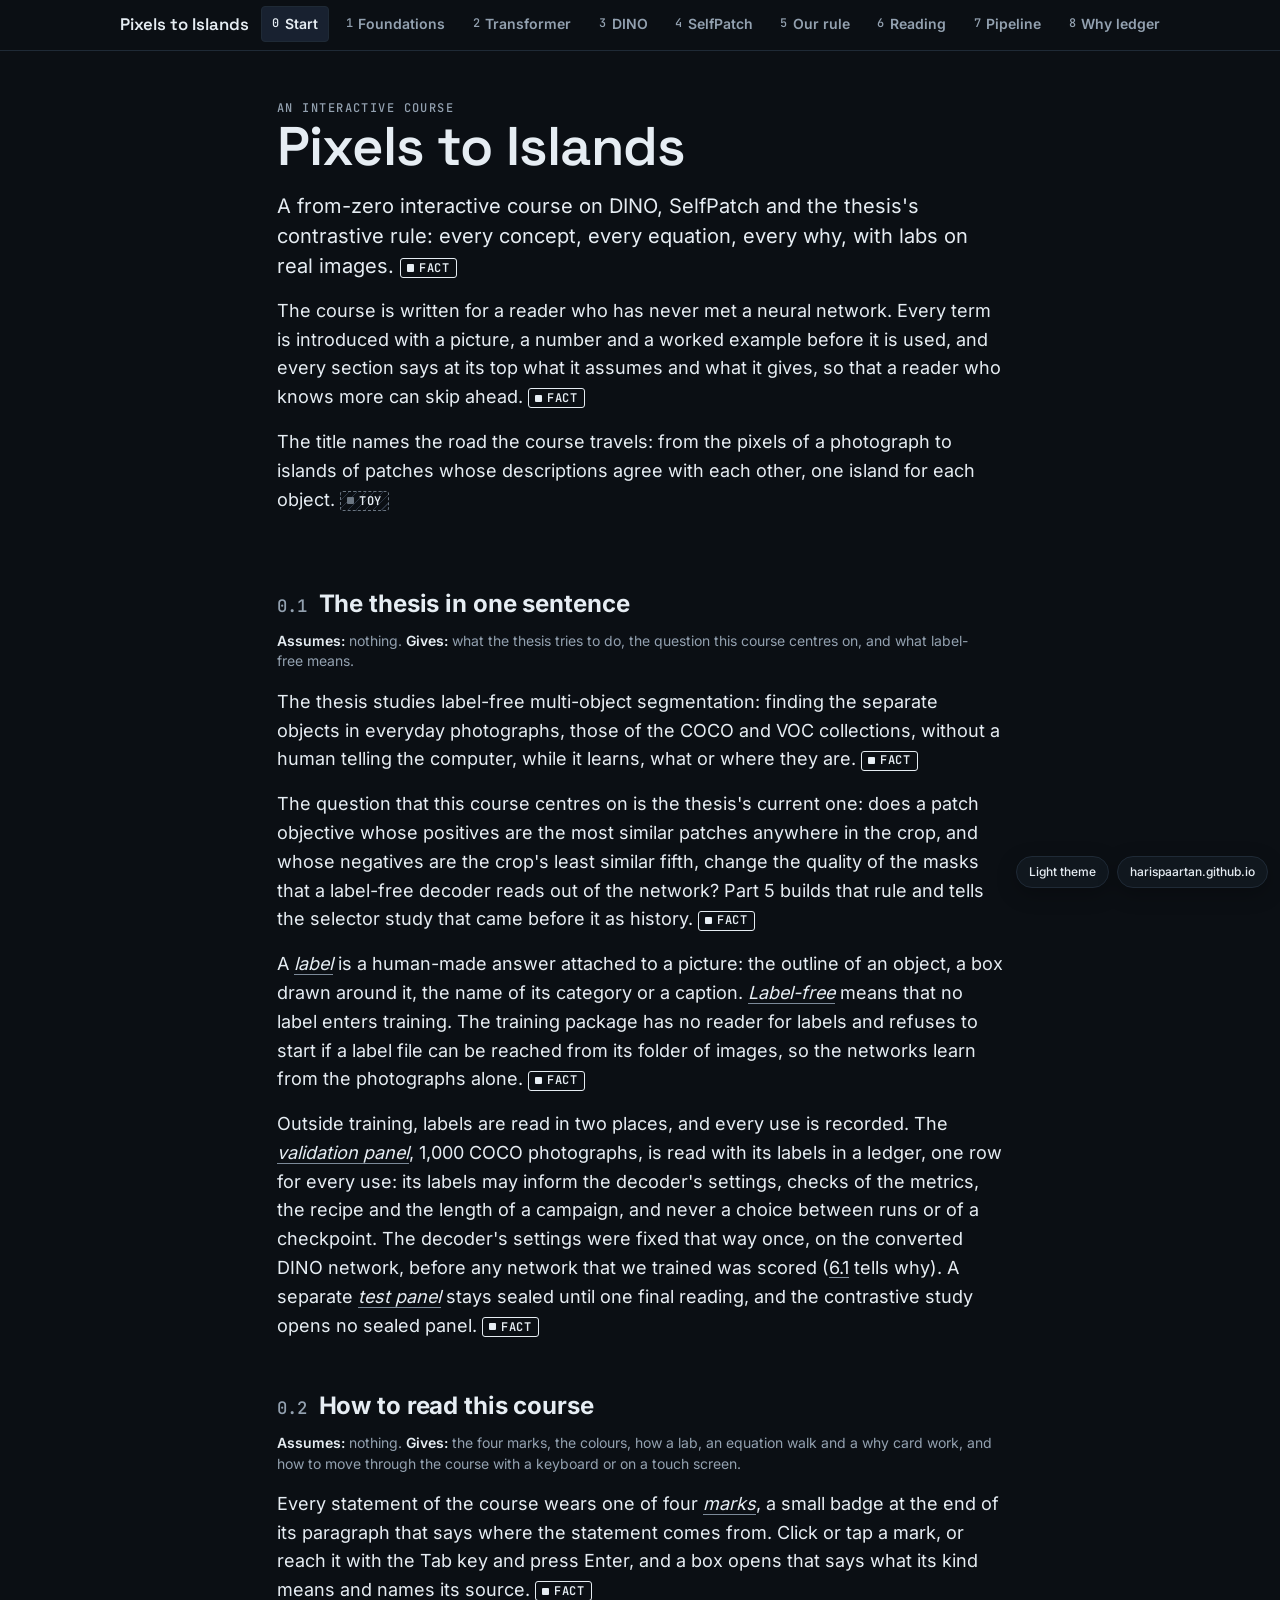
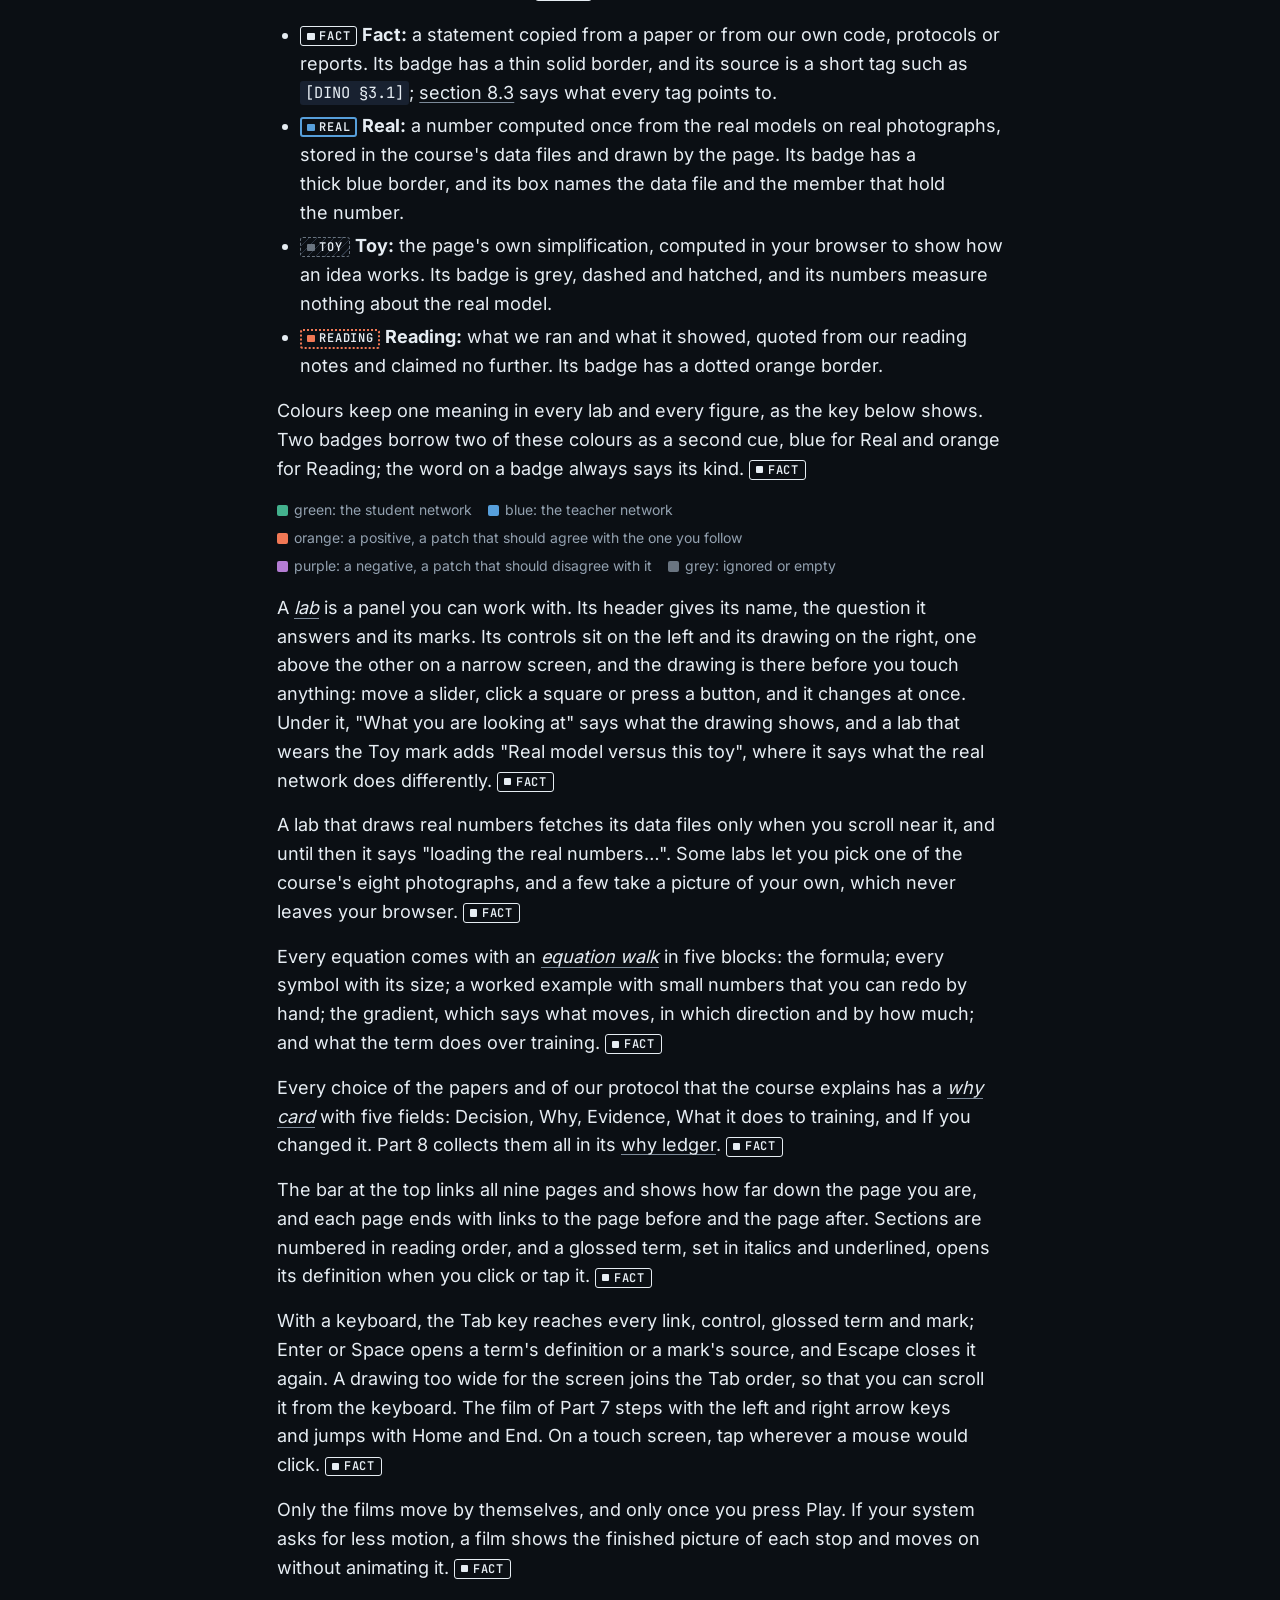
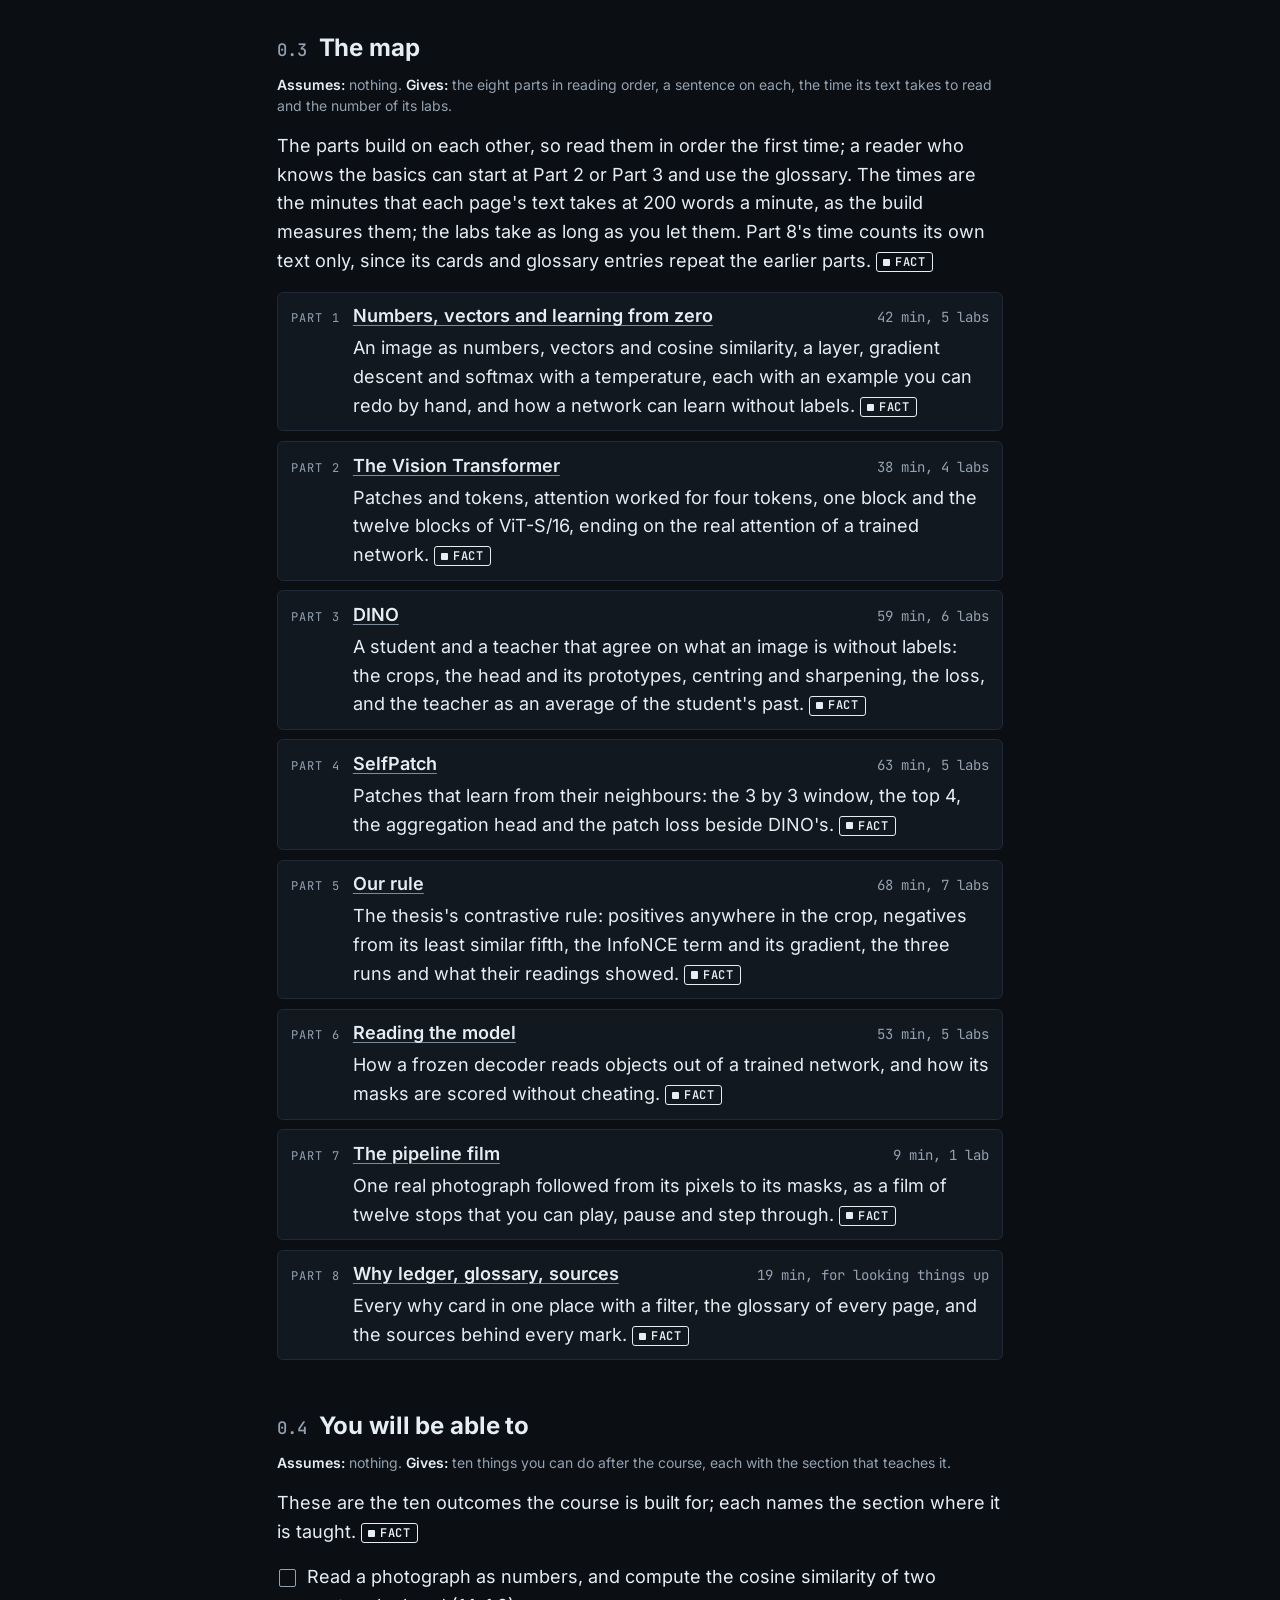
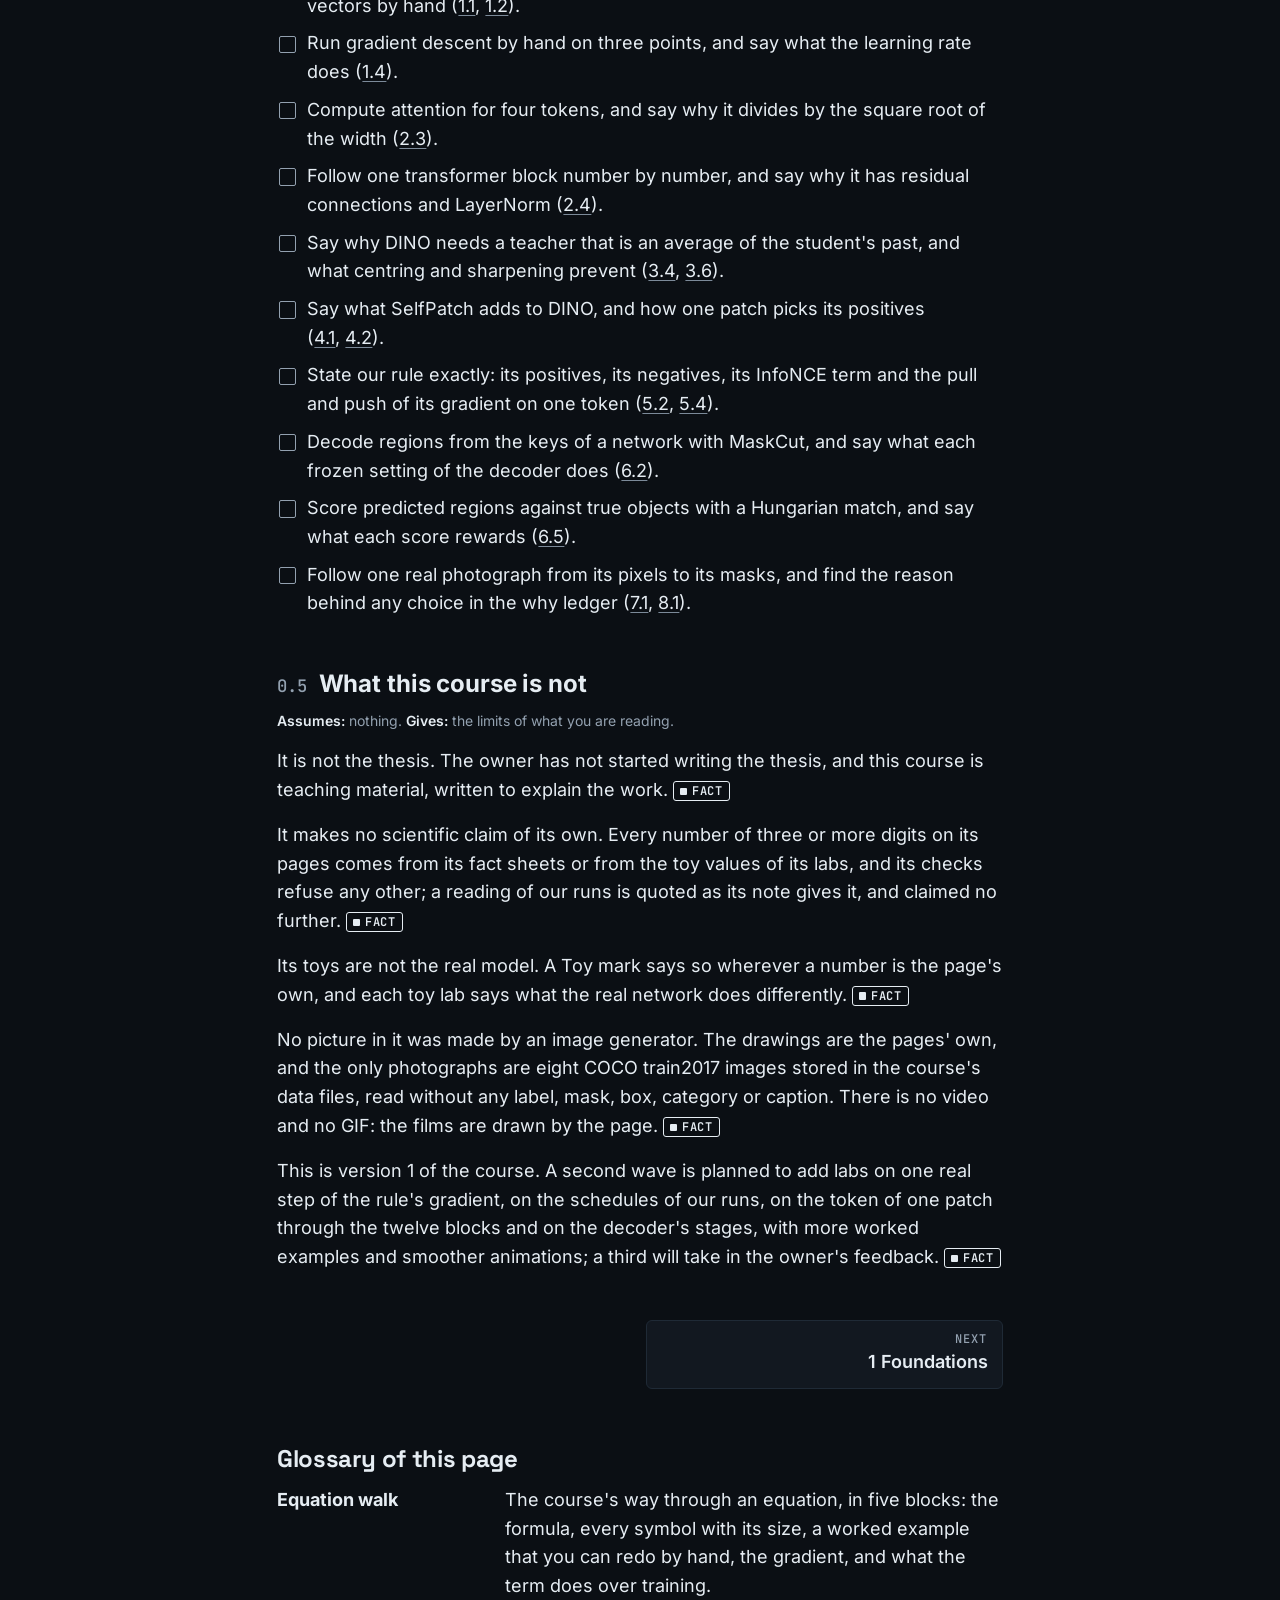
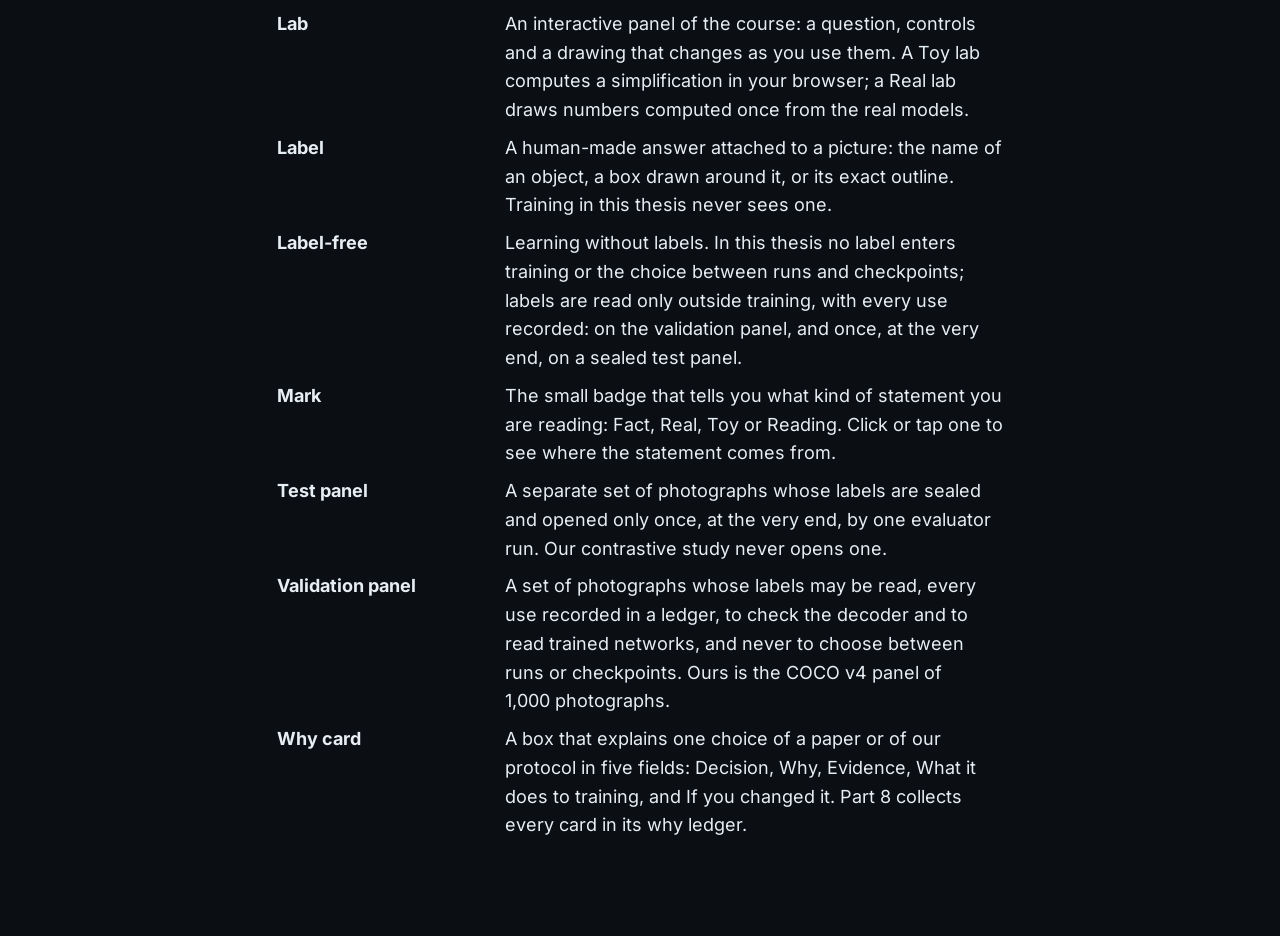
<file: index.html>
<!doctype html>
<html lang="en">
<head>
<meta charset="utf-8">
<meta name="viewport" content="width=device-width, initial-scale=1">
<meta name="description" content="Pixels to Islands: a from-zero interactive course on DINO, SelfPatch and the contrastive patch-selection rule of Harithas Harikaran's master's thesis, with labs on real images.">
<title>Pixels to Islands</title>
<style>
:root{--c-paper:#EEF1F4;--c-ink:#14181D;--c-muted:#4C5661;--c-line:#C9D1DA;--c-sunken:#E2E7EC}
@media (prefers-color-scheme:dark){:root:not([data-theme="light"]){--c-paper:#0F1418;--c-ink:#ECEFF3;--c-muted:#A6B0BB;--c-line:#2A343E;--c-sunken:#1C242B}}
:root[data-theme="dark"]{--c-paper:#0F1418;--c-ink:#ECEFF3;--c-muted:#A6B0BB;--c-line:#2A343E;--c-sunken:#1C242B}
body{margin:0;background:var(--c-paper);color:var(--c-ink)}
.topbar{position:sticky;top:env(safe-area-inset-top,0px);z-index:50;background:var(--c-paper);border-bottom:1px solid var(--c-line)}
.topbar-inner{box-sizing:border-box;max-width:1072px;margin:0 auto;padding:0 16px;min-height:3rem;display:flex;align-items:center;gap:.75rem}
.topbar-title{font:600 1.05rem/1.2 Georgia,serif;color:var(--c-ink);text-decoration:none;white-space:nowrap}
.topbar-parts{display:flex;gap:.3rem;margin:0 0 0 auto;padding:0;list-style:none;overflow-x:auto;min-width:0}
.topbar-parts>li{flex:none;margin:0}
.topbar-part{display:inline-flex;align-items:center;gap:.4em;min-height:2.25rem;padding:.35rem .65rem;font:600 .875rem/1.1 system-ui,sans-serif;color:var(--c-muted);text-decoration:none;white-space:nowrap;border-radius:4px}
.topbar-part[aria-current]{color:var(--c-ink);background:var(--c-sunken)}
.progress{height:2px}
@media (max-width:1099.98px){.topbar-title{display:none}}
@media (max-width:879.98px){.topbar-label{display:none}.topbar-part[aria-current] .topbar-label{display:inline}}
@media (max-width:559.98px){.topbar-parts{flex:1 1 auto;margin-left:0}.topbar-parts>li{flex:1 1 0;min-width:0}.topbar-part{width:100%;justify-content:center;padding:.35rem .2rem}.topbar-part[aria-current] .topbar-label{display:none}}
</style>
<link rel="stylesheet" href="assets/fonts.css">
<link rel="stylesheet" href="assets/styles.css">
<link rel="stylesheet" href="assets/theme-portfolio.css">
<link rel="icon" href="assets/favicon.svg" type="image/svg+xml">
<script>try{if(localStorage.getItem('hh-theme')==='light')document.documentElement.setAttribute('data-theme','light')}catch(e){}</script>

<!-- Generated by docs/research/explainer_v2_2026-10-13/build/assemble.py from the parts under src/; edit those, not this file. -->
</head>
<body>
<nav class="topbar" id="topbar" aria-label="The pages of this course">
  <div class="topbar-inner">
    <a class="topbar-title" href="index.html">Pixels to Islands</a>
    <ul class="topbar-parts">
      <li><a class="topbar-part" href="index.html" aria-current="page" aria-label="Start" title="Start"><span class="topbar-num" aria-hidden="true">0</span><span class="topbar-label" aria-hidden="true">Start</span></a></li>
      <li><a class="topbar-part" href="p1-foundations.html" aria-label="Part 1: Foundations" title="Part 1: Foundations"><span class="topbar-num" aria-hidden="true">1</span><span class="topbar-label" aria-hidden="true">Foundations</span></a></li>
      <li><a class="topbar-part" href="p2-vit.html" aria-label="Part 2: Transformer" title="Part 2: Transformer"><span class="topbar-num" aria-hidden="true">2</span><span class="topbar-label" aria-hidden="true">Transformer</span></a></li>
      <li><a class="topbar-part" href="p3-dino.html" aria-label="Part 3: DINO" title="Part 3: DINO"><span class="topbar-num" aria-hidden="true">3</span><span class="topbar-label" aria-hidden="true">DINO</span></a></li>
      <li><a class="topbar-part" href="p4-selfpatch.html" aria-label="Part 4: SelfPatch" title="Part 4: SelfPatch"><span class="topbar-num" aria-hidden="true">4</span><span class="topbar-label" aria-hidden="true">SelfPatch</span></a></li>
      <li><a class="topbar-part" href="p5-rule.html" aria-label="Part 5: Our rule" title="Part 5: Our rule"><span class="topbar-num" aria-hidden="true">5</span><span class="topbar-label" aria-hidden="true">Our rule</span></a></li>
      <li><a class="topbar-part" href="p6-reading.html" aria-label="Part 6: Reading" title="Part 6: Reading"><span class="topbar-num" aria-hidden="true">6</span><span class="topbar-label" aria-hidden="true">Reading</span></a></li>
      <li><a class="topbar-part" href="p7-pipeline.html" aria-label="Part 7: Pipeline" title="Part 7: Pipeline"><span class="topbar-num" aria-hidden="true">7</span><span class="topbar-label" aria-hidden="true">Pipeline</span></a></li>
      <li><a class="topbar-part" href="p8-ledger.html" aria-label="Part 8: Why ledger" title="Part 8: Why ledger"><span class="topbar-num" aria-hidden="true">8</span><span class="topbar-label" aria-hidden="true">Why ledger</span></a></li>
    </ul>
  </div>
  <div class="progress" aria-hidden="true"><span class="progress-bar"></span></div>
</nav>
<main class="page p0" id="top" data-page="index">
<!-- Part 0 of "Pixels to Islands" (index.html, the start page), written by Task 12 of the build plan
     docs/superpowers/plans/2026-10-13-explainer-v2-build.md from spec section 4 (Part 0) and section 3. The host wraps
     this page, so the assembler gives it no document skeleton. The minutes in the map are filled in by
     build/assemble.py: each empty span data-minutes="<page id>" becomes the minutes of that page's copy at 200 words a
     minute (the figures of src/reading_times.json), so a change to a page's copy needs only a rebuild. The lab counts
     are those of spec section 7 (EXPECTED_LABS in tests/check_page.py). Every number of three or more digits comes
     from facts/course_facts.json, facts/bundle_facts.json or src/labs_defaults.json. -->
<header class="prologue" id="prologue">
  <p class="eyebrow">An interactive course</p>
  <h1 class="page-title">Pixels to Islands</h1>
  <p class="lede">A from-zero interactive course on DINO, SelfPatch and the thesis's contrastive rule: every concept, every equation, every why, with labs on real images. <span class="mark mark-fact" data-source="[spec 2026-10-13 §2]">Fact</span></p>
  <p>The course is written for a reader who has never met a neural network. Every term is introduced with a picture, a number and a worked example before it is used, and every section says at its top what it assumes and what it gives, so that a reader who knows more can skip ahead. <span class="mark mark-fact" data-source="[spec 2026-10-13 §3]">Fact</span></p>
  <p>The title names the road the course travels: from the pixels of a photograph to islands of patches whose descriptions agree with each other, one island for each object. <span class="mark mark-toy">Toy</span></p>
</header>

<section class="sec" id="s0-1">
  <h2 class="sec-title" id="s0-1-title"><span class="sec-num">0.1</span> The thesis in one sentence</h2>
  <p class="sec-meta"><strong>Assumes:</strong> nothing. <strong>Gives:</strong> what the thesis tries to do, the question this course centres on, and what label-free means.</p>

  <p>The thesis studies label-free multi-object segmentation: finding the separate objects in everyday photographs, those of the COCO and VOC collections, without a human telling the computer, while it learns, what or where they are. <span class="mark mark-fact" data-source="[AGENTS.md, Scope and authorization]">Fact</span></p>

  <p>The question that this course centres on is the thesis's current one: does a patch objective whose positives are the most similar patches anywhere in the crop, and whose negatives are the crop's least similar fifth, change the quality of the masks that a label-free decoder reads out of the network? Part 5 builds that rule and tells the selector study that came before it as history. <span class="mark mark-fact" data-source="[protocol 2026-10-08 §2; spec 2026-10-13 §1]">Fact</span></p>

  <p>A <dfn data-term="label">label</dfn> is a human-made answer attached to a picture: the outline of an object, a box drawn around it, the name of its category or a caption. <dfn data-term="label-free">Label-free</dfn> means that no label enters training. The training package has no reader for labels and refuses to start if a label file can be reached from its folder of images, so the networks learn from the photographs alone. <span class="mark mark-fact" data-source="[our code: cluster/README.md; our architecture proposal §1.1; AGENTS.md, Labels and evidence]">Fact</span></p>

  <p>Outside training, labels are read in two places, and every use is recorded. The <dfn data-term="validation panel">validation panel</dfn>, 1,000 COCO photographs, is read with its labels in a ledger, one row for every use: its labels may inform the decoder's settings, checks of the metrics, the recipe and the length of a campaign, and never a choice between runs or of a checkpoint. The decoder's settings were fixed that way once, on the converted DINO network, before any network that we trained was scored (<a href="p6-reading.html#s6-1">6.1</a> tells why). A separate <dfn data-term="test panel">test panel</dfn> stays sealed until one final reading, and the contrastive study opens no sealed panel. <span class="mark mark-fact" data-source="[our architecture proposal §1.1; our report §8.1; our report §3.2; our run spec]">Fact</span></p>
</section>

<section class="sec" id="s0-2">
  <h2 class="sec-title" id="s0-2-title"><span class="sec-num">0.2</span> How to read this course</h2>
  <p class="sec-meta"><strong>Assumes:</strong> nothing. <strong>Gives:</strong> the four marks, the colours, how a lab, an equation walk and a why card work, and how to move through the course with a keyboard or on a touch screen.</p>

  <p>Every statement of the course wears one of four <dfn data-term="mark">marks</dfn>, a small badge at the end of its paragraph that says where the statement comes from. Click or tap a mark, or reach it with the Tab key and press Enter, and a box opens that says what its kind means and names its source. <span class="mark mark-fact" data-source="[spec 2026-10-13 §3; course code: src/boot.js, the mark popovers; src/styles.css, .mark]">Fact</span></p>
  <ul>
    <li><span class="mark mark-fact" data-source="[spec 2026-10-13 §3]">Fact</span> <strong>Fact:</strong> a statement copied from a paper or from our own code, protocols or reports. Its badge has a thin solid border, and its source is a short tag such as <code>[DINO §3.1]</code>; <a href="p8-ledger.html#s8-3">section 8.3</a> says what every tag points to.</li>
    <li><span class="mark mark-real" data-bundle="followed.json#anchor">Real</span> <strong>Real:</strong> a number computed once from the real models on real photographs, stored in the course's data files and drawn by the page. Its badge has a thick blue border, and its box names the data file and the member that hold the number.</li>
    <li><span class="mark mark-toy">Toy</span> <strong>Toy:</strong> the page's own simplification, computed in your browser to show how an idea works. Its badge is grey, dashed and hatched, and its numbers measure nothing about the real model.</li>
    <li><span class="mark mark-reading" data-source="[reading 2026-10-11, run 2]">Reading</span> <strong>Reading:</strong> what we ran and what it showed, quoted from our reading notes and claimed no further. Its badge has a dotted orange border.</li>
  </ul>

  <p>Colours keep one meaning in every lab and every figure, as the key below shows. Two badges borrow two of these colours as a second cue, blue for Real and orange for Reading; the word on a badge always says its kind. <span class="mark mark-fact" data-source="[spec 2026-10-13 §3; course code: src/styles.css, .mark]">Fact</span></p>
  <ul class="legend" aria-label="What the colours mean">
    <li class="role-student">green: the student network</li>
    <li class="role-teacher">blue: the teacher network</li>
    <li class="role-positive">orange: a positive, a patch that should agree with the one you follow</li>
    <li class="role-negative">purple: a negative, a patch that should disagree with it</li>
    <li class="role-ignored">grey: ignored or empty</li>
  </ul>

  <p>A <dfn data-term="lab">lab</dfn> is a panel you can work with. Its header gives its name, the question it answers and its marks. Its controls sit on the left and its drawing on the right, one above the other on a narrow screen, and the drawing is there before you touch anything: move a slider, click a square or press a button, and it changes at once. Under it, "What you are looking at" says what the drawing shows, and a lab that wears the Toy mark adds "Real model versus this toy", where it says what the real network does differently. <span class="mark mark-fact" data-source="[spec 2026-10-13 §7, §11; course code: src/styles.css, .lab-body; tests/check_page.py, check_labs]">Fact</span></p>

  <p>A lab that draws real numbers fetches its data files only when you scroll near it, and until then it says "loading the real numbers…". Some labs let you pick one of the course's eight photographs, and a few take a picture of your own, which never leaves your browser. <span class="mark mark-fact" data-source="[course code: src/boot.js, scheduleNeedy and imageChooser; plan 2026-10-13, decision 5]">Fact</span></p>

  <p>Every equation comes with an <dfn data-term="equation walk">equation walk</dfn> in five blocks: the formula; every symbol with its size; a worked example with small numbers that you can redo by hand; the gradient, which says what moves, in which direction and by how much; and what the term does over training. <span class="mark mark-fact" data-source="[spec 2026-10-13 §6]">Fact</span></p>

  <p>Every choice of the papers and of our protocol that the course explains has a <dfn data-term="why card">why card</dfn> with five fields: Decision, Why, Evidence, What it does to training, and If you changed it. Part 8 collects them all in its <a href="p8-ledger.html#s8-1">why ledger</a>. <span class="mark mark-fact" data-source="[spec 2026-10-13 §5]">Fact</span></p>

  <p>The bar at the top links all nine pages and shows how far down the page you are, and each page ends with links to the page before and the page after. Sections are numbered in reading order, and a glossed term, set in italics and underlined, opens its definition when you click or tap it. <span class="mark mark-fact" data-source="[course code: build/assemble.py, topbar_html and pager_html; src/boot.js, prepareTerms; src/styles.css, dfn[data-term]]">Fact</span></p>

  <p>With a keyboard, the Tab key reaches every link, control, glossed term and mark; Enter or Space opens a term's definition or a mark's source, and Escape closes it again. A drawing too wide for the screen joins the Tab order, so that you can scroll it from the keyboard. The film of Part 7 steps with the left and right arrow keys and jumps with Home and End. On a touch screen, tap wherever a mouse would click. <span class="mark mark-fact" data-source="[course code: src/boot.js, onKeydown and refreshScrollables; src/scenes.js, Scenes.create]">Fact</span></p>

  <p>Only the films move by themselves, and only once you press Play. If your system asks for less motion, a film shows the finished picture of each stop and moves on without animating it. <span class="mark mark-fact" data-source="[spec 2026-10-13 §11; course code: src/scenes.js, Scenes.create]">Fact</span></p>
</section>

<section class="sec" id="s0-3">
  <h2 class="sec-title" id="s0-3-title"><span class="sec-num">0.3</span> The map</h2>
  <p class="sec-meta"><strong>Assumes:</strong> nothing. <strong>Gives:</strong> the eight parts in reading order, a sentence on each, the time its text takes to read and the number of its labs.</p>

  <p>The parts build on each other, so read them in order the first time; a reader who knows the basics can start at Part 2 or Part 3 and use the glossary. The times are the minutes that each page's text takes at 200 words a minute, as the build measures them; the labs take as long as you let them. Part 8's time counts its own text only, since its cards and glossary entries repeat the earlier parts. <span class="mark mark-fact" data-source="[spec 2026-10-13 §2; course code: build/assemble.py, count_words; src/reading_times.json]">Fact</span></p>

  <ol class="map">
    <li><span class="map-part">Part 1</span> <a class="map-link" href="p1-foundations.html">Numbers, vectors and learning from zero</a> <span class="map-time">42 min, 5 labs</span> <span class="map-sentence">An image as numbers, vectors and cosine similarity, a layer, gradient descent and softmax with a temperature, each with an example you can redo by hand, and how a network can learn without labels. <span class="mark mark-fact" data-source="[spec 2026-10-13 §4, Part 1]">Fact</span></span></li>
    <li><span class="map-part">Part 2</span> <a class="map-link" href="p2-vit.html">The Vision Transformer</a> <span class="map-time">38 min, 4 labs</span> <span class="map-sentence">Patches and tokens, attention worked for four tokens, one block and the twelve blocks of ViT-S/16, ending on the real attention of a trained network. <span class="mark mark-fact" data-source="[spec 2026-10-13 §4, Part 2]">Fact</span></span></li>
    <li><span class="map-part">Part 3</span> <a class="map-link" href="p3-dino.html">DINO</a> <span class="map-time">59 min, 6 labs</span> <span class="map-sentence">A student and a teacher that agree on what an image is without labels: the crops, the head and its prototypes, centring and sharpening, the loss, and the teacher as an average of the student's past. <span class="mark mark-fact" data-source="[spec 2026-10-13 §4, Part 3]">Fact</span></span></li>
    <li><span class="map-part">Part 4</span> <a class="map-link" href="p4-selfpatch.html">SelfPatch</a> <span class="map-time">63 min, 5 labs</span> <span class="map-sentence">Patches that learn from their neighbours: the 3 by 3 window, the top 4, the aggregation head and the patch loss beside DINO's. <span class="mark mark-fact" data-source="[spec 2026-10-13 §4, Part 4]">Fact</span></span></li>
    <li><span class="map-part">Part 5</span> <a class="map-link" href="p5-rule.html">Our rule</a> <span class="map-time">68 min, 7 labs</span> <span class="map-sentence">The thesis's contrastive rule: positives anywhere in the crop, negatives from its least similar fifth, the InfoNCE term and its gradient, the three runs and what their readings showed. <span class="mark mark-fact" data-source="[spec 2026-10-13 §4, Part 5]">Fact</span></span></li>
    <li><span class="map-part">Part 6</span> <a class="map-link" href="p6-reading.html">Reading the model</a> <span class="map-time">53 min, 5 labs</span> <span class="map-sentence">How a frozen decoder reads objects out of a trained network, and how its masks are scored without cheating. <span class="mark mark-fact" data-source="[spec 2026-10-13 §4, Part 6]">Fact</span></span></li>
    <li><span class="map-part">Part 7</span> <a class="map-link" href="p7-pipeline.html">The pipeline film</a> <span class="map-time">9 min, 1 lab</span> <span class="map-sentence">One real photograph followed from its pixels to its masks, as a film of twelve stops that you can play, pause and step through. <span class="mark mark-fact" data-source="[spec 2026-10-13 §4, Part 7]">Fact</span></span></li>
    <li><span class="map-part">Part 8</span> <a class="map-link" href="p8-ledger.html">Why ledger, glossary, sources</a> <span class="map-time">19 min, for looking things up</span> <span class="map-sentence">Every why card in one place with a filter, the glossary of every page, and the sources behind every mark. <span class="mark mark-fact" data-source="[spec 2026-10-13 §4, Part 8]">Fact</span></span></li>
  </ol>
</section>

<section class="sec" id="s0-4">
  <h2 class="sec-title" id="s0-4-title"><span class="sec-num">0.4</span> You will be able to</h2>
  <p class="sec-meta"><strong>Assumes:</strong> nothing. <strong>Gives:</strong> ten things you can do after the course, each with the section that teaches it.</p>

  <p>These are the ten outcomes the course is built for; each names the section where it is taught. <span class="mark mark-fact" data-source="[spec 2026-10-13 §4, Part 0]">Fact</span></p>
  <ul class="outcomes">
    <li>Read a photograph as numbers, and compute the cosine similarity of two vectors by hand (<a href="p1-foundations.html#s1-1">1.1</a>, <a href="p1-foundations.html#s1-2">1.2</a>).</li>
    <li>Run gradient descent by hand on three points, and say what the learning rate does (<a href="p1-foundations.html#s1-4">1.4</a>).</li>
    <li>Compute attention for four tokens, and say why it divides by the square root of the width (<a href="p2-vit.html#s2-3">2.3</a>).</li>
    <li>Follow one transformer block number by number, and say why it has residual connections and LayerNorm (<a href="p2-vit.html#s2-4">2.4</a>).</li>
    <li>Say why DINO needs a teacher that is an average of the student's past, and what centring and sharpening prevent (<a href="p3-dino.html#s3-4">3.4</a>, <a href="p3-dino.html#s3-6">3.6</a>).</li>
    <li>Say what SelfPatch adds to DINO, and how one patch picks its positives (<a href="p4-selfpatch.html#s4-1">4.1</a>, <a href="p4-selfpatch.html#s4-2">4.2</a>).</li>
    <li>State our rule exactly: its positives, its negatives, its InfoNCE term and the pull and push of its gradient on one token (<a href="p5-rule.html#s5-2">5.2</a>, <a href="p5-rule.html#s5-4">5.4</a>).</li>
    <li>Decode regions from the keys of a network with MaskCut, and say what each frozen setting of the decoder does (<a href="p6-reading.html#s6-2">6.2</a>).</li>
    <li>Score predicted regions against true objects with a Hungarian match, and say what each score rewards (<a href="p6-reading.html#s6-5">6.5</a>).</li>
    <li>Follow one real photograph from its pixels to its masks, and find the reason behind any choice in the why ledger (<a href="p7-pipeline.html#s7-1">7.1</a>, <a href="p8-ledger.html#s8-1">8.1</a>).</li>
  </ul>
</section>

<section class="sec" id="s0-5">
  <h2 class="sec-title" id="s0-5-title"><span class="sec-num">0.5</span> What this course is not</h2>
  <p class="sec-meta"><strong>Assumes:</strong> nothing. <strong>Gives:</strong> the limits of what you are reading.</p>

  <p>It is not the thesis. The owner has not started writing the thesis, and this course is teaching material, written to explain the work. <span class="mark mark-fact" data-source="[spec 2026-10-13 §13; data/bundle_manifest.json (hygiene)]">Fact</span></p>

  <p>It makes no scientific claim of its own. Every number of three or more digits on its pages comes from its fact sheets or from the toy values of its labs, and its checks refuse any other; a reading of our runs is quoted as its note gives it, and claimed no further. <span class="mark mark-fact" data-source="[spec 2026-10-13 §3, §10, §13; course code: tests/check_page.py, copy_numbers]">Fact</span></p>

  <p>Its toys are not the real model. A Toy mark says so wherever a number is the page's own, and each toy lab says what the real network does differently. <span class="mark mark-fact" data-source="[spec 2026-10-13 §3, §7]">Fact</span></p>

  <p>No picture in it was made by an image generator. The drawings are the pages' own, and the only photographs are eight COCO train2017 images stored in the course's data files, read without any label, mask, box, category or caption. There is no video and no GIF: the films are drawn by the page. <span class="mark mark-fact" data-source="[spec 2026-10-13 §2, §9, §11, §13; data/bundle_manifest.json (hygiene)]">Fact</span></p>

  <p>This is version 1 of the course. A second wave is planned to add labs on one real step of the rule's gradient, on the schedules of our runs, on the token of one patch through the twelve blocks and on the decoder's stages, with more worked examples and smoother animations; a third will take in the owner's feedback. <span class="mark mark-fact" data-source="[spec 2026-10-13 §2, §7]">Fact</span></p>
</section>
<nav class="pager" aria-label="Previous and next page">
  <a class="pager-next" href="p1-foundations.html" rel="next"><span class="pager-dir">Next</span> <span class="pager-title">1 Foundations</span></a>
</nav>
<section class="end" id="glossary-section" aria-labelledby="glossary-section-title">
  <h2 id="glossary-section-title">Glossary of this page</h2>
  <dl id="glossary">
    <dt data-term="equation walk" id="gloss-equation-walk">Equation walk</dt>
    <dd>The course's way through an equation, in five blocks: the formula, every symbol with its size, a worked example that you can redo by hand, the gradient, and what the term does over training.</dd>
    <dt data-term="lab" id="gloss-lab">Lab</dt>
    <dd>An interactive panel of the course: a question, controls and a drawing that changes as you use them. A Toy lab computes a simplification in your browser; a Real lab draws numbers computed once from the real models.</dd>
    <dt data-term="label" id="gloss-label">Label</dt>
    <dd>A human-made answer attached to a picture: the name of an object, a box drawn around it, or its exact outline. Training in this thesis never sees one.</dd>
    <dt data-term="label-free" id="gloss-label-free">Label-free</dt>
    <dd>Learning without labels. In this thesis no label enters training or the choice between runs and checkpoints; labels are read only outside training, with every use recorded: on the validation panel, and once, at the very end, on a sealed test panel.</dd>
    <dt data-term="mark" id="gloss-mark">Mark</dt>
    <dd>The small badge that tells you what kind of statement you are reading: Fact, Real, Toy or Reading. Click or tap one to see where the statement comes from.</dd>
    <dt data-term="test panel" id="gloss-test-panel">Test panel</dt>
    <dd>A separate set of photographs whose labels are sealed and opened only once, at the very end, by one evaluator run. Our contrastive study never opens one.</dd>
    <dt data-term="validation panel" id="gloss-validation-panel">Validation panel</dt>
    <dd>A set of photographs whose labels may be read, every use recorded in a ledger, to check the decoder and to read trained networks, and never to choose between runs or checkpoints. Ours is the COCO v4 panel of 1,000 photographs.</dd>
    <dt data-term="why card" id="gloss-why-card">Why card</dt>
    <dd>A box that explains one choice of a paper or of our protocol in five fields: Decision, Why, Evidence, What it does to training, and If you changed it. Part 8 collects every card in its why ledger.</dd>
  </dl>
</section>
</main>
<script src="assets/core.js"></script>
<script src="assets/scenes.js"></script>
<script src="assets/toy_vit.js"></script>
<script src="assets/boot.js"></script>

<div class="pf-bar"><button type="button" id="pf-theme" aria-pressed="false">Light theme</button><a href="https://harispaartan.github.io/#research" title="Back to the portfolio">harispaartan.github.io</a></div>
<script>(function(){var b=document.getElementById('pf-theme');if(!b)return;var r=document.documentElement;function sync(){var l=r.getAttribute('data-theme')==='light';b.textContent=l?'Dark theme':'Light theme';b.setAttribute('aria-pressed',l?'true':'false');}b.addEventListener('click',function(){var l=r.getAttribute('data-theme')==='light';if(l)r.removeAttribute('data-theme');else r.setAttribute('data-theme','light');try{localStorage.setItem('hh-theme',l?'dark':'light')}catch(e){}sync();});sync();})();</script>
</body>
</html>
</file>
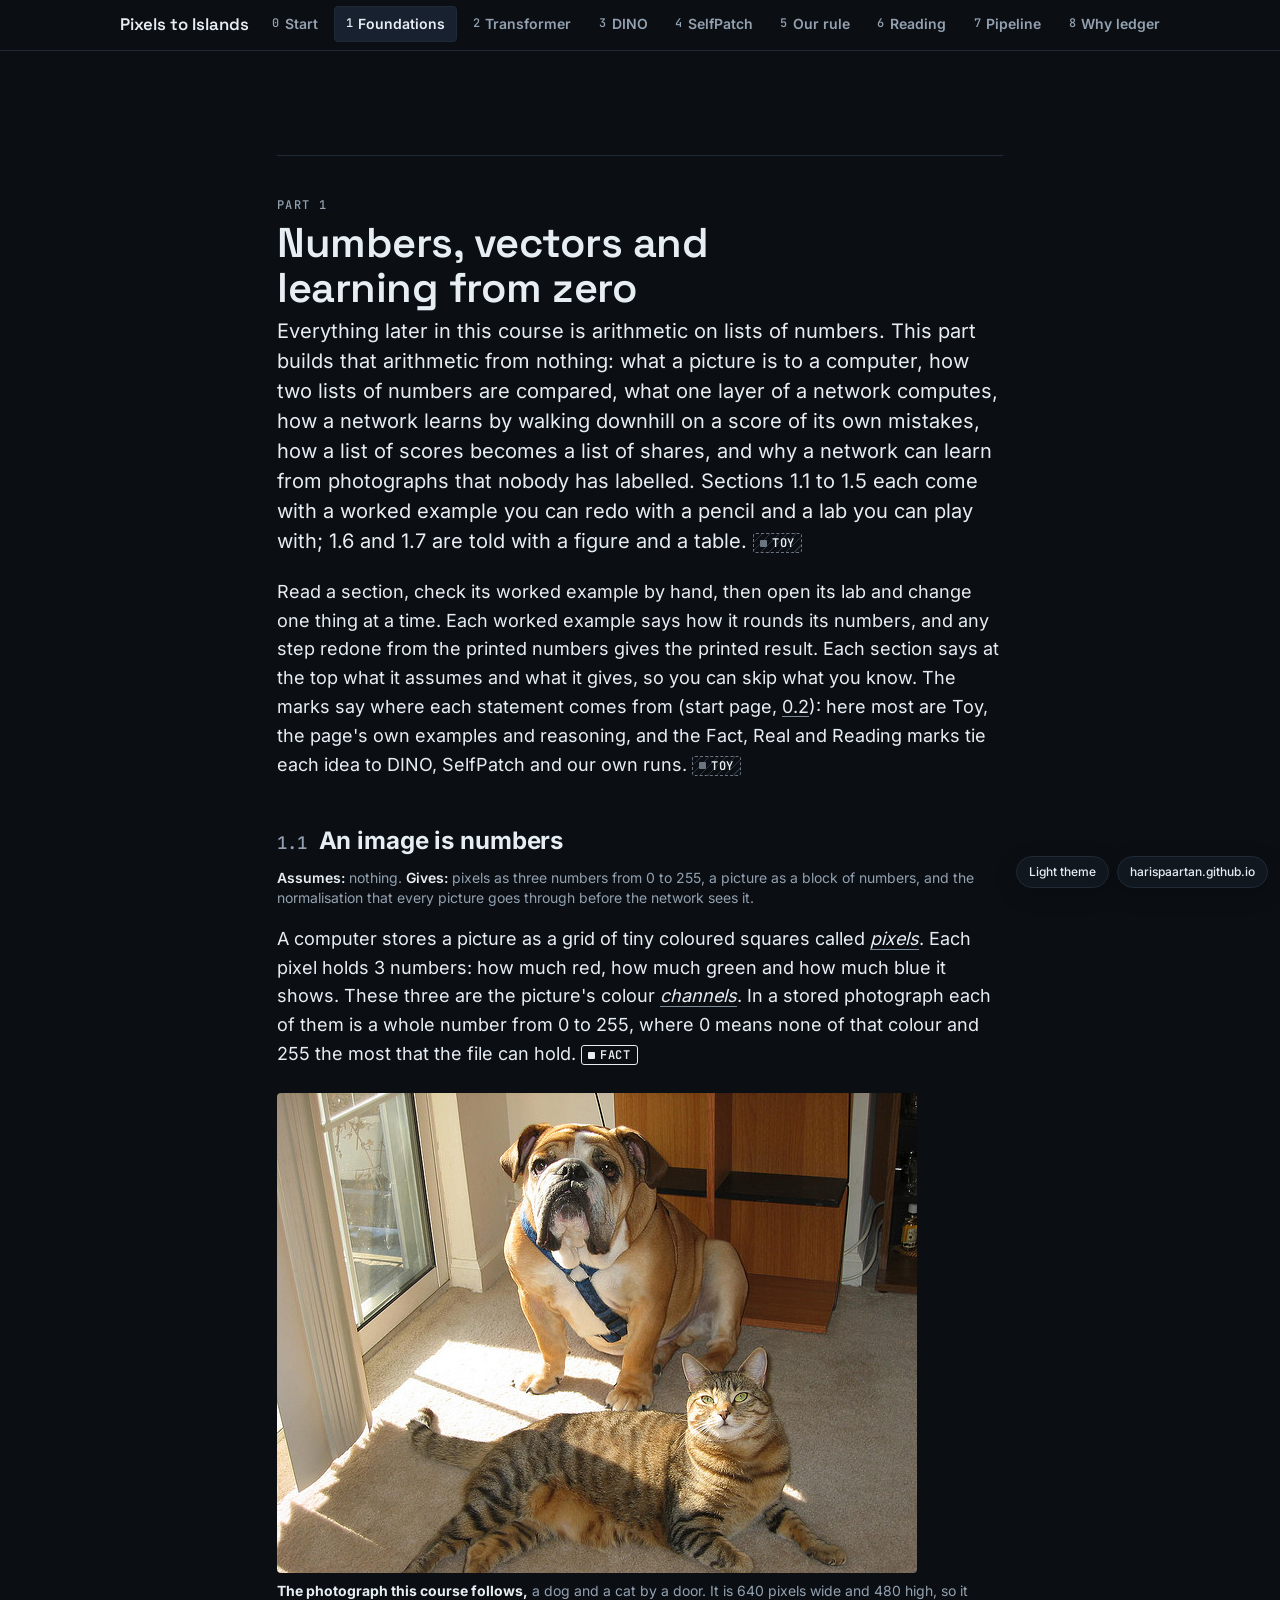
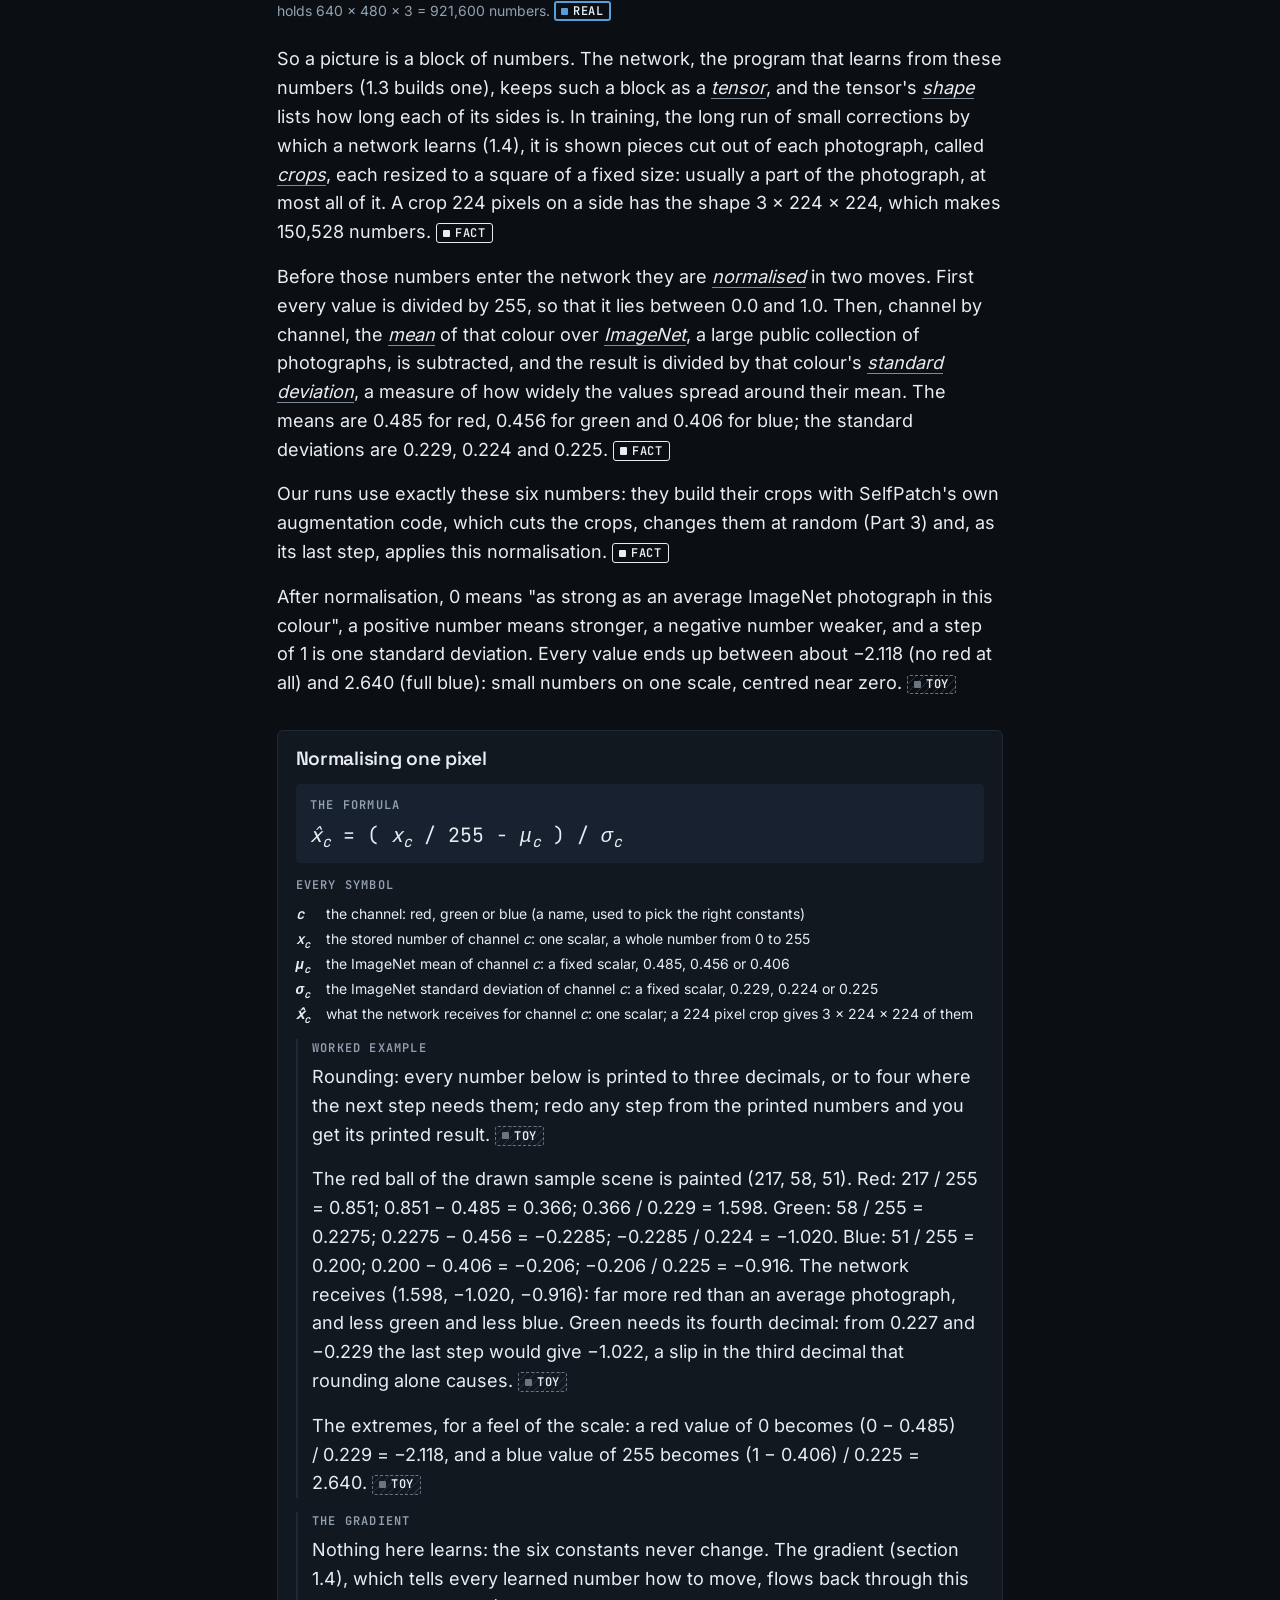
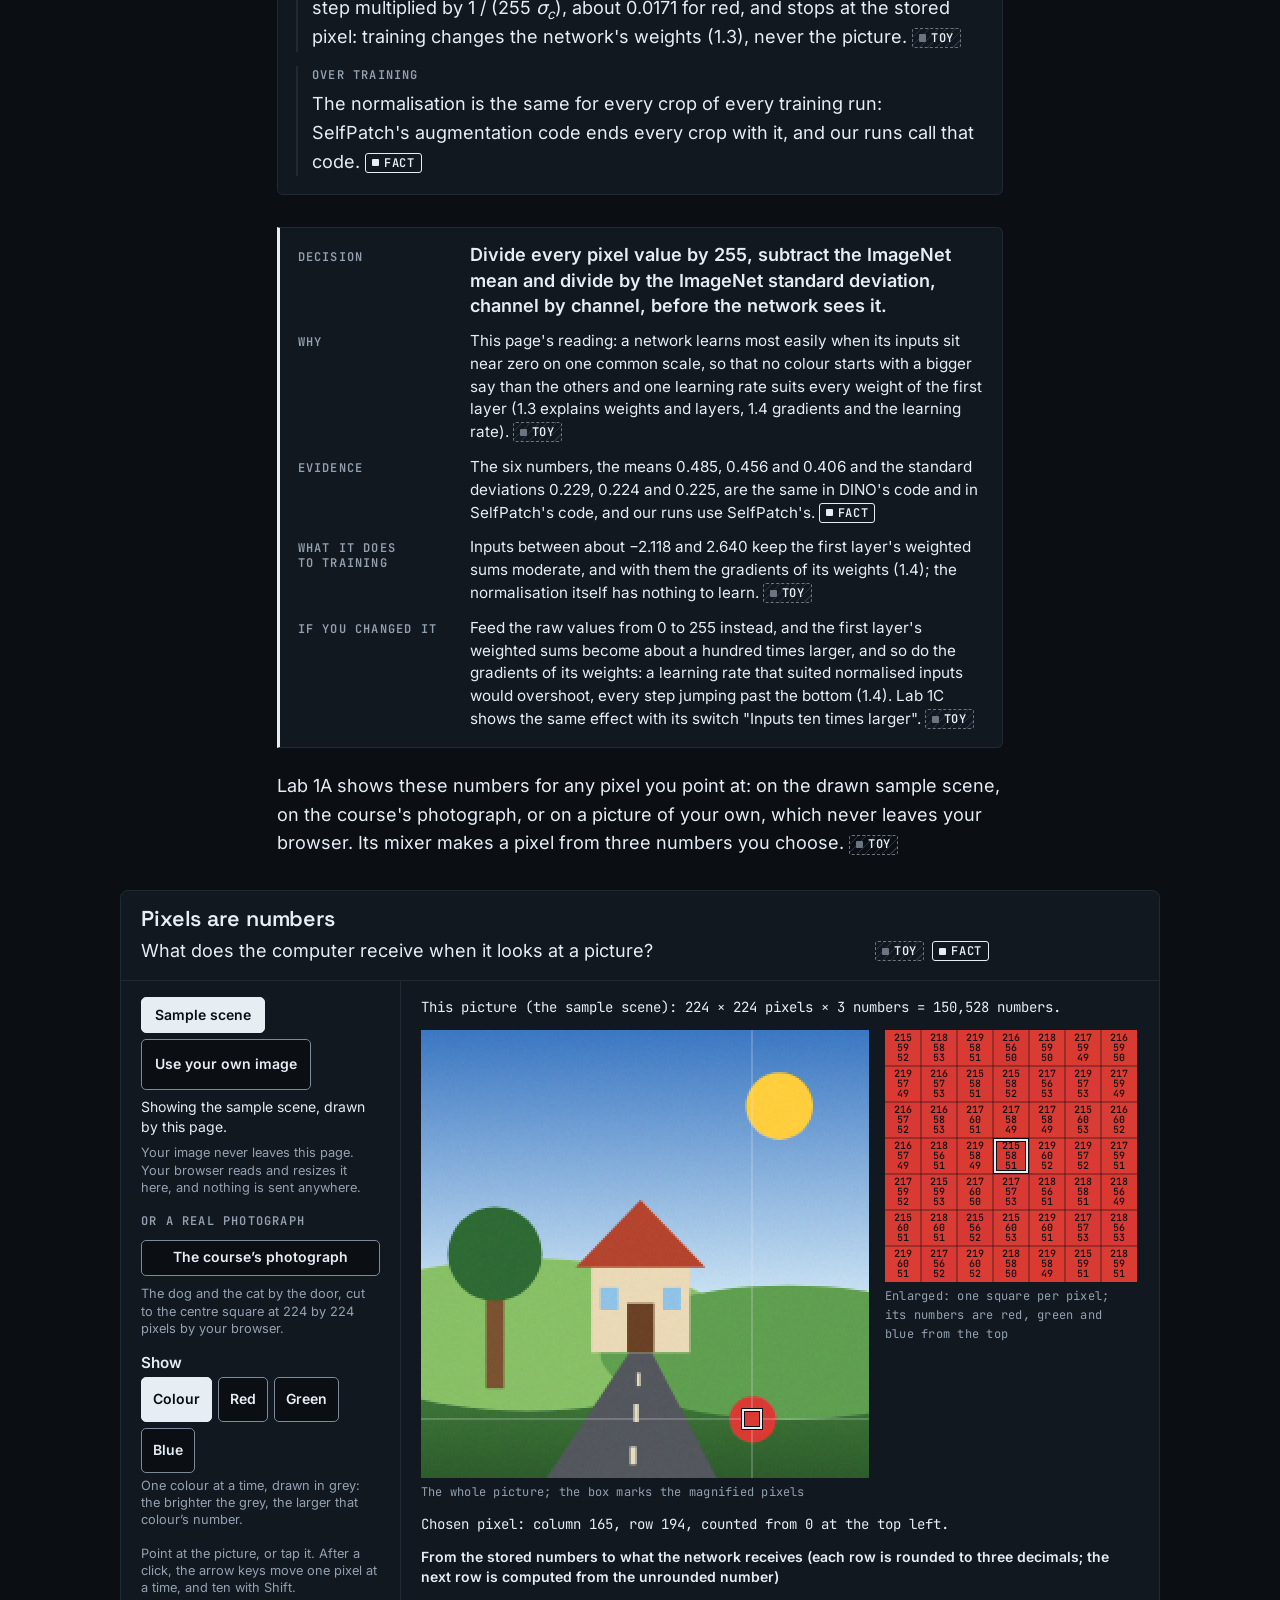
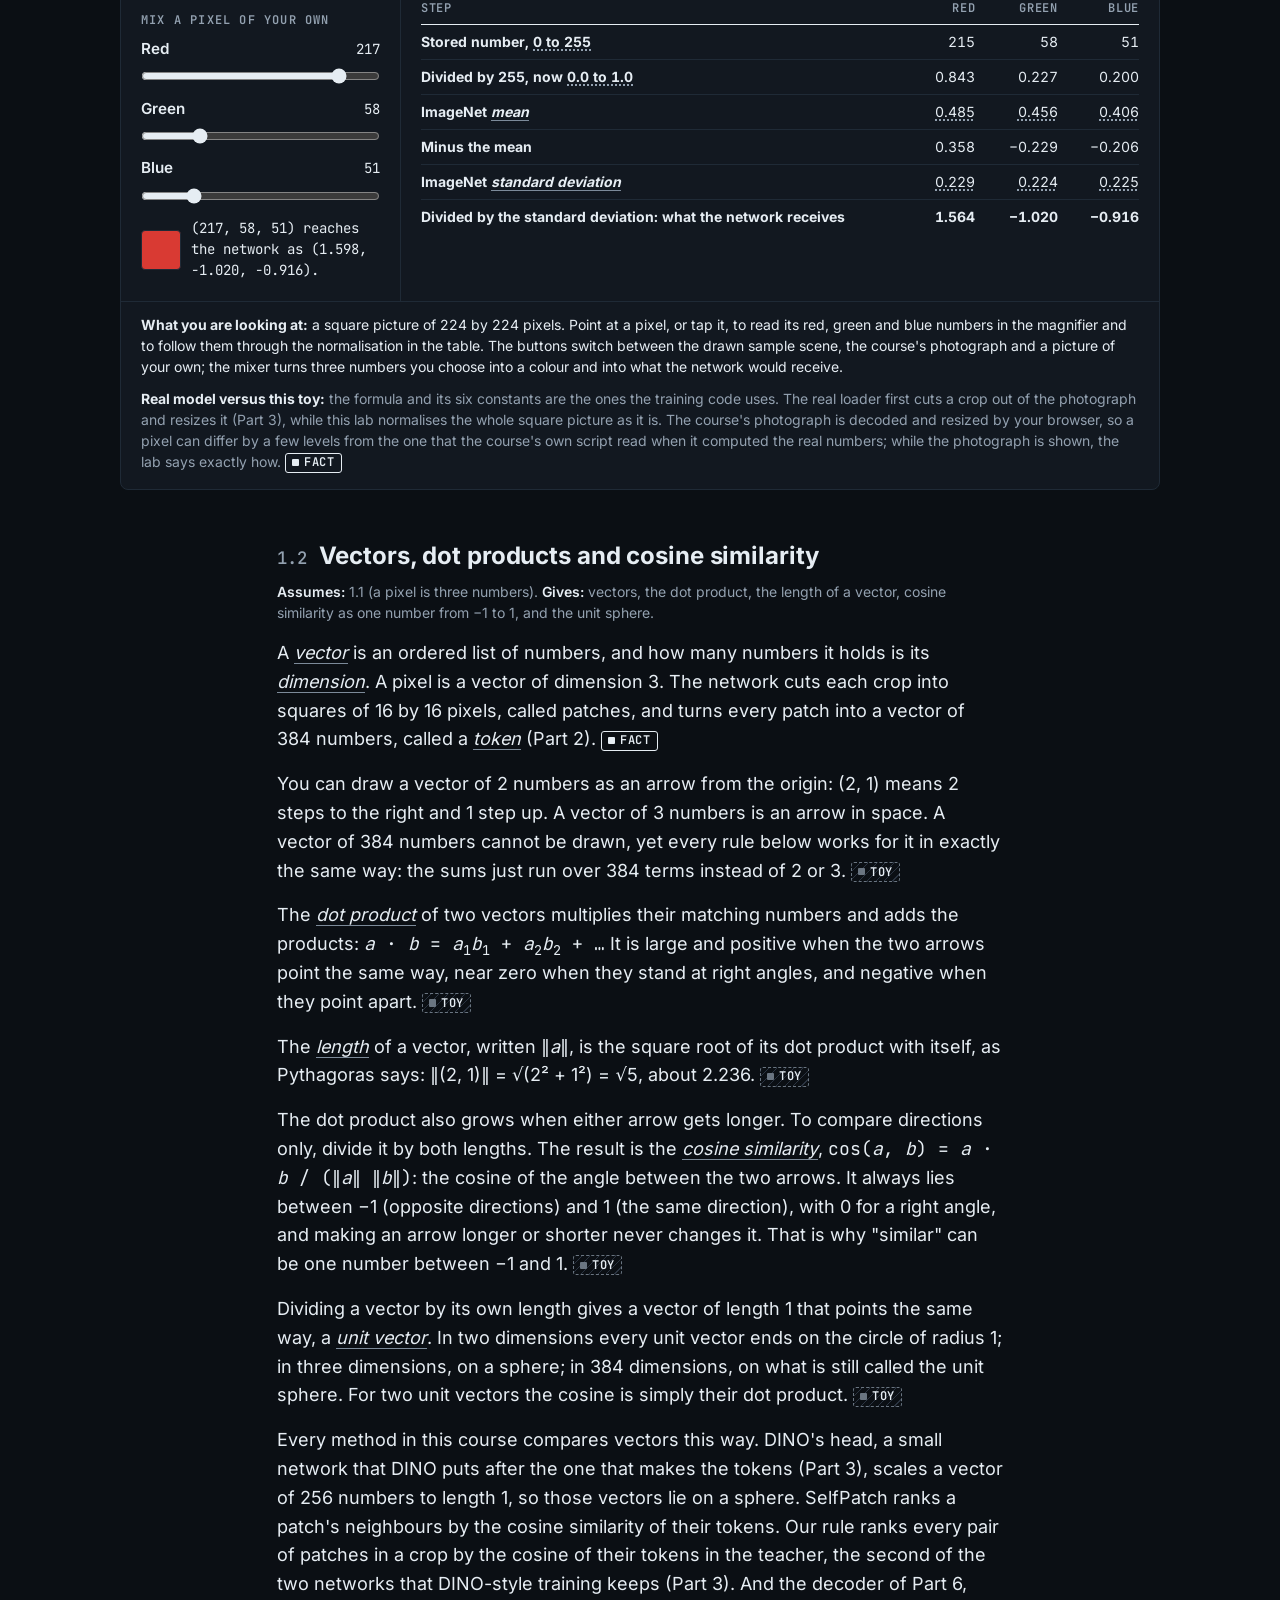
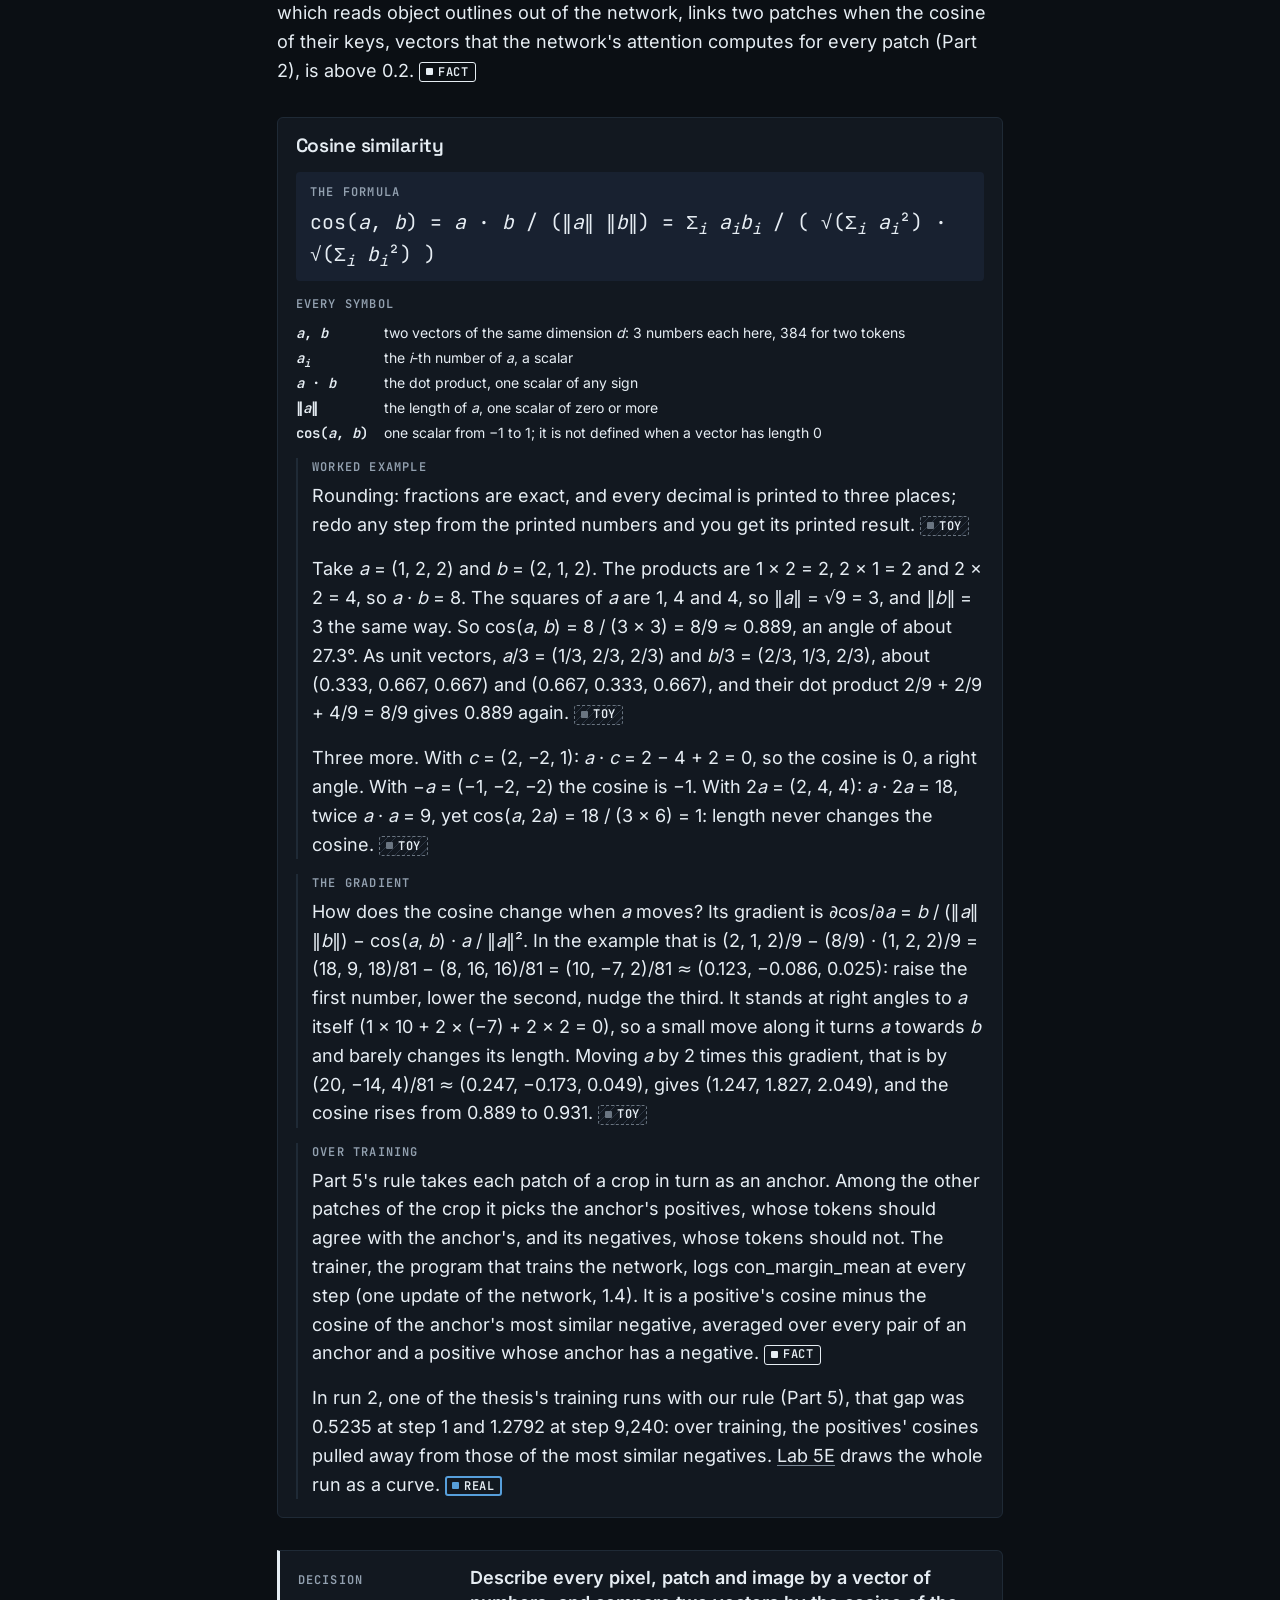
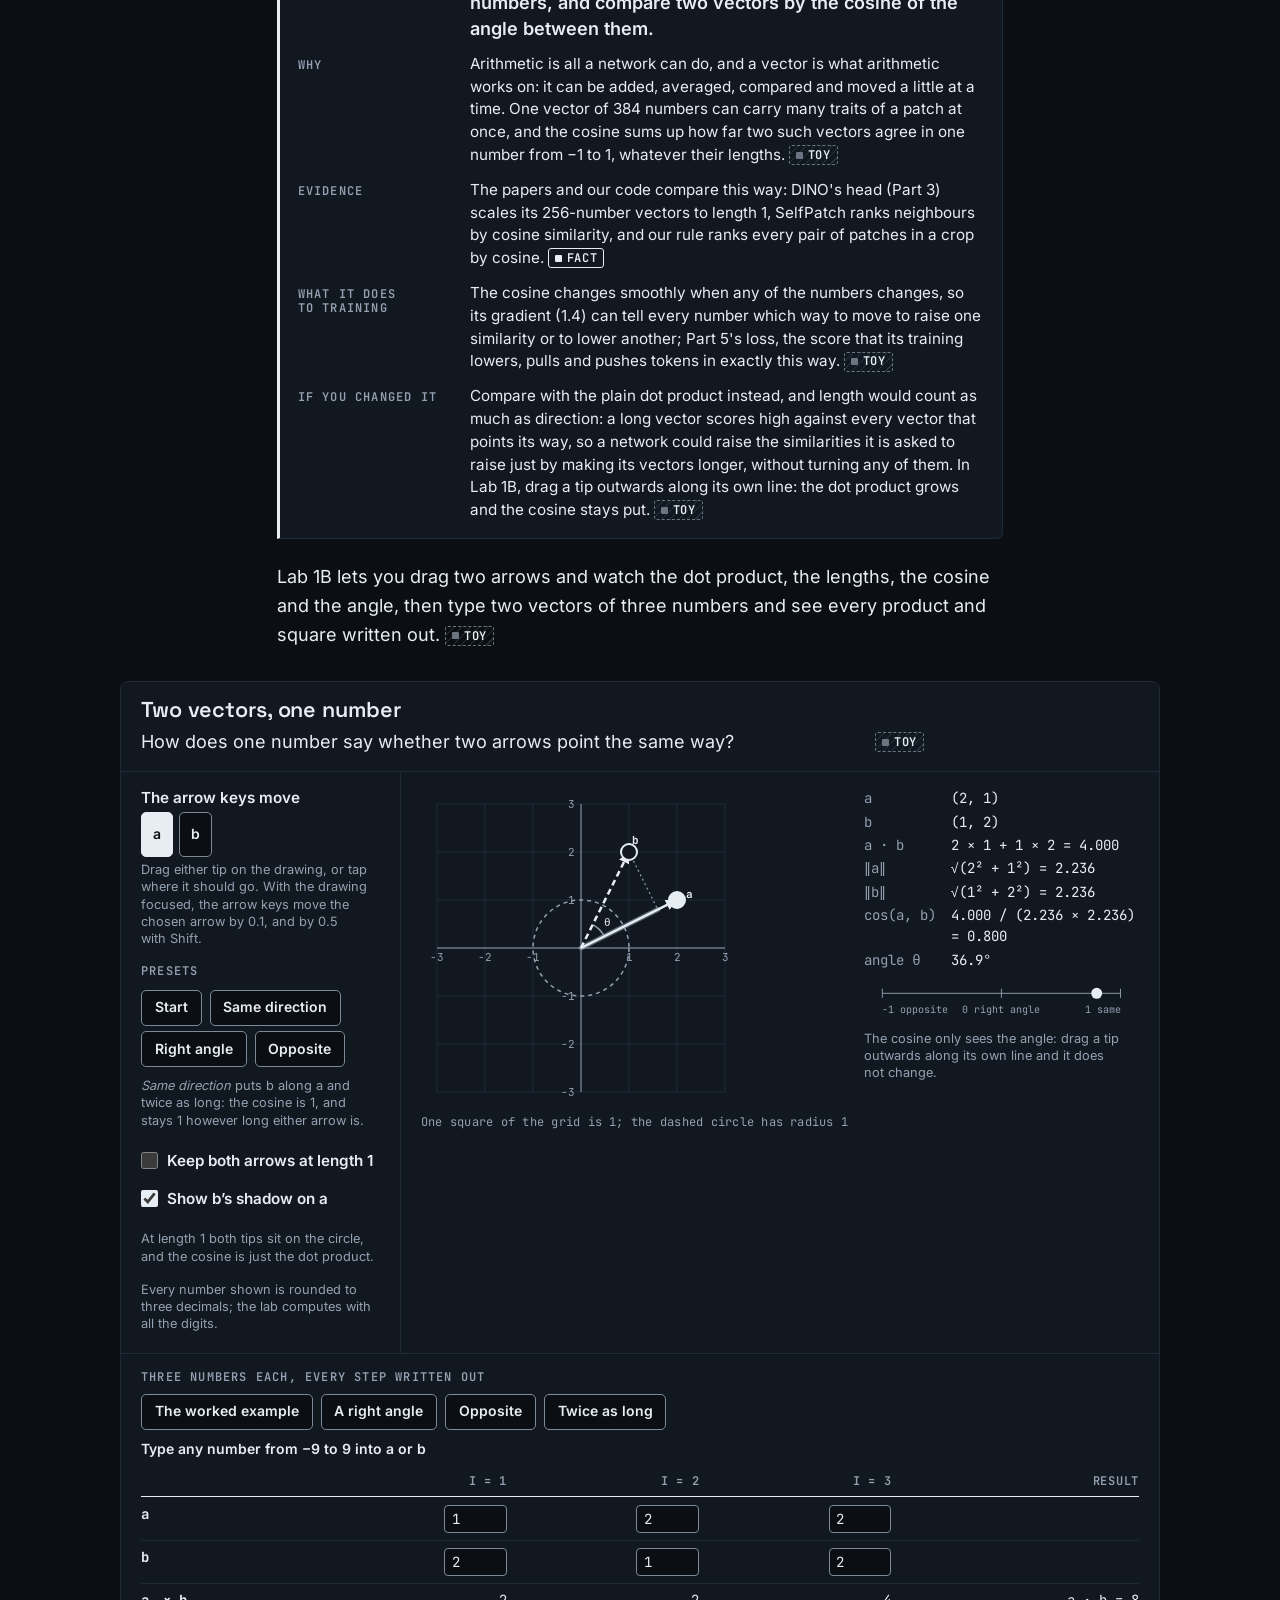
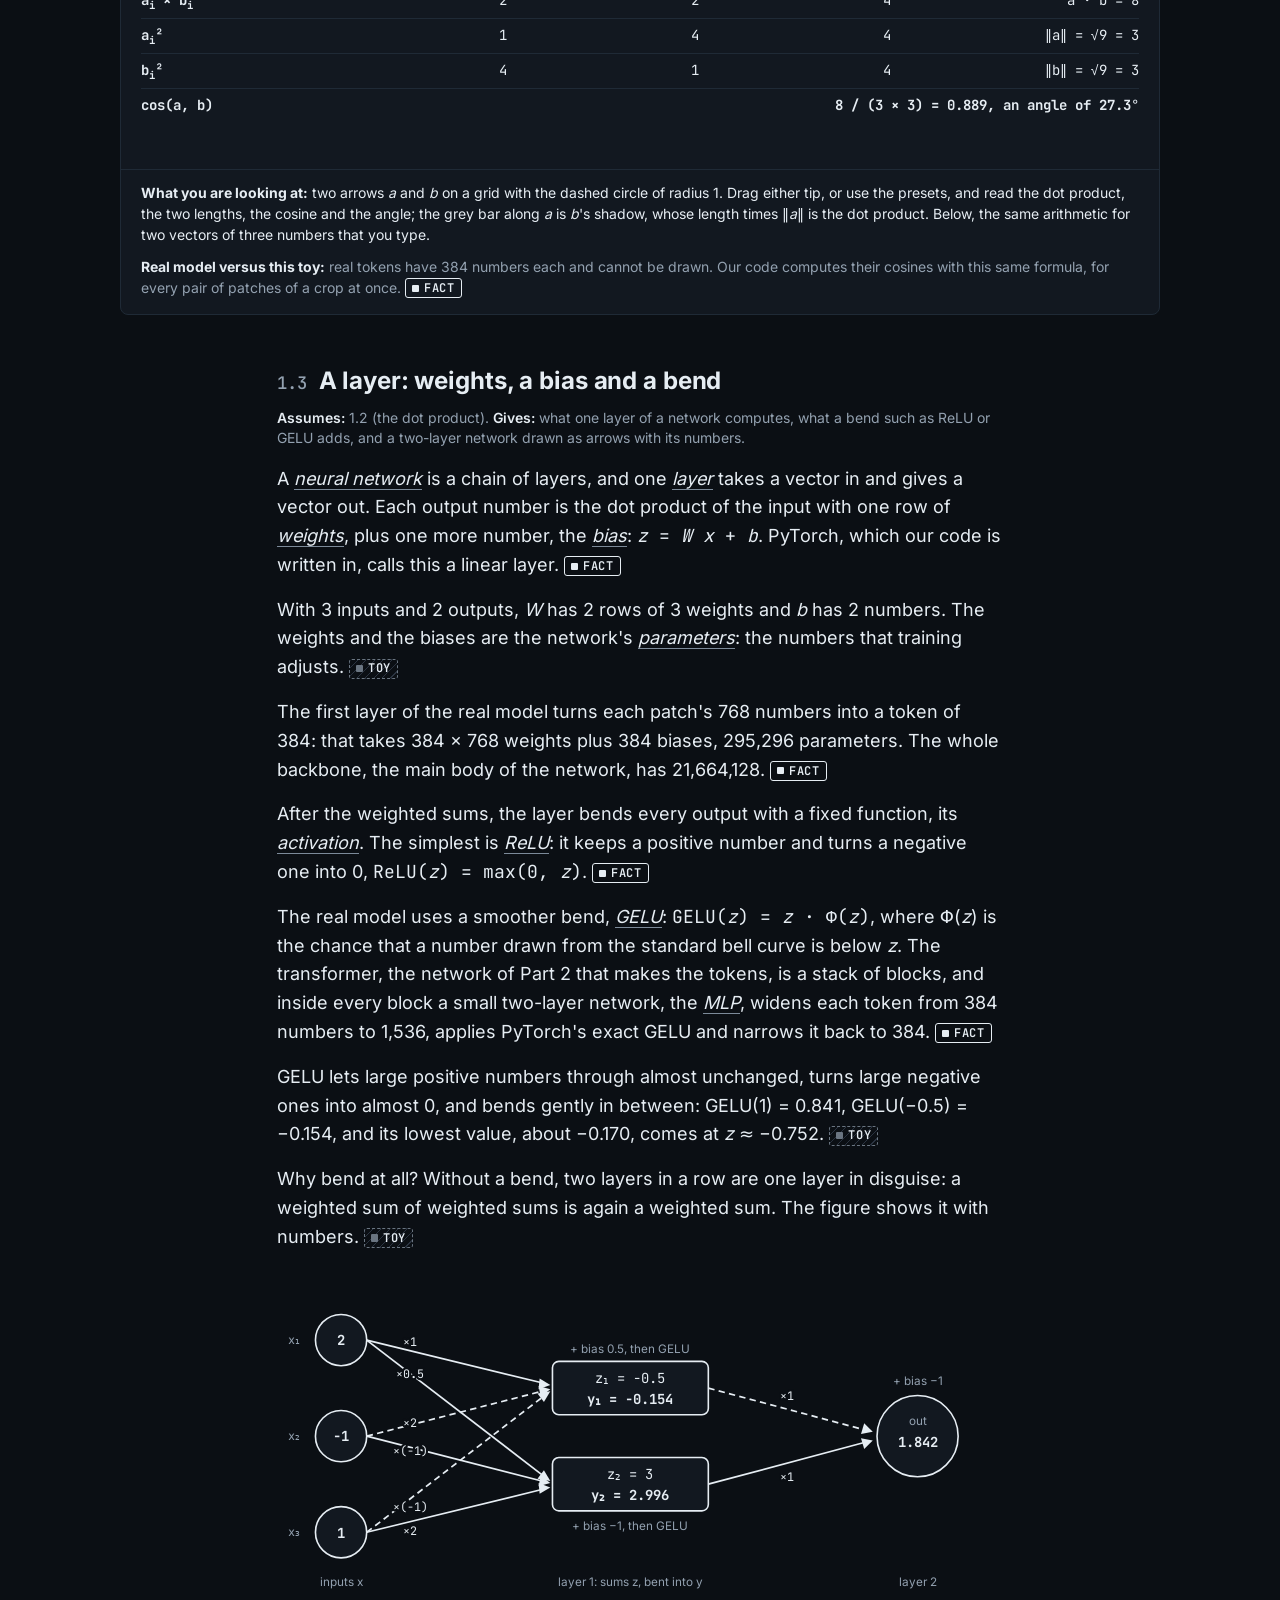
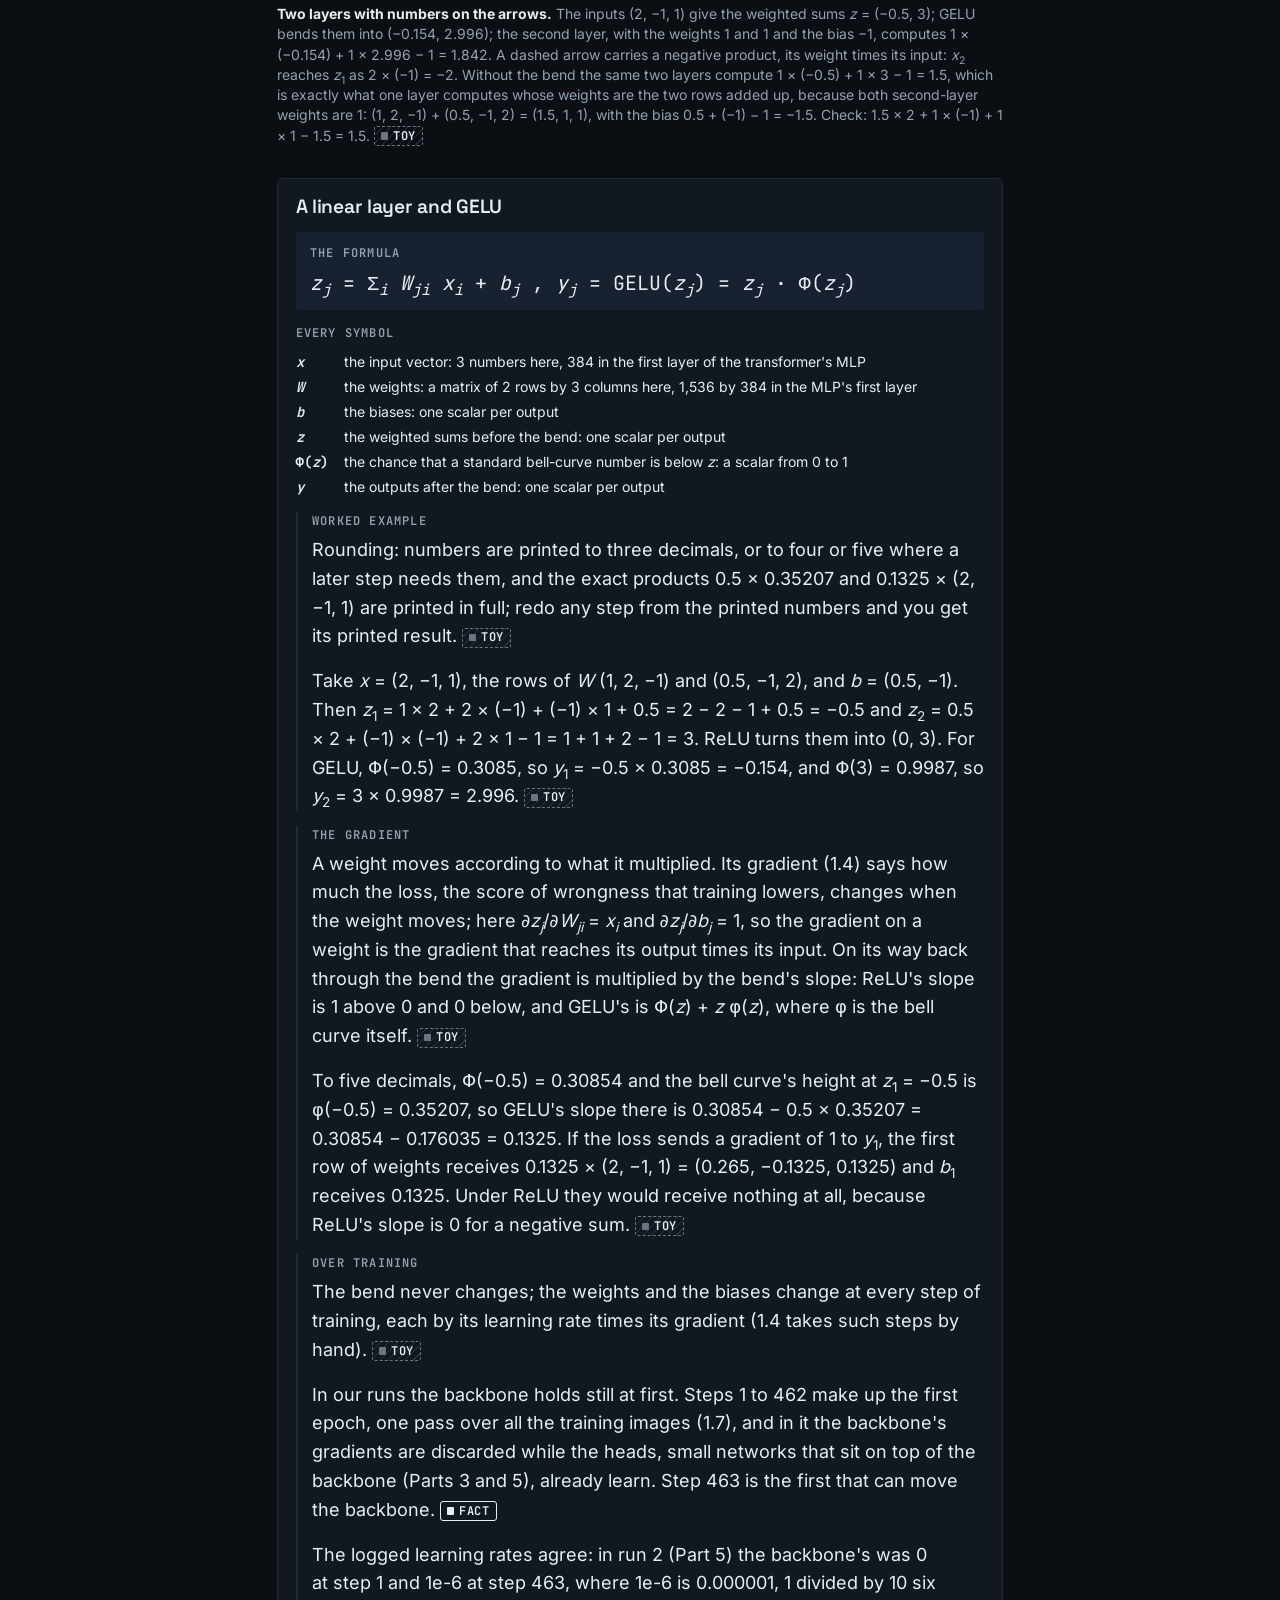
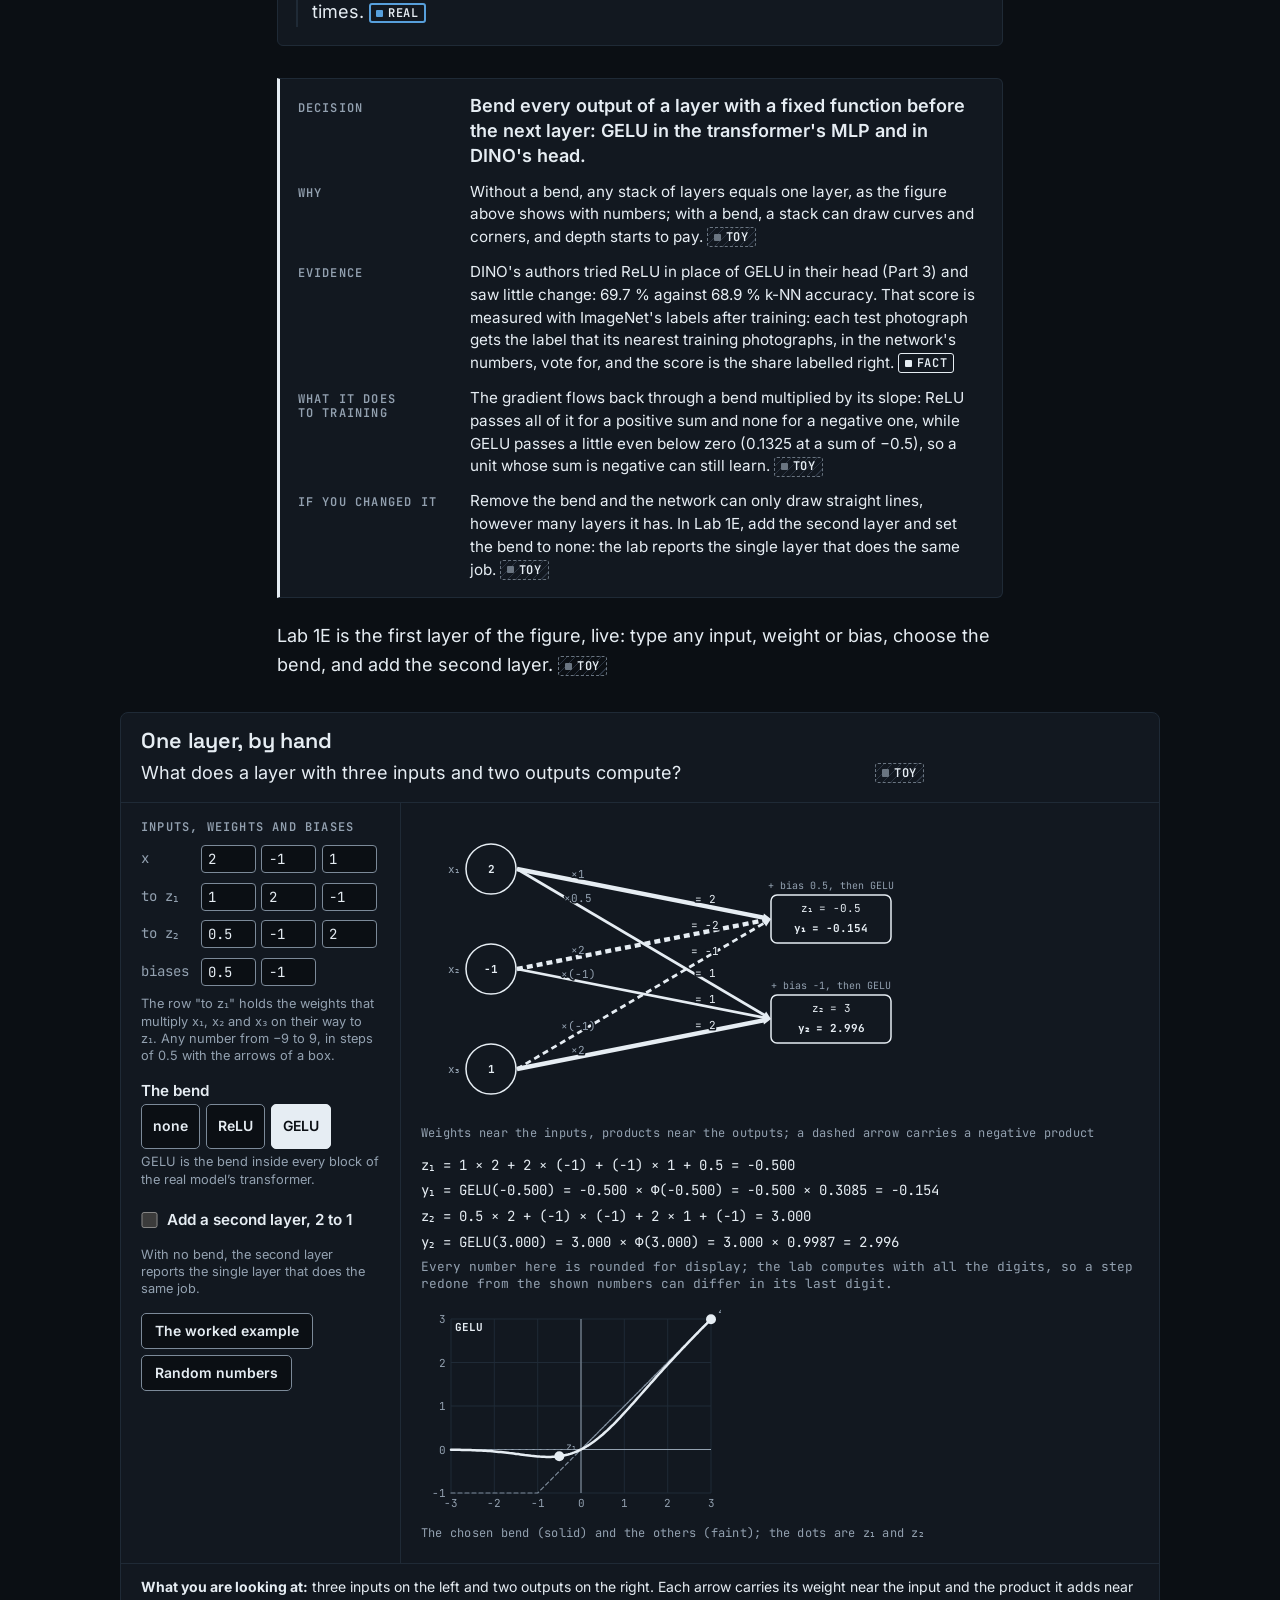
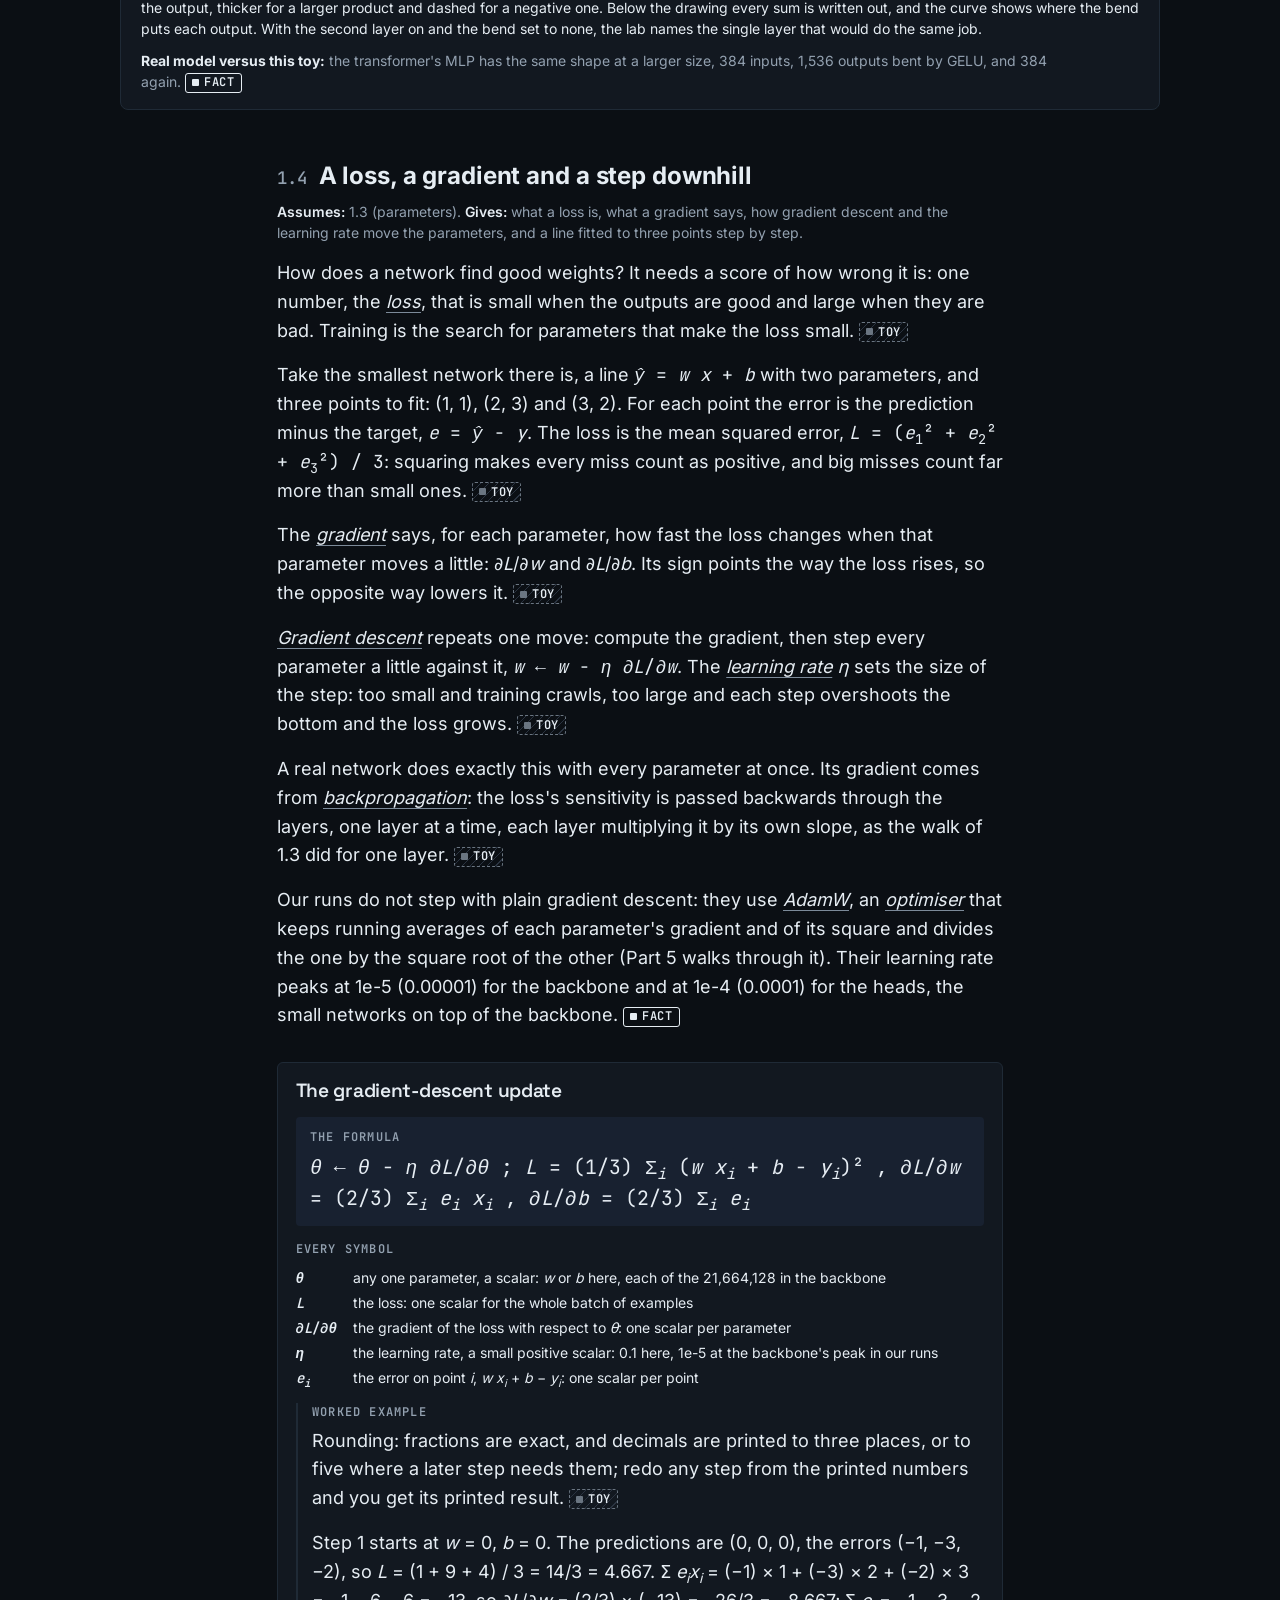
<file: p1-foundations.html>
<!doctype html>
<html lang="en">
<head>
<meta charset="utf-8">
<meta name="viewport" content="width=device-width, initial-scale=1, viewport-fit=cover">
<title>Pixels to Islands</title>
<link rel="stylesheet" href="assets/fonts.css">
<link rel="stylesheet" href="assets/styles.css">
<link rel="stylesheet" href="assets/theme-portfolio.css">
<link rel="icon" href="assets/favicon.svg" type="image/svg+xml">
<script>try{if(localStorage.getItem('hh-theme')==='light')document.documentElement.setAttribute('data-theme','light')}catch(e){}</script>

<!-- Generated by docs/research/explainer_v2_2026-10-13/build/assemble.py from the parts under src/; edit those, not this file. -->
</head>
<body>
<nav class="topbar" id="topbar" aria-label="The pages of this course">
  <div class="topbar-inner">
    <a class="topbar-title" href="index.html">Pixels to Islands</a>
    <ul class="topbar-parts">
      <li><a class="topbar-part" href="index.html" aria-label="Start" title="Start"><span class="topbar-num" aria-hidden="true">0</span><span class="topbar-label" aria-hidden="true">Start</span></a></li>
      <li><a class="topbar-part" href="p1-foundations.html" aria-current="page" aria-label="Part 1: Foundations" title="Part 1: Foundations"><span class="topbar-num" aria-hidden="true">1</span><span class="topbar-label" aria-hidden="true">Foundations</span></a></li>
      <li><a class="topbar-part" href="p2-vit.html" aria-label="Part 2: Transformer" title="Part 2: Transformer"><span class="topbar-num" aria-hidden="true">2</span><span class="topbar-label" aria-hidden="true">Transformer</span></a></li>
      <li><a class="topbar-part" href="p3-dino.html" aria-label="Part 3: DINO" title="Part 3: DINO"><span class="topbar-num" aria-hidden="true">3</span><span class="topbar-label" aria-hidden="true">DINO</span></a></li>
      <li><a class="topbar-part" href="p4-selfpatch.html" aria-label="Part 4: SelfPatch" title="Part 4: SelfPatch"><span class="topbar-num" aria-hidden="true">4</span><span class="topbar-label" aria-hidden="true">SelfPatch</span></a></li>
      <li><a class="topbar-part" href="p5-rule.html" aria-label="Part 5: Our rule" title="Part 5: Our rule"><span class="topbar-num" aria-hidden="true">5</span><span class="topbar-label" aria-hidden="true">Our rule</span></a></li>
      <li><a class="topbar-part" href="p6-reading.html" aria-label="Part 6: Reading" title="Part 6: Reading"><span class="topbar-num" aria-hidden="true">6</span><span class="topbar-label" aria-hidden="true">Reading</span></a></li>
      <li><a class="topbar-part" href="p7-pipeline.html" aria-label="Part 7: Pipeline" title="Part 7: Pipeline"><span class="topbar-num" aria-hidden="true">7</span><span class="topbar-label" aria-hidden="true">Pipeline</span></a></li>
      <li><a class="topbar-part" href="p8-ledger.html" aria-label="Part 8: Why ledger" title="Part 8: Why ledger"><span class="topbar-num" aria-hidden="true">8</span><span class="topbar-label" aria-hidden="true">Why ledger</span></a></li>
    </ul>
  </div>
  <div class="progress" aria-hidden="true"><span class="progress-bar"></span></div>
</nav>
<main class="page p1" id="top" data-page="p1-foundations">
<!-- Part 1, "Numbers, vectors and learning from zero" (p1-foundations.html), written by Task 5 of the build plan
     docs/superpowers/plans/2026-10-13-explainer-v2-build.md from spec section 4 (Part 1), 5, 6 and 7. Every number of
     three or more digits comes from facts/course_facts.json, facts/bundle_facts.json or src/labs_defaults.json (the
     worked examples' numbers are the toy entries under the keys lab-1a-pixels to lab-1e-layer). Lab bodies stay empty:
     src/labs_p1.js fills them. Cross-part links point at pages, so that they hold while the other parts are written. -->
<style>
.p1 .p1-fig svg { width: 100%; height: auto; }
.p1 .p1-fig .f-ink { fill: var(--ink); }
.p1 .p1-fig .f-muted { fill: var(--muted); }
.p1 .p1-fig .f-mono { font-family: var(--font-mono); font-size: 13px; }
.p1 .p1-fig .f-small { font-size: 11px; }
.p1 .p1-fig .f-bold { font-weight: 700; }
.p1 .p1-fig .f-node { fill: var(--surface); stroke: var(--ink); stroke-width: 1.5; }
.p1 .p1-fig .f-edge { stroke: var(--ink); stroke-width: 1.6; fill: none; }
.p1 .p1-fig .f-edge-neg { stroke: var(--ink); stroke-width: 1.6; fill: none; stroke-dasharray: 6 4; }
.p1 .p1-fig .f-head { fill: var(--ink); }
.p1 .p1-fig .f-frame { fill: var(--sunken); stroke: var(--line); stroke-width: 1.5; }
.p1 .p1-fig .f-crop { fill: none; stroke: var(--ink); stroke-width: 2; stroke-dasharray: 7 4; }
.p1 .p1-fig .f-bar { fill: var(--ink); fill-opacity: .7; }
.p1 .p1-fig .f-rule { stroke: var(--muted); stroke-width: 1.5; fill: none; }
.p1 .p1-fig .f-lbl { paint-order: stroke; stroke: var(--paper); stroke-width: 4px; stroke-linejoin: round; }
.p1 .p1-photo img { border-radius: 4px; }
.p1 .p1-runs td:first-child { min-width: 14rem; }
.p1 .lab .p1-swatch { display: inline-block; flex: none; width: 2.4rem; height: 2.4rem; border: 1px solid var(--line); border-radius: 4px; }
.p1 .lab .p1-mix-row { display: flex; align-items: center; gap: 0.6rem; }
.p1 .lab .p1-mix-row .readout { margin: 0; }
.p1 .lab .p1-wide { display: grid; gap: 0.6rem; padding: 1rem 1.25rem 1.25rem; border-top: 1px solid var(--line); }
.p1 .lab .p1-wide-title { margin: 0; font-family: var(--font-mono); font-size: var(--step--2); font-weight: 600; letter-spacing: 0.1em; text-transform: uppercase; color: var(--muted); }
.p1 .lab .p1-arith { font-family: var(--font-mono); font-size: var(--step--1); }
.p1 .lab .p1-arith caption { font-family: var(--font-body); }
.p1 .lab .p1-arith input[type="number"] { width: 6ch; }
.p1 .lab .p1-steplines p { margin: 0; }
.p1 .lab .p1-aside { color: var(--muted); }
.p1 .lab .p1-cell-readout { flex: 1 1 16rem; min-width: 0; max-width: 26rem; }
.p1 .lab svg text.p1-ink { fill: var(--ink); }
.p1 .lab svg text.p1-bold { font-weight: 700; }
.p1 .lab svg text.p1-small { font-size: 10px; }
.p1 .lab svg .p1-dashed { stroke-dasharray: 6 4; }
.p1 .lab .p1-vec { cursor: crosshair; max-width: 320px; }
.p1 .lab .p1-vec .p1-circle { fill: none; stroke: var(--muted); stroke-width: 1.5; stroke-dasharray: 4 4; }
.p1 .lab .p1-vec .p1-arrow line { stroke: var(--ink); stroke-width: 2.5; }
.p1 .lab .p1-vec .p1-arrow polygon { fill: var(--ink); }
.p1 .lab .p1-vec .p1-handle { fill: var(--surface); stroke: var(--ink); stroke-width: 2; }
.p1 .lab .p1-vec .p1-handle.is-chosen { fill: var(--ink); }
.p1 .lab .p1-vec .p1-shadow { stroke: var(--muted); stroke-width: 5; stroke-linecap: round; stroke-opacity: 0.55; }
.p1 .lab .p1-vec .p1-dotted { stroke: var(--muted); stroke-width: 1.2; stroke-dasharray: 2 3; }
.p1 .lab .p1-vec .p1-arc { fill: none; stroke: var(--muted); stroke-width: 1.5; }
.p1 .lab .p1-meter .p1-meter-dot { fill: var(--ink); }
.p1 .lab .p1-meter .p1-ent-fill { fill: var(--muted); fill-opacity: 0.6; }
.p1 .lab .p1-data .p1-best-line,
.p1 .lab .p1-losses .p1-best-line { stroke: var(--muted); stroke-width: 1.5; stroke-dasharray: 5 4; }
.p1 .lab .p1-data .p1-fit-line { stroke: var(--ink); stroke-width: 2.5; }
.p1 .lab .p1-data .p1-error { stroke: var(--muted); stroke-width: 1.5; stroke-dasharray: 3 3; }
.p1 .lab .p1-data .p1-point { fill: var(--ink); }
.p1 .lab .p1-bars .p1-bar-1 { fill: var(--ink); }
.p1 .lab .p1-bars .p1-bar-2 { fill: var(--ink); fill-opacity: 0.6; }
.p1 .lab .p1-bars .p1-bar-3 { fill: var(--ink); fill-opacity: 0.32; }
.p1 .lab .p1-sweep { min-width: 420px; }
.p1 .lab .p1-sweep .p1-sweep-2 { stroke-dasharray: 7 4; }
.p1 .lab .p1-sweep .p1-sweep-3 { stroke-dasharray: 2 3; }
.p1 .lab .p1-sweep .p1-cursor { stroke: var(--ink); stroke-width: 1.5; stroke-dasharray: 3 3; }
.p1 .lab .p1-net { min-width: 520px; }
.p1 .lab .p1-net .p1-edge line { stroke: var(--ink); }
.p1 .lab .p1-net .p1-edge polygon { fill: var(--ink); }
.p1 .lab .p1-net .p1-zero line { stroke: var(--line); }
.p1 .lab .p1-net .p1-zero polygon { fill: var(--line); }
.p1 .lab .p1-net .p1-node { fill: var(--surface); stroke: var(--ink); stroke-width: 1.5; }
.p1 .lab .p1-net .p1-lbl { paint-order: stroke; stroke: var(--surface); stroke-width: 3px; stroke-linejoin: round; }
.p1 .lab .p1-curve .p1-chosen { stroke: var(--ink); stroke-width: 2.5; }
.p1 .lab .p1-curve .p1-faint { stroke: var(--control); stroke-width: 1.2; stroke-dasharray: 4 3; }
.p1 .lab .p1-inrow { display: flex; flex-wrap: wrap; align-items: center; gap: 0.35rem; }
.p1 .lab .p1-inrow-label { min-width: 3.4rem; font-family: var(--font-mono); font-size: var(--step--1); color: var(--muted); }
.p1 .lab .p1-inrow input[type="number"],
.p1 .lab .p1-vrow input[type="number"] { width: 5ch; }
.p1 .lab .p1-vrow { display: flex; flex-wrap: wrap; align-items: center; gap: 0.4rem; }
.p1 .lab .p1-sums p { margin: 0 0 0.3rem; }
.p1 .lab .p1-collapsed { color: var(--ink); font-family: var(--font-body); }
</style>

<section class="part" id="part-1">
  <header class="part-head">
    <p class="part-kicker">Part 1</p>
    <h1 class="part-title">Numbers, vectors and learning from zero</h1>
    <p class="part-intro">Everything later in this course is arithmetic on lists of numbers. This part builds that arithmetic from nothing: what a picture is to a computer, how two lists of numbers are compared, what one layer of a network computes, how a network learns by walking downhill on a score of its own mistakes, how a list of scores becomes a list of shares, and why a network can learn from photographs that nobody has labelled. Sections 1.1 to 1.5 each come with a worked example you can redo with a pencil and a lab you can play with; 1.6 and 1.7 are told with a figure and a table. <span class="mark mark-toy">Toy</span></p>
    <p>Read a section, check its worked example by hand, then open its lab and change one thing at a time. Each worked example says how it rounds its numbers, and any step redone from the printed numbers gives the printed result. Each section says at the top what it assumes and what it gives, so you can skip what you know. The marks say where each statement comes from (start page, <a href="index.html#s0-2">0.2</a>): here most are Toy, the page's own examples and reasoning, and the Fact, Real and Reading marks tie each idea to DINO, SelfPatch and our own runs. <span class="mark mark-toy">Toy</span></p>
  </header>

  <section class="sec" id="s1-1">
    <h2 class="sec-title"><span class="sec-num">1.1</span> An image is numbers</h2>
    <p class="sec-meta"><strong>Assumes:</strong> nothing. <strong>Gives:</strong> pixels as three numbers from 0 to 255, a picture as a block of numbers, and the normalisation that every picture goes through before the network sees it.</p>
    <p>A computer stores a picture as a grid of tiny coloured squares called <dfn data-term="pixel">pixels</dfn>. Each pixel holds 3 numbers: how much red, how much green and how much blue it shows. These three are the picture's colour <dfn data-term="channel">channels</dfn>. In a stored photograph each of them is a whole number from 0 to 255, where 0 means none of that colour and 255 the most that the file can hold. <span class="mark mark-fact" data-source="[torchvision docs]">Fact</span></p>
    <figure class="p1-photo">
      <img src="data/images/000000114269.jpg" alt="A dog and a cat by a door: the photograph that this course follows from its pixels to its masks." width="640" height="480" loading="lazy">
      <figcaption><strong>The photograph this course follows,</strong> a dog and a cat by a door. It is 640 pixels wide and 480 high, so it holds 640 × 480 × 3 = 921,600 numbers. <span class="mark mark-real" data-bundle="images.json#images">Real</span></figcaption>
    </figure>
    <p>So a picture is a block of numbers. The network, the program that learns from these numbers (1.3 builds one), keeps such a block as a <dfn data-term="tensor">tensor</dfn>, and the tensor's <dfn data-term="shape">shape</dfn> lists how long each of its sides is. In training, the long run of small corrections by which a network learns (1.4), it is shown pieces cut out of each photograph, called <dfn data-term="crop">crops</dfn>, each resized to a square of a fixed size: usually a part of the photograph, at most all of it. A crop 224 pixels on a side has the shape 3 × 224 × 224, which makes 150,528 numbers. <span class="mark mark-fact" data-source="[our architecture doc §3.1; DINO §3.1]; [our architecture doc §2.5]; [our architecture doc §3.1]; [arithmetic]">Fact</span></p>
    <p>Before those numbers enter the network they are <dfn data-term="normalisation">normalised</dfn> in two moves. First every value is divided by 255, so that it lies between 0.0 and 1.0. Then, channel by channel, the <dfn data-term="mean">mean</dfn> of that colour over <dfn data-term="imagenet">ImageNet</dfn>, a large public collection of photographs, is subtracted, and the result is divided by that colour's <dfn data-term="standard deviation">standard deviation</dfn>, a measure of how widely the values spread around their mean. The means are 0.485 for red, 0.456 for green and 0.406 for blue; the standard deviations are 0.229, 0.224 and 0.225. <span class="mark mark-fact" data-source="[torchvision docs]; [official code: main_selfpatch.py]">Fact</span></p>
    <p>Our runs use exactly these six numbers: they build their crops with SelfPatch's own augmentation code, which cuts the crops, changes them at random (Part 3) and, as its last step, applies this normalisation. <span class="mark mark-fact" data-source="[code: cluster/train.py:1256]">Fact</span></p>
    <p>After normalisation, 0 means "as strong as an average ImageNet photograph in this colour", a positive number means stronger, a negative number weaker, and a step of 1 is one standard deviation. Every value ends up between about −2.118 (no red at all) and 2.640 (full blue): small numbers on one scale, centred near zero. <span class="mark mark-toy">Toy</span></p>

    <section class="walk" data-walk="p1-pixel-normalisation" id="walk-p1-pixel-normalisation">
      <h4>Normalising one pixel</h4>
      <div class="walk-formula"><span class="formula"><var>x̂</var><sub><var>c</var></sub> = ( <var>x</var><sub><var>c</var></sub> / 255 − <var>μ</var><sub><var>c</var></sub> ) / <var>σ</var><sub><var>c</var></sub></span></div>
      <dl class="walk-symbols">
        <dt><var>c</var></dt><dd>the channel: red, green or blue (a name, used to pick the right constants)</dd>
        <dt><var>x</var><sub><var>c</var></sub></dt><dd>the stored number of channel <var>c</var>: one scalar, a whole number from 0 to 255</dd>
        <dt><var>μ</var><sub><var>c</var></sub></dt><dd>the ImageNet mean of channel <var>c</var>: a fixed scalar, 0.485, 0.456 or 0.406</dd>
        <dt><var>σ</var><sub><var>c</var></sub></dt><dd>the ImageNet standard deviation of channel <var>c</var>: a fixed scalar, 0.229, 0.224 or 0.225</dd>
        <dt><var>x̂</var><sub><var>c</var></sub></dt><dd>what the network receives for channel <var>c</var>: one scalar; a 224 pixel crop gives 3 × 224 × 224 of them</dd>
      </dl>
      <div class="walk-example">
        <p>Rounding: every number below is printed to three decimals, or to four where the next step needs them; redo any step from the printed numbers and you get its printed result. <span class="mark mark-toy">Toy</span></p>
        <p>The red ball of the drawn sample scene is painted (217, 58, 51). Red: 217 / 255 = 0.851; 0.851 − 0.485 = 0.366; 0.366 / 0.229 = 1.598. Green: 58 / 255 = 0.2275; 0.2275 − 0.456 = −0.2285; −0.2285 / 0.224 = −1.020. Blue: 51 / 255 = 0.200; 0.200 − 0.406 = −0.206; −0.206 / 0.225 = −0.916. The network receives (1.598, −1.020, −0.916): far more red than an average photograph, and less green and less blue. Green needs its fourth decimal: from 0.227 and −0.229 the last step would give −1.022, a slip in the third decimal that rounding alone causes. <span class="mark mark-toy">Toy</span></p>
        <p>The extremes, for a feel of the scale: a red value of 0 becomes (0 − 0.485) / 0.229 = −2.118, and a blue value of 255 becomes (1 − 0.406) / 0.225 = 2.640. <span class="mark mark-toy">Toy</span></p>
      </div>
      <div class="walk-gradient">
        <p>Nothing here learns: the six constants never change. The gradient (section 1.4), which tells every learned number how to move, flows back through this step multiplied by 1 / (255 <var>σ</var><sub><var>c</var></sub>), about 0.0171 for red, and stops at the stored pixel: training changes the network's weights (1.3), never the picture. <span class="mark mark-toy">Toy</span></p>
      </div>
      <div class="walk-training">
        <p>The normalisation is the same for every crop of every training run: SelfPatch's augmentation code ends every crop with it, and our runs call that code. <span class="mark mark-fact" data-source="[code: cluster/train.py:1256]; [official code: main_selfpatch.py]">Fact</span></p>
      </div>
    </section>

    <aside class="why" data-why="p1-normalise" id="why-p1-normalise">
      <h4>Decision</h4><p class="why-decision">Divide every pixel value by 255, subtract the ImageNet mean and divide by the ImageNet standard deviation, channel by channel, before the network sees it.</p>
      <h4>Why</h4><p class="why-why">This page's reading: a network learns most easily when its inputs sit near zero on one common scale, so that no colour starts with a bigger say than the others and one learning rate suits every weight of the first layer (1.3 explains weights and layers, 1.4 gradients and the learning rate). <span class="mark mark-toy">Toy</span></p>
      <h4>Evidence</h4><p class="why-evidence">The six numbers, the means 0.485, 0.456 and 0.406 and the standard deviations 0.229, 0.224 and 0.225, are the same in DINO's code and in SelfPatch's code, and our runs use SelfPatch's. <span class="mark mark-fact" data-source="[official code: main_selfpatch.py]; [code: cluster/train.py:1256]">Fact</span></p>
      <h4>What it does to training</h4><p class="why-training">Inputs between about −2.118 and 2.640 keep the first layer's weighted sums moderate, and with them the gradients of its weights (1.4); the normalisation itself has nothing to learn. <span class="mark mark-toy">Toy</span></p>
      <h4>If you changed it</h4><p class="why-change">Feed the raw values from 0 to 255 instead, and the first layer's weighted sums become about a hundred times larger, and so do the gradients of its weights: a learning rate that suited normalised inputs would overshoot, every step jumping past the bottom (1.4). Lab 1C shows the same effect with its switch "Inputs ten times larger". <span class="mark mark-toy">Toy</span></p>
    </aside>

    <p>Lab 1A shows these numbers for any pixel you point at: on the drawn sample scene, on the course's photograph, or on a picture of your own, which never leaves your browser. Its mixer makes a pixel from three numbers you choose. <span class="mark mark-toy">Toy</span></p>

    <section class="lab" data-lab="lab-1a-pixels" id="lab-1a-pixels" aria-labelledby="lab-1a-pixels-name">
      <header>
        <h3 class="lab-name" id="lab-1a-pixels-name">Pixels are numbers</h3>
        <p class="lab-question">What does the computer receive when it looks at a picture?</p>
        <span class="mark mark-toy">Toy</span>
        <span class="mark mark-fact" data-source="[torchvision docs]; [official code: main_selfpatch.py]">Fact</span>
      </header>
      <div class="lab-body"></div>
      <p class="lab-caption"><strong>What you are looking at:</strong> a square picture of 224 by 224 pixels. Point at a pixel, or tap it, to read its red, green and blue numbers in the magnifier and to follow them through the normalisation in the table. The buttons switch between the drawn sample scene, the course's photograph and a picture of your own; the mixer turns three numbers you choose into a colour and into what the network would receive.</p>
      <p class="lab-note"><strong>Real model versus this toy:</strong> the formula and its six constants are the ones the training code uses. The real loader first cuts a crop out of the photograph and resizes it (Part 3), while this lab normalises the whole square picture as it is. The course's photograph is decoded and resized by your browser, so a pixel can differ by a few levels from the one that the course's own script read when it computed the real numbers; while the photograph is shown, the lab says exactly how. <span class="mark mark-fact" data-source="[code: cluster/train.py:1256]; [official code: main_selfpatch.py]; [course code: src/core.js, Core.image.note]">Fact</span></p>
    </section>
  </section>

  <section class="sec" id="s1-2">
    <h2 class="sec-title"><span class="sec-num">1.2</span> Vectors, dot products and cosine similarity</h2>
    <p class="sec-meta"><strong>Assumes:</strong> 1.1 (a pixel is three numbers). <strong>Gives:</strong> vectors, the dot product, the length of a vector, cosine similarity as one number from −1 to 1, and the unit sphere.</p>
    <p>A <dfn data-term="vector">vector</dfn> is an ordered list of numbers, and how many numbers it holds is its <dfn data-term="dimension">dimension</dfn>. A pixel is a vector of dimension 3. The network cuts each crop into squares of 16 by 16 pixels, called patches, and turns every patch into a vector of 384 numbers, called a <dfn data-term="token">token</dfn> (Part 2). <span class="mark mark-fact" data-source="[DINO §3.2]; [our architecture doc §2.5]">Fact</span></p>
    <p>You can draw a vector of 2 numbers as an arrow from the origin: (2, 1) means 2 steps to the right and 1 step up. A vector of 3 numbers is an arrow in space. A vector of 384 numbers cannot be drawn, yet every rule below works for it in exactly the same way: the sums just run over 384 terms instead of 2 or 3. <span class="mark mark-toy">Toy</span></p>
    <p>The <dfn data-term="dot product">dot product</dfn> of two vectors multiplies their matching numbers and adds the products: <span class="formula"><var>a</var> · <var>b</var> = <var>a</var><sub>1</sub><var>b</var><sub>1</sub> + <var>a</var><sub>2</sub><var>b</var><sub>2</sub> + …</span> It is large and positive when the two arrows point the same way, near zero when they stand at right angles, and negative when they point apart. <span class="mark mark-toy">Toy</span></p>
    <p>The <dfn data-term="length">length</dfn> of a vector, written ‖<var>a</var>‖, is the square root of its dot product with itself, as Pythagoras says: ‖(2, 1)‖ = √(2² + 1²) = √5, about 2.236. <span class="mark mark-toy">Toy</span></p>
    <p>The dot product also grows when either arrow gets longer. To compare directions only, divide it by both lengths. The result is the <dfn data-term="cosine similarity">cosine similarity</dfn>, <span class="formula">cos(<var>a</var>, <var>b</var>) = <var>a</var> · <var>b</var> / (‖<var>a</var>‖ ‖<var>b</var>‖)</span>: the cosine of the angle between the two arrows. It always lies between −1 (opposite directions) and 1 (the same direction), with 0 for a right angle, and making an arrow longer or shorter never changes it. That is why "similar" can be one number between −1 and 1. <span class="mark mark-toy">Toy</span></p>
    <p>Dividing a vector by its own length gives a vector of length 1 that points the same way, a <dfn data-term="unit vector">unit vector</dfn>. In two dimensions every unit vector ends on the circle of radius 1; in three dimensions, on a sphere; in 384 dimensions, on what is still called the unit sphere. For two unit vectors the cosine is simply their dot product. <span class="mark mark-toy">Toy</span></p>
    <p>Every method in this course compares vectors this way. DINO's head, a small network that DINO puts after the one that makes the tokens (Part 3), scales a vector of 256 numbers to length 1, so those vectors lie on a sphere. SelfPatch ranks a patch's neighbours by the cosine similarity of their tokens. Our rule ranks every pair of patches in a crop by the cosine of their tokens in the teacher, the second of the two networks that DINO-style training keeps (Part 3). And the decoder of Part 6, which reads object outlines out of the network, links two patches when the cosine of their keys, vectors that the network's attention computes for every patch (Part 2), is above 0.2. <span class="mark mark-fact" data-source="[DINO §3.1]; [DINO supp. App. C]; [SelfPatch §2.2]; [protocol 2026-10-08 §3.2]; [code: src/decoder_v2.py:100]">Fact</span></p>

    <section class="walk" data-walk="p1-cosine-similarity" id="walk-p1-cosine-similarity">
      <h4>Cosine similarity</h4>
      <div class="walk-formula"><span class="formula">cos(<var>a</var>, <var>b</var>) = <var>a</var> · <var>b</var> / (‖<var>a</var>‖ ‖<var>b</var>‖) = Σ<sub><var>i</var></sub> <var>a</var><sub><var>i</var></sub><var>b</var><sub><var>i</var></sub> / ( √(Σ<sub><var>i</var></sub> <var>a</var><sub><var>i</var></sub>²) · √(Σ<sub><var>i</var></sub> <var>b</var><sub><var>i</var></sub>²) )</span></div>
      <dl class="walk-symbols">
        <dt><var>a</var>, <var>b</var></dt><dd>two vectors of the same dimension <var>d</var>: 3 numbers each here, 384 for two tokens</dd>
        <dt><var>a</var><sub><var>i</var></sub></dt><dd>the <var>i</var>-th number of <var>a</var>, a scalar</dd>
        <dt><var>a</var> · <var>b</var></dt><dd>the dot product, one scalar of any sign</dd>
        <dt>‖<var>a</var>‖</dt><dd>the length of <var>a</var>, one scalar of zero or more</dd>
        <dt>cos(<var>a</var>, <var>b</var>)</dt><dd>one scalar from −1 to 1; it is not defined when a vector has length 0</dd>
      </dl>
      <div class="walk-example">
        <p>Rounding: fractions are exact, and every decimal is printed to three places; redo any step from the printed numbers and you get its printed result. <span class="mark mark-toy">Toy</span></p>
        <p>Take <var>a</var> = (1, 2, 2) and <var>b</var> = (2, 1, 2). The products are 1 × 2 = 2, 2 × 1 = 2 and 2 × 2 = 4, so <var>a</var> · <var>b</var> = 8. The squares of <var>a</var> are 1, 4 and 4, so ‖<var>a</var>‖ = √9 = 3, and ‖<var>b</var>‖ = 3 the same way. So cos(<var>a</var>, <var>b</var>) = 8 / (3 × 3) = 8/9 ≈ 0.889, an angle of about 27.3°. As unit vectors, <var>a</var>/3 = (1/3, 2/3, 2/3) and <var>b</var>/3 = (2/3, 1/3, 2/3), about (0.333, 0.667, 0.667) and (0.667, 0.333, 0.667), and their dot product 2/9 + 2/9 + 4/9 = 8/9 gives 0.889 again. <span class="mark mark-toy">Toy</span></p>
        <p>Three more. With <var>c</var> = (2, −2, 1): <var>a</var> · <var>c</var> = 2 − 4 + 2 = 0, so the cosine is 0, a right angle. With −<var>a</var> = (−1, −2, −2) the cosine is −1. With 2<var>a</var> = (2, 4, 4): <var>a</var> · 2<var>a</var> = 18, twice <var>a</var> · <var>a</var> = 9, yet cos(<var>a</var>, 2<var>a</var>) = 18 / (3 × 6) = 1: length never changes the cosine. <span class="mark mark-toy">Toy</span></p>
      </div>
      <div class="walk-gradient">
        <p>How does the cosine change when <var>a</var> moves? Its gradient is ∂cos/∂<var>a</var> = <var>b</var> / (‖<var>a</var>‖ ‖<var>b</var>‖) − cos(<var>a</var>, <var>b</var>) · <var>a</var> / ‖<var>a</var>‖². In the example that is (2, 1, 2)/9 − (8/9) · (1, 2, 2)/9 = (18, 9, 18)/81 − (8, 16, 16)/81 = (10, −7, 2)/81 ≈ (0.123, −0.086, 0.025): raise the first number, lower the second, nudge the third. It stands at right angles to <var>a</var> itself (1 × 10 + 2 × (−7) + 2 × 2 = 0), so a small move along it turns <var>a</var> towards <var>b</var> and barely changes its length. Moving <var>a</var> by 2 times this gradient, that is by (20, −14, 4)/81 ≈ (0.247, −0.173, 0.049), gives (1.247, 1.827, 2.049), and the cosine rises from 0.889 to 0.931. <span class="mark mark-toy">Toy</span></p>
      </div>
      <div class="walk-training">
        <p>Part 5's rule takes each patch of a crop in turn as an anchor. Among the other patches of the crop it picks the anchor's positives, whose tokens should agree with the anchor's, and its negatives, whose tokens should not. The trainer, the program that trains the network, logs con_margin_mean at every step (one update of the network, 1.4). It is a positive's cosine minus the cosine of the anchor's most similar negative, averaged over every pair of an anchor and a positive whose anchor has a negative. <span class="mark mark-fact" data-source="[protocol 2026-10-08 §3.2]; [protocol 2026-10-08 §3.3]">Fact</span></p>
        <p>In run 2, one of the thesis's training runs with our rule (Part 5), that gap was 0.5235 at step 1 and 1.2792 at step 9,240: over training, the positives' cosines pulled away from those of the most similar negatives. <a href="p5-rule.html#lab-5e-telemetry">Lab 5E</a> draws the whole run as a curve. <span class="mark mark-real" data-bundle="telemetry.json#runs">Real</span></p>
      </div>
    </section>

    <aside class="why" data-why="p1-vectors" id="why-p1-vectors">
      <h4>Decision</h4><p class="why-decision">Describe every pixel, patch and image by a vector of numbers, and compare two vectors by the cosine of the angle between them.</p>
      <h4>Why</h4><p class="why-why">Arithmetic is all a network can do, and a vector is what arithmetic works on: it can be added, averaged, compared and moved a little at a time. One vector of 384 numbers can carry many traits of a patch at once, and the cosine sums up how far two such vectors agree in one number from −1 to 1, whatever their lengths. <span class="mark mark-toy">Toy</span></p>
      <h4>Evidence</h4><p class="why-evidence">The papers and our code compare this way: DINO's head (Part 3) scales its 256-number vectors to length 1, SelfPatch ranks neighbours by cosine similarity, and our rule ranks every pair of patches in a crop by cosine. <span class="mark mark-fact" data-source="[DINO §3.1]; [DINO supp. App. C]; [SelfPatch §2.2]; [protocol 2026-10-08 §3.2]">Fact</span></p>
      <h4>What it does to training</h4><p class="why-training">The cosine changes smoothly when any of the numbers changes, so its gradient (1.4) can tell every number which way to move to raise one similarity or to lower another; Part 5's loss, the score that its training lowers, pulls and pushes tokens in exactly this way. <span class="mark mark-toy">Toy</span></p>
      <h4>If you changed it</h4><p class="why-change">Compare with the plain dot product instead, and length would count as much as direction: a long vector scores high against every vector that points its way, so a network could raise the similarities it is asked to raise just by making its vectors longer, without turning any of them. In Lab 1B, drag a tip outwards along its own line: the dot product grows and the cosine stays put. <span class="mark mark-toy">Toy</span></p>
    </aside>

    <p>Lab 1B lets you drag two arrows and watch the dot product, the lengths, the cosine and the angle, then type two vectors of three numbers and see every product and square written out. <span class="mark mark-toy">Toy</span></p>

    <section class="lab" data-lab="lab-1b-cosine" id="lab-1b-cosine" aria-labelledby="lab-1b-cosine-name">
      <header>
        <h3 class="lab-name" id="lab-1b-cosine-name">Two vectors, one number</h3>
        <p class="lab-question">How does one number say whether two arrows point the same way?</p>
        <span class="mark mark-toy">Toy</span>
      </header>
      <div class="lab-body"></div>
      <p class="lab-caption"><strong>What you are looking at:</strong> two arrows <var>a</var> and <var>b</var> on a grid with the dashed circle of radius 1. Drag either tip, or use the presets, and read the dot product, the two lengths, the cosine and the angle; the grey bar along <var>a</var> is <var>b</var>'s shadow, whose length times ‖<var>a</var>‖ is the dot product. Below, the same arithmetic for two vectors of three numbers that you type.</p>
      <p class="lab-note"><strong>Real model versus this toy:</strong> real tokens have 384 numbers each and cannot be drawn. Our code computes their cosines with this same formula, for every pair of patches of a crop at once. <span class="mark mark-fact" data-source="[code: cluster/contrastive.py:124]">Fact</span></p>
    </section>
  </section>

  <section class="sec" id="s1-3">
    <h2 class="sec-title"><span class="sec-num">1.3</span> A layer: weights, a bias and a bend</h2>
    <p class="sec-meta"><strong>Assumes:</strong> 1.2 (the dot product). <strong>Gives:</strong> what one layer of a network computes, what a bend such as ReLU or GELU adds, and a two-layer network drawn as arrows with its numbers.</p>
    <p>A <dfn data-term="neural network">neural network</dfn> is a chain of layers, and one <dfn data-term="layer">layer</dfn> takes a vector in and gives a vector out. Each output number is the dot product of the input with one row of <dfn data-term="weight">weights</dfn>, plus one more number, the <dfn data-term="bias">bias</dfn>: <span class="formula"><var>z</var> = <var>W</var> <var>x</var> + <var>b</var></span>. PyTorch, which our code is written in, calls this a linear layer. <span class="mark mark-fact" data-source="[PyTorch docs: torch.nn.Linear]">Fact</span></p>
    <p>With 3 inputs and 2 outputs, <var>W</var> has 2 rows of 3 weights and <var>b</var> has 2 numbers. The weights and the biases are the network's <dfn data-term="parameter">parameters</dfn>: the numbers that training adjusts. <span class="mark mark-toy">Toy</span></p>
    <p>The first layer of the real model turns each patch's 768 numbers into a token of 384: that takes 384 × 768 weights plus 384 biases, 295,296 parameters. The whole backbone, the main body of the network, has 21,664,128. <span class="mark mark-fact" data-source="[our architecture doc §2.2]; [our architecture doc §3.2]; [our parameter count]">Fact</span></p>
    <p>After the weighted sums, the layer bends every output with a fixed function, its <dfn data-term="activation">activation</dfn>. The simplest is <dfn data-term="relu">ReLU</dfn>: it keeps a positive number and turns a negative one into 0, <span class="formula">ReLU(<var>z</var>) = max(0, <var>z</var>)</span>. <span class="mark mark-fact" data-source="[PyTorch docs: torch.nn.ReLU]">Fact</span></p>
    <p>The real model uses a smoother bend, <dfn data-term="gelu">GELU</dfn>: <span class="formula">GELU(<var>z</var>) = <var>z</var> · Φ(<var>z</var>)</span>, where Φ(<var>z</var>) is the chance that a number drawn from the standard bell curve is below <var>z</var>. The transformer, the network of Part 2 that makes the tokens, is a stack of blocks, and inside every block a small two-layer network, the <dfn data-term="mlp">MLP</dfn>, widens each token from 384 numbers to 1,536, applies PyTorch's exact GELU and narrows it back to 384. <span class="mark mark-fact" data-source="[PyTorch docs: torch.nn.GELU]; [our architecture doc §3.2]; [code: cluster/selfpatch_official/selfpatch_vision_transformer.py:52]">Fact</span></p>
    <p>GELU lets large positive numbers through almost unchanged, turns large negative ones into almost 0, and bends gently in between: GELU(1) = 0.841, GELU(−0.5) = −0.154, and its lowest value, about −0.170, comes at <var>z</var> ≈ −0.752. <span class="mark mark-toy">Toy</span></p>
    <p>Why bend at all? Without a bend, two layers in a row are one layer in disguise: a weighted sum of weighted sums is again a weighted sum. The figure shows it with numbers. <span class="mark mark-toy">Toy</span></p>

    <figure class="p1-fig" id="fig-p1-two-layers">
      <svg viewBox="0 0 680 300" role="img" aria-label="A two-layer network. Three inputs, 2, minus 1 and 1, feed two weighted sums, minus 0.5 and 3, which GELU bends to minus 0.154 and 2.996; a second layer with the weights 1 and 1 and the bias minus 1 combines them into 1.842. The arrows that carry a negative product are dashed: x2 and x3 into the first sum, and the first bent output into the second layer.">
        <line class="f-edge" x1="84" y1="60" x2="248" y2="100"/><polygon class="f-head" points="256,102 246,96 245,106"/>
        <line class="f-edge-neg" x1="84" y1="150" x2="248" y2="108"/><polygon class="f-head" points="256,106 245,103 247,113"/>
        <line class="f-edge-neg" x1="84" y1="240" x2="248" y2="114"/><polygon class="f-head" points="256,108 244,110 250,118"/>
        <line class="f-edge" x1="84" y1="60" x2="248" y2="186"/><polygon class="f-head" points="256,192 244,190 250,182"/>
        <line class="f-edge" x1="84" y1="150" x2="248" y2="192"/><polygon class="f-head" points="256,194 245,197 247,187"/>
        <line class="f-edge" x1="84" y1="240" x2="248" y2="200"/><polygon class="f-head" points="256,198 246,204 245,194"/>
        <line class="f-edge-neg" x1="404" y1="105" x2="550" y2="144"/><polygon class="f-head" points="558,146 547,148 550,138"/>
        <line class="f-edge" x1="404" y1="195" x2="550" y2="156"/><polygon class="f-head" points="558,154 550,162 547,152"/>
        <circle class="f-node" cx="60" cy="60" r="24"/><text class="f-ink f-mono f-bold" x="60" y="65" text-anchor="middle">2</text>
        <circle class="f-node" cx="60" cy="150" r="24"/><text class="f-ink f-mono f-bold" x="60" y="155" text-anchor="middle">−1</text>
        <circle class="f-node" cx="60" cy="240" r="24"/><text class="f-ink f-mono f-bold" x="60" y="245" text-anchor="middle">1</text>
        <text class="f-muted f-mono f-small" x="22" y="64" text-anchor="end">x₁</text>
        <text class="f-muted f-mono f-small" x="22" y="154" text-anchor="end">x₂</text>
        <text class="f-muted f-mono f-small" x="22" y="244" text-anchor="end">x₃</text>
        <text class="f-ink f-mono f-small f-lbl" x="125" y="66" text-anchor="middle">×1</text>
        <text class="f-ink f-mono f-small f-lbl" x="125" y="141" text-anchor="middle">×2</text>
        <text class="f-ink f-mono f-small f-lbl" x="125" y="220" text-anchor="middle">×(−1)</text>
        <text class="f-ink f-mono f-small f-lbl" x="125" y="96" text-anchor="middle">×0.5</text>
        <text class="f-ink f-mono f-small f-lbl" x="125" y="168" text-anchor="middle">×(−1)</text>
        <text class="f-ink f-mono f-small f-lbl" x="125" y="243" text-anchor="middle">×2</text>
        <rect class="f-node" x="258" y="80" width="146" height="50" rx="6"/>
        <text class="f-ink f-mono" x="331" y="100" text-anchor="middle">z₁ = −0.5</text>
        <text class="f-ink f-mono f-bold" x="331" y="120" text-anchor="middle">y₁ = −0.154</text>
        <rect class="f-node" x="258" y="170" width="146" height="50" rx="6"/>
        <text class="f-ink f-mono" x="331" y="190" text-anchor="middle">z₂ = 3</text>
        <text class="f-ink f-mono f-bold" x="331" y="210" text-anchor="middle">y₂ = 2.996</text>
        <text class="f-muted f-small" x="331" y="72" text-anchor="middle">+ bias 0.5, then GELU</text>
        <text class="f-muted f-small" x="331" y="238" text-anchor="middle">+ bias −1, then GELU</text>
        <text class="f-ink f-mono f-small f-lbl" x="478" y="116" text-anchor="middle">×1</text>
        <text class="f-ink f-mono f-small f-lbl" x="478" y="192" text-anchor="middle">×1</text>
        <circle class="f-node" cx="600" cy="150" r="38"/>
        <text class="f-muted f-small" x="600" y="140" text-anchor="middle">out</text>
        <text class="f-ink f-mono f-bold" x="600" y="160" text-anchor="middle">1.842</text>
        <text class="f-muted f-small" x="600" y="102" text-anchor="middle">+ bias −1</text>
        <text class="f-muted f-small" x="60" y="290" text-anchor="middle">inputs x</text>
        <text class="f-muted f-small" x="331" y="290" text-anchor="middle">layer 1: sums z, bent into y</text>
        <text class="f-muted f-small" x="600" y="290" text-anchor="middle">layer 2</text>
      </svg>
      <figcaption><strong>Two layers with numbers on the arrows.</strong> The inputs (2, −1, 1) give the weighted sums <var>z</var> = (−0.5, 3); GELU bends them into (−0.154, 2.996); the second layer, with the weights 1 and 1 and the bias −1, computes 1 × (−0.154) + 1 × 2.996 − 1 = 1.842. A dashed arrow carries a negative product, its weight times its input: <var>x</var><sub>2</sub> reaches <var>z</var><sub>1</sub> as 2 × (−1) = −2. Without the bend the same two layers compute 1 × (−0.5) + 1 × 3 − 1 = 1.5, which is exactly what one layer computes whose weights are the two rows added up, because both second-layer weights are 1: (1, 2, −1) + (0.5, −1, 2) = (1.5, 1, 1), with the bias 0.5 + (−1) − 1 = −1.5. Check: 1.5 × 2 + 1 × (−1) + 1 × 1 − 1.5 = 1.5. <span class="mark mark-toy">Toy</span></figcaption>
    </figure>

    <section class="walk" data-walk="p1-linear-layer-gelu" id="walk-p1-linear-layer-gelu">
      <h4>A linear layer and GELU</h4>
      <div class="walk-formula"><span class="formula"><var>z</var><sub><var>j</var></sub> = Σ<sub><var>i</var></sub> <var>W</var><sub><var>ji</var></sub> <var>x</var><sub><var>i</var></sub> + <var>b</var><sub><var>j</var></sub> ,  <var>y</var><sub><var>j</var></sub> = GELU(<var>z</var><sub><var>j</var></sub>) = <var>z</var><sub><var>j</var></sub> · Φ(<var>z</var><sub><var>j</var></sub>)</span></div>
      <dl class="walk-symbols">
        <dt><var>x</var></dt><dd>the input vector: 3 numbers here, 384 in the first layer of the transformer's MLP</dd>
        <dt><var>W</var></dt><dd>the weights: a matrix of 2 rows by 3 columns here, 1,536 by 384 in the MLP's first layer</dd>
        <dt><var>b</var></dt><dd>the biases: one scalar per output</dd>
        <dt><var>z</var></dt><dd>the weighted sums before the bend: one scalar per output</dd>
        <dt>Φ(<var>z</var>)</dt><dd>the chance that a standard bell-curve number is below <var>z</var>: a scalar from 0 to 1</dd>
        <dt><var>y</var></dt><dd>the outputs after the bend: one scalar per output</dd>
      </dl>
      <div class="walk-example">
        <p>Rounding: numbers are printed to three decimals, or to four or five where a later step needs them, and the exact products 0.5 × 0.35207 and 0.1325 × (2, −1, 1) are printed in full; redo any step from the printed numbers and you get its printed result. <span class="mark mark-toy">Toy</span></p>
        <p>Take <var>x</var> = (2, −1, 1), the rows of <var>W</var> (1, 2, −1) and (0.5, −1, 2), and <var>b</var> = (0.5, −1). Then <var>z</var><sub>1</sub> = 1 × 2 + 2 × (−1) + (−1) × 1 + 0.5 = 2 − 2 − 1 + 0.5 = −0.5 and <var>z</var><sub>2</sub> = 0.5 × 2 + (−1) × (−1) + 2 × 1 − 1 = 1 + 1 + 2 − 1 = 3. ReLU turns them into (0, 3). For GELU, Φ(−0.5) = 0.3085, so <var>y</var><sub>1</sub> = −0.5 × 0.3085 = −0.154, and Φ(3) = 0.9987, so <var>y</var><sub>2</sub> = 3 × 0.9987 = 2.996. <span class="mark mark-toy">Toy</span></p>
      </div>
      <div class="walk-gradient">
        <p>A weight moves according to what it multiplied. Its gradient (1.4) says how much the loss, the score of wrongness that training lowers, changes when the weight moves; here ∂<var>z</var><sub><var>j</var></sub>/∂<var>W</var><sub><var>ji</var></sub> = <var>x</var><sub><var>i</var></sub> and ∂<var>z</var><sub><var>j</var></sub>/∂<var>b</var><sub><var>j</var></sub> = 1, so the gradient on a weight is the gradient that reaches its output times its input. On its way back through the bend the gradient is multiplied by the bend's slope: ReLU's slope is 1 above 0 and 0 below, and GELU's is Φ(<var>z</var>) + <var>z</var> φ(<var>z</var>), where φ is the bell curve itself. <span class="mark mark-toy">Toy</span></p>
        <p>To five decimals, Φ(−0.5) = 0.30854 and the bell curve's height at <var>z</var><sub>1</sub> = −0.5 is φ(−0.5) = 0.35207, so GELU's slope there is 0.30854 − 0.5 × 0.35207 = 0.30854 − 0.176035 = 0.1325. If the loss sends a gradient of 1 to <var>y</var><sub>1</sub>, the first row of weights receives 0.1325 × (2, −1, 1) = (0.265, −0.1325, 0.1325) and <var>b</var><sub>1</sub> receives 0.1325. Under ReLU they would receive nothing at all, because ReLU's slope is 0 for a negative sum. <span class="mark mark-toy">Toy</span></p>
      </div>
      <div class="walk-training">
        <p>The bend never changes; the weights and the biases change at every step of training, each by its learning rate times its gradient (1.4 takes such steps by hand). <span class="mark mark-toy">Toy</span></p>
        <p>In our runs the backbone holds still at first. Steps 1 to 462 make up the first epoch, one pass over all the training images (1.7), and in it the backbone's gradients are discarded while the heads, small networks that sit on top of the backbone (Parts 3 and 5), already learn. Step 463 is the first that can move the backbone. <span class="mark mark-fact" data-source="[protocol 2026-10-08 §3.2]; [protocol 2026-10-08 §3.1]">Fact</span></p>
        <p>The logged learning rates agree: in run 2 (Part 5) the backbone's was 0 at step 1 and 1e-6 at step 463, where 1e-6 is 0.000001, 1 divided by 10 six times. <span class="mark mark-real" data-bundle="telemetry.json#runs">Real</span></p>
      </div>
    </section>

    <aside class="why" data-why="p1-bend" id="why-p1-bend">
      <h4>Decision</h4><p class="why-decision">Bend every output of a layer with a fixed function before the next layer: GELU in the transformer's MLP and in DINO's head.</p>
      <h4>Why</h4><p class="why-why">Without a bend, any stack of layers equals one layer, as the figure above shows with numbers; with a bend, a stack can draw curves and corners, and depth starts to pay. <span class="mark mark-toy">Toy</span></p>
      <h4>Evidence</h4><p class="why-evidence">DINO's authors tried ReLU in place of GELU in their head (Part 3) and saw little change: 69.7 % against 68.9 % k-NN accuracy. That score is measured with ImageNet's labels after training: each test photograph gets the label that its nearest training photographs, in the network's numbers, vote for, and the score is the share labelled right. <span class="mark mark-fact" data-source="[DINO supp. App. C]; [DINO §3.2]">Fact</span></p>
      <h4>What it does to training</h4><p class="why-training">The gradient flows back through a bend multiplied by its slope: ReLU passes all of it for a positive sum and none for a negative one, while GELU passes a little even below zero (0.1325 at a sum of −0.5), so a unit whose sum is negative can still learn. <span class="mark mark-toy">Toy</span></p>
      <h4>If you changed it</h4><p class="why-change">Remove the bend and the network can only draw straight lines, however many layers it has. In Lab 1E, add the second layer and set the bend to none: the lab reports the single layer that does the same job. <span class="mark mark-toy">Toy</span></p>
    </aside>

    <p>Lab 1E is the first layer of the figure, live: type any input, weight or bias, choose the bend, and add the second layer. <span class="mark mark-toy">Toy</span></p>

    <section class="lab" data-lab="lab-1e-layer" id="lab-1e-layer" aria-labelledby="lab-1e-layer-name">
      <header>
        <h3 class="lab-name" id="lab-1e-layer-name">One layer, by hand</h3>
        <p class="lab-question">What does a layer with three inputs and two outputs compute?</p>
        <span class="mark mark-toy">Toy</span>
      </header>
      <div class="lab-body"></div>
      <p class="lab-caption"><strong>What you are looking at:</strong> three inputs on the left and two outputs on the right. Each arrow carries its weight near the input and the product it adds near the output, thicker for a larger product and dashed for a negative one. Below the drawing every sum is written out, and the curve shows where the bend puts each output. With the second layer on and the bend set to none, the lab names the single layer that would do the same job.</p>
      <p class="lab-note"><strong>Real model versus this toy:</strong> the transformer's MLP has the same shape at a larger size, 384 inputs, 1,536 outputs bent by GELU, and 384 again. <span class="mark mark-fact" data-source="[our architecture doc §3.2]">Fact</span></p>
    </section>
  </section>

  <section class="sec" id="s1-4">
    <h2 class="sec-title"><span class="sec-num">1.4</span> A loss, a gradient and a step downhill</h2>
    <p class="sec-meta"><strong>Assumes:</strong> 1.3 (parameters). <strong>Gives:</strong> what a loss is, what a gradient says, how gradient descent and the learning rate move the parameters, and a line fitted to three points step by step.</p>
    <p>How does a network find good weights? It needs a score of how wrong it is: one number, the <dfn data-term="loss">loss</dfn>, that is small when the outputs are good and large when they are bad. Training is the search for parameters that make the loss small. <span class="mark mark-toy">Toy</span></p>
    <p>Take the smallest network there is, a line <span class="formula"><var>ŷ</var> = <var>w</var> <var>x</var> + <var>b</var></span> with two parameters, and three points to fit: (1, 1), (2, 3) and (3, 2). For each point the error is the prediction minus the target, <span class="formula"><var>e</var> = <var>ŷ</var> − <var>y</var></span>. The loss is the mean squared error, <span class="formula"><var>L</var> = (<var>e</var><sub>1</sub>² + <var>e</var><sub>2</sub>² + <var>e</var><sub>3</sub>²) / 3</span>: squaring makes every miss count as positive, and big misses count far more than small ones. <span class="mark mark-toy">Toy</span></p>
    <p>The <dfn data-term="gradient">gradient</dfn> says, for each parameter, how fast the loss changes when that parameter moves a little: ∂<var>L</var>/∂<var>w</var> and ∂<var>L</var>/∂<var>b</var>. Its sign points the way the loss rises, so the opposite way lowers it. <span class="mark mark-toy">Toy</span></p>
    <p><dfn data-term="gradient descent">Gradient descent</dfn> repeats one move: compute the gradient, then step every parameter a little against it, <span class="formula"><var>w</var> ← <var>w</var> − <var>η</var> ∂<var>L</var>/∂<var>w</var></span>. The <dfn data-term="learning rate">learning rate</dfn> <var>η</var> sets the size of the step: too small and training crawls, too large and each step overshoots the bottom and the loss grows. <span class="mark mark-toy">Toy</span></p>
    <p>A real network does exactly this with every parameter at once. Its gradient comes from <dfn data-term="backpropagation">backpropagation</dfn>: the loss's sensitivity is passed backwards through the layers, one layer at a time, each layer multiplying it by its own slope, as the walk of 1.3 did for one layer. <span class="mark mark-toy">Toy</span></p>
    <p>Our runs do not step with plain gradient descent: they use <dfn data-term="adamw">AdamW</dfn>, an <dfn data-term="optimiser">optimiser</dfn> that keeps running averages of each parameter's gradient and of its square and divides the one by the square root of the other (Part 5 walks through it). Their learning rate peaks at 1e-5 (0.00001) for the backbone and at 1e-4 (0.0001) for the heads, the small networks on top of the backbone. <span class="mark mark-fact" data-source="[our architecture doc §2.5]; [PyTorch docs]; [protocol 2026-10-08 §3.1]">Fact</span></p>

    <section class="walk" data-walk="p1-gradient-descent" id="walk-p1-gradient-descent">
      <h4>The gradient-descent update</h4>
      <div class="walk-formula"><span class="formula"><var>θ</var> ← <var>θ</var> − <var>η</var> ∂<var>L</var>/∂<var>θ</var> ;  <var>L</var> = (1/3) Σ<sub><var>i</var></sub> (<var>w</var> <var>x</var><sub><var>i</var></sub> + <var>b</var> − <var>y</var><sub><var>i</var></sub>)² ,  ∂<var>L</var>/∂<var>w</var> = (2/3) Σ<sub><var>i</var></sub> <var>e</var><sub><var>i</var></sub> <var>x</var><sub><var>i</var></sub> ,  ∂<var>L</var>/∂<var>b</var> = (2/3) Σ<sub><var>i</var></sub> <var>e</var><sub><var>i</var></sub></span></div>
      <dl class="walk-symbols">
        <dt><var>θ</var></dt><dd>any one parameter, a scalar: <var>w</var> or <var>b</var> here, each of the 21,664,128 in the backbone</dd>
        <dt><var>L</var></dt><dd>the loss: one scalar for the whole batch of examples</dd>
        <dt>∂<var>L</var>/∂<var>θ</var></dt><dd>the gradient of the loss with respect to <var>θ</var>: one scalar per parameter</dd>
        <dt><var>η</var></dt><dd>the learning rate, a small positive scalar: 0.1 here, 1e-5 at the backbone's peak in our runs</dd>
        <dt><var>e</var><sub><var>i</var></sub></dt><dd>the error on point <var>i</var>, <var>w</var> <var>x</var><sub><var>i</var></sub> + <var>b</var> − <var>y</var><sub><var>i</var></sub>: one scalar per point</dd>
      </dl>
      <div class="walk-example">
        <p>Rounding: fractions are exact, and decimals are printed to three places, or to five where a later step needs them; redo any step from the printed numbers and you get its printed result. <span class="mark mark-toy">Toy</span></p>
        <p>Step 1 starts at <var>w</var> = 0, <var>b</var> = 0. The predictions are (0, 0, 0), the errors (−1, −3, −2), so <var>L</var> = (1 + 9 + 4) / 3 = 14/3 = 4.667. Σ <var>e</var><sub><var>i</var></sub><var>x</var><sub><var>i</var></sub> = (−1) × 1 + (−3) × 2 + (−2) × 3 = −1 − 6 − 6 = −13, so ∂<var>L</var>/∂<var>w</var> = (2/3) × (−13) = −26/3 = −8.667; Σ <var>e</var><sub><var>i</var></sub> = −1 − 3 − 2 = −6, so ∂<var>L</var>/∂<var>b</var> = (2/3) × (−6) = −4. With <var>η</var> = 0.1: <var>w</var> = 0 − 0.1 × (−26/3) = 26/30 = 13/15 = 0.867 and <var>b</var> = 0 − 0.1 × (−4) = 0.4. <span class="mark mark-toy">Toy</span></p>
        <p>Step 2 keeps <var>w</var> as the fraction 13/15, because 0.867 is rounded, and writes <var>b</var> = 0.4 as 6/15. The predictions are 13/15 + 6/15 = 19/15, 26/15 + 6/15 = 32/15 and 39/15 + 6/15 = 45/15 = 3, about (1.267, 2.133, 3); the errors are 4/15, −13/15 and 1, about (0.267, −0.867, 1); and <var>L</var> = (16/225 + 169/225 + 225/225) / 3 = 410/675 = 0.607. One step took the loss from 4.667 to 0.607. <span class="mark mark-toy">Toy</span></p>
        <p>Now Σ <var>e</var><sub><var>i</var></sub><var>x</var><sub><var>i</var></sub> = 4/15 × 1 + (−13/15) × 2 + 1 × 3 = 4/15 − 26/15 + 45/15 = 23/15 and Σ <var>e</var><sub><var>i</var></sub> = 4/15 − 13/15 + 15/15 = 6/15 = 0.4, so ∂<var>L</var>/∂<var>w</var> = (2/3) × 23/15 = 46/45 = 1.022 and ∂<var>L</var>/∂<var>b</var> = (2/3) × 0.4 = 4/15 = 0.267. The step gives <var>w</var> = 13/15 − 0.1 × 46/45 = 0.86667 − 0.10222 = 0.764 and <var>b</var> = 0.4 − 0.1 × 4/15 = 0.4 − 0.02667 = 0.373, where <var>L</var> = 0.556. <span class="mark mark-toy">Toy</span></p>
        <p>The best any line can do on these three points is <var>w</var> = 0.5, <var>b</var> = 1: its predictions are 1.5, 2 and 2.5, its errors 0.5, −1 and 0.5, and <var>L</var> = (0.25 + 1 + 0.25) / 3 = 0.5. <span class="mark mark-toy">Toy</span></p>
      </div>
      <div class="walk-gradient">
        <p>The gradient points uphill; the minus sign sends each parameter downhill, scaled by <var>η</var>. Near the bottom the gradient shrinks, so the steps shrink by themselves. On these points the valley curves about 46 times more sharply across than along its floor: the first step drops almost to the floor, the later ones creep along it, and any <var>η</var> above about 0.18 overshoots across the valley a little more at every step, so the loss grows. <span class="mark mark-toy">Toy</span></p>
      </div>
      <div class="walk-training">
        <p>In run 2 the total loss (Part 5 explains its two terms) was 11.2743 at step 1, 11.5987 at step 463, 7.3713 at step 4,620 and 6.5921 at step 9,240: it fell, though not at every step. The backbone's learning rate was 0 at step 1, 1e-6 at step 463, 1e-5 at step 4,620 and 1e-7 at step 9,240: in a real run even <var>η</var> follows a schedule, rising over a first stretch of training called the warm-up and then decaying. <a href="p5-rule.html#lab-5e-telemetry">Lab 5E</a> draws both as curves over the whole run. <span class="mark mark-real" data-bundle="telemetry.json#runs">Real</span></p>
      </div>
    </section>

    <aside class="why" data-why="p1-loss" id="why-p1-loss">
      <h4>Decision</h4><p class="why-decision">Train by making one number, the loss, smaller, step by step, against its gradient.</p>
      <h4>Why</h4><p class="why-why">A network has millions of parameters, far too many to set by hand or one at a time. One score that falls when the outputs improve gives every parameter a direction, through its gradient, and all of them can move at once. <span class="mark mark-toy">Toy</span></p>
      <h4>Evidence</h4><p class="why-evidence">Which loss matters as much as having one. In an ablation, an experiment that swaps out one part and keeps the rest, DINO's authors replaced their loss, a cross-entropy (Part 3), by a mean squared error, and k-NN accuracy dropped from 72.8 % to 52.6 %. That score is measured with ImageNet's labels after training, by letting each test photograph's nearest training photographs, in the network's numbers, vote for its label. <span class="mark mark-fact" data-source="[DINO Tab. 7]; [DINO §3.2]">Fact</span></p>
      <h4>What it does to training</h4><p class="why-training">The gradient of the loss is the only message the parameters ever receive: a parameter moves because, and as far as, the loss changes when it moves. Where the loss is flat, nothing moves. <span class="mark mark-toy">Toy</span></p>
      <h4>If you changed it</h4><p class="why-change">A different loss gives different gradients, and so a different network. Lab 1C uses the mean squared error; with the plain sum of the errors instead, a miss of +2 on one point and −2 on another would cancel into a perfect score of 0. <span class="mark mark-toy">Toy</span></p>
    </aside>

    <p>Lab 1C runs the worked example, and as many steps after it as you like. It draws the loss for every choice of <var>w</var> and <var>b</var> as a landscape, so you can watch each step go downhill, change the learning rate until the steps overshoot, and play the next steps as a film. <span class="mark mark-toy">Toy</span></p>

    <section class="lab" data-lab="lab-1c-descent" id="lab-1c-descent" aria-labelledby="lab-1c-descent-name">
      <header>
        <h3 class="lab-name" id="lab-1c-descent-name">Walking downhill</h3>
        <p class="lab-question">How does gradient descent fit a line to three points?</p>
        <span class="mark mark-toy">Toy</span>
      </header>
      <div class="lab-body"></div>
      <p class="lab-caption"><strong>What you are looking at:</strong> on the left the three points, the current line and its errors; on the right the loss for every choice of <var>w</var> (across) and <var>b</var> (up) as a shaded landscape, the closer to the text colour the lower the loss, with the lowest point crossed, the path of the steps so far and the next step as a dashed arrow. Step once or ten times, change the learning rate, or click the landscape to start elsewhere. Below: the loss after every step, the arithmetic of the next step, and the next steps as a film.</p>
      <p class="lab-note"><strong>Real model versus this toy:</strong> the real backbone has 21,664,128 parameters, so its landscape cannot be drawn, and our runs step with AdamW on a scheduled learning rate. The gradient and the step against it are the same idea. <span class="mark mark-fact" data-source="[our parameter count]; [our architecture doc §2.5]">Fact</span></p>
    </section>
  </section>

  <section class="sec" id="s1-5">
    <h2 class="sec-title"><span class="sec-num">1.5</span> Softmax and temperature</h2>
    <p class="sec-meta"><strong>Assumes:</strong> 1.4 (a loss and its gradient). <strong>Gives:</strong> how softmax turns scores into shares that add up to 1, what dividing by a temperature does, entropy, and the arithmetic for three scores at three temperatures.</p>
    <p>A network often ends with a list of scores, one per option, and needs shares: positive numbers that add up to 1, like the slices of a pie, also called a <dfn data-term="probability distribution">probability distribution</dfn>. <dfn data-term="softmax">Softmax</dfn> makes them: raise <var>e</var>, a constant close to 2.718, to the power of each score, then divide each result by the sum of all of them. A larger score always gets a larger share. <span class="mark mark-fact" data-source="[PyTorch docs: torch.nn.Softmax]">Fact</span></p>
    <p>Before the softmax, the scores can be divided by a <dfn data-term="temperature">temperature</dfn> <var>τ</var>. A small <var>τ</var> stretches the gaps between the scores, so the largest takes almost everything and the shares get sharper; a large <var>τ</var> shrinks the gaps and the shares get flatter. <span class="mark mark-fact" data-source="[DINO §3.1]">Fact</span></p>
    <p>DINO uses two networks: a student, which learns from the loss, and a teacher, whose shares the student learns to match (Part 3). This course meets three real temperatures: 0.1 for the student; 0.04 for the teacher in SelfPatch's code and in our runs (DINO's own recipe raises the teacher's from 0.04 to 0.07 over its first 30 epochs); and 0.2 in our rule's loss. <span class="mark mark-fact" data-source="[DINO §3.1]; [DINO §3.2]; [official code: main_selfpatch.py; our code: cluster/train.py]; [protocol 2026-10-08 §3.2]">Fact</span></p>
    <p><dfn data-term="entropy">Entropy</dfn> measures how spread the shares are: <span class="formula"><var>H</var> = −Σ <var>p</var> ln <var>p</var></span>, where ln is the natural <dfn data-term="logarithm">logarithm</dfn>. It is 0 when one option takes everything and largest when all the shares are equal, ln 3 ≈ 1.099 for three options. Computers also subtract the largest score from every score before raising <var>e</var> to it: the shares stay the same and the powers never grow too large to store. <span class="mark mark-toy">Toy</span></p>

    <section class="walk" data-walk="p1-softmax-temperature" id="walk-p1-softmax-temperature">
      <h4>Softmax with temperature</h4>
      <div class="walk-formula"><span class="formula"><var>p</var><sub><var>i</var></sub> = <var>e</var><sup><var>z</var><sub><var>i</var></sub> / <var>τ</var></sup> / Σ<sub><var>j</var></sub> <var>e</var><sup><var>z</var><sub><var>j</var></sub> / <var>τ</var></sup> ,  <var>H</var>(<var>p</var>) = −Σ<sub><var>i</var></sub> <var>p</var><sub><var>i</var></sub> ln <var>p</var><sub><var>i</var></sub></span></div>
      <dl class="walk-symbols">
        <dt><var>z</var></dt><dd>the scores, one scalar per option: 3 here, 65,536 in DINO's head, one for each prototype, a learned vector that the head compares its output with (Part 3)</dd>
        <dt><var>τ</var></dt><dd>the temperature, a positive scalar</dd>
        <dt><var>e</var></dt><dd>the constant 2.718…, the base of the natural logarithm</dd>
        <dt><var>p</var></dt><dd>the shares: one scalar per option, each above 0, adding up to 1</dd>
        <dt><var>H</var></dt><dd>the entropy, one scalar: from 0 to ln 3 ≈ 1.099 for three options</dd>
      </dl>
      <div class="walk-example">
        <p>Rounding: numbers are printed to three decimals, or to four where a later step needs them; redo any step from the printed numbers and you get its printed result. <span class="mark mark-toy">Toy</span></p>
        <p>Take three cosine-like scores <var>z</var> = (0.8, 0.5, 0.2). At <var>τ</var> = 1: <var>e</var><sup>0.8</sup> = 2.226, <var>e</var><sup>0.5</sup> = 1.649, <var>e</var><sup>0.2</sup> = 1.221, their sum is 5.096, and the shares are 2.226 / 5.096 = 0.437, 1.649 / 5.096 = 0.324 and 1.221 / 5.096 = 0.240. <span class="mark mark-toy">Toy</span></p>
        <p>The entropy of these shares, term by term: ln 0.437 = −0.828, ln 0.324 = −1.127 and ln 0.240 = −1.427, so <var>H</var> = 0.437 × 0.828 + 0.324 × 1.127 + 0.240 × 1.427 = 0.362 + 0.365 + 0.342 = 1.069. <span class="mark mark-toy">Toy</span></p>
        <p>At <var>τ</var> = 0.2, our rule's temperature: <var>z</var>/<var>τ</var> = (4, 2.5, 1); <var>e</var><sup>4</sup> = 54.5982, <var>e</var><sup>2.5</sup> = 12.1825, <var>e</var><sup>1</sup> = 2.7183; the sum is 69.499, and the shares are 0.7856, 0.1753 and 0.0391; from them, with the logarithms kept unrounded, <var>H</var> = 0.622. Subtracting the largest scaled score first gives (0, −1.5, −3), powers (1, 0.2231, 0.0498), the sum 1.2729 and the same shares. <span class="mark mark-toy">Toy</span></p>
        <p>At <var>τ</var> = 0.1, the student's temperature: <var>z</var>/<var>τ</var> = (8, 5, 2); <var>e</var><sup>8</sup> = 2,980.958, <var>e</var><sup>5</sup> = 148.413, <var>e</var><sup>2</sup> = 7.389; the sum is 3,136.760, and the shares are 0.9503, 0.0473 and 0.0024; from them, the same way, <var>H</var> = 0.207. The scores never changed; only the temperature did. <span class="mark mark-toy">Toy</span></p>
      </div>
      <div class="walk-gradient">
        <p>Suppose option 1 is the right one and the loss is −ln <var>p</var><sub>1</sub>. Its gradient on the scores is (<var>p</var> − <var>t</var>) / <var>τ</var>, with <var>t</var> = (1, 0, 0). At <var>τ</var> = 1 that is (0.437 − 1, 0.324, 0.240) / 1 = (−0.563, 0.324, 0.240), which Lab 1D shows when you pick option 1 as the target. Going downhill means going against it: <var>z</var><sub>1</sub> is pulled up by (1 − <var>p</var><sub>1</sub>) / <var>τ</var>, and each other score is pushed down by its own share divided by <var>τ</var>. The pull is (1 − 0.437) / 1 = 0.563 at <var>τ</var> = 1, (1 − 0.7856) / 0.2 = 1.072 at 0.2, and only (1 − 0.9503) / 0.1 = 0.497 at 0.1, because by then option 1 already holds 0.9503 of the share. <span class="mark mark-toy">Toy</span></p>
        <p>Part 5's loss has exactly this shape. For an anchor and one of its positives (1.2), the loss is −ln of the positive's share in a softmax over the positive and the anchor's negatives; its gradient pulls the anchor's token in the student towards the positive with the weight 1 − <var>w</var><sub><var>p</var></sub> and pushes it away from each negative with the weight <var>w</var><sub><var>n</var></sub>, all divided by <var>τ</var>, where the <var>w</var> are those softmax shares. <span class="mark mark-fact" data-source="[code: cluster/contrastive.py:30]; [code: cluster/contrastive.py:40]">Fact</span></p>
      </div>
      <div class="walk-training">
        <p>In our rule every pair of an anchor and one of its positives is such a softmax at <var>τ</var> = 0.2, over the positive and the anchor's negatives, and the trainer logs the negatives' share of it, averaged over all those pairs, a pair whose anchor has no negative counting 0: con_neg_share_mean. <span class="mark mark-fact" data-source="[protocol 2026-10-08 §3.2]; [protocol 2026-10-08 §3.3]">Fact</span></p>
        <p>In run 2 that share was 0.4976 at step 1 and 0.0326 at step 9,240: training moved the cosines until the positive took almost all of the share. <a href="p5-rule.html#lab-5e-telemetry">Lab 5E</a> draws the whole run as a curve. <span class="mark mark-real" data-bundle="telemetry.json#runs">Real</span></p>
      </div>
    </section>

    <aside class="why" data-why="p1-temperature" id="why-p1-temperature">
      <h4>Decision</h4><p class="why-decision">Divide the scores by a temperature before the softmax: 0.1 for DINO's student network, 0.04 for its teacher network in SelfPatch's code and our runs (DINO's paper warms it from 0.04 to 0.07), 0.2 in our rule's loss.</p>
      <h4>Why</h4><p class="why-why">A smaller temperature makes the distribution sharper, so the temperature is the knob that sets how decided the shares are. DINO divides the scores of its teacher network, whose shares the student network learns to match (Part 3), by a smaller temperature than the student's, so the teacher's distribution is the sharper one. <span class="mark mark-fact" data-source="[DINO §3.1]; [official code: main_selfpatch.py]">Fact</span></p>
      <h4>Evidence</h4><p class="why-evidence">The knob is sensitive: DINO's authors found that a fixed teacher temperature above 0.06 led to collapse, every picture getting the same output (1.6), unless training started lower and warmed the temperature up, raising it over the first epochs. <span class="mark mark-fact" data-source="[DINO supp. App. D]">Fact</span></p>
      <h4>What it does to training</h4><p class="why-training">The gradient of a softmax loss is divided by <var>τ</var> and spread by the shares: a small <var>τ</var> gives large steps while the right option's share is low and almost none once it dominates. <span class="mark mark-toy">Toy</span></p>
      <h4>If you changed it</h4><p class="why-change">In Lab 1D, choose the teacher's 0.04 of our runs and the top score takes 0.999 of the share; choose 5 and the three shares come close to a third each. <span class="mark mark-toy">Toy</span></p>
    </aside>

    <p>Lab 1D has the three scores, the temperature, the bars, the entropy and every step of the arithmetic, the shares across all temperatures at once, and, when you pick a target, the pull and the pushes of its gradient. <span class="mark mark-toy">Toy</span></p>

    <section class="lab" data-lab="lab-1d-softmax" id="lab-1d-softmax" aria-labelledby="lab-1d-softmax-name">
      <header>
        <h3 class="lab-name" id="lab-1d-softmax-name">Turning scores into shares</h3>
        <p class="lab-question">What does the temperature do to three scores?</p>
        <span class="mark mark-toy">Toy</span>
      </header>
      <div class="lab-body"></div>
      <p class="lab-caption"><strong>What you are looking at:</strong> three scores and their shares after a softmax at the temperature you choose, the entropy, every step of the arithmetic, and how the three shares change as the temperature runs from 0.04 to 5. The presets set the course's real temperatures. With a target, the target is drawn as a positive (orange) and the other two as negatives (purple), as in Part 5, and the gradient's pull and pushes appear beside the bars.</p>
      <p class="lab-note"><strong>Real model versus this toy:</strong> DINO's head computes the same softmax over 65,536 scores per crop, and our rule's loss over a positive and up to 48 negatives; three scores show the same arithmetic. <span class="mark mark-fact" data-source="[DINO supp. App. C]; [protocol 2026-10-08 §3.2]">Fact</span></p>
    </section>
  </section>

  <section class="sec" id="s1-6">
    <h2 class="sec-title"><span class="sec-num">1.6</span> Learning without labels</h2>
    <p class="sec-meta"><strong>Assumes:</strong> 1.4 (a loss) and 1.5 (shares). <strong>Gives:</strong> what supervised and self-supervised learning are, why learning without labels is possible, and the danger that every such method has to avoid.</p>
    <p>A <dfn data-term="label">label</dfn> is a human-made answer attached to a picture: a name, a box or an exact outline. In <dfn data-term="supervised learning">supervised learning</dfn> the loss compares the network's answer with the label, as the line of 1.4 was compared with its three targets. <span class="mark mark-toy">Toy</span></p>
    <p>This thesis never shows a label to training: the runs read images only and record that no annotation was accessed, and no label enters a loss, a gate (an automatic check that reads a run's numbers), a setting of the run or the decoder (Part 6). <span class="mark mark-fact" data-source="[protocol 2026-10-08 §9]">Fact</span></p>
    <p>In <dfn data-term="self-supervised learning">self-supervised learning</dfn> the task is made from the pictures themselves. DINO's authors call their method self-distillation with no labels: the network sees several crops of one photograph and has to describe them in ways that agree. <span class="mark mark-fact" data-source="[DINO abstract]; [DINO §3.1]">Fact</span></p>
    <p>Why can that work? A photograph is full of regularities: neighbouring pixels usually belong to the same thing, and a dog seen in a large crop is still a dog in a small one. A task that can only be solved by noticing such regularities forces the network to store them in its numbers, and nobody has to say what a dog is. <span class="mark mark-toy">Toy</span></p>

    <figure class="p1-fig" id="fig-p1-self-supervised">
      <svg viewBox="0 0 680 240" role="img" aria-label="A task made from the data: two crops of one photograph go through networks of the same kind, and the loss asks their two descriptions to agree.">
        <rect class="f-frame" x="20" y="40" width="190" height="150" rx="6"/>
        <rect class="f-crop" x="34" y="54" width="120" height="110"/>
        <rect class="f-crop" x="104" y="104" width="92" height="74"/>
        <text class="f-ink f-small f-lbl" x="40" y="70">crop 1</text>
        <text class="f-ink f-small f-lbl" x="110" y="120">crop 2</text>
        <text class="f-muted f-small" x="115" y="210" text-anchor="middle">one photograph</text>
        <line class="f-edge" x1="210" y1="90" x2="292" y2="70"/><polygon class="f-head" points="300,68 290,75 288,65"/>
        <line class="f-edge" x1="210" y1="150" x2="292" y2="170"/><polygon class="f-head" points="300,172 288,175 290,165"/>
        <rect class="f-node" x="300" y="44" width="130" height="52" rx="6"/>
        <text class="f-ink f-small" x="365" y="75" text-anchor="middle">network</text>
        <rect class="f-node" x="300" y="146" width="130" height="52" rx="6"/>
        <text class="f-ink f-small" x="365" y="177" text-anchor="middle">network</text>
        <line class="f-rule" x1="365" y1="98" x2="365" y2="144"/>
        <text class="f-muted f-small f-lbl" x="365" y="125" text-anchor="middle">the same kind</text>
        <line class="f-edge" x1="430" y1="70" x2="482" y2="70"/><polygon class="f-head" points="490,70 480,75 480,65"/>
        <line class="f-edge" x1="430" y1="172" x2="482" y2="172"/><polygon class="f-head" points="490,172 480,177 480,167"/>
        <rect class="f-bar" x="496" y="56" width="14" height="30"/><rect class="f-bar" x="514" y="72" width="14" height="14"/><rect class="f-bar" x="532" y="78" width="14" height="8"/><rect class="f-bar" x="550" y="66" width="14" height="20"/>
        <rect class="f-bar" x="496" y="160" width="14" height="28"/><rect class="f-bar" x="514" y="174" width="14" height="14"/><rect class="f-bar" x="532" y="179" width="14" height="9"/><rect class="f-bar" x="550" y="167" width="14" height="21"/>
        <text class="f-muted f-small" x="530" y="40" text-anchor="middle">description 1</text>
        <text class="f-muted f-small" x="530" y="210" text-anchor="middle">description 2</text>
        <path class="f-rule" d="M 580 70 L 600 70 L 600 172 L 580 172"/>
        <text class="f-ink f-small f-bold" x="608" y="118">the loss:</text>
        <text class="f-ink f-small f-bold" x="608" y="134">agree</text>
      </svg>
      <figcaption><strong>A task made from the data itself.</strong> Two crops of one photograph pass through networks of the same kind, and the loss asks their descriptions to agree. No label appears anywhere. DINO's version of this task, with a student network and a teacher network, is the subject of Part 3. <span class="mark mark-toy">Toy</span></figcaption>
    </figure>

    <p>The three methods of this course make their tasks in different ways. DINO asks different crops of the same photograph for matching descriptions; SelfPatch asks each patch to agree with its most similar neighbours; our rule asks each patch to agree with the most similar patches anywhere in its crop and to disagree with the crop's least similar fifth. <span class="mark mark-fact" data-source="[DINO §3.1]; [SelfPatch §2.2]; [protocol 2026-10-08 §2]">Fact</span></p>
    <p>Such a task has a cheap way out. If every picture gets the same description, every pair agrees perfectly, and the network has learned nothing about pictures. This failure is called <dfn data-term="collapse">collapse</dfn>, and every method without labels has to rule it out. <span class="mark mark-toy">Toy</span></p>
    <p>DINO's authors name two forms of collapse, an output uniform along all dimensions and an output dominated by one, and use centring against the second and sharpening against the first (<a href="p3-dino.html">Part 3</a>). <span class="mark mark-fact" data-source="[DINO supp. App. D]">Fact</span></p>
    <p>Labels appear in this project only outside training, to measure how good the masks of a checkpoint are. A checkpoint is a saved copy of the network's parameters, and its masks are the object outlines that the decoder reads out of it. The masks are measured on a validation panel of labelled photographs: each read is recorded in a ledger, none is used to choose a checkpoint, and the test panels stay sealed (<a href="p6-reading.html">Part 6</a>). <span class="mark mark-fact" data-source="[protocol 2026-10-08 §9]; [protocol 2026-10-08 §3.1]">Fact</span></p>

    <aside class="why" data-why="p1-no-labels" id="why-p1-no-labels">
      <h4>Decision</h4><p class="why-decision">Learn from the photographs alone: no label enters training, a setting of a run, the choice of a checkpoint (a saved copy of the network) or the decoder (Part 6).</p>
      <h4>Why</h4><p class="why-why">The thesis asks how well a network can find the objects of a photograph by itself, so the training reads images only and no label enters a loss, a gate (an automatic check that reads a run's numbers) or the decoder. <span class="mark mark-fact" data-source="[protocol 2026-10-08 §2]; [protocol 2026-10-08 §9]">Fact</span></p>
      <h4>Evidence</h4><p class="why-evidence">DINO's authors report that features learned without labels contain explicit information about the segmentation of an image, and that this does not emerge as clearly with supervised training. Features are the numbers a network computes for a picture; the segmentation says which pixels belong to which object. In their supplement, the network's attention maps (Part 2), cut at a threshold, overlap human-drawn object masks with a Jaccard similarity of 45.9 for DINO against 27.3 for supervised training, where 100 would be a perfect overlap. Those masks are labels, used only to measure after training. <span class="mark mark-fact" data-source="[DINO abstract; DINO §4.2.2]; [DINO supp. App. D]">Fact</span></p>
      <h4>What it does to training</h4><p class="why-training">Without labels the loss has to be built from the images: from two views of one photograph (DINO), from neighbouring patches (SelfPatch), from the most and the least similar patches of a crop (our rule). What the network learns is whatever those tasks reward. <span class="mark mark-toy">Toy</span></p>
      <h4>If you changed it</h4><p class="why-change">Train with labels and the network learns the categories that someone chose to name; the thesis could then no longer ask what a network finds by itself. <span class="mark mark-toy">Toy</span></p>
    </aside>
  </section>

  <section class="sec" id="s1-7">
    <h2 class="sec-title"><span class="sec-num">1.7</span> What a GPU does, and why batches exist</h2>
    <p class="sec-meta"><strong>Assumes:</strong> 1.3 (a layer) and 1.4 (a step). <strong>Gives:</strong> what a GPU is for, what a batch, a step and an epoch are, and the numbers of our runs.</p>
    <p>A <dfn data-term="gpu">GPU</dfn> is a chip that does thousands of small multiplications at the same time, which is exactly what the layers of 1.3 ask for: the same arithmetic on many numbers at once. <span class="mark mark-toy">Toy</span></p>
    <p>A <dfn data-term="batch">batch</dfn> is the group of images whose gradients are averaged before one step: an average over many images points more steadily downhill than the gradient of one image, and the GPU computes many images at once anyway. One pass over all the training images is an <dfn data-term="epoch">epoch</dfn>. <span class="mark mark-toy">Toy</span></p>
    <p>Our runs trained on one NVIDIA RTX A4000 card of a shared university machine with 8 such cards of 16 GB each. Each step used a batch of 256 images, which the card computed as 8 <dfn data-term="micro-batch">micro-batches</dfn> of 32 images, adding up their gradients before taking the step. <span class="mark mark-fact" data-source="[our cluster facts]; [execution record 2026-10-09]; [protocol 2026-10-08 §3.1]">Fact</span></p>
    <div class="scroll-x">
      <table class="p1-runs">
        <caption>Our runs in numbers</caption>
        <thead><tr><th scope="col">What</th><th scope="col" class="num">Number</th><th scope="col">Source</th></tr></thead>
        <tbody>
          <tr><td>Training images (COCO train2017, images only)</td><td class="num">118,287</td><td><span class="mark mark-fact" data-source="[protocol 2026-10-08 §3.1]">Fact</span></td></tr>
          <tr><td>Images per step (the batch)</td><td class="num">256</td><td><span class="mark mark-fact" data-source="[protocol 2026-10-08 §3.1]">Fact</span></td></tr>
          <tr><td>How the card computed one step</td><td class="num">8 × 32</td><td><span class="mark mark-fact" data-source="[execution record 2026-10-09]">Fact</span></td></tr>
          <tr><td>Steps per epoch (the last 15 images of each epoch's order are dropped)</td><td class="num">462</td><td><span class="mark mark-fact" data-source="[protocol 2026-10-08 §3.1]">Fact</span></td></tr>
          <tr><td>Epochs</td><td class="num">20</td><td><span class="mark mark-fact" data-source="[protocol 2026-10-08 §3.1]">Fact</span></td></tr>
          <tr><td>Steps in one run</td><td class="num">9,240</td><td><span class="mark mark-fact" data-source="[protocol 2026-10-08 §3.1]">Fact</span></td></tr>
          <tr><td>One step of run 1, at step 50 (seconds)</td><td class="num">3.663</td><td><span class="mark mark-reading" data-source="[execution record 2026-10-09]">Reading</span></td></tr>
          <tr><td>The card's memory in use at that step (in MiB, units of about a million bytes)</td><td class="num">7,278 of 16,376</td><td><span class="mark mark-reading" data-source="[execution record 2026-10-09]">Reading</span></td></tr>
          <tr><td>Training time of run 2 (seconds; a little under ten hours)</td><td class="num">35,435</td><td><span class="mark mark-reading" data-source="[execution record 2026-10-10, run 2]">Reading</span></td></tr>
        </tbody>
      </table>
    </div>
    <p>Run 1's one-card step took a median of 3.706 seconds over its steps 2 to 50: the middle value once those times are sorted. It was measured once, on one seed, the number that fixes a run's random choices, such as the crops it cuts (Part 5). It says how long a step took, nothing more. <span class="mark mark-reading" data-source="[execution record 2026-10-09]">Reading</span></p>
    <p>That is the whole toolkit: numbers, vectors and their cosines, layers with a bend, a loss walked downhill, shares from a softmax, and a task that needs no label. <a href="p2-vit.html">Part 2</a> builds the Vision Transformer out of these pieces. <span class="mark mark-toy">Toy</span></p>
  </section>
</section>
<nav class="pager" aria-label="Previous and next page">
  <a class="pager-prev" href="index.html" rel="prev"><span class="pager-dir">Previous</span> <span class="pager-title">Start</span></a>
  <a class="pager-next" href="p2-vit.html" rel="next"><span class="pager-dir">Next</span> <span class="pager-title">2 Transformer</span></a>
</nav>
<section class="end" id="glossary-section" aria-labelledby="glossary-section-title">
  <h2 id="glossary-section-title">Glossary of this page</h2>
  <dl id="glossary">
    <dt data-term="activation" id="gloss-activation">Activation</dt>
    <dd>The fixed function, also called the bend, that a layer applies to each of its weighted sums before the next layer. ReLU and GELU are two.</dd>
    <dt data-term="adamw" id="gloss-adamw">AdamW</dt>
    <dd>The optimiser that DINO, SelfPatch and our runs use: it keeps running averages of each parameter's gradient and of its square, moves each parameter by the first divided by the square root of the second, times the learning rate, and shrinks every weight a little at each step.</dd>
    <dt data-term="backpropagation" id="gloss-backpropagation">Backpropagation</dt>
    <dd>The procedure that computes the gradient for every parameter by passing the loss's sensitivity backwards through the network, one layer at a time.</dd>
    <dt data-term="batch" id="gloss-batch">Batch</dt>
    <dd>The images whose gradients are averaged before one step: 256 in our runs.</dd>
    <dt data-term="bias" id="gloss-bias">Bias</dt>
    <dd>A learned number that a layer adds to one of its weighted sums.</dd>
    <dt data-term="channel" id="gloss-channel">Channel</dt>
    <dd>One of the three colours a pixel stores: red, green or blue.</dd>
    <dt data-term="collapse" id="gloss-collapse">Collapse</dt>
    <dd>The cheap way out of a task without labels: the network gives every picture the same answer, so every pair agrees and nothing about pictures is learned.</dd>
    <dt data-term="cosine similarity" id="gloss-cosine-similarity">Cosine similarity</dt>
    <dd>How alike two directions are: the dot product of two vectors divided by both their lengths, which is the cosine of the angle between them, from −1 for opposite directions through 0 for a right angle to 1 for the same direction.</dd>
    <dt data-term="crop" id="gloss-crop">Crop</dt>
    <dd>A piece cut out of a photograph and resized to a square of a fixed size. In training the network sees crops: usually a part of the photograph, at most all of it.</dd>
    <dt data-term="dimension" id="gloss-dimension">Dimension</dt>
    <dd>How many numbers a vector holds: 3 for a pixel, 384 for a token.</dd>
    <dt data-term="dot product" id="gloss-dot-product">Dot product</dt>
    <dd>The sum of the products of two vectors' matching numbers. It is large when the two vectors point the same way.</dd>
    <dt data-term="entropy" id="gloss-entropy">Entropy</dt>
    <dd>How spread out a set of shares is, −Σ p ln p: zero when one option takes everything, largest when all the shares are equal.</dd>
    <dt data-term="epoch" id="gloss-epoch">Epoch</dt>
    <dd>One pass over all the training images: 462 steps in our runs.</dd>
    <dt data-term="gelu" id="gloss-gelu">GELU</dt>
    <dd>Short for Gaussian error linear unit: the smooth bend z · Φ(z) that the transformer uses. Large positive numbers pass almost unchanged and large negative ones are squashed towards zero.</dd>
    <dt data-term="gpu" id="gloss-gpu">GPU</dt>
    <dd>Short for graphics processing unit: a chip that does thousands of small multiplications at once, which is what a network's layers need.</dd>
    <dt data-term="gradient" id="gloss-gradient">Gradient</dt>
    <dd>For every parameter, how fast the loss changes when that parameter moves a little. Training moves each parameter against it.</dd>
    <dt data-term="gradient descent" id="gloss-gradient-descent">Gradient descent</dt>
    <dd>Training by repeated small steps against the gradient: each parameter becomes itself minus the learning rate times its gradient.</dd>
    <dt data-term="imagenet" id="gloss-imagenet">ImageNet</dt>
    <dd>A large public collection of photographs. Its colour statistics set the normalisation that every picture of this course goes through.</dd>
    <dt data-term="label" id="gloss-label">Label</dt>
    <dd>A human-made answer attached to a picture: the name of an object, a box drawn around it, or its exact outline. Training in this thesis never sees one.</dd>
    <dt data-term="layer" id="gloss-layer">Layer</dt>
    <dd>One stage of a network: weighted sums of its input plus biases, usually followed by a bend.</dd>
    <dt data-term="learning rate" id="gloss-learning-rate">Learning rate</dt>
    <dd>The size of each step, η: how far a parameter moves for each unit of its gradient. In a real run it follows a schedule.</dd>
    <dt data-term="length" id="gloss-length">Length</dt>
    <dd>Of a vector: the square root of its dot product with itself, written ‖a‖.</dd>
    <dt data-term="logarithm" id="gloss-logarithm">Logarithm</dt>
    <dd>Here the natural logarithm, ln, which undoes raising e, about 2.718, to a power: ln 1 = 0, and the logarithm of a small share is a large negative number.</dd>
    <dt data-term="loss" id="gloss-loss">Loss</dt>
    <dd>One number that scores how wrong a network's outputs are. Training makes it smaller.</dd>
    <dt data-term="mean" id="gloss-mean">Mean</dt>
    <dd>The average: add up the numbers and divide by how many there are.</dd>
    <dt data-term="micro-batch" id="gloss-micro-batch">Micro-batch</dt>
    <dd>A part of a batch that a card computes at one time. Our runs added up the gradients of 8 micro-batches of 32 images before each step.</dd>
    <dt data-term="mlp" id="gloss-mlp">MLP</dt>
    <dd>Short for multilayer perceptron: linear layers with a bend between them. In each transformer block it widens every token from 384 numbers to 1,536 and narrows it back.</dd>
    <dt data-term="neural network" id="gloss-neural-network">Neural network</dt>
    <dd>A chain of layers of simple arithmetic whose weights and biases are learned from examples.</dd>
    <dt data-term="normalisation" id="gloss-normalisation">Normalisation</dt>
    <dd>Rescaling pixel values before they enter the network: divide by 255, subtract the ImageNet mean and divide by the ImageNet standard deviation, channel by channel.</dd>
    <dt data-term="optimiser" id="gloss-optimiser">Optimiser</dt>
    <dd>The rule that turns gradients into changes of the parameters at each step, such as plain gradient descent or AdamW.</dd>
    <dt data-term="parameter" id="gloss-parameter">Parameter</dt>
    <dd>A number inside a network that training adjusts: a weight or a bias.</dd>
    <dt data-term="pixel" id="gloss-pixel">Pixel</dt>
    <dd>One tiny square of a digital picture. A colour pixel stores three whole numbers from 0 to 255: its red, green and blue.</dd>
    <dt data-term="probability distribution" id="gloss-probability-distribution">Probability distribution</dt>
    <dd>A list of shares, one per option, none negative and all adding up to 1.</dd>
    <dt data-term="relu" id="gloss-relu">ReLU</dt>
    <dd>Short for rectified linear unit: the bend max(0, z). A positive number passes unchanged and a negative one becomes 0.</dd>
    <dt data-term="self-supervised learning" id="gloss-self-supervised-learning">Self-supervised learning</dt>
    <dd>Training whose task is made from the pictures themselves, so that no label is needed.</dd>
    <dt data-term="shape" id="gloss-shape">Shape</dt>
    <dd>The list of a tensor's side lengths, such as 3 × 224 × 224 for a colour crop.</dd>
    <dt data-term="softmax" id="gloss-softmax">Softmax</dt>
    <dd>The function that turns scores into shares that add up to 1: raise e to each score, then divide each result by their sum.</dd>
    <dt data-term="standard deviation" id="gloss-standard-deviation">Standard deviation</dt>
    <dd>A measure of how widely values spread around their mean.</dd>
    <dt data-term="supervised learning" id="gloss-supervised-learning">Supervised learning</dt>
    <dd>Training whose loss compares the network's answers with labels.</dd>
    <dt data-term="temperature" id="gloss-temperature">Temperature</dt>
    <dd>A number τ that divides the scores before a softmax: a smaller τ gives sharper shares, a larger τ flatter ones.</dd>
    <dt data-term="tensor" id="gloss-tensor">Tensor</dt>
    <dd>A block of numbers arranged along several axes, such as a picture's channels, rows and columns.</dd>
    <dt data-term="token" id="gloss-token">Token</dt>
    <dd>The vector of 384 numbers that the transformer makes for one square patch of 16 by 16 pixels (Part 2).</dd>
    <dt data-term="unit vector" id="gloss-unit-vector">Unit vector</dt>
    <dd>A vector of length 1. Dividing any vector other than zero by its length gives the unit vector that points the same way.</dd>
    <dt data-term="vector" id="gloss-vector">Vector</dt>
    <dd>An ordered list of numbers, which you can picture as an arrow from the origin.</dd>
    <dt data-term="weight" id="gloss-weight">Weight</dt>
    <dd>A learned number that multiplies one input of a layer.</dd>
  </dl>
</section>
</main>
<script src="assets/core.js"></script>
<script src="assets/scenes.js"></script>
<script src="assets/toy_vit.js"></script>
<script src="assets/labs_p1.js"></script>
<script src="assets/boot.js"></script>

<div class="pf-bar"><button type="button" id="pf-theme" aria-pressed="false">Light theme</button><a href="https://harispaartan.github.io/#research" title="Back to the portfolio">harispaartan.github.io</a></div>
<script>(function(){var b=document.getElementById('pf-theme');if(!b)return;var r=document.documentElement;function sync(){var l=r.getAttribute('data-theme')==='light';b.textContent=l?'Dark theme':'Light theme';b.setAttribute('aria-pressed',l?'true':'false');}b.addEventListener('click',function(){var l=r.getAttribute('data-theme')==='light';if(l)r.removeAttribute('data-theme');else r.setAttribute('data-theme','light');try{localStorage.setItem('hh-theme',l?'dark':'light')}catch(e){}sync();});sync();})();</script>
</body>
</html>
</file>
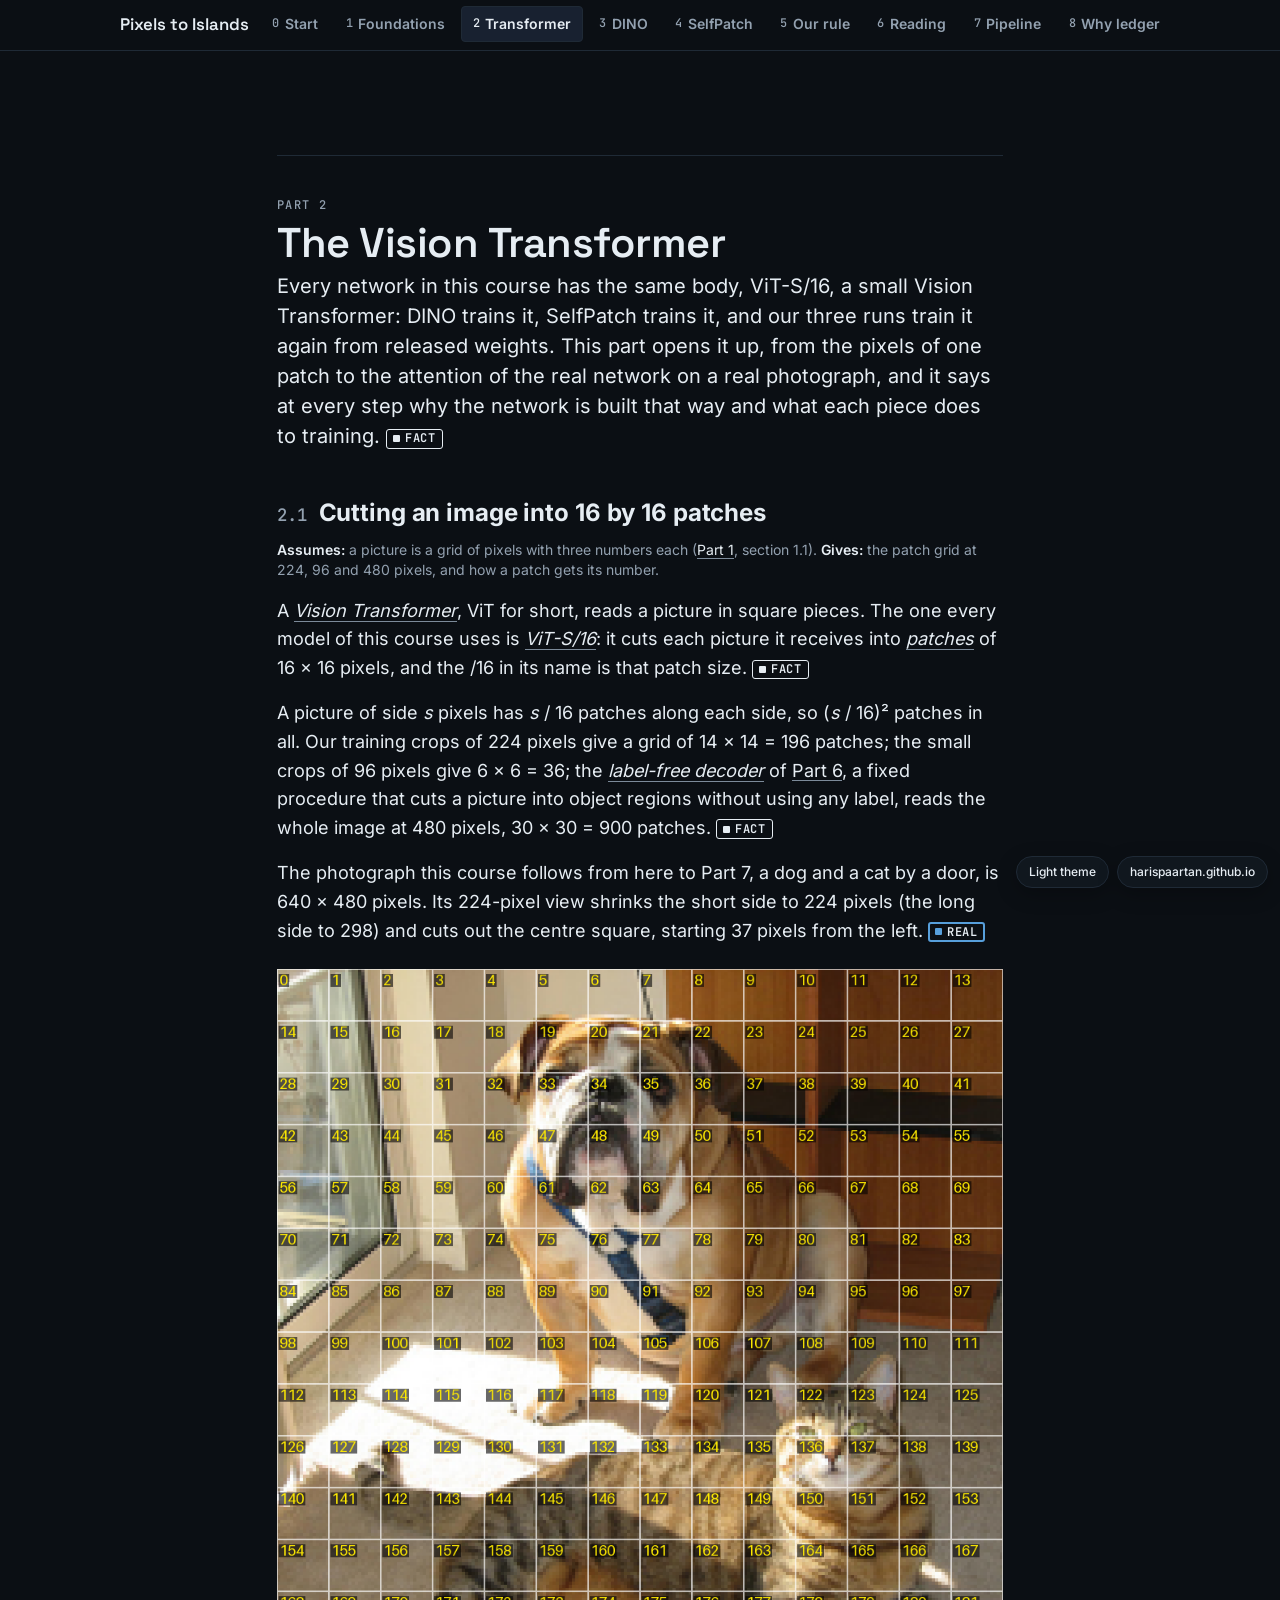
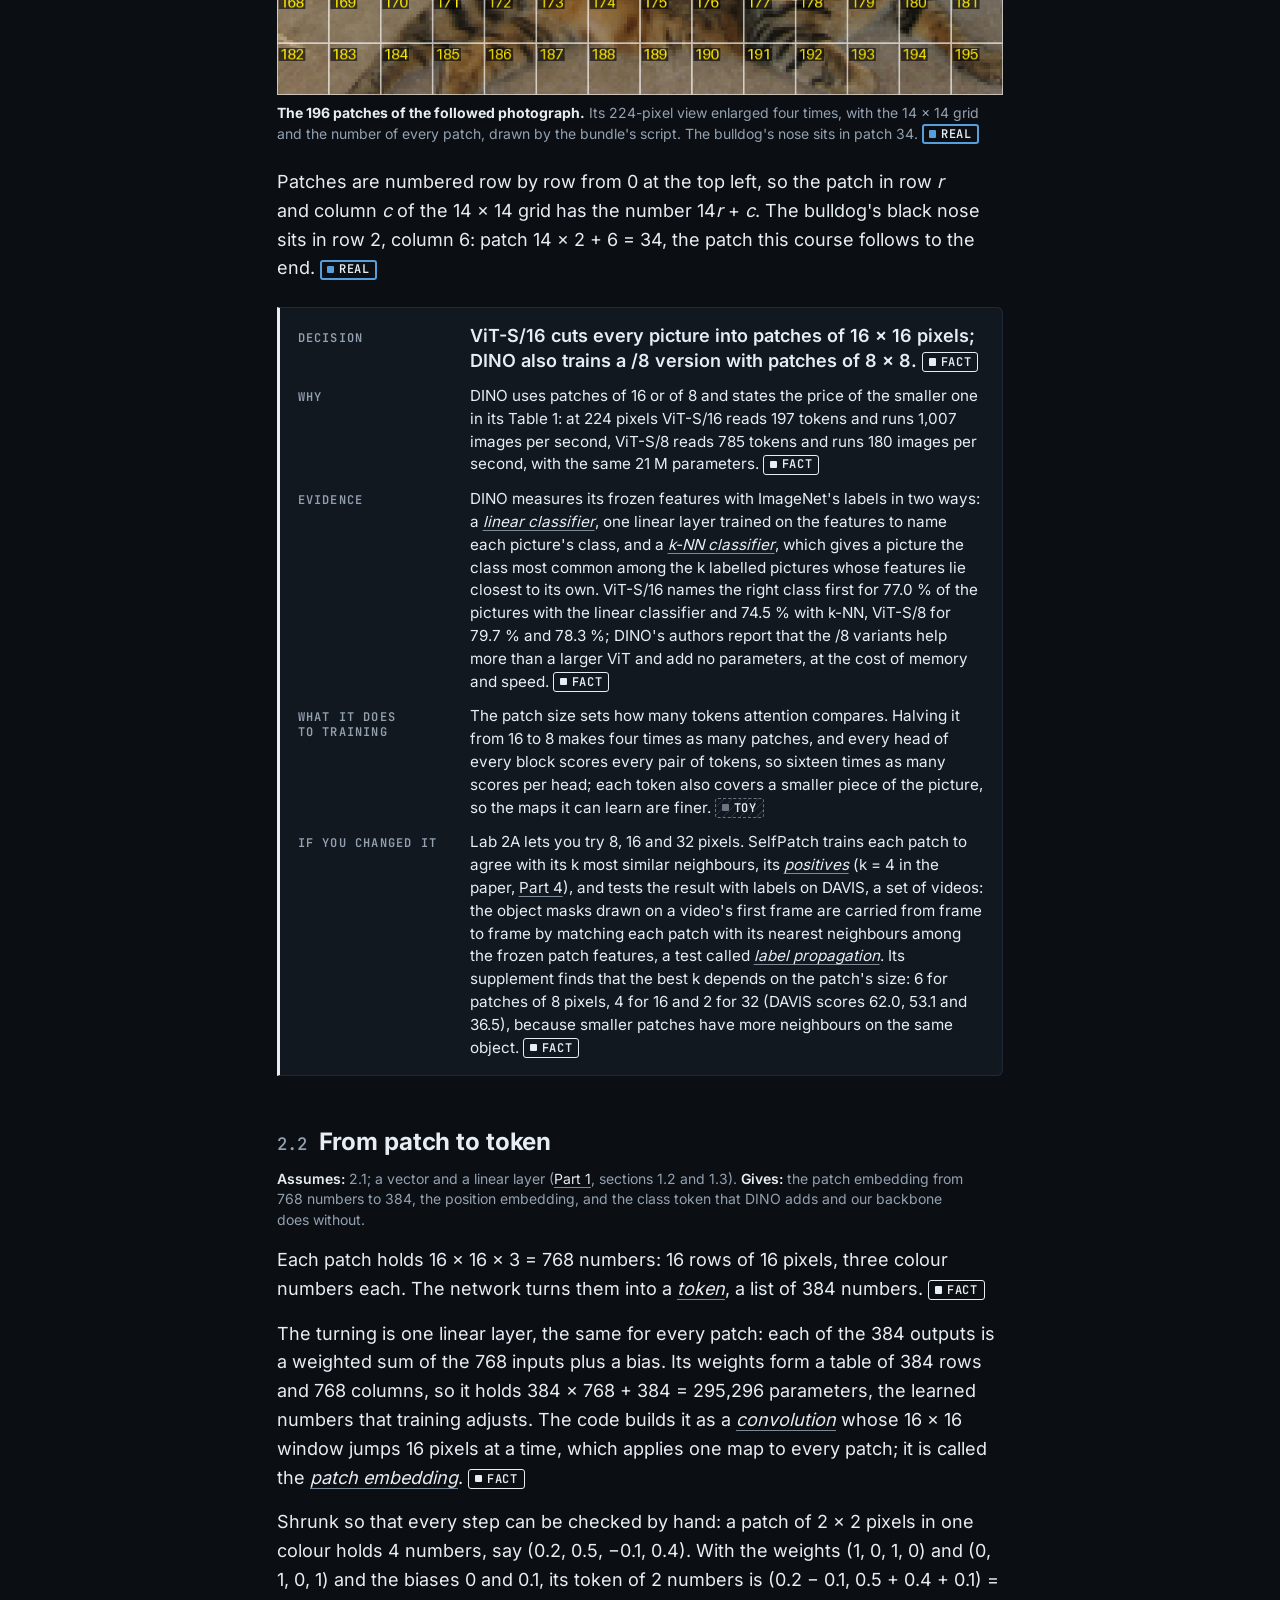
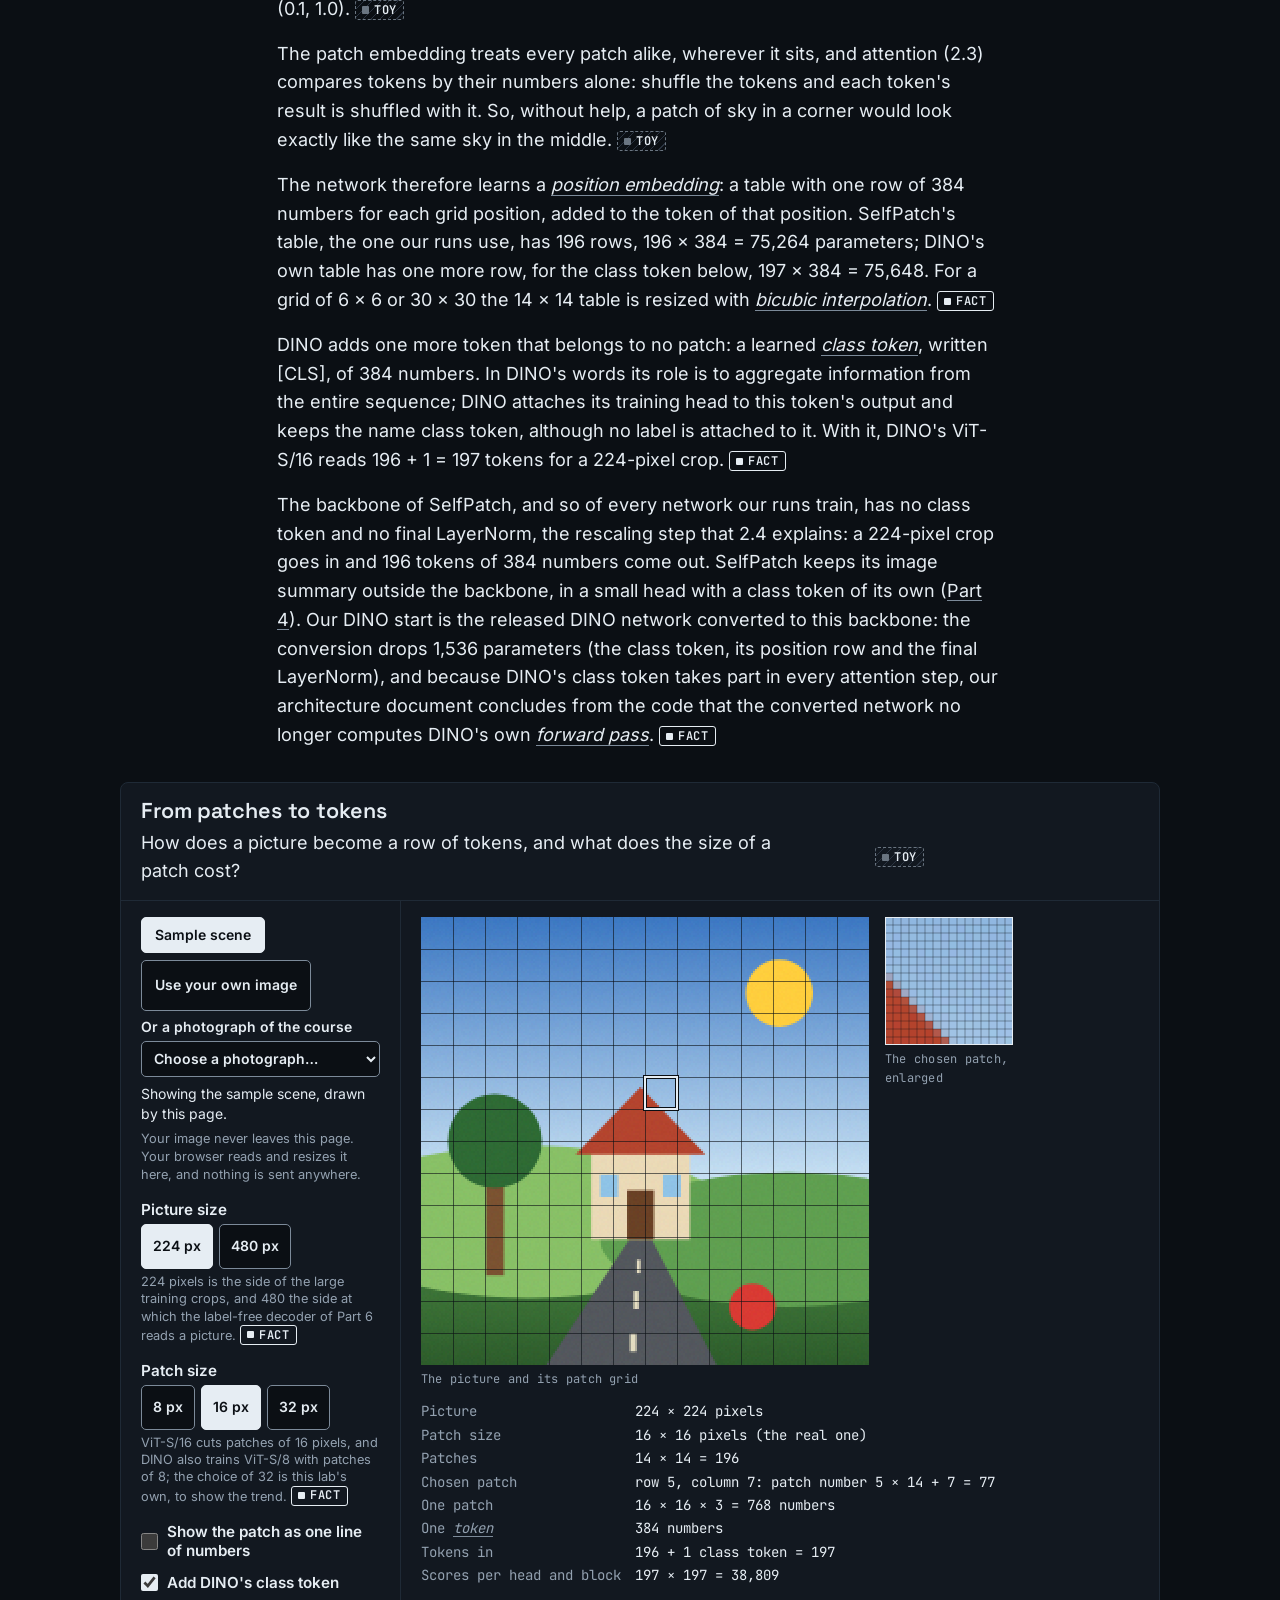
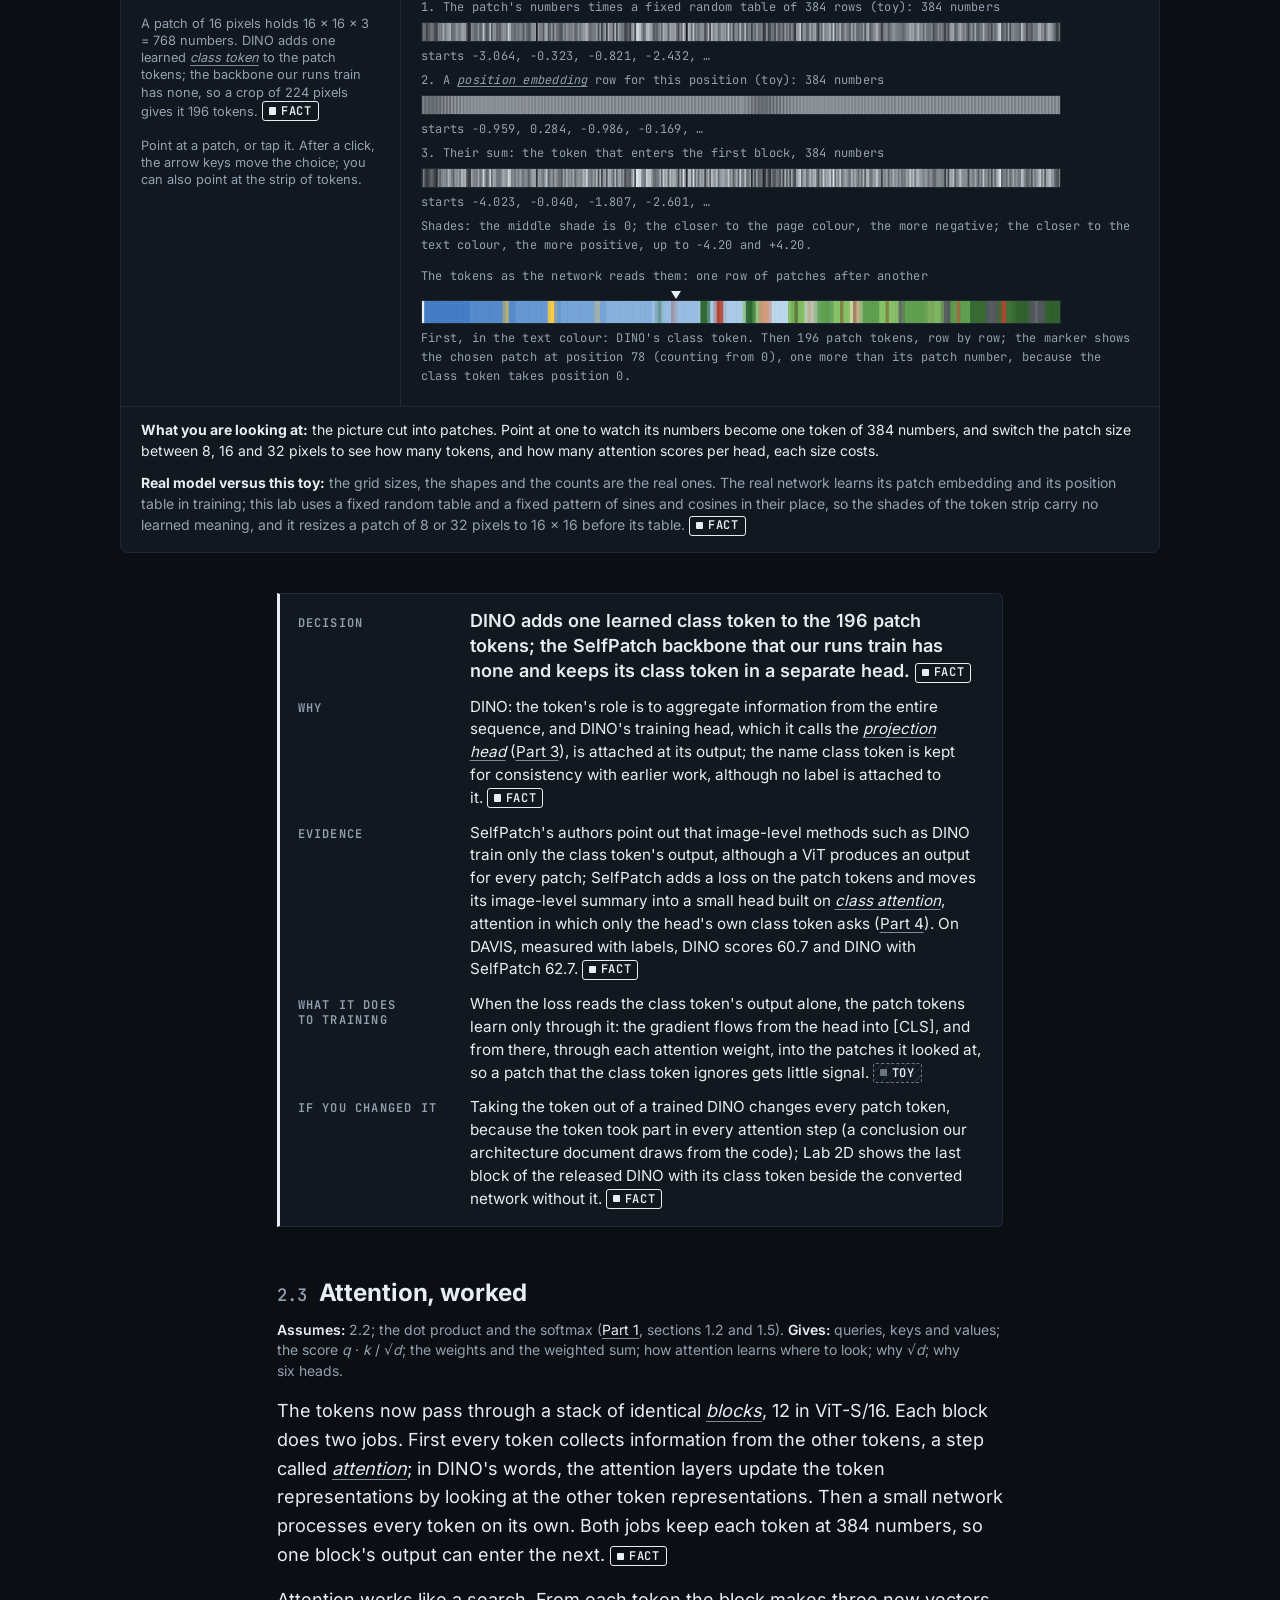
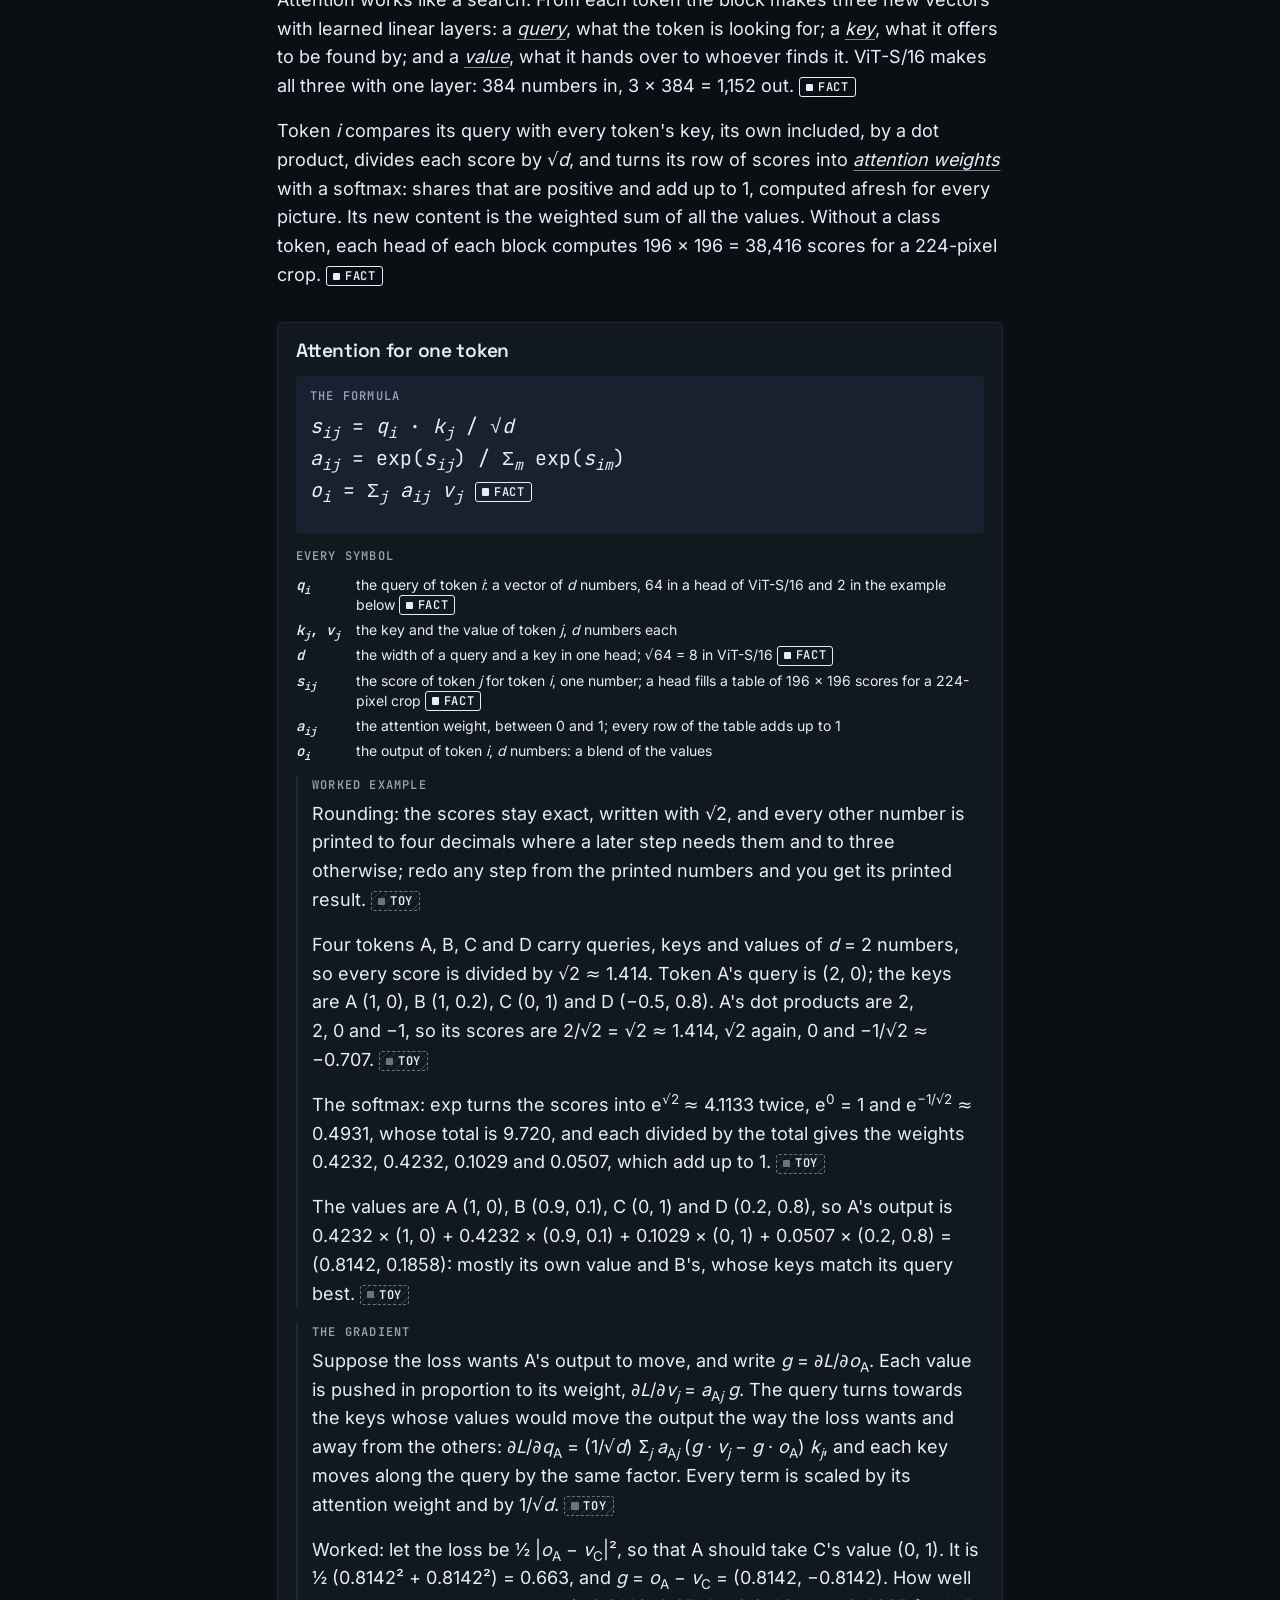
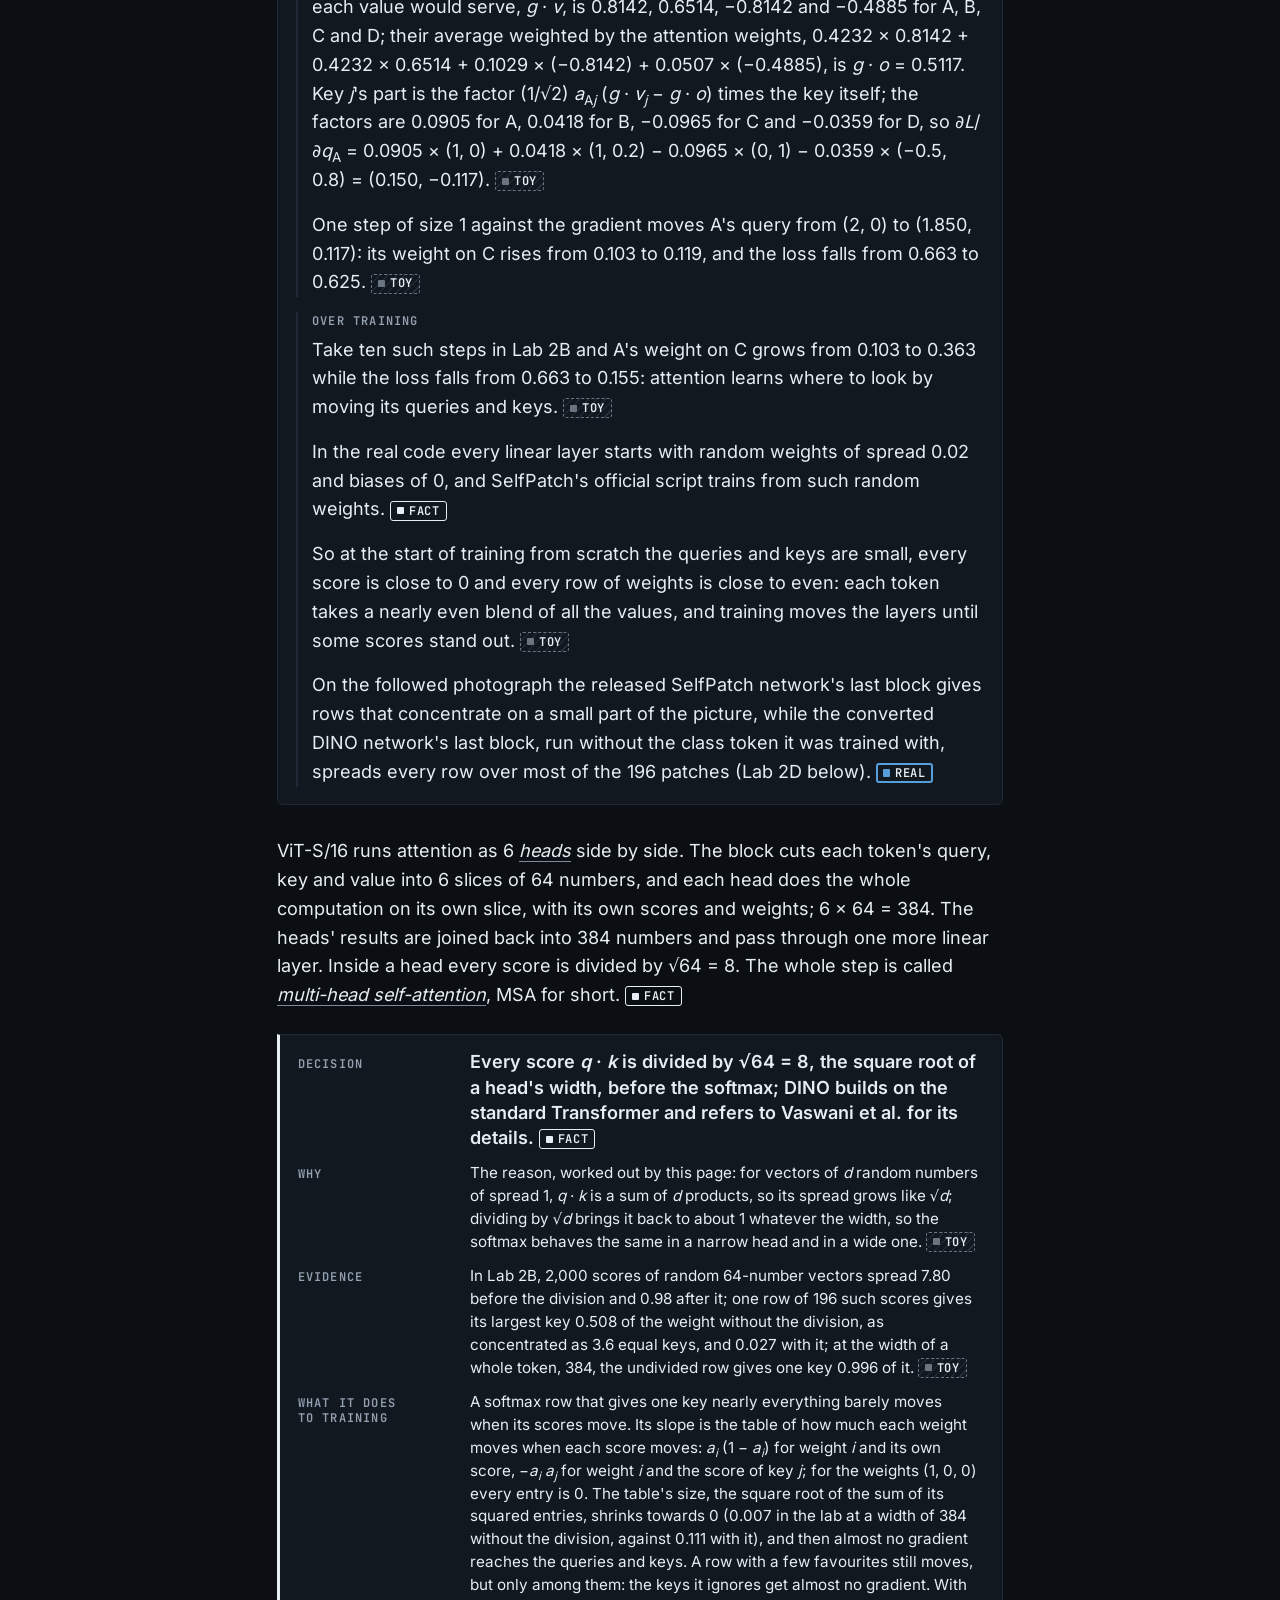
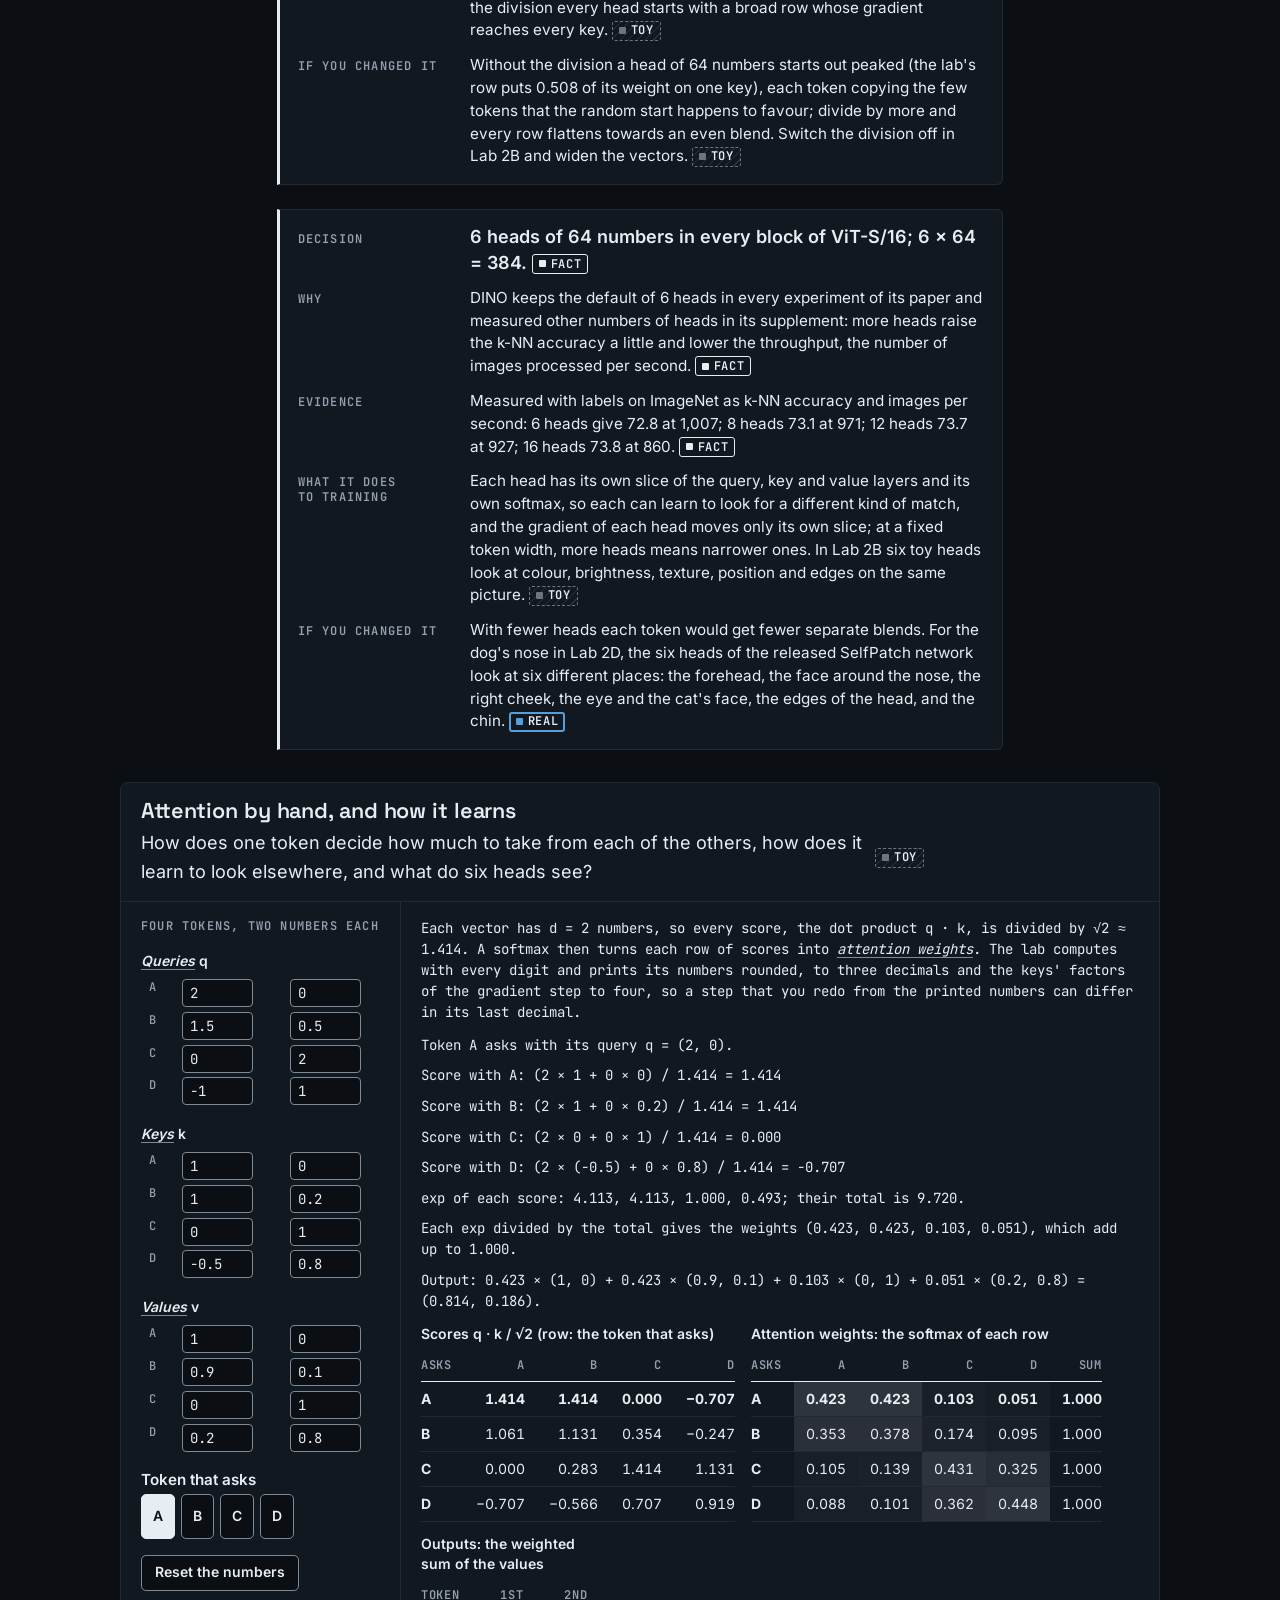
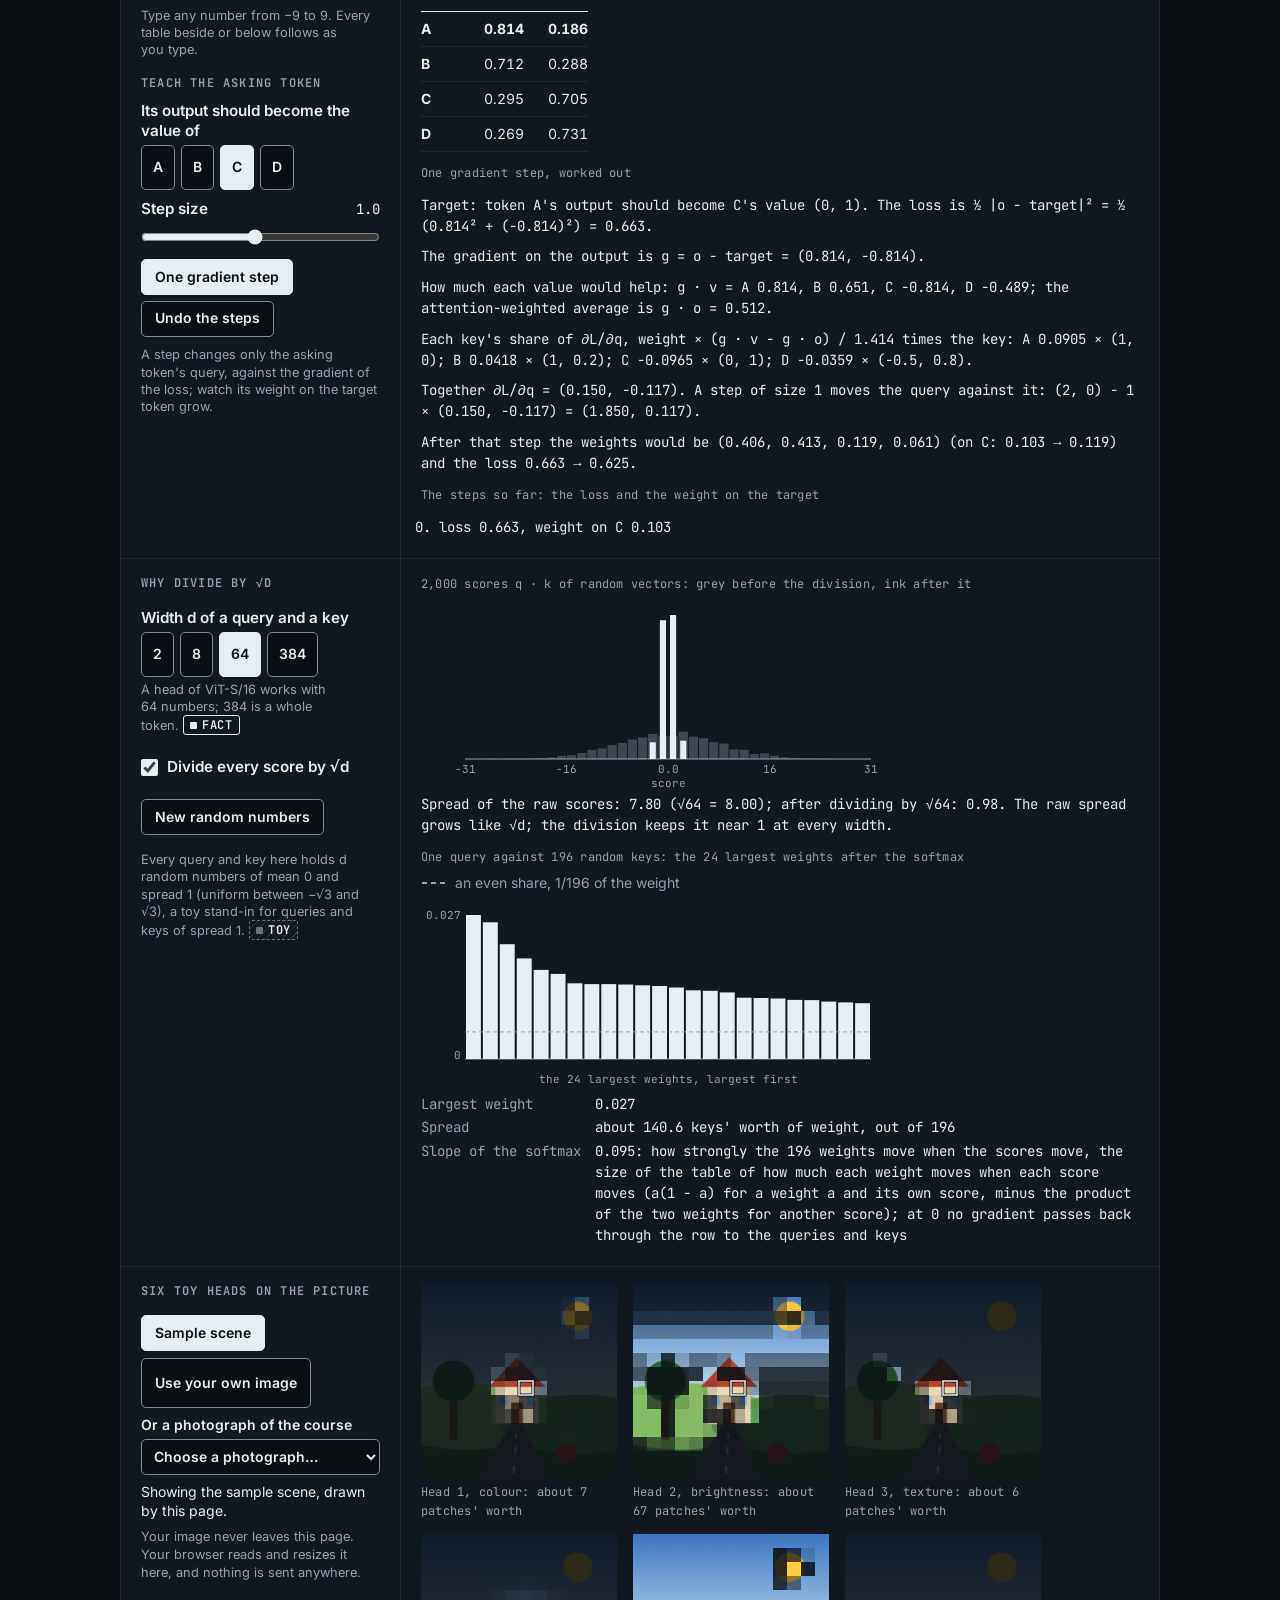
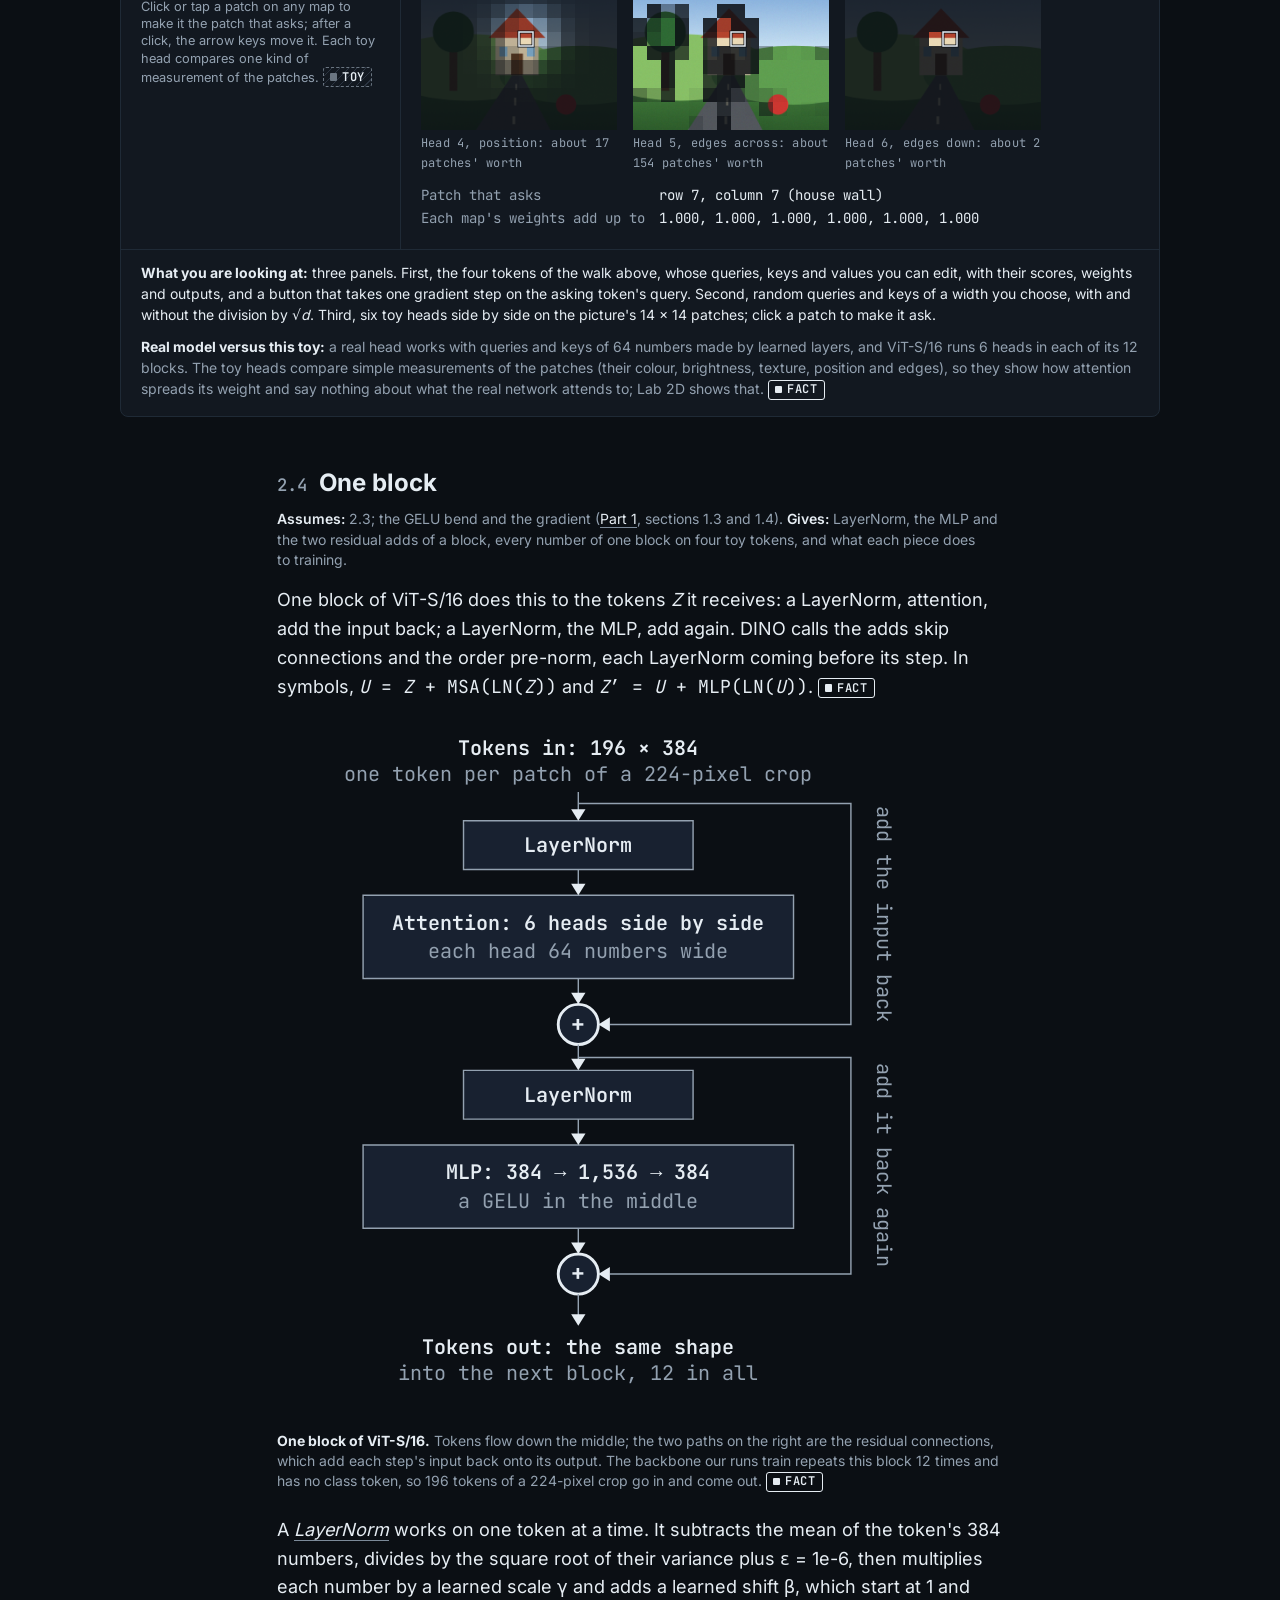
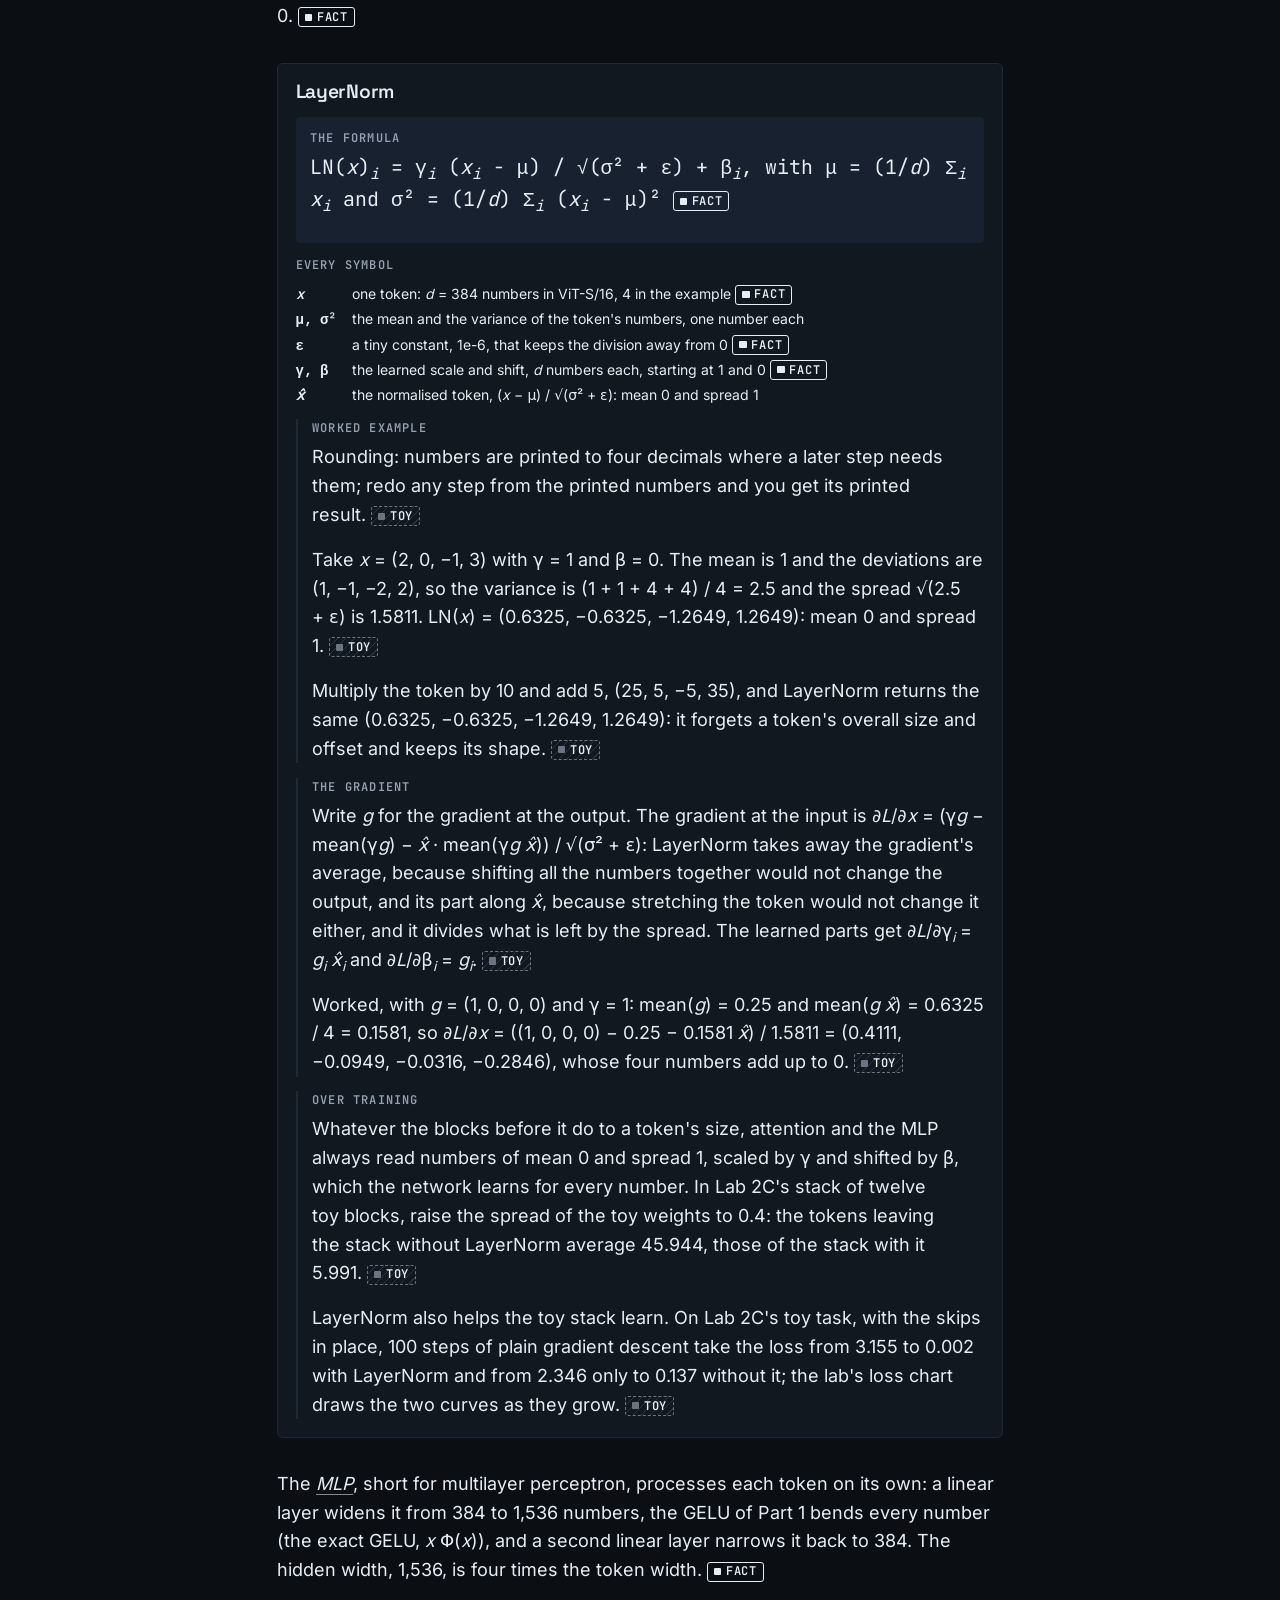
<file: p2-vit.html>
<!doctype html>
<html lang="en">
<head>
<meta charset="utf-8">
<meta name="viewport" content="width=device-width, initial-scale=1, viewport-fit=cover">
<title>Pixels to Islands</title>
<link rel="stylesheet" href="assets/fonts.css">
<link rel="stylesheet" href="assets/styles.css">
<link rel="stylesheet" href="assets/theme-portfolio.css">
<link rel="icon" href="assets/favicon.svg" type="image/svg+xml">
<script>try{if(localStorage.getItem('hh-theme')==='light')document.documentElement.setAttribute('data-theme','light')}catch(e){}</script>

<!-- Generated by docs/research/explainer_v2_2026-10-13/build/assemble.py from the parts under src/; edit those, not this file. -->
</head>
<body>
<nav class="topbar" id="topbar" aria-label="The pages of this course">
  <div class="topbar-inner">
    <a class="topbar-title" href="index.html">Pixels to Islands</a>
    <ul class="topbar-parts">
      <li><a class="topbar-part" href="index.html" aria-label="Start" title="Start"><span class="topbar-num" aria-hidden="true">0</span><span class="topbar-label" aria-hidden="true">Start</span></a></li>
      <li><a class="topbar-part" href="p1-foundations.html" aria-label="Part 1: Foundations" title="Part 1: Foundations"><span class="topbar-num" aria-hidden="true">1</span><span class="topbar-label" aria-hidden="true">Foundations</span></a></li>
      <li><a class="topbar-part" href="p2-vit.html" aria-current="page" aria-label="Part 2: Transformer" title="Part 2: Transformer"><span class="topbar-num" aria-hidden="true">2</span><span class="topbar-label" aria-hidden="true">Transformer</span></a></li>
      <li><a class="topbar-part" href="p3-dino.html" aria-label="Part 3: DINO" title="Part 3: DINO"><span class="topbar-num" aria-hidden="true">3</span><span class="topbar-label" aria-hidden="true">DINO</span></a></li>
      <li><a class="topbar-part" href="p4-selfpatch.html" aria-label="Part 4: SelfPatch" title="Part 4: SelfPatch"><span class="topbar-num" aria-hidden="true">4</span><span class="topbar-label" aria-hidden="true">SelfPatch</span></a></li>
      <li><a class="topbar-part" href="p5-rule.html" aria-label="Part 5: Our rule" title="Part 5: Our rule"><span class="topbar-num" aria-hidden="true">5</span><span class="topbar-label" aria-hidden="true">Our rule</span></a></li>
      <li><a class="topbar-part" href="p6-reading.html" aria-label="Part 6: Reading" title="Part 6: Reading"><span class="topbar-num" aria-hidden="true">6</span><span class="topbar-label" aria-hidden="true">Reading</span></a></li>
      <li><a class="topbar-part" href="p7-pipeline.html" aria-label="Part 7: Pipeline" title="Part 7: Pipeline"><span class="topbar-num" aria-hidden="true">7</span><span class="topbar-label" aria-hidden="true">Pipeline</span></a></li>
      <li><a class="topbar-part" href="p8-ledger.html" aria-label="Part 8: Why ledger" title="Part 8: Why ledger"><span class="topbar-num" aria-hidden="true">8</span><span class="topbar-label" aria-hidden="true">Why ledger</span></a></li>
    </ul>
  </div>
  <div class="progress" aria-hidden="true"><span class="progress-bar"></span></div>
</nav>
<main class="page p2" id="top" data-page="p2-vit" data-bundle-images>
<!-- Part 2 of "Pixels to Islands": the Vision Transformer (Task 6 of docs/superpowers/plans/2026-10-13-explainer-v2-build.md).
     Numbers come from facts/course_facts.json, facts/bundle_facts.json and src/labs_defaults.json; the labs live in
     src/labs_p2.js, the glossary in src/glossary_p2.html. tests/smoke_p2.js checks that the toy numbers of the walks are
     the ones the labs compute. -->
<style>
.p2 figure img { display: block; max-width: 100%; height: auto; }
.p2 table.p2-stages { border-collapse: collapse; font-size: var(--step--1); }
.p2 table.p2-stages th { padding: 0.2rem 0.5rem; text-align: left; vertical-align: top; border-bottom: 1px solid var(--line); }
.p2 table.p2-stages td { padding: 0.2rem 0.5rem; text-align: left; vertical-align: top; border-bottom: 1px solid var(--line); }
.p2 table.p2-stages .p2-vec { display: block; font-family: var(--font-mono); font-variant-numeric: tabular-nums; }
.p2 table.p2-stages .p2-note { display: block; margin-top: 0.15rem; color: var(--muted); }
.p2 .p2-legend { display: flex; flex-wrap: wrap; align-items: center; gap: 0.2rem 1rem; font-size: var(--step--1); color: var(--muted); }
.p2 .p2-key-item { display: inline-flex; align-items: center; gap: 0.35rem; }
.p2 .p2-key { flex: none; }
.p2 .p2-fig-svg { width: 100%; max-width: 660px; height: auto; }
</style>
<section class="part" id="part-2">
  <header class="part-head">
    <p class="part-kicker">Part 2</p>
    <h1 class="part-title">The Vision Transformer</h1>
    <p class="part-intro">Every network in this course has the same body, ViT-S/16, a small Vision Transformer: DINO trains it, SelfPatch trains it, and our three runs train it again from released weights. This part opens it up, from the pixels of one patch to the attention of the real network on a real photograph, and it says at every step why the network is built that way and what each piece does to training. <span class="mark mark-fact" data-source="[DINO Tab. 1; SelfPatch §4; protocol 2026-10-08 §3.1; amendment 2026-10-10, run 2] (vit_blocks, why_sp_vits_choice, p5_model_heads, p5_run1_start, p5_run2_start)">Fact</span></p>
  </header>

  <section class="sec" id="s2-1">
    <h2 class="sec-title"><span class="sec-num">2.1</span> Cutting an image into 16 by 16 patches</h2>
    <p class="sec-meta"><strong>Assumes:</strong> a picture is a grid of pixels with three numbers each (<a href="p1-foundations.html#s1-1">Part 1</a>, section 1.1). <strong>Gives:</strong> the patch grid at 224, 96 and 480 pixels, and how a patch gets its number.</p>
    <p>A <dfn data-term="vit">Vision Transformer</dfn>, ViT for short, reads a picture in square pieces. The one every model of this course uses is <dfn data-term="vit-s/16">ViT-S/16</dfn>: it cuts each picture it receives into <dfn data-term="patch">patches</dfn> of 16 × 16 pixels, and the /16 in its name is that patch size. <span class="mark mark-fact" data-source="[DINO §3.2] (patch_size)">Fact</span></p>
    <p>A picture of side <var>s</var> pixels has <var>s</var> / 16 patches along each side, so (<var>s</var> / 16)² patches in all. Our training crops of 224 pixels give a grid of 14 × 14 = 196 patches; the small crops of 96 pixels give 6 × 6 = 36; the <dfn data-term="label-free decoder">label-free decoder</dfn> of <a href="p6-reading.html#s6-1">Part 6</a>, a fixed procedure that cuts a picture into object regions without using any label, reads the whole image at 480 pixels, 30 × 30 = 900 patches. <span class="mark mark-fact" data-source="[our architecture doc §3.2, §5.1, §5.2; our addendum 01b] (patch_count_formula, patch_count_224, patch_count_96, patch_count_480, decoder_settings)">Fact</span></p>
    <p>The photograph this course follows from here to Part 7, a dog and a cat by a door, is 640 × 480 pixels. Its 224-pixel view shrinks the short side to 224 pixels (the long side to 298) and cuts out the centre square, starting 37 pixels from the left. <span class="mark mark-real" data-bundle="images.json#images">Real</span></p>
    <figure id="fig-2-1-grid">
      <img src="data/images/000000114269_grid.png" alt="The followed photograph's 224-pixel view, a bulldog with a blue lead and a tabby cat lying in front of it, enlarged four times and cut into a 14 by 14 grid; every patch shows its number, from 0 at the top left to 195 at the bottom right." width="896" height="896" loading="lazy">
      <figcaption><strong>The 196 patches of the followed photograph.</strong> Its 224-pixel view enlarged four times, with the 14 × 14 grid and the number of every patch, drawn by the bundle's script. The bulldog's nose sits in patch 34. <span class="mark mark-real" data-bundle="images.json#images">Real</span></figcaption>
    </figure>
    <p>Patches are numbered row by row from 0 at the top left, so the patch in row <var>r</var> and column <var>c</var> of the 14 × 14 grid has the number 14<var>r</var> + <var>c</var>. The bulldog's black nose sits in row 2, column 6: patch 14 × 2 + 6 = 34, the patch this course follows to the end. <span class="mark mark-real" data-bundle="followed.json#anchor">Real</span></p>

    <aside class="why" data-why="vit-patch-16" id="why-vit-patch-16">
      <h4>Decision</h4>
      <p class="why-decision">ViT-S/16 cuts every picture into patches of 16 × 16 pixels; DINO also trains a /8 version with patches of 8 × 8. <span class="mark mark-fact" data-source="[DINO §3.2] (patch_size)">Fact</span></p>
      <h4>Why</h4>
      <p class="why-why">DINO uses patches of 16 or of 8 and states the price of the smaller one in its Table 1: at 224 pixels ViT-S/16 reads 197 tokens and runs 1,007 images per second, ViT-S/8 reads 785 tokens and runs 180 images per second, with the same 21 M parameters. <span class="mark mark-fact" data-source="[DINO Tab. 1] (why_dino_patch_tokens)">Fact</span></p>
      <h4>Evidence</h4>
      <p class="why-evidence">DINO measures its frozen features with ImageNet's labels in two ways: a <dfn data-term="linear classifier">linear classifier</dfn>, one linear layer trained on the features to name each picture's class, and a <dfn data-term="k-nn classifier">k-NN classifier</dfn>, which gives a picture the class most common among the k labelled pictures whose features lie closest to its own. ViT-S/16 names the right class first for 77.0 % of the pictures with the linear classifier and 74.5 % with k-NN, ViT-S/8 for 79.7 % and 78.3 %; DINO's authors report that the /8 variants help more than a larger ViT and add no parameters, at the cost of memory and speed. <span class="mark mark-fact" data-source="[DINO Tab. 2; DINO §4.1; DINO §5, Fig. 5] (dino_imagenet_knn_linear, why_dino_s8_accuracy, why_dino_patch_vs_size, why_dino_patch_size)">Fact</span></p>
      <h4>What it does to training</h4>
      <p class="why-training">The patch size sets how many tokens attention compares. Halving it from 16 to 8 makes four times as many patches, and every head of every block scores every pair of tokens, so sixteen times as many scores per head; each token also covers a smaller piece of the picture, so the maps it can learn are finer. <span class="mark mark-toy">Toy</span></p>
      <h4>If you changed it</h4>
      <p class="why-change">Lab 2A lets you try 8, 16 and 32 pixels. SelfPatch trains each patch to agree with its k most similar neighbours, its <dfn data-term="positive">positives</dfn> (k = 4 in the paper, <a href="p4-selfpatch.html#s4-2">Part 4</a>), and tests the result with labels on DAVIS, a set of videos: the object masks drawn on a video's first frame are carried from frame to frame by matching each patch with its nearest neighbours among the frozen patch features, a test called <dfn data-term="label propagation">label propagation</dfn>. Its supplement finds that the best k depends on the patch's size: 6 for patches of 8 pixels, 4 for 16 and 2 for 32 (DAVIS scores 62.0, 53.1 and 36.5), because smaller patches have more neighbours on the same object. <span class="mark mark-fact" data-source="[SelfPatch §2.2, §4.3; SelfPatch supp. App. G] (sp_k, downstream_davis_protocol, why_sp_k_patch_size)">Fact</span></p>
    </aside>
  </section>

  <section class="sec" id="s2-2">
    <h2 class="sec-title"><span class="sec-num">2.2</span> From patch to token</h2>
    <p class="sec-meta"><strong>Assumes:</strong> 2.1; a vector and a linear layer (<a href="p1-foundations.html#s1-2">Part 1</a>, sections 1.2 and 1.3). <strong>Gives:</strong> the patch embedding from 768 numbers to 384, the position embedding, and the class token that DINO adds and our backbone does without.</p>
    <p>Each patch holds 16 × 16 × 3 = 768 numbers: 16 rows of 16 pixels, three colour numbers each. The network turns them into a <dfn data-term="token">token</dfn>, a list of 384 numbers. <span class="mark mark-fact" data-source="[our architecture doc §3.2, §2.5] (patch_values, token_width)">Fact</span></p>
    <p>The turning is one linear layer, the same for every patch: each of the 384 outputs is a weighted sum of the 768 inputs plus a bias. Its weights form a table of 384 rows and 768 columns, so it holds 384 × 768 + 384 = 295,296 parameters, the learned numbers that training adjusts. The code builds it as a <dfn data-term="convolution">convolution</dfn> whose 16 × 16 window jumps 16 pixels at a time, which applies one map to every patch; it is called the <dfn data-term="patch embedding">patch embedding</dfn>. <span class="mark mark-fact" data-source="[our architecture doc §2.2; our parameter count; code: selfpatch_vision_transformer.py:254] (patch_embed_map, param_patch_embed)">Fact</span></p>
    <p>Shrunk so that every step can be checked by hand: a patch of 2 × 2 pixels in one colour holds 4 numbers, say (0.2, 0.5, −0.1, 0.4). With the weights (1, 0, 1, 0) and (0, 1, 0, 1) and the biases 0 and 0.1, its token of 2 numbers is (0.2 − 0.1, 0.5 + 0.4 + 0.1) = (0.1, 1.0). <span class="mark mark-toy">Toy</span></p>
    <p>The patch embedding treats every patch alike, wherever it sits, and attention (2.3) compares tokens by their numbers alone: shuffle the tokens and each token's result is shuffled with it. So, without help, a patch of sky in a corner would look exactly like the same sky in the middle. <span class="mark mark-toy">Toy</span></p>
    <p>The network therefore learns a <dfn data-term="position embedding">position embedding</dfn>: a table with one row of 384 numbers for each grid position, added to the token of that position. SelfPatch's table, the one our runs use, has 196 rows, 196 × 384 = 75,264 parameters; DINO's own table has one more row, for the class token below, 197 × 384 = 75,648. For a grid of 6 × 6 or 30 × 30 the 14 × 14 table is resized with <dfn data-term="bicubic interpolation">bicubic interpolation</dfn>. <span class="mark mark-fact" data-source="[our architecture doc §2.1, §2.2, §3.2; our parameter count; DINO §3.2] (pos_embed_shape, param_pos_embed, param_dino_pos_embed, pos_embed_resize)">Fact</span></p>
    <p>DINO adds one more token that belongs to no patch: a learned <dfn data-term="class token">class token</dfn>, written [CLS], of 384 numbers. In DINO's words its role is to aggregate information from the entire sequence; DINO attaches its training head to this token's output and keeps the name class token, although no label is attached to it. With it, DINO's ViT-S/16 reads 196 + 1 = 197 tokens for a 224-pixel crop. <span class="mark mark-fact" data-source="[DINO §3.2; DINO Tab. 1] (why_dino_cls, dino_cls_token, dino_tokens_224)">Fact</span></p>
    <p>The backbone of SelfPatch, and so of every network our runs train, has no class token and no final LayerNorm, the rescaling step that 2.4 explains: a 224-pixel crop goes in and 196 tokens of 384 numbers come out. SelfPatch keeps its image summary outside the backbone, in a small head with a class token of its own (<a href="p4-selfpatch.html#s4-3">Part 4</a>). Our DINO start is the released DINO network converted to this backbone: the conversion drops 1,536 parameters (the class token, its position row and the final LayerNorm), and because DINO's class token takes part in every attention step, our architecture document concludes from the code that the converted network no longer computes DINO's own <dfn data-term="forward pass">forward pass</dfn>. <span class="mark mark-fact" data-source="[our architecture doc §2.2, §3.12; SelfPatch §2.2] (sp_output_224, why_sp_class_attention, param_dropped_conversion, conversion_not_dino_forward)">Fact</span></p>

    <section class="lab" data-lab="lab-2a-patches" id="lab-2a-patches" aria-labelledby="lab-2a-patches-name">
      <header>
        <h3 class="lab-name" id="lab-2a-patches-name">From patches to tokens</h3>
        <p class="lab-question">How does a picture become a row of tokens, and what does the size of a patch cost?</p>
        <span class="mark mark-toy">Toy</span>
      </header>
      <div class="lab-body"></div>
      <p class="lab-caption"><strong>What you are looking at:</strong> the picture cut into patches. Point at one to watch its numbers become one token of 384 numbers, and switch the patch size between 8, 16 and 32 pixels to see how many tokens, and how many attention scores per head, each size costs.</p>
      <p class="lab-note"><strong>Real model versus this toy:</strong> the grid sizes, the shapes and the counts are the real ones. The real network learns its patch embedding and its position table in training; this lab uses a fixed random table and a fixed pattern of sines and cosines in their place, so the shades of the token strip carry no learned meaning, and it resizes a patch of 8 or 32 pixels to 16 × 16 before its table. <span class="mark mark-fact" data-source="[our architecture doc §2.2, §3.2] (patch_embed_map, pos_embed_shape)">Fact</span></p>
    </section>

    <aside class="why" data-why="vit-class-token" id="why-vit-class-token">
      <h4>Decision</h4>
      <p class="why-decision">DINO adds one learned class token to the 196 patch tokens; the SelfPatch backbone that our runs train has none and keeps its class token in a separate head. <span class="mark mark-fact" data-source="[DINO §3.2; our architecture doc §3.12; SelfPatch §2.2] (dino_cls_token, sp_output_224, why_sp_class_attention)">Fact</span></p>
      <h4>Why</h4>
      <p class="why-why">DINO: the token's role is to aggregate information from the entire sequence, and DINO's training head, which it calls the <dfn data-term="projection head">projection head</dfn> (<a href="p3-dino.html#s3-3">Part 3</a>), is attached at its output; the name class token is kept for consistency with earlier work, although no label is attached to it. <span class="mark mark-fact" data-source="[DINO §3.2] (why_dino_cls)">Fact</span></p>
      <h4>Evidence</h4>
      <p class="why-evidence">SelfPatch's authors point out that image-level methods such as DINO train only the class token's output, although a ViT produces an output for every patch; SelfPatch adds a loss on the patch tokens and moves its image-level summary into a small head built on <dfn data-term="class attention">class attention</dfn>, attention in which only the head's own class token asks (<a href="p4-selfpatch.html#s4-3">Part 4</a>). On DAVIS, measured with labels, DINO scores 60.7 and DINO with SelfPatch 62.7. <span class="mark mark-fact" data-source="[SelfPatch §2.1, §2.2, Tab. 3] (sp_gap, why_sp_class_attention, downstream_davis_dino, downstream_davis_sp)">Fact</span></p>
      <h4>What it does to training</h4>
      <p class="why-training">When the loss reads the class token's output alone, the patch tokens learn only through it: the gradient flows from the head into [CLS], and from there, through each attention weight, into the patches it looked at, so a patch that the class token ignores gets little signal. <span class="mark mark-toy">Toy</span></p>
      <h4>If you changed it</h4>
      <p class="why-change">Taking the token out of a trained DINO changes every patch token, because the token took part in every attention step (a conclusion our architecture document draws from the code); Lab 2D shows the last block of the released DINO with its class token beside the converted network without it. <span class="mark mark-fact" data-source="[our architecture doc §2.2] (conversion_not_dino_forward)">Fact</span></p>
    </aside>
  </section>

  <section class="sec" id="s2-3">
    <h2 class="sec-title"><span class="sec-num">2.3</span> Attention, worked</h2>
    <p class="sec-meta"><strong>Assumes:</strong> 2.2; the dot product and the softmax (<a href="p1-foundations.html#s1-2">Part 1</a>, sections 1.2 and 1.5). <strong>Gives:</strong> queries, keys and values; the score <var>q</var> · <var>k</var> / √<var>d</var>; the weights and the weighted sum; how attention learns where to look; why √<var>d</var>; why six heads.</p>
    <p>The tokens now pass through a stack of identical <dfn data-term="transformer block">blocks</dfn>, 12 in ViT-S/16. Each block does two jobs. First every token collects information from the other tokens, a step called <dfn data-term="attention">attention</dfn>; in DINO's words, the attention layers update the token representations by looking at the other token representations. Then a small network processes every token on its own. Both jobs keep each token at 384 numbers, so one block's output can enter the next. <span class="mark mark-fact" data-source="[DINO Tab. 1; DINO §3.2] (vit_blocks, token_width; caron_dino_iccv2021.txt:247-252)">Fact</span></p>
    <p>Attention works like a search. From each token the block makes three new vectors with learned linear layers: a <dfn data-term="query">query</dfn>, what the token is looking for; a <dfn data-term="key">key</dfn>, what it offers to be found by; and a <dfn data-term="value">value</dfn>, what it hands over to whoever finds it. ViT-S/16 makes all three with one layer: 384 numbers in, 3 × 384 = 1,152 out. <span class="mark mark-fact" data-source="[our architecture doc §2.4; code: selfpatch_vision_transformer.py:203] (vit_qkv)">Fact</span></p>
    <p>Token <var>i</var> compares its query with every token's key, its own included, by a dot product, divides each score by √<var>d</var>, and turns its row of scores into <dfn data-term="attention weight">attention weights</dfn> with a softmax: shares that are positive and add up to 1, computed afresh for every picture. Its new content is the weighted sum of all the values. Without a class token, each head of each block computes 196 × 196 = 38,416 scores for a 224-pixel crop. <span class="mark mark-fact" data-source="[code: selfpatch_vision_transformer.py:208-220; arithmetic] (p2_code_attention, p2_scores_per_head_224)">Fact</span></p>

    <section class="walk" data-walk="p2-attention" id="walk-p2-attention">
      <h4>Attention for one token</h4>
      <div class="walk-formula">
        <p><span class="formula"><var>s</var><sub><var>ij</var></sub> = <var>q</var><sub><var>i</var></sub> · <var>k</var><sub><var>j</var></sub> / √<var>d</var></span><br><span class="formula"><var>a</var><sub><var>ij</var></sub> = exp(<var>s</var><sub><var>ij</var></sub>) / Σ<sub><var>m</var></sub> exp(<var>s</var><sub><var>im</var></sub>)</span><br><span class="formula"><var>o</var><sub><var>i</var></sub> = Σ<sub><var>j</var></sub> <var>a</var><sub><var>ij</var></sub> <var>v</var><sub><var>j</var></sub></span> <span class="mark mark-fact" data-source="[code: selfpatch_vision_transformer.py:208-220] (p2_code_attention)">Fact</span></p>
      </div>
      <dl class="walk-symbols">
        <dt><var>q</var><sub><var>i</var></sub></dt><dd>the query of token <var>i</var>: a vector of <var>d</var> numbers, 64 in a head of ViT-S/16 and 2 in the example below <span class="mark mark-fact" data-source="[our architecture doc §3.2] (vit_head_width, vit_attention_scale)">Fact</span></dd>
        <dt><var>k</var><sub><var>j</var></sub>, <var>v</var><sub><var>j</var></sub></dt><dd>the key and the value of token <var>j</var>, <var>d</var> numbers each</dd>
        <dt><var>d</var></dt><dd>the width of a query and a key in one head; √64 = 8 in ViT-S/16 <span class="mark mark-fact" data-source="[our architecture doc §3.2] (vit_head_width, vit_attention_scale)">Fact</span></dd>
        <dt><var>s</var><sub><var>ij</var></sub></dt><dd>the score of token <var>j</var> for token <var>i</var>, one number; a head fills a table of 196 × 196 scores for a 224-pixel crop <span class="mark mark-fact" data-source="[arithmetic; code: selfpatch_vision_transformer.py:213] (p2_scores_per_head_224)">Fact</span></dd>
        <dt><var>a</var><sub><var>ij</var></sub></dt><dd>the attention weight, between 0 and 1; every row of the table adds up to 1</dd>
        <dt><var>o</var><sub><var>i</var></sub></dt><dd>the output of token <var>i</var>, <var>d</var> numbers: a blend of the values</dd>
      </dl>
      <div class="walk-example">
        <p>Rounding: the scores stay exact, written with √2, and every other number is printed to four decimals where a later step needs them and to three otherwise; redo any step from the printed numbers and you get its printed result. <span class="mark mark-toy">Toy</span></p>
        <p>Four tokens A, B, C and D carry queries, keys and values of <var>d</var> = 2 numbers, so every score is divided by √2 ≈ 1.414. Token A's query is (2, 0); the keys are A (1, 0), B (1, 0.2), C (0, 1) and D (−0.5, 0.8). A's dot products are 2, 2, 0 and −1, so its scores are 2/√2 = √2 ≈ 1.414, √2 again, 0 and −1/√2 ≈ −0.707. <span class="mark mark-toy">Toy</span></p>
        <p>The softmax: exp turns the scores into e<sup>√2</sup> ≈ 4.1133 twice, e<sup>0</sup> = 1 and e<sup>−1/√2</sup> ≈ 0.4931, whose total is 9.720, and each divided by the total gives the weights 0.4232, 0.4232, 0.1029 and 0.0507, which add up to 1. <span class="mark mark-toy">Toy</span></p>
        <p>The values are A (1, 0), B (0.9, 0.1), C (0, 1) and D (0.2, 0.8), so A's output is 0.4232 × (1, 0) + 0.4232 × (0.9, 0.1) + 0.1029 × (0, 1) + 0.0507 × (0.2, 0.8) = (0.8142, 0.1858): mostly its own value and B's, whose keys match its query best. <span class="mark mark-toy">Toy</span></p>
      </div>
      <div class="walk-gradient">
        <p>Suppose the loss wants A's output to move, and write <var>g</var> = ∂<var>L</var>/∂<var>o</var><sub>A</sub>. Each value is pushed in proportion to its weight, ∂<var>L</var>/∂<var>v</var><sub><var>j</var></sub> = <var>a</var><sub>A<var>j</var></sub> <var>g</var>. The query turns towards the keys whose values would move the output the way the loss wants and away from the others: ∂<var>L</var>/∂<var>q</var><sub>A</sub> = (1/√<var>d</var>) Σ<sub><var>j</var></sub> <var>a</var><sub>A<var>j</var></sub> (<var>g</var> · <var>v</var><sub><var>j</var></sub> − <var>g</var> · <var>o</var><sub>A</sub>) <var>k</var><sub><var>j</var></sub>, and each key moves along the query by the same factor. Every term is scaled by its attention weight and by 1/√<var>d</var>. <span class="mark mark-toy">Toy</span></p>
        <p>Worked: let the loss be ½ |<var>o</var><sub>A</sub> − <var>v</var><sub>C</sub>|², so that A should take C's value (0, 1). It is ½ (0.8142² + 0.8142²) = 0.663, and <var>g</var> = <var>o</var><sub>A</sub> − <var>v</var><sub>C</sub> = (0.8142, −0.8142). How well each value would serve, <var>g</var> · <var>v</var>, is 0.8142, 0.6514, −0.8142 and −0.4885 for A, B, C and D; their average weighted by the attention weights, 0.4232 × 0.8142 + 0.4232 × 0.6514 + 0.1029 × (−0.8142) + 0.0507 × (−0.4885), is <var>g</var> · <var>o</var> = 0.5117. Key <var>j</var>'s part is the factor (1/√2) <var>a</var><sub>A<var>j</var></sub> (<var>g</var> · <var>v</var><sub><var>j</var></sub> − <var>g</var> · <var>o</var>) times the key itself; the factors are 0.0905 for A, 0.0418 for B, −0.0965 for C and −0.0359 for D, so ∂<var>L</var>/∂<var>q</var><sub>A</sub> = 0.0905 × (1, 0) + 0.0418 × (1, 0.2) − 0.0965 × (0, 1) − 0.0359 × (−0.5, 0.8) = (0.150, −0.117). <span class="mark mark-toy">Toy</span></p>
        <p>One step of size 1 against the gradient moves A's query from (2, 0) to (1.850, 0.117): its weight on C rises from 0.103 to 0.119, and the loss falls from 0.663 to 0.625. <span class="mark mark-toy">Toy</span></p>
      </div>
      <div class="walk-training">
        <p>Take ten such steps in Lab 2B and A's weight on C grows from 0.103 to 0.363 while the loss falls from 0.663 to 0.155: attention learns where to look by moving its queries and keys. <span class="mark mark-toy">Toy</span></p>
        <p>In the real code every linear layer starts with random weights of spread 0.02 and biases of 0, and SelfPatch's official script trains from such random weights. <span class="mark mark-fact" data-source="[code: selfpatch_vision_transformer.py:291-298; our architecture doc §2.5] (p2_init_spread, sp_official_init_random)">Fact</span></p>
        <p>So at the start of training from scratch the queries and keys are small, every score is close to 0 and every row of weights is close to even: each token takes a nearly even blend of all the values, and training moves the layers until some scores stand out. <span class="mark mark-toy">Toy</span></p>
        <p>On the followed photograph the released SelfPatch network's last block gives rows that concentrate on a small part of the picture, while the converted DINO network's last block, run without the class token it was trained with, spreads every row over most of the 196 patches (Lab 2D below). <span class="mark mark-real" data-bundle="followed.json#attention_last">Real</span></p>
      </div>
    </section>

    <p>ViT-S/16 runs attention as 6 <dfn data-term="attention head">heads</dfn> side by side. The block cuts each token's query, key and value into 6 slices of 64 numbers, and each head does the whole computation on its own slice, with its own scores and weights; 6 × 64 = 384. The heads' results are joined back into 384 numbers and pass through one more linear layer. Inside a head every score is divided by √64 = 8. The whole step is called <dfn data-term="multi-head self-attention">multi-head self-attention</dfn>, MSA for short. <span class="mark mark-fact" data-source="[DINO Tab. 1; our architecture doc §3.2; code: selfpatch_vision_transformer.py:200-220] (vit_heads, vit_head_width, vit_attention_scale, p2_code_attention)">Fact</span></p>

    <aside class="why" data-why="vit-attention-scale" id="why-vit-attention-scale">
      <h4>Decision</h4>
      <p class="why-decision">Every score <var>q</var> · <var>k</var> is divided by √64 = 8, the square root of a head's width, before the softmax; DINO builds on the standard Transformer and refers to Vaswani et al. for its details. <span class="mark mark-fact" data-source="[our architecture doc §3.2; DINO §3.2; code: selfpatch_vision_transformer.py:201, :213] (vit_attention_scale; caron_dino_iccv2021.txt:228-231)">Fact</span></p>
      <h4>Why</h4>
      <p class="why-why">The reason, worked out by this page: for vectors of <var>d</var> random numbers of spread 1, <var>q</var> · <var>k</var> is a sum of <var>d</var> products, so its spread grows like √<var>d</var>; dividing by √<var>d</var> brings it back to about 1 whatever the width, so the softmax behaves the same in a narrow head and in a wide one. <span class="mark mark-toy">Toy</span></p>
      <h4>Evidence</h4>
      <p class="why-evidence">In Lab 2B, 2,000 scores of random 64-number vectors spread 7.80 before the division and 0.98 after it; one row of 196 such scores gives its largest key 0.508 of the weight without the division, as concentrated as 3.6 equal keys, and 0.027 with it; at the width of a whole token, 384, the undivided row gives one key 0.996 of it. <span class="mark mark-toy">Toy</span></p>
      <h4>What it does to training</h4>
      <p class="why-training">A softmax row that gives one key nearly everything barely moves when its scores move. Its slope is the table of how much each weight moves when each score moves: <var>a</var><sub><var>i</var></sub> (1 − <var>a</var><sub><var>i</var></sub>) for weight <var>i</var> and its own score, −<var>a</var><sub><var>i</var></sub> <var>a</var><sub><var>j</var></sub> for weight <var>i</var> and the score of key <var>j</var>; for the weights (1, 0, 0) every entry is 0. The table's size, the square root of the sum of its squared entries, shrinks towards 0 (0.007 in the lab at a width of 384 without the division, against 0.111 with it), and then almost no gradient reaches the queries and keys. A row with a few favourites still moves, but only among them: the keys it ignores get almost no gradient. With the division every head starts with a broad row whose gradient reaches every key. <span class="mark mark-toy">Toy</span></p>
      <h4>If you changed it</h4>
      <p class="why-change">Without the division a head of 64 numbers starts out peaked (the lab's row puts 0.508 of its weight on one key), each token copying the few tokens that the random start happens to favour; divide by more and every row flattens towards an even blend. Switch the division off in Lab 2B and widen the vectors. <span class="mark mark-toy">Toy</span></p>
    </aside>

    <aside class="why" data-why="vit-six-heads" id="why-vit-six-heads">
      <h4>Decision</h4>
      <p class="why-decision">6 heads of 64 numbers in every block of ViT-S/16; 6 × 64 = 384. <span class="mark mark-fact" data-source="[DINO Tab. 1; our architecture doc §3.2] (vit_heads, vit_head_width)">Fact</span></p>
      <h4>Why</h4>
      <p class="why-why">DINO keeps the default of 6 heads in every experiment of its paper and measured other numbers of heads in its supplement: more heads raise the k-NN accuracy a little and lower the throughput, the number of images processed per second. <span class="mark mark-fact" data-source="[DINO supp. App. D] (why_dino_heads)">Fact</span></p>
      <h4>Evidence</h4>
      <p class="why-evidence">Measured with labels on ImageNet as k-NN accuracy and images per second: 6 heads give 72.8 at 1,007; 8 heads 73.1 at 971; 12 heads 73.7 at 927; 16 heads 73.8 at 860. <span class="mark mark-fact" data-source="[DINO supp. App. D] (why_dino_heads)">Fact</span></p>
      <h4>What it does to training</h4>
      <p class="why-training">Each head has its own slice of the query, key and value layers and its own softmax, so each can learn to look for a different kind of match, and the gradient of each head moves only its own slice; at a fixed token width, more heads means narrower ones. In Lab 2B six toy heads look at colour, brightness, texture, position and edges on the same picture. <span class="mark mark-toy">Toy</span></p>
      <h4>If you changed it</h4>
      <p class="why-change">With fewer heads each token would get fewer separate blends. For the dog's nose in Lab 2D, the six heads of the released SelfPatch network look at six different places: the forehead, the face around the nose, the right cheek, the eye and the cat's face, the edges of the head, and the chin. <span class="mark mark-real" data-bundle="followed.json#attention_last">Real</span></p>
    </aside>

    <section class="lab" data-lab="lab-2b-attention" id="lab-2b-attention" aria-labelledby="lab-2b-attention-name">
      <header>
        <h3 class="lab-name" id="lab-2b-attention-name">Attention by hand, and how it learns</h3>
        <p class="lab-question">How does one token decide how much to take from each of the others, how does it learn to look elsewhere, and what do six heads see?</p>
        <span class="mark mark-toy">Toy</span>
      </header>
      <div class="lab-body"></div>
      <p class="lab-caption"><strong>What you are looking at:</strong> three panels. First, the four tokens of the walk above, whose queries, keys and values you can edit, with their scores, weights and outputs, and a button that takes one gradient step on the asking token's query. Second, random queries and keys of a width you choose, with and without the division by √<var>d</var>. Third, six toy heads side by side on the picture's 14 × 14 patches; click a patch to make it ask.</p>
      <p class="lab-note"><strong>Real model versus this toy:</strong> a real head works with queries and keys of 64 numbers made by learned layers, and ViT-S/16 runs 6 heads in each of its 12 blocks. The toy heads compare simple measurements of the patches (their colour, brightness, texture, position and edges), so they show how attention spreads its weight and say nothing about what the real network attends to; Lab 2D shows that. <span class="mark mark-fact" data-source="[our architecture doc §3.2; DINO Tab. 1] (vit_head_width, vit_heads, vit_blocks)">Fact</span></p>
    </section>
  </section>

  <section class="sec" id="s2-4">
    <h2 class="sec-title"><span class="sec-num">2.4</span> One block</h2>
    <p class="sec-meta"><strong>Assumes:</strong> 2.3; the GELU bend and the gradient (<a href="p1-foundations.html#s1-3">Part 1</a>, sections 1.3 and 1.4). <strong>Gives:</strong> LayerNorm, the MLP and the two residual adds of a block, every number of one block on four toy tokens, and what each piece does to training.</p>
    <p>One block of ViT-S/16 does this to the tokens <var>Z</var> it receives: a LayerNorm, attention, add the input back; a LayerNorm, the MLP, add again. DINO calls the adds skip connections and the order pre-norm, each LayerNorm coming before its step. In symbols, <span class="formula"><var>U</var> = <var>Z</var> + MSA(LN(<var>Z</var>))</span> and <span class="formula"><var>Z</var>′ = <var>U</var> + MLP(LN(<var>U</var>))</span>. <span class="mark mark-fact" data-source="[DINO §3.2; our architecture doc §3.2; code: selfpatch_vision_transformer.py:235-241] (why_dino_prenorm, vit_prenorm, vit_residual, p2_code_block)">Fact</span></p>
    <figure id="fig-2-4-block">
      <svg class="chart p2-fig-svg" viewBox="0 0 460 486" width="460" role="img" aria-label="One transformer block, top to bottom: LayerNorm, attention with 6 heads, add the input back; LayerNorm, the MLP from 384 to 1,536 numbers and back, add again; the tokens keep their shape."><g font-size="14"><text x="210" y="20" class="title" text-anchor="middle">Tokens in: 196 × 384</text><text x="210" y="38" text-anchor="middle">one token per patch of a 224-pixel crop</text><rect class="band" x="130" y="66" width="160" height="34" rx="4"/><g class="axis"><path d="M130 66h160v34h-160z"/></g><text x="210" y="88" class="title" text-anchor="middle">LayerNorm</text><rect class="band" x="60" y="118" width="300" height="58" rx="4"/><g class="axis"><path d="M60 118h300v58h-300z"/></g><text x="210" y="142" class="title" text-anchor="middle">Attention: 6 heads side by side</text><text x="210" y="162" text-anchor="middle">each head 64 numbers wide</text><rect class="band" x="130" y="240" width="160" height="34" rx="4"/><g class="axis"><path d="M130 240h160v34h-160z"/></g><text x="210" y="262" class="title" text-anchor="middle">LayerNorm</text><rect class="band" x="60" y="292" width="300" height="58" rx="4"/><g class="axis"><path d="M60 292h300v58h-300z"/></g><text x="210" y="316" class="title" text-anchor="middle">MLP: 384 → 1,536 → 384</text><text x="210" y="336" text-anchor="middle">a GELU in the middle</text><circle class="band" cx="210" cy="208" r="14"/><circle class="series" cx="210" cy="208" r="14"/><text x="210" y="213" class="title" text-anchor="middle" font-size="16">+</text><circle class="band" cx="210" cy="382" r="14"/><circle class="series" cx="210" cy="382" r="14"/><text x="210" y="387" class="title" text-anchor="middle" font-size="16">+</text><g class="axis"><line x1="210" y1="46" x2="210" y2="60"/><line x1="210" y1="100" x2="210" y2="112"/><line x1="210" y1="176" x2="210" y2="188"/><line x1="210" y1="222" x2="210" y2="234"/><line x1="210" y1="274" x2="210" y2="286"/><line x1="210" y1="350" x2="210" y2="362"/><line x1="210" y1="396" x2="210" y2="412"/><path d="M210 54H400V208H232" fill="none"/><path d="M210 231H400V382H232" fill="none"/></g><path class="dot" d="M205 58h10l-5 8z"/><path class="dot" d="M205 110h10l-5 8z"/><path class="dot" d="M205 186h10l-5 8z"/><path class="dot" d="M205 232h10l-5 8z"/><path class="dot" d="M205 284h10l-5 8z"/><path class="dot" d="M205 360h10l-5 8z"/><path class="dot" d="M205 410h10l-5 8z"/><path class="dot" d="M232 203v10l-8 -5z"/><path class="dot" d="M232 377v10l-8 -5z"/><text x="418" y="131" text-anchor="middle" transform="rotate(90 418 131)">add the input back</text><text x="418" y="306" text-anchor="middle" transform="rotate(90 418 306)">add it back again</text><text x="210" y="438" class="title" text-anchor="middle">Tokens out: the same shape</text><text x="210" y="456" text-anchor="middle">into the next block, 12 in all</text></g></svg>
      <figcaption><strong>One block of ViT-S/16.</strong> Tokens flow down the middle; the two paths on the right are the residual connections, which add each step's input back onto its output. The backbone our runs train repeats this block 12 times and has no class token, so 196 tokens of a 224-pixel crop go in and come out. <span class="mark mark-fact" data-source="[DINO Tab. 1, §3.2; our architecture doc §3.2, §3.12; code: selfpatch_vision_transformer.py:235-241] (vit_residual, vit_heads, vit_mlp, vit_blocks, sp_output_224)">Fact</span></figcaption>
    </figure>
    <p>A <dfn data-term="layernorm">LayerNorm</dfn> works on one token at a time. It subtracts the mean of the token's 384 numbers, divides by the square root of their variance plus ε = 1e-6, then multiplies each number by a learned scale γ and adds a learned shift β, which start at 1 and 0. <span class="mark mark-fact" data-source="[torch docs: nn.LayerNorm; our architecture doc §2.5] (p2_torch_layernorm, vit_layernorm_eps)">Fact</span></p>

    <section class="walk" data-walk="p2-layernorm" id="walk-p2-layernorm">
      <h4>LayerNorm</h4>
      <div class="walk-formula">
        <p><span class="formula">LN(<var>x</var>)<sub><var>i</var></sub> = γ<sub><var>i</var></sub> (<var>x</var><sub><var>i</var></sub> − μ) / √(σ² + ε) + β<sub><var>i</var></sub></span>, with <span class="formula">μ = (1/<var>d</var>) Σ<sub><var>i</var></sub> <var>x</var><sub><var>i</var></sub></span> and <span class="formula">σ² = (1/<var>d</var>) Σ<sub><var>i</var></sub> (<var>x</var><sub><var>i</var></sub> − μ)²</span> <span class="mark mark-fact" data-source="[torch docs: nn.LayerNorm] (p2_torch_layernorm)">Fact</span></p>
      </div>
      <dl class="walk-symbols">
        <dt><var>x</var></dt><dd>one token: <var>d</var> = 384 numbers in ViT-S/16, 4 in the example <span class="mark mark-fact" data-source="[our architecture doc §2.5] (token_width)">Fact</span></dd>
        <dt>μ, σ²</dt><dd>the mean and the variance of the token's numbers, one number each</dd>
        <dt>ε</dt><dd>a tiny constant, 1e-6, that keeps the division away from 0 <span class="mark mark-fact" data-source="[our architecture doc §2.5] (vit_layernorm_eps)">Fact</span></dd>
        <dt>γ, β</dt><dd>the learned scale and shift, <var>d</var> numbers each, starting at 1 and 0 <span class="mark mark-fact" data-source="[torch docs: nn.LayerNorm] (p2_torch_layernorm)">Fact</span></dd>
        <dt><var>x̂</var></dt><dd>the normalised token, (<var>x</var> − μ) / √(σ² + ε): mean 0 and spread 1</dd>
      </dl>
      <div class="walk-example">
        <p>Rounding: numbers are printed to four decimals where a later step needs them; redo any step from the printed numbers and you get its printed result. <span class="mark mark-toy">Toy</span></p>
        <p>Take <var>x</var> = (2, 0, −1, 3) with γ = 1 and β = 0. The mean is 1 and the deviations are (1, −1, −2, 2), so the variance is (1 + 1 + 4 + 4) / 4 = 2.5 and the spread √(2.5 + ε) is 1.5811. LN(<var>x</var>) = (0.6325, −0.6325, −1.2649, 1.2649): mean 0 and spread 1. <span class="mark mark-toy">Toy</span></p>
        <p>Multiply the token by 10 and add 5, (25, 5, −5, 35), and LayerNorm returns the same (0.6325, −0.6325, −1.2649, 1.2649): it forgets a token's overall size and offset and keeps its shape. <span class="mark mark-toy">Toy</span></p>
      </div>
      <div class="walk-gradient">
        <p>Write <var>g</var> for the gradient at the output. The gradient at the input is ∂<var>L</var>/∂<var>x</var> = (γ<var>g</var> − mean(γ<var>g</var>) − <var>x̂</var> · mean(γ<var>g</var> <var>x̂</var>)) / √(σ² + ε): LayerNorm takes away the gradient's average, because shifting all the numbers together would not change the output, and its part along <var>x̂</var>, because stretching the token would not change it either, and it divides what is left by the spread. The learned parts get ∂<var>L</var>/∂γ<sub><var>i</var></sub> = <var>g</var><sub><var>i</var></sub> <var>x̂</var><sub><var>i</var></sub> and ∂<var>L</var>/∂β<sub><var>i</var></sub> = <var>g</var><sub><var>i</var></sub>. <span class="mark mark-toy">Toy</span></p>
        <p>Worked, with <var>g</var> = (1, 0, 0, 0) and γ = 1: mean(<var>g</var>) = 0.25 and mean(<var>g</var> <var>x̂</var>) = 0.6325 / 4 = 0.1581, so ∂<var>L</var>/∂<var>x</var> = ((1, 0, 0, 0) − 0.25 − 0.1581 <var>x̂</var>) / 1.5811 = (0.4111, −0.0949, −0.0316, −0.2846), whose four numbers add up to 0. <span class="mark mark-toy">Toy</span></p>
      </div>
      <div class="walk-training">
        <p>Whatever the blocks before it do to a token's size, attention and the MLP always read numbers of mean 0 and spread 1, scaled by γ and shifted by β, which the network learns for every number. In Lab 2C's stack of twelve toy blocks, raise the spread of the toy weights to 0.4: the tokens leaving the stack without LayerNorm average 45.944, those of the stack with it 5.991. <span class="mark mark-toy">Toy</span></p>
        <p>LayerNorm also helps the toy stack learn. On Lab 2C's toy task, with the skips in place, 100 steps of plain gradient descent take the loss from 3.155 to 0.002 with LayerNorm and from 2.346 only to 0.137 without it; the lab's loss chart draws the two curves as they grow. <span class="mark mark-toy">Toy</span></p>
      </div>
    </section>

    <p>The <dfn data-term="mlp">MLP</dfn>, short for multilayer perceptron, processes each token on its own: a linear layer widens it from 384 to 1,536 numbers, the GELU of Part 1 bends every number (the exact GELU, <var>x</var> Φ(<var>x</var>)), and a second linear layer narrows it back to 384. The hidden width, 1,536, is four times the token width. <span class="mark mark-fact" data-source="[our architecture doc §3.2, §2.5; torch docs: nn.GELU] (vit_mlp, vit_mlp_hidden, p2_torch_gelu)">Fact</span></p>
    <p>Each step's result is added onto what went into it: the attention branch's output onto <var>Z</var>, the MLP branch's output onto <var>U</var>. These adds are the <dfn data-term="residual connection">residual connections</dfn>: the token itself passes straight through, and the block learns a change to it. <span class="mark mark-fact" data-source="[our architecture doc §3.2; DINO §3.2] (vit_residual, why_dino_prenorm)">Fact</span></p>

    <section class="walk" data-walk="p2-residual-block" id="walk-p2-residual-block">
      <h4>The residual block</h4>
      <div class="walk-formula">
        <p><span class="formula"><var>U</var> = <var>Z</var> + MSA(LN(<var>Z</var>))</span><br><span class="formula"><var>Z</var>′ = <var>U</var> + MLP(LN(<var>U</var>))</span> <span class="mark mark-fact" data-source="[our architecture doc §3.2; code: selfpatch_vision_transformer.py:235-241] (vit_residual, p2_code_block)">Fact</span></p>
      </div>
      <dl class="walk-symbols">
        <dt><var>Z</var></dt><dd>the tokens entering the block: 196 × 384 numbers for a 224-pixel crop <span class="mark mark-fact" data-source="[our architecture doc §3.12] (sp_output_224)">Fact</span></dd>
        <dt>MSA, MLP</dt><dd>the two branches: multi-head self-attention among the tokens, the MLP on each token</dd>
        <dt>LN</dt><dd>a LayerNorm; each branch has its own <span class="mark mark-fact" data-source="[DINO §3.2] (vit_prenorm)">Fact</span></dd>
        <dt><var>U</var></dt><dd>the tokens halfway, after the first add</dd>
        <dt><var>Z</var>′</dt><dd>the tokens leaving the block, the same shape as <var>Z</var></dd>
      </dl>
      <div class="walk-example">
        <p>Rounding: the vectors are printed to four decimals; redo any step from the printed numbers and you get its printed result. <span class="mark mark-toy">Toy</span></p>
        <p>In Lab 2C token A enters a toy block as (1, 0.5, −0.5, 0). Its attention branch returns (−0.0142, 0.0167, 0.0283, 0.0005), so <var>U</var><sub>A</sub> = (0.9858, 0.5167, −0.4717, 0.0005); its MLP branch returns (0.0878, 0.2425, −0.0806, 0.0612), so it leaves as (1.0736, 0.7592, −0.5523, 0.0617): its own numbers plus two corrections smaller than itself. <span class="mark mark-toy">Toy</span></p>
      </div>
      <div class="walk-gradient">
        <p>Because <var>Z</var>′ = <var>Z</var> + <var>F</var>(<var>Z</var>), the gradient that reaches <var>Z</var> is ∂<var>L</var>/∂<var>Z</var> = ∂<var>L</var>/∂<var>Z</var>′ + (∂<var>F</var>/∂<var>Z</var>)<sup>T</sup> ∂<var>L</var>/∂<var>Z</var>′: one copy through the skip, unchanged, and one through the branch. In the second term, ∂<var>F</var>/∂<var>Z</var> is the branch's table of slopes, how much each of its output numbers moves when each input number moves, and the <sup>T</sup>, a transpose, turns the table round so that it carries the gradient backwards, from the outputs to the inputs, as backpropagation does (<a href="p1-foundations.html#s1-4">Part 1</a>, section 1.4). Stack twelve blocks and the copies through the skips make a direct path from the loss to the first block. <span class="mark mark-toy">Toy</span></p>
        <p>A one-number toy shows the size of the effect: a branch <var>f</var>(<var>z</var>) = 0.1<var>z</var> repeated in twelve blocks scales the gradient by 0.1<sup>12</sup> = 10<sup>−12</sup> without the skips and by 1.1<sup>12</sup> ≈ 3.138 with them. In Lab 2C's stack of twelve toy blocks the gradient that reaches block 1 has size 1.3 with the skips and 0.000036 without them. <span class="mark mark-toy">Toy</span></p>
      </div>
      <div class="walk-training">
        <p>On Lab 2C's toy task, 100 steps of plain gradient descent take the twelve-block stack's loss from 3.155 to 0.002 with the skip connections, and from 0.816 only to 0.630 without them: without the skips the first blocks barely learn, and the output keeps little of what came in. The toy draws its weights with about the gain of the real network's start, and with it each block adds corrections smaller than the tokens it receives. <span class="mark mark-toy">Toy</span></p>
      </div>
    </section>

    <aside class="why" data-why="vit-residuals" id="why-vit-residuals">
      <h4>Decision</h4>
      <p class="why-decision">Every attention step and every MLP of the backbone has a skip connection that adds its input back onto its output: <span class="formula"><var>U</var> = <var>Z</var> + MSA(LN(<var>Z</var>))</span>, <span class="formula"><var>Z</var>′ = <var>U</var> + MLP(LN(<var>U</var>))</span>. <span class="mark mark-fact" data-source="[our architecture doc §3.2] (vit_residual)">Fact</span></p>
      <h4>Why</h4>
      <p class="why-why">DINO feeds its tokens to a standard Transformer, following the implementation of DeiT, whose self-attention and feed-forward layers run with skip connections around them; it takes the skips with that design. <span class="mark mark-fact" data-source="[DINO §3.2] (why_dino_prenorm; caron_dino_iccv2021.txt:230-231, 247-252)">Fact</span></p>
      <h4>Evidence</h4>
      <p class="why-evidence">In Lab 2C's stack of twelve toy blocks the gradient that reaches the first block has size 1.3 with the skips and 0.000036 without them, and 100 steps of gradient descent bring the toy task's loss to 0.002 with them and to 0.630 without. <span class="mark mark-toy">Toy</span></p>
      <h4>What it does to training</h4>
      <p class="why-training">The add copies the gradient unchanged into the block's input, so twelve blocks deep the first block still hears the loss; and because each block only adds a correction, a block that has nothing useful to add can learn to add little. <span class="mark mark-toy">Toy</span></p>
      <h4>If you changed it</h4>
      <p class="why-change">Switch the skips off in Lab 2C: the token's own numbers are gone after one block, and in the stack the gradient that reaches block 1 shrinks about thirty-six thousand times. <span class="mark mark-toy">Toy</span></p>
    </aside>

    <aside class="why" data-why="vit-layernorm" id="why-vit-layernorm">
      <h4>Decision</h4>
      <p class="why-decision">A LayerNorm with ε = 1e-6 before every attention step and every MLP, the pre-norm order, and no LayerNorm after the last block of SelfPatch's backbone. <span class="mark mark-fact" data-source="[DINO §3.2; our architecture doc §2.5, §3.12] (vit_prenorm, vit_layernorm_eps, sp_output_224)">Fact</span></p>
      <h4>Why</h4>
      <p class="why-why">DINO feeds its tokens to a standard Transformer network with a pre-norm layer normalisation, following the implementation of DeiT. <span class="mark mark-fact" data-source="[DINO §3.2] (why_dino_prenorm; caron_dino_iccv2021.txt:230-231, 247-249)">Fact</span></p>
      <h4>Evidence</h4>
      <p class="why-evidence">In Lab 2C at a weight spread of 0.4 the tokens leaving twelve toy blocks average 5.991 with LayerNorm and 45.944 without it; at a spread of 0.5, 9.637 and 1,195.374. At the lab's starting spread of 0.2, 100 steps of training bring the toy task's loss to 0.002 with LayerNorm and to 0.137 without it. <span class="mark mark-toy">Toy</span></p>
      <h4>What it does to training</h4>
      <p class="why-training">Each attention step and each MLP always reads numbers of mean 0 and spread 1, whatever the earlier blocks did to a token's size, so learning cannot push their inputs out of range, while γ and β still let the network choose a scale and a shift for every number. On the way back, LayerNorm's gradient drops the parts that would only shift or stretch a token and divides the rest by the token's spread. <span class="mark mark-toy">Toy</span></p>
      <h4>If you changed it</h4>
      <p class="why-change">Switch LayerNorm off in Lab 2C and raise the spread of the weights: the stack's tokens grow block after block, and with them every score inside attention. <span class="mark mark-toy">Toy</span></p>
    </aside>

    <p>One block holds 1,774,464 parameters, almost all of them in its four linear layers. <span class="mark mark-fact" data-source="[our parameter count; arithmetic] (param_vit_block, p2_block_qkv_params, p2_block_proj_params, p2_block_fc1_params, p2_block_fc2_params, p2_block_norm_params)">Fact</span></p>
    <figure id="tab-2-4-block-params">
      <div class="scroll-x">
        <table>
          <thead><tr><th scope="col">Part of one block</th><th scope="col">Shape</th><th scope="col" class="num">Parameters</th></tr></thead>
          <tbody>
            <tr><th scope="row">Query, key and value layer</th><td>384 → 1,152, with biases</td><td class="num">443,520</td></tr>
            <tr><th scope="row">Output layer after attention</th><td>384 → 384, with biases</td><td class="num">147,840</td></tr>
            <tr><th scope="row">MLP, first layer</th><td>384 → 1,536, with biases</td><td class="num">591,360</td></tr>
            <tr><th scope="row">MLP, second layer</th><td>1,536 → 384, with biases</td><td class="num">590,208</td></tr>
            <tr><th scope="row">Two LayerNorms</th><td>a scale and a shift of 384 each</td><td class="num">1,536</td></tr>
          </tbody>
          <tfoot><tr><th scope="row">One block</th><td></td><td class="num">1,774,464</td></tr></tfoot>
        </table>
      </div>
      <figcaption><strong>The parameters of one block.</strong> Each linear layer holds its inputs times its outputs in weights, plus one bias per output; the five parts add up to the block's total. <span class="mark mark-fact" data-source="[our parameter count; arithmetic; code: selfpatch_vision_transformer.py:57-59, :203-205, :227-233] (param_vit_block, p2_block_qkv_params, p2_block_proj_params, p2_block_fc1_params, p2_block_fc2_params, p2_block_norm_params)">Fact</span></figcaption>
    </figure>

    <section class="lab" data-lab="lab-2c-block" id="lab-2c-block" aria-labelledby="lab-2c-block-name">
      <header>
        <h3 class="lab-name" id="lab-2c-block-name">One block, every number</h3>
        <p class="lab-question">What happens to four tokens inside one block, which way does the gradient flow back, and what do the skips and LayerNorm do to twelve blocks?</p>
        <span class="mark mark-toy">Toy</span>
      </header>
      <div class="lab-body"></div>
      <p class="lab-caption"><strong>What you are looking at:</strong> above, one toy block on four tokens of four numbers with two heads of two and an MLP of sixteen: every number of the token you follow, forward from the input to the output and backward from the output's gradient to the input's, with the skips and the LayerNorms switchable. Below, twelve such blocks: how big the tokens are after each block, how big the gradient is that reaches each block, and a toy task trained for 100 steps with and without the skips, and with the skips but without LayerNorm.</p>
      <p class="lab-note"><strong>Real model versus this toy:</strong> the order of the steps, the exact GELU, the LayerNorm with ε = 1e-6, the MLP four times as wide as the token and the starting biases of 0 are the real ones; the widths are cut from 384 to 4, from 6 heads to 2 and from 1,536 to 16, and the weights are random toy numbers. The toy task and the plain gradient descent are the lab's own; the real runs use AdamW (Part 5). <span class="mark mark-fact" data-source="[our architecture doc §2.5, §3.2; torch docs: nn.GELU; code: selfpatch_vision_transformer.py:291-298] (vit_layernorm_eps, vit_mlp_hidden, p2_torch_gelu, p2_init_spread)">Fact</span></p>
    </section>
  </section>

  <section class="sec" id="s2-5">
    <h2 class="sec-title"><span class="sec-num">2.5</span> Twelve blocks: ViT-S/16 in numbers</h2>
    <p class="sec-meta"><strong>Assumes:</strong> 2.1 to 2.4. <strong>Gives:</strong> the backbone in one table and one figure, what enters it and what leaves it, and the two readings of its last block that later parts use: the keys and the tokens.</p>
    <p>Stack the pieces and you have the <dfn data-term="backbone">backbone</dfn>: the part of the network that turns a picture into tokens. ViT-S/16's backbone in our runs holds 21,664,128 parameters, about 21.7 million, almost all of them in its 12 blocks. <span class="mark mark-fact" data-source="[our parameter count; our architecture doc §2.4] (param_backbone, param_backbone_m, param_vit_blocks)">Fact</span></p>
    <p>DINO, SelfPatch and our runs each keep two copies of the network, with one architecture: the <dfn data-term="student">student</dfn>, which the loss trains by gradient, and the <dfn data-term="teacher">teacher</dfn>, built from the student's past weights as a moving average and given no gradient (<a href="p3-dino.html#s3-1">Part 3</a>). The rule and the decoder of later parts read the teacher's last block. <span class="mark mark-fact" data-source="[DINO §3.1; SelfPatch Fig. 2; protocol 2026-10-08 §3.2; decoder config] (dino_same_architecture, teacher_ema_of_student, selfpatch_figure2_labels, p5_gradient_flow, p5_similarity, p6_dec_weights)">Fact</span></p>
    <figure id="fig-2-5-backbone">
      <svg class="chart p2-fig-svg" viewBox="0 0 660 504" width="660" role="img" aria-label="How a 224-pixel crop travels through the backbone: the picture, the patches, the patch embedding, the position rows, twelve blocks, and 196 tokens out; the keys of block 12 go to the decoder of Part 6 and the tokens to the rule of Part 5 and the probe of Part 6."><g font-size="13"><rect class="band" x="20" y="10" width="340" height="52" rx="4"/><g class="axis"><path d="M20 10h340v52h-340z"/></g><text x="34" y="31" class="title">The picture</text><text x="34" y="51">3 × 224 × 224 = 150,528 numbers</text><rect class="band" x="20" y="92" width="340" height="52" rx="4"/><g class="axis"><path d="M20 92h340v52h-340z"/></g><text x="34" y="113" class="title">Cut into patches</text><text x="34" y="133">14 × 14 = 196 patches of 768 numbers</text><rect class="band" x="20" y="174" width="340" height="52" rx="4"/><g class="axis"><path d="M20 174h340v52h-340z"/></g><text x="34" y="195" class="title">Patch embedding</text><text x="34" y="215">768 → 384, one linear layer for all</text><rect class="band" x="20" y="256" width="340" height="52" rx="4"/><g class="axis"><path d="M20 256h340v52h-340z"/></g><text x="34" y="277" class="title">Add the position rows</text><text x="34" y="297">one learned row of 384 per position</text><rect class="band" x="20" y="338" width="340" height="72" rx="4"/><g class="axis"><path d="M20 338h340v72h-340z"/></g><text x="34" y="359" class="title">12 transformer blocks</text><text x="34" y="379">LayerNorm, attention (6 heads), add;</text><text x="34" y="398">LayerNorm, MLP, add</text><rect class="band" x="20" y="440" width="340" height="52" rx="4"/><g class="axis"><path d="M20 440h340v52h-340z"/></g><text x="34" y="461" class="title">Tokens out: 196 × 384</text><text x="34" y="481">no class token, no final LayerNorm</text><g class="axis"><line x1="190" y1="62" x2="190" y2="84"/><line x1="190" y1="144" x2="190" y2="166"/><line x1="190" y1="226" x2="190" y2="248"/><line x1="190" y1="308" x2="190" y2="330"/><line x1="190" y1="410" x2="190" y2="432"/></g><path class="dot" d="M185 82h10l-5 8z"/><path class="dot" d="M185 164h10l-5 8z"/><path class="dot" d="M185 246h10l-5 8z"/><path class="dot" d="M185 328h10l-5 8z"/><path class="dot" d="M185 430h10l-5 8z"/><g class="role-teacher"><rect class="band" x="392" y="338" width="256" height="72" rx="4"/><path class="series" d="M392 338h256v72h-256z" style="stroke-width: 1.5"/><text x="404" y="359" class="title">Keys inside block 12</text><text x="404" y="379">k = W_k LN1(z) + b_k</text><text x="404" y="398">read by Part 6's decoder</text><rect class="band" x="392" y="440" width="256" height="52" rx="4"/><path class="series" d="M392 440h256v52h-256z" style="stroke-width: 1.5"/><text x="404" y="461" class="title">Tokens, read by</text><text x="404" y="481">Part 5's rule, Part 6's probe</text><path class="series" d="M360 374h30" style="stroke-dasharray: 4 3; stroke-width: 1.5"/><path class="series" d="M360 466h30" style="stroke-dasharray: 4 3; stroke-width: 1.5"/></g></g></svg>
      <figcaption><strong>How a 224-pixel crop travels through the backbone our runs train.</strong> Grey boxes: the backbone; blue boxes: the two readings of its last block that later parts take from the teacher network. <span class="mark mark-fact" data-source="[our architecture doc §2.2, §3.2, §3.12; our architecture proposal §7.1; protocol 2026-10-08 §3.2; probe protocol 2026-10-10; decoder config] (img_values_224, patch_count_224, patch_values, patch_embed_map, pos_embed_shape, vit_blocks, sp_output_224, decoder_key_formula, p5_similarity, p6_probe_tokens, p6_dec_feature, p6_dec_weights)">Fact</span></figcaption>
    </figure>
    <figure id="tab-2-5-vit">
      <div class="scroll-x">
        <table>
          <thead><tr><th scope="col">ViT-S/16</th><th scope="col">Size</th></tr></thead>
          <tbody>
            <tr><th scope="row">Transformer blocks</th><td>12</td></tr>
            <tr><th scope="row">Token width</th><td>384 numbers</td></tr>
            <tr><th scope="row">Attention heads per block</th><td>6, each 64 numbers wide</td></tr>
            <tr><th scope="row">Patch size</th><td>16 × 16 pixels</td></tr>
            <tr><th scope="row">MLP hidden width</th><td>1,536 numbers</td></tr>
            <tr><th scope="row">LayerNorm ε</th><td>1e-6</td></tr>
            <tr><th scope="row">What enters: one large crop</th><td>3 × 224 × 224 = 150,528 numbers</td></tr>
            <tr><th scope="row">What leaves in our backbone</th><td>196 × 384 numbers; 36 × 384 for a crop of 96 pixels</td></tr>
            <tr><th scope="row">What leaves in DINO's own network</th><td>197 × 384 numbers, the class token included</td></tr>
            <tr><th scope="row">Parameters in our runs</th><td>21,664,128, about 21.7 million</td></tr>
          </tbody>
        </table>
      </div>
      <figcaption><strong>ViT-S/16 in numbers.</strong> The rows that enter and leave are for one crop of 224 pixels unless they say otherwise. <span class="mark mark-fact" data-source="[DINO Tab. 1; our architecture doc §2.4, §2.5, §3.1, §3.2, §3.12; our parameter count] (vit_blocks, token_width, vit_heads, vit_head_width, patch_size, vit_mlp_hidden, vit_layernorm_eps, img_values_224, sp_output_224, sp_output_96, dino_output_224, param_backbone, param_backbone_m)">Fact</span></figcaption>
    </figure>
    <figure id="tab-2-5-params">
      <div class="scroll-x">
        <table>
          <thead><tr><th scope="col">Part of the backbone</th><th scope="col" class="num">Parameters</th></tr></thead>
          <tbody>
            <tr><th scope="row">Patch embedding: 384 × 768 weights and 384 biases</th><td class="num">295,296</td></tr>
            <tr><th scope="row">Position embedding: 196 × 384</th><td class="num">75,264</td></tr>
            <tr><th scope="row">12 blocks of 1,774,464 each</th><td class="num">21,293,568</td></tr>
          </tbody>
          <tfoot><tr><th scope="row">The backbone in our runs</th><td class="num">21,664,128</td></tr></tfoot>
        </table>
      </div>
      <figcaption><strong>The backbone's parameters.</strong> The three parts add up to the total; DINO's paper lists ViT-S/16 at 21 million parameters and SelfPatch's at 22 million. <span class="mark mark-fact" data-source="[our parameter count; DINO Tab. 1; SelfPatch §4] (param_patch_embed, param_pos_embed, param_vit_block, param_vit_blocks, param_backbone, dino_paper_params, sp_paper_params)">Fact</span></figcaption>
    </figure>
    <p>Two readings of the last block matter later. The tokens are the block's output, 196 vectors of 384 numbers for a 224-pixel crop and 36 for a 96-pixel one: our contrastive rule (<a href="p5-rule.html#s5-2">Part 5</a>), which chooses for each patch the patches its token should move towards and away from, ranks the teacher's tokens of every training crop by their cosine, and the <dfn data-term="linear probe">linear probe</dfn> (<a href="p6-reading.html#s6-6">Part 6</a>), one linear layer trained with labels on the frozen tokens after training, reads them at 224 pixels. The keys are made inside the last block's attention, before any score: each is the key slice of block 12's query-key-value layer applied to the layer-normalised output of block 11, <span class="formula"><var>k</var><sub><var>i</var></sub> = <var>W</var><sub><var>k</var></sub> LN1(<var>z</var><sub><var>i</var></sub>) + <var>b</var><sub><var>k</var></sub></span>. MaskCut and TokenCut, two label-free object finders, read these keys as patch features, and the decoder of Part 6 reads them from the teacher at 480 pixels: 900 keys of 384 numbers. <span class="mark mark-fact" data-source="[protocol 2026-10-08 §3.1, §3.2; code: cluster/contrastive.py:40; probe protocol 2026-10-10; our architecture proposal §7.1; our architecture doc §3.12, §5.2; decoder config] (sp_output_96, p5_crops, p5_similarity, p5_gradient, p6_probe_head, p6_probe_secondary, p6_probe_tokens, decoder_key_formula, keys_as_features, p6_dec_feature, p6_dec_side, p6_dec_weights, decoder_keys_480)">Fact</span></p>

    <aside class="why" data-why="vit-small-size" id="why-vit-small-size">
      <h4>Decision</h4>
      <p class="why-decision">ViT-S: 12 blocks of width 384 with 6 heads, 21,664,128 parameters in the backbone our runs train. <span class="mark mark-fact" data-source="[DINO Tab. 1; our parameter count] (vit_blocks, token_width, vit_heads, param_backbone)">Fact</span></p>
      <h4>Why</h4>
      <p class="why-why">The SelfPatch authors compare ViT-S/16 with ResNet50 because both are conventional choices of a similar size, 22 M and 26 M parameters; DINO's Table 1 lists ViT-S as its small Transformer beside ViT-B. <span class="mark mark-fact" data-source="[SelfPatch §4; DINO Tab. 1] (why_sp_vits_choice, why_vit_sizes)">Fact</span></p>
      <h4>Evidence</h4>
      <p class="why-evidence">DINO's Table 1: ViT-S has 12 blocks of width 384 and 6 heads, 21 M parameters, and runs 1,007 images per second; ViT-B has 12 blocks of width 768 and 12 heads, 85 M parameters, and runs 312. <span class="mark mark-fact" data-source="[DINO Tab. 1] (why_vit_sizes)">Fact</span></p>
      <h4>What it does to training</h4>
      <p class="why-training">Width and depth set the cost of every training step: each block holds 1,774,464 parameters and every head scores every pair of tokens, and in DINO's Table 1 a network about four times larger, ViT-B, runs about three times slower. <span class="mark mark-fact" data-source="[our parameter count; code: selfpatch_vision_transformer.py:208-220; DINO Tab. 1] (param_vit_block, p2_code_attention, why_vit_sizes)">Fact</span></p>
      <h4>If you changed it</h4>
      <p class="why-change">Our runs start from released ViT-S/16 weights, the converted DINO network for run 2 and the released SelfPatch <dfn data-term="checkpoint">checkpoint</dfn>, the file of trained weights that SelfPatch's authors published, for runs 1 and 3; a network of another width or depth could not load them and would have to start elsewhere. <span class="mark mark-fact" data-source="[protocol 2026-10-08 §3.1; amendment 2026-10-10, run 2] (p5_run1_start, p5_run2_start)">Fact</span></p>
    </aside>

    <aside class="why" data-why="vit-keys-vs-tokens" id="why-vit-keys-vs-tokens">
      <h4>Decision</h4>
      <p class="why-decision">The decoder reads the teacher's last-block keys at 480 pixels; the contrastive rule reads the teacher's last-block output tokens of every training crop, at 224 and at 96 pixels, and the linear probe reads them at 224 pixels. <span class="mark mark-fact" data-source="[decoder config; protocol 2026-10-08 §3.1, §3.2; probe protocol 2026-10-10] (p6_dec_feature, p6_dec_side, p6_dec_weights, p5_crops, p5_similarity, p6_probe_tokens)">Fact</span></p>
      <h4>Why</h4>
      <p class="why-why">The decoder follows MaskCut and TokenCut, which read the final attention layer's keys as their patch features; the rule ranks the teacher's final-block tokens by their cosine, as the protocol of 8 October fixes. <span class="mark mark-fact" data-source="[our architecture doc §5.2; protocol 2026-10-08 §3.2] (keys_as_features, p5_similarity)">Fact</span></p>
      <h4>Evidence</h4>
      <p class="why-evidence">Our probe reading finds the two measurements ranking the networks in opposite directions: the probe puts the converted DINO network last, 9.4 points of its score behind the released SelfPatch network, while the decoder reads it best. The decoder groups patches by how similar their keys are within one image, while the probe, which uses labels after training, reads how well a linear layer separates the categories from the tokens: the two reward different properties, so the thesis reports both. <span class="mark mark-reading" data-source="[probe reading 2026-10-10] (why_read_probe_and_decoder, p5_probe_opposite)">Reading</span></p>
      <h4>What it does to training</h4>
      <p class="why-training">The rule reads the teacher's tokens at every training step to choose each patch's positives, the patches its token is pulled towards, and its <dfn data-term="negative">negatives</dfn>, the patches it is pushed away from (<a href="p5-rule.html#s5-2">Part 5</a>); the gradient of its loss flows into every block of the student. The frozen decoder reads the keys only from saved checkpoints, never inside a training step, and they change as block 12's query-key-value layer and the block-11 tokens it reads change. <span class="mark mark-fact" data-source="[protocol 2026-10-08 §3.2, §6d; code: cluster/contrastive.py:40; our code: cluster/train.py; decoder config] (p5_similarity, p5_gradient, p5_gradient_flow, ours_checkpoint_every, why_rule_early_looks, p6_dec_feature)">Fact</span></p>
      <h4>If you changed it</h4>
      <p class="why-change">Keys carry a constant part, the bias <var>b</var><sub><var>k</var></sub> that every key of the last block receives: in the released SelfPatch checkpoint its length is 28.25 against DINO's 0.041, which is why the decoder subtracts each image's mean key before its cut (<a href="p6-reading.html#s6-4">Part 6</a>). The decoder's settings were chosen on keys, as the best of 144 settings on the untrained converted DINO network, scored with the labels of a separate set of 1,000 validation images, each opening of which is recorded in the project's ledger; reading tokens would need a decoder chosen afresh. <span class="mark mark-fact" data-source="[our addendum 01c; our report §5.4; decoder config; our report §3.2] (kb_bias_norm, p6_dec_key_rule, decoder_chosen)">Fact</span></p>
    </aside>
  </section>

  <section class="sec" id="s2-6">
    <h2 class="sec-title"><span class="sec-num">2.6</span> Real attention</h2>
    <p class="sec-meta"><strong>Assumes:</strong> 2.3 to 2.5. <strong>Gives:</strong> where four real networks look on a real photograph, head by head; the class token's row; how to read the spread of a row; the same patch through all twelve blocks.</p>
    <p>The lab below loads the last block's attention of real networks on the followed photograph's 224-pixel view, computed once with the networks' own code: the converted DINO network (run 2's start), the released SelfPatch network (the start of runs 1 and 3), and run 2's teacher after its 20 epochs. Each holds 6 heads × 196 × 196 weights: every head gives each patch a row of 196 weights that add up to 1. <span class="mark mark-real" data-bundle="followed.json#attention_last">Real</span></p>
    <p>The class token's row comes from two other sources. The original DINO network, with its class token and its final LayerNorm, gives its last block's 197 × 197 weights for each head on the same view; row 0 is where [CLS] looks. <span class="mark mark-real" data-bundle="followed.json#attention_last_original_dino">Real</span></p>
    <p>The released SelfPatch network and run 2 keep their class token in the aggregation head (<a href="p4-selfpatch.html#s4-3">Part 4</a>), which reads the 196 final tokens in two blocks of class attention; the bundle holds that class token's rows in both blocks. The converted DINO network has no such row, because its aggregation head was never trained. <span class="mark mark-real" data-bundle="followed.json#class_attention">Real</span></p>
    <p>To compare rows, the lab gives each one a spread: its <dfn data-term="entropy">entropy</dfn>, −Σ <var>a</var> ln <var>a</var> in nats, and e to that power, the number of patches whose equal shares would be as spread out. A row spread evenly over 196 patches has the largest entropy, ln 196 ≈ 5.278 nats, worth all 196 patches; a row with all its weight on one patch has 0, worth one patch. <span class="mark mark-fact" data-source="[arithmetic] (p2_even_row_entropy)">Fact</span></p>
    <p>Click the dog's nose, patch 34. Under the released SelfPatch weights most heads put most of their weight on a few patches, each head on a different part of the dog, and head 4 also on the cat's face; under the converted DINO network the same heads spread over most of the picture. Across all 196 rows of all six heads, a SelfPatch row is worth less than a quarter of the patches on average, a converted DINO row about four fifths of them, and a row of run 2's teacher a little over half. <span class="mark mark-real" data-bundle="followed.json#attention_last">Real</span></p>
    <p>Switch to the class token of the original DINO network: in head 1 its five largest weights sit on the dog's face, on patches 63, 49, 35, 33 and 47. <span class="mark mark-real" data-bundle="followed.json#attention_last_original_dino">Real</span></p>
    <p>DINO's authors report that the attention of self-supervised ViTs carries the layout of a scene: masks made by keeping 60 % of a ViT-S/16's last-layer attention, compared with the object masks that people drew on PASCAL VOC's photographs (labels used for that measurement only), reach a <dfn data-term="jaccard similarity">Jaccard similarity</dfn>, the area two masks share divided by the area they cover together, of 45.9 for DINO, 27.3 for a supervised ViT and 22.0 for random weights. <a href="p3-dino.html#s3-7">Part 3</a> asks why. <span class="mark mark-fact" data-source="[DINO abstract; DINO §4.2.2, Fig. 4] (dino_claim_segmentation, dino_attention_jaccard)">Fact</span></p>
    <p>The lab's second panel follows patch 34 through all twelve blocks of run 2's teacher: in block 1 one head looks almost only at the patch itself; in blocks 3 to 10 several heads concentrate on a few patches; in blocks 11 and 12 every head spreads over most of the picture. <span class="mark mark-real" data-bundle="followed.json#attention_rows_con2">Real</span></p>

    <section class="lab" data-lab="lab-2d-real-attention" id="lab-2d-real-attention" data-needs="followed.json,images.json" aria-labelledby="lab-2d-real-attention-name">
      <header>
        <h3 class="lab-name" id="lab-2d-real-attention-name">Real attention</h3>
        <p class="lab-question">Where does the real network look when you click a patch, head by head, and how does that change from network to network and from block to block?</p>
        <span class="mark mark-real" data-bundle="followed.json#attention_last">Real</span>
      </header>
      <div class="lab-body"></div>
      <p class="lab-caption"><strong>What you are looking at:</strong> the last block's attention of four real networks on the followed photograph: the chosen row in a large map and its six heads in small maps, the brighter a patch the more weight it gets, the five largest weights outlined; the class token's row where a network has one; and, in the second panel, run 2's patch 34 in each of its twelve blocks with a table of every row's spread.</p>
      <p class="lab-note"><strong>Real model versus this toy:</strong> the only toy part is the photograph under the weights. Your browser draws the same 224-pixel view of the same JPEG file, but it decodes and resizes with its own filters, where the bundle's script used the Python imaging library PIL and its bicubic filter, so single pixels can differ from the script's by a few levels. <span class="mark mark-toy">Toy</span></p>
      <p class="lab-note"><strong>The real numbers:</strong> the weights are the bundle's, computed once from the real networks on PIL's pixels of that view. <span class="mark mark-real" data-bundle="followed.json#attention_last">Real</span></p>
    </section>
  </section>
</section>
<nav class="pager" aria-label="Previous and next page">
  <a class="pager-prev" href="p1-foundations.html" rel="prev"><span class="pager-dir">Previous</span> <span class="pager-title">1 Foundations</span></a>
  <a class="pager-next" href="p3-dino.html" rel="next"><span class="pager-dir">Next</span> <span class="pager-title">3 DINO</span></a>
</nav>
<section class="end" id="glossary-section" aria-labelledby="glossary-section-title">
  <h2 id="glossary-section-title">Glossary of this page</h2>
  <dl id="glossary">
    <dt data-term="attention" id="gloss-attention">Attention</dt>
    <dd>The step of a transformer block in which every token takes a weighted sum of all the tokens' values, weighted by how well its query matches each token's key.</dd>
    <dt data-term="attention head" id="gloss-attention-head">Attention head</dt>
    <dd>One of several attention computations that run side by side in a block, each on its own slice of the queries, keys and values, with its own scores and weights. ViT-S/16 has 6 heads of 64 numbers in every block.</dd>
    <dt data-term="attention weight" id="gloss-attention-weight">Attention weight</dt>
    <dd>One share of a row of attention: the softmax of a query's scores against all the keys, so the shares of a row are positive and add up to 1. They are computed afresh for every picture, unlike the learned weights of the network.</dd>
    <dt data-term="backbone" id="gloss-backbone">Backbone</dt>
    <dd>The part of the network that turns a picture into tokens; in this course, ViT-S/16. The tokens and keys that later parts read come out of it.</dd>
    <dt data-term="bicubic interpolation" id="gloss-bicubic-interpolation">Bicubic interpolation</dt>
    <dd>A smooth way to resize a grid of numbers, which estimates each new value from nearby old values with cubic curves.</dd>
    <dt data-term="checkpoint" id="gloss-checkpoint">Checkpoint</dt>
    <dd>A saved copy of a network's weights, written during or after training so that it can be loaded again later. Our runs write one every 5 epochs and one at the end; SelfPatch's authors published the checkpoint of their trained network.</dd>
    <dt data-term="class attention" id="gloss-class-attention">Class attention</dt>
    <dd>Attention in which only one token asks: the query token attends to itself and to the set it summarises, and it alone is updated. SelfPatch borrows it from the CaiT model of Touvron and colleagues.</dd>
    <dt data-term="class token" id="gloss-class-token">Class token [CLS]</dt>
    <dd>An extra learned token that DINO adds to the patch tokens. It belongs to no patch, gathers information from all of them, and its output summarises the picture. The backbone our runs train has none; SelfPatch keeps its class token in a separate head.</dd>
    <dt data-term="convolution" id="gloss-convolution">Convolution</dt>
    <dd>An operation that slides one small table of weights across a picture and computes a weighted sum at each place. With a window of 16 × 16 pixels that jumps 16 pixels at a time, it applies the same linear map to every patch.</dd>
    <dt data-term="entropy" id="gloss-entropy">Entropy</dt>
    <dd>How spread out a set of shares is: minus the sum of each share times its natural logarithm, in nats. It is 0 when one share is 1 and ln n when n shares are equal; e to the entropy is the number of equal shares that would be as spread out.</dd>
    <dt data-term="forward pass" id="gloss-forward-pass">Forward pass</dt>
    <dd>One computation of a network's output from its input.</dd>
    <dt data-term="jaccard similarity" id="gloss-jaccard-similarity">Jaccard similarity</dt>
    <dd>The area two masks share divided by the area they cover together: one for identical masks and zero for masks that do not overlap.</dd>
    <dt data-term="k-nn classifier" id="gloss-k-nn-classifier">k-NN classifier</dt>
    <dd>A simple test of features with labels: a picture gets the label that wins a vote among the k labelled pictures whose features lie closest to its own. DINO weights the vote and lets the 20 nearest take part.</dd>
    <dt data-term="key" id="gloss-key">Key</dt>
    <dd>In attention, the vector that a token offers to be matched against the other tokens' queries. The decoder of Part 6 reads the last block's keys as patch features.</dd>
    <dt data-term="label propagation" id="gloss-label-propagation">Label propagation</dt>
    <dd>A test of patch features that uses labels: the object masks drawn on the first frame of a video are carried from frame to frame by matching each patch with its nearest neighbours among the frozen patch features. SelfPatch reports it on the DAVIS 2017 videos.</dd>
    <dt data-term="label-free decoder" id="gloss-label-free-decoder">Label-free decoder</dt>
    <dd>A fixed procedure that turns a network's features into object masks without using any labels. The thesis's decoder reads the teacher's last-block keys.</dd>
    <dt data-term="layernorm" id="gloss-layernorm">LayerNorm</dt>
    <dd>A step that shifts and rescales the numbers of one token to mean 0 and spread 1, then multiplies them by a learned scale and adds a learned shift. ViT-S/16 has one before every attention step and every MLP.</dd>
    <dt data-term="linear classifier" id="gloss-linear-classifier">Linear classifier</dt>
    <dd>A single linear map from features to class scores, fitted with labels: a common test of what the features already contain.</dd>
    <dt data-term="linear probe" id="gloss-linear-probe">Linear probe</dt>
    <dd>One linear layer trained with labels on top of a frozen network's tokens. How well it reads the classes off the tokens measures how linearly the tokens separate them; the network itself does not change.</dd>
    <dt data-term="mlp" id="gloss-mlp">MLP</dt>
    <dd>Short for multilayer perceptron: linear layers with a bend such as the GELU between them. In each block it widens every token from 384 to 1,536 numbers and narrows it back.</dd>
    <dt data-term="multi-head self-attention" id="gloss-multi-head-self-attention">Multi-head self-attention (MSA)</dt>
    <dd>Attention run as several heads side by side inside one block, among the tokens of one picture, followed by a linear layer that joins the heads' results.</dd>
    <dt data-term="negative" id="gloss-negative">Negative</dt>
    <dd>A patch that a rule chooses for an anchor to disagree with. Under our rule: a patch of the same crop at or below the crop's low threshold, never one of the anchor's positives, at most 48 per anchor.</dd>
    <dt data-term="patch" id="gloss-patch">Patch</dt>
    <dd>A square of 16 × 16 pixels cut from the picture; ViT-S/16 turns each patch into one token. A crop of 224 pixels holds 196 patches.</dd>
    <dt data-term="patch embedding" id="gloss-patch-embedding">Patch embedding</dt>
    <dd>The learned linear layer that turns each patch's 768 numbers into a token of 384 numbers, the same for every patch; it has 295,296 parameters.</dd>
    <dt data-term="position embedding" id="gloss-position-embedding">Position embedding</dt>
    <dd>A learned table with one row per grid position, added to the tokens so that the network can tell where each patch came from.</dd>
    <dt data-term="positive" id="gloss-positive">Positive</dt>
    <dd>A candidate that the selection rule keeps for an anchor; SelfPatch keeps the 4 most similar of the 8. The anchor's target is built from its positives only.</dd>
    <dt data-term="projection head" id="gloss-projection-head">Projection head</dt>
    <dd>The small network after the backbone that turns a crop's summary into scores over the prototypes. It exists for training; later tasks read the backbone.</dd>
    <dt data-term="query" id="gloss-query">Query</dt>
    <dd>In attention, the vector that says what a token is looking for; it is matched against every token's key.</dd>
    <dt data-term="residual connection" id="gloss-residual-connection">Residual connection</dt>
    <dd>Adding a step's input back onto its output, so that the step only has to learn a change and the token passes straight through. DINO calls them skip connections.</dd>
    <dt data-term="student" id="gloss-student">Student</dt>
    <dd>The network that learns from the loss.</dd>
    <dt data-term="teacher" id="gloss-teacher">Teacher</dt>
    <dd>The network whose outputs the student learns to match. In DINO it is an average of the student's past weights and receives no gradient.</dd>
    <dt data-term="token" id="gloss-token">Token</dt>
    <dd>The vector of 384 numbers that stands for one patch, or for the class token, inside the network.</dd>
    <dt data-term="transformer block" id="gloss-transformer-block">Transformer block</dt>
    <dd>The repeated unit of a Vision Transformer: attention among the tokens, then an MLP on each token, each with a LayerNorm before it and a residual connection around it. ViT-S/16 stacks 12 of them.</dd>
    <dt data-term="value" id="gloss-value">Value</dt>
    <dd>In attention, the vector that a token hands over; each token's output is a weighted sum of the values.</dd>
    <dt data-term="vit" id="gloss-vit">ViT (Vision Transformer)</dt>
    <dd>A network that cuts a picture into patches, turns each patch into a token and passes the tokens through transformer blocks.</dd>
    <dt data-term="vit-s/16" id="gloss-vit-s-16">ViT-S/16</dt>
    <dd>The small Vision Transformer with patches of 16 pixels that every model of this course uses: 12 blocks, tokens of 384 numbers, 6 heads.</dd>
  </dl>
</section>
</main>
<script src="assets/core.js"></script>
<script src="assets/scenes.js"></script>
<script src="assets/toy_vit.js"></script>
<script src="assets/labs_p2.js"></script>
<script src="assets/boot.js"></script>

<div class="pf-bar"><button type="button" id="pf-theme" aria-pressed="false">Light theme</button><a href="https://harispaartan.github.io/#research" title="Back to the portfolio">harispaartan.github.io</a></div>
<script>(function(){var b=document.getElementById('pf-theme');if(!b)return;var r=document.documentElement;function sync(){var l=r.getAttribute('data-theme')==='light';b.textContent=l?'Dark theme':'Light theme';b.setAttribute('aria-pressed',l?'true':'false');}b.addEventListener('click',function(){var l=r.getAttribute('data-theme')==='light';if(l)r.removeAttribute('data-theme');else r.setAttribute('data-theme','light');try{localStorage.setItem('hh-theme',l?'dark':'light')}catch(e){}sync();});sync();})();</script>
</body>
</html>
</file>
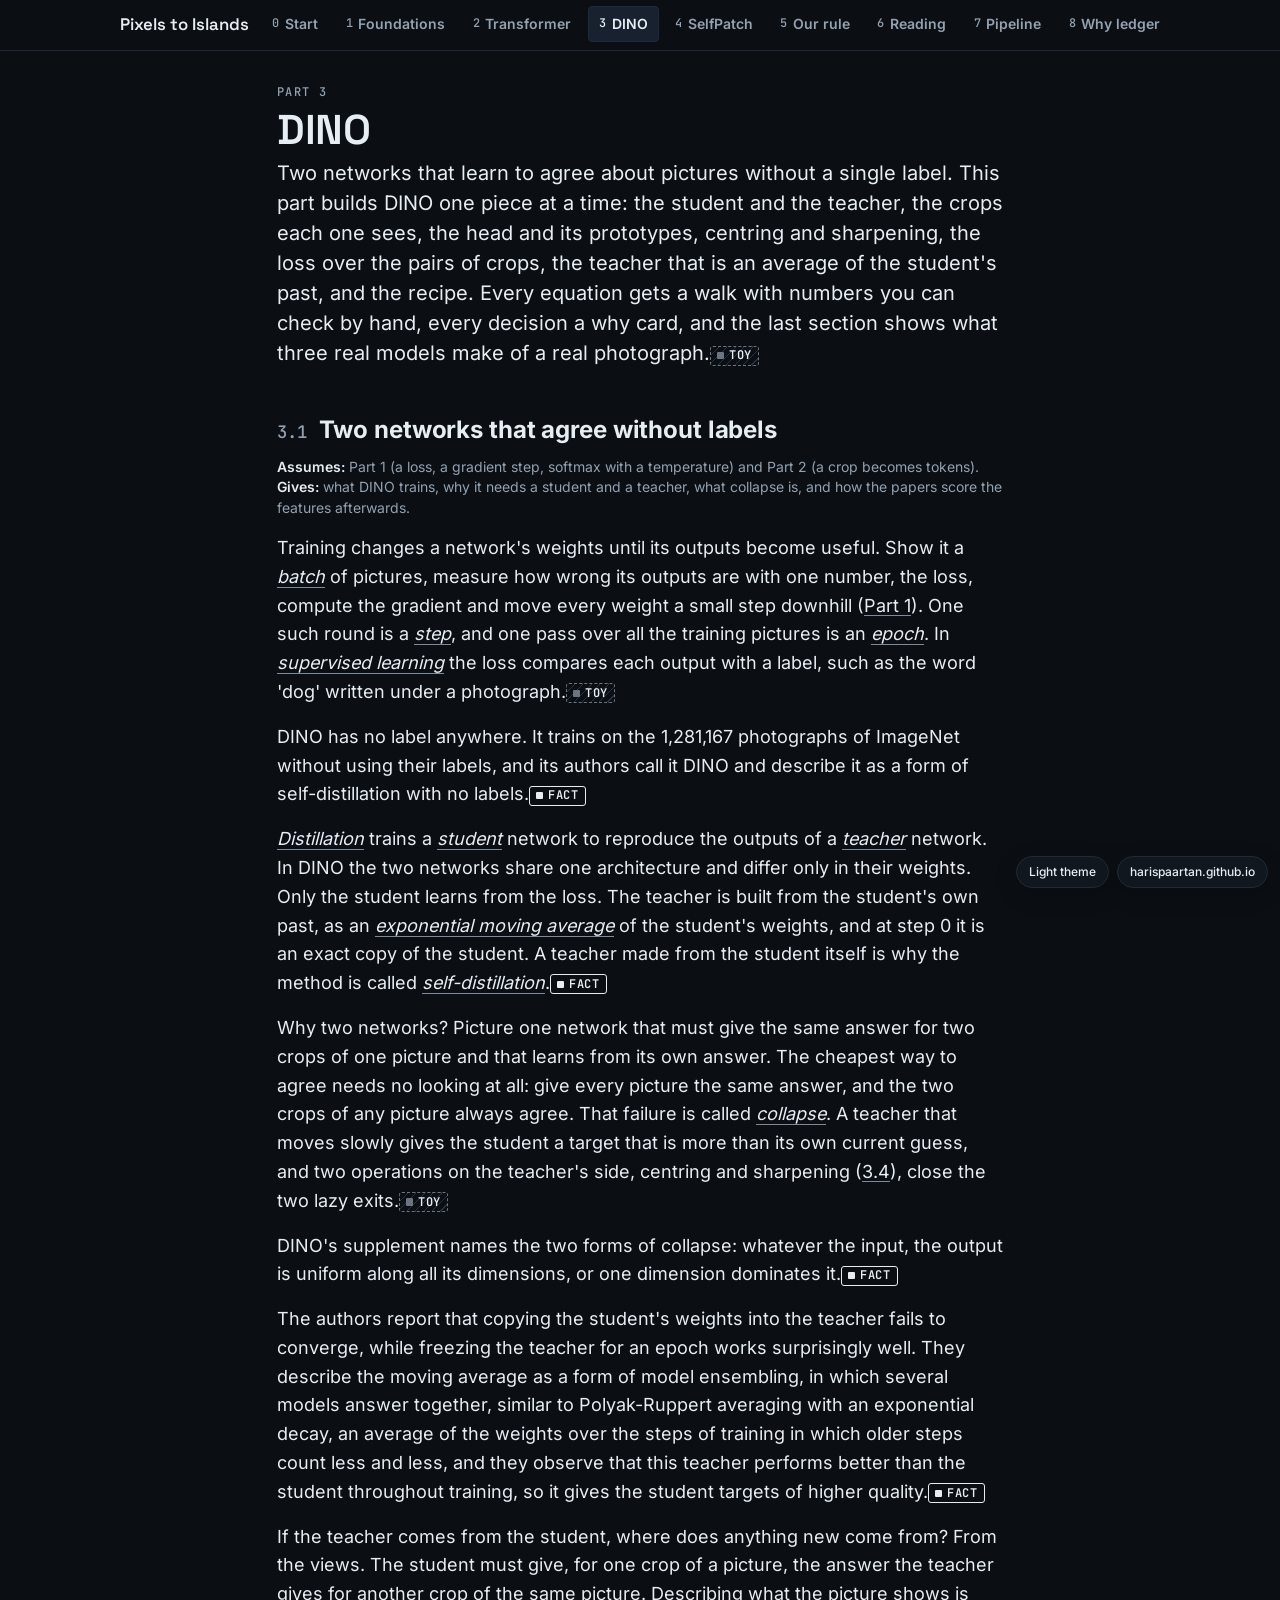
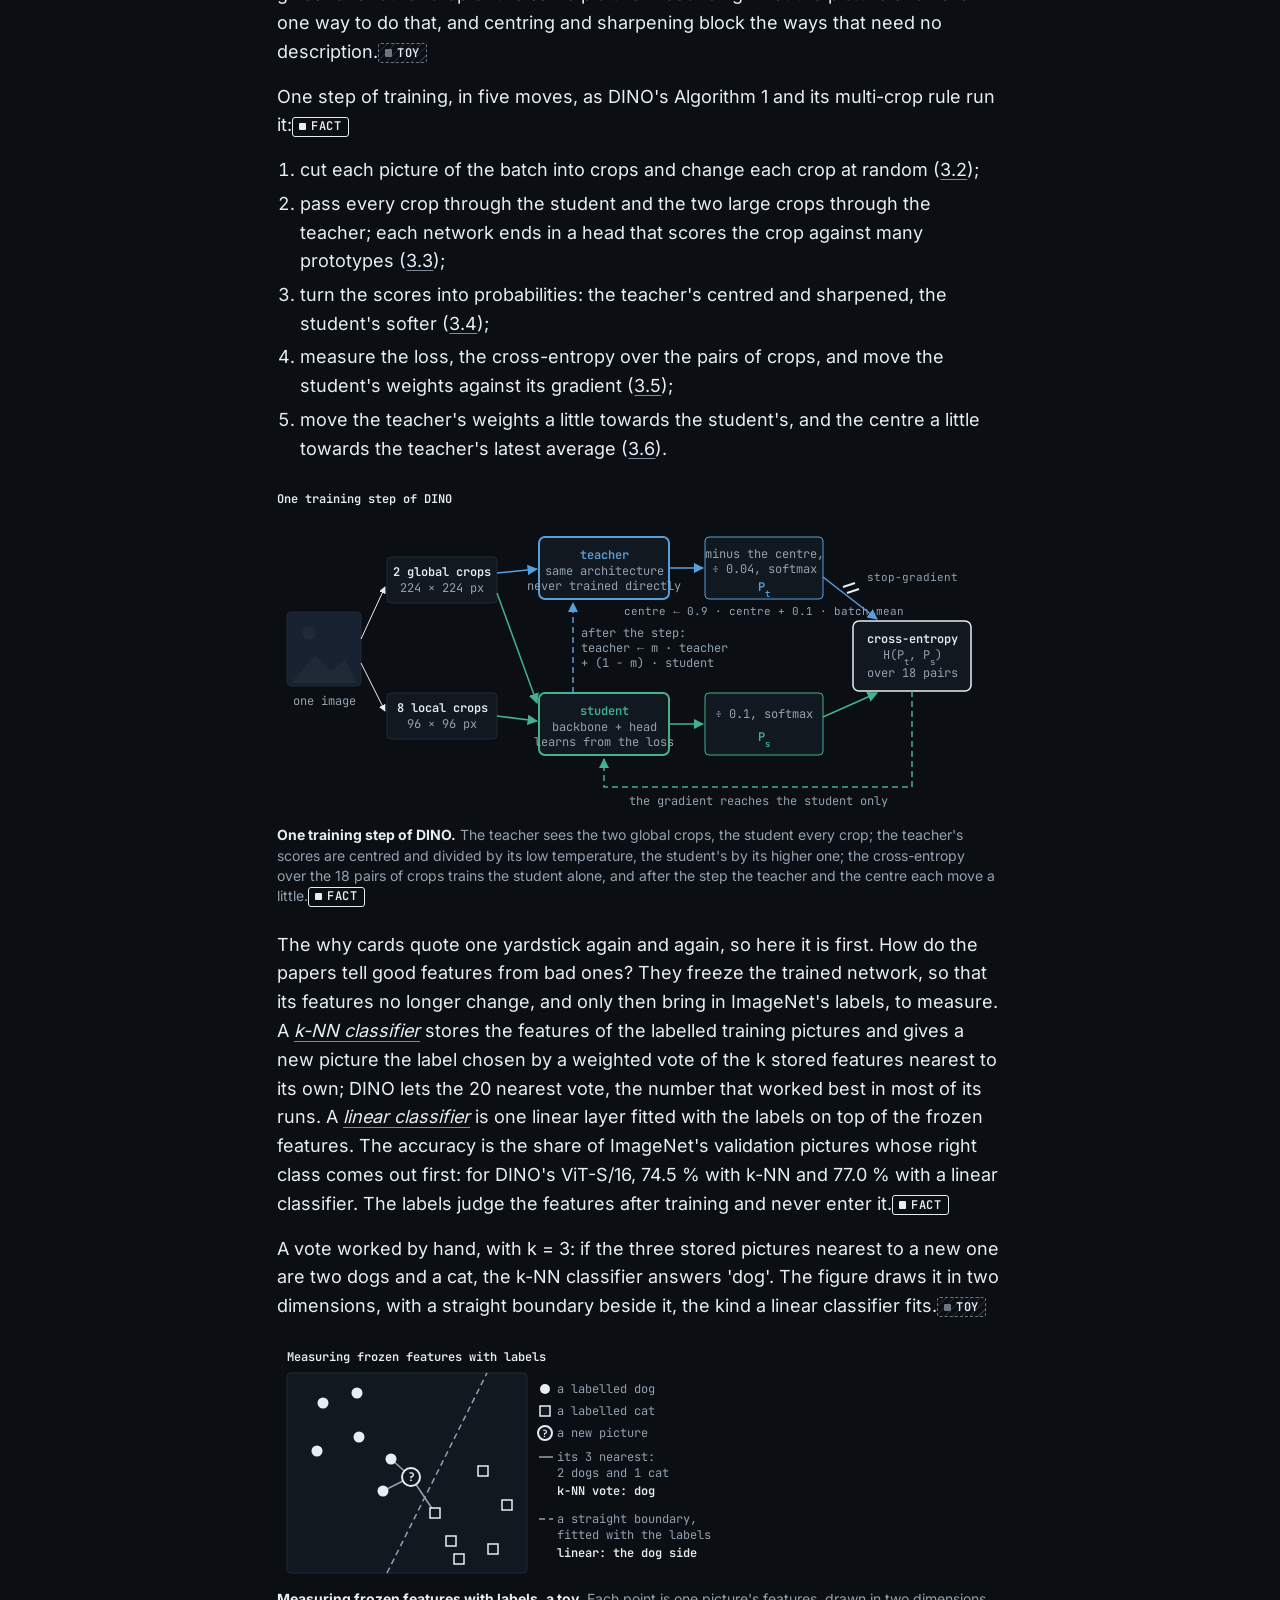
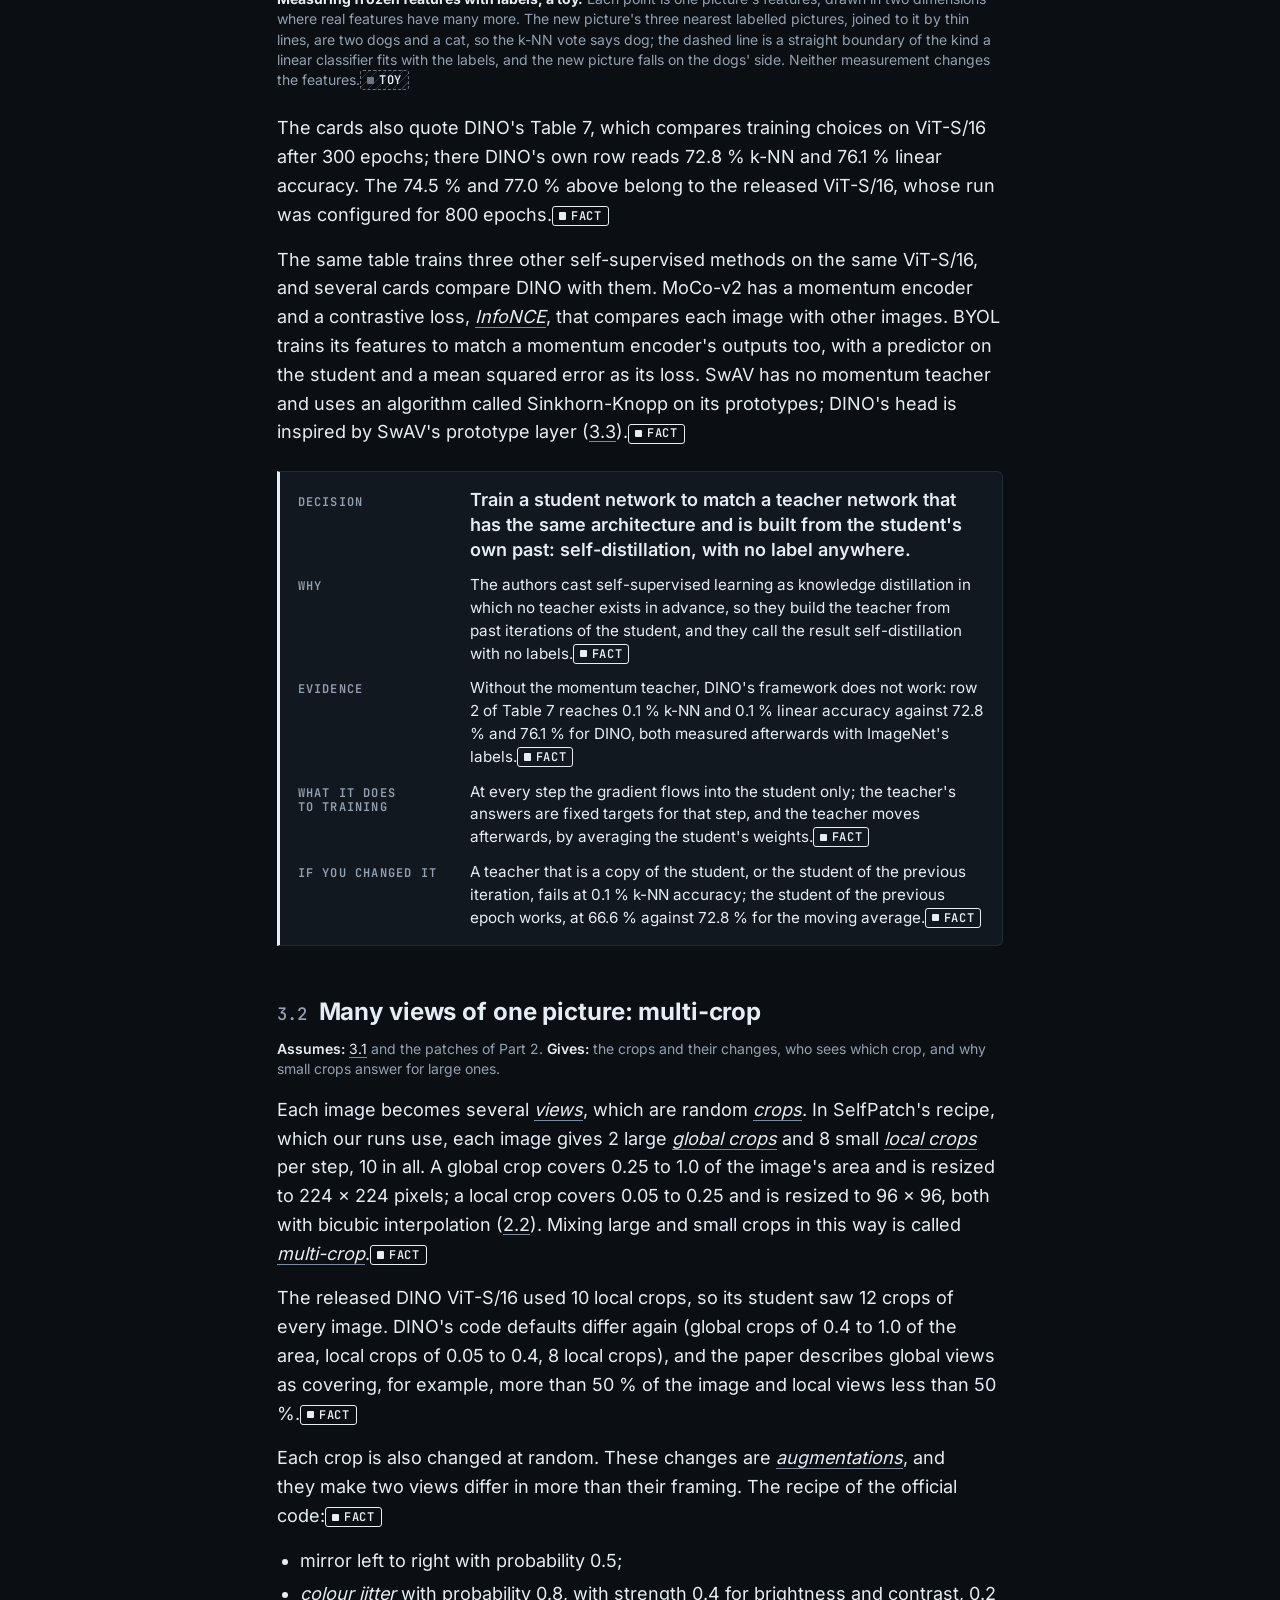
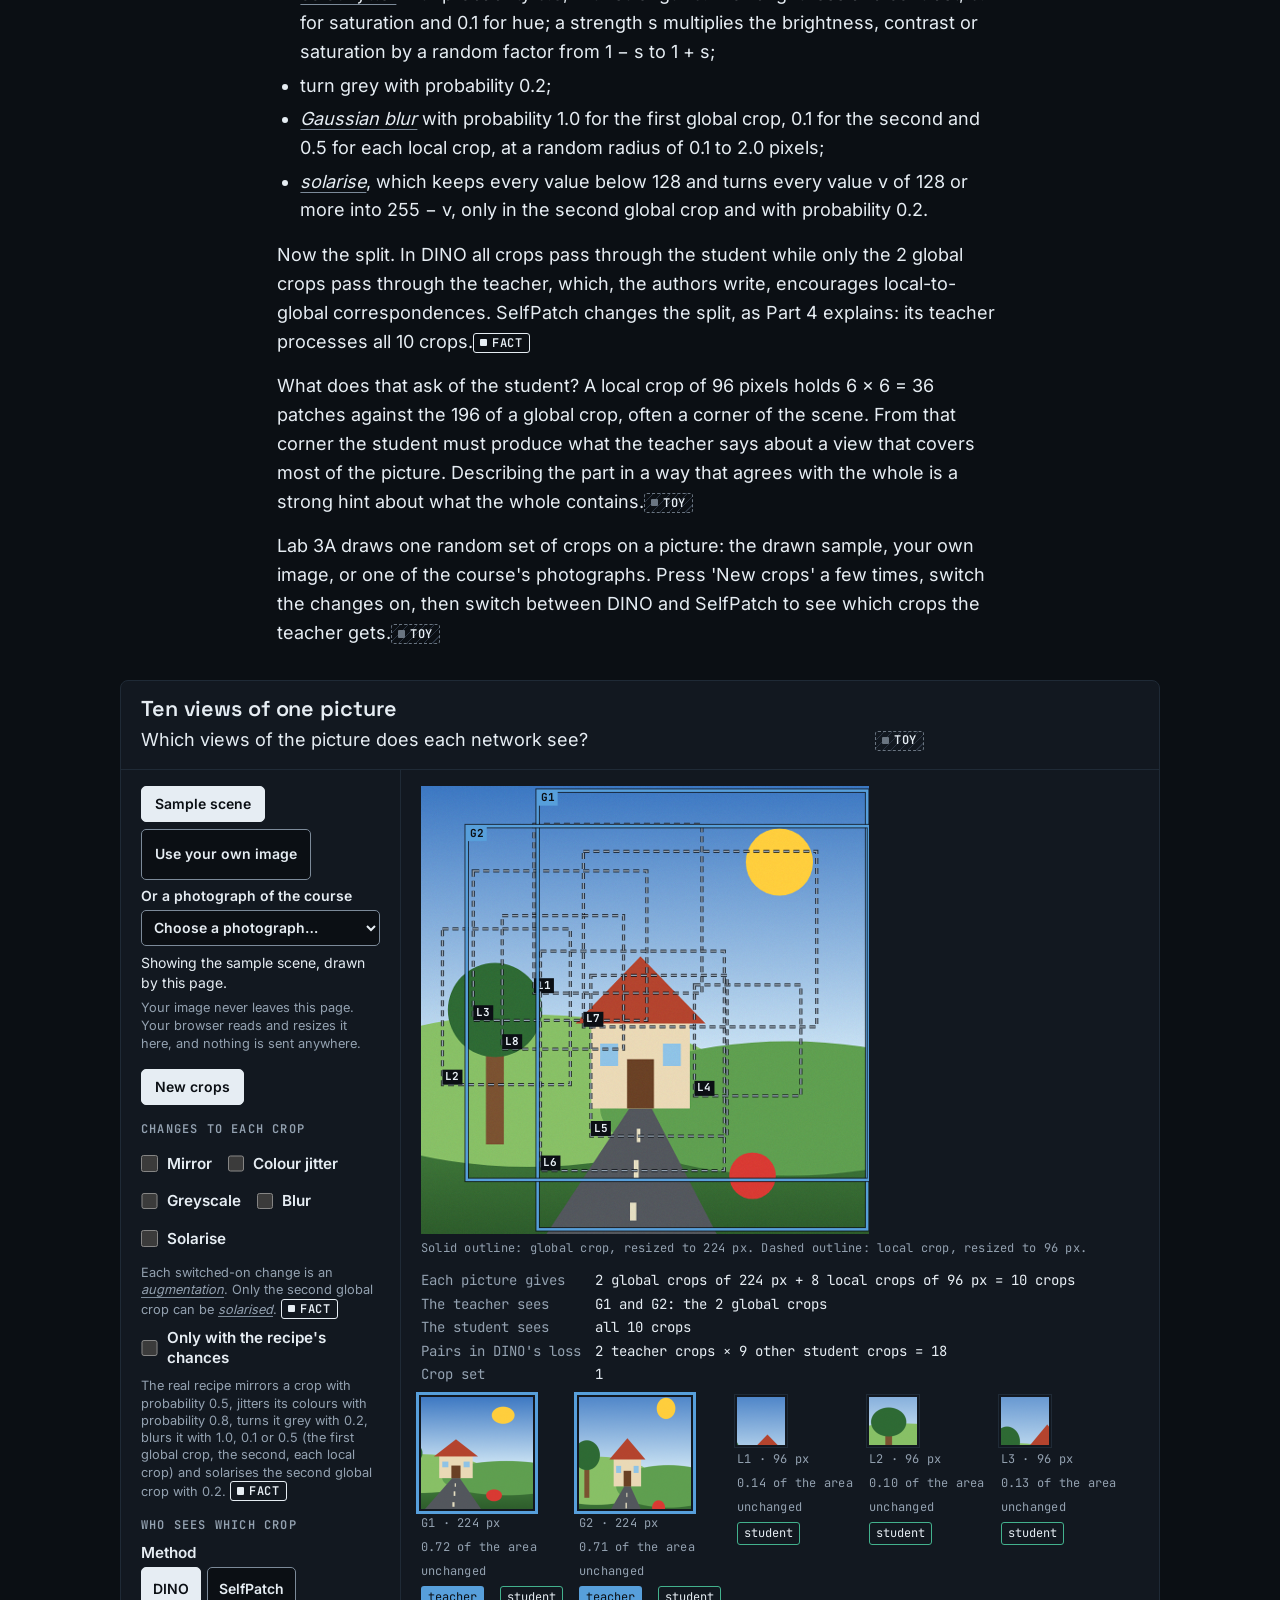
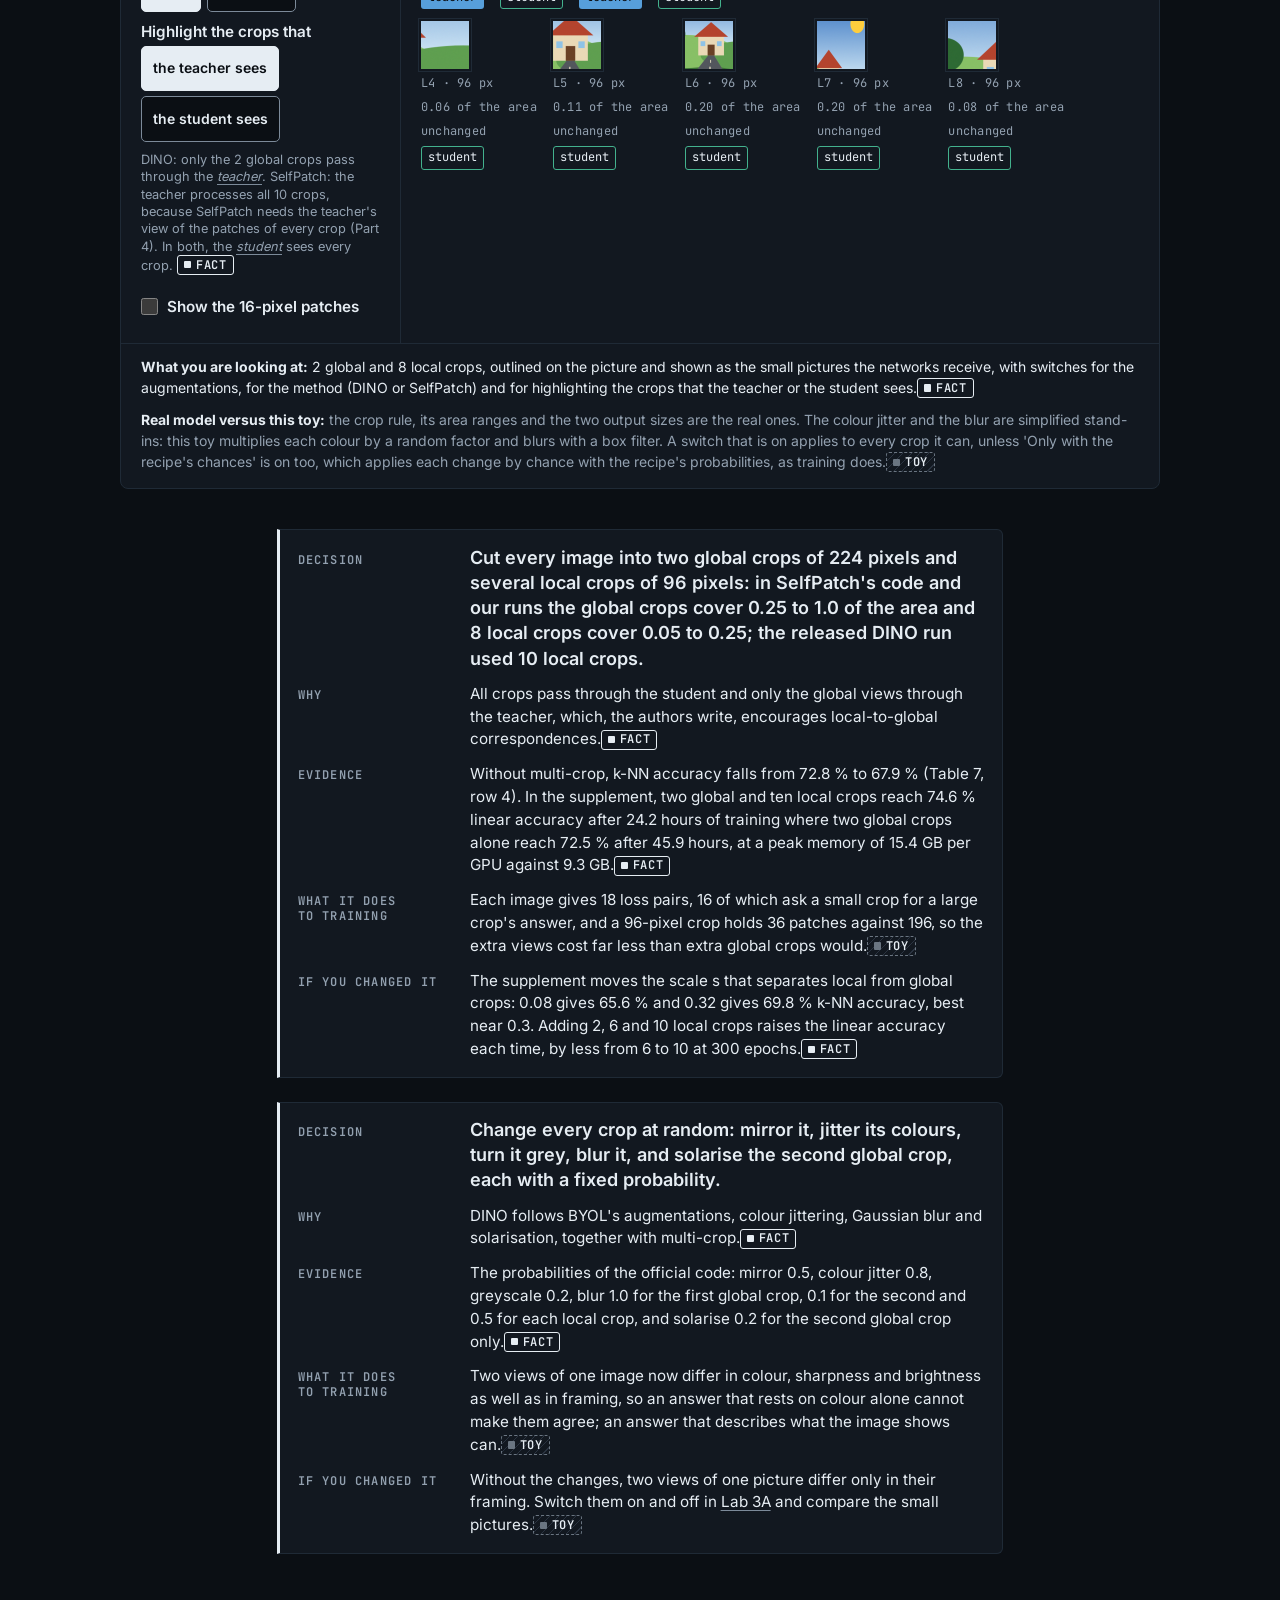
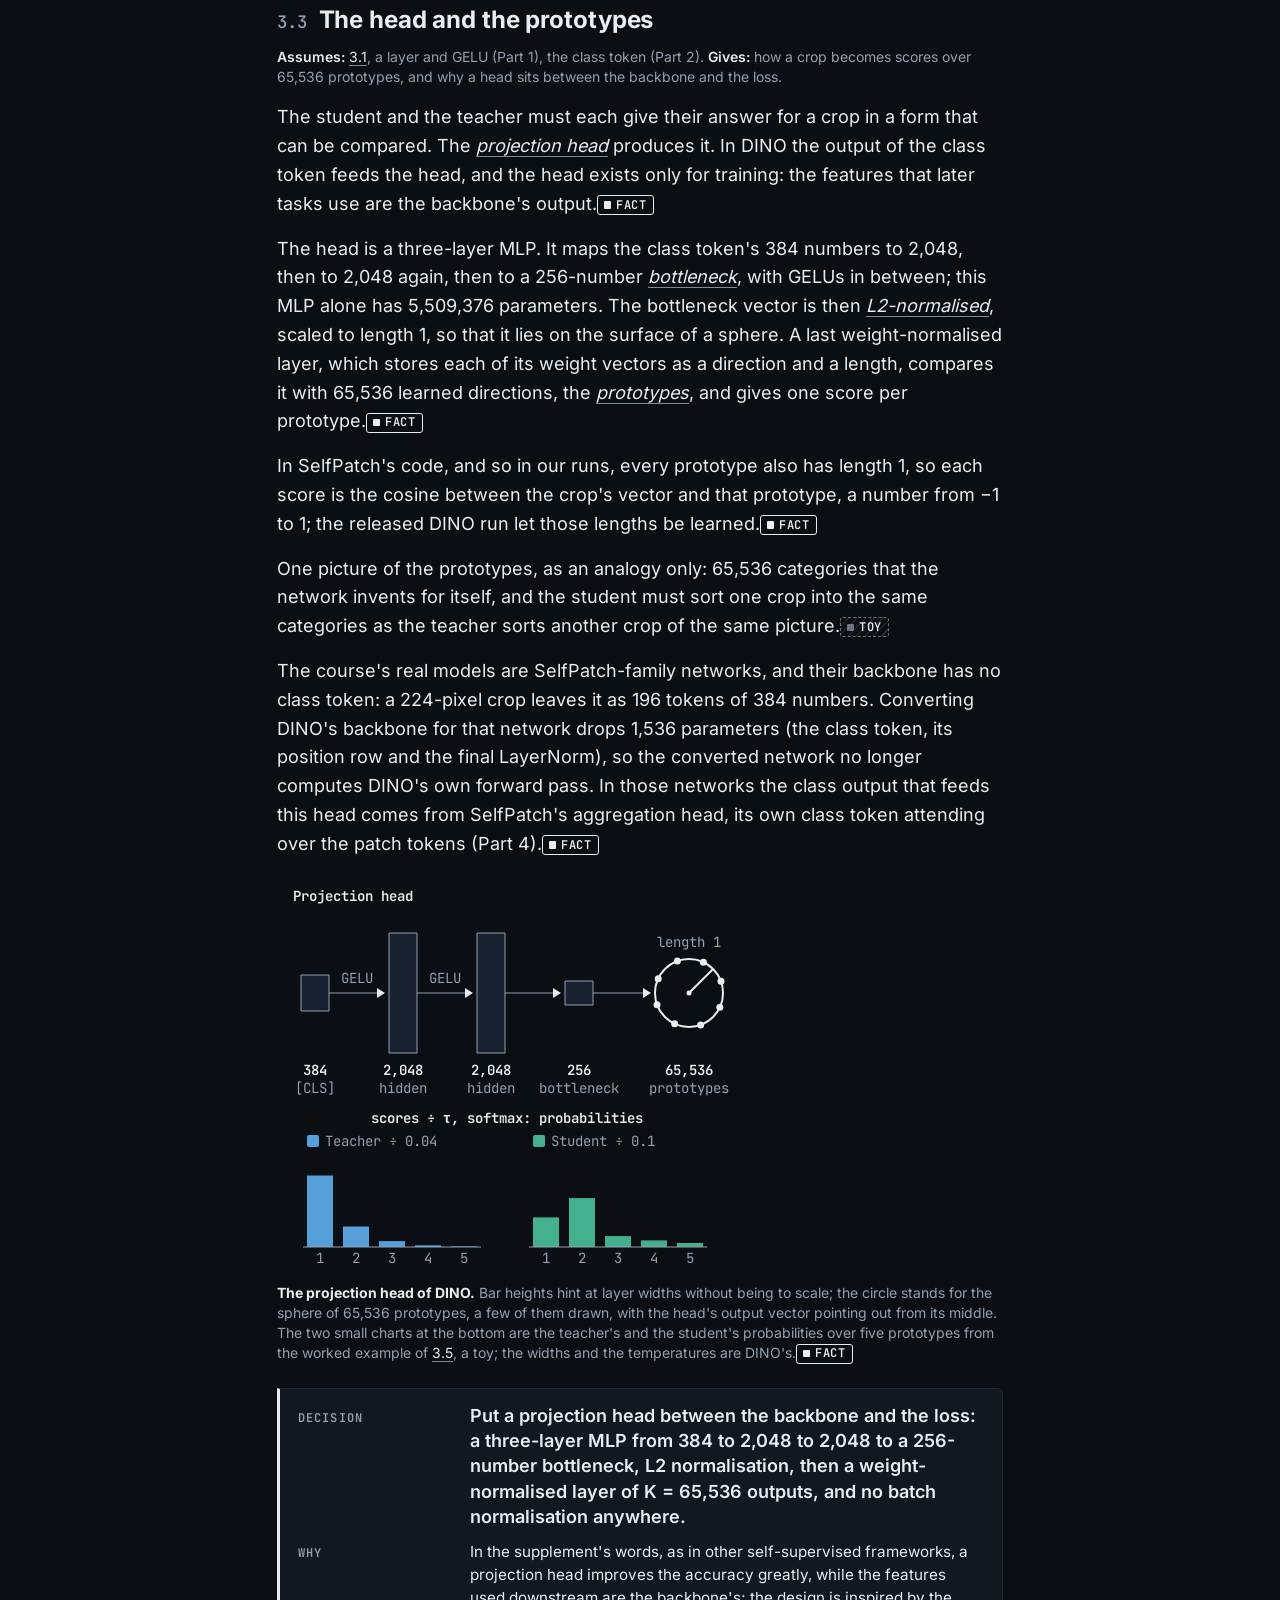
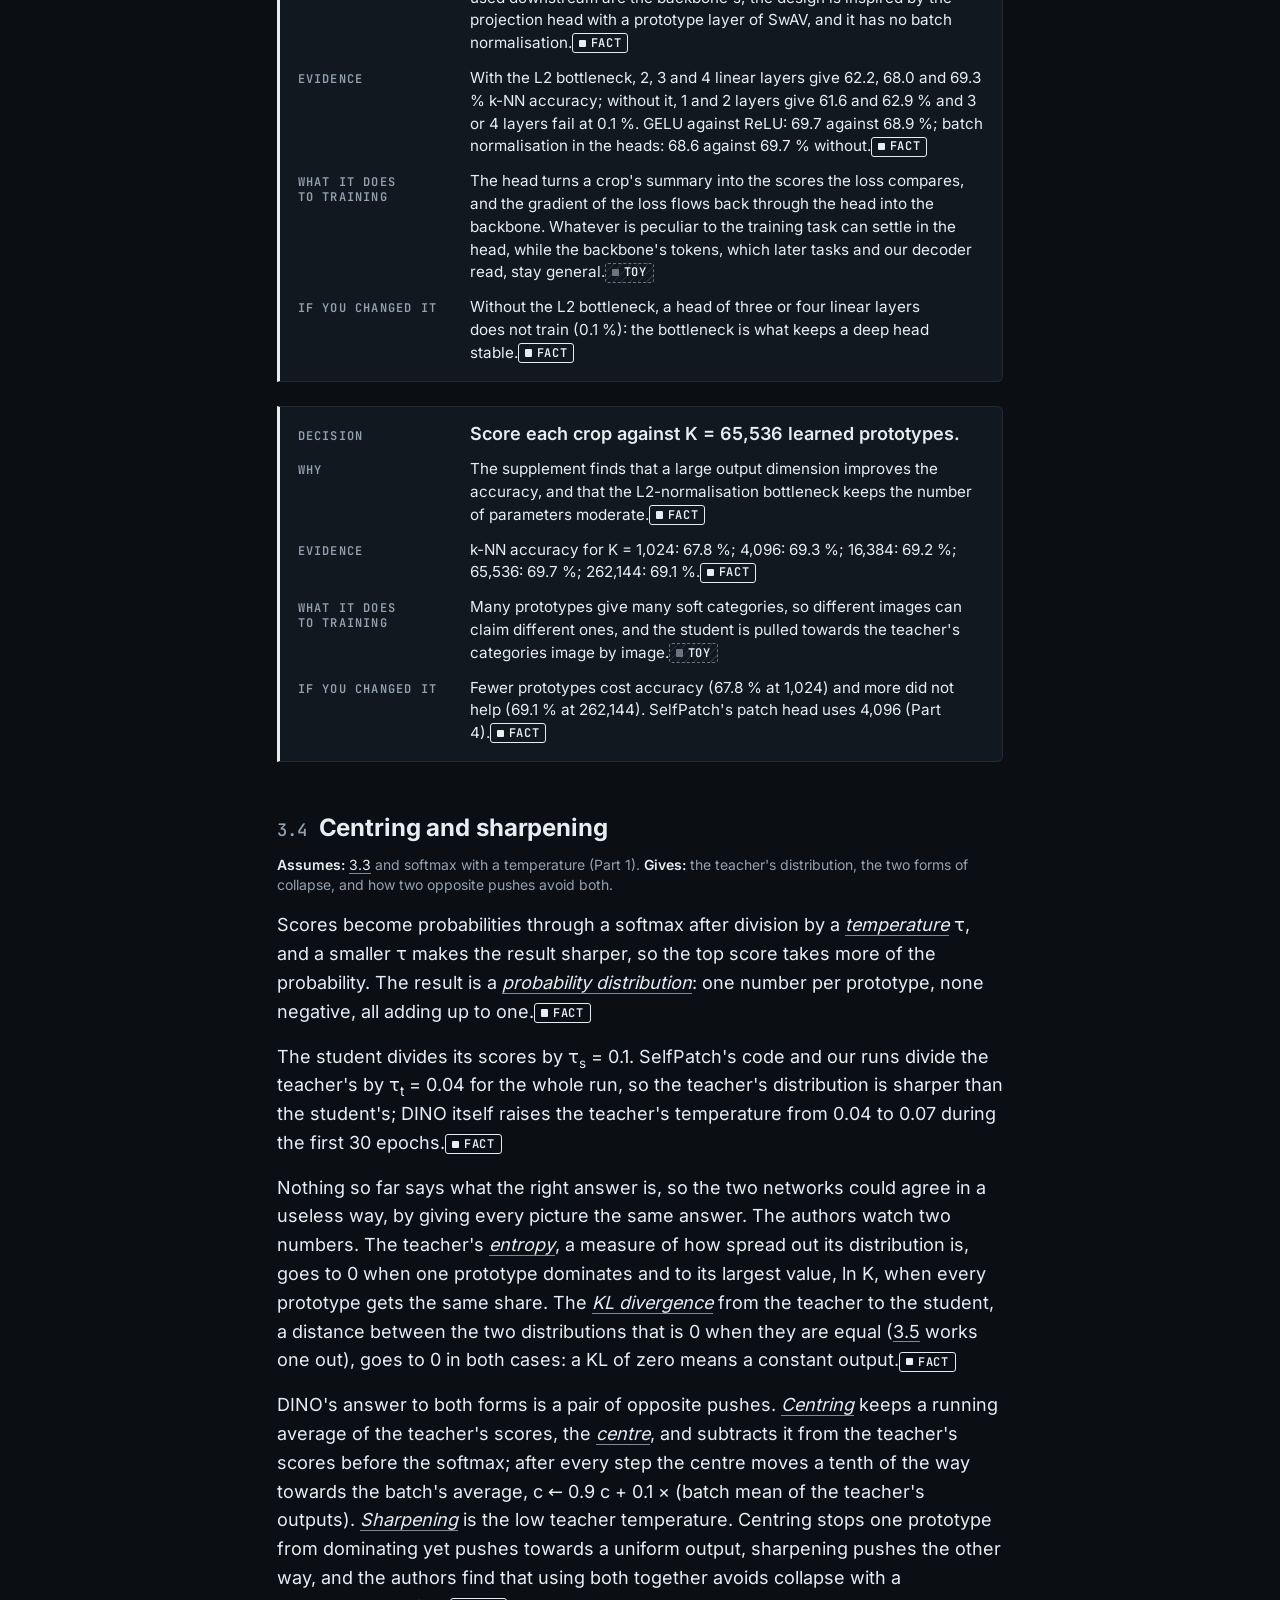
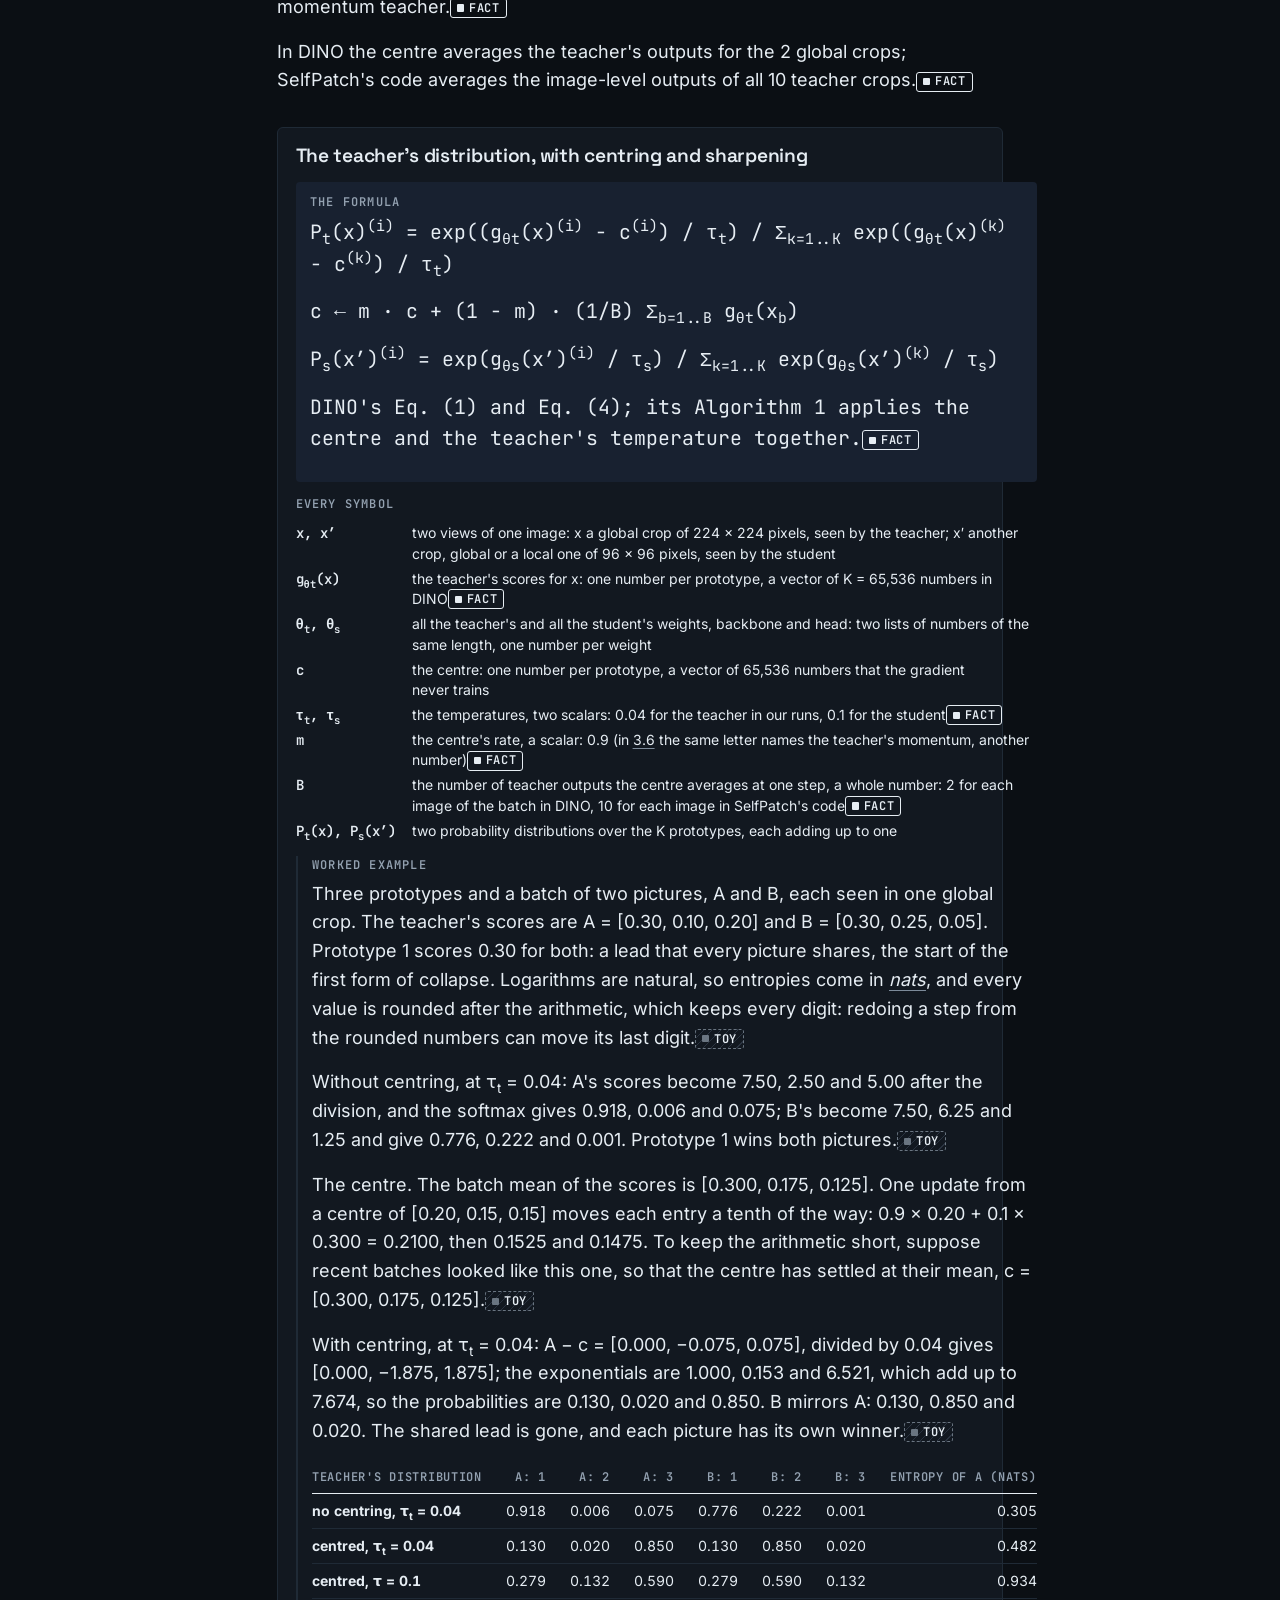
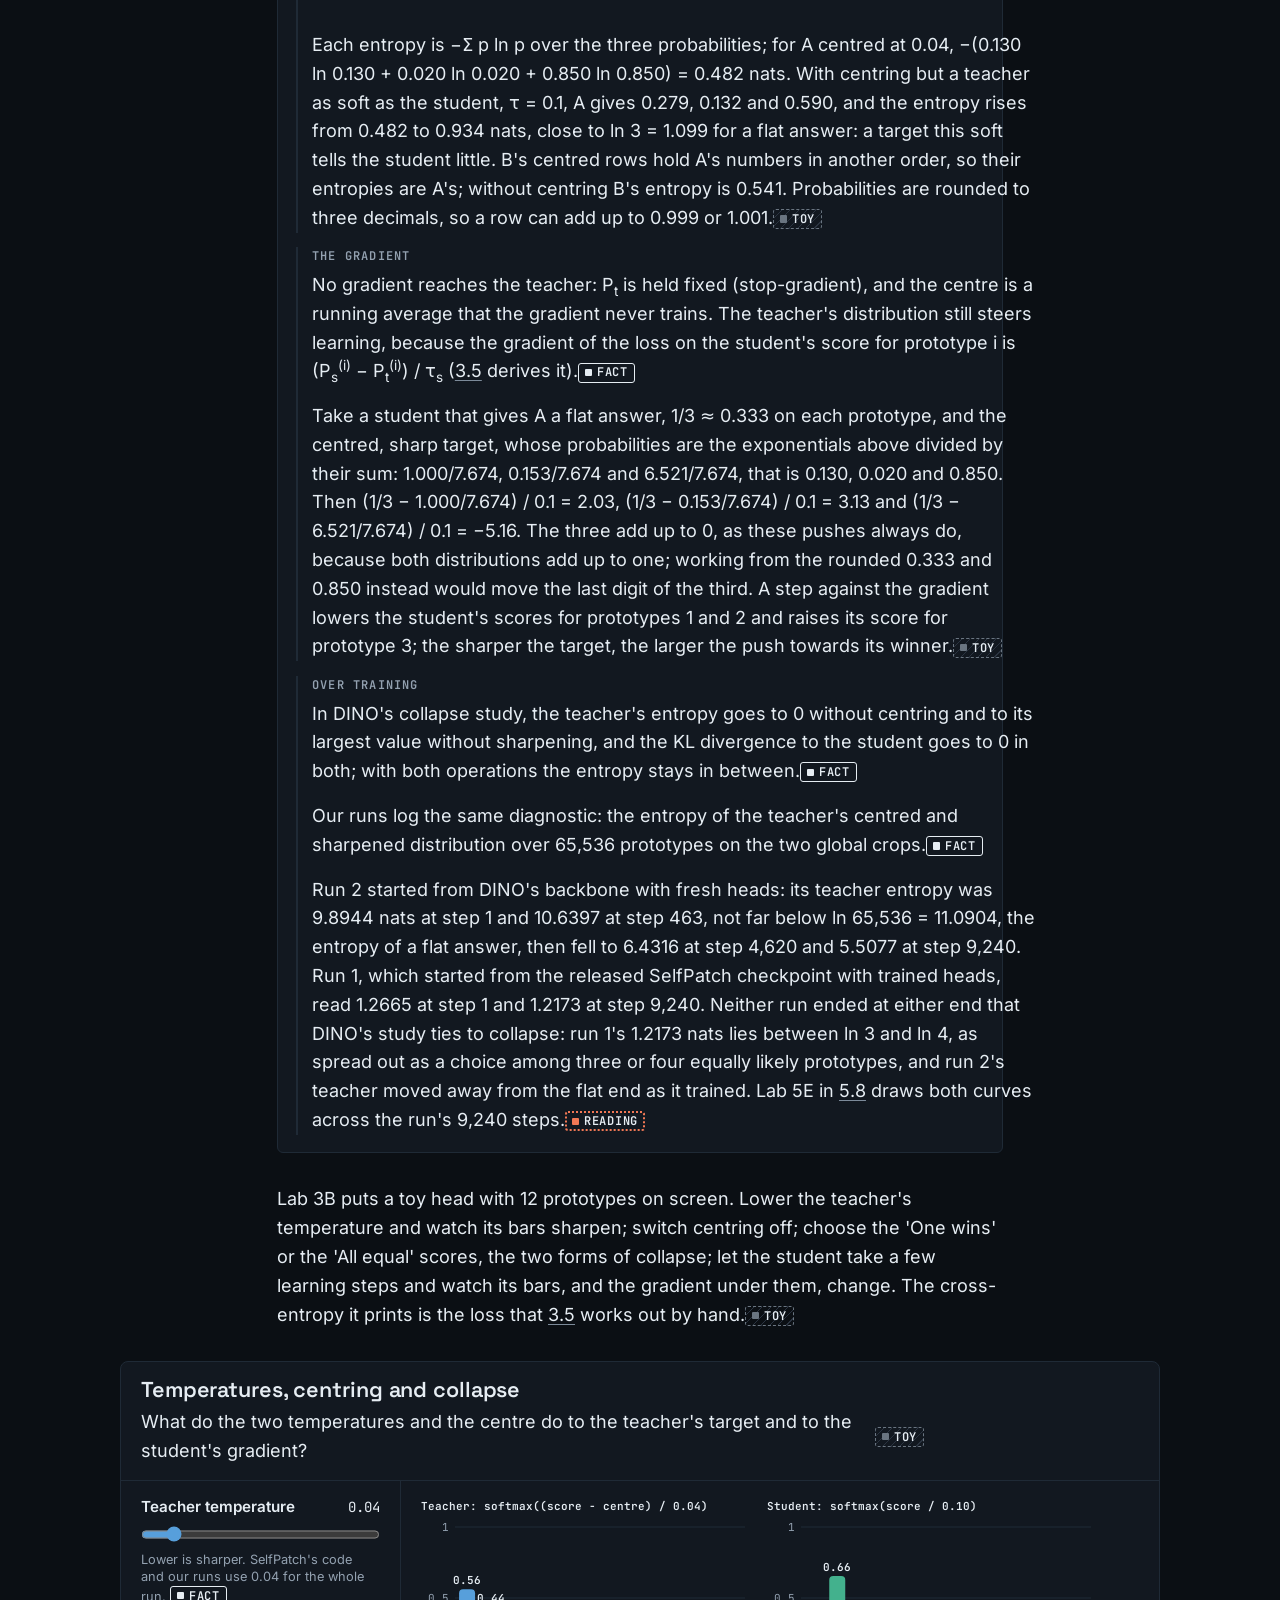
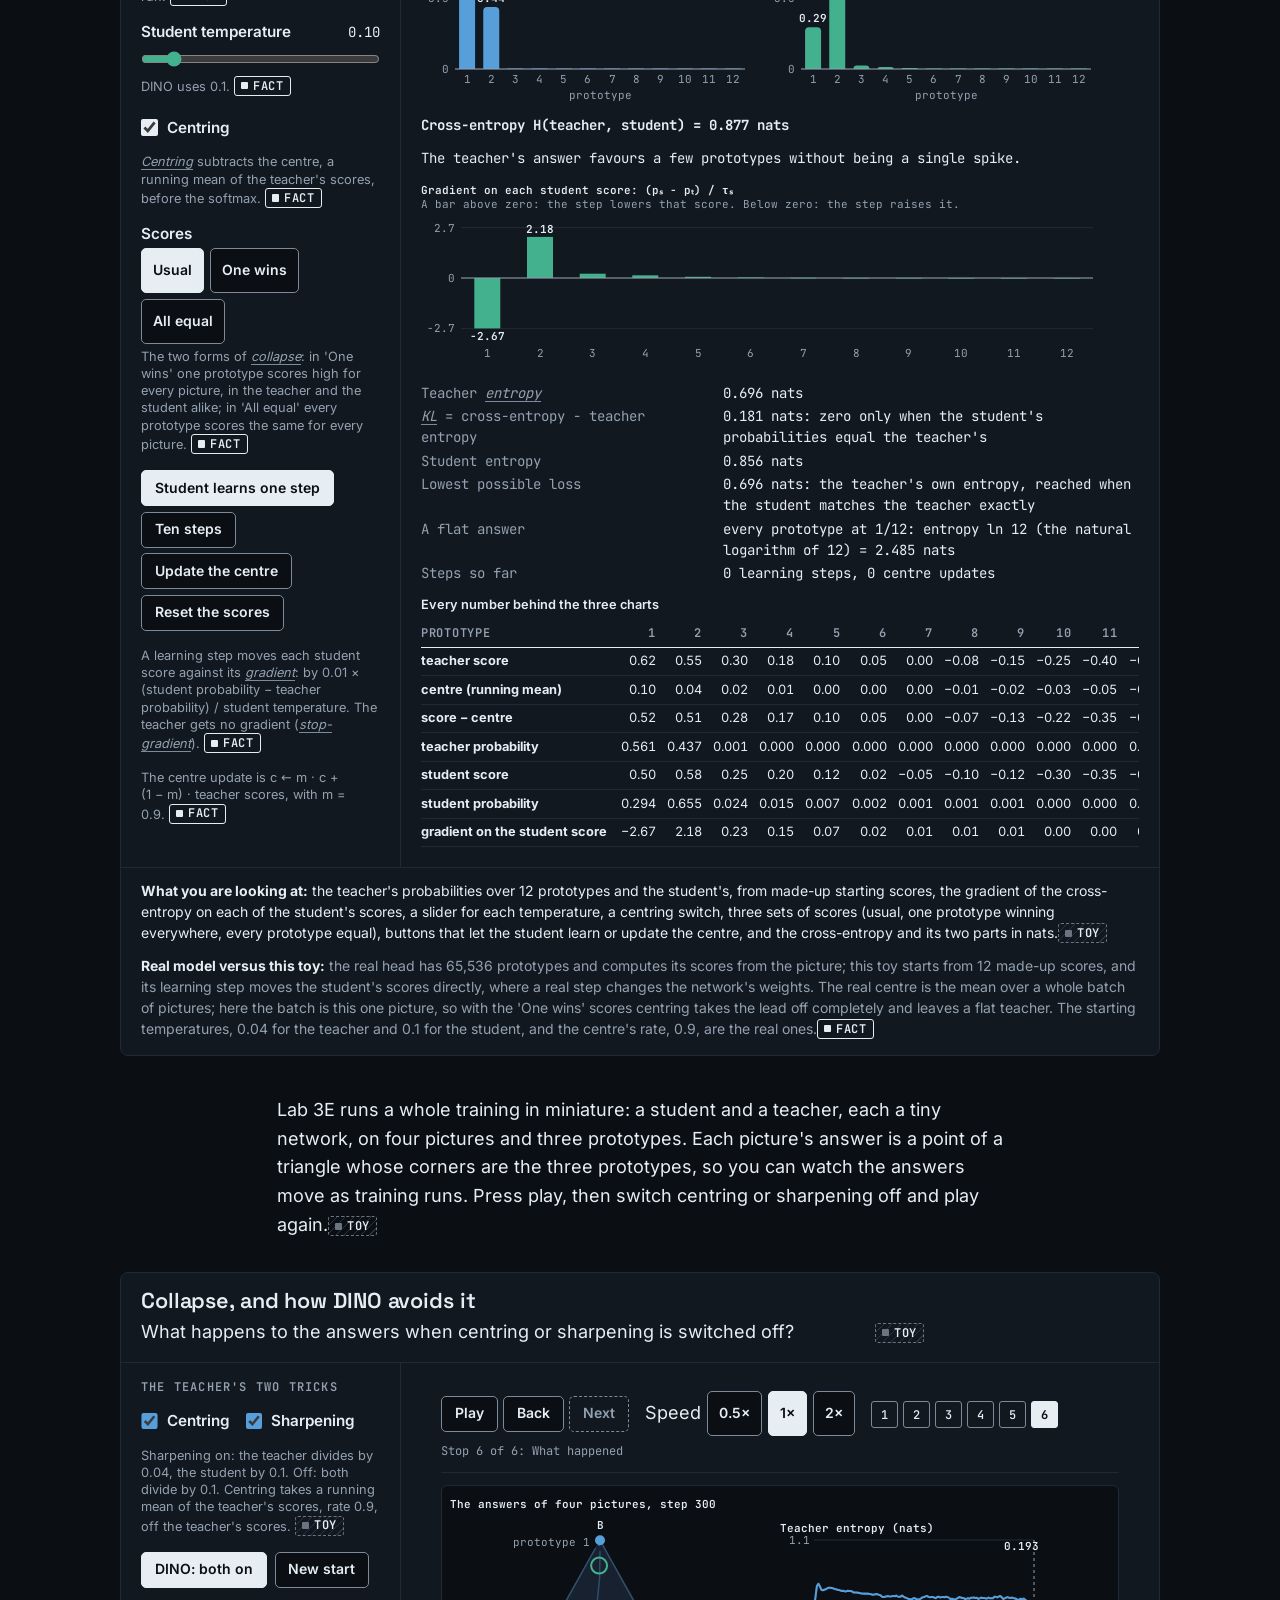
<file: p3-dino.html>
<!doctype html>
<html lang="en">
<head>
<meta charset="utf-8">
<meta name="viewport" content="width=device-width, initial-scale=1, viewport-fit=cover">
<title>Pixels to Islands</title>
<link rel="stylesheet" href="assets/fonts.css">
<link rel="stylesheet" href="assets/styles.css">
<link rel="stylesheet" href="assets/theme-portfolio.css">
<link rel="icon" href="assets/favicon.svg" type="image/svg+xml">
<script>try{if(localStorage.getItem('hh-theme')==='light')document.documentElement.setAttribute('data-theme','light')}catch(e){}</script>

<!-- Generated by docs/research/explainer_v2_2026-10-13/build/assemble.py from the parts under src/; edit those, not this file. -->
</head>
<body>
<nav class="topbar" id="topbar" aria-label="The pages of this course">
  <div class="topbar-inner">
    <a class="topbar-title" href="index.html">Pixels to Islands</a>
    <ul class="topbar-parts">
      <li><a class="topbar-part" href="index.html" aria-label="Start" title="Start"><span class="topbar-num" aria-hidden="true">0</span><span class="topbar-label" aria-hidden="true">Start</span></a></li>
      <li><a class="topbar-part" href="p1-foundations.html" aria-label="Part 1: Foundations" title="Part 1: Foundations"><span class="topbar-num" aria-hidden="true">1</span><span class="topbar-label" aria-hidden="true">Foundations</span></a></li>
      <li><a class="topbar-part" href="p2-vit.html" aria-label="Part 2: Transformer" title="Part 2: Transformer"><span class="topbar-num" aria-hidden="true">2</span><span class="topbar-label" aria-hidden="true">Transformer</span></a></li>
      <li><a class="topbar-part" href="p3-dino.html" aria-current="page" aria-label="Part 3: DINO" title="Part 3: DINO"><span class="topbar-num" aria-hidden="true">3</span><span class="topbar-label" aria-hidden="true">DINO</span></a></li>
      <li><a class="topbar-part" href="p4-selfpatch.html" aria-label="Part 4: SelfPatch" title="Part 4: SelfPatch"><span class="topbar-num" aria-hidden="true">4</span><span class="topbar-label" aria-hidden="true">SelfPatch</span></a></li>
      <li><a class="topbar-part" href="p5-rule.html" aria-label="Part 5: Our rule" title="Part 5: Our rule"><span class="topbar-num" aria-hidden="true">5</span><span class="topbar-label" aria-hidden="true">Our rule</span></a></li>
      <li><a class="topbar-part" href="p6-reading.html" aria-label="Part 6: Reading" title="Part 6: Reading"><span class="topbar-num" aria-hidden="true">6</span><span class="topbar-label" aria-hidden="true">Reading</span></a></li>
      <li><a class="topbar-part" href="p7-pipeline.html" aria-label="Part 7: Pipeline" title="Part 7: Pipeline"><span class="topbar-num" aria-hidden="true">7</span><span class="topbar-label" aria-hidden="true">Pipeline</span></a></li>
      <li><a class="topbar-part" href="p8-ledger.html" aria-label="Part 8: Why ledger" title="Part 8: Why ledger"><span class="topbar-num" aria-hidden="true">8</span><span class="topbar-label" aria-hidden="true">Why ledger</span></a></li>
    </ul>
  </div>
  <div class="progress" aria-hidden="true"><span class="progress-bar"></span></div>
</nav>
<main class="page p3" id="top" data-page="p3-dino" data-bundle-images>
<!-- Part 3 (p3-dino.html): DINO. Written by Task 7 of the build plan (docs/superpowers/plans/2026-10-13-explainer-v2-build.md)
     from spec section 4, Part 3; its why cards are spec section 5's DINO list, its walks spec section 6's three DINO walks,
     its labs spec section 7's lab-3a to lab-3f (src/labs_p3.js). Numbers come from facts/course_facts.json,
     facts/bundle_facts.json and src/labs_defaults.json; the worked examples' numbers are computed by window.LabP3
     (tests/smoke_p3.js checks every one of them). -->
<section class="part" id="part-3">
  <header class="part-head">
    <p class="part-kicker">Part 3</p>
    <h1 class="part-title">DINO</h1>
    <p class="part-intro">Two networks that learn to agree about pictures without a single label. This part builds DINO one piece at a time: the student and the teacher, the crops each one sees, the head and its prototypes, centring and sharpening, the loss over the pairs of crops, the teacher that is an average of the student's past, and the recipe. Every equation gets a walk with numbers you can check by hand, every decision a why card, and the last section shows what three real models make of a real photograph.<span class="mark mark-toy">Toy</span></p>
  </header>

  <section class="sec" id="s3-1">
    <h2 class="sec-title"><span class="sec-num">3.1</span> Two networks that agree without labels</h2>
    <p class="sec-meta"><strong>Assumes:</strong> Part 1 (a loss, a gradient step, softmax with a temperature) and Part 2 (a crop becomes tokens). <strong>Gives:</strong> what DINO trains, why it needs a student and a teacher, what collapse is, and how the papers score the features afterwards.</p>
    <p>Training changes a network's weights until its outputs become useful. Show it a <dfn data-term="batch">batch</dfn> of pictures, measure how wrong its outputs are with one number, the loss, compute the gradient and move every weight a small step downhill (<a href="p1-foundations.html#part-1">Part 1</a>). One such round is a <dfn data-term="step">step</dfn>, and one pass over all the training pictures is an <dfn data-term="epoch">epoch</dfn>. In <dfn data-term="supervised learning">supervised learning</dfn> the loss compares each output with a label, such as the word 'dog' written under a photograph.<span class="mark mark-toy">Toy</span></p>
    <p>DINO has no label anywhere. It trains on the 1,281,167 photographs of ImageNet without using their labels, and its authors call it DINO and describe it as a form of self-distillation with no labels.<span class="mark mark-fact" data-source="[DINO abstract]; [DINO §3.2]; [DINOv2 paper, data table]">Fact</span></p>
    <p><dfn data-term="distillation">Distillation</dfn> trains a <dfn data-term="student">student</dfn> network to reproduce the outputs of a <dfn data-term="teacher">teacher</dfn> network. In DINO the two networks share one architecture and differ only in their weights. Only the student learns from the loss. The teacher is built from the student's own past, as an <dfn data-term="exponential moving average">exponential moving average</dfn> of the student's weights, and at step 0 it is an exact copy of the student. A teacher made from the student itself is why the method is called <dfn data-term="self-distillation">self-distillation</dfn>.<span class="mark mark-fact" data-source="[DINO §3.1]; [DINO Alg. 1]">Fact</span></p>
    <p>Why two networks? Picture one network that must give the same answer for two crops of one picture and that learns from its own answer. The cheapest way to agree needs no looking at all: give every picture the same answer, and the two crops of any picture always agree. That failure is called <dfn data-term="collapse">collapse</dfn>. A teacher that moves slowly gives the student a target that is more than its own current guess, and two operations on the teacher's side, centring and sharpening (<a href="#s3-4">3.4</a>), close the two lazy exits.<span class="mark mark-toy">Toy</span></p>
    <p>DINO's supplement names the two forms of collapse: whatever the input, the output is uniform along all its dimensions, or one dimension dominates it.<span class="mark mark-fact" data-source="[DINO supp. App. D]">Fact</span></p>
    <p>The authors report that copying the student's weights into the teacher fails to converge, while freezing the teacher for an epoch works surprisingly well. They describe the moving average as a form of model ensembling, in which several models answer together, similar to Polyak-Ruppert averaging with an exponential decay, an average of the weights over the steps of training in which older steps count less and less, and they observe that this teacher performs better than the student throughout training, so it gives the student targets of higher quality.<span class="mark mark-fact" data-source="[DINO §3.1]">Fact</span></p>
    <p>If the teacher comes from the student, where does anything new come from? From the views. The student must give, for one crop of a picture, the answer the teacher gives for another crop of the same picture. Describing what the picture shows is one way to do that, and centring and sharpening block the ways that need no description.<span class="mark mark-toy">Toy</span></p>
    <p>One step of training, in five moves, as DINO's Algorithm 1 and its multi-crop rule run it:<span class="mark mark-fact" data-source="[DINO Alg. 1]; [DINO §3.1]">Fact</span></p>
    <ol>
      <li>cut each picture of the batch into crops and change each crop at random (<a href="#s3-2">3.2</a>);</li>
      <li>pass every crop through the student and the two large crops through the teacher; each network ends in a head that scores the crop against many prototypes (<a href="#s3-3">3.3</a>);</li>
      <li>turn the scores into probabilities: the teacher's centred and sharpened, the student's softer (<a href="#s3-4">3.4</a>);</li>
      <li>measure the loss, the cross-entropy over the pairs of crops, and move the student's weights against its gradient (<a href="#s3-5">3.5</a>);</li>
      <li>move the teacher's weights a little towards the student's, and the centre a little towards the teacher's latest average (<a href="#s3-6">3.6</a>).</li>
    </ol>
    <figure id="fig-3-1-step">
      <svg class="chart" viewBox="0 0 700 330" width="700" role="img" aria-label="One training step of DINO: one image gives 2 global crops and 8 local crops; the teacher sees the global crops, the student every crop; the teacher's scores are centred, divided by 0.04 and turned into probabilities, the student's divided by 0.1; the cross-entropy over 18 pairs sends a gradient to the student only; after the step the teacher moves towards the student and the centre towards the teacher's batch mean.">
        <defs>
          <marker id="p3-head-ink" viewBox="0 0 10 10" refX="9" refY="5" markerWidth="7" markerHeight="7" orient="auto"><path d="M0 0L10 5L0 10z" style="fill: var(--ink)"/></marker>
          <marker id="p3-head-teacher" viewBox="0 0 10 10" refX="9" refY="5" markerWidth="7" markerHeight="7" orient="auto"><path d="M0 0L10 5L0 10z" style="fill: var(--teacher)"/></marker>
          <marker id="p3-head-student" viewBox="0 0 10 10" refX="9" refY="5" markerWidth="7" markerHeight="7" orient="auto"><path d="M0 0L10 5L0 10z" style="fill: var(--student)"/></marker>
        </defs>
        <g font-size="12">
          <text x="0" y="16" class="title">One training step of DINO</text>
          <rect x="10" y="125" width="74" height="74" rx="4" style="fill: var(--sunken); stroke: var(--line)"/>
          <circle cx="32" cy="146" r="7" style="fill: var(--line)"/>
          <path d="M14 196L38 168L54 184L68 172L80 196z" style="fill: var(--line)"/>
          <text x="47" y="218" text-anchor="middle">one image</text>
          <rect x="110" y="70" width="110" height="46" rx="4" style="fill: var(--surface); stroke: var(--line)"/>
          <text x="165" y="89" text-anchor="middle" class="title">2 global crops</text>
          <text x="165" y="105" text-anchor="middle">224 × 224 px</text>
          <rect x="110" y="206" width="110" height="46" rx="4" style="fill: var(--surface); stroke: var(--line)"/>
          <text x="165" y="225" text-anchor="middle" class="title">8 local crops</text>
          <text x="165" y="241" text-anchor="middle">96 × 96 px</text>
          <line x1="84" y1="152" x2="108" y2="100" style="stroke: var(--ink)" marker-end="url(#p3-head-ink)"/>
          <line x1="84" y1="176" x2="108" y2="224" style="stroke: var(--ink)" marker-end="url(#p3-head-ink)"/>
          <rect x="262" y="50" width="130" height="62" rx="6" style="fill: var(--surface); stroke: var(--teacher); stroke-width: 2"/>
          <text x="327" y="72" text-anchor="middle" class="title" style="fill: var(--teacher)">teacher</text>
          <text x="327" y="88" text-anchor="middle">same architecture</text>
          <text x="327" y="103" text-anchor="middle">never trained directly</text>
          <rect x="262" y="206" width="130" height="62" rx="6" style="fill: var(--surface); stroke: var(--student); stroke-width: 2"/>
          <text x="327" y="228" text-anchor="middle" class="title" style="fill: var(--student)">student</text>
          <text x="327" y="244" text-anchor="middle">backbone + head</text>
          <text x="327" y="259" text-anchor="middle">learns from the loss</text>
          <line x1="220" y1="86" x2="260" y2="82" style="stroke: var(--teacher); stroke-width: 1.5" marker-end="url(#p3-head-teacher)"/>
          <line x1="220" y1="106" x2="260" y2="216" style="stroke: var(--student); stroke-width: 1.5" marker-end="url(#p3-head-student)"/>
          <line x1="220" y1="229" x2="260" y2="234" style="stroke: var(--student); stroke-width: 1.5" marker-end="url(#p3-head-student)"/>
          <rect x="428" y="50" width="118" height="62" rx="4" style="fill: var(--surface); stroke: var(--teacher)"/>
          <text x="487" y="71" text-anchor="middle">minus the centre,</text>
          <text x="487" y="86" text-anchor="middle">÷ 0.04, softmax</text>
          <text x="487" y="104" text-anchor="middle" class="title" style="fill: var(--teacher)">P<tspan baseline-shift="sub" font-size="9">t</tspan></text>
          <text x="487" y="128" text-anchor="middle" font-size="11">centre ← 0.9 · centre + 0.1 · batch mean</text>
          <rect x="428" y="206" width="118" height="62" rx="4" style="fill: var(--surface); stroke: var(--student)"/>
          <text x="487" y="231" text-anchor="middle">÷ 0.1, softmax</text>
          <text x="487" y="254" text-anchor="middle" class="title" style="fill: var(--student)">P<tspan baseline-shift="sub" font-size="9">s</tspan></text>
          <line x1="392" y1="81" x2="426" y2="81" style="stroke: var(--teacher); stroke-width: 1.5" marker-end="url(#p3-head-teacher)"/>
          <line x1="392" y1="237" x2="426" y2="237" style="stroke: var(--student); stroke-width: 1.5" marker-end="url(#p3-head-student)"/>
          <rect x="576" y="134" width="118" height="70" rx="6" style="fill: var(--surface); stroke: var(--ink); stroke-width: 1.5"/>
          <text x="635" y="156" text-anchor="middle" class="title">cross-entropy</text>
          <text x="635" y="172" text-anchor="middle">H(P<tspan baseline-shift="sub" font-size="9">t</tspan>, P<tspan baseline-shift="sub" font-size="9">s</tspan>)</text>
          <text x="635" y="190" text-anchor="middle">over 18 pairs</text>
          <line x1="546" y1="90" x2="600" y2="132" style="stroke: var(--teacher); stroke-width: 1.5" marker-end="url(#p3-head-teacher)"/>
          <line x1="566" y1="100" x2="578" y2="96" style="stroke: var(--ink); stroke-width: 2"/>
          <line x1="570" y1="106" x2="582" y2="102" style="stroke: var(--ink); stroke-width: 2"/>
          <text x="590" y="94" font-size="11">stop-gradient</text>
          <line x1="546" y1="230" x2="600" y2="206" style="stroke: var(--student); stroke-width: 1.5" marker-end="url(#p3-head-student)"/>
          <path d="M635 204V300H327V272" style="fill: none; stroke: var(--student); stroke-width: 1.5; stroke-dasharray: 6 4" marker-end="url(#p3-head-student)"/>
          <text x="481" y="318" text-anchor="middle">the gradient reaches the student only</text>
          <path d="M296 206V116" style="fill: none; stroke: var(--teacher); stroke-width: 1.5; stroke-dasharray: 6 4" marker-end="url(#p3-head-teacher)"/>
          <text x="304" y="150">after the step:</text>
          <text x="304" y="165">teacher ← m · teacher</text>
          <text x="304" y="180">+ (1 − m) · student</text>
        </g>
      </svg>
      <figcaption><strong>One training step of DINO.</strong> The teacher sees the two global crops, the student every crop; the teacher's scores are centred and divided by its low temperature, the student's by its higher one; the cross-entropy over the 18 pairs of crops trains the student alone, and after the step the teacher and the centre each move a little.<span class="mark mark-fact" data-source="[DINO §3.1]; [DINO Alg. 1]; [our architecture doc §3.9]">Fact</span></figcaption>
    </figure>
    <p>The why cards quote one yardstick again and again, so here it is first. How do the papers tell good features from bad ones? They freeze the trained network, so that its features no longer change, and only then bring in ImageNet's labels, to measure. A <dfn data-term="k-nn classifier">k-NN classifier</dfn> stores the features of the labelled training pictures and gives a new picture the label chosen by a weighted vote of the k stored features nearest to its own; DINO lets the 20 nearest vote, the number that worked best in most of its runs. A <dfn data-term="linear classifier">linear classifier</dfn> is one linear layer fitted with the labels on top of the frozen features. The accuracy is the share of ImageNet's validation pictures whose right class comes out first: for DINO's ViT-S/16, 74.5 % with k-NN and 77.0 % with a linear classifier. The labels judge the features after training and never enter it.<span class="mark mark-fact" data-source="[DINO §3.2]; [DINO Tab. 2]">Fact</span></p>
    <p>A vote worked by hand, with k = 3: if the three stored pictures nearest to a new one are two dogs and a cat, the k-NN classifier answers 'dog'. The figure draws it in two dimensions, with a straight boundary beside it, the kind a linear classifier fits.<span class="mark mark-toy">Toy</span></p>
    <figure id="fig-3-1-knn">
      <svg class="chart" viewBox="0 0 460 236" width="460" role="img" aria-label="A toy plane of picture features: six labelled dogs at the upper left, six labelled cats at the lower right and a new picture between them. Its three nearest labelled pictures are two dogs and a cat, so the k-NN vote is dog; a dashed straight line, the kind of boundary a linear classifier fits, also puts the new picture on the dogs' side.">
        <g font-size="12">
          <text x="10" y="16" class="title">Measuring frozen features with labels</text>
          <rect x="10" y="28" width="240" height="200" rx="4" style="fill: var(--surface); stroke: var(--line)"/>
          <line x1="110" y1="228" x2="210" y2="28" style="stroke: var(--muted); stroke-width: 1.5; stroke-dasharray: 6 4"/>
          <line x1="134" y1="132" x2="114" y2="114" style="stroke: var(--muted); stroke-width: 1.5"/>
          <line x1="134" y1="132" x2="106" y2="146" style="stroke: var(--muted); stroke-width: 1.5"/>
          <line x1="134" y1="132" x2="158" y2="168" style="stroke: var(--muted); stroke-width: 1.5"/>
          <circle cx="46" cy="58" r="5.5" style="fill: var(--ink)"/>
          <circle cx="80" cy="48" r="5.5" style="fill: var(--ink)"/>
          <circle cx="40" cy="106" r="5.5" style="fill: var(--ink)"/>
          <circle cx="82" cy="92" r="5.5" style="fill: var(--ink)"/>
          <circle cx="114" cy="114" r="5.5" style="fill: var(--ink)"/>
          <circle cx="106" cy="146" r="5.5" style="fill: var(--ink)"/>
          <rect x="211" y="199" width="10" height="10" style="fill: var(--surface); stroke: var(--ink); stroke-width: 1.5"/>
          <rect x="177" y="209" width="10" height="10" style="fill: var(--surface); stroke: var(--ink); stroke-width: 1.5"/>
          <rect x="225" y="155" width="10" height="10" style="fill: var(--surface); stroke: var(--ink); stroke-width: 1.5"/>
          <rect x="153" y="163" width="10" height="10" style="fill: var(--surface); stroke: var(--ink); stroke-width: 1.5"/>
          <rect x="201" y="121" width="10" height="10" style="fill: var(--surface); stroke: var(--ink); stroke-width: 1.5"/>
          <rect x="169" y="191" width="10" height="10" style="fill: var(--surface); stroke: var(--ink); stroke-width: 1.5"/>
          <circle cx="134" cy="132" r="9" style="fill: var(--surface); stroke: var(--ink); stroke-width: 2"/>
          <text x="134" y="136" text-anchor="middle" class="title">?</text>
          <circle cx="268" cy="44" r="5" style="fill: var(--ink)"/>
          <text x="280" y="48">a labelled dog</text>
          <rect x="263" y="61" width="10" height="10" style="fill: var(--surface); stroke: var(--ink); stroke-width: 1.5"/>
          <text x="280" y="70">a labelled cat</text>
          <circle cx="268" cy="88" r="7" style="fill: var(--surface); stroke: var(--ink); stroke-width: 2"/>
          <text x="268" y="92" text-anchor="middle" font-size="10" class="title">?</text>
          <text x="280" y="92">a new picture</text>
          <line x1="262" y1="112" x2="276" y2="112" style="stroke: var(--muted); stroke-width: 1.5"/>
          <text x="280" y="116">its 3 nearest:</text>
          <text x="280" y="132">2 dogs and 1 cat</text>
          <text x="280" y="150" class="title">k-NN vote: dog</text>
          <line x1="262" y1="174" x2="276" y2="174" style="stroke: var(--muted); stroke-width: 1.5; stroke-dasharray: 6 4"/>
          <text x="280" y="178">a straight boundary,</text>
          <text x="280" y="194">fitted with the labels</text>
          <text x="280" y="212" class="title">linear: the dog side</text>
        </g>
      </svg>
      <figcaption><strong>Measuring frozen features with labels, a toy.</strong> Each point is one picture's features, drawn in two dimensions where real features have many more. The new picture's three nearest labelled pictures, joined to it by thin lines, are two dogs and a cat, so the k-NN vote says dog; the dashed line is a straight boundary of the kind a linear classifier fits with the labels, and the new picture falls on the dogs' side. Neither measurement changes the features.<span class="mark mark-toy">Toy</span></figcaption>
    </figure>
    <p>The cards also quote DINO's Table 7, which compares training choices on ViT-S/16 after 300 epochs; there DINO's own row reads 72.8 % k-NN and 76.1 % linear accuracy. The 74.5 % and 77.0 % above belong to the released ViT-S/16, whose run was configured for 800 epochs.<span class="mark mark-fact" data-source="[DINO Tab. 7]; [DINO Tab. 2]; [DINO README]; [DINO supp. App. D]; [DINO release args]">Fact</span></p>
    <p>The same table trains three other self-supervised methods on the same ViT-S/16, and several cards compare DINO with them. MoCo-v2 has a momentum encoder and a contrastive loss, <dfn data-term="infonce">InfoNCE</dfn>, that compares each image with other images. BYOL trains its features to match a momentum encoder's outputs too, with a predictor on the student and a mean squared error as its loss. SwAV has no momentum teacher and uses an algorithm called Sinkhorn-Knopp on its prototypes; DINO's head is inspired by SwAV's prototype layer (<a href="#s3-3">3.3</a>).<span class="mark mark-fact" data-source="[DINO Tab. 7]; [DINO §2]; [DINO supp. App. E]; [DINO supp. App. C]">Fact</span></p>

    <aside class="why" data-why="dino-two-networks" id="why-dino-two-networks">
      <h4>Decision</h4><p class="why-decision">Train a student network to match a teacher network that has the same architecture and is built from the student's own past: self-distillation, with no label anywhere.</p>
      <h4>Why</h4><p class="why-why">The authors cast self-supervised learning as knowledge distillation in which no teacher exists in advance, so they build the teacher from past iterations of the student, and they call the result self-distillation with no labels.<span class="mark mark-fact" data-source="[DINO abstract]; [DINO §3.1]">Fact</span></p>
      <h4>Evidence</h4><p class="why-evidence">Without the momentum teacher, DINO's framework does not work: row 2 of Table 7 reaches 0.1 % k-NN and 0.1 % linear accuracy against 72.8 % and 76.1 % for DINO, both measured afterwards with ImageNet's labels.<span class="mark mark-fact" data-source="[DINO Tab. 7]">Fact</span></p>
      <h4>What it does to training</h4><p class="why-training">At every step the gradient flows into the student only; the teacher's answers are fixed targets for that step, and the teacher moves afterwards, by averaging the student's weights.<span class="mark mark-fact" data-source="[DINO Alg. 1]">Fact</span></p>
      <h4>If you changed it</h4><p class="why-change">A teacher that is a copy of the student, or the student of the previous iteration, fails at 0.1 % k-NN accuracy; the student of the previous epoch works, at 66.6 % against 72.8 % for the moving average.<span class="mark mark-fact" data-source="[DINO supp. App. D, Fig. 2]">Fact</span></p>
    </aside>
  </section>

  <section class="sec" id="s3-2">
    <h2 class="sec-title"><span class="sec-num">3.2</span> Many views of one picture: multi-crop</h2>
    <p class="sec-meta"><strong>Assumes:</strong> <a href="#s3-1">3.1</a> and the patches of Part 2. <strong>Gives:</strong> the crops and their changes, who sees which crop, and why small crops answer for large ones.</p>
    <p>Each image becomes several <dfn data-term="view">views</dfn>, which are random <dfn data-term="crop">crops</dfn>. In SelfPatch's recipe, which our runs use, each image gives 2 large <dfn data-term="global crop">global crops</dfn> and 8 small <dfn data-term="local crop">local crops</dfn> per step, 10 in all. A global crop covers 0.25 to 1.0 of the image's area and is resized to 224 × 224 pixels; a local crop covers 0.05 to 0.25 and is resized to 96 × 96, both with bicubic interpolation (<a href="p2-vit.html#s2-2">2.2</a>). Mixing large and small crops in this way is called <dfn data-term="multi-crop">multi-crop</dfn>.<span class="mark mark-fact" data-source="[DINO §3.1]; [official code: main_selfpatch.py; SelfPatch supp. App. A]; [our architecture doc §3.1]">Fact</span></p>
    <p>The released DINO ViT-S/16 used 10 local crops, so its student saw 12 crops of every image. DINO's code defaults differ again (global crops of 0.4 to 1.0 of the area, local crops of 0.05 to 0.4, 8 local crops), and the paper describes global views as covering, for example, more than 50 % of the image and local views less than 50 %.<span class="mark mark-fact" data-source="[DINO release args]; [DINO code; DINO release args]; [DINO §3.1]">Fact</span></p>
    <p>Each crop is also changed at random. These changes are <dfn data-term="augmentation">augmentations</dfn>, and they make two views differ in more than their framing. The recipe of the official code:<span class="mark mark-fact" data-source="[official code: main_selfpatch.py]; [official code: utils.py]; [official code: main_selfpatch.py; Pillow docs]; [torchvision docs]">Fact</span></p>
    <ul>
      <li>mirror left to right with probability 0.5;</li>
      <li><dfn data-term="colour jitter">colour jitter</dfn> with probability 0.8, with strength 0.4 for brightness and contrast, 0.2 for saturation and 0.1 for hue; a strength s multiplies the brightness, contrast or saturation by a random factor from 1 − s to 1 + s;</li>
      <li>turn grey with probability 0.2;</li>
      <li><dfn data-term="gaussian blur">Gaussian blur</dfn> with probability 1.0 for the first global crop, 0.1 for the second and 0.5 for each local crop, at a random radius of 0.1 to 2.0 pixels;</li>
      <li><dfn data-term="solarise">solarise</dfn>, which keeps every value below 128 and turns every value v of 128 or more into 255 − v, only in the second global crop and with probability 0.2.</li>
    </ul>
    <p>Now the split. In DINO all crops pass through the student while only the 2 global crops pass through the teacher, which, the authors write, encourages local-to-global correspondences. SelfPatch changes the split, as Part 4 explains: its teacher processes all 10 crops.<span class="mark mark-fact" data-source="[DINO §3.1]; [our architecture doc §3.9]">Fact</span></p>
    <p>What does that ask of the student? A local crop of 96 pixels holds 6 × 6 = 36 patches against the 196 of a global crop, often a corner of the scene. From that corner the student must produce what the teacher says about a view that covers most of the picture. Describing the part in a way that agrees with the whole is a strong hint about what the whole contains.<span class="mark mark-toy">Toy</span></p>
    <p>Lab 3A draws one random set of crops on a picture: the drawn sample, your own image, or one of the course's photographs. Press 'New crops' a few times, switch the changes on, then switch between DINO and SelfPatch to see which crops the teacher gets.<span class="mark mark-toy">Toy</span></p>

    <section class="lab" data-lab="lab-3a-crops" id="lab-3a-crops" aria-labelledby="lab-3a-crops-name">
      <header>
        <h3 class="lab-name" id="lab-3a-crops-name">Ten views of one picture</h3>
        <p class="lab-question">Which views of the picture does each network see?</p>
        <span class="mark mark-toy">Toy</span>
      </header>
      <div class="lab-body"></div>
      <p class="lab-caption"><strong>What you are looking at:</strong> 2 global and 8 local crops, outlined on the picture and shown as the small pictures the networks receive, with switches for the augmentations, for the method (DINO or SelfPatch) and for highlighting the crops that the teacher or the student sees.<span class="mark mark-fact" data-source="[our architecture doc §3.1]; [DINO §3.1]">Fact</span></p>
      <p class="lab-note"><strong>Real model versus this toy:</strong> the crop rule, its area ranges and the two output sizes are the real ones. The colour jitter and the blur are simplified stand-ins: this toy multiplies each colour by a random factor and blurs with a box filter. A switch that is on applies to every crop it can, unless 'Only with the recipe's chances' is on too, which applies each change by chance with the recipe's probabilities, as training does.<span class="mark mark-toy">Toy</span></p>
    </section>

    <aside class="why" data-why="dino-multicrop" id="why-dino-multicrop">
      <h4>Decision</h4><p class="why-decision">Cut every image into two global crops of 224 pixels and several local crops of 96 pixels: in SelfPatch's code and our runs the global crops cover 0.25 to 1.0 of the area and 8 local crops cover 0.05 to 0.25; the released DINO run used 10 local crops.</p>
      <h4>Why</h4><p class="why-why">All crops pass through the student and only the global views through the teacher, which, the authors write, encourages local-to-global correspondences.<span class="mark mark-fact" data-source="[DINO §3.1]">Fact</span></p>
      <h4>Evidence</h4><p class="why-evidence">Without multi-crop, k-NN accuracy falls from 72.8 % to 67.9 % (Table 7, row 4). In the supplement, two global and ten local crops reach 74.6 % linear accuracy after 24.2 hours of training where two global crops alone reach 72.5 % after 45.9 hours, at a peak memory of 15.4 GB per GPU against 9.3 GB.<span class="mark mark-fact" data-source="[DINO Tab. 7]; [DINO supp. Tab. 7]">Fact</span></p>
      <h4>What it does to training</h4><p class="why-training">Each image gives 18 loss pairs, 16 of which ask a small crop for a large crop's answer, and a 96-pixel crop holds 36 patches against 196, so the extra views cost far less than extra global crops would.<span class="mark mark-toy">Toy</span></p>
      <h4>If you changed it</h4><p class="why-change">The supplement moves the scale s that separates local from global crops: 0.08 gives 65.6 % and 0.32 gives 69.8 % k-NN accuracy, best near 0.3. Adding 2, 6 and 10 local crops raises the linear accuracy each time, by less from 6 to 10 at 300 epochs.<span class="mark mark-fact" data-source="[DINO supp. App. E]; [DINO supp. Tab. 7]">Fact</span></p>
    </aside>

    <aside class="why" data-why="dino-augmentations" id="why-dino-augmentations">
      <h4>Decision</h4><p class="why-decision">Change every crop at random: mirror it, jitter its colours, turn it grey, blur it, and solarise the second global crop, each with a fixed probability.</p>
      <h4>Why</h4><p class="why-why">DINO follows BYOL's augmentations, colour jittering, Gaussian blur and solarisation, together with multi-crop.<span class="mark mark-fact" data-source="[DINO §3.2]">Fact</span></p>
      <h4>Evidence</h4><p class="why-evidence">The probabilities of the official code: mirror 0.5, colour jitter 0.8, greyscale 0.2, blur 1.0 for the first global crop, 0.1 for the second and 0.5 for each local crop, and solarise 0.2 for the second global crop only.<span class="mark mark-fact" data-source="[official code: main_selfpatch.py]">Fact</span></p>
      <h4>What it does to training</h4><p class="why-training">Two views of one image now differ in colour, sharpness and brightness as well as in framing, so an answer that rests on colour alone cannot make them agree; an answer that describes what the image shows can.<span class="mark mark-toy">Toy</span></p>
      <h4>If you changed it</h4><p class="why-change">Without the changes, two views of one picture differ only in their framing. Switch them on and off in <a href="p3-dino.html#lab-3a-crops">Lab 3A</a> and compare the small pictures.<span class="mark mark-toy">Toy</span></p>
    </aside>
  </section>

  <section class="sec" id="s3-3">
    <h2 class="sec-title"><span class="sec-num">3.3</span> The head and the prototypes</h2>
    <p class="sec-meta"><strong>Assumes:</strong> <a href="#s3-1">3.1</a>, a layer and GELU (Part 1), the class token (Part 2). <strong>Gives:</strong> how a crop becomes scores over 65,536 prototypes, and why a head sits between the backbone and the loss.</p>
    <p>The student and the teacher must each give their answer for a crop in a form that can be compared. The <dfn data-term="projection head">projection head</dfn> produces it. In DINO the output of the class token feeds the head, and the head exists only for training: the features that later tasks use are the backbone's output.<span class="mark mark-fact" data-source="[DINO §3.1]; [DINO §3.2]">Fact</span></p>
    <p>The head is a three-layer MLP. It maps the class token's 384 numbers to 2,048, then to 2,048 again, then to a 256-number <dfn data-term="bottleneck">bottleneck</dfn>, with GELUs in between; this MLP alone has 5,509,376 parameters. The bottleneck vector is then <dfn data-term="l2 normalisation">L2-normalised</dfn>, scaled to length 1, so that it lies on the surface of a sphere. A last weight-normalised layer, which stores each of its weight vectors as a direction and a length, compares it with 65,536 learned directions, the <dfn data-term="prototype">prototypes</dfn>, and gives one score per prototype.<span class="mark mark-fact" data-source="[DINO §3.1]; [DINO supp. App. C]; [our parameter count]; [DINO release args]; [our architecture doc §2.3]">Fact</span></p>
    <p>In SelfPatch's code, and so in our runs, every prototype also has length 1, so each score is the cosine between the crop's vector and that prototype, a number from −1 to 1; the released DINO run let those lengths be learned.<span class="mark mark-fact" data-source="[official code: main_selfpatch.py; DINO release args]; [our architecture doc §3.8]">Fact</span></p>
    <p>One picture of the prototypes, as an analogy only: 65,536 categories that the network invents for itself, and the student must sort one crop into the same categories as the teacher sorts another crop of the same picture.<span class="mark mark-toy">Toy</span></p>
    <p>The course's real models are SelfPatch-family networks, and their backbone has no class token: a 224-pixel crop leaves it as 196 tokens of 384 numbers. Converting DINO's backbone for that network drops 1,536 parameters (the class token, its position row and the final LayerNorm), so the converted network no longer computes DINO's own forward pass. In those networks the class output that feeds this head comes from SelfPatch's aggregation head, its own class token attending over the patch tokens (Part 4).<span class="mark mark-fact" data-source="[our architecture doc §3.12]; [our architecture doc §2.2]; [protocol 2026-10-08 §6b]">Fact</span></p>
    <figure id="fig-3-3-head">
      <svg class="chart" viewBox="0 0 460 392" width="460" role="img" aria-label="The projection head: 384 numbers go to 2,048, 2,048 and 256, are scaled to length 1 and compared with the prototypes on a sphere; the scores become the teacher's sharp and the student's softer probabilities."><g font-size="14"><text x="16" y="18" class="title">Projection head</text><rect class="band" x="24" y="92" width="28" height="36" rx="4"/><g class="axis"><path d="M24 92h28v36h-28z"/></g><text x="38" y="192" class="title" text-anchor="middle">384</text><text x="38" y="210" text-anchor="middle">[CLS]</text><rect class="band" x="112" y="50" width="28" height="120" rx="4"/><g class="axis"><path d="M112 50h28v120h-28z"/></g><text x="126" y="192" class="title" text-anchor="middle">2,048</text><text x="126" y="210" text-anchor="middle">hidden</text><rect class="band" x="200" y="50" width="28" height="120" rx="4"/><g class="axis"><path d="M200 50h28v120h-28z"/></g><text x="214" y="192" class="title" text-anchor="middle">2,048</text><text x="214" y="210" text-anchor="middle">hidden</text><rect class="band" x="288" y="98" width="28" height="24" rx="4"/><g class="axis"><path d="M288 98h28v24h-28z"/></g><text x="302" y="192" class="title" text-anchor="middle">256</text><text x="302" y="210" text-anchor="middle">bottleneck</text><g class="axis"><line x1="52" y1="110" x2="102" y2="110"/><line x1="140" y1="110" x2="190" y2="110"/><line x1="228" y1="110" x2="278" y2="110"/><line x1="316" y1="110" x2="368" y2="110"/></g><path class="dot" d="M100 105v10l8 -5z"/><path class="dot" d="M188 105v10l8 -5z"/><path class="dot" d="M276 105v10l8 -5z"/><path class="dot" d="M366 105v10l8 -5z"/><text x="80" y="100" text-anchor="middle">GELU</text><text x="168" y="100" text-anchor="middle">GELU</text><circle class="series" cx="412" cy="110" r="34"/><circle class="dot" cx="443.95" cy="98.37" r="3.5"/><circle class="dot" cx="426.37" cy="79.19" r="3.5"/><circle class="dot" cx="400.37" cy="78.05" r="3.5"/><circle class="dot" cx="381.19" cy="95.63" r="3.5"/><circle class="dot" cx="380.05" cy="121.63" r="3.5"/><circle class="dot" cx="397.63" cy="140.81" r="3.5"/><circle class="dot" cx="423.63" cy="141.95" r="3.5"/><circle class="dot" cx="442.81" cy="124.37" r="3.5"/><line class="series" x1="412" y1="110" x2="435.33" y2="86.67"/><circle class="dot" cx="412" cy="110" r="2.5"/><text x="412" y="64" text-anchor="middle">length 1</text><text x="412" y="192" class="title" text-anchor="middle">65,536</text><text x="412" y="210" text-anchor="middle">prototypes</text><text x="230" y="240" class="title" text-anchor="middle">scores ÷ τ, softmax: probabilities</text><rect class="bar role-teacher" x="30" y="252" width="12" height="12" rx="2"/><text x="48" y="263">Teacher ÷ 0.04</text><rect class="bar role-student" x="256" y="252" width="12" height="12" rx="2"/><text x="274" y="263">Student ÷ 0.1</text><rect class="bar role-teacher" x="30" y="292.5" width="26" height="71.5"/><text x="43" y="380" text-anchor="middle">1</text><rect class="bar role-teacher" x="66" y="343.5" width="26" height="20.5"/><text x="79" y="380" text-anchor="middle">2</text><rect class="bar role-teacher" x="102" y="358.1" width="26" height="5.9"/><text x="115" y="380" text-anchor="middle">3</text><rect class="bar role-teacher" x="138" y="362.3" width="26" height="1.7"/><text x="151" y="380" text-anchor="middle">4</text><rect class="bar role-teacher" x="174" y="363.4" width="26" height="0.6"/><text x="187" y="380" text-anchor="middle">5</text><g class="axis"><line x1="26" y1="364" x2="204" y2="364"/></g><rect class="bar role-student" x="256" y="334.4" width="26" height="29.6"/><text x="269" y="380" text-anchor="middle">1</text><rect class="bar role-student" x="292" y="315.1" width="26" height="48.9"/><text x="305" y="380" text-anchor="middle">2</text><rect class="bar role-student" x="328" y="353.1" width="26" height="10.9"/><text x="341" y="380" text-anchor="middle">3</text><rect class="bar role-student" x="364" y="357.4" width="26" height="6.6"/><text x="377" y="380" text-anchor="middle">4</text><rect class="bar role-student" x="400" y="360" width="26" height="4"/><text x="413" y="380" text-anchor="middle">5</text><g class="axis"><line x1="252" y1="364" x2="430" y2="364"/></g></g></svg>
      <figcaption><strong>The projection head of DINO.</strong> Bar heights hint at layer widths without being to scale; the circle stands for the sphere of 65,536 prototypes, a few of them drawn, with the head's output vector pointing out from its middle. The two small charts at the bottom are the teacher's and the student's probabilities over five prototypes from the worked example of <a href="#s3-5">3.5</a>, a toy; the widths and the temperatures are DINO's.<span class="mark mark-fact" data-source="[our architecture doc §2.3]; [DINO §3.1]; [DINO §3.2]">Fact</span></figcaption>
    </figure>

    <aside class="why" data-why="dino-projection-head" id="why-dino-projection-head">
      <h4>Decision</h4><p class="why-decision">Put a projection head between the backbone and the loss: a three-layer MLP from 384 to 2,048 to 2,048 to a 256-number bottleneck, L2 normalisation, then a weight-normalised layer of K = 65,536 outputs, and no batch normalisation anywhere.</p>
      <h4>Why</h4><p class="why-why">In the supplement's words, as in other self-supervised frameworks, a projection head improves the accuracy greatly, while the features used downstream are the backbone's; the design is inspired by the projection head with a prototype layer of SwAV, and it has no batch normalisation.<span class="mark mark-fact" data-source="[DINO supp. App. C]; [DINO §3.1]">Fact</span></p>
      <h4>Evidence</h4><p class="why-evidence">With the L2 bottleneck, 2, 3 and 4 linear layers give 62.2, 68.0 and 69.3 % k-NN accuracy; without it, 1 and 2 layers give 61.6 and 62.9 % and 3 or 4 layers fail at 0.1 %. GELU against ReLU: 69.7 against 68.9 %; batch normalisation in the heads: 68.6 against 69.7 % without.<span class="mark mark-fact" data-source="[DINO supp. App. C]">Fact</span></p>
      <h4>What it does to training</h4><p class="why-training">The head turns a crop's summary into the scores the loss compares, and the gradient of the loss flows back through the head into the backbone. Whatever is peculiar to the training task can settle in the head, while the backbone's tokens, which later tasks and our decoder read, stay general.<span class="mark mark-toy">Toy</span></p>
      <h4>If you changed it</h4><p class="why-change">Without the L2 bottleneck, a head of three or four linear layers does not train (0.1 %): the bottleneck is what keeps a deep head stable.<span class="mark mark-fact" data-source="[DINO supp. App. C]">Fact</span></p>
    </aside>

    <aside class="why" data-why="dino-prototypes" id="why-dino-prototypes">
      <h4>Decision</h4><p class="why-decision">Score each crop against K = 65,536 learned prototypes.</p>
      <h4>Why</h4><p class="why-why">The supplement finds that a large output dimension improves the accuracy, and that the L2-normalisation bottleneck keeps the number of parameters moderate.<span class="mark mark-fact" data-source="[DINO supp. App. C]">Fact</span></p>
      <h4>Evidence</h4><p class="why-evidence">k-NN accuracy for K = 1,024: 67.8 %; 4,096: 69.3 %; 16,384: 69.2 %; 65,536: 69.7 %; 262,144: 69.1 %.<span class="mark mark-fact" data-source="[DINO supp. App. C]">Fact</span></p>
      <h4>What it does to training</h4><p class="why-training">Many prototypes give many soft categories, so different images can claim different ones, and the student is pulled towards the teacher's categories image by image.<span class="mark mark-toy">Toy</span></p>
      <h4>If you changed it</h4><p class="why-change">Fewer prototypes cost accuracy (67.8 % at 1,024) and more did not help (69.1 % at 262,144). SelfPatch's patch head uses 4,096 (Part 4).<span class="mark mark-fact" data-source="[DINO supp. App. C]; [SelfPatch supp. App. A]">Fact</span></p>
    </aside>
  </section>

  <section class="sec" id="s3-4">
    <h2 class="sec-title"><span class="sec-num">3.4</span> Centring and sharpening</h2>
    <p class="sec-meta"><strong>Assumes:</strong> <a href="#s3-3">3.3</a> and softmax with a temperature (Part 1). <strong>Gives:</strong> the teacher's distribution, the two forms of collapse, and how two opposite pushes avoid both.</p>
    <p>Scores become probabilities through a softmax after division by a <dfn data-term="temperature">temperature</dfn> τ, and a smaller τ makes the result sharper, so the top score takes more of the probability. The result is a <dfn data-term="probability distribution">probability distribution</dfn>: one number per prototype, none negative, all adding up to one.<span class="mark mark-fact" data-source="[DINO §3.1]">Fact</span></p>
    <p>The student divides its scores by τ<sub>s</sub> = 0.1. SelfPatch's code and our runs divide the teacher's by τ<sub>t</sub> = 0.04 for the whole run, so the teacher's distribution is sharper than the student's; DINO itself raises the teacher's temperature from 0.04 to 0.07 during the first 30 epochs.<span class="mark mark-fact" data-source="[DINO §3.2]; [official code: main_selfpatch.py; our code: cluster/train.py]">Fact</span></p>
    <p>Nothing so far says what the right answer is, so the two networks could agree in a useless way, by giving every picture the same answer. The authors watch two numbers. The teacher's <dfn data-term="entropy">entropy</dfn>, a measure of how spread out its distribution is, goes to 0 when one prototype dominates and to its largest value, ln K, when every prototype gets the same share. The <dfn data-term="kl divergence">KL divergence</dfn> from the teacher to the student, a distance between the two distributions that is 0 when they are equal (<a href="#s3-5">3.5</a> works one out), goes to 0 in both cases: a KL of zero means a constant output.<span class="mark mark-fact" data-source="[DINO supplement]; [DINO supp. Fig. 3]">Fact</span></p>
    <p>DINO's answer to both forms is a pair of opposite pushes. <dfn data-term="centring">Centring</dfn> keeps a running average of the teacher's scores, the <dfn data-term="centre">centre</dfn>, and subtracts it from the teacher's scores before the softmax; after every step the centre moves a tenth of the way towards the batch's average, c ← 0.9 c + 0.1 × (batch mean of the teacher's outputs). <dfn data-term="sharpening">Sharpening</dfn> is the low teacher temperature. Centring stops one prototype from dominating yet pushes towards a uniform output, sharpening pushes the other way, and the authors find that using both together avoids collapse with a momentum teacher.<span class="mark mark-fact" data-source="[DINO §3.1]; [DINO code; official code: main_selfpatch.py]">Fact</span></p>
    <p>In DINO the centre averages the teacher's outputs for the 2 global crops; SelfPatch's code averages the image-level outputs of all 10 teacher crops.<span class="mark mark-fact" data-source="[our architecture doc §3.9]">Fact</span></p>

    <section class="walk" data-walk="dino-teacher-distribution" id="walk-dino-teacher-distribution">
      <h4>The teacher's distribution, with centring and sharpening</h4>
      <div class="walk-formula">
        <p>P<sub>t</sub>(x)<sup>(i)</sup> = exp((g<sub>θt</sub>(x)<sup>(i)</sup> − c<sup>(i)</sup>) / τ<sub>t</sub>) / Σ<sub>k=1..K</sub> exp((g<sub>θt</sub>(x)<sup>(k)</sup> − c<sup>(k)</sup>) / τ<sub>t</sub>)</p>
        <p>c ← m · c + (1 − m) · (1/B) Σ<sub>b=1..B</sub> g<sub>θt</sub>(x<sub>b</sub>)</p>
        <p>P<sub>s</sub>(x′)<sup>(i)</sup> = exp(g<sub>θs</sub>(x′)<sup>(i)</sup> / τ<sub>s</sub>) / Σ<sub>k=1..K</sub> exp(g<sub>θs</sub>(x′)<sup>(k)</sup> / τ<sub>s</sub>)</p>
        <p>DINO's Eq. (1) and Eq. (4); its Algorithm 1 applies the centre and the teacher's temperature together.<span class="mark mark-fact" data-source="[DINO §3.1]; [DINO Alg. 1]">Fact</span></p>
      </div>
      <dl class="walk-symbols">
        <dt>x, x′</dt><dd>two views of one image: x a global crop of 224 × 224 pixels, seen by the teacher; x′ another crop, global or a local one of 96 × 96 pixels, seen by the student</dd>
        <dt>g<sub>θt</sub>(x)</dt><dd>the teacher's scores for x: one number per prototype, a vector of K = 65,536 numbers in DINO<span class="mark mark-fact" data-source="[DINO supp. App. C; DINO release args]">Fact</span></dd>
        <dt>θ<sub>t</sub>, θ<sub>s</sub></dt><dd>all the teacher's and all the student's weights, backbone and head: two lists of numbers of the same length, one number per weight</dd>
        <dt>c</dt><dd>the centre: one number per prototype, a vector of 65,536 numbers that the gradient never trains</dd>
        <dt>τ<sub>t</sub>, τ<sub>s</sub></dt><dd>the temperatures, two scalars: 0.04 for the teacher in our runs, 0.1 for the student<span class="mark mark-fact" data-source="[official code: main_selfpatch.py; our code: cluster/train.py]; [DINO §3.2]">Fact</span></dd>
        <dt>m</dt><dd>the centre's rate, a scalar: 0.9 (in <a href="#s3-6">3.6</a> the same letter names the teacher's momentum, another number)<span class="mark mark-fact" data-source="[DINO code; official code: main_selfpatch.py]">Fact</span></dd>
        <dt>B</dt><dd>the number of teacher outputs the centre averages at one step, a whole number: 2 for each image of the batch in DINO, 10 for each image in SelfPatch's code<span class="mark mark-fact" data-source="[our architecture doc §3.9]">Fact</span></dd>
        <dt>P<sub>t</sub>(x), P<sub>s</sub>(x′)</dt><dd>two probability distributions over the K prototypes, each adding up to one</dd>
      </dl>
      <div class="walk-example">
        <p>Three prototypes and a batch of two pictures, A and B, each seen in one global crop. The teacher's scores are A = [0.30, 0.10, 0.20] and B = [0.30, 0.25, 0.05]. Prototype 1 scores 0.30 for both: a lead that every picture shares, the start of the first form of collapse. Logarithms are natural, so entropies come in <dfn data-term="nat">nats</dfn>, and every value is rounded after the arithmetic, which keeps every digit: redoing a step from the rounded numbers can move its last digit.<span class="mark mark-toy">Toy</span></p>
        <p>Without centring, at τ<sub>t</sub> = 0.04: A's scores become 7.50, 2.50 and 5.00 after the division, and the softmax gives 0.918, 0.006 and 0.075; B's become 7.50, 6.25 and 1.25 and give 0.776, 0.222 and 0.001. Prototype 1 wins both pictures.<span class="mark mark-toy">Toy</span></p>
        <p>The centre. The batch mean of the scores is [0.300, 0.175, 0.125]. One update from a centre of [0.20, 0.15, 0.15] moves each entry a tenth of the way: 0.9 × 0.20 + 0.1 × 0.300 = 0.2100, then 0.1525 and 0.1475. To keep the arithmetic short, suppose recent batches looked like this one, so that the centre has settled at their mean, c = [0.300, 0.175, 0.125].<span class="mark mark-toy">Toy</span></p>
        <p>With centring, at τ<sub>t</sub> = 0.04: A − c = [0.000, −0.075, 0.075], divided by 0.04 gives [0.000, −1.875, 1.875]; the exponentials are 1.000, 0.153 and 6.521, which add up to 7.674, so the probabilities are 0.130, 0.020 and 0.850. B mirrors A: 0.130, 0.850 and 0.020. The shared lead is gone, and each picture has its own winner.<span class="mark mark-toy">Toy</span></p>
        <div class="scroll-x">
          <table id="t-3-4-teacher">
            <thead><tr><th scope="col">Teacher's distribution</th><th scope="col" class="num">A: 1</th><th scope="col" class="num">A: 2</th><th scope="col" class="num">A: 3</th><th scope="col" class="num">B: 1</th><th scope="col" class="num">B: 2</th><th scope="col" class="num">B: 3</th><th scope="col" class="num">Entropy of A (nats)</th></tr></thead>
            <tbody>
              <tr><th scope="row">no centring, τ<sub>t</sub> = 0.04</th><td class="num">0.918</td><td class="num">0.006</td><td class="num">0.075</td><td class="num">0.776</td><td class="num">0.222</td><td class="num">0.001</td><td class="num">0.305</td></tr>
              <tr><th scope="row">centred, τ<sub>t</sub> = 0.04</th><td class="num">0.130</td><td class="num">0.020</td><td class="num">0.850</td><td class="num">0.130</td><td class="num">0.850</td><td class="num">0.020</td><td class="num">0.482</td></tr>
              <tr><th scope="row">centred, τ = 0.1</th><td class="num">0.279</td><td class="num">0.132</td><td class="num">0.590</td><td class="num">0.279</td><td class="num">0.590</td><td class="num">0.132</td><td class="num">0.934</td></tr>
            </tbody>
          </table>
        </div>
        <p>Each entropy is −Σ p ln p over the three probabilities; for A centred at 0.04, −(0.130 ln 0.130 + 0.020 ln 0.020 + 0.850 ln 0.850) = 0.482 nats. With centring but a teacher as soft as the student, τ = 0.1, A gives 0.279, 0.132 and 0.590, and the entropy rises from 0.482 to 0.934 nats, close to ln 3 = 1.099 for a flat answer: a target this soft tells the student little. B's centred rows hold A's numbers in another order, so their entropies are A's; without centring B's entropy is 0.541. Probabilities are rounded to three decimals, so a row can add up to 0.999 or 1.001.<span class="mark mark-toy">Toy</span></p>
      </div>
      <div class="walk-gradient">
        <p>No gradient reaches the teacher: P<sub>t</sub> is held fixed (stop-gradient), and the centre is a running average that the gradient never trains. The teacher's distribution still steers learning, because the gradient of the loss on the student's score for prototype i is (P<sub>s</sub><sup>(i)</sup> − P<sub>t</sub><sup>(i)</sup>) / τ<sub>s</sub> (<a href="#s3-5">3.5</a> derives it).<span class="mark mark-fact" data-source="[DINO Alg. 1]">Fact</span></p>
        <p>Take a student that gives A a flat answer, 1/3 ≈ 0.333 on each prototype, and the centred, sharp target, whose probabilities are the exponentials above divided by their sum: 1.000/7.674, 0.153/7.674 and 6.521/7.674, that is 0.130, 0.020 and 0.850. Then (1/3 − 1.000/7.674) / 0.1 = 2.03, (1/3 − 0.153/7.674) / 0.1 = 3.13 and (1/3 − 6.521/7.674) / 0.1 = −5.16. The three add up to 0, as these pushes always do, because both distributions add up to one; working from the rounded 0.333 and 0.850 instead would move the last digit of the third. A step against the gradient lowers the student's scores for prototypes 1 and 2 and raises its score for prototype 3; the sharper the target, the larger the push towards its winner.<span class="mark mark-toy">Toy</span></p>
      </div>
      <div class="walk-training">
        <p>In DINO's collapse study, the teacher's entropy goes to 0 without centring and to its largest value without sharpening, and the KL divergence to the student goes to 0 in both; with both operations the entropy stays in between.<span class="mark mark-fact" data-source="[DINO supp. Fig. 3]">Fact</span></p>
        <p>Our runs log the same diagnostic: the entropy of the teacher's centred and sharpened distribution over 65,536 prototypes on the two global crops.<span class="mark mark-fact" data-source="[code: cluster/train.py:565]">Fact</span></p>
        <p>Run 2 started from DINO's backbone with fresh heads: its teacher entropy was 9.8944 nats at step 1 and 10.6397 at step 463, not far below ln 65,536 = 11.0904, the entropy of a flat answer, then fell to 6.4316 at step 4,620 and 5.5077 at step 9,240. Run 1, which started from the released SelfPatch checkpoint with trained heads, read 1.2665 at step 1 and 1.2173 at step 9,240. Neither run ended at either end that DINO's study ties to collapse: run 1's 1.2173 nats lies between ln 3 and ln 4, as spread out as a choice among three or four equally likely prototypes, and run 2's teacher moved away from the flat end as it trained. Lab 5E in <a href="p5-rule.html#s5-8">5.8</a> draws both curves across the run's 9,240 steps.<span class="mark mark-reading" data-source="[bundle: telemetry.json, runs 1 and 2]">Reading</span></p>
      </div>
    </section>

    <p>Lab 3B puts a toy head with 12 prototypes on screen. Lower the teacher's temperature and watch its bars sharpen; switch centring off; choose the 'One wins' or the 'All equal' scores, the two forms of collapse; let the student take a few learning steps and watch its bars, and the gradient under them, change. The cross-entropy it prints is the loss that <a href="#s3-5">3.5</a> works out by hand.<span class="mark mark-toy">Toy</span></p>

    <section class="lab" data-lab="lab-3b-prototypes" id="lab-3b-prototypes" aria-labelledby="lab-3b-prototypes-name">
      <header>
        <h3 class="lab-name" id="lab-3b-prototypes-name">Temperatures, centring and collapse</h3>
        <p class="lab-question">What do the two temperatures and the centre do to the teacher's target and to the student's gradient?</p>
        <span class="mark mark-toy">Toy</span>
      </header>
      <div class="lab-body"></div>
      <p class="lab-caption"><strong>What you are looking at:</strong> the teacher's probabilities over 12 prototypes and the student's, from made-up starting scores, the gradient of the cross-entropy on each of the student's scores, a slider for each temperature, a centring switch, three sets of scores (usual, one prototype winning everywhere, every prototype equal), buttons that let the student learn or update the centre, and the cross-entropy and its two parts in nats.<span class="mark mark-toy">Toy</span></p>
      <p class="lab-note"><strong>Real model versus this toy:</strong> the real head has 65,536 prototypes and computes its scores from the picture; this toy starts from 12 made-up scores, and its learning step moves the student's scores directly, where a real step changes the network's weights. The real centre is the mean over a whole batch of pictures; here the batch is this one picture, so with the 'One wins' scores centring takes the lead off completely and leaves a flat teacher. The starting temperatures, 0.04 for the teacher and 0.1 for the student, and the centre's rate, 0.9, are the real ones.<span class="mark mark-fact" data-source="[DINO supp. App. C; DINO release args]; [official code: main_selfpatch.py; our code: cluster/train.py]; [DINO §3.2]; [DINO code; official code: main_selfpatch.py]">Fact</span></p>
    </section>

    <p>Lab 3E runs a whole training in miniature: a student and a teacher, each a tiny network, on four pictures and three prototypes. Each picture's answer is a point of a triangle whose corners are the three prototypes, so you can watch the answers move as training runs. Press play, then switch centring or sharpening off and play again.<span class="mark mark-toy">Toy</span></p>

    <section class="lab" data-lab="lab-3e-collapse" id="lab-3e-collapse" aria-labelledby="lab-3e-collapse-name">
      <header>
        <h3 class="lab-name" id="lab-3e-collapse-name">Collapse, and how DINO avoids it</h3>
        <p class="lab-question">What happens to the answers when centring or sharpening is switched off?</p>
        <span class="mark mark-toy">Toy</span>
      </header>
      <div class="lab-body"></div>
      <p class="lab-caption"><strong>What you are looking at:</strong> a film of 300 training steps of a toy student and teacher on four pictures, A to D: each picture's answer as a point of the triangle of three prototypes (blue dots for the teacher, green rings for the student, faint lines for the teacher's path), and the teacher's entropy and its KL divergence to the student over the steps, the two numbers of DINO's collapse study.<span class="mark mark-toy">Toy</span></p>
      <p class="lab-note"><strong>Real model versus this toy:</strong> the toy keeps DINO's rules (the teacher a moving average of the student, the centre a moving average of the teacher's scores with rate 0.9, temperatures 0.04 and 0.1, two noisy views per picture, the cross-entropy, stop-gradient) and shrinks everything else: four pictures of two numbers each, a network of nine weights, three prototypes, and a teacher that moves at 0.98 per step, far faster than the real 0.996 to 1. Its outcome also depends on its random start: with centring off it collapses on most starts, not on every one. It shows the mechanism; it measures nothing about the real model.<span class="mark mark-toy">Toy</span></p>
    </section>

    <aside class="why" data-why="dino-centring" id="why-dino-centring">
      <h4>Decision</h4><p class="why-decision">Subtract a centre c, a moving average of the teacher's scores over batches with rate m = 0.9, from the teacher's scores before its softmax.</p>
      <h4>Why</h4><p class="why-why">Centring prevents one dimension from dominating, while it encourages a uniform output. It depends only on first-order batch statistics and acts like a bias term added to the teacher, and because the centre moves as a moving average, DINO works across batch sizes.<span class="mark mark-fact" data-source="[DINO §3.1]">Fact</span></p>
      <h4>Evidence</h4><p class="why-evidence">In the collapse study, without centring the teacher's entropy falls to 0 while its KL divergence to the student falls to 0: a collapse. The centre's rate matters: 0, 0.9 and 0.99 give 69.1, 69.7 and 69.4 % k-NN accuracy, while 0.999, too slow, collapses to 0.1 %.<span class="mark mark-fact" data-source="[DINO supp. Fig. 3]; [DINO supplement]">Fact</span></p>
      <h4>What it does to training</h4><p class="why-training">A prototype that scores high for every picture raises the centre by the same amount and loses its lead, so the targets differ from picture to picture and the student has to look at each picture to match them.<span class="mark mark-toy">Toy</span></p>
      <h4>If you changed it</h4><p class="why-change">Switch centring off in <a href="p3-dino.html#lab-3e-collapse">Lab 3E</a>: at the lab's default start the four pictures' answers run into one corner of the triangle, the first form of collapse.<span class="mark mark-toy">Toy</span></p>
    </aside>

    <aside class="why" data-why="dino-sharpening" id="why-dino-sharpening">
      <h4>Decision</h4><p class="why-decision">Give the teacher a low temperature, τ<sub>t</sub> = 0.04 rising to 0.07 over the first 30 epochs in DINO (0.04 for the whole run in SelfPatch's code and our runs), against τ<sub>s</sub> = 0.1 for the student.</p>
      <h4>Why</h4><p class="why-why">Sharpening has the opposite effect to centring: it pushes towards one dominant dimension. Applying both operations balances their effects, which the authors find sufficient to avoid collapse in the presence of a momentum teacher.<span class="mark mark-fact" data-source="[DINO §3.1]">Fact</span></p>
      <h4>Evidence</h4><p class="why-evidence">k-NN accuracy for a teacher temperature of 0: 43.9 %; 0.02: 66.7 %; 0.04: 69.6 %; 0.06: 68.7 %; 0.08: 0.1 %, a collapse; 0.04 rising to 0.07: 69.7 %. Above 0.06, training collapses unless the temperature starts lower and warms up.<span class="mark mark-fact" data-source="[DINO supp. App. D]; [DINO supplement]">Fact</span></p>
      <h4>What it does to training</h4><p class="why-training">A target sharper than the student's own answer asks the student to commit: the gradient (P<sub>s</sub> − P<sub>t</sub>) / τ<sub>s</sub> pushes hardest on the prototypes the teacher favours, as the walk of <a href="p3-dino.html#s3-4">3.4</a> shows.<span class="mark mark-toy">Toy</span></p>
      <h4>If you changed it</h4><p class="why-change">Without sharpening, the teacher's entropy rises to its largest value, −log(1/K), and its KL divergence to the student goes to 0: the second form of collapse. In <a href="p3-dino.html#lab-3e-collapse">Lab 3E</a> the answers drift to the middle of the triangle.<span class="mark mark-fact" data-source="[DINO supp. Fig. 3]">Fact</span></p>
    </aside>
  </section>

  <section class="sec" id="s3-5">
    <h2 class="sec-title"><span class="sec-num">3.5</span> The loss over the pairs of crops</h2>
    <p class="sec-meta"><strong>Assumes:</strong> <a href="#s3-4">3.4</a>, a logarithm and a gradient (Part 1). <strong>Gives:</strong> the cross-entropy, worked with five prototypes; the 18 pairs of one image; and what one step of the gradient does to the student.</p>
    <p>Now the two networks can be compared. For one pair of crops the teacher gives a probability distribution over the prototypes, and so does the student. DINO trains the student to match the teacher by minimising the <dfn data-term="cross-entropy">cross-entropy</dfn> H(teacher, student) = −Σ teacher × log(student) with respect to the student's weights.<span class="mark mark-fact" data-source="[DINO §3.1]">Fact</span></p>
    <p>The teacher's probabilities are held fixed while the gradient is computed, a step called <dfn data-term="stop-gradient">stop-gradient</dfn>, so only the student learns from the loss.<span class="mark mark-fact" data-source="[DINO Alg. 1]">Fact</span></p>
    <p>One image gives several pairs. The teacher sees 2 crops and the student 10, and a crop is never compared with itself, so the loss averages 2 × 9 = 18 pairs; with the 10 local crops of the released DINO run the same rule gives 2 × 11 = 22 pairs. DINO's Eq. (3) writes it as a sum over each global view x seen by the teacher and every view x′ ≠ x seen by the student.<span class="mark mark-fact" data-source="[our architecture doc §3.9]; [arithmetic]; [DINO §3.1, Eq. 3]">Fact</span></p>

    <section class="walk" data-walk="dino-pair-cross-entropy" id="walk-dino-pair-cross-entropy">
      <h4>The cross-entropy over the pairs of crops</h4>
      <div class="walk-formula">
        <p>H(a, b) = −Σ<sub>i=1..K</sub> a<sup>(i)</sup> log b<sup>(i)</sup></p>
        <p>min over θ<sub>s</sub> of Σ<sub>x ∈ {x<sub>1</sub><sup>g</sup>, x<sub>2</sub><sup>g</sup>}</sub> Σ<sub>x′ ∈ V, x′ ≠ x</sub> H(P<sub>t</sub>(x), P<sub>s</sub>(x′))</p>
        <p>DINO's Eq. (2) and Eq. (3); our trainer averages the 18 terms of one image.<span class="mark mark-fact" data-source="[DINO §3.1, Eq. 3]; [our architecture doc §3.9]">Fact</span></p>
      </div>
      <dl class="walk-symbols">
        <dt>H(a, b)</dt><dd>the cross-entropy of two distributions over the same K prototypes: one scalar, in nats when the logarithm is the natural one</dd>
        <dt>a<sup>(i)</sup>, b<sup>(i)</sup></dt><dd>the teacher's and the student's probabilities for prototype i</dd>
        <dt>x<sub>1</sub><sup>g</sup>, x<sub>2</sub><sup>g</sup></dt><dd>the two global crops, 224 × 224 pixels each, the only crops the teacher sees</dd>
        <dt>V</dt><dd>every view of the image: 10 crops in our runs, 12 in the released DINO run<span class="mark mark-fact" data-source="[our architecture doc §3.1]; [DINO release args]">Fact</span></dd>
        <dt>P<sub>t</sub>(x), P<sub>s</sub>(x′)</dt><dd>the teacher's centred and sharpened distribution for x, held fixed, and the student's distribution for x′; vectors of 65,536 probabilities in DINO</dd>
        <dt>θ<sub>s</sub></dt><dd>the student's weights, the only ones the gradient moves</dd>
      </dl>
      <div class="walk-example">
        <p>Five prototypes, where the real head has 65,536. The teacher's scores are 0.20, 0.15, 0.10, 0.05 and 0.00, divided by τ<sub>t</sub> = 0.04; the student's are 0.15, 0.20, 0.05, 0.00 and −0.05, divided by τ<sub>s</sub> = 0.1. The centre is taken as zero, logarithms are natural, and every value is rounded to three decimals after the arithmetic, which keeps every digit: redoing a cell from the rounded numbers can move its last digit. In Lab 3D this is the pair of teacher G1 and student G2.<span class="mark mark-toy">Toy</span></p>
        <div class="scroll-x">
          <table id="t-3-5-loss">
            <thead><tr><th scope="col">Prototype</th><th scope="col" class="num">1</th><th scope="col" class="num">2</th><th scope="col" class="num">3</th><th scope="col" class="num">4</th><th scope="col" class="num">5</th><th scope="col" class="num">Sum</th></tr></thead>
            <tbody>
              <tr><th scope="row">teacher score</th><td class="num">0.20</td><td class="num">0.15</td><td class="num">0.10</td><td class="num">0.05</td><td class="num">0.00</td><td class="num"></td></tr>
              <tr><th scope="row">teacher probability, τ<sub>t</sub> = 0.04</th><td class="num">0.715</td><td class="num">0.205</td><td class="num">0.059</td><td class="num">0.017</td><td class="num">0.005</td><td class="num"></td></tr>
              <tr><th scope="row">student score</th><td class="num">0.15</td><td class="num">0.20</td><td class="num">0.05</td><td class="num">0.00</td><td class="num">−0.05</td><td class="num"></td></tr>
              <tr><th scope="row">student probability, τ<sub>s</sub> = 0.1</th><td class="num">0.296</td><td class="num">0.489</td><td class="num">0.109</td><td class="num">0.066</td><td class="num">0.040</td><td class="num"></td></tr>
              <tr><th scope="row">log of the student probability</th><td class="num">−1.216</td><td class="num">−0.716</td><td class="num">−2.216</td><td class="num">−2.716</td><td class="num">−3.216</td><td class="num"></td></tr>
              <tr><th scope="row">term: −(teacher probability) × log</th><td class="num">0.870</td><td class="num">0.147</td><td class="num">0.130</td><td class="num">0.046</td><td class="num">0.015</td><td class="num"><strong>H = 1.208</strong></td></tr>
            </tbody>
          </table>
        </div>
        <p>Each term is −(teacher probability) × log(student probability), and H is their sum, 1.208 nats. Most of it comes from prototype 1, which the teacher gives 0.715 and the student only 0.296; the student currently favours prototype 2. H can never fall below the teacher's own entropy, here 0.825, and reaches it only when the student's probabilities equal the teacher's; the difference, 0.382, is the KL divergence.<span class="mark mark-toy">Toy</span></p>
        <p>The image's loss averages 18 such numbers, one per pair. Lab 3D shows all of them at once and works any pair out when you click it.<span class="mark mark-toy">Toy</span></p>
      </div>
      <div class="walk-gradient">
        <p>The gradient of H on the student's score s<sup>(i)</sup> for prototype i is ∂H / ∂s<sup>(i)</sup> = (P<sub>s</sub><sup>(i)</sup> − P<sub>t</sub><sup>(i)</sup>) / τ<sub>s</sub>: the student's probability minus the teacher's, divided by the student's temperature. Here it is −4.19, 2.84, 0.50, 0.49 and 0.35. A step against the gradient raises the score of prototype 1, where the student gives too little, and lowers the others, prototype 2's most of all.<span class="mark mark-toy">Toy</span></p>
        <p>One step with a learning rate of 0.01 moves the scores to 0.192, 0.172, 0.045, −0.005 and −0.054; the student's probabilities become 0.440, 0.359, 0.101, 0.061 and 0.038, and H falls from 1.208 to 0.994 nats. The student cannot set its scores directly: <dfn data-term="backpropagation">backpropagation</dfn> carries these pushes back through the head and the backbone and gives every weight its share of the gradient, and the optimiser then moves each weight a little.<span class="mark mark-toy">Toy</span></p>
        <p>The SelfPatch paper writes this distance as a KL divergence, which is H minus the teacher's entropy; the teacher's entropy has no gradient, so the two losses have the same gradients and train the student identically.<span class="mark mark-fact" data-source="[our architecture doc §3.9]">Fact</span></p>
      </div>
      <div class="walk-training">
        <p>In our runs this term is DINO's global term as the trainer computes it: 65,536 prototypes, each of the two global teacher views centred and sharpened at 0.04 and compared with every other student view at 0.1, 18 terms over the ten views.<span class="mark mark-fact" data-source="[protocol 2026-10-08 §3.2]">Fact</span></p>
        <p>The runs' telemetry follows it step by step. Run 1, from the released SelfPatch checkpoint, read 4.2292 at step 1, 3.7014 at step 463, 3.2344 at step 4,620 and 2.8194 at step 9,240. Run 2, whose heads started fresh on DINO's backbone, began at 10.5406, not far below ln 65,536 = 11.0904, the cross-entropy between two flat answers, read 10.8685 at step 463, then fell to 7.3341 and 6.5651. Lab 5E in <a href="p5-rule.html#s5-8">5.8</a> draws both runs' curves across all 9,240 steps.<span class="mark mark-real" data-bundle="telemetry.json#runs">Real</span></p>
      </div>
    </section>

    <p>Lab 3D lays out the pairs of one image as a grid: the teacher's two global crops down the side, the student's crops across the top. Every cell holds one pair's cross-entropy; click one to see it worked out over five prototypes, then let the student learn a step and watch the numbers fall.<span class="mark mark-toy">Toy</span></p>

    <section class="lab" data-lab="lab-3d-loss-pairs" id="lab-3d-loss-pairs" aria-labelledby="lab-3d-loss-pairs-name">
      <header>
        <h3 class="lab-name" id="lab-3d-loss-pairs-name">The 18 pairs</h3>
        <p class="lab-question">Which student view learns from which teacher view, and how much does each pair ask?</p>
        <span class="mark mark-toy">Toy</span>
      </header>
      <div class="lab-body"></div>
      <p class="lab-caption"><strong>What you are looking at:</strong> the pairs of DINO's loss for one image, two teacher crops against the student's crops, the two cells that pair a crop with itself crossed out, each cell's cross-entropy over five toy prototypes, and the selected pair worked out row by row with the gradient on the student's scores; sliders for the two temperatures, the number of local crops and how different the views are.<span class="mark mark-toy">Toy</span></p>
      <p class="lab-note"><strong>Real model versus this toy:</strong> the pairs and their count are the real rule, and at rest the pair of teacher G1 and student G2 is the worked example above (1.208 nats, then 0.994 after one learning step). The scores are made up, with five prototypes where the real head has 65,536; a learning step here moves each crop's scores directly, where a real step changes the network's weights and so the scores of every crop at once.<span class="mark mark-toy">Toy</span></p>
    </section>

    <aside class="why" data-why="dino-cross-entropy" id="why-dino-cross-entropy">
      <h4>Decision</h4><p class="why-decision">Match the student's distribution to the teacher's by minimising the cross-entropy H(P<sub>t</sub>, P<sub>s</sub>) = −Σ P<sub>t</sub> log P<sub>s</sub>.</p>
      <h4>Why</h4><p class="why-why">DINO presents its objective as knowledge distillation: given a fixed teacher, the student learns to match the teacher's distributions by minimising the cross-entropy with respect to its own weights.<span class="mark mark-fact" data-source="[DINO §3.1]">Fact</span></p>
      <h4>Evidence</h4><p class="why-evidence">With a mean squared error in its place, k-NN accuracy falls from 72.8 % to 52.6 % and linear accuracy from 76.1 % to 62.4 % (Table 7, row 5).<span class="mark mark-fact" data-source="[DINO Tab. 7]">Fact</span></p>
      <h4>What it does to training</h4><p class="why-training">The gradient on each student score is (P<sub>s</sub> − P<sub>t</sub>) / τ<sub>s</sub>: the scores of prototypes the teacher favours more than the student does go up, the others go down, and the push stops when the two distributions agree.<span class="mark mark-toy">Toy</span></p>
      <h4>If you changed it</h4><p class="why-change">SelfPatch's paper writes the same distance as a KL divergence; the two differ by the teacher's entropy, which has no gradient, so they train the student identically.<span class="mark mark-fact" data-source="[our architecture doc §3.9]">Fact</span></p>
    </aside>

    <aside class="why" data-why="dino-no-negatives" id="why-dino-no-negatives">
      <h4>Decision</h4><p class="why-decision">Use no negatives: no contrastive loss and no queue of other images; the student only matches the teacher's distribution for views of the same image.</p>
      <h4>Why</h4><p class="why-why">The momentum encoder was first introduced as a substitute for a queue in contrastive learning. In DINO its role differs, because there is neither a queue nor a contrastive loss: centring and sharpening of the momentum teacher's outputs are enough to avoid collapse.<span class="mark mark-fact" data-source="[DINO §3.1]">Fact</span></p>
      <h4>Evidence</h4><p class="why-evidence">On the same ViT-S/16, MoCo-v2 with its InfoNCE loss reaches 62.0 % k-NN and 71.6 % linear accuracy without multi-crop (Table 7, row 8), against DINO's 72.8 % and 76.1 %; with the same multi-crop it reaches 65.4 % and 73.4 % against 72.7 % and 75.9 %.<span class="mark mark-fact" data-source="[DINO Tab. 7]; [DINO supp. App. E]">Fact</span></p>
      <h4>What it does to training</h4><p class="why-training">Each image is compared only with its own views, never with another image of the batch, and the supplement trains with batches from 128 to 1,024 images and finds that small batches work almost as well.<span class="mark mark-fact" data-source="[DINO supp. Tab. 8]">Fact</span></p>
      <h4>If you changed it</h4><p class="why-change">Our rule (<a href="p5-rule.html#part-5">Part 5</a>) does add negatives, at the level of patches: in each crop, the tokens least similar to an anchor.<span class="mark mark-fact" data-source="[protocol 2026-10-08 §3.2]">Fact</span></p>
    </aside>

    <aside class="why" data-why="dino-no-predictor" id="why-dino-no-predictor">
      <h4>Decision</h4><p class="why-decision">Put no predictor on the student, so that the student and the teacher keep exactly the same architecture.</p>
      <h4>Why</h4><p class="why-why">DINO uses no predictor, which results in the exact same architecture in the student and the teacher.<span class="mark mark-fact" data-source="[DINO §3.1]">Fact</span></p>
      <h4>Evidence</h4><p class="why-evidence">Adding a predictor to DINO's student changes little: 71.8 % k-NN and 75.6 % linear accuracy (Table 7, row 6) against 72.8 % and 76.1 %, while BYOL needs one to prevent collapse.<span class="mark mark-fact" data-source="[DINO Tab. 7]">Fact</span></p>
      <h4>What it does to training</h4><p class="why-training">The teacher is an average of the student's weights, which needs the same weights on both sides; a predictor would exist in the student alone.<span class="mark mark-toy">Toy</span></p>
      <h4>If you changed it</h4><p class="why-change">Row 6 of Table 7: a little lower, no collapse. BYOL's own row, with a momentum teacher, a mean squared error, a predictor and no multi-crop, reaches 66.6 % k-NN and 71.4 % linear accuracy.<span class="mark mark-fact" data-source="[DINO Tab. 7]">Fact</span></p>
    </aside>

    <aside class="why" data-why="dino-crop-pairs" id="why-dino-crop-pairs">
      <h4>Decision</h4><p class="why-decision">Sum the cross-entropy over pairs: each of the two global crops seen by the teacher against every other crop seen by the student, 2 × 9 = 18 pairs per image in our runs (2 × 11 = 22 with the released run's ten local crops).</p>
      <h4>Why</h4><p class="why-why">DINO's Eq. (3) compares the teacher's distribution on each global view x with the student's on every view x′ ≠ x, and only the global views pass through the teacher, which encourages local-to-global correspondences.<span class="mark mark-fact" data-source="[DINO §3.1, Eq. 3]; [DINO §3.1]">Fact</span></p>
      <h4>Evidence</h4><p class="why-evidence">Our architecture document counts the pairs of this rule with 2 + 8 crops: 18, whose cross-entropies the image's loss averages.<span class="mark mark-fact" data-source="[our architecture doc §3.9]">Fact</span></p>
      <h4>What it does to training</h4><p class="why-training">A crop is never compared with itself, so every pair asks two different views to agree, and 16 of the 18 pairs ask a local crop for a global crop's answer.<span class="mark mark-toy">Toy</span></p>
      <h4>If you changed it</h4><p class="why-change">A teacher that also saw local crops would add targets made from small views. SelfPatch's teacher does process all ten crops, for its patch targets, while its image-level targets still come from the two global crops.<span class="mark mark-fact" data-source="[our architecture doc §3.9]">Fact</span></p>
    </aside>
  </section>

  <section class="sec" id="s3-6">
    <h2 class="sec-title"><span class="sec-num">3.6</span> The teacher is an average of the student's past</h2>
    <p class="sec-meta"><strong>Assumes:</strong> <a href="#s3-1">3.1</a> and <a href="#s3-5">3.5</a>. <strong>Gives:</strong> the moving average, its cosine schedule, and how much of the starting network the teacher still holds after an epoch.</p>
    <p>After every step, each of the teacher's weights moves a small step towards the matching weight of the student: teacher ← m × teacher + (1 − m) × student. The number m is the <dfn data-term="momentum">momentum</dfn>. In DINO it follows a <dfn data-term="cosine schedule">cosine schedule</dfn> from 0.996 up to 1 during training; our runs go from 0.9995 up to 1. SelfPatch's official default is 0.996, and the note it prints about that setting recommends 0.9995 for a batch of 256.<span class="mark mark-fact" data-source="[DINO §3.1]; [our code: cluster/train.py]; [official code: main_selfpatch.py]">Fact</span></p>
    <p>Roughly, the teacher averages the last 1 / (1 − m) steps: 2,000 steps at m = 0.9995 and 250 at m = 0.996.<span class="mark mark-fact" data-source="[our spec §9; arithmetic]; [arithmetic]">Fact</span></p>

    <section class="walk" data-walk="dino-ema-schedule" id="walk-dino-ema-schedule">
      <h4>The teacher's moving average and its cosine schedule</h4>
      <div class="walk-formula">
        <p>θ<sub>t</sub> ← λ θ<sub>t</sub> + (1 − λ) θ<sub>s</sub></p>
        <p>λ(k) = 1 − (1 − λ<sub>0</sub>) · (cos(π k / n) + 1) / 2</p>
        <p>DINO's update rule with λ on a cosine schedule from λ<sub>0</sub> to 1; our trainer computes the same schedule from 0.9995.<span class="mark mark-fact" data-source="[DINO §3.1]; [code: cluster/train.py:1358]">Fact</span></p>
      </div>
      <dl class="walk-symbols">
        <dt>θ<sub>t</sub>, θ<sub>s</sub></dt><dd>every weight of the teacher and the matching weight of the student; the backbone alone has 21,664,128 of them<span class="mark mark-fact" data-source="[our parameter count]">Fact</span></dd>
        <dt>λ</dt><dd>the momentum, a scalar just below 1; the text above and Lab 3C call it m</dd>
        <dt>λ<sub>0</sub></dt><dd>its value at the start: 0.996 in DINO, 0.9995 in our runs</dd>
        <dt>k, n</dt><dd>the current step and the run's number of steps: 9,240 in our runs<span class="mark mark-fact" data-source="[protocol 2026-10-08 §3.1]">Fact</span></dd>
      </dl>
      <div class="walk-example">
        <p>One weight: the teacher holds 0.500 and the student 0.800. At λ = 0.996 the teacher becomes 0.996 × 0.500 + 0.004 × 0.800 = 0.4980 + 0.0032 = 0.5012: it closed 0.4 % of the gap. At λ = 0.9995 it becomes 0.50015, a twentieth of a per cent of the gap. With the student held at 0.800 for 100 steps, the gap shrinks to 0.996<sup>100</sup> = 0.670 of its start at λ = 0.996, and to 0.9995<sup>100</sup> = 0.951 at λ = 0.9995.<span class="mark mark-toy">Toy</span></p>
        <p>The schedule of our runs: λ(0) = 0.9995; halfway, at step 4,620, cos(π / 2) = 0, so λ = 1 − 0.0005 × 1/2 = 0.99975; at step 9,240, cos(π) = −1, so λ = 1.<span class="mark mark-toy">Toy</span></p>
        <p>Follow the share of the step-0 teacher, the network that training started from. Each step keeps λ of that share. At a constant 0.9995, the 462 steps of one epoch keep 0.9995<sup>462</sup> ≈ 0.794. Under our cosine schedule the teacher keeps 0.794 of its step-0 weights after one epoch, 0.334 after five, 0.151 after ten and 0.099 at the end of a 20-epoch run. At DINO's settings the teacher moves on much faster: one ImageNet epoch at a batch of 1,024 is 1,251 steps, and 0.996<sup>1,251</sup> ≈ 0.0066.<span class="mark mark-fact" data-source="[our report §2.4; arithmetic]; [our report §2.4]; [arithmetic]">Fact</span></p>
      </div>
      <div class="walk-gradient">
        <p>The teacher receives no gradient: the moving average is its only update. Each step moves every teacher weight by (1 − λ)(θ<sub>s</sub> − θ<sub>t</sub>), a fixed fraction of its distance to the student's weight, so the teacher follows the student's path smoothed over roughly the last 1 / (1 − λ) steps. The student moves by the gradient; the teacher moves by the student.<span class="mark mark-fact" data-source="[DINO Alg. 1]; [DINO §3.1]">Fact</span></p>
      </div>
      <div class="walk-training">
        <p>Our runs' telemetry shows the schedule at work: λ = 0.9995 at step 1, 0.999503 at step 463, 0.99975 at step 4,620 and 1.0 at step 9,240, as the formula gives. Lab 5E in <a href="p5-rule.html#s5-8">5.8</a> draws the whole curve.<span class="mark mark-real" data-bundle="telemetry.json#runs">Real</span></p>
        <p>Through the first epoch, then, the teacher, and with it every target the student gets, is mostly the network that training started from.<span class="mark mark-fact" data-source="[our report §2.4]">Fact</span></p>
      </div>
    </section>

    <p>Lab 3C draws the share of the step-0 teacher step by step. Press 'DINO setting' and 'Our setting' in turn and compare how fast the share falls, then switch on our cosine schedule to see the slower real curve.<span class="mark mark-toy">Toy</span></p>

    <section class="lab" data-lab="lab-3c-ema" id="lab-3c-ema" aria-labelledby="lab-3c-ema-name">
      <header>
        <h3 class="lab-name" id="lab-3c-ema-name">A teacher made of the student's past</h3>
        <p class="lab-question">How much of the starting teacher is left after many small averaging steps, and so how long do the student's targets still come from the starting network?</p>
        <span class="mark mark-toy">Toy</span>
      </header>
      <div class="lab-body"></div>
      <p class="lab-caption"><strong>What you are looking at:</strong> the share of the step-0 teacher still inside the teacher after each step, at the momentum on the slider; at rest m = 0.9995 over the 462 steps of one epoch of our runs, which ends at 0.794. Below it, one made-up weight: the green student weight wanders as each batch pushes it, and the blue teacher weight follows the average of that path, slowly and smoothly.<span class="mark mark-fact" data-source="[our report §2.4; arithmetic]">Fact</span></p>
      <p class="lab-note"><strong>Real model versus this toy:</strong> the upper curve is the real arithmetic of the averaging rule with m held fixed; in our runs m climbs along a cosine towards one, as the dashed curve shows. The weight in the lower chart is invented; a real weight moves wherever the loss pushes it.<span class="mark mark-toy">Toy</span></p>
    </section>

    <aside class="why" data-why="dino-teacher-ema" id="why-dino-teacher-ema">
      <h4>Decision</h4><p class="why-decision">Build the teacher as an exponential moving average of the student's weights, θ<sub>t</sub> ← λ θ<sub>t</sub> + (1 − λ) θ<sub>s</sub>, after every step.</p>
      <h4>Why</h4><p class="why-why">The authors find this momentum encoder particularly well suited: it performs a form of model ensembling similar to Polyak-Ruppert averaging, and the teacher performs better than the student throughout training, so it guides the student with targets of higher quality.<span class="mark mark-fact" data-source="[DINO §3.1]">Fact</span></p>
      <h4>Evidence</h4><p class="why-evidence">The supplement compares teachers: a copy of the student 0.1 %, the student of the previous iteration 0.1 %, the student of the previous epoch 66.6 % and the momentum teacher 72.8 % k-NN accuracy.<span class="mark mark-fact" data-source="[DINO supp. App. D, Fig. 2]">Fact</span></p>
      <h4>What it does to training</h4><p class="why-training">The targets change slowly: at λ = 0.9995 the teacher is roughly an average of the last 2,000 steps, so one unusual batch cannot drag the targets around.<span class="mark mark-fact" data-source="[our spec §9; arithmetic]">Fact</span></p>
      <h4>If you changed it</h4><p class="why-change">Copying the student fails to converge, while freezing the teacher for an epoch works surprisingly well. Compare DINO's 0.996 with our 0.9995 in <a href="p3-dino.html#lab-3c-ema">Lab 3C</a>.<span class="mark mark-fact" data-source="[DINO §3.1]">Fact</span></p>
    </aside>

    <aside class="why" data-why="dino-momentum-schedule" id="why-dino-momentum-schedule">
      <h4>Decision</h4><p class="why-decision">Raise the momentum λ along a cosine from 0.996 to 1 during training (0.9995 to 1 in our runs).</p>
      <h4>Why</h4><p class="why-why">DINO states the cosine schedule from 0.996 to 1. SelfPatch's official code keeps 0.996 as its default, and its help text recommends 0.9995 for a batch of 256, the batch of our runs.<span class="mark mark-fact" data-source="[DINO §3.1]; [official code: main_selfpatch.py]">Fact</span></p>
      <h4>Evidence</h4><p class="why-evidence">Our runs' telemetry: λ = 0.9995 at step 1, 0.999503 at step 463, 0.99975 at step 4,620 and 1.0 at step 9,240.<span class="mark mark-real" data-bundle="telemetry.json#runs">Real</span></p>
      <h4>What it does to training</h4><p class="why-training">The teacher moves most at the start, where the momentum is lowest, and less and less as it climbs to 1, so the last steps train the student against an almost fixed target. Under our schedule the teacher still holds 0.794 of its step-0 weights after one epoch and 0.099 after twenty.<span class="mark mark-fact" data-source="[our report §2.4]">Fact</span></p>
      <h4>If you changed it</h4><p class="why-change">A constant 0.9995 would leave 0.0992 of the step-0 teacher after 4,620 steps, where the cosine schedule leaves 0.151. <a href="p3-dino.html#lab-3c-ema">Lab 3C</a> draws both curves.<span class="mark mark-toy">Toy</span></p>
    </aside>
  </section>

  <section class="sec" id="s3-7">
    <h2 class="sec-title"><span class="sec-num">3.7</span> What DINO learns</h2>
    <p class="sec-meta"><strong>Assumes:</strong> <a href="#s3-1">3.1</a> to <a href="#s3-6">3.6</a> and attention (Part 2). <strong>Gives:</strong> what the trained network's attention shows, and why a decoder that never sees a label can read objects out of its keys.</p>
    <p>What does all this produce? The DINO authors report that the features of self-supervised ViTs contain explicit information about the <dfn data-term="segmentation">segmentation</dfn> of an image, which pixels belong to which object, and that this information does not emerge as clearly with supervised ViTs or with convolutional networks.<span class="mark mark-fact" data-source="[DINO abstract; DINO §4.2.2]">Fact</span></p>
    <p>They checked this against outlines drawn by people. Masks made by keeping 60 % of a ViT-S/16's attention mass overlap the object masks of the PASCAL VOC validation pictures with a <dfn data-term="jaccard similarity">Jaccard similarity</dfn> of 45.9 for DINO, 27.3 for a supervised ViT and 22.0 for random weights, a measurement made with human masks after training.<span class="mark mark-fact" data-source="[DINO §4.2.2, Fig. 4]">Fact</span></p>
    <p>Labels also measure the features with the yardstick of <a href="#s3-1">3.1</a>: on ImageNet, a k-NN classifier fitted with labels on DINO's ViT-S/16 features names the right class first for 74.5 % of pictures, and a linear classifier for 77.0 %, both on frozen features that training no longer changes.<span class="mark mark-fact" data-source="[DINO Tab. 2]">Fact</span></p>
    <p>Two object finders that work without labels, <dfn data-term="maskcut">MaskCut</dfn> and TokenCut, read one particular part of the last block: the <dfn data-term="key">keys</dfn> of its attention, which they use as patch features. The thesis's <dfn data-term="label-free decoder">label-free decoder</dfn> does the same: at 480 pixels it takes 900 × 384 numbers from the teacher's last block, one key of 384 numbers for each of the 900 patches, subtracts the picture's mean key from every key, and links two patches when the cosine of their keys is above 0.2, giving every other pair a tiny weight instead (<a href="p6-reading.html#part-6">Part 6</a>).<span class="mark mark-fact" data-source="[our architecture doc §5.2]; [our parameter count; our architecture doc §5.2]; [our architecture proposal §7.1]; [decoder config] configs/decoder_v2_frozen_v2.json (key_rule mean_subtract, tau 0.2, eps 1e-05); [MaskCut code] research/references/repos/CutLER/maskcut/maskcut.py:45-46 (A &gt; tau, eps elsewhere)">Fact</span></p>
    <p>The idea fits in three moves, which the figure draws. Link two patches when their keys are similar. If the patches of an object have similar keys and differ from the background, the links form a dense island over the object. A cut then splits the patches into two groups so that few links cross between the groups, and one group becomes the object's mask. <a href="p6-reading.html#part-6">Part 6</a> builds the decoder in full and runs it on real keys.<span class="mark mark-toy">Toy</span></p>
    <figure id="fig-3-7-cut">
      <svg class="chart" viewBox="0 0 460 218" width="460" role="img" aria-label="Schematic of a label-free decoder on a six by six grid: keys drawn as directions, links between neighbouring patches with similar keys, and the group a cut separates as the mask."><g font-size="14"><text x="81" y="26" class="title" text-anchor="middle">Keys</text><text x="81" y="194" text-anchor="middle" font-size="12">one key per patch</text><text x="81" y="210" text-anchor="middle" font-size="12">drawn as a direction</text><rect class="band" x="16" y="44" width="20" height="20" rx="2"/><rect class="band" x="38" y="44" width="20" height="20" rx="2"/><rect class="band" x="60" y="44" width="20" height="20" rx="2"/><rect class="band" x="82" y="44" width="20" height="20" rx="2"/><rect class="band" x="104" y="44" width="20" height="20" rx="2"/><rect class="band" x="126" y="44" width="20" height="20" rx="2"/><rect class="band" x="16" y="66" width="20" height="20" rx="2"/><rect class="band" x="38" y="66" width="20" height="20" rx="2"/><rect class="area" x="38" y="66" width="20" height="20" rx="2"/><rect class="band" x="60" y="66" width="20" height="20" rx="2"/><rect class="area" x="60" y="66" width="20" height="20" rx="2"/><rect class="band" x="82" y="66" width="20" height="20" rx="2"/><rect class="area" x="82" y="66" width="20" height="20" rx="2"/><rect class="band" x="104" y="66" width="20" height="20" rx="2"/><rect class="band" x="126" y="66" width="20" height="20" rx="2"/><rect class="band" x="16" y="88" width="20" height="20" rx="2"/><rect class="band" x="38" y="88" width="20" height="20" rx="2"/><rect class="area" x="38" y="88" width="20" height="20" rx="2"/><rect class="band" x="60" y="88" width="20" height="20" rx="2"/><rect class="area" x="60" y="88" width="20" height="20" rx="2"/><rect class="band" x="82" y="88" width="20" height="20" rx="2"/><rect class="area" x="82" y="88" width="20" height="20" rx="2"/><rect class="band" x="104" y="88" width="20" height="20" rx="2"/><rect class="band" x="126" y="88" width="20" height="20" rx="2"/><rect class="band" x="16" y="110" width="20" height="20" rx="2"/><rect class="band" x="38" y="110" width="20" height="20" rx="2"/><rect class="area" x="38" y="110" width="20" height="20" rx="2"/><rect class="band" x="60" y="110" width="20" height="20" rx="2"/><rect class="area" x="60" y="110" width="20" height="20" rx="2"/><rect class="band" x="82" y="110" width="20" height="20" rx="2"/><rect class="area" x="82" y="110" width="20" height="20" rx="2"/><rect class="band" x="104" y="110" width="20" height="20" rx="2"/><rect class="band" x="126" y="110" width="20" height="20" rx="2"/><rect class="band" x="16" y="132" width="20" height="20" rx="2"/><rect class="band" x="38" y="132" width="20" height="20" rx="2"/><rect class="band" x="60" y="132" width="20" height="20" rx="2"/><rect class="band" x="82" y="132" width="20" height="20" rx="2"/><rect class="band" x="104" y="132" width="20" height="20" rx="2"/><rect class="band" x="126" y="132" width="20" height="20" rx="2"/><rect class="band" x="16" y="154" width="20" height="20" rx="2"/><rect class="band" x="38" y="154" width="20" height="20" rx="2"/><rect class="band" x="60" y="154" width="20" height="20" rx="2"/><rect class="band" x="82" y="154" width="20" height="20" rx="2"/><rect class="band" x="104" y="154" width="20" height="20" rx="2"/><rect class="band" x="126" y="154" width="20" height="20" rx="2"/><line class="series role-teacher" x1="19.46" y1="51.49" x2="32.54" y2="56.51"/><circle class="dot role-teacher" cx="32.54" cy="56.51" r="2"/><line class="series role-teacher" x1="42" y1="50.39" x2="54" y2="57.61"/><circle class="dot role-teacher" cx="54" cy="57.61" r="2"/><line class="series role-teacher" x1="63.34" y1="51.84" x2="76.66" y2="56.16"/><circle class="dot role-teacher" cx="76.66" cy="56.16" r="2"/><line class="series role-teacher" x1="85.82" y1="50.71" x2="98.18" y2="57.29"/><circle class="dot role-teacher" cx="98.18" cy="57.29" r="2"/><line class="series role-teacher" x1="107.42" y1="51.61" x2="120.58" y2="56.39"/><circle class="dot role-teacher" cx="120.58" cy="56.39" r="2"/><line class="series role-teacher" x1="130.13" y1="50.19" x2="141.87" y2="57.81"/><circle class="dot role-teacher" cx="141.87" cy="57.81" r="2"/><line class="series role-teacher" x1="19.56" y1="73.26" x2="32.44" y2="78.74"/><circle class="dot role-teacher" cx="32.44" cy="78.74" r="2"/><line class="series role-teacher" x1="43.5" y1="81.36" x2="52.5" y2="70.64"/><circle class="dot role-teacher" cx="52.5" cy="70.64" r="2"/><line class="series role-teacher" x1="66.82" y1="82.24" x2="73.18" y2="69.76"/><circle class="dot role-teacher" cx="73.18" cy="69.76" r="2"/><line class="series role-teacher" x1="87.79" y1="81.59" x2="96.21" y2="70.41"/><circle class="dot role-teacher" cx="96.21" cy="70.41" r="2"/><line class="series role-teacher" x1="107.38" y1="73.72" x2="120.62" y2="78.28"/><circle class="dot role-teacher" cx="120.62" cy="78.28" r="2"/><line class="series role-teacher" x1="130.06" y1="72.29" x2="141.94" y2="79.71"/><circle class="dot role-teacher" cx="141.94" cy="79.71" r="2"/><line class="series role-teacher" x1="19.51" y1="95.38" x2="32.49" y2="100.62"/><circle class="dot role-teacher" cx="32.49" cy="100.62" r="2"/><line class="series role-teacher" x1="43.59" y1="103.44" x2="52.41" y2="92.56"/><circle class="dot role-teacher" cx="52.41" cy="92.56" r="2"/><line class="series role-teacher" x1="66.09" y1="103.8" x2="73.91" y2="92.2"/><circle class="dot role-teacher" cx="73.91" cy="92.2" r="2"/><line class="series role-teacher" x1="87.41" y1="103.28" x2="96.59" y2="92.72"/><circle class="dot role-teacher" cx="96.59" cy="92.72" r="2"/><line class="series role-teacher" x1="107.34" y1="95.84" x2="120.66" y2="100.16"/><circle class="dot role-teacher" cx="120.66" cy="100.16" r="2"/><line class="series role-teacher" x1="129.71" y1="94.93" x2="142.29" y2="101.07"/><circle class="dot role-teacher" cx="142.29" cy="101.07" r="2"/><line class="series role-teacher" x1="19.42" y1="117.61" x2="32.58" y2="122.39"/><circle class="dot role-teacher" cx="32.58" cy="122.39" r="2"/><line class="series role-teacher" x1="43.69" y1="125.52" x2="52.31" y2="114.48"/><circle class="dot role-teacher" cx="52.31" cy="114.48" r="2"/><line class="series role-teacher" x1="66.82" y1="126.24" x2="73.18" y2="113.76"/><circle class="dot role-teacher" cx="73.18" cy="113.76" r="2"/><line class="series role-teacher" x1="87.23" y1="125.12" x2="96.77" y2="114.88"/><circle class="dot role-teacher" cx="96.77" cy="114.88" r="2"/><line class="series role-teacher" x1="107.56" y1="117.26" x2="120.44" y2="122.74"/><circle class="dot role-teacher" cx="120.44" cy="122.74" r="2"/><line class="series role-teacher" x1="129.76" y1="116.82" x2="142.24" y2="123.18"/><circle class="dot role-teacher" cx="142.24" cy="123.18" r="2"/><line class="series role-teacher" x1="19.38" y1="139.72" x2="32.62" y2="144.28"/><circle class="dot role-teacher" cx="32.62" cy="144.28" r="2"/><line class="series role-teacher" x1="41.94" y1="138.5" x2="54.06" y2="145.5"/><circle class="dot role-teacher" cx="54.06" cy="145.5" r="2"/><line class="series role-teacher" x1="63.46" y1="139.49" x2="76.54" y2="144.51"/><circle class="dot role-teacher" cx="76.54" cy="144.51" r="2"/><line class="series role-teacher" x1="86.06" y1="138.29" x2="97.94" y2="145.71"/><circle class="dot role-teacher" cx="97.94" cy="145.71" r="2"/><line class="series role-teacher" x1="107.51" y1="139.38" x2="120.49" y2="144.62"/><circle class="dot role-teacher" cx="120.49" cy="144.62" r="2"/><line class="series role-teacher" x1="129.71" y1="138.93" x2="142.29" y2="145.07"/><circle class="dot role-teacher" cx="142.29" cy="145.07" r="2"/><line class="series role-teacher" x1="19.34" y1="161.84" x2="32.66" y2="166.16"/><circle class="dot role-teacher" cx="32.66" cy="166.16" r="2"/><line class="series role-teacher" x1="41.88" y1="160.61" x2="54.12" y2="167.39"/><circle class="dot role-teacher" cx="54.12" cy="167.39" r="2"/><line class="series role-teacher" x1="63.61" y1="161.15" x2="76.39" y2="166.85"/><circle class="dot role-teacher" cx="76.39" cy="166.85" r="2"/><line class="series role-teacher" x1="86" y1="160.39" x2="98" y2="167.61"/><circle class="dot role-teacher" cx="98" cy="167.61" r="2"/><line class="series role-teacher" x1="107.42" y1="161.61" x2="120.58" y2="166.39"/><circle class="dot role-teacher" cx="120.58" cy="166.39" r="2"/><line class="series role-teacher" x1="129.82" y1="160.71" x2="142.18" y2="167.29"/><circle class="dot role-teacher" cx="142.18" cy="167.29" r="2"/><text x="229" y="26" class="title" text-anchor="middle">Links</text><text x="229" y="194" text-anchor="middle" font-size="12">links between</text><text x="229" y="210" text-anchor="middle" font-size="12">similar keys</text><rect class="band" x="164" y="44" width="20" height="20" rx="2"/><rect class="band" x="186" y="44" width="20" height="20" rx="2"/><rect class="band" x="208" y="44" width="20" height="20" rx="2"/><rect class="band" x="230" y="44" width="20" height="20" rx="2"/><rect class="band" x="252" y="44" width="20" height="20" rx="2"/><rect class="band" x="274" y="44" width="20" height="20" rx="2"/><rect class="band" x="164" y="66" width="20" height="20" rx="2"/><rect class="band" x="186" y="66" width="20" height="20" rx="2"/><rect class="band" x="208" y="66" width="20" height="20" rx="2"/><rect class="band" x="230" y="66" width="20" height="20" rx="2"/><rect class="band" x="252" y="66" width="20" height="20" rx="2"/><rect class="band" x="274" y="66" width="20" height="20" rx="2"/><rect class="band" x="164" y="88" width="20" height="20" rx="2"/><rect class="band" x="186" y="88" width="20" height="20" rx="2"/><rect class="band" x="208" y="88" width="20" height="20" rx="2"/><rect class="band" x="230" y="88" width="20" height="20" rx="2"/><rect class="band" x="252" y="88" width="20" height="20" rx="2"/><rect class="band" x="274" y="88" width="20" height="20" rx="2"/><rect class="band" x="164" y="110" width="20" height="20" rx="2"/><rect class="band" x="186" y="110" width="20" height="20" rx="2"/><rect class="band" x="208" y="110" width="20" height="20" rx="2"/><rect class="band" x="230" y="110" width="20" height="20" rx="2"/><rect class="band" x="252" y="110" width="20" height="20" rx="2"/><rect class="band" x="274" y="110" width="20" height="20" rx="2"/><rect class="band" x="164" y="132" width="20" height="20" rx="2"/><rect class="band" x="186" y="132" width="20" height="20" rx="2"/><rect class="band" x="208" y="132" width="20" height="20" rx="2"/><rect class="band" x="230" y="132" width="20" height="20" rx="2"/><rect class="band" x="252" y="132" width="20" height="20" rx="2"/><rect class="band" x="274" y="132" width="20" height="20" rx="2"/><rect class="band" x="164" y="154" width="20" height="20" rx="2"/><rect class="band" x="186" y="154" width="20" height="20" rx="2"/><rect class="band" x="208" y="154" width="20" height="20" rx="2"/><rect class="band" x="230" y="154" width="20" height="20" rx="2"/><rect class="band" x="252" y="154" width="20" height="20" rx="2"/><rect class="band" x="274" y="154" width="20" height="20" rx="2"/><g class="axis"><line x1="174" y1="54" x2="196" y2="54"/><line x1="174" y1="54" x2="174" y2="76"/><line x1="196" y1="54" x2="218" y2="54"/><line x1="218" y1="54" x2="240" y2="54"/><line x1="240" y1="54" x2="262" y2="54"/><line x1="262" y1="54" x2="284" y2="54"/><line x1="262" y1="54" x2="262" y2="76"/><line x1="284" y1="54" x2="284" y2="76"/><line x1="174" y1="76" x2="174" y2="98"/><line x1="262" y1="76" x2="284" y2="76"/><line x1="262" y1="76" x2="262" y2="98"/><line x1="284" y1="76" x2="284" y2="98"/><line x1="174" y1="98" x2="174" y2="120"/><line x1="262" y1="98" x2="284" y2="98"/><line x1="262" y1="98" x2="262" y2="120"/><line x1="284" y1="98" x2="284" y2="120"/><line x1="174" y1="120" x2="174" y2="142"/><line x1="262" y1="120" x2="284" y2="120"/><line x1="262" y1="120" x2="262" y2="142"/><line x1="284" y1="120" x2="284" y2="142"/><line x1="174" y1="142" x2="196" y2="142"/><line x1="174" y1="142" x2="174" y2="164"/><line x1="196" y1="142" x2="218" y2="142"/><line x1="196" y1="142" x2="196" y2="164"/><line x1="218" y1="142" x2="240" y2="142"/><line x1="218" y1="142" x2="218" y2="164"/><line x1="240" y1="142" x2="262" y2="142"/><line x1="240" y1="142" x2="240" y2="164"/><line x1="262" y1="142" x2="284" y2="142"/><line x1="262" y1="142" x2="262" y2="164"/><line x1="284" y1="142" x2="284" y2="164"/><line x1="174" y1="164" x2="196" y2="164"/><line x1="196" y1="164" x2="218" y2="164"/><line x1="218" y1="164" x2="240" y2="164"/><line x1="240" y1="164" x2="262" y2="164"/><line x1="262" y1="164" x2="284" y2="164"/></g><g class="series"><line x1="196" y1="76" x2="218" y2="76"/><line x1="196" y1="76" x2="196" y2="98"/><line x1="218" y1="76" x2="240" y2="76"/><line x1="218" y1="76" x2="218" y2="98"/><line x1="240" y1="76" x2="240" y2="98"/><line x1="196" y1="98" x2="218" y2="98"/><line x1="196" y1="98" x2="196" y2="120"/><line x1="218" y1="98" x2="240" y2="98"/><line x1="218" y1="98" x2="218" y2="120"/><line x1="240" y1="98" x2="240" y2="120"/><line x1="196" y1="120" x2="218" y2="120"/><line x1="218" y1="120" x2="240" y2="120"/></g><circle class="dot" cx="174" cy="54" r="2.5"/><circle class="dot" cx="196" cy="54" r="2.5"/><circle class="dot" cx="218" cy="54" r="2.5"/><circle class="dot" cx="240" cy="54" r="2.5"/><circle class="dot" cx="262" cy="54" r="2.5"/><circle class="dot" cx="284" cy="54" r="2.5"/><circle class="dot" cx="174" cy="76" r="2.5"/><circle class="dot" cx="196" cy="76" r="2.5"/><circle class="dot" cx="218" cy="76" r="2.5"/><circle class="dot" cx="240" cy="76" r="2.5"/><circle class="dot" cx="262" cy="76" r="2.5"/><circle class="dot" cx="284" cy="76" r="2.5"/><circle class="dot" cx="174" cy="98" r="2.5"/><circle class="dot" cx="196" cy="98" r="2.5"/><circle class="dot" cx="218" cy="98" r="2.5"/><circle class="dot" cx="240" cy="98" r="2.5"/><circle class="dot" cx="262" cy="98" r="2.5"/><circle class="dot" cx="284" cy="98" r="2.5"/><circle class="dot" cx="174" cy="120" r="2.5"/><circle class="dot" cx="196" cy="120" r="2.5"/><circle class="dot" cx="218" cy="120" r="2.5"/><circle class="dot" cx="240" cy="120" r="2.5"/><circle class="dot" cx="262" cy="120" r="2.5"/><circle class="dot" cx="284" cy="120" r="2.5"/><circle class="dot" cx="174" cy="142" r="2.5"/><circle class="dot" cx="196" cy="142" r="2.5"/><circle class="dot" cx="218" cy="142" r="2.5"/><circle class="dot" cx="240" cy="142" r="2.5"/><circle class="dot" cx="262" cy="142" r="2.5"/><circle class="dot" cx="284" cy="142" r="2.5"/><circle class="dot" cx="174" cy="164" r="2.5"/><circle class="dot" cx="196" cy="164" r="2.5"/><circle class="dot" cx="218" cy="164" r="2.5"/><circle class="dot" cx="240" cy="164" r="2.5"/><circle class="dot" cx="262" cy="164" r="2.5"/><circle class="dot" cx="284" cy="164" r="2.5"/><text x="377" y="26" class="title" text-anchor="middle">The cut</text><text x="377" y="194" text-anchor="middle" font-size="12">the group that</text><text x="377" y="210" text-anchor="middle" font-size="12">becomes the mask</text><rect class="band" x="312" y="44" width="20" height="20" rx="2"/><rect class="band" x="334" y="44" width="20" height="20" rx="2"/><rect class="band" x="356" y="44" width="20" height="20" rx="2"/><rect class="band" x="378" y="44" width="20" height="20" rx="2"/><rect class="band" x="400" y="44" width="20" height="20" rx="2"/><rect class="band" x="422" y="44" width="20" height="20" rx="2"/><rect class="band" x="312" y="66" width="20" height="20" rx="2"/><rect class="bar" x="334" y="66" width="20" height="20" rx="2"/><rect class="bar" x="356" y="66" width="20" height="20" rx="2"/><rect class="bar" x="378" y="66" width="20" height="20" rx="2"/><rect class="band" x="400" y="66" width="20" height="20" rx="2"/><rect class="band" x="422" y="66" width="20" height="20" rx="2"/><rect class="band" x="312" y="88" width="20" height="20" rx="2"/><rect class="bar" x="334" y="88" width="20" height="20" rx="2"/><rect class="bar" x="356" y="88" width="20" height="20" rx="2"/><rect class="bar" x="378" y="88" width="20" height="20" rx="2"/><rect class="band" x="400" y="88" width="20" height="20" rx="2"/><rect class="band" x="422" y="88" width="20" height="20" rx="2"/><rect class="band" x="312" y="110" width="20" height="20" rx="2"/><rect class="bar" x="334" y="110" width="20" height="20" rx="2"/><rect class="bar" x="356" y="110" width="20" height="20" rx="2"/><rect class="bar" x="378" y="110" width="20" height="20" rx="2"/><rect class="band" x="400" y="110" width="20" height="20" rx="2"/><rect class="band" x="422" y="110" width="20" height="20" rx="2"/><rect class="band" x="312" y="132" width="20" height="20" rx="2"/><rect class="band" x="334" y="132" width="20" height="20" rx="2"/><rect class="band" x="356" y="132" width="20" height="20" rx="2"/><rect class="band" x="378" y="132" width="20" height="20" rx="2"/><rect class="band" x="400" y="132" width="20" height="20" rx="2"/><rect class="band" x="422" y="132" width="20" height="20" rx="2"/><rect class="band" x="312" y="154" width="20" height="20" rx="2"/><rect class="band" x="334" y="154" width="20" height="20" rx="2"/><rect class="band" x="356" y="154" width="20" height="20" rx="2"/><rect class="band" x="378" y="154" width="20" height="20" rx="2"/><rect class="band" x="400" y="154" width="20" height="20" rx="2"/><rect class="band" x="422" y="154" width="20" height="20" rx="2"/></g></svg>
      <figcaption><strong>From keys to a mask, schematic.</strong> An idealised six-by-six grid, drawn by hand and computed from no network, in which the patches of one object have similar keys. Left, each patch's key drawn as a direction; middle, links between neighbouring patches whose keys are similar; right, the group that a cut separates, which becomes the mask.<span class="mark mark-toy">Toy</span></figcaption>
    </figure>

    <aside class="why" data-why="dino-attention-objects" id="why-dino-attention-objects">
      <h4>Decision</h4><p class="why-decision">Read the scene's objects from what DINO's training leaves in the last block, its attention and its keys, with no label.</p>
      <h4>Why</h4><p class="why-why">The authors report that self-supervised ViT features contain explicit information about the segmentation of an image, which does not emerge as clearly with supervised ViTs or with convolutional networks.<span class="mark mark-fact" data-source="[DINO abstract; DINO §4.2.2]">Fact</span></p>
      <h4>Evidence</h4><p class="why-evidence">Masks that keep 60 % of a ViT-S/16's attention mass overlap the object masks of the PASCAL VOC validation pictures with a Jaccard similarity of 45.9 for DINO, 27.3 for a supervised ViT and 22.0 for random weights, measured with human masks after training.<span class="mark mark-fact" data-source="[DINO §4.2.2, Fig. 4]">Fact</span></p>
      <h4>What it does to training</h4><p class="why-training">Nothing in the loss names an object. One reading, the course's own: to give one answer for a small crop and a large crop of the same picture, the network has to find what the crops share, and that is usually an object.<span class="mark mark-toy">Toy</span></p>
      <h4>If you changed it</h4><p class="why-change">The supplement measures the overlap for other self-supervised training: 45.1 for DINO without multi-crop, 46.3 for MoCo-v2, 47.8 for BYOL and 46.8 for SwAV, against 27.3 for supervised training, and the authors observe the scene layout and object boundaries across these methods. Its masks keep 80 % of the attention mass, where the main text says 60 % beside the same 22.0, 27.3 and 45.9: the paper's two texts disagree on that share.<span class="mark mark-fact" data-source="[DINO supp. App. D]; [DINO §4.2.2, Fig. 4]">Fact</span></p>
    </aside>
  </section>

  <section class="sec" id="s3-8">
    <h2 class="sec-title"><span class="sec-num">3.8</span> The recipe in numbers</h2>
    <p class="sec-meta"><strong>Assumes:</strong> <a href="#s3-1">3.1</a> to <a href="#s3-6">3.6</a>, gradient descent and a learning rate (Part 1). <strong>Gives:</strong> every setting of the released DINO ViT-S/16 and what each one is for.</p>
    <p>A few more terms first. The <dfn data-term="learning rate">learning rate</dfn> sets the size of each step. A <dfn data-term="warm-up">warm-up</dfn> raises it gradually at the start of training. <dfn data-term="weight decay">Weight decay</dfn> pulls every weight a little towards zero at each step; a bigger number means a stronger pull. <dfn data-term="adamw">AdamW</dfn> is the optimiser: it scales each weight's step by the recent history of that weight's gradients and applies the weight decay as a separate pull (<a href="p5-rule.html#s5-7">5.7</a> works one AdamW step with numbers). <dfn data-term="stochastic depth">Stochastic depth</dfn> lets the student skip a block's residual branches at random. <dfn data-term="gradient clipping">Gradient clipping</dfn> would shrink any gradient that grows past a set size.<span class="mark mark-toy">Toy</span></p>
    <div class="scroll-x">
      <table id="t-3-8-recipe">
        <thead><tr><th scope="col">Setting</th><th scope="col">Released DINO ViT-S/16</th><th scope="col">What it is for</th><th scope="col">Source</th></tr></thead>
        <tbody>
          <tr><th scope="row">Training pictures</th><td>ImageNet: 1,281,167 photographs, about 1.28 million, used with no labels</td><td>the pictures the two networks learn to agree about</td><td><span class="mark mark-fact" data-source="[DINOv2 paper, data table]; [our status note 2026-09-26]; [DINO §3.2]">Fact</span></td></tr>
          <tr><th scope="row">Epochs</th><td>800</td><td>longer training raised k-NN accuracy from 70.9 % (100 epochs) to 74.5 % (800)</td><td><span class="mark mark-fact" data-source="[DINO release args]; [DINO supp. App. D]">Fact</span></td></tr>
          <tr><th scope="row">Batch</th><td>1,024 images per step, 64 on each of 16 GPUs</td><td>how many pictures one step averages; the centre averages the teacher over it</td><td><span class="mark mark-fact" data-source="[DINO release args; DINO §3.2]">Fact</span></td></tr>
          <tr><th scope="row">Steps per epoch</th><td>1,251</td><td>1,281,167 pictures in batches of 1,024, the last partial batch dropped</td><td><span class="mark mark-fact" data-source="[arithmetic]">Fact</span></td></tr>
          <tr><th scope="row">Optimiser</th><td>AdamW</td><td>steps sized for each weight from its recent gradients</td><td><span class="mark mark-fact" data-source="[DINO §3.2]">Fact</span></td></tr>
          <tr><th scope="row">Learning-rate rule</th><td>0.0005 × batch / 256</td><td>a larger batch takes a proportionally larger step</td><td><span class="mark mark-fact" data-source="[DINO §3.2]">Fact</span></td></tr>
          <tr><th scope="row">Peak learning rate</th><td>0.002, after a linear warm-up of 10 epochs</td><td>small steps while the network and the centre settle, then the full step</td><td><span class="mark mark-fact" data-source="[arithmetic; DINO release log]; [DINO §3.2]">Fact</span></td></tr>
          <tr><th scope="row">Final learning rate</th><td>1e-5, after a cosine decay</td><td>small steps at the end, so the weights settle</td><td><span class="mark mark-fact" data-source="[DINO release args]">Fact</span></td></tr>
          <tr><th scope="row">Weight decay</th><td>0.04 → 0.4, along a cosine</td><td>a stronger pull towards zero as training goes on</td><td><span class="mark mark-fact" data-source="[DINO §3.2]">Fact</span></td></tr>
          <tr><th scope="row">Teacher momentum</th><td>0.996 → 1, along a cosine</td><td>a teacher that follows the student slowly, then not at all (<a href="#s3-6">3.6</a>)</td><td><span class="mark mark-fact" data-source="[DINO §3.1]">Fact</span></td></tr>
          <tr><th scope="row">Teacher temperature</th><td>0.04 → 0.07 over 30 epochs</td><td>sharp targets (<a href="#s3-4">3.4</a>)</td><td><span class="mark mark-fact" data-source="[DINO §3.2]">Fact</span></td></tr>
          <tr><th scope="row">Student temperature</th><td>0.1</td><td>a softer student than teacher</td><td><span class="mark mark-fact" data-source="[DINO §3.2]">Fact</span></td></tr>
          <tr><th scope="row">Centre rate</th><td>0.9</td><td>a centre that follows the teacher's batch averages (<a href="#s3-4">3.4</a>)</td><td><span class="mark mark-fact" data-source="[DINO code; official code: main_selfpatch.py]">Fact</span></td></tr>
          <tr><th scope="row">Prototypes</th><td>65,536</td><td>many soft categories (<a href="#s3-3">3.3</a>)</td><td><span class="mark mark-fact" data-source="[DINO supp. App. C; DINO release args]">Fact</span></td></tr>
          <tr><th scope="row">Crops</th><td>2 global crops of 224 pixels covering 0.25 to 1.0 of the area, and 10 local crops of 96 pixels covering 0.05 to 0.25</td><td>small views that answer for large ones (<a href="#s3-2">3.2</a>)</td><td><span class="mark mark-fact" data-source="[DINO release args]; [official code: main_selfpatch.py]; [our architecture doc §3.1; DINO §3.1]">Fact</span></td></tr>
          <tr><th scope="row">Stochastic depth</th><td>0.1</td><td>noise in the student alone</td><td><span class="mark mark-fact" data-source="[DINO release args]">Fact</span></td></tr>
          <tr><th scope="row">Gradient clipping</th><td>none: its setting is 0</td><td>no limit on the size of a gradient</td><td><span class="mark mark-fact" data-source="[DINO release args]">Fact</span></td></tr>
          <tr><th scope="row">Last layer of the head</th><td>held fixed for 1 epoch at the start</td><td>DINO's code notes that this typically helps training</td><td><span class="mark mark-fact" data-source="[DINO release args]; [DINO code]">Fact</span></td></tr>
        </tbody>
      </table>
    </div>
    <p>A worked example of the learning-rate rule at a batch of 1,024: 0.0005 × 1,024 / 256 = 0.002, and the released run's log reaches that peak at epoch 10, when the warm-up ends.<span class="mark mark-fact" data-source="[arithmetic; DINO release log]">Fact</span></p>
    <p>Our runs keep DINO's weight-decay schedule: their telemetry reads 0.04 at step 1, 0.2199 at step 4,620 and 0.4 at step 9,240.<span class="mark mark-real" data-bundle="telemetry.json#runs">Real</span></p>
    <p>Two limits on what we know about the released file. A DINO contributor has said on the project's issue tracker that the file holds the teacher's weights. And the 800 epochs describe the run's configuration: no record we have says which epoch the saved file comes from, or how it was chosen.<span class="mark mark-fact" data-source="[our architecture doc §2.1]">Fact</span></p>
    <p>The architecture's own decisions have their why cards in <a href="p2-vit.html#part-2">Part 2</a>, where the transformer is built: <a href="p2-vit.html#why-vit-patch-16">the patch size of 16</a>, <a href="p2-vit.html#why-vit-small-size">the width of 384 and the twelve blocks</a>, <a href="p2-vit.html#why-vit-class-token">the class token</a>, <a href="p2-vit.html#why-vit-layernorm">LayerNorm</a> and <a href="p2-vit.html#why-vit-residuals">the residual connections</a>. The cards below cover the recipe. <span class="mark mark-toy">Toy</span></p>

    <aside class="why" data-why="dino-optimiser-lr" id="why-dino-optimiser-lr">
      <h4>Decision</h4><p class="why-decision">Train with AdamW; set the peak learning rate by lr = 0.0005 × batch / 256, reach it by a linear warm-up over the first 10 epochs, then decay it along a cosine (to 1e-5 in the released run).</p>
      <h4>Why</h4><p class="why-why">DINO determines the peak with this linear scaling rule, so a larger batch takes a proportionally larger step, and the supplement keeps the rule when it changes the batch size.<span class="mark mark-fact" data-source="[DINO §3.2]; [DINO supp. Tab. 8]">Fact</span></p>
      <h4>Evidence</h4><p class="why-evidence">With the rule, batches of 128, 256, 512 and 1,024 images reach 57.9, 59.1, 59.6 and 59.9 % k-NN accuracy after 100 epochs without multi-crop.<span class="mark mark-fact" data-source="[DINO supp. Tab. 8]">Fact</span></p>
      <h4>What it does to training</h4><p class="why-training">AdamW sizes each weight's step by the recent size of its gradients; the warm-up keeps the first steps small while the network and the centre settle; the cosine decay ends training with small steps.<span class="mark mark-toy">Toy</span></p>
      <h4>If you changed it</h4><p class="why-change">Our runs use other rates: a peak of 1e-4 for the heads and 1e-5 for the backbone, with the backbone's gradients discarded in epoch 0 (<a href="p5-rule.html#part-5">Part 5</a>).<span class="mark mark-fact" data-source="[protocol 2026-10-08 §3.1]; [protocol 2026-10-08 §3.2]">Fact</span></p>
    </aside>

    <aside class="why" data-why="dino-weight-decay" id="why-dino-weight-decay">
      <h4>Decision</h4><p class="why-decision">Raise the weight decay from 0.04 to 0.4 along a cosine over training.</p>
      <h4>Why</h4><p class="why-why">Neither DINO's paper nor its supplement, as read for this course, gives a reason for this schedule or a study of it, so the reason given here is the course's own: a light pull while the network learns most, a stronger one later, which keeps the weights from growing as training goes on.<span class="mark mark-toy">Toy</span></p>
      <h4>Evidence</h4><p class="why-evidence">Our runs use the same schedule: the telemetry reads 0.04 at step 1, 0.2199 at step 4,620 and 0.4 at step 9,240.<span class="mark mark-real" data-bundle="telemetry.json#runs">Real</span></p>
      <h4>What it does to training</h4><p class="why-training">At every step AdamW takes a small multiple of every weight away, beside the gradient step; a larger value shrinks the weights harder.<span class="mark mark-toy">Toy</span></p>
      <h4>If you changed it</h4><p class="why-change">Nothing later in this course depends on its exact values; <a href="p3-dino.html#lab-3e-collapse">Lab 3E</a>'s toy uses a constant weight decay to keep its scores small.<span class="mark mark-toy">Toy</span></p>
    </aside>

    <aside class="why" data-why="dino-stochastic-depth" id="why-dino-stochastic-depth">
      <h4>Decision</h4><p class="why-decision">While training, the student skips each block's residual branches at random for some images, at a rate that rises from 0 in the first block to 0.1 in the last; the teacher never skips a block.</p>
      <h4>Why</h4><p class="why-why">DINO's paper, as read for this course, gives no reason for this rate, so the reason given here is the course's own: it adds noise to the student alone, so the student cannot lean on any one block.<span class="mark mark-toy">Toy</span></p>
      <h4>Evidence</h4><p class="why-evidence">The released run's arguments record a stochastic-depth rate of 0.1; in our runs the student's rate rises from 0 to 0.1 across the blocks and the teacher's is 0 in every block.<span class="mark mark-fact" data-source="[DINO release args]; [our parameter count; our architecture doc §2.5]; [our parameter count]">Fact</span></p>
      <h4>What it does to training</h4><p class="why-training">A student that may lose a block must still give the teacher's answer, so no single block carries the answer alone, while the teacher computes its targets with the whole network.<span class="mark mark-toy">Toy</span></p>
      <h4>If you changed it</h4><p class="why-change">DINO's paper and supplement, as read for this course, report no study of it, and nothing later in this course depends on it.<span class="mark mark-toy">Toy</span></p>
    </aside>

    <aside class="why" data-why="dino-batch" id="why-dino-batch">
      <h4>Decision</h4><p class="why-decision">Train with 1,024 images per step, 64 on each of 16 GPUs.</p>
      <h4>Why</h4><p class="why-why">DINO trains at this batch over 16 GPUs; its centring depends only on first-order batch statistics and moves as a moving average, which, the authors write, lets the approach work well across batch sizes.<span class="mark mark-fact" data-source="[DINO §3.2]; [DINO §3.1]">Fact</span></p>
      <h4>Evidence</h4><p class="why-evidence">After 100 epochs without multi-crop, with the learning rate scaled linearly: batch 128 gives 57.9 %, 256 gives 59.1 %, 512 gives 59.6 % and 1,024 gives 59.9 % k-NN accuracy.<span class="mark mark-fact" data-source="[DINO supp. Tab. 8]">Fact</span></p>
      <h4>What it does to training</h4><p class="why-training">The centre averages the teacher's outputs over the batch, so a larger batch gives a steadier centre and more pictures per step, and fewer steps per epoch.<span class="mark mark-toy">Toy</span></p>
      <h4>If you changed it</h4><p class="why-change">Small batches work almost as well, as the table shows; our runs use 256 images per step.<span class="mark mark-fact" data-source="[DINO supp. Tab. 8]; [protocol 2026-10-08 §3.1]">Fact</span></p>
    </aside>

    <aside class="why" data-why="dino-epochs" id="why-dino-epochs">
      <h4>Decision</h4><p class="why-decision">Train the released ViT-S/16 for 800 epochs of ImageNet.</p>
      <h4>Why</h4><p class="why-why">Longer training improves DINO applied to ViT-S, the supplement reports, consistent with self-supervised results on convolutional networks.<span class="mark mark-fact" data-source="[DINO supp. App. D]">Fact</span></p>
      <h4>Evidence</h4><p class="why-evidence">k-NN accuracy after 100, 300 and 800 epochs: 70.9, 72.8 and 74.5 %.<span class="mark mark-fact" data-source="[DINO supp. App. D]">Fact</span></p>
      <h4>What it does to training</h4><p class="why-training">The schedules of the learning rate, the weight decay and the teacher's momentum stretch over the whole run, so the number of epochs also sets how slowly each of them moves.<span class="mark mark-toy">Toy</span></p>
      <h4>If you changed it</h4><p class="why-change">Our runs train for 20 epochs of COCO (<a href="p5-rule.html#part-5">Part 5</a>). The 800 epochs are the released run's configuration; which epoch the released file holds is not recorded.<span class="mark mark-fact" data-source="[protocol 2026-10-08 §3.1]; [our architecture doc §2.1]">Fact</span></p>
    </aside>

    <aside class="why" data-why="dino-freeze-last-layer" id="why-dino-freeze-last-layer">
      <h4>Decision</h4><p class="why-decision">Hold the head's last layer, the prototypes, fixed during the first epoch.</p>
      <h4>Why</h4><p class="why-why">DINO's code notes that keeping the output layer fixed during the first epoch typically helps training.<span class="mark mark-fact" data-source="[DINO code]">Fact</span></p>
      <h4>Evidence</h4><p class="why-evidence">The released run's arguments set this to 1 epoch.<span class="mark mark-fact" data-source="[DINO release args]">Fact</span></p>
      <h4>What it does to training</h4><p class="why-training">While the backbone and the rest of the head start to learn, the 65,536 prototypes stay where they started, so the categories the student sorts crops into do not move under it at the same time.<span class="mark mark-toy">Toy</span></p>
      <h4>If you changed it</h4><p class="why-change">The paper and its supplement, as read for this course, report no study of it. Our runs keep it: the last layer of each head is held fixed in epoch 0, and the backbone's gradients are discarded in that epoch as well (<a href="p5-rule.html#part-5">Part 5</a>).<span class="mark mark-fact" data-source="[protocol 2026-10-08 §3.1]; [protocol 2026-10-08 §3.2]">Fact</span></p>
    </aside>
  </section>

  <section class="sec" id="s3-9">
    <h2 class="sec-title"><span class="sec-num">3.9</span> Real similarity under three models</h2>
    <p class="sec-meta"><strong>Assumes:</strong> cosine similarity (Part 1), tokens (Part 2) and <a href="#s3-7">3.7</a>. <strong>Gives:</strong> what one patch of a real photograph finds similar under DINO, under the released SelfPatch checkpoint and under run 2 of this thesis.</p>
    <p>Everything so far ran on toys. This lab runs on the real models. For each of the course's eight photographs, the bundle holds the final block's 196 patch tokens of its 224-pixel view, 384 numbers each, under five models, and this lab reads three of them: the converted DINO ViT-S/16 (run 2's start: DINO's backbone in the SelfPatch network, without its class token and final LayerNorm), the released DINO+SelfPatch checkpoint, and the teacher of run 2 at the end of its 20 epochs.<span class="mark mark-real" data-bundle="images.json#token_models">Real</span></p>
    <p>Click a patch and the lab computes, under each model, the cosine between that patch's token and every other token of the view, and paints it over the photograph on one shared colour scale: the deeper the blue, the more similar. The anchor wears a thick outline, and its eight most similar patches wear orange ones. Eight is the k of our rule on a 224-pixel crop (<a href="p5-rule.html#part-5">Part 5</a>), so on this view the orange patches under run 2 are the anchor's top-k positives as the rule picks them, up to the rounding of the stored numbers.<span class="mark mark-fact" data-source="[protocol 2026-10-08 §3.2]">Fact</span></p>
    <p>The lab opens on the photograph of a dog and a cat by a door, at patch 34, a patch on the dog's face in row 2 and column 6 of the 14 × 14 grid. Under run 2's teacher its most similar token has a cosine of 0.8137 with it, computed from the float32 tokens.<span class="mark mark-real" data-bundle="followed.json#anchor_summary">Real</span></p>
    <p>Things to try: click the cat, then the floor, then the door; compare how far the blue spreads under each model, and whether the orange patches stay on the same object. Choose another photograph with the picker.<span class="mark mark-toy">Toy</span></p>

    <section class="lab" data-lab="lab-3f-real-similarity" id="lab-3f-real-similarity" aria-labelledby="lab-3f-real-similarity-name" data-needs="images.json,000000114269_dino_tokens224.json,000000114269_selfpatch_tokens224.json,000000114269_con2_tokens224.json">
      <header>
        <h3 class="lab-name" id="lab-3f-real-similarity-name">Real similarity</h3>
        <p class="lab-question">What does one patch of a real photograph find similar under DINO, the released SelfPatch checkpoint and run 2?</p>
        <span class="mark mark-real" data-bundle="000000114269_dino_tokens224.json#tokens">Real</span>
        <span class="mark mark-toy">Toy</span>
      </header>
      <div class="lab-body"></div>
      <p class="lab-caption"><strong>What you are looking at:</strong> three cosine maps of one anchor patch over a real photograph's 224-pixel view, one per model, on one colour scale; the anchor outlined thickly, its eight most similar patches in orange; under each map the eight patches with their cosines, their mean and the least similar patch; beside them how many of the eight the models share.<span class="mark mark-real" data-bundle="000000114269_con2_tokens224.json#tokens">Real</span></p>
      <p class="lab-note"><strong>Real model versus this toy:</strong> the tokens and so the cosines are the real models' numbers, stored as 8-bit integers that change no cosine between two tokens by more than 0.00621. The photograph under the maps is redrawn by your browser from the same file and the same square with its own resampling filter, where the bundle used PIL's bicubic one, so its pixels need not equal the ones the models saw; the maps do not depend on it.<span class="mark mark-real" data-bundle="bundle_manifest.json#quantisation" data-source="[bundle: images.json, view_rule]; [course code: src/core.js, Core.image.load]">Real</span></p>
    </section>
  </section>
</section>
<nav class="pager" aria-label="Previous and next page">
  <a class="pager-prev" href="p2-vit.html" rel="prev"><span class="pager-dir">Previous</span> <span class="pager-title">2 Transformer</span></a>
  <a class="pager-next" href="p4-selfpatch.html" rel="next"><span class="pager-dir">Next</span> <span class="pager-title">4 SelfPatch</span></a>
</nav>
<section class="end" id="glossary-section" aria-labelledby="glossary-section-title">
  <h2 id="glossary-section-title">Glossary of this page</h2>
  <dl id="glossary">
    <dt data-term="adamw" id="gloss-adamw">AdamW</dt>
    <dd>The optimiser DINO uses. It scales each weight's step by the recent history of that weight's gradients, and it applies weight decay as a separate small pull towards zero.</dd>
    <dt data-term="augmentation" id="gloss-augmentation">Augmentation</dt>
    <dd>A random change applied to a training crop, such as a mirror flip, a colour change or a blur, so that two views of one image differ.</dd>
    <dt data-term="backpropagation" id="gloss-backpropagation">Backpropagation</dt>
    <dd>The procedure that computes the gradient for every weight by passing the effect of the loss backwards through the network, layer by layer.</dd>
    <dt data-term="batch" id="gloss-batch">Batch</dt>
    <dd>The pictures used together in one step of training.</dd>
    <dt data-term="bottleneck" id="gloss-bottleneck">Bottleneck</dt>
    <dd>The narrow layer of 256 numbers at the end of the projection head's MLP, just before the L2 normalisation.</dd>
    <dt data-term="centre" id="gloss-centre">Centre</dt>
    <dd>In DINO, a running average of the teacher's scores, one number per prototype, updated after every step.</dd>
    <dt data-term="centring" id="gloss-centring">Centring</dt>
    <dd>Subtracting the centre from the teacher's scores before the softmax, so that no prototype can win for every picture.</dd>
    <dt data-term="collapse" id="gloss-collapse">Collapse</dt>
    <dd>A useless outcome of training in which the networks give every picture the same answer: one prototype takes all the probability, or the probability spreads evenly over all of them.</dd>
    <dt data-term="colour jitter" id="gloss-colour-jitter">Colour jitter</dt>
    <dd>An augmentation that changes a crop's brightness, contrast, saturation and hue by random amounts.</dd>
    <dt data-term="cosine schedule" id="gloss-cosine-schedule">Cosine schedule</dt>
    <dd>A setting that moves from a start value to an end value along half a cosine wave: slowly at first, fastest in the middle and slowly at the end.</dd>
    <dt data-term="crop" id="gloss-crop">Crop</dt>
    <dd>A rectangle cut out of a picture and resized. In training the networks receive crops of the photographs.</dd>
    <dt data-term="cross-entropy" id="gloss-cross-entropy">Cross-entropy</dt>
    <dd>DINO's loss for one pair of crops: minus the sum, over the prototypes, of the teacher's probability times the logarithm of the student's probability. It is smallest when the student's probabilities equal the teacher's.</dd>
    <dt data-term="distillation" id="gloss-distillation">Distillation</dt>
    <dd>Training a student network to reproduce a teacher network's outputs.</dd>
    <dt data-term="entropy" id="gloss-entropy">Entropy</dt>
    <dd>A measure of how spread out a probability distribution is: zero when one outcome takes all the probability, largest, the logarithm of the number of outcomes, when all of them are equally likely.</dd>
    <dt data-term="epoch" id="gloss-epoch">Epoch</dt>
    <dd>One pass over all the training pictures.</dd>
    <dt data-term="exponential moving average" id="gloss-exponential-moving-average">Exponential moving average (EMA)</dt>
    <dd>A running average in which each new value gets a small weight and older values fade away step by step. DINO's teacher is an exponential moving average of the student's weights.</dd>
    <dt data-term="gaussian blur" id="gloss-gaussian-blur">Gaussian blur</dt>
    <dd>An augmentation that softens a crop by averaging each pixel with its neighbours, the nearer ones weighing more.</dd>
    <dt data-term="global crop" id="gloss-global-crop">Global crop</dt>
    <dd>One of the two large crops taken from each image at every step. In SelfPatch's code and our runs it covers 0.25 to 1.0 of the image's area and is resized to 224 × 224 pixels.</dd>
    <dt data-term="gradient" id="gloss-gradient">Gradient</dt>
    <dd>For every weight, how the loss would change if that weight moved a little. Training moves each weight in the direction that lowers the loss.</dd>
    <dt data-term="gradient clipping" id="gloss-gradient-clipping">Gradient clipping</dt>
    <dd>Shrinking any gradient that grows past a set size, so that one step cannot jump too far.</dd>
    <dt data-term="infonce" id="gloss-infonce">InfoNCE</dt>
    <dd>A contrastive loss: a view must pick out its partner among negatives, scored by the share that their similarity takes in a softmax over the partner and the negatives. MoCo-v2 uses it between images; our rule uses it between the patches of one crop (Part 5).</dd>
    <dt data-term="jaccard similarity" id="gloss-jaccard-similarity">Jaccard similarity</dt>
    <dd>The area two masks share divided by the area they cover together: one for identical masks and zero for masks that do not overlap.</dd>
    <dt data-term="k-nn classifier" id="gloss-k-nn-classifier">k-NN classifier</dt>
    <dd>A simple test of features with labels: a picture gets the label that wins a vote among the k labelled pictures whose features lie closest to its own. DINO weights the vote and lets the 20 nearest take part.</dd>
    <dt data-term="key" id="gloss-key">Key</dt>
    <dd>In attention, the vector a token offers to be matched against the other tokens' queries. MaskCut, TokenCut and the thesis's decoder read the last block's keys as patch features.</dd>
    <dt data-term="kl divergence" id="gloss-kl-divergence">KL divergence</dt>
    <dd>Cross-entropy minus the teacher's entropy: a distance between two probability distributions that is zero when they are equal.</dd>
    <dt data-term="l2 normalisation" id="gloss-l2-normalisation">L2 normalisation</dt>
    <dd>Dividing a vector by its length so that its length becomes one; the vector then lies on the surface of a sphere.</dd>
    <dt data-term="label-free decoder" id="gloss-label-free-decoder">Label-free decoder</dt>
    <dd>A fixed procedure that turns a network's features into object masks without using any labels. The thesis's decoder reads the teacher's last-block keys.</dd>
    <dt data-term="learning rate" id="gloss-learning-rate">Learning rate</dt>
    <dd>The size of each step of training, set by a schedule over the run.</dd>
    <dt data-term="linear classifier" id="gloss-linear-classifier">Linear classifier</dt>
    <dd>A single linear map from features to class scores, fitted with labels: a common test of what the features already contain.</dd>
    <dt data-term="local crop" id="gloss-local-crop">Local crop</dt>
    <dd>One of the small crops taken from each image at every step, 8 of them in SelfPatch's code and our runs. Each covers 0.05 to 0.25 of the image's area and is resized to 96 × 96 pixels.</dd>
    <dt data-term="maskcut" id="gloss-maskcut">MaskCut</dt>
    <dd>A label-free object finder that links patches with similar keys and splits the resulting graph with normalised cuts, one object at a time.</dd>
    <dt data-term="momentum" id="gloss-momentum">Momentum</dt>
    <dd>The number m in the teacher's update, just below one, which sets how slowly the teacher follows the student. The centre's rate is the same kind of number: the larger it is, the slower the centre moves.</dd>
    <dt data-term="multi-crop" id="gloss-multi-crop">Multi-crop</dt>
    <dd>DINO's way of making views: a few large global crops and several small local crops of the same image.</dd>
    <dt data-term="nat" id="gloss-nat">Nat</dt>
    <dd>The unit of entropy and cross-entropy when the logarithm is the natural one.</dd>
    <dt data-term="probability distribution" id="gloss-probability-distribution">Probability distribution</dt>
    <dd>A list of numbers, one per possible outcome, none negative and all adding up to one.</dd>
    <dt data-term="projection head" id="gloss-projection-head">Projection head</dt>
    <dd>The small network after the backbone that turns a crop's summary into scores over the prototypes. It exists for training; later tasks read the backbone.</dd>
    <dt data-term="prototype" id="gloss-prototype">Prototype</dt>
    <dd>One of the learned directions that the projection head compares its output with; DINO's head has 65,536 of them.</dd>
    <dt data-term="segmentation" id="gloss-segmentation">Segmentation</dt>
    <dd>Dividing a picture into regions, for example one region per object.</dd>
    <dt data-term="self-distillation" id="gloss-self-distillation">Self-distillation</dt>
    <dd>Distillation in which the teacher is built from the student itself: in DINO, as a moving average of the student's past weights.</dd>
    <dt data-term="sharpening" id="gloss-sharpening">Sharpening</dt>
    <dd>Using a low teacher temperature so that the teacher's probabilities clearly favour a few prototypes.</dd>
    <dt data-term="solarise" id="gloss-solarise">Solarise</dt>
    <dd>An augmentation that keeps every pixel value below 128 and turns every value v of 128 or more into 255 − v, so the bright parts turn dark.</dd>
    <dt data-term="step" id="gloss-step">Step</dt>
    <dd>One round of training: compute the loss on a batch, compute the gradient, and move the weights one small step. Also called an update.</dd>
    <dt data-term="stochastic depth" id="gloss-stochastic-depth">Stochastic depth</dt>
    <dd>A training trick in which the student randomly skips a block's residual branches, its attention and MLP steps, for some pictures.</dd>
    <dt data-term="stop-gradient" id="gloss-stop-gradient">Stop-gradient</dt>
    <dd>Holding a quantity fixed while the gradient is computed, so that no learning flows through it; DINO applies it to the teacher's outputs.</dd>
    <dt data-term="student" id="gloss-student">Student</dt>
    <dd>The network that learns from the loss.</dd>
    <dt data-term="supervised learning" id="gloss-supervised-learning">Supervised learning</dt>
    <dd>Training that uses labels to say what each output should be.</dd>
    <dt data-term="teacher" id="gloss-teacher">Teacher</dt>
    <dd>The network whose outputs the student learns to match. In DINO it is an average of the student's past weights and receives no gradient.</dd>
    <dt data-term="temperature" id="gloss-temperature">Temperature</dt>
    <dd>A number τ that divides the scores before a softmax: a smaller τ gives a sharper distribution, a larger τ a flatter one.</dd>
    <dt data-term="view" id="gloss-view">View</dt>
    <dd>One changed version of a training image: a crop with its augmentations.</dd>
    <dt data-term="warm-up" id="gloss-warm-up">Warm-up</dt>
    <dd>A period at the start of training in which the learning rate rises gradually to its peak.</dd>
    <dt data-term="weight decay" id="gloss-weight-decay">Weight decay</dt>
    <dd>A small pull of every weight towards zero at each step, which keeps weights from growing large. A bigger weight-decay number means a stronger pull.</dd>
  </dl>
</section>
</main>
<script src="assets/core.js"></script>
<script src="assets/scenes.js"></script>
<script src="assets/toy_vit.js"></script>
<script src="assets/labs_p3.js"></script>
<script src="assets/boot.js"></script>

<div class="pf-bar"><button type="button" id="pf-theme" aria-pressed="false">Light theme</button><a href="https://harispaartan.github.io/#research" title="Back to the portfolio">harispaartan.github.io</a></div>
<script>(function(){var b=document.getElementById('pf-theme');if(!b)return;var r=document.documentElement;function sync(){var l=r.getAttribute('data-theme')==='light';b.textContent=l?'Dark theme':'Light theme';b.setAttribute('aria-pressed',l?'true':'false');}b.addEventListener('click',function(){var l=r.getAttribute('data-theme')==='light';if(l)r.removeAttribute('data-theme');else r.setAttribute('data-theme','light');try{localStorage.setItem('hh-theme',l?'dark':'light')}catch(e){}sync();});sync();})();</script>
</body>
</html>
</file>
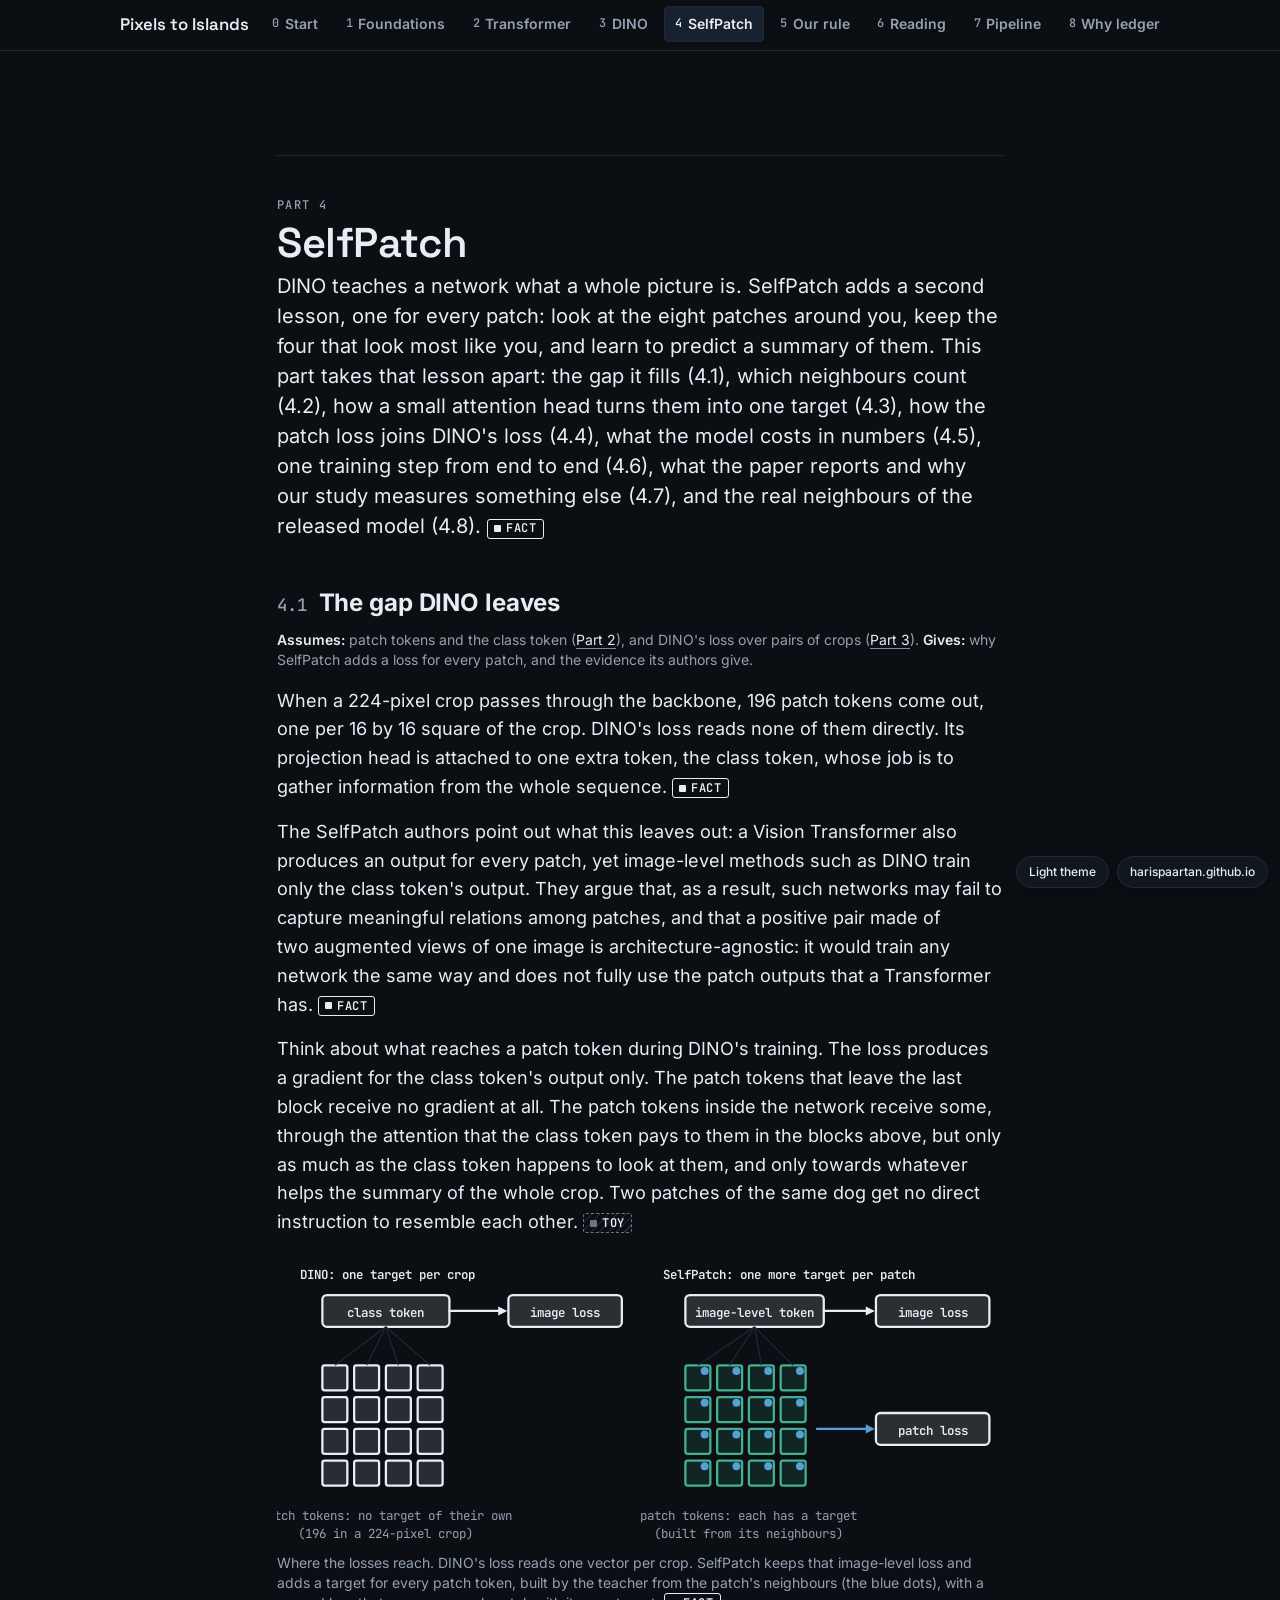
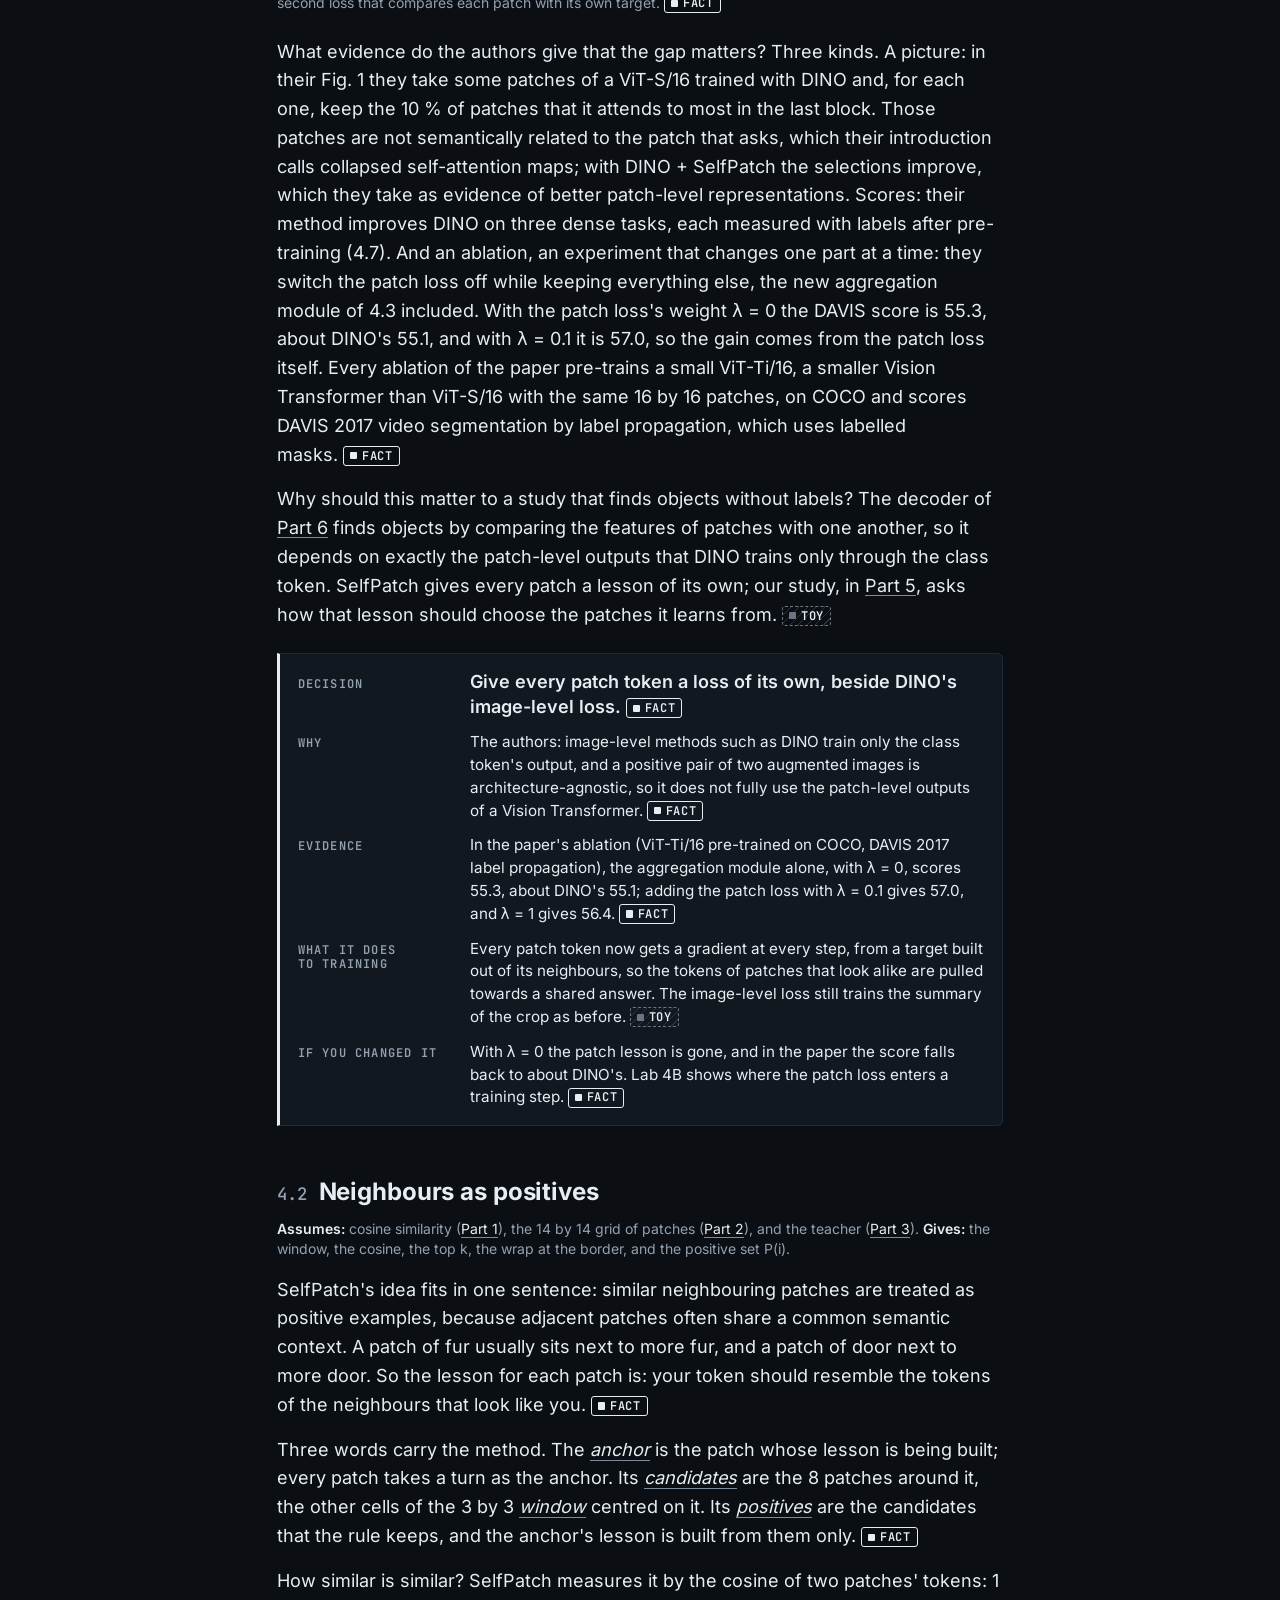
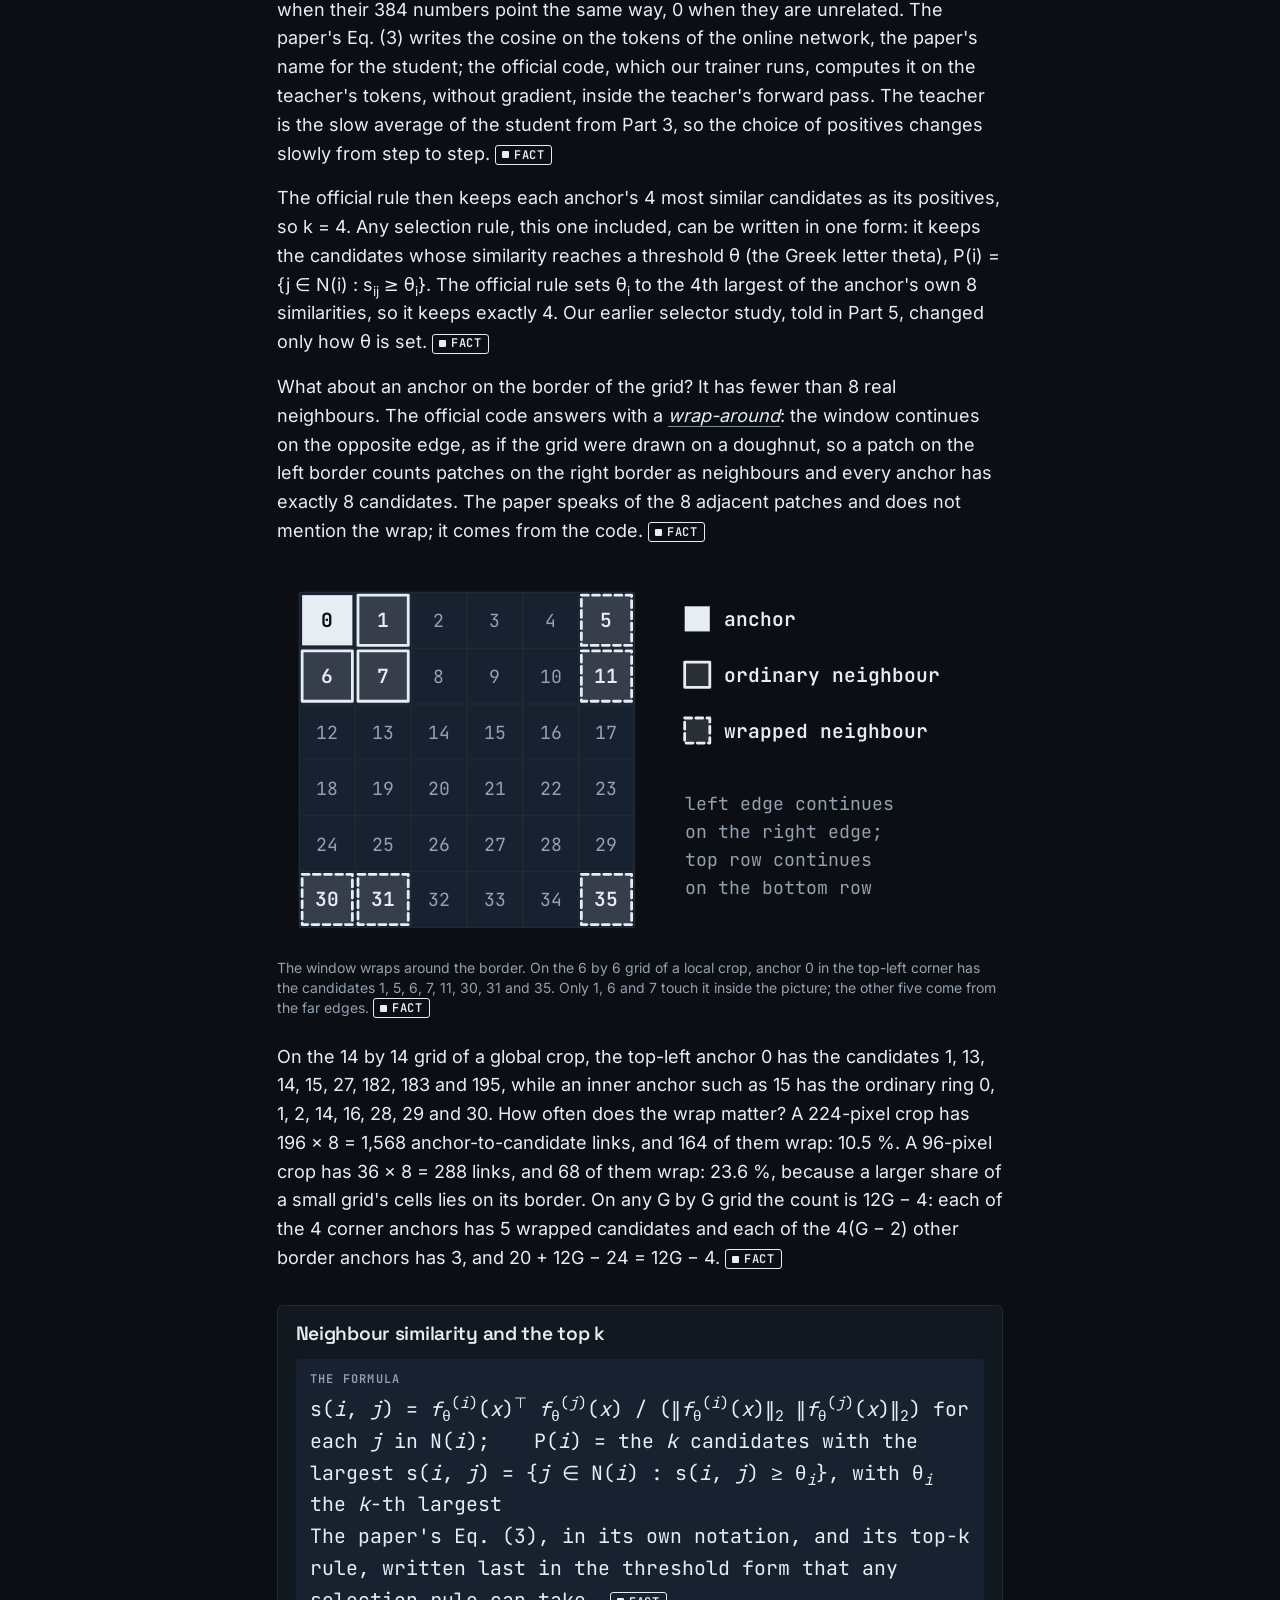
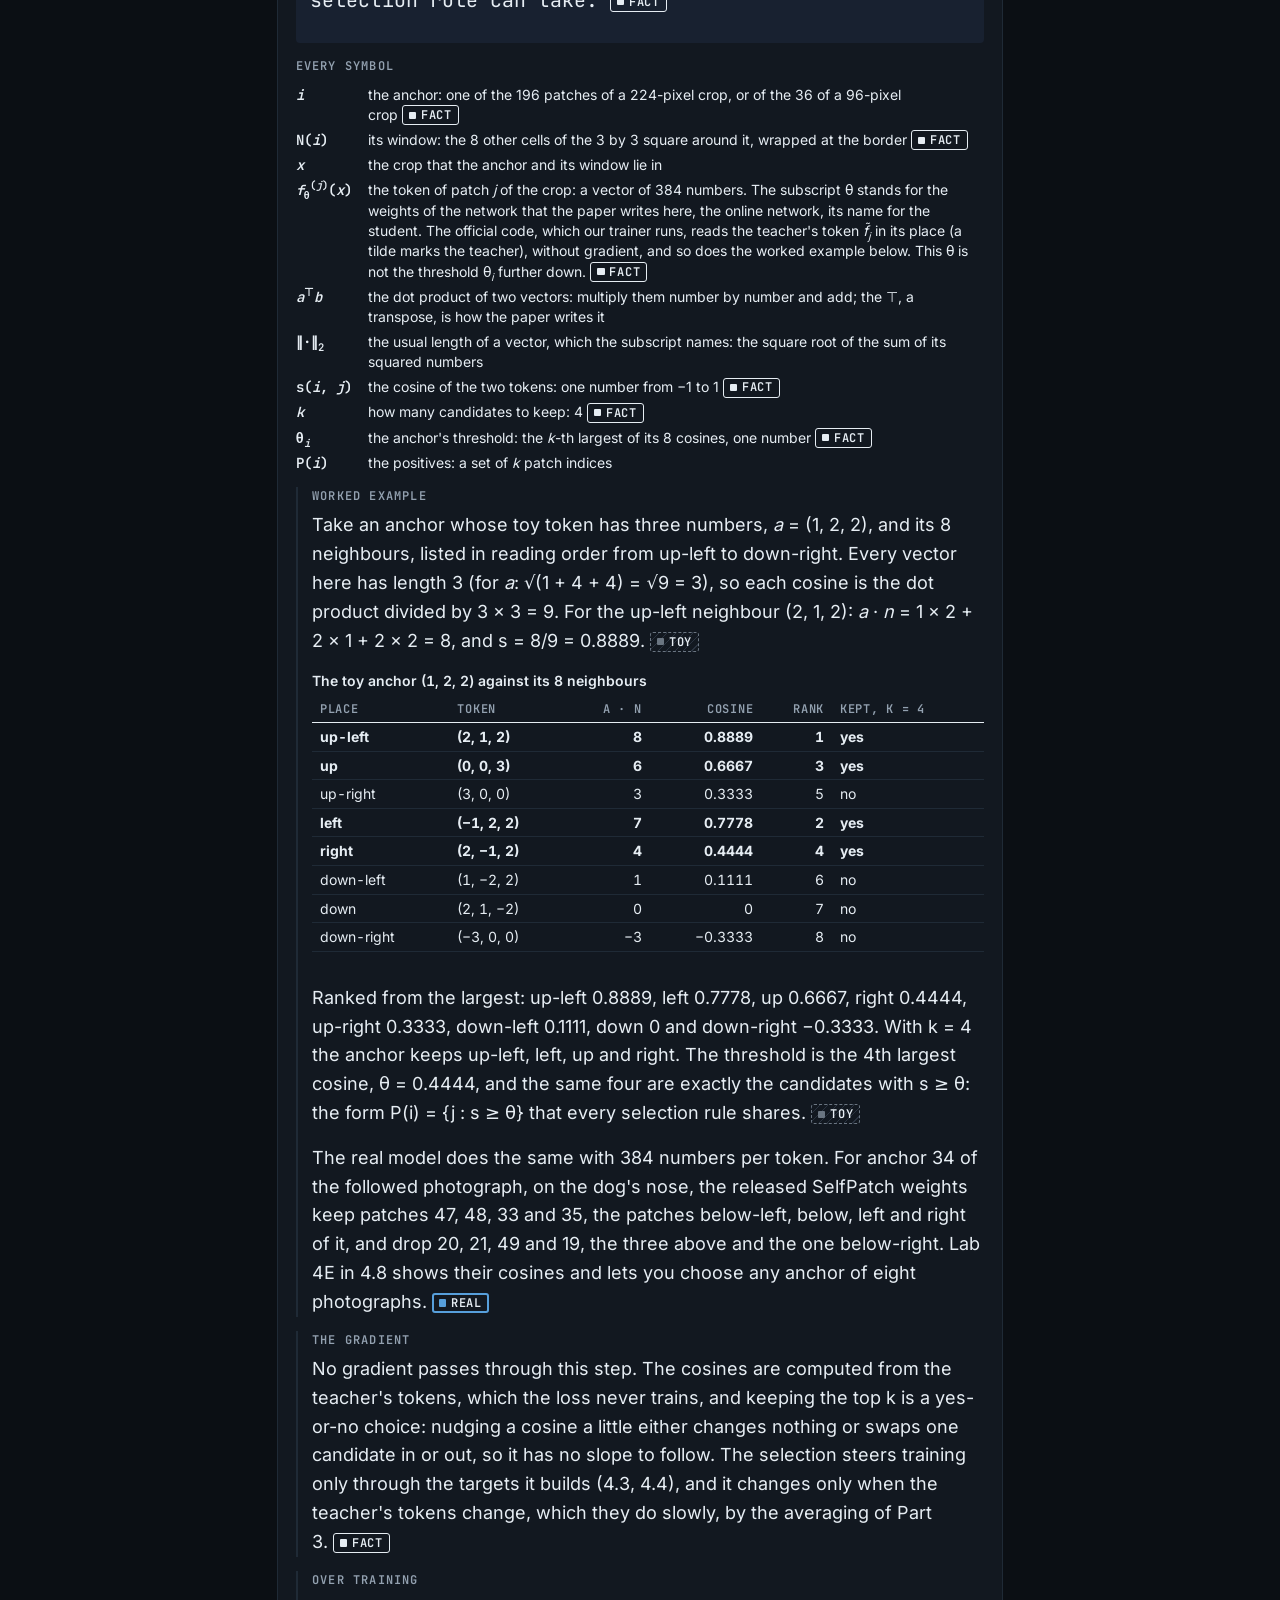
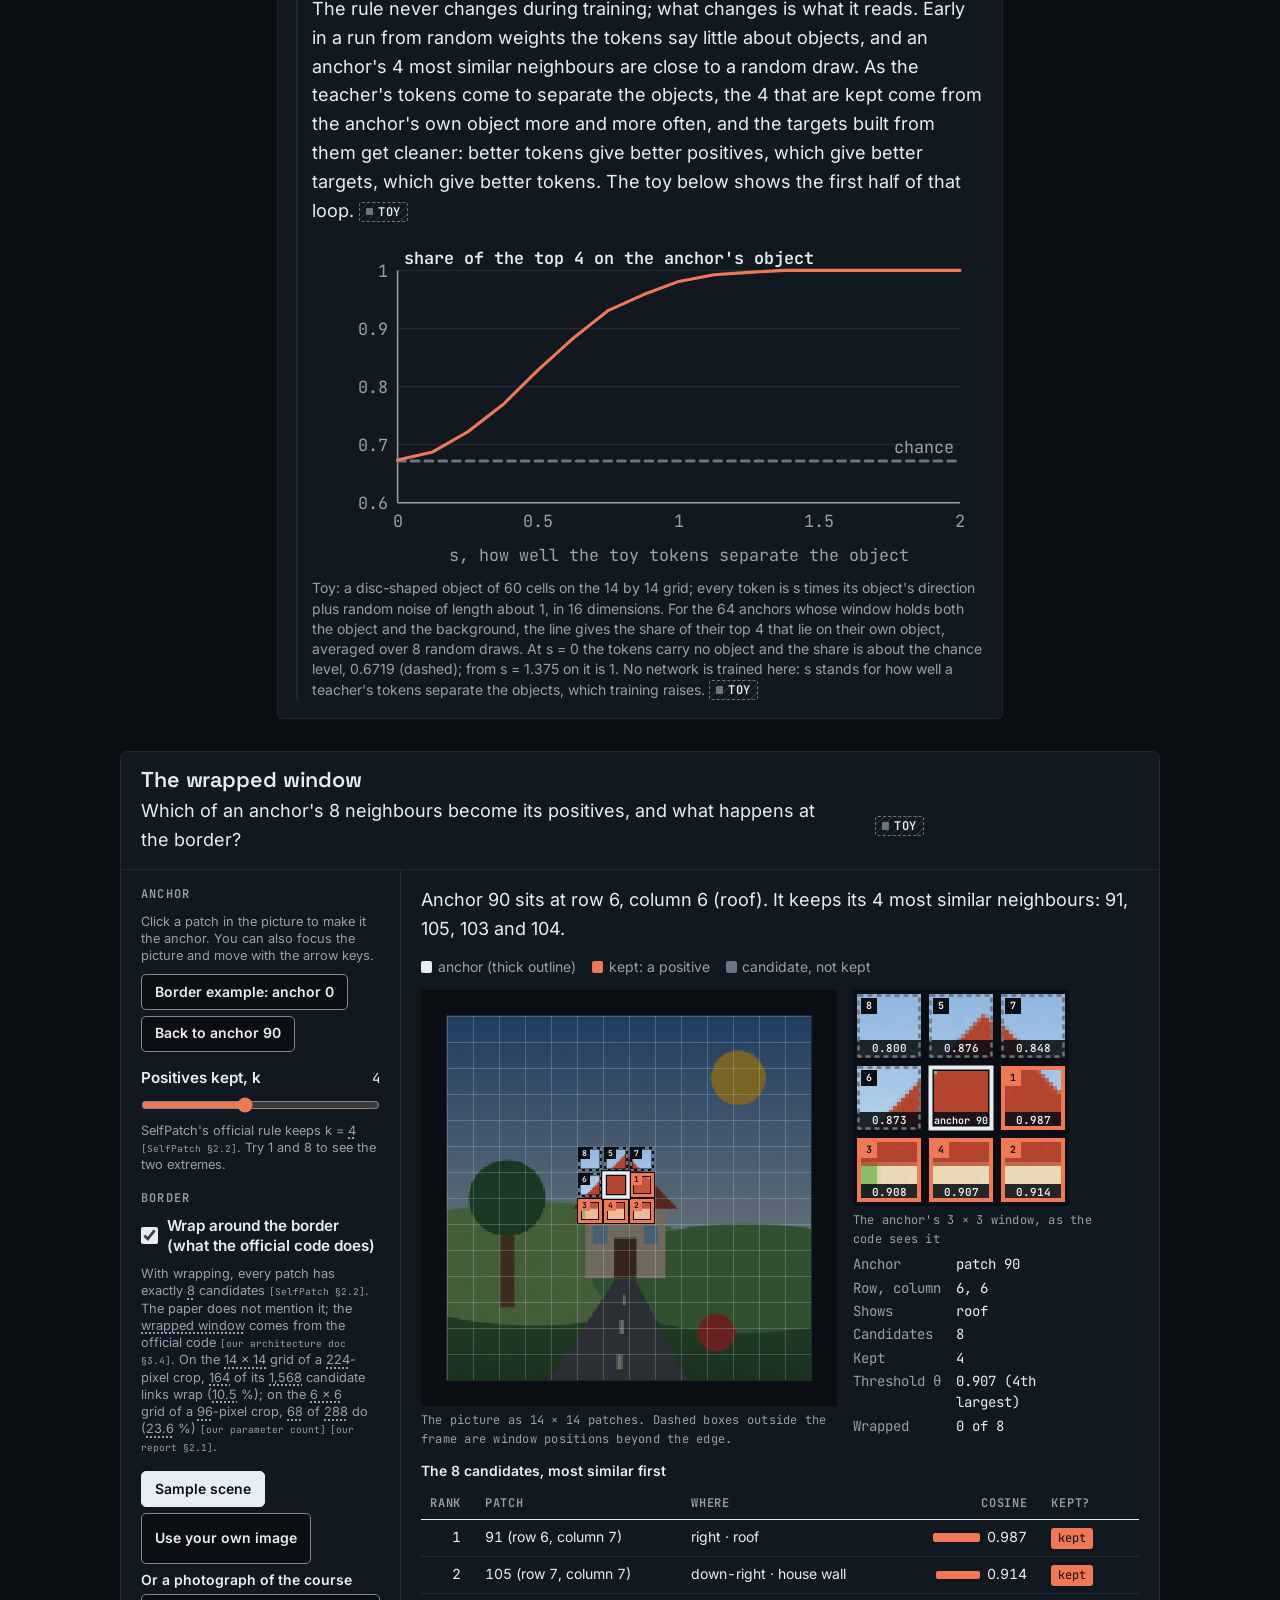
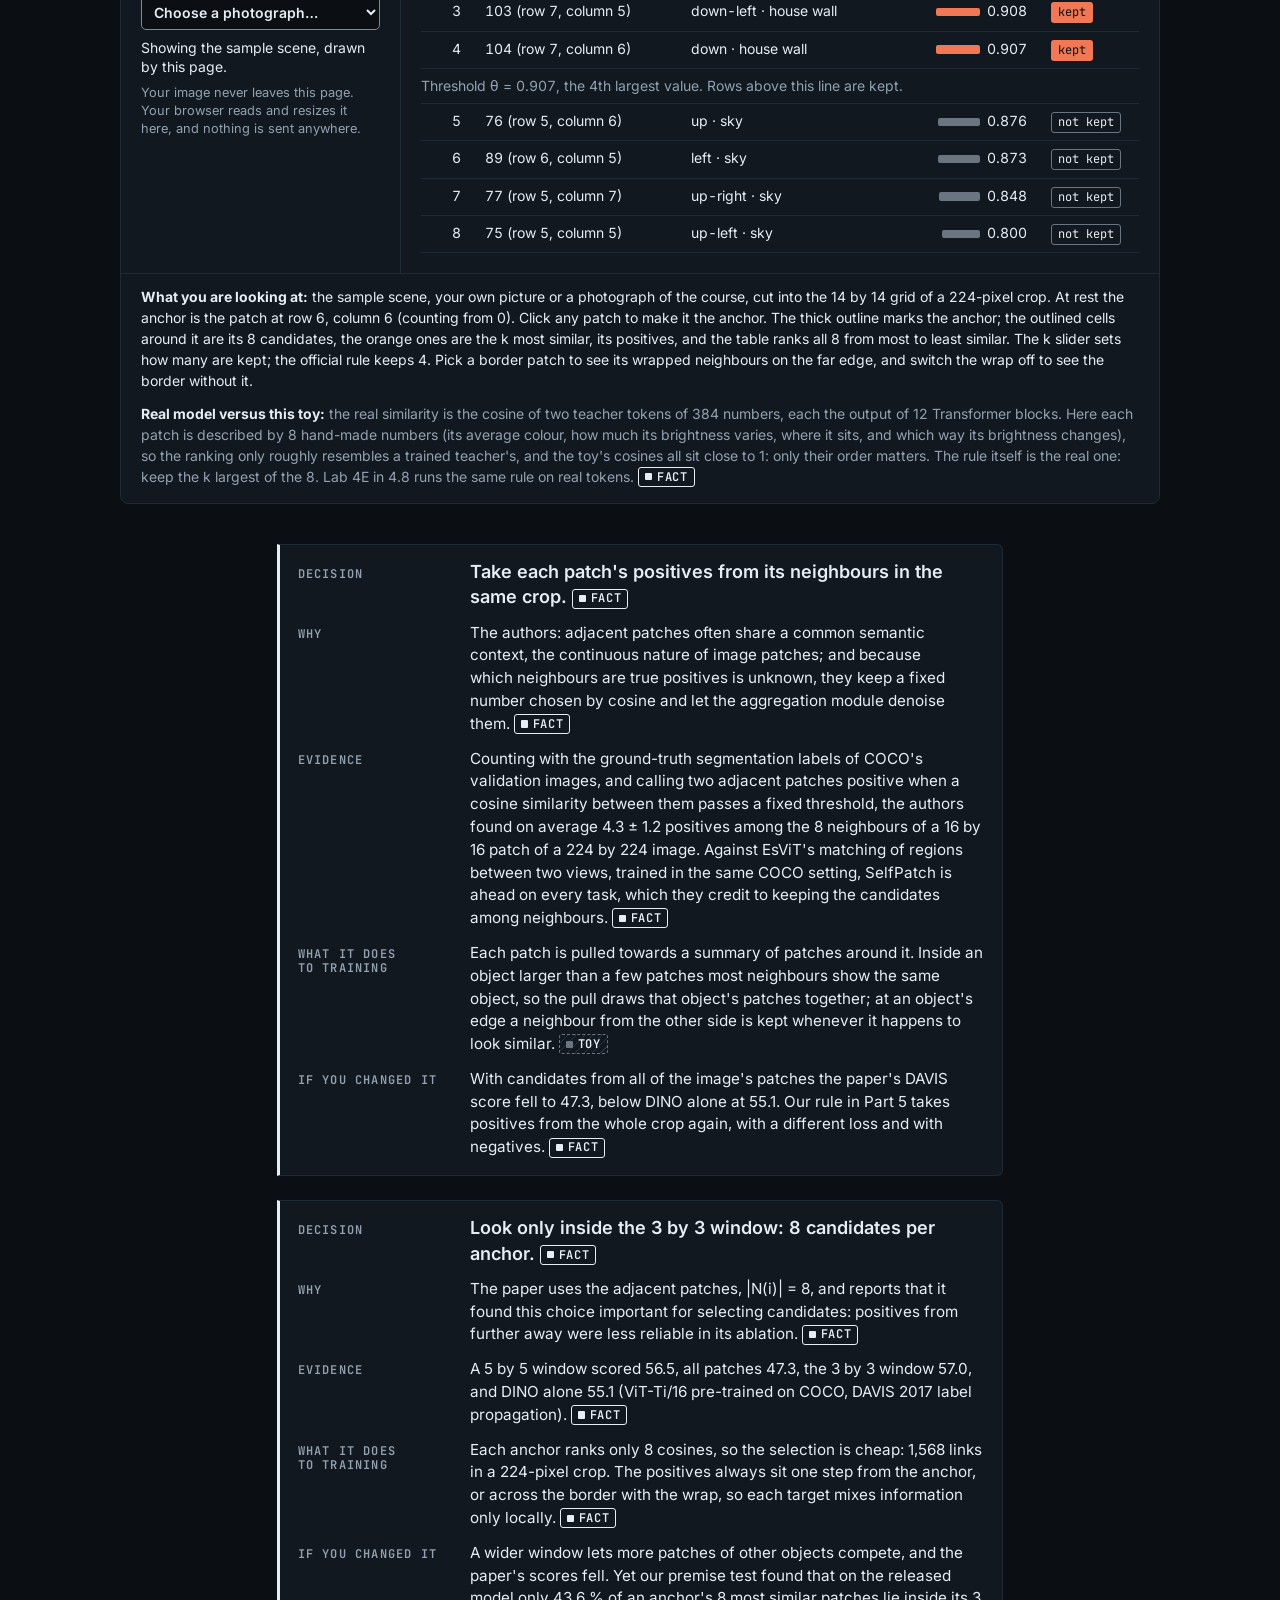
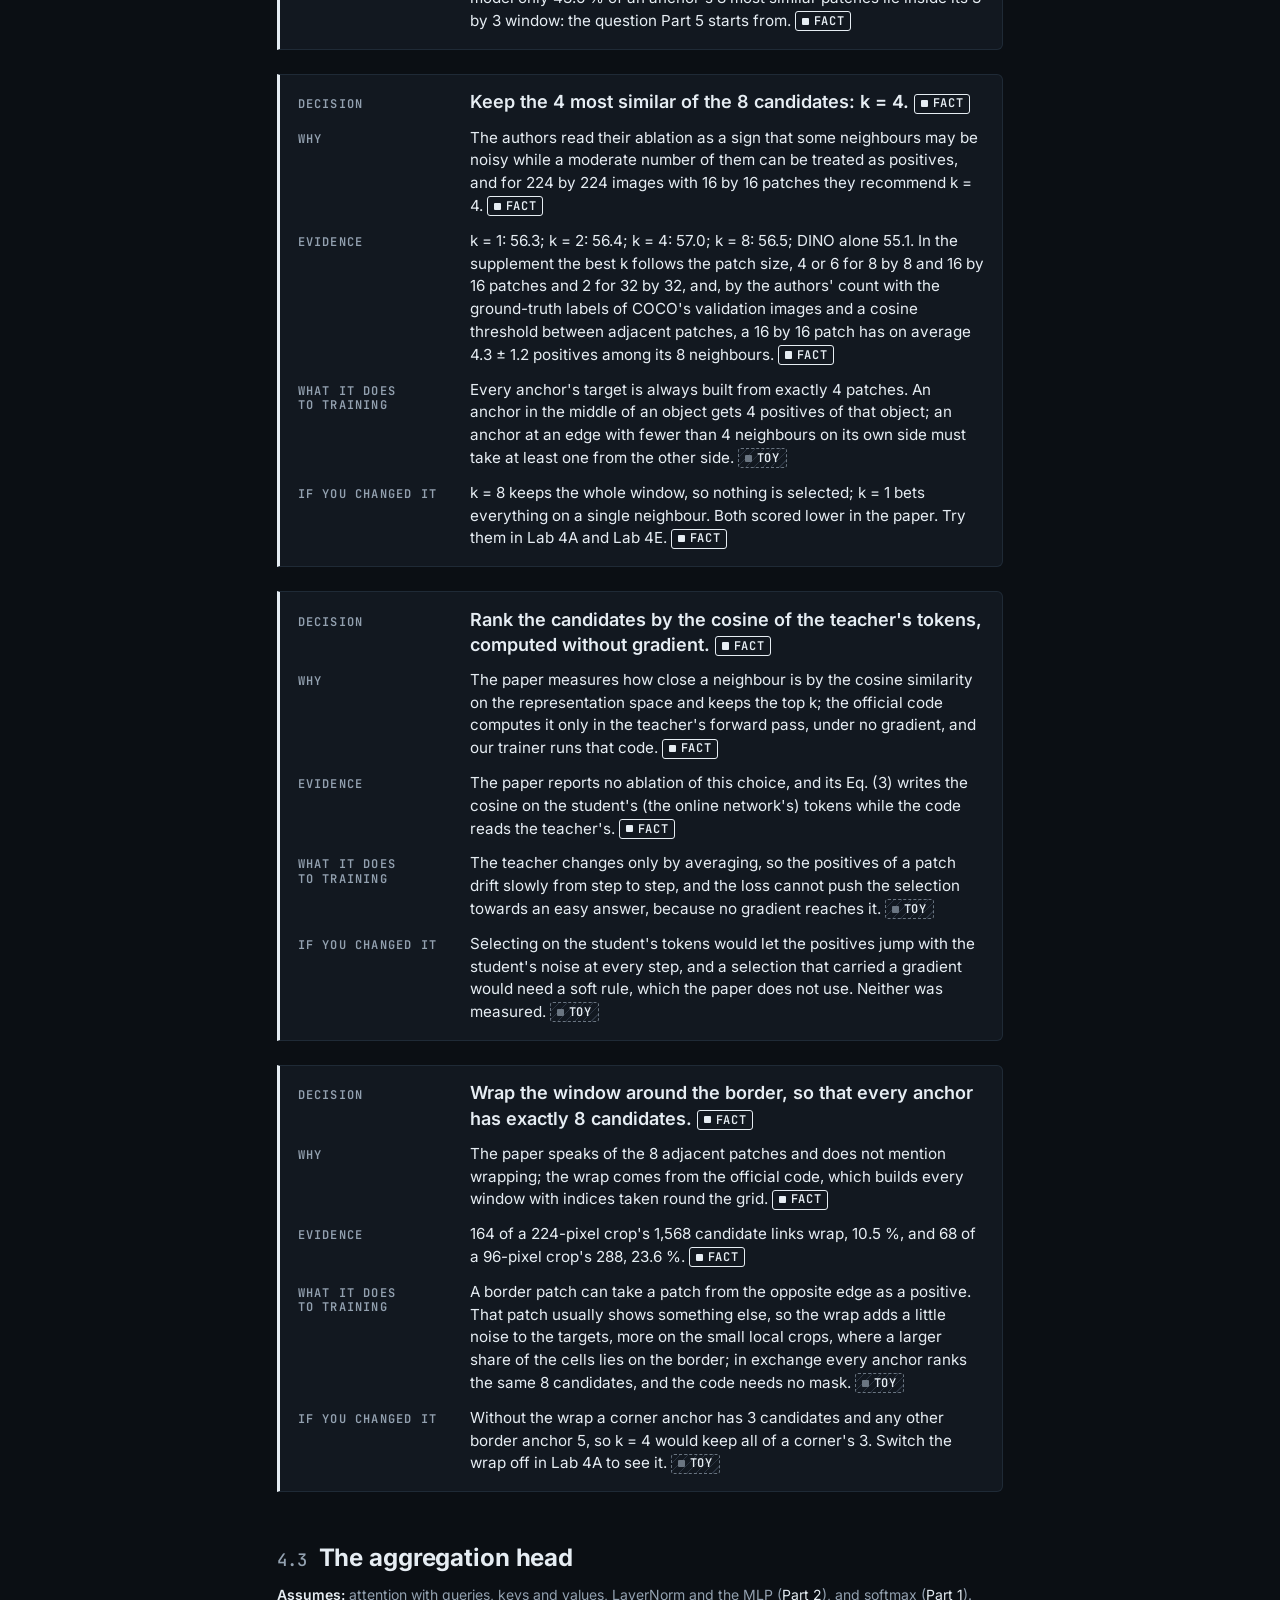
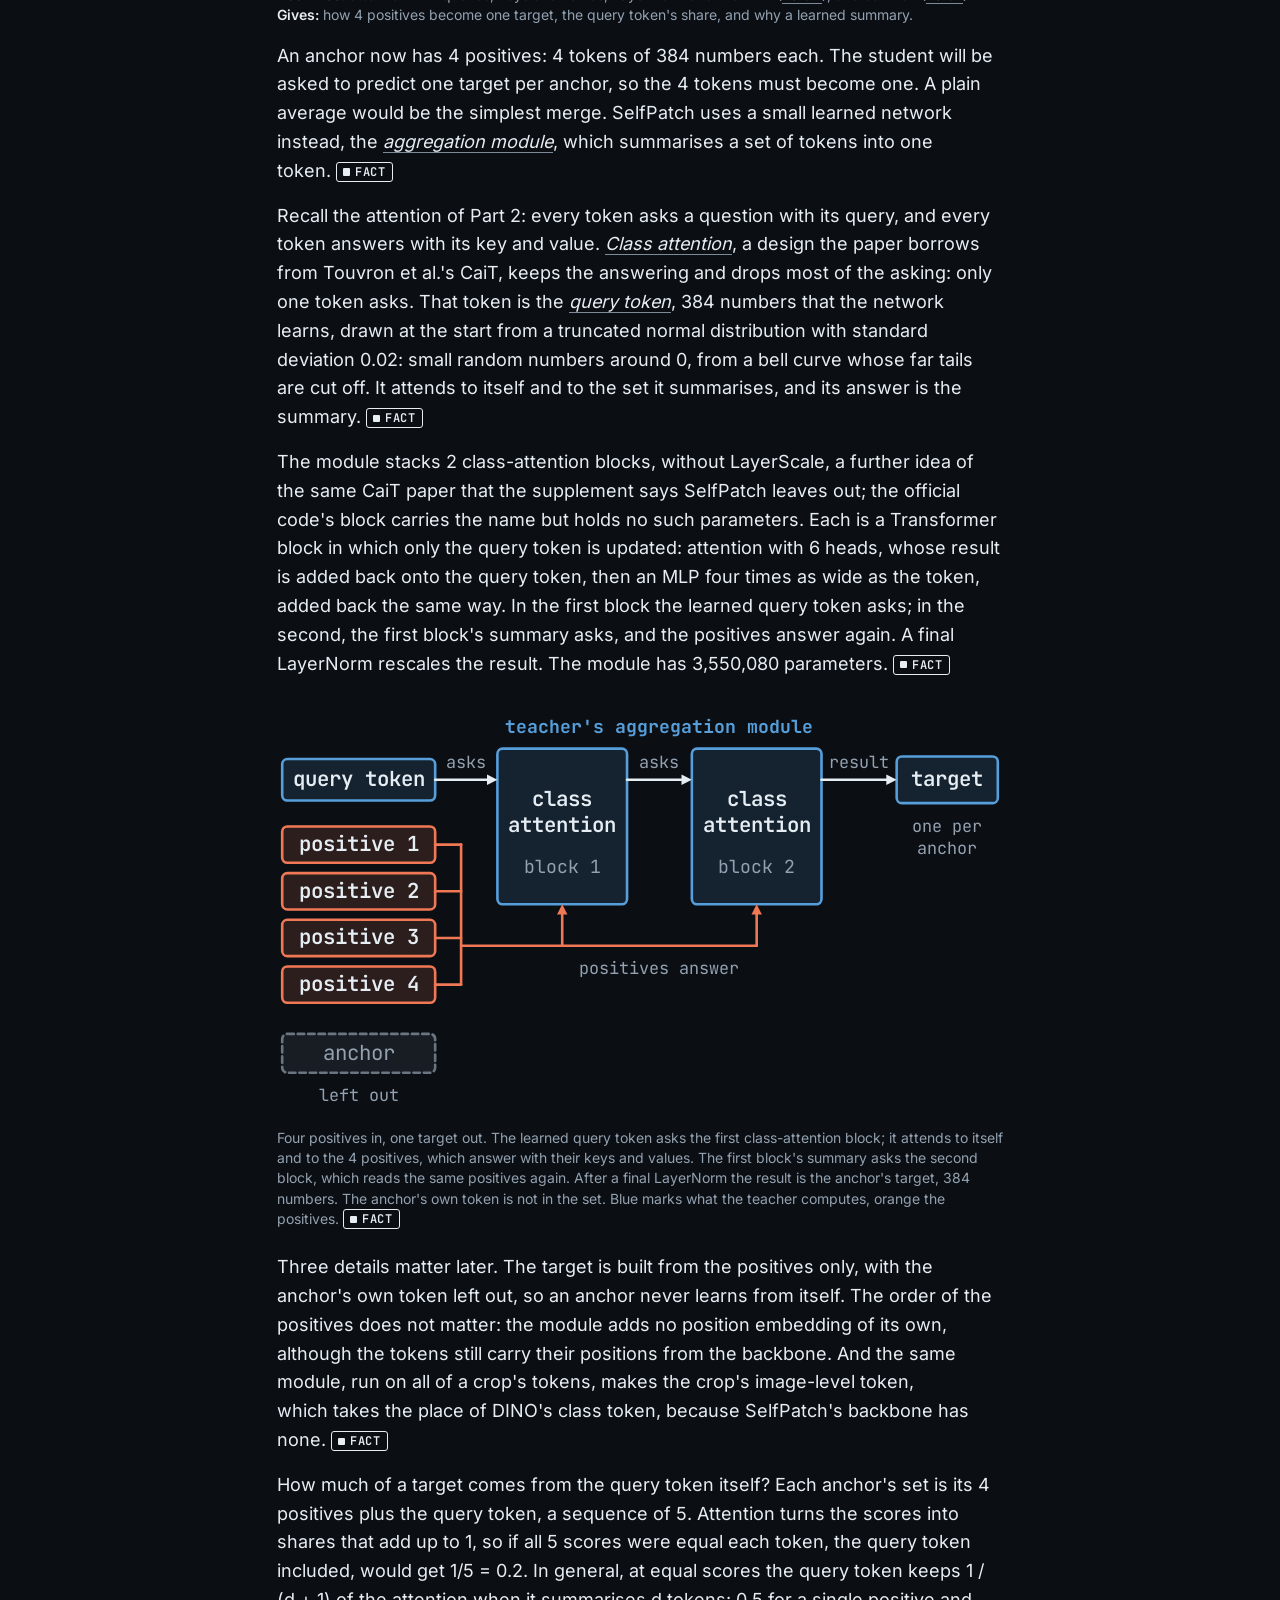
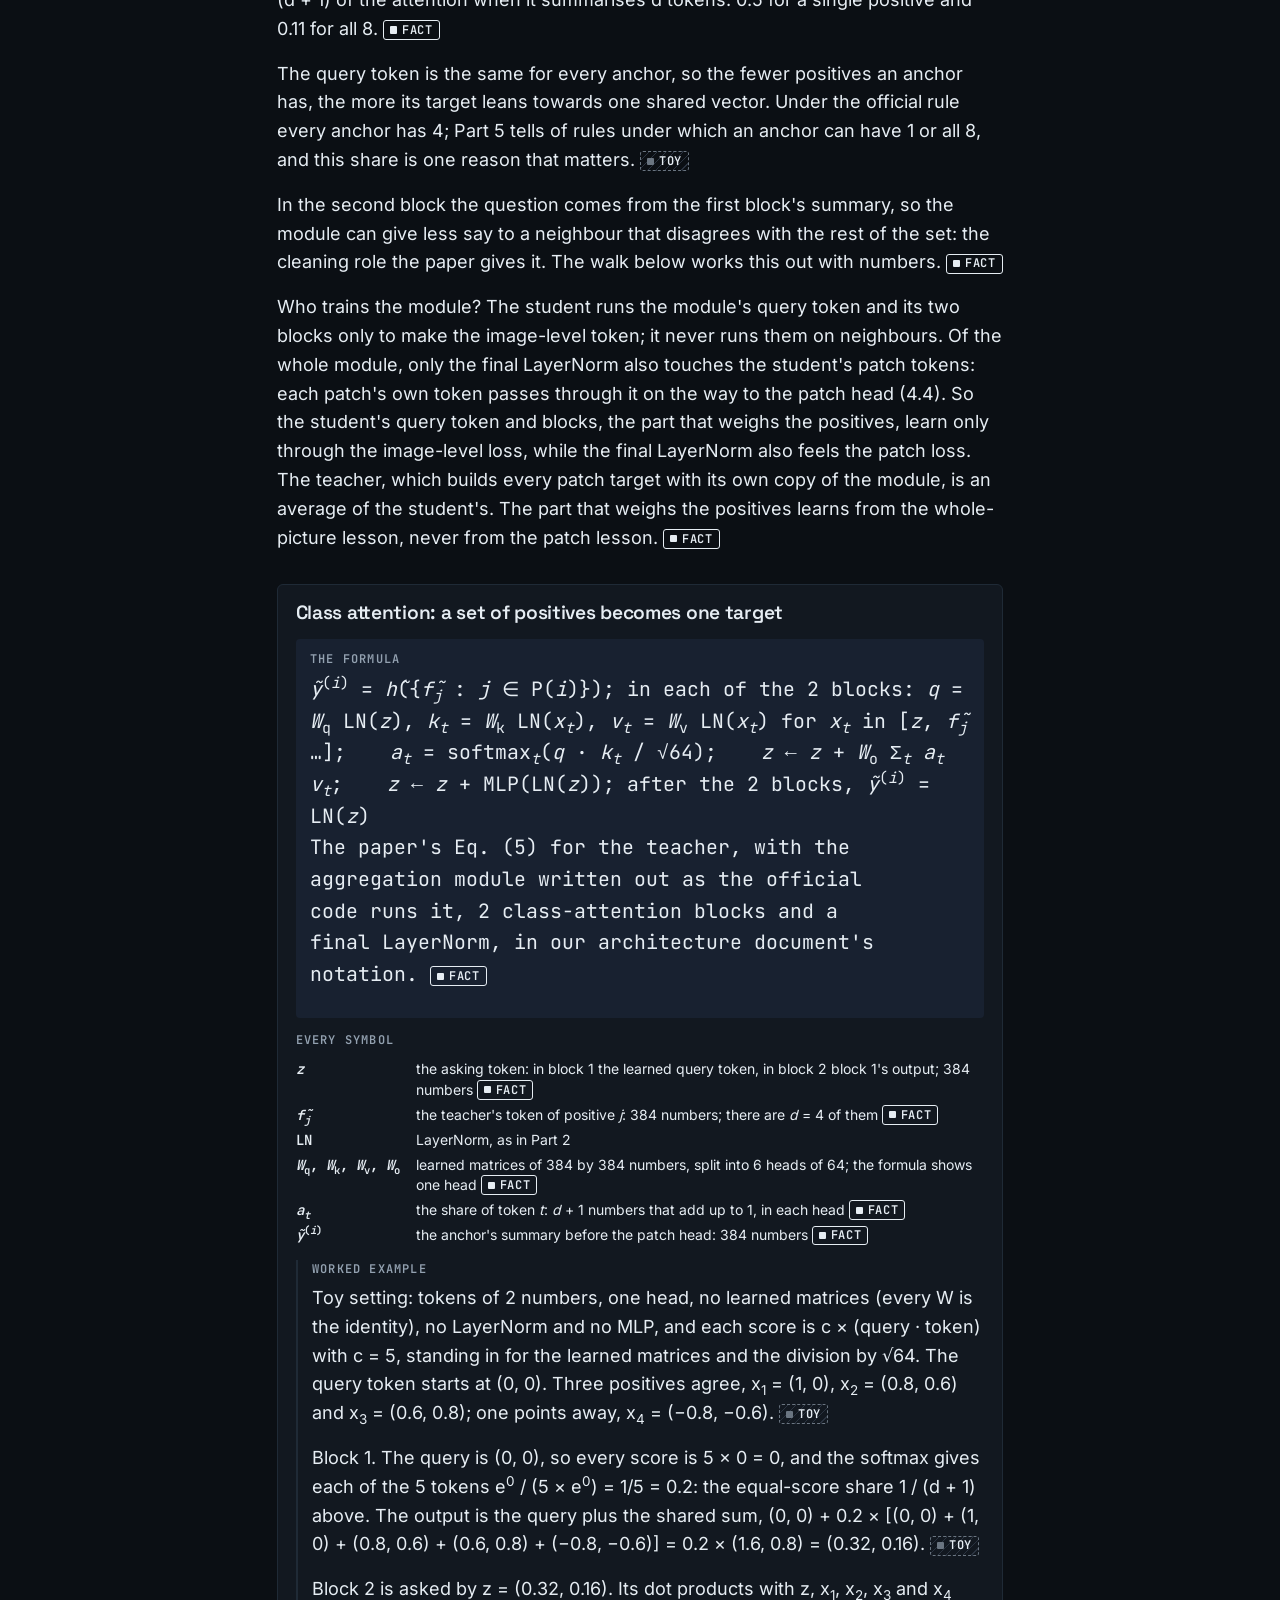
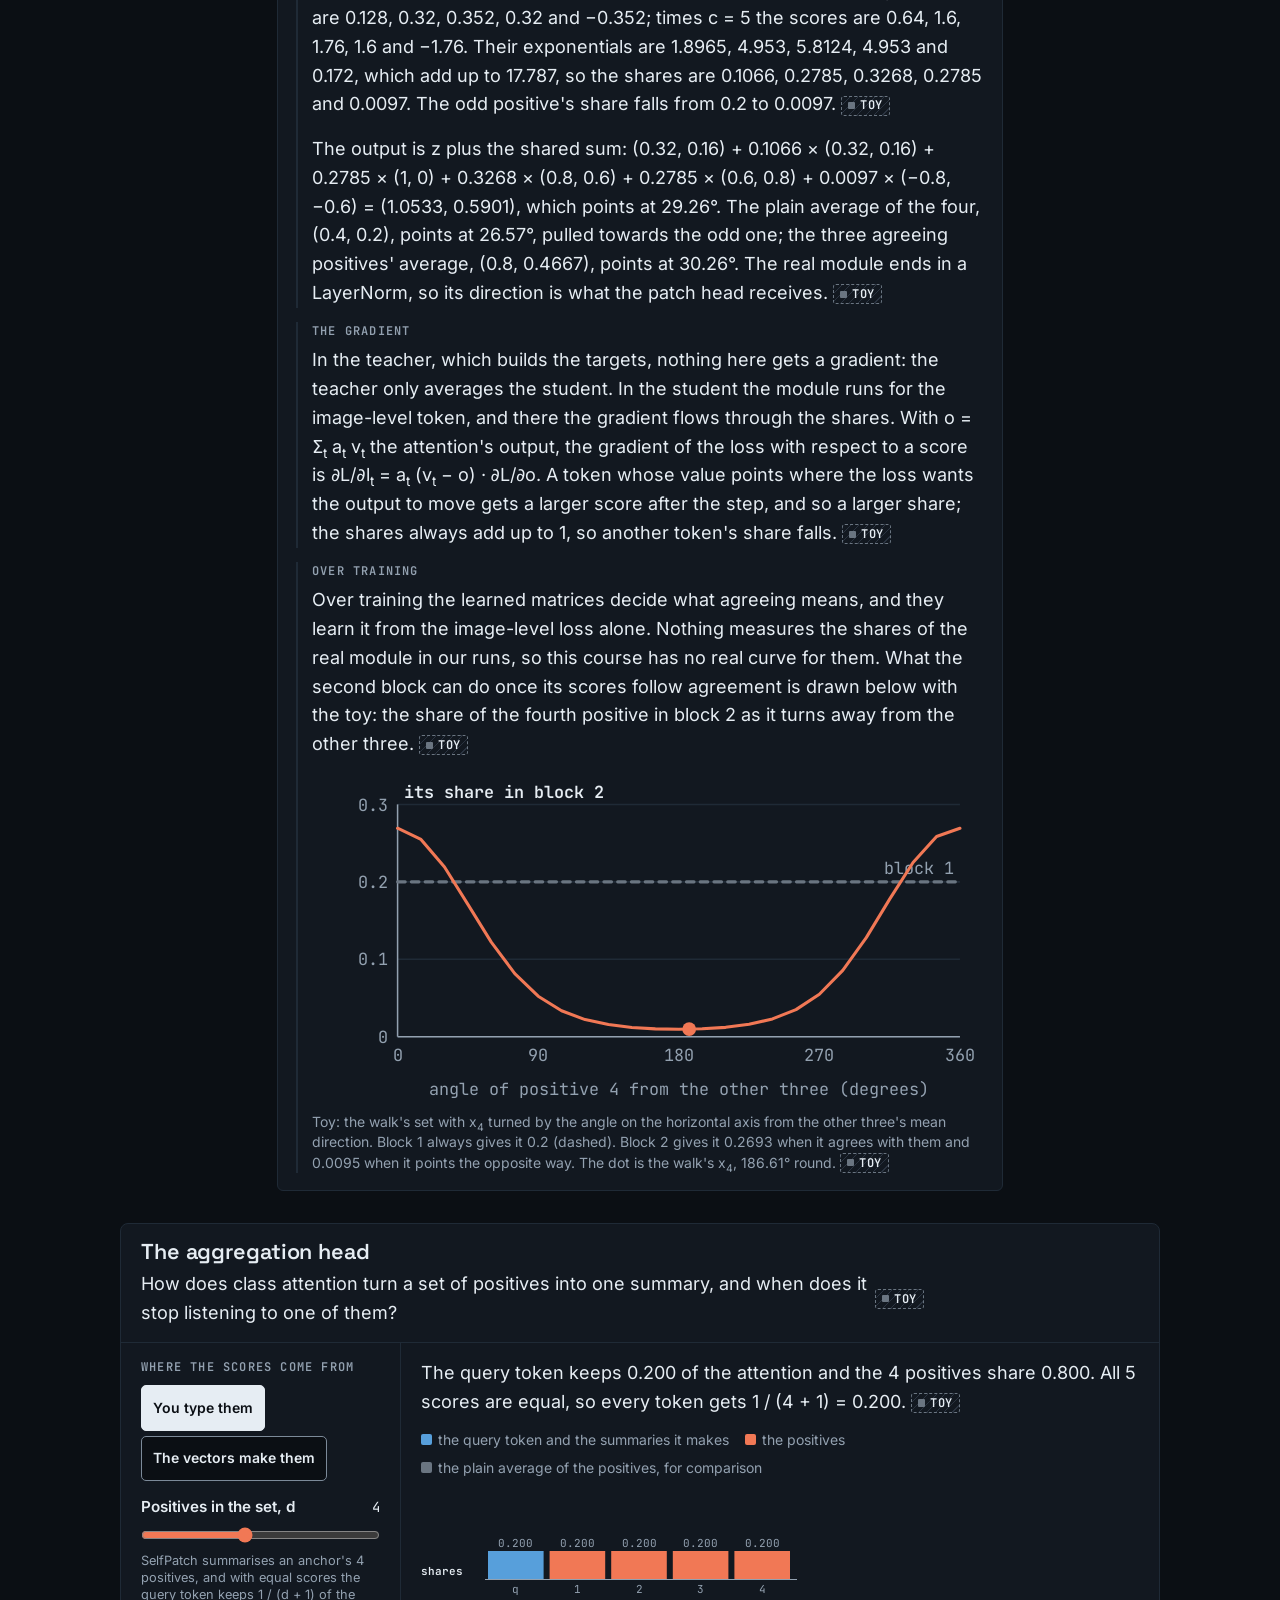
<file: p4-selfpatch.html>
<!doctype html>
<html lang="en">
<head>
<meta charset="utf-8">
<meta name="viewport" content="width=device-width, initial-scale=1, viewport-fit=cover">
<title>Pixels to Islands</title>
<link rel="stylesheet" href="assets/fonts.css">
<link rel="stylesheet" href="assets/styles.css">
<link rel="stylesheet" href="assets/theme-portfolio.css">
<link rel="icon" href="assets/favicon.svg" type="image/svg+xml">
<script>try{if(localStorage.getItem('hh-theme')==='light')document.documentElement.setAttribute('data-theme','light')}catch(e){}</script>

<!-- Generated by docs/research/explainer_v2_2026-10-13/build/assemble.py from the parts under src/; edit those, not this file. -->
</head>
<body>
<nav class="topbar" id="topbar" aria-label="The pages of this course">
  <div class="topbar-inner">
    <a class="topbar-title" href="index.html">Pixels to Islands</a>
    <ul class="topbar-parts">
      <li><a class="topbar-part" href="index.html" aria-label="Start" title="Start"><span class="topbar-num" aria-hidden="true">0</span><span class="topbar-label" aria-hidden="true">Start</span></a></li>
      <li><a class="topbar-part" href="p1-foundations.html" aria-label="Part 1: Foundations" title="Part 1: Foundations"><span class="topbar-num" aria-hidden="true">1</span><span class="topbar-label" aria-hidden="true">Foundations</span></a></li>
      <li><a class="topbar-part" href="p2-vit.html" aria-label="Part 2: Transformer" title="Part 2: Transformer"><span class="topbar-num" aria-hidden="true">2</span><span class="topbar-label" aria-hidden="true">Transformer</span></a></li>
      <li><a class="topbar-part" href="p3-dino.html" aria-label="Part 3: DINO" title="Part 3: DINO"><span class="topbar-num" aria-hidden="true">3</span><span class="topbar-label" aria-hidden="true">DINO</span></a></li>
      <li><a class="topbar-part" href="p4-selfpatch.html" aria-current="page" aria-label="Part 4: SelfPatch" title="Part 4: SelfPatch"><span class="topbar-num" aria-hidden="true">4</span><span class="topbar-label" aria-hidden="true">SelfPatch</span></a></li>
      <li><a class="topbar-part" href="p5-rule.html" aria-label="Part 5: Our rule" title="Part 5: Our rule"><span class="topbar-num" aria-hidden="true">5</span><span class="topbar-label" aria-hidden="true">Our rule</span></a></li>
      <li><a class="topbar-part" href="p6-reading.html" aria-label="Part 6: Reading" title="Part 6: Reading"><span class="topbar-num" aria-hidden="true">6</span><span class="topbar-label" aria-hidden="true">Reading</span></a></li>
      <li><a class="topbar-part" href="p7-pipeline.html" aria-label="Part 7: Pipeline" title="Part 7: Pipeline"><span class="topbar-num" aria-hidden="true">7</span><span class="topbar-label" aria-hidden="true">Pipeline</span></a></li>
      <li><a class="topbar-part" href="p8-ledger.html" aria-label="Part 8: Why ledger" title="Part 8: Why ledger"><span class="topbar-num" aria-hidden="true">8</span><span class="topbar-label" aria-hidden="true">Why ledger</span></a></li>
    </ul>
  </div>
  <div class="progress" aria-hidden="true"><span class="progress-bar"></span></div>
</nav>
<main class="page p4" id="top" data-page="p4-selfpatch" data-bundle-images>
<!-- Part 4 of "Pixels to Islands": SelfPatch. Task 8 of docs/superpowers/plans/2026-10-13-explainer-v2-build.md; content map:
     spec section 4, Part 4; why cards: spec section 5 (SelfPatch); walks: spec section 6; labs: spec section 7. Every
     number of three or more digits is held by facts/course_facts.json, facts/bundle_facts.json or src/labs_defaults.json
     (keys lab-4a-neighbours to lab-4e-real-neighbours, and the walks' entries p4.walk_*). The numbers of the three walks
     and the points of their curves are window.LabP4.workedExamples() and window.LabP4.curvePath() of src/labs_p4.js,
     which tests/smoke_p4.js compares with this file. -->
<style>
  .p4 .p4-fig svg { width: 100%; height: auto; }
  .p4 .walk table { font-size: var(--step--1); }
  .p4 .walk table th, .p4 .walk table td { padding: 0.25rem 0.5rem; }
  .p4 .p4-kept { font-weight: 700; }
</style>

<section class="part" id="part-4">
  <header class="part-head">
    <p class="part-kicker">Part 4</p>
    <h1 class="part-title">SelfPatch</h1>
    <p class="part-intro">DINO teaches a network what a whole picture is. SelfPatch adds a second lesson, one for every patch: look at the eight patches around you, keep the four that look most like you, and learn to predict a summary of them. This part takes that lesson apart: the gap it fills (4.1), which neighbours count (4.2), how a small attention head turns them into one target (4.3), how the patch loss joins DINO's loss (4.4), what the model costs in numbers (4.5), one training step from end to end (4.6), what the paper reports and why our study measures something else (4.7), and the real neighbours of the released model (4.8). <span class="mark mark-fact" data-source="[SelfPatch §2.2] research/audits/base_papers_text/yun_selfpatch_cvpr2022.txt:26-28 (abstract); research/audits/base_papers_text/yun_selfpatch_cvpr2022.txt:76 (§1); research/audits/base_papers_text/yun_selfpatch_cvpr2022.txt:364-368 (§2.2); [SelfPatch §2.2] research/audits/base_papers_text/yun_selfpatch_cvpr2022.txt:404-409; cluster/selfpatch_official/main_selfpatch.py:70 (k_num 4); cluster/train.py:118 (K = 4); docs/research/selection_scope_2026-09-27/architecture/10_architecture_current_v2.md:188">Fact</span></p>
  </header>

  <section class="sec" id="s4-1">
    <h2 class="sec-title"><span class="sec-num">4.1</span> The gap DINO leaves</h2>
    <p class="sec-meta"><strong>Assumes:</strong> patch tokens and the class token (<a href="p2-vit.html#part-2">Part 2</a>), and DINO's loss over pairs of crops (<a href="p3-dino.html#part-3">Part 3</a>). <strong>Gives:</strong> why SelfPatch adds a loss for every patch, and the evidence its authors give.</p>

    <p>When a 224-pixel crop passes through the backbone, 196 patch tokens come out, one per 16 by 16 square of the crop. DINO's loss reads none of them directly. Its projection head is attached to one extra token, the class token, whose job is to gather information from the whole sequence. <span class="mark mark-fact" data-source="[our architecture doc §3.1; DINO §3.1] docs/research/selection_scope_2026-09-27/architecture/10_architecture_current_v2.md:154; cluster/selfpatch_official/main_selfpatch.py:504; cluster/selfpatch_official/main_selfpatch.py:511; research/audits/base_papers_text/caron_dino_iccv2021.txt:169-171; [our architecture doc §3.2] docs/research/selection_scope_2026-09-27/architecture/10_architecture_current_v2.md:158; docs/research/selection_scope_2026-09-27/architecture/10_param_counts_output.txt:25; [DINO §3.2] research/audits/base_papers_text/caron_dino_iccv2021.txt:237-246 (§3.2, Vision Transformer, PDF pp. 4 and 5 (9653, 9654))">Fact</span></p>

    <p>The SelfPatch authors point out what this leaves out: a Vision Transformer also produces an output for every patch, yet image-level methods such as DINO train only the class token's output. They argue that, as a result, such networks may fail to capture meaningful relations among patches, and that a positive pair made of two augmented views of one image is architecture-agnostic: it would train any network the same way and does not fully use the patch outputs that a Transformer has. <span class="mark mark-fact" data-source="[SelfPatch §2.1] research/audits/base_papers_text/yun_selfpatch_cvpr2022.txt:349-358 (§2.1, PDF p. 3 (8356)); research/audits/base_papers_text/yun_selfpatch_cvpr2022.txt:22-30 (§1); [SelfPatch §1] research/audits/base_papers_text/yun_selfpatch_cvpr2022.txt:28-34 (§1); [SelfPatch §2.1] research/audits/base_papers_text/yun_selfpatch_cvpr2022.txt:349-356 (§2.1, right column, PDF p. 3 (8356))">Fact</span></p>

    <p>Think about what reaches a patch token during DINO's training. The loss produces a gradient for the class token's output only. The patch tokens that leave the last block receive no gradient at all. The patch tokens inside the network receive some, through the attention that the class token pays to them in the blocks above, but only as much as the class token happens to look at them, and only towards whatever helps the summary of the whole crop. Two patches of the same dog get no direct instruction to resemble each other. <span class="mark mark-toy">Toy</span></p>

    <figure class="p4-fig" id="fig-4-1-gap">
      <svg class="chart" viewBox="0 0 640 250" role="img" aria-label="Two panels. Left, DINO: a grid of patch tokens feeds one class token, and only the class token reaches the image-level loss. Right, SelfPatch: the same grid feeds an image-level token and its loss, and every patch token also has a target of its own, drawn as a blue dot, which a second loss, the patch loss, compares with it.">
        <text class="title" x="20" y="16">DINO: one target per crop</text>
        <text class="title" x="340" y="16">SelfPatch: one more target per patch</text>
        <rect class="area" x="40" y="30" width="112" height="28" rx="4"/>
        <rect class="series" x="40" y="30" width="112" height="28" rx="4"/>
        <text class="title" x="96" y="49" text-anchor="middle">class token</text>
        <line class="series" x1="152" y1="44" x2="196" y2="44"/>
        <polygon class="dot" points="203,44 195,40 195,48"/>
        <rect class="area" x="204" y="30" width="100" height="28" rx="4"/>
        <rect class="series" x="204" y="30" width="100" height="28" rx="4"/>
        <text class="title" x="254" y="49" text-anchor="middle">image loss</text>
        <rect class="area" x="360" y="30" width="122" height="28" rx="4"/>
        <rect class="series" x="360" y="30" width="122" height="28" rx="4"/>
        <text class="title" x="421" y="49" text-anchor="middle">image-level token</text>
        <line class="series" x1="482" y1="44" x2="520" y2="44"/>
        <polygon class="dot" points="527,44 519,40 519,48"/>
        <rect class="area" x="528" y="30" width="100" height="28" rx="4"/>
        <rect class="series" x="528" y="30" width="100" height="28" rx="4"/>
        <text class="title" x="578" y="49" text-anchor="middle">image loss</text>
        <rect class="area" x="40" y="92" width="22" height="22" rx="2"/><rect class="series" x="40" y="92" width="22" height="22" rx="2"/>
        <rect class="area" x="68" y="92" width="22" height="22" rx="2"/><rect class="series" x="68" y="92" width="22" height="22" rx="2"/>
        <rect class="area" x="96" y="92" width="22" height="22" rx="2"/><rect class="series" x="96" y="92" width="22" height="22" rx="2"/>
        <rect class="area" x="124" y="92" width="22" height="22" rx="2"/><rect class="series" x="124" y="92" width="22" height="22" rx="2"/>
        <rect class="area" x="40" y="120" width="22" height="22" rx="2"/><rect class="series" x="40" y="120" width="22" height="22" rx="2"/>
        <rect class="area" x="68" y="120" width="22" height="22" rx="2"/><rect class="series" x="68" y="120" width="22" height="22" rx="2"/>
        <rect class="area" x="96" y="120" width="22" height="22" rx="2"/><rect class="series" x="96" y="120" width="22" height="22" rx="2"/>
        <rect class="area" x="124" y="120" width="22" height="22" rx="2"/><rect class="series" x="124" y="120" width="22" height="22" rx="2"/>
        <rect class="area" x="40" y="148" width="22" height="22" rx="2"/><rect class="series" x="40" y="148" width="22" height="22" rx="2"/>
        <rect class="area" x="68" y="148" width="22" height="22" rx="2"/><rect class="series" x="68" y="148" width="22" height="22" rx="2"/>
        <rect class="area" x="96" y="148" width="22" height="22" rx="2"/><rect class="series" x="96" y="148" width="22" height="22" rx="2"/>
        <rect class="area" x="124" y="148" width="22" height="22" rx="2"/><rect class="series" x="124" y="148" width="22" height="22" rx="2"/>
        <rect class="area" x="40" y="176" width="22" height="22" rx="2"/><rect class="series" x="40" y="176" width="22" height="22" rx="2"/>
        <rect class="area" x="68" y="176" width="22" height="22" rx="2"/><rect class="series" x="68" y="176" width="22" height="22" rx="2"/>
        <rect class="area" x="96" y="176" width="22" height="22" rx="2"/><rect class="series" x="96" y="176" width="22" height="22" rx="2"/>
        <rect class="area" x="124" y="176" width="22" height="22" rx="2"/><rect class="series" x="124" y="176" width="22" height="22" rx="2"/>
        <rect class="area role-student" x="360" y="92" width="22" height="22" rx="2"/><rect class="series role-student" x="360" y="92" width="22" height="22" rx="2"/><circle class="dot role-teacher" cx="377" cy="97" r="3.5"/>
        <rect class="area role-student" x="388" y="92" width="22" height="22" rx="2"/><rect class="series role-student" x="388" y="92" width="22" height="22" rx="2"/><circle class="dot role-teacher" cx="405" cy="97" r="3.5"/>
        <rect class="area role-student" x="416" y="92" width="22" height="22" rx="2"/><rect class="series role-student" x="416" y="92" width="22" height="22" rx="2"/><circle class="dot role-teacher" cx="433" cy="97" r="3.5"/>
        <rect class="area role-student" x="444" y="92" width="22" height="22" rx="2"/><rect class="series role-student" x="444" y="92" width="22" height="22" rx="2"/><circle class="dot role-teacher" cx="461" cy="97" r="3.5"/>
        <rect class="area role-student" x="360" y="120" width="22" height="22" rx="2"/><rect class="series role-student" x="360" y="120" width="22" height="22" rx="2"/><circle class="dot role-teacher" cx="377" cy="125" r="3.5"/>
        <rect class="area role-student" x="388" y="120" width="22" height="22" rx="2"/><rect class="series role-student" x="388" y="120" width="22" height="22" rx="2"/><circle class="dot role-teacher" cx="405" cy="125" r="3.5"/>
        <rect class="area role-student" x="416" y="120" width="22" height="22" rx="2"/><rect class="series role-student" x="416" y="120" width="22" height="22" rx="2"/><circle class="dot role-teacher" cx="433" cy="125" r="3.5"/>
        <rect class="area role-student" x="444" y="120" width="22" height="22" rx="2"/><rect class="series role-student" x="444" y="120" width="22" height="22" rx="2"/><circle class="dot role-teacher" cx="461" cy="125" r="3.5"/>
        <rect class="area role-student" x="360" y="148" width="22" height="22" rx="2"/><rect class="series role-student" x="360" y="148" width="22" height="22" rx="2"/><circle class="dot role-teacher" cx="377" cy="153" r="3.5"/>
        <rect class="area role-student" x="388" y="148" width="22" height="22" rx="2"/><rect class="series role-student" x="388" y="148" width="22" height="22" rx="2"/><circle class="dot role-teacher" cx="405" cy="153" r="3.5"/>
        <rect class="area role-student" x="416" y="148" width="22" height="22" rx="2"/><rect class="series role-student" x="416" y="148" width="22" height="22" rx="2"/><circle class="dot role-teacher" cx="433" cy="153" r="3.5"/>
        <rect class="area role-student" x="444" y="148" width="22" height="22" rx="2"/><rect class="series role-student" x="444" y="148" width="22" height="22" rx="2"/><circle class="dot role-teacher" cx="461" cy="153" r="3.5"/>
        <rect class="area role-student" x="360" y="176" width="22" height="22" rx="2"/><rect class="series role-student" x="360" y="176" width="22" height="22" rx="2"/><circle class="dot role-teacher" cx="377" cy="181" r="3.5"/>
        <rect class="area role-student" x="388" y="176" width="22" height="22" rx="2"/><rect class="series role-student" x="388" y="176" width="22" height="22" rx="2"/><circle class="dot role-teacher" cx="405" cy="181" r="3.5"/>
        <rect class="area role-student" x="416" y="176" width="22" height="22" rx="2"/><rect class="series role-student" x="416" y="176" width="22" height="22" rx="2"/><circle class="dot role-teacher" cx="433" cy="181" r="3.5"/>
        <rect class="area role-student" x="444" y="176" width="22" height="22" rx="2"/><rect class="series role-student" x="444" y="176" width="22" height="22" rx="2"/><circle class="dot role-teacher" cx="461" cy="181" r="3.5"/>
        <g class="grid">
          <line x1="51" y1="92" x2="96" y2="58"/><line x1="79" y1="92" x2="96" y2="58"/><line x1="107" y1="92" x2="96" y2="58"/><line x1="135" y1="92" x2="96" y2="58"/>
          <line x1="371" y1="92" x2="421" y2="58"/><line x1="399" y1="92" x2="421" y2="58"/><line x1="427" y1="92" x2="421" y2="58"/><line x1="455" y1="92" x2="421" y2="58"/>
        </g>
        <line class="series role-teacher" x1="476" y1="148" x2="520" y2="148"/>
        <polygon class="dot role-teacher" points="527,148 519,144 519,152"/>
        <rect class="area" x="528" y="134" width="100" height="28" rx="4"/>
        <rect class="series" x="528" y="134" width="100" height="28" rx="4"/>
        <text class="title" x="578" y="153" text-anchor="middle">patch loss</text>
        <text x="96" y="228" text-anchor="middle">patch tokens: no target of their own</text>
        <text x="416" y="228" text-anchor="middle">patch tokens: each has a target</text>
        <text x="96" y="244" text-anchor="middle">(196 in a 224-pixel crop)</text>
        <text x="416" y="244" text-anchor="middle">(built from its neighbours)</text>
      </svg>
      <figcaption>Where the losses reach. DINO's loss reads one vector per crop. SelfPatch keeps that image-level loss and adds a target for every patch token, built by the teacher from the patch's neighbours (the blue dots), with a second loss that compares each patch with its own target. <span class="mark mark-fact" data-source="[SelfPatch §2.1] research/audits/base_papers_text/yun_selfpatch_cvpr2022.txt:349-358 (§2.1, PDF p. 3 (8356)); research/audits/base_papers_text/yun_selfpatch_cvpr2022.txt:22-30 (§1); [SelfPatch §2.2] research/audits/base_papers_text/yun_selfpatch_cvpr2022.txt:26-28 (abstract); research/audits/base_papers_text/yun_selfpatch_cvpr2022.txt:76 (§1); research/audits/base_papers_text/yun_selfpatch_cvpr2022.txt:364-368 (§2.2)">Fact</span></figcaption>
    </figure>

    <p>What evidence do the authors give that the gap matters? Three kinds. A picture: in their Fig. 1 they take some patches of a ViT-S/16 trained with DINO and, for each one, keep the 10 % of patches that it attends to most in the last block. Those patches are not semantically related to the patch that asks, which their introduction calls collapsed self-attention maps; with DINO + SelfPatch the selections improve, which they take as evidence of better patch-level representations. Scores: their method improves DINO on three dense tasks, each measured with labels after pre-training (4.7). And an ablation, an experiment that changes one part at a time: they switch the patch loss off while keeping everything else, the new aggregation module of 4.3 included. With the patch loss's weight λ = 0 the DAVIS score is 55.3, about DINO's 55.1, and with λ = 0.1 it is 57.0, so the gain comes from the patch loss itself. Every ablation of the paper pre-trains a small ViT-Ti/16, a smaller Vision Transformer than ViT-S/16 with the same 16 by 16 patches, on COCO and scores DAVIS 2017 video segmentation by label propagation, which uses labelled masks. <span class="mark mark-fact" data-source="[SelfPatch §5.3, Tab. 6] research/audits/base_papers_text/yun_selfpatch_cvpr2022.txt:657-661 (Tab. 6, PDF p. 8 (8361)); research/audits/base_papers_text/yun_selfpatch_cvpr2022.txt:695-709 (§5.3, Hyperparameter analysis, PDF p. 8 (8361)); [SelfPatch §5] research/audits/base_papers_text/yun_selfpatch_cvpr2022.txt:560-564 (§5, PDF p. 6 (8359)); [SelfPatch §1, Fig. 1] research/audits/base_papers_text/yun_selfpatch_cvpr2022.txt:31-34 (existing self-supervised ViTs may fail to capture semantically meaningful relations among patches, e.g. collapsed self-attention maps, second row of Fig. 1); research/audits/base_papers_text/yun_selfpatch_cvpr2022.txt:47-50 (Fig. 1 shows that SelfPatch enhances the quality of self-attention maps of DINO, which is evidence that it encourages better patch-level representations); research/audits/base_papers_text/yun_selfpatch_cvpr2022.txt:71-73 (Fig. 1 caption: top-10% patches by thresholding the self-attention maps of query patches in the last layer of ViT-S/16; the patches DINO selects are not semantically correlated with the query patch); [SelfPatch Tab. 5] research/audits/base_papers_text/yun_selfpatch_cvpr2022.txt:668-671 (ViT-Ti/16 and ViT-Ti/8: patch sizes 16 x 16 and 8 x 8)">Fact</span></p>

    <p>Why should this matter to a study that finds objects without labels? The decoder of <a href="p6-reading.html#part-6">Part 6</a> finds objects by comparing the features of patches with one another, so it depends on exactly the patch-level outputs that DINO trains only through the class token. SelfPatch gives every patch a lesson of its own; our study, in <a href="p5-rule.html#part-5">Part 5</a>, asks how that lesson should choose the patches it learns from. <span class="mark mark-toy">Toy</span></p>

    <aside class="why" data-why="sp-gap" id="why-sp-gap">
      <h4>Decision</h4><p class="why-decision">Give every patch token a loss of its own, beside DINO's image-level loss. <span class="mark mark-fact" data-source="[SelfPatch §2.2] research/audits/base_papers_text/yun_selfpatch_cvpr2022.txt:26-28 (abstract); research/audits/base_papers_text/yun_selfpatch_cvpr2022.txt:76 (§1); research/audits/base_papers_text/yun_selfpatch_cvpr2022.txt:364-368 (§2.2); [SelfPatch §2.2, Eq. 8] research/audits/base_papers_text/yun_selfpatch_cvpr2022.txt:363-379 (Eqs. (6) to (8) and their text, PDF p. 4 (8357))">Fact</span></p>
      <h4>Why</h4><p class="why-why">The authors: image-level methods such as DINO train only the class token's output, and a positive pair of two augmented images is architecture-agnostic, so it does not fully use the patch-level outputs of a Vision Transformer. <span class="mark mark-fact" data-source="[SelfPatch §2.1] research/audits/base_papers_text/yun_selfpatch_cvpr2022.txt:349-358 (§2.1, PDF p. 3 (8356)); research/audits/base_papers_text/yun_selfpatch_cvpr2022.txt:22-30 (§1); [SelfPatch §2.1] research/audits/base_papers_text/yun_selfpatch_cvpr2022.txt:349-356 (§2.1, right column, PDF p. 3 (8356))">Fact</span></p>
      <h4>Evidence</h4><p class="why-evidence">In the paper's ablation (ViT-Ti/16 pre-trained on COCO, DAVIS 2017 label propagation), the aggregation module alone, with λ = 0, scores 55.3, about DINO's 55.1; adding the patch loss with λ = 0.1 gives 57.0, and λ = 1 gives 56.4. <span class="mark mark-fact" data-source="[SelfPatch §5.3, Tab. 6] research/audits/base_papers_text/yun_selfpatch_cvpr2022.txt:657-661 (Tab. 6, PDF p. 8 (8361)); research/audits/base_papers_text/yun_selfpatch_cvpr2022.txt:695-709 (§5.3, Hyperparameter analysis, PDF p. 8 (8361))">Fact</span></p>
      <h4>What it does to training</h4><p class="why-training">Every patch token now gets a gradient at every step, from a target built out of its neighbours, so the tokens of patches that look alike are pulled towards a shared answer. The image-level loss still trains the summary of the crop as before. <span class="mark mark-toy">Toy</span></p>
      <h4>If you changed it</h4><p class="why-change">With λ = 0 the patch lesson is gone, and in the paper the score falls back to about DINO's. Lab 4B shows where the patch loss enters a training step. <span class="mark mark-fact" data-source="[SelfPatch §5.3, Tab. 6] research/audits/base_papers_text/yun_selfpatch_cvpr2022.txt:657-661 (Tab. 6, PDF p. 8 (8361)); research/audits/base_papers_text/yun_selfpatch_cvpr2022.txt:695-709 (§5.3, Hyperparameter analysis, PDF p. 8 (8361))">Fact</span></p>
    </aside>
  </section>

  <section class="sec" id="s4-2">
    <h2 class="sec-title"><span class="sec-num">4.2</span> Neighbours as positives</h2>
    <p class="sec-meta"><strong>Assumes:</strong> cosine similarity (<a href="p1-foundations.html#part-1">Part 1</a>), the 14 by 14 grid of patches (<a href="p2-vit.html#part-2">Part 2</a>), and the teacher (<a href="p3-dino.html#part-3">Part 3</a>). <strong>Gives:</strong> the window, the cosine, the top k, the wrap at the border, and the positive set P(i).</p>

    <p>SelfPatch's idea fits in one sentence: similar neighbouring patches are treated as positive examples, because adjacent patches often share a common semantic context. A patch of fur usually sits next to more fur, and a patch of door next to more door. So the lesson for each patch is: your token should resemble the tokens of the neighbours that look like you. <span class="mark mark-fact" data-source="[SelfPatch §2.2] research/audits/base_papers_text/yun_selfpatch_cvpr2022.txt:26-28 (abstract); research/audits/base_papers_text/yun_selfpatch_cvpr2022.txt:76 (§1); research/audits/base_papers_text/yun_selfpatch_cvpr2022.txt:364-368 (§2.2); [SelfPatch §1, §2.2] research/audits/base_papers_text/yun_selfpatch_cvpr2022.txt:75-77 (§1, PDF p. 2 (8355)); research/audits/base_papers_text/yun_selfpatch_cvpr2022.txt:366-367 (§2.2, PDF p. 4 (8357))">Fact</span></p>

    <p>Three words carry the method. The <dfn data-term="anchor">anchor</dfn> is the patch whose lesson is being built; every patch takes a turn as the anchor. Its <dfn data-term="candidate">candidates</dfn> are the 8 patches around it, the other cells of the 3 by 3 <dfn data-term="window">window</dfn> centred on it. Its <dfn data-term="positive">positives</dfn> are the candidates that the rule keeps, and the anchor's lesson is built from them only. <span class="mark mark-fact" data-source="[SelfPatch §2.2] research/audits/base_papers_text/yun_selfpatch_cvpr2022.txt:387-389 (|N(i)| = 8); docs/research/selection_scope_2026-09-27/architecture/10_architecture_current_v2.md:172; cluster/selfpatch_official/selfpatch_vision_transformer.py:378 (k_size 3); [our architecture doc §3.6] docs/research/selection_scope_2026-09-27/architecture/10_architecture_current_v2.md:209; docs/research/selection_scope_2026-09-27/05_report_final_v2.md:208">Fact</span></p>

    <p>How similar is similar? SelfPatch measures it by the cosine of two patches' tokens: 1 when their 384 numbers point the same way, 0 when they are unrelated. The paper's Eq. (3) writes the cosine on the tokens of the online network, the paper's name for the student; the official code, which our trainer runs, computes it on the teacher's tokens, without gradient, inside the teacher's forward pass. The teacher is the slow average of the student from Part 3, so the choice of positives changes slowly from step to step. <span class="mark mark-fact" data-source="[SelfPatch §2.2] research/audits/base_papers_text/yun_selfpatch_cvpr2022.txt:394-409 (§2.2, Matching positives from the neighborhood, PDF p. 4 (8357)); [SelfPatch §2.2, Eq. (3); official code: main_selfpatch.py] research/audits/base_papers_text/yun_selfpatch_cvpr2022.txt:403 (Eq. (3): s(i, j) on f_θ^(i)(x) and f_θ^(j)(x), without a tilde); cluster/selfpatch_official/main_selfpatch.py:334-336 (the teacher with loc=True under torch.no_grad(), the student with loc=False); cluster/selfpatch_official/selfpatch_vision_transformer.py:391 and 403-405 (the cosine and the top k only inside the loc branch); [our architecture doc §3.4] docs/research/selection_scope_2026-09-27/architecture/10_architecture_current_v2.md:174-178; docs/research/selection_scope_2026-09-27/05_report_final_v2.md:150-152; research/audits/base_papers_text/yun_selfpatch_cvpr2022.txt:394-403 (Eq. (3)); [SelfPatch Fig. 2] research/audits/base_papers_text/yun_selfpatch_cvpr2022.txt:135-136 (the labels of Figure 2: Momentum network, Online network); research/audits/base_papers_text/yun_selfpatch_cvpr2022.txt:345-346 (θ-tilde is updated by the exponential moving average of θ)">Fact</span></p>

    <p>The official rule then keeps each anchor's 4 most similar candidates as its positives, so k = 4. Any selection rule, this one included, can be written in one form: it keeps the candidates whose similarity reaches a threshold θ (the Greek letter theta), P(i) = {j ∈ N(i) : s<sub>ij</sub> ≥ θ<sub>i</sub>}. The official rule sets θ<sub>i</sub> to the 4th largest of the anchor's own 8 similarities, so it keeps exactly 4. Our earlier selector study, told in Part 5, changed only how θ is set. <span class="mark mark-fact" data-source="[SelfPatch §2.2] research/audits/base_papers_text/yun_selfpatch_cvpr2022.txt:404-409; cluster/selfpatch_official/main_selfpatch.py:70 (k_num 4); cluster/train.py:118 (K = 4); docs/research/selection_scope_2026-09-27/architecture/10_architecture_current_v2.md:188; [our report §2.1] docs/research/selection_scope_2026-09-27/architecture/10_architecture_current_v2.md:182-186; docs/research/selection_scope_2026-09-27/05_report_final_v2.md:152; [our report §2.1] docs/research/selection_scope_2026-09-27/architecture/10_architecture_current_v2.md:188; docs/research/selection_scope_2026-09-27/05_report_final_v2.md:153">Fact</span></p>

    <p>What about an anchor on the border of the grid? It has fewer than 8 real neighbours. The official code answers with a <dfn data-term="wrap-around">wrap-around</dfn>: the window continues on the opposite edge, as if the grid were drawn on a doughnut, so a patch on the left border counts patches on the right border as neighbours and every anchor has exactly 8 candidates. The paper speaks of the 8 adjacent patches and does not mention the wrap; it comes from the code. <span class="mark mark-fact" data-source="[our architecture doc §3.4] docs/research/selection_scope_2026-09-27/architecture/10_architecture_current_v2.md:172; cluster/selfpatch_official/selfpatch_vision_transformer.py:425-443; [our architecture doc §3.4] docs/research/selection_scope_2026-09-27/architecture/10_architecture_current_v2.md:172; docs/research/selection_scope_2026-09-27/architecture/10_architecture_current_v2.md:429">Fact</span></p>

    <figure class="p4-fig" id="fig-4-2-wrap">
      <svg class="chart" viewBox="0 0 520 272" role="img" aria-label="A 6 by 6 grid of patches numbered 0 to 35. Anchor 0 sits in the top-left corner. Its ordinary neighbours are 1, 6 and 7. Through the wrap-around it also gets 5 and 11 from the right edge and 30, 31 and 35 from the bottom row, so it has 8 candidates.">
        <rect class="band" x="16" y="16" width="240" height="240"/>
        <rect class="area" x="58" y="18" width="36" height="36"/>
        <rect class="series" x="58" y="18" width="36" height="36"/>
        <rect class="area" x="218" y="18" width="36" height="36"/>
        <rect class="series" x="218" y="18" width="36" height="36" stroke-dasharray="5 3"/>
        <rect class="area" x="18" y="58" width="36" height="36"/>
        <rect class="series" x="18" y="58" width="36" height="36"/>
        <rect class="area" x="58" y="58" width="36" height="36"/>
        <rect class="series" x="58" y="58" width="36" height="36"/>
        <rect class="area" x="218" y="58" width="36" height="36"/>
        <rect class="series" x="218" y="58" width="36" height="36" stroke-dasharray="5 3"/>
        <rect class="area" x="18" y="218" width="36" height="36"/>
        <rect class="series" x="18" y="218" width="36" height="36" stroke-dasharray="5 3"/>
        <rect class="area" x="58" y="218" width="36" height="36"/>
        <rect class="series" x="58" y="218" width="36" height="36" stroke-dasharray="5 3"/>
        <rect class="area" x="218" y="218" width="36" height="36"/>
        <rect class="series" x="218" y="218" width="36" height="36" stroke-dasharray="5 3"/>
        <rect class="bar" x="18" y="18" width="36" height="36"/>
        <g class="grid">
          <line x1="16" y1="16" x2="256" y2="16"/>
          <line x1="16" y1="56" x2="256" y2="56"/>
          <line x1="16" y1="96" x2="256" y2="96"/>
          <line x1="16" y1="136" x2="256" y2="136"/>
          <line x1="16" y1="176" x2="256" y2="176"/>
          <line x1="16" y1="216" x2="256" y2="216"/>
          <line x1="16" y1="256" x2="256" y2="256"/>
          <line x1="16" y1="16" x2="16" y2="256"/>
          <line x1="56" y1="16" x2="56" y2="256"/>
          <line x1="96" y1="16" x2="96" y2="256"/>
          <line x1="136" y1="16" x2="136" y2="256"/>
          <line x1="176" y1="16" x2="176" y2="256"/>
          <line x1="216" y1="16" x2="216" y2="256"/>
          <line x1="256" y1="16" x2="256" y2="256"/>
        </g>
        <text x="36" y="41" text-anchor="middle" font-size="14" font-weight="700" style="fill: var(--on-ink)">0</text>
        <text class="title" x="76" y="41" text-anchor="middle" font-size="14">1</text>
        <text x="116" y="41" text-anchor="middle" font-size="13">2</text>
        <text x="156" y="41" text-anchor="middle" font-size="13">3</text>
        <text x="196" y="41" text-anchor="middle" font-size="13">4</text>
        <text class="title" x="236" y="41" text-anchor="middle" font-size="14">5</text>
        <text class="title" x="36" y="81" text-anchor="middle" font-size="14">6</text>
        <text class="title" x="76" y="81" text-anchor="middle" font-size="14">7</text>
        <text x="116" y="81" text-anchor="middle" font-size="13">8</text>
        <text x="156" y="81" text-anchor="middle" font-size="13">9</text>
        <text x="196" y="81" text-anchor="middle" font-size="13">10</text>
        <text class="title" x="236" y="81" text-anchor="middle" font-size="14">11</text>
        <text x="36" y="121" text-anchor="middle" font-size="13">12</text>
        <text x="76" y="121" text-anchor="middle" font-size="13">13</text>
        <text x="116" y="121" text-anchor="middle" font-size="13">14</text>
        <text x="156" y="121" text-anchor="middle" font-size="13">15</text>
        <text x="196" y="121" text-anchor="middle" font-size="13">16</text>
        <text x="236" y="121" text-anchor="middle" font-size="13">17</text>
        <text x="36" y="161" text-anchor="middle" font-size="13">18</text>
        <text x="76" y="161" text-anchor="middle" font-size="13">19</text>
        <text x="116" y="161" text-anchor="middle" font-size="13">20</text>
        <text x="156" y="161" text-anchor="middle" font-size="13">21</text>
        <text x="196" y="161" text-anchor="middle" font-size="13">22</text>
        <text x="236" y="161" text-anchor="middle" font-size="13">23</text>
        <text x="36" y="201" text-anchor="middle" font-size="13">24</text>
        <text x="76" y="201" text-anchor="middle" font-size="13">25</text>
        <text x="116" y="201" text-anchor="middle" font-size="13">26</text>
        <text x="156" y="201" text-anchor="middle" font-size="13">27</text>
        <text x="196" y="201" text-anchor="middle" font-size="13">28</text>
        <text x="236" y="201" text-anchor="middle" font-size="13">29</text>
        <text class="title" x="36" y="241" text-anchor="middle" font-size="14">30</text>
        <text class="title" x="76" y="241" text-anchor="middle" font-size="14">31</text>
        <text x="116" y="241" text-anchor="middle" font-size="13">32</text>
        <text x="156" y="241" text-anchor="middle" font-size="13">33</text>
        <text x="196" y="241" text-anchor="middle" font-size="13">34</text>
        <text class="title" x="236" y="241" text-anchor="middle" font-size="14">35</text>
        <rect class="bar" x="292" y="26" width="18" height="18"/>
        <text class="title" x="320" y="40" font-size="14">anchor</text>
        <rect class="area" x="292" y="66" width="18" height="18"/>
        <rect class="series" x="292" y="66" width="18" height="18"/>
        <text class="title" x="320" y="80" font-size="14">ordinary neighbour</text>
        <rect class="area" x="292" y="106" width="18" height="18"/>
        <rect class="series" x="292" y="106" width="18" height="18" stroke-dasharray="5 3"/>
        <text class="title" x="320" y="120" font-size="14">wrapped neighbour</text>
        <text x="292" y="172" font-size="13">left edge continues</text>
        <text x="292" y="192" font-size="13">on the right edge;</text>
        <text x="292" y="212" font-size="13">top row continues</text>
        <text x="292" y="232" font-size="13">on the bottom row</text>
      </svg>
      <figcaption>The window wraps around the border. On the 6 by 6 grid of a local crop, anchor 0 in the top-left corner has the candidates 1, 5, 6, 7, 11, 30, 31 and 35. Only 1, 6 and 7 touch it inside the picture; the other five come from the far edges. <span class="mark mark-fact" data-source="[our parameter count] docs/research/selection_scope_2026-09-27/architecture/10_param_counts_output.txt:28; [our architecture doc §3.2] docs/research/selection_scope_2026-09-27/architecture/10_architecture_current_v2.md:158">Fact</span></figcaption>
    </figure>

    <p>On the 14 by 14 grid of a global crop, the top-left anchor 0 has the candidates 1, 13, 14, 15, 27, 182, 183 and 195, while an inner anchor such as 15 has the ordinary ring 0, 1, 2, 14, 16, 28, 29 and 30. How often does the wrap matter? A 224-pixel crop has 196 × 8 = 1,568 anchor-to-candidate links, and 164 of them wrap: 10.5 %. A 96-pixel crop has 36 × 8 = 288 links, and 68 of them wrap: 23.6 %, because a larger share of a small grid's cells lies on its border. On any G by G grid the count is 12G − 4: each of the 4 corner anchors has 5 wrapped candidates and each of the 4(G − 2) other border anchors has 3, and 20 + 12G − 24 = 12G − 4. <span class="mark mark-fact" data-source="[our parameter count] docs/research/selection_scope_2026-09-27/architecture/10_param_counts_output.txt:26; docs/research/selection_scope_2026-09-27/architecture/10_architecture_current_v2.md:172; [our parameter count] docs/research/selection_scope_2026-09-27/architecture/10_param_counts_output.txt:26; [our parameter count] docs/research/selection_scope_2026-09-27/architecture/10_param_counts_output.txt:25; docs/research/selection_scope_2026-09-27/architecture/10_architecture_current_v2.md:172; [our parameter count] docs/research/selection_scope_2026-09-27/architecture/10_param_counts_output.txt:25; docs/research/selection_scope_2026-09-27/architecture/10_architecture_current_v2.md:172; [our report §2.1] docs/research/selection_scope_2026-09-27/architecture/10_param_counts_output.txt:25; docs/research/selection_scope_2026-09-27/architecture/10_architecture_current_v2.md:172; docs/research/selection_scope_2026-09-27/05_report_final_v2.md:151; [our parameter count] docs/research/selection_scope_2026-09-27/architecture/10_param_counts_output.txt:27; [our parameter count] docs/research/selection_scope_2026-09-27/architecture/10_param_counts_output.txt:27; docs/research/selection_scope_2026-09-27/architecture/10_architecture_current_v2.md:172; [our report §2.1] docs/research/selection_scope_2026-09-27/architecture/10_param_counts_output.txt:27; docs/research/selection_scope_2026-09-27/architecture/10_architecture_current_v2.md:172; docs/research/selection_scope_2026-09-27/05_report_final_v2.md:151; [our parameter count] docs/research/selection_scope_2026-09-27/architecture/10_param_counts_output.txt:25; docs/research/selection_scope_2026-09-27/architecture/10_param_counts_output.txt:27">Fact</span></p>

    <section class="walk" data-walk="sp-neighbour-topk" id="walk-sp-neighbour-topk">
      <h4>Neighbour similarity and the top k</h4>
      <div class="walk-formula"><span class="formula">s(<var>i</var>, <var>j</var>) = <var>f</var><sub>θ</sub><sup>(<var>i</var>)</sup>(<var>x</var>)<sup>⊤</sup> <var>f</var><sub>θ</sub><sup>(<var>j</var>)</sup>(<var>x</var>) / (‖<var>f</var><sub>θ</sub><sup>(<var>i</var>)</sup>(<var>x</var>)‖<sub>2</sub> ‖<var>f</var><sub>θ</sub><sup>(<var>j</var>)</sup>(<var>x</var>)‖<sub>2</sub>) for each <var>j</var> in N(<var>i</var>); &#8195; P(<var>i</var>) = the <var>k</var> candidates with the largest s(<var>i</var>, <var>j</var>) = {<var>j</var> ∈ N(<var>i</var>) : s(<var>i</var>, <var>j</var>) ≥ θ<sub><var>i</var></sub>}, with θ<sub><var>i</var></sub> the <var>k</var>-th largest</span>
        <p>The paper's Eq. (3), in its own notation, and its top-k rule, written last in the threshold form that any selection rule can take. <span class="mark mark-fact" data-source="[SelfPatch §2.2, Eq. (3); official code: main_selfpatch.py] research/audits/base_papers_text/yun_selfpatch_cvpr2022.txt:403 (Eq. (3): s(i, j) on f_θ^(i)(x) and f_θ^(j)(x), without a tilde); cluster/selfpatch_official/main_selfpatch.py:334-336 (the teacher with loc=True under torch.no_grad(), the student with loc=False); cluster/selfpatch_official/selfpatch_vision_transformer.py:391 and 403-405 (the cosine and the top k only inside the loc branch); [SelfPatch §2.2] research/audits/base_papers_text/yun_selfpatch_cvpr2022.txt:404-409 (top-k positive patches; k = |P(i)| = 4); cluster/selfpatch_official/main_selfpatch.py:70 (--k_num, default 4); [our report §2.1] docs/research/selection_scope_2026-09-27/architecture/10_architecture_current_v2.md:182-184 (every rule keeps P(i) = {j ∈ N(i) : s_ij ≥ θ_i}); docs/research/selection_scope_2026-09-27/architecture/10_architecture_current_v2.md:188 (row rule: θ_i the 4th largest of anchor i's 8 similarities)">Fact</span></p></div>
      <dl class="walk-symbols">
        <dt><var>i</var></dt><dd>the anchor: one of the 196 patches of a 224-pixel crop, or of the 36 of a 96-pixel crop <span class="mark mark-fact" data-source="[our parameter count] docs/research/selection_scope_2026-09-27/architecture/10_param_counts_output.txt:25 (14 x 14 grid: index (196, 8)); docs/research/selection_scope_2026-09-27/architecture/10_param_counts_output.txt:27 (6 x 6 grid: index (36, 8))">Fact</span></dd>
        <dt>N(<var>i</var>)</dt><dd>its window: the 8 other cells of the 3 by 3 square around it, wrapped at the border <span class="mark mark-fact" data-source="[SelfPatch §2.2] research/audits/base_papers_text/yun_selfpatch_cvpr2022.txt:387-389 (|N(i)| = 8); cluster/selfpatch_official/selfpatch_vision_transformer.py:378 (k_size 3); [our architecture doc §3.4] docs/research/selection_scope_2026-09-27/architecture/10_architecture_current_v2.md:172; cluster/selfpatch_official/selfpatch_vision_transformer.py:425-443 (get_local_index: the window taken round the grid)">Fact</span></dd>
        <dt><var>x</var></dt><dd>the crop that the anchor and its window lie in</dd>
        <dt><var>f</var><sub>θ</sub><sup>(<var>j</var>)</sup>(<var>x</var>)</dt><dd>the token of patch <var>j</var> of the crop: a vector of 384 numbers. The subscript θ stands for the weights of the network that the paper writes here, the online network, its name for the student. The official code, which our trainer runs, reads the teacher's token <var>f̃</var><sub><var>j</var></sub> in its place (a tilde marks the teacher), without gradient, and so does the worked example below. This θ is not the threshold θ<sub><var>i</var></sub> further down. <span class="mark mark-fact" data-source="[our architecture doc §2.5] docs/research/selection_scope_2026-09-27/architecture/10_architecture_current_v2.md:126 (width 384); cluster/selfpatch_official/selfpatch_vision_transformer.py:352 (embed_dim=384); [SelfPatch §2.2, Eq. (3); official code: main_selfpatch.py] research/audits/base_papers_text/yun_selfpatch_cvpr2022.txt:403 (Eq. (3): s(i, j) on f_θ^(i)(x) and f_θ^(j)(x), without a tilde); cluster/selfpatch_official/main_selfpatch.py:334-336 (the teacher with loc=True under torch.no_grad(), the student with loc=False); cluster/selfpatch_official/selfpatch_vision_transformer.py:391 and 403-405 (the cosine and the top k only inside the loc branch); [SelfPatch Fig. 2] research/audits/base_papers_text/yun_selfpatch_cvpr2022.txt:135-136 (the labels of Figure 2: Momentum network, Online network); research/audits/base_papers_text/yun_selfpatch_cvpr2022.txt:345-346 (θ-tilde is updated by the exponential moving average of θ)">Fact</span></dd>
        <dt><var>a</var><sup>⊤</sup><var>b</var></dt><dd>the dot product of two vectors: multiply them number by number and add; the ⊤, a transpose, is how the paper writes it</dd>
        <dt>‖·‖<sub>2</sub></dt><dd>the usual length of a vector, which the subscript names: the square root of the sum of its squared numbers</dd>
        <dt>s(<var>i</var>, <var>j</var>)</dt><dd>the cosine of the two tokens: one number from −1 to 1 <span class="mark mark-fact" data-source="[SelfPatch §2.2, Eq. (3)] research/audits/base_papers_text/yun_selfpatch_cvpr2022.txt:400-403 (we use the cosine similarity on the representation space, Eq. (3))">Fact</span></dd>
        <dt><var>k</var></dt><dd>how many candidates to keep: 4 <span class="mark mark-fact" data-source="[SelfPatch §2.2] research/audits/base_papers_text/yun_selfpatch_cvpr2022.txt:404-409 (top-k positive patches; k = |P(i)| = 4); cluster/selfpatch_official/main_selfpatch.py:70 (--k_num, default 4)">Fact</span></dd>
        <dt>θ<sub><var>i</var></sub></dt><dd>the anchor's threshold: the <var>k</var>-th largest of its 8 cosines, one number <span class="mark mark-fact" data-source="[our report §2.1] docs/research/selection_scope_2026-09-27/architecture/10_architecture_current_v2.md:182-184 (every rule keeps P(i) = {j ∈ N(i) : s_ij ≥ θ_i}); docs/research/selection_scope_2026-09-27/architecture/10_architecture_current_v2.md:188 (row rule: θ_i the 4th largest of anchor i's 8 similarities)">Fact</span></dd>
        <dt>P(<var>i</var>)</dt><dd>the positives: a set of <var>k</var> patch indices</dd>
      </dl>
      <div class="walk-example">
        <p>Take an anchor whose toy token has three numbers, <var>a</var> = (1, 2, 2), and its 8 neighbours, listed in reading order from up-left to down-right. Every vector here has length 3 (for <var>a</var>: √(1 + 4 + 4) = √9 = 3), so each cosine is the dot product divided by 3 × 3 = 9. For the up-left neighbour (2, 1, 2): <var>a</var> · <var>n</var> = 1 × 2 + 2 × 1 + 2 × 2 = 8, and s = 8/9 = 0.8889. <span class="mark mark-toy">Toy</span></p>
        <div class="scroll-x">
          <table>
            <caption>The toy anchor (1, 2, 2) against its 8 neighbours</caption>
            <thead><tr><th scope="col">Place</th><th scope="col">Token</th><th scope="col" class="num">a · n</th><th scope="col" class="num">Cosine</th><th scope="col" class="num">Rank</th><th scope="col">Kept, k = 4</th></tr></thead>
            <tbody>
            <tr class="p4-kept"><td>up-left</td><td>(2, 1, 2)</td><td class="num">8</td><td class="num">0.8889</td><td class="num">1</td><td>yes</td></tr>
            <tr class="p4-kept"><td>up</td><td>(0, 0, 3)</td><td class="num">6</td><td class="num">0.6667</td><td class="num">3</td><td>yes</td></tr>
            <tr><td>up-right</td><td>(3, 0, 0)</td><td class="num">3</td><td class="num">0.3333</td><td class="num">5</td><td>no</td></tr>
            <tr class="p4-kept"><td>left</td><td>(−1, 2, 2)</td><td class="num">7</td><td class="num">0.7778</td><td class="num">2</td><td>yes</td></tr>
            <tr class="p4-kept"><td>right</td><td>(2, −1, 2)</td><td class="num">4</td><td class="num">0.4444</td><td class="num">4</td><td>yes</td></tr>
            <tr><td>down-left</td><td>(1, −2, 2)</td><td class="num">1</td><td class="num">0.1111</td><td class="num">6</td><td>no</td></tr>
            <tr><td>down</td><td>(2, 1, −2)</td><td class="num">0</td><td class="num">0</td><td class="num">7</td><td>no</td></tr>
            <tr><td>down-right</td><td>(−3, 0, 0)</td><td class="num">−3</td><td class="num">−0.3333</td><td class="num">8</td><td>no</td></tr>
            </tbody>
          </table>
        </div>
        <p>Ranked from the largest: up-left 0.8889, left 0.7778, up 0.6667, right 0.4444, up-right 0.3333, down-left 0.1111, down 0 and down-right −0.3333. With k = 4 the anchor keeps up-left, left, up and right. The threshold is the 4th largest cosine, θ = 0.4444, and the same four are exactly the candidates with s ≥ θ: the form P(i) = {j : s ≥ θ} that every selection rule shares. <span class="mark mark-toy">Toy</span></p>
        <p>The real model does the same with 384 numbers per token. For anchor 34 of the followed photograph, on the dog's nose, the released SelfPatch weights keep patches <span data-p4-real="kept">47, 48, 33 and 35</span>, the patches below-left, below, left and right of it, and drop 20, 21, 49 and 19, the three above and the one below-right. Lab 4E in 4.8 shows their cosines and lets you choose any anchor of eight photographs. <span class="mark mark-real" data-bundle="000000114269_selfpatch_tokens224.json#tokens">Real</span></p>
      </div>
      <div class="walk-gradient">
        <p>No gradient passes through this step. The cosines are computed from the teacher's tokens, which the loss never trains, and keeping the top k is a yes-or-no choice: nudging a cosine a little either changes nothing or swaps one candidate in or out, so it has no slope to follow. The selection steers training only through the targets it builds (4.3, 4.4), and it changes only when the teacher's tokens change, which they do slowly, by the averaging of Part 3. <span class="mark mark-fact" data-source="[our architecture doc §3.4] docs/research/selection_scope_2026-09-27/architecture/10_architecture_current_v2.md:174-178; docs/research/selection_scope_2026-09-27/05_report_final_v2.md:150-152; research/audits/base_papers_text/yun_selfpatch_cvpr2022.txt:394-403 (Eq. (3)); [DINO Alg. 1] research/audits/base_papers_text/caron_dino_iccv2021.txt:128 (t = t.detach() # stop gradient); docs/research/selection_scope_2026-09-27/architecture/10_architecture_current_v2.md:229; docs/research/selection_scope_2026-09-27/architecture/10_architecture_current_v2.md:265">Fact</span></p>
      </div>
      <div class="walk-training">
        <p>The rule never changes during training; what changes is what it reads. Early in a run from random weights the tokens say little about objects, and an anchor's 4 most similar neighbours are close to a random draw. As the teacher's tokens come to separate the objects, the 4 that are kept come from the anchor's own object more and more often, and the targets built from them get cleaner: better tokens give better positives, which give better targets, which give better tokens. The toy below shows the first half of that loop. <span class="mark mark-toy">Toy</span></p>
        <figure class="p4-fig" id="fig-4-2-curve">
          <svg class="chart" viewBox="0 0 440 210" role="img" aria-label="A rising curve: the share of an anchor's top 4 on its own object, against how well the toy tokens separate the object; from the chance level at s = 0 to 1.">
            <g class="grid"><line x1="56" y1="166.0" x2="424" y2="166.0"/><line x1="56" y1="128.0" x2="424" y2="128.0"/><line x1="56" y1="90.0" x2="424" y2="90.0"/><line x1="56" y1="52.0" x2="424" y2="52.0"/><line x1="56" y1="14.0" x2="424" y2="14.0"/></g>
            <g class="axis"><line x1="56" y1="166" x2="424" y2="166"/><line x1="56" y1="14" x2="56" y2="166"/></g>
            <text x="50" y="170.0" text-anchor="end">0.6</text><text x="50" y="132.0" text-anchor="end">0.7</text><text x="50" y="94.0" text-anchor="end">0.8</text><text x="50" y="56.0" text-anchor="end">0.9</text><text x="50" y="18.0" text-anchor="end">1</text>
            <text x="56.0" y="182" text-anchor="middle">0</text><text x="148.0" y="182" text-anchor="middle">0.5</text><text x="240.0" y="182" text-anchor="middle">1</text><text x="332.0" y="182" text-anchor="middle">1.5</text><text x="424.0" y="182" text-anchor="middle">2</text>
            <text x="240" y="204" text-anchor="middle">s, how well the toy tokens separate the object</text>
            <text class="title" x="60" y="10">share of the top 4 on the anchor's object</text>
            <line class="series role-ignored" x1="56" y1="138.7" x2="424" y2="138.7" style="stroke-dasharray: 5 4"/>
            <text x="420" y="133.7" text-anchor="end">chance</text>
            <polyline class="series role-positive" data-curve="neighbours" points="56.0,138.1 79.0,132.8 102.0,119.6 125.0,101.8 148.0,79.1 171.0,58.3 194.0,40.1 217.0,29.8 240.0,21.2 263.0,16.8 286.0,15.3 309.0,14.0 332.0,14.0 355.0,14.0 378.0,14.0 401.0,14.0 424.0,14.0"/>
          </svg>
          <figcaption>Toy: a disc-shaped object of 60 cells on the 14 by 14 grid; every token is s times its object's direction plus random noise of length about 1, in 16 dimensions. For the 64 anchors whose window holds both the object and the background, the line gives the share of their top 4 that lie on their own object, averaged over 8 random draws. At s = 0 the tokens carry no object and the share is about the chance level, 0.6719 (dashed); from s = 1.375 on it is 1. No network is trained here: s stands for how well a teacher's tokens separate the objects, which training raises. <span class="mark mark-toy">Toy</span></figcaption>
        </figure>
      </div>
    </section>

    <section class="lab" data-lab="lab-4a-neighbours" id="lab-4a-neighbours" aria-labelledby="lab-4a-neighbours-name">
      <header>
        <h3 class="lab-name" id="lab-4a-neighbours-name">The wrapped window</h3>
        <p class="lab-question">Which of an anchor's 8 neighbours become its positives, and what happens at the border?</p>
        <span class="mark mark-toy">Toy</span>
      </header>
      <div class="lab-body"></div>
      <p class="lab-caption"><strong>What you are looking at:</strong> the sample scene, your own picture or a photograph of the course, cut into the 14 by 14 grid of a 224-pixel crop. At rest the anchor is the patch at row 6, column 6 (counting from 0). Click any patch to make it the anchor. The thick outline marks the anchor; the outlined cells around it are its 8 candidates, the orange ones are the k most similar, its positives, and the table ranks all 8 from most to least similar. The k slider sets how many are kept; the official rule keeps 4. Pick a border patch to see its wrapped neighbours on the far edge, and switch the wrap off to see the border without it.</p>
      <p class="lab-note"><strong>Real model versus this toy:</strong> the real similarity is the cosine of two teacher tokens of 384 numbers, each the output of 12 Transformer blocks. Here each patch is described by 8 hand-made numbers (its average colour, how much its brightness varies, where it sits, and which way its brightness changes), so the ranking only roughly resembles a trained teacher's, and the toy's cosines all sit close to 1: only their order matters. The rule itself is the real one: keep the k largest of the 8. Lab 4E in 4.8 runs the same rule on real tokens. <span class="mark mark-fact" data-source="[our architecture doc §2.5] docs/research/selection_scope_2026-09-27/architecture/10_architecture_current_v2.md:126; docs/research/selection_scope_2026-09-27/architecture/10_architecture_current_v2.md:160; cluster/selfpatch_official/selfpatch_vision_transformer.py:352 (embed_dim=384); [DINO Tab. 1] docs/research/selection_scope_2026-09-27/architecture/10_architecture_current_v2.md:126; research/audits/base_papers_text/caron_dino_iccv2021.txt:196; cluster/selfpatch_official/selfpatch_vision_transformer.py:352 (depth=12)">Fact</span></p>
    </section>

    <aside class="why" data-why="sp-neighbours" id="why-sp-neighbours">
      <h4>Decision</h4><p class="why-decision">Take each patch's positives from its neighbours in the same crop. <span class="mark mark-fact" data-source="[SelfPatch §2.2] research/audits/base_papers_text/yun_selfpatch_cvpr2022.txt:26-28 (abstract); research/audits/base_papers_text/yun_selfpatch_cvpr2022.txt:76 (§1); research/audits/base_papers_text/yun_selfpatch_cvpr2022.txt:364-368 (§2.2)">Fact</span></p>
      <h4>Why</h4><p class="why-why">The authors: adjacent patches often share a common semantic context, the continuous nature of image patches; and because which neighbours are true positives is unknown, they keep a fixed number chosen by cosine and let the aggregation module denoise them. <span class="mark mark-fact" data-source="[SelfPatch §1, §2.2] research/audits/base_papers_text/yun_selfpatch_cvpr2022.txt:75-77 (§1, PDF p. 2 (8355)); research/audits/base_papers_text/yun_selfpatch_cvpr2022.txt:366-367 (§2.2, PDF p. 4 (8357)); [SelfPatch §1] research/audits/base_papers_text/yun_selfpatch_cvpr2022.txt:76-84 (§1, PDF p. 2 (8355))">Fact</span></p>
      <h4>Evidence</h4><p class="why-evidence">Counting with the ground-truth segmentation labels of COCO's validation images, and calling two adjacent patches positive when a cosine similarity between them passes a fixed threshold, the authors found on average 4.3 ± 1.2 positives among the 8 neighbours of a 16 by 16 patch of a 224 by 224 image. Against EsViT's matching of regions between two views, trained in the same COCO setting, SelfPatch is ahead on every task, which they credit to keeping the candidates among neighbours. <span class="mark mark-fact" data-source="[SelfPatch supp. App. G] research/references/papers/base_audit_20260914_selfpatch/selfpatch_cvpr2022_supplement.pdf, p. 3 (App. G, last paragraph: we count the number of positive patches in the COCO validation images by using their ground-truth segmentation labels and found 4.3±1.2 (k ≈ 4) adjacent positives (on average) for 16 × 16 patches from 224 × 224 images; here, we measure the cosine similarities among adjacent patches and use the threshold of 0.95 for counting the positives); [SelfPatch supp. App. E] research/references/papers/base_audit_20260914_selfpatch/selfpatch_cvpr2022_supplement.pdf, pp. 2 and 3 (App. E and Tab. 3)">Fact</span></p>
      <h4>What it does to training</h4><p class="why-training">Each patch is pulled towards a summary of patches around it. Inside an object larger than a few patches most neighbours show the same object, so the pull draws that object's patches together; at an object's edge a neighbour from the other side is kept whenever it happens to look similar. <span class="mark mark-toy">Toy</span></p>
      <h4>If you changed it</h4><p class="why-change">With candidates from all of the image's patches the paper's DAVIS score fell to 47.3, below DINO alone at 55.1. Our rule in Part 5 takes positives from the whole crop again, with a different loss and with negatives. <span class="mark mark-fact" data-source="[SelfPatch §5.1, Tab. 4] research/audits/base_papers_text/yun_selfpatch_cvpr2022.txt:537-540 (Tab. 4(a, b), PDF p. 6 (8359)); research/audits/base_papers_text/yun_selfpatch_cvpr2022.txt:574-576 (§5.1, Effect of neighboring patches, its first lines, PDF p. 6 (8359)); research/audits/base_papers_text/yun_selfpatch_cvpr2022.txt:628-637 (its continuation, PDF p. 7 (8360))">Fact</span></p>
    </aside>

    <aside class="why" data-why="sp-window" id="why-sp-window">
      <h4>Decision</h4><p class="why-decision">Look only inside the 3 by 3 window: 8 candidates per anchor. <span class="mark mark-fact" data-source="[SelfPatch §2.2] research/audits/base_papers_text/yun_selfpatch_cvpr2022.txt:387-389 (|N(i)| = 8); docs/research/selection_scope_2026-09-27/architecture/10_architecture_current_v2.md:172; cluster/selfpatch_official/selfpatch_vision_transformer.py:378 (k_size 3)">Fact</span></p>
      <h4>Why</h4><p class="why-why">The paper uses the adjacent patches, |N(i)| = 8, and reports that it found this choice important for selecting candidates: positives from further away were less reliable in its ablation. <span class="mark mark-fact" data-source="[SelfPatch §2.2] research/audits/base_papers_text/yun_selfpatch_cvpr2022.txt:387-389 (|N(i)| = 8); docs/research/selection_scope_2026-09-27/architecture/10_architecture_current_v2.md:172; cluster/selfpatch_official/selfpatch_vision_transformer.py:378 (k_size 3); [SelfPatch §5.1, Tab. 4] research/audits/base_papers_text/yun_selfpatch_cvpr2022.txt:537-540 (Tab. 4(a, b), PDF p. 6 (8359)); research/audits/base_papers_text/yun_selfpatch_cvpr2022.txt:574-576 (§5.1, Effect of neighboring patches, its first lines, PDF p. 6 (8359)); research/audits/base_papers_text/yun_selfpatch_cvpr2022.txt:628-637 (its continuation, PDF p. 7 (8360))">Fact</span></p>
      <h4>Evidence</h4><p class="why-evidence">A 5 by 5 window scored 56.5, all patches 47.3, the 3 by 3 window 57.0, and DINO alone 55.1 (ViT-Ti/16 pre-trained on COCO, DAVIS 2017 label propagation). <span class="mark mark-fact" data-source="[SelfPatch §5.1, Tab. 4] research/audits/base_papers_text/yun_selfpatch_cvpr2022.txt:537-540 (Tab. 4(a, b), PDF p. 6 (8359)); research/audits/base_papers_text/yun_selfpatch_cvpr2022.txt:574-576 (§5.1, Effect of neighboring patches, its first lines, PDF p. 6 (8359)); research/audits/base_papers_text/yun_selfpatch_cvpr2022.txt:628-637 (its continuation, PDF p. 7 (8360))">Fact</span></p>
      <h4>What it does to training</h4><p class="why-training">Each anchor ranks only 8 cosines, so the selection is cheap: 1,568 links in a 224-pixel crop. The positives always sit one step from the anchor, or across the border with the wrap, so each target mixes information only locally. <span class="mark mark-fact" data-source="[our parameter count] docs/research/selection_scope_2026-09-27/architecture/10_param_counts_output.txt:25; docs/research/selection_scope_2026-09-27/architecture/10_architecture_current_v2.md:172">Fact</span></p>
      <h4>If you changed it</h4><p class="why-change">A wider window lets more patches of other objects compete, and the paper's scores fell. Yet our premise test found that on the released model only 43.6 % of an anchor's 8 most similar patches lie inside its 3 by 3 window: the question Part 5 starts from. <span class="mark mark-fact" data-source="[second premise test] research/audits/contrastive_premise_20261008/v2/premise.md:18 (the k curve's header: top-k inside the 3 x 3 window, top-k Chebyshev distance); research/audits/contrastive_premise_20261008/v2/premise.md:21 (k = 8, whole 224 px: top-k inside the 3 x 3 window 43.6%, Chebyshev distance 2.65)">Fact</span></p>
    </aside>

    <aside class="why" data-why="sp-k" id="why-sp-k">
      <h4>Decision</h4><p class="why-decision">Keep the 4 most similar of the 8 candidates: k = 4. <span class="mark mark-fact" data-source="[SelfPatch §2.2] research/audits/base_papers_text/yun_selfpatch_cvpr2022.txt:404-409; cluster/selfpatch_official/main_selfpatch.py:70 (k_num 4); cluster/train.py:118 (K = 4); docs/research/selection_scope_2026-09-27/architecture/10_architecture_current_v2.md:188">Fact</span></p>
      <h4>Why</h4><p class="why-why">The authors read their ablation as a sign that some neighbours may be noisy while a moderate number of them can be treated as positives, and for 224 by 224 images with 16 by 16 patches they recommend k = 4. <span class="mark mark-fact" data-source="[SelfPatch §5.1, Tab. 4] research/audits/base_papers_text/yun_selfpatch_cvpr2022.txt:537 (Tab. 4(a): DINO alone 55.1, PDF p. 6 (8359)); research/audits/base_papers_text/yun_selfpatch_cvpr2022.txt:541-546 (Tab. 4(c), PDF p. 6 (8359)); research/audits/base_papers_text/yun_selfpatch_cvpr2022.txt:639-652 (§5.1, Effect of positive matching: any k ∈ {1, 2, 4, 8}, PDF p. 7 (8360)); [SelfPatch supp. App. G] research/references/papers/base_audit_20260914_selfpatch/selfpatch_cvpr2022_supplement.pdf, p. 3 (App. G, Tab. 5: the effective number of positives may depend on the relative size of patches in an image)">Fact</span></p>
      <h4>Evidence</h4><p class="why-evidence">k = 1: 56.3; k = 2: 56.4; k = 4: 57.0; k = 8: 56.5; DINO alone 55.1. In the supplement the best k follows the patch size, 4 or 6 for 8 by 8 and 16 by 16 patches and 2 for 32 by 32, and, by the authors' count with the ground-truth labels of COCO's validation images and a cosine threshold between adjacent patches, a 16 by 16 patch has on average 4.3 ± 1.2 positives among its 8 neighbours. <span class="mark mark-fact" data-source="[SelfPatch §5.1, Tab. 4] research/audits/base_papers_text/yun_selfpatch_cvpr2022.txt:537 (Tab. 4(a): DINO alone 55.1, PDF p. 6 (8359)); research/audits/base_papers_text/yun_selfpatch_cvpr2022.txt:541-546 (Tab. 4(c), PDF p. 6 (8359)); research/audits/base_papers_text/yun_selfpatch_cvpr2022.txt:639-652 (§5.1, Effect of positive matching: any k ∈ {1, 2, 4, 8}, PDF p. 7 (8360)); [SelfPatch supp. App. G] research/references/papers/base_audit_20260914_selfpatch/selfpatch_cvpr2022_supplement.pdf, p. 3 (App. G, Tab. 5: the effective number of positives may depend on the relative size of patches in an image); [SelfPatch supp. App. G] research/references/papers/base_audit_20260914_selfpatch/selfpatch_cvpr2022_supplement.pdf, p. 3 (App. G, last paragraph: we count the number of positive patches in the COCO validation images by using their ground-truth segmentation labels and found 4.3±1.2 (k ≈ 4) adjacent positives (on average) for 16 × 16 patches from 224 × 224 images; here, we measure the cosine similarities among adjacent patches and use the threshold of 0.95 for counting the positives)">Fact</span></p>
      <h4>What it does to training</h4><p class="why-training">Every anchor's target is always built from exactly 4 patches. An anchor in the middle of an object gets 4 positives of that object; an anchor at an edge with fewer than 4 neighbours on its own side must take at least one from the other side. <span class="mark mark-toy">Toy</span></p>
      <h4>If you changed it</h4><p class="why-change">k = 8 keeps the whole window, so nothing is selected; k = 1 bets everything on a single neighbour. Both scored lower in the paper. Try them in Lab 4A and Lab 4E. <span class="mark mark-fact" data-source="[SelfPatch §5.1, Tab. 4] research/audits/base_papers_text/yun_selfpatch_cvpr2022.txt:537 (Tab. 4(a): DINO alone 55.1, PDF p. 6 (8359)); research/audits/base_papers_text/yun_selfpatch_cvpr2022.txt:541-546 (Tab. 4(c), PDF p. 6 (8359)); research/audits/base_papers_text/yun_selfpatch_cvpr2022.txt:639-652 (§5.1, Effect of positive matching: any k ∈ {1, 2, 4, 8}, PDF p. 7 (8360))">Fact</span></p>
    </aside>

    <aside class="why" data-why="sp-cosine-teacher" id="why-sp-cosine-teacher">
      <h4>Decision</h4><p class="why-decision">Rank the candidates by the cosine of the teacher's tokens, computed without gradient. <span class="mark mark-fact" data-source="[our architecture doc §3.4] docs/research/selection_scope_2026-09-27/architecture/10_architecture_current_v2.md:174-178; docs/research/selection_scope_2026-09-27/05_report_final_v2.md:150-152; research/audits/base_papers_text/yun_selfpatch_cvpr2022.txt:394-403 (Eq. (3)); [SelfPatch §2.2, Eq. (3); official code: main_selfpatch.py] research/audits/base_papers_text/yun_selfpatch_cvpr2022.txt:403 (Eq. (3): s(i, j) on f_θ^(i)(x) and f_θ^(j)(x), without a tilde); cluster/selfpatch_official/main_selfpatch.py:334-336 (the teacher with loc=True under torch.no_grad(), the student with loc=False); cluster/selfpatch_official/selfpatch_vision_transformer.py:391 and 403-405 (the cosine and the top k only inside the loc branch)">Fact</span></p>
      <h4>Why</h4><p class="why-why">The paper measures how close a neighbour is by the cosine similarity on the representation space and keeps the top k; the official code computes it only in the teacher's forward pass, under no gradient, and our trainer runs that code. <span class="mark mark-fact" data-source="[SelfPatch §2.2] research/audits/base_papers_text/yun_selfpatch_cvpr2022.txt:394-409 (§2.2, Matching positives from the neighborhood, PDF p. 4 (8357)); [SelfPatch §2.2, Eq. (3); official code: main_selfpatch.py] research/audits/base_papers_text/yun_selfpatch_cvpr2022.txt:403 (Eq. (3): s(i, j) on f_θ^(i)(x) and f_θ^(j)(x), without a tilde); cluster/selfpatch_official/main_selfpatch.py:334-336 (the teacher with loc=True under torch.no_grad(), the student with loc=False); cluster/selfpatch_official/selfpatch_vision_transformer.py:391 and 403-405 (the cosine and the top k only inside the loc branch); [our architecture doc §3.4] docs/research/selection_scope_2026-09-27/architecture/10_architecture_current_v2.md:174-178; docs/research/selection_scope_2026-09-27/05_report_final_v2.md:150-152; research/audits/base_papers_text/yun_selfpatch_cvpr2022.txt:394-403 (Eq. (3))">Fact</span></p>
      <h4>Evidence</h4><p class="why-evidence">The paper reports no ablation of this choice, and its Eq. (3) writes the cosine on the student's (the online network's) tokens while the code reads the teacher's. <span class="mark mark-fact" data-source="[SelfPatch §2.2, Eq. (3); official code: main_selfpatch.py] research/audits/base_papers_text/yun_selfpatch_cvpr2022.txt:403 (Eq. (3): s(i, j) on f_θ^(i)(x) and f_θ^(j)(x), without a tilde); cluster/selfpatch_official/main_selfpatch.py:334-336 (the teacher with loc=True under torch.no_grad(), the student with loc=False); cluster/selfpatch_official/selfpatch_vision_transformer.py:391 and 403-405 (the cosine and the top k only inside the loc branch); [SelfPatch Fig. 2] research/audits/base_papers_text/yun_selfpatch_cvpr2022.txt:135-136 (the labels of Figure 2: Momentum network, Online network); research/audits/base_papers_text/yun_selfpatch_cvpr2022.txt:345-346 (θ-tilde is updated by the exponential moving average of θ)">Fact</span></p>
      <h4>What it does to training</h4><p class="why-training">The teacher changes only by averaging, so the positives of a patch drift slowly from step to step, and the loss cannot push the selection towards an easy answer, because no gradient reaches it. <span class="mark mark-toy">Toy</span></p>
      <h4>If you changed it</h4><p class="why-change">Selecting on the student's tokens would let the positives jump with the student's noise at every step, and a selection that carried a gradient would need a soft rule, which the paper does not use. Neither was measured. <span class="mark mark-toy">Toy</span></p>
    </aside>

    <aside class="why" data-why="sp-wrap" id="why-sp-wrap">
      <h4>Decision</h4><p class="why-decision">Wrap the window around the border, so that every anchor has exactly 8 candidates. <span class="mark mark-fact" data-source="[our architecture doc §3.4] docs/research/selection_scope_2026-09-27/architecture/10_architecture_current_v2.md:172; cluster/selfpatch_official/selfpatch_vision_transformer.py:425-443">Fact</span></p>
      <h4>Why</h4><p class="why-why">The paper speaks of the 8 adjacent patches and does not mention wrapping; the wrap comes from the official code, which builds every window with indices taken round the grid. <span class="mark mark-fact" data-source="[our architecture doc §3.4] docs/research/selection_scope_2026-09-27/architecture/10_architecture_current_v2.md:172; cluster/selfpatch_official/selfpatch_vision_transformer.py:425-443; [our architecture doc §3.4] docs/research/selection_scope_2026-09-27/architecture/10_architecture_current_v2.md:172; docs/research/selection_scope_2026-09-27/architecture/10_architecture_current_v2.md:429">Fact</span></p>
      <h4>Evidence</h4><p class="why-evidence">164 of a 224-pixel crop's 1,568 candidate links wrap, 10.5 %, and 68 of a 96-pixel crop's 288, 23.6 %. <span class="mark mark-fact" data-source="[our parameter count] docs/research/selection_scope_2026-09-27/architecture/10_param_counts_output.txt:25; docs/research/selection_scope_2026-09-27/architecture/10_architecture_current_v2.md:172; [our report §2.1] docs/research/selection_scope_2026-09-27/architecture/10_param_counts_output.txt:25; docs/research/selection_scope_2026-09-27/architecture/10_architecture_current_v2.md:172; docs/research/selection_scope_2026-09-27/05_report_final_v2.md:151; [our parameter count] docs/research/selection_scope_2026-09-27/architecture/10_param_counts_output.txt:27; docs/research/selection_scope_2026-09-27/architecture/10_architecture_current_v2.md:172; [our report §2.1] docs/research/selection_scope_2026-09-27/architecture/10_param_counts_output.txt:27; docs/research/selection_scope_2026-09-27/architecture/10_architecture_current_v2.md:172; docs/research/selection_scope_2026-09-27/05_report_final_v2.md:151">Fact</span></p>
      <h4>What it does to training</h4><p class="why-training">A border patch can take a patch from the opposite edge as a positive. That patch usually shows something else, so the wrap adds a little noise to the targets, more on the small local crops, where a larger share of the cells lies on the border; in exchange every anchor ranks the same 8 candidates, and the code needs no mask. <span class="mark mark-toy">Toy</span></p>
      <h4>If you changed it</h4><p class="why-change">Without the wrap a corner anchor has 3 candidates and any other border anchor 5, so k = 4 would keep all of a corner's 3. Switch the wrap off in Lab 4A to see it. <span class="mark mark-toy">Toy</span></p>
    </aside>
  </section>

  <section class="sec" id="s4-3">
    <h2 class="sec-title"><span class="sec-num">4.3</span> The aggregation head</h2>
    <p class="sec-meta"><strong>Assumes:</strong> attention with queries, keys and values, LayerNorm and the MLP (<a href="p2-vit.html#part-2">Part 2</a>), and softmax (<a href="p1-foundations.html#part-1">Part 1</a>). <strong>Gives:</strong> how 4 positives become one target, the query token's share, and why a learned summary.</p>

    <p>An anchor now has 4 positives: 4 tokens of 384 numbers each. The student will be asked to predict one target per anchor, so the 4 tokens must become one. A plain average would be the simplest merge. SelfPatch uses a small learned network instead, the <dfn data-term="aggregation module">aggregation module</dfn>, which summarises a set of tokens into one token. <span class="mark mark-fact" data-source="[SelfPatch §2.2] research/audits/base_papers_text/yun_selfpatch_cvpr2022.txt:424-427; docs/research/selection_scope_2026-09-27/architecture/10_architecture_current_v2.md:197">Fact</span></p>

    <p>Recall the attention of Part 2: every token asks a question with its query, and every token answers with its key and value. <dfn data-term="class attention">Class attention</dfn>, a design the paper borrows from Touvron et al.'s CaiT, keeps the answering and drops most of the asking: only one token asks. That token is the <dfn data-term="query token">query token</dfn>, 384 numbers that the network learns, drawn at the start from a truncated normal distribution with standard deviation 0.02: small random numbers around 0, from a bell curve whose far tails are cut off. It attends to itself and to the set it summarises, and its answer is the summary. <span class="mark mark-fact" data-source="[SelfPatch §2.2] research/audits/base_papers_text/yun_selfpatch_cvpr2022.txt:424-429 (§2.2, PDF p. 4 (8357)); research/references/papers/base_audit_20260914_selfpatch/selfpatch_cvpr2022_supplement.pdf, p. 1 (App. A: two class-attention blocks without Layerscale); [our architecture doc §2.3] docs/research/selection_scope_2026-09-27/architecture/10_architecture_current_v2.md:89; cluster/selfpatch_official/selfpatch_vision_transformer.py:373; docs/research/selection_scope_2026-09-27/architecture/10_param_counts_output.txt:15; [our architecture doc §3.6] docs/research/selection_scope_2026-09-27/architecture/10_architecture_current_v2.md:203; cluster/selfpatch_official/utils.py:528 (trunc_normal_: a normal distribution cut at a = −2 and b = 2)">Fact</span></p>

    <p>The module stacks 2 class-attention blocks, without LayerScale, a further idea of the same CaiT paper that the supplement says SelfPatch leaves out; the official code's block carries the name but holds no such parameters. Each is a Transformer block in which only the query token is updated: attention with 6 heads, whose result is added back onto the query token, then an MLP four times as wide as the token, added back the same way. In the first block the learned query token asks; in the second, the first block's summary asks, and the positives answer again. A final LayerNorm rescales the result. The module has 3,550,080 parameters. <span class="mark mark-fact" data-source="[SelfPatch supp. App. A] SelfPatch supplement App. A, p. 1 (research/references/papers/base_audit_20260914_selfpatch/selfpatch_cvpr2022_supplement.pdf) (two class-attention blocks without Layerscale); docs/research/selection_scope_2026-09-27/architecture/10_architecture_current_v2.md:89; cluster/selfpatch_official/selfpatch_vision_transformer.py:366-372; docs/research/selection_scope_2026-09-27/architecture/10_param_counts_output.txt:15; [our architecture doc §2.3; official code: selfpatch_vision_transformer.py] docs/research/selection_scope_2026-09-27/architecture/10_architecture_current_v2.md:89; docs/research/selection_scope_2026-09-27/architecture/10_architecture_current_v2.md:106-109; cluster/selfpatch_official/selfpatch_vision_transformer.py:72-139 (Class_Attention and LayerScale_Block_CA: separate q, k and v, residuals on the query token only); cluster/selfpatch_official/selfpatch_vision_transformer.py:362-374 (SelfPatchHead: the query token, 2 blocks with mlp_ratio=4.0, a final LayerNorm); cluster/official_loader.py:58 (SelfPatchHead(384, 6, k)); [our parameter count] docs/research/selection_scope_2026-09-27/architecture/10_param_counts_output.txt:3; docs/research/selection_scope_2026-09-27/architecture/10_architecture_current_v2.md:106; [our architecture doc] docs/research/selection_scope_2026-09-27/architecture/10_architecture_current_v2.md:438 (LayerScale_Block_CA has no LayerScale parameters, despite its name)">Fact</span></p>

    <figure class="p4-fig" id="fig-4-3-aggregation">
      <svg class="chart" viewBox="0 0 560 322" role="img" aria-label="The aggregation module. On the left, the learned query token and the anchor's 4 positives. The query token asks the first class-attention block; the positives answer both blocks with their keys and values. The first block's summary asks the second block, and its result becomes one target for the anchor. The anchor itself is left out of the set.">
        <text class="dot role-teacher" x="295" y="24" text-anchor="middle" font-size="14" font-weight="700">teacher's aggregation module</text>
        <rect class="area role-teacher" x="4" y="44" width="118" height="32" rx="4"/>
        <rect class="series role-teacher" x="4" y="44" width="118" height="32" rx="4"/>
        <text class="title" x="63" y="65" text-anchor="middle" font-size="16">query token</text>
        <rect class="area role-positive" x="4" y="96" width="118" height="28" rx="4"/>
        <rect class="series role-positive" x="4" y="96" width="118" height="28" rx="4"/>
        <text class="title" x="63" y="115" text-anchor="middle" font-size="16">positive 1</text>
        <rect class="area role-positive" x="4" y="132" width="118" height="28" rx="4"/>
        <rect class="series role-positive" x="4" y="132" width="118" height="28" rx="4"/>
        <text class="title" x="63" y="151" text-anchor="middle" font-size="16">positive 2</text>
        <rect class="area role-positive" x="4" y="168" width="118" height="28" rx="4"/>
        <rect class="series role-positive" x="4" y="168" width="118" height="28" rx="4"/>
        <text class="title" x="63" y="187" text-anchor="middle" font-size="16">positive 3</text>
        <rect class="area role-positive" x="4" y="204" width="118" height="28" rx="4"/>
        <rect class="series role-positive" x="4" y="204" width="118" height="28" rx="4"/>
        <text class="title" x="63" y="223" text-anchor="middle" font-size="16">positive 4</text>
        <rect class="area role-ignored" x="4" y="256" width="118" height="30" rx="4"/>
        <rect class="series role-ignored" x="4" y="256" width="118" height="30" rx="4" stroke-dasharray="5 3"/>
        <text x="63" y="276" text-anchor="middle" font-size="16">anchor</text>
        <text x="63" y="308" text-anchor="middle" font-size="13">left out</text>
        <rect class="area role-teacher" x="170" y="36" width="100" height="120" rx="4"/>
        <rect class="series role-teacher" x="170" y="36" width="100" height="120" rx="4"/>
        <text class="title" x="220" y="80" text-anchor="middle" font-size="16">class</text>
        <text class="title" x="220" y="100" text-anchor="middle" font-size="16">attention</text>
        <text x="220" y="132" text-anchor="middle" font-size="14">block 1</text>
        <rect class="area role-teacher" x="320" y="36" width="100" height="120" rx="4"/>
        <rect class="series role-teacher" x="320" y="36" width="100" height="120" rx="4"/>
        <text class="title" x="370" y="80" text-anchor="middle" font-size="16">class</text>
        <text class="title" x="370" y="100" text-anchor="middle" font-size="16">attention</text>
        <text x="370" y="132" text-anchor="middle" font-size="14">block 2</text>
        <rect class="area role-teacher" x="478" y="42" width="78" height="36" rx="4"/>
        <rect class="series role-teacher" x="478" y="42" width="78" height="36" rx="4"/>
        <text class="title" x="517" y="65" text-anchor="middle" font-size="16">target</text>
        <text x="517" y="100" text-anchor="middle" font-size="13">one per</text>
        <text x="517" y="117" text-anchor="middle" font-size="13">anchor</text>
        <line class="series" x1="122" y1="60" x2="163" y2="60"/>
        <polygon class="dot" points="170,60 162,56 162,64"/>
        <text x="146" y="51" text-anchor="middle" font-size="13">asks</text>
        <line class="series" x1="270" y1="60" x2="313" y2="60"/>
        <polygon class="dot" points="320,60 312,56 312,64"/>
        <text x="295" y="51" text-anchor="middle" font-size="13">asks</text>
        <line class="series" x1="420" y1="60" x2="471" y2="60"/>
        <polygon class="dot" points="478,60 470,56 470,64"/>
        <text x="449" y="51" text-anchor="middle" font-size="13">result</text>
        <line class="series role-positive" x1="122" y1="110" x2="142" y2="110"/>
        <line class="series role-positive" x1="122" y1="146" x2="142" y2="146"/>
        <line class="series role-positive" x1="122" y1="182" x2="142" y2="182"/>
        <line class="series role-positive" x1="122" y1="218" x2="142" y2="218"/>
        <line class="series role-positive" x1="142" y1="110" x2="142" y2="218"/>
        <line class="series role-positive" x1="142" y1="188" x2="370" y2="188"/>
        <line class="series role-positive" x1="220" y1="188" x2="220" y2="163"/>
        <polygon class="dot role-positive" points="220,156 216,164 224,164"/>
        <line class="series role-positive" x1="370" y1="188" x2="370" y2="163"/>
        <polygon class="dot role-positive" points="370,156 366,164 374,164"/>
        <text x="295" y="210" text-anchor="middle" font-size="13">positives answer</text>
      </svg>
      <figcaption>Four positives in, one target out. The learned query token asks the first class-attention block; it attends to itself and to the 4 positives, which answer with their keys and values. The first block's summary asks the second block, which reads the same positives again. After a final LayerNorm the result is the anchor's target, 384 numbers. The anchor's own token is not in the set. Blue marks what the teacher computes, orange the positives. <span class="mark mark-fact" data-source="[our architecture doc §2.3; official code: selfpatch_vision_transformer.py] docs/research/selection_scope_2026-09-27/architecture/10_architecture_current_v2.md:89; docs/research/selection_scope_2026-09-27/architecture/10_architecture_current_v2.md:106-109; cluster/selfpatch_official/selfpatch_vision_transformer.py:72-139 (Class_Attention and LayerScale_Block_CA: separate q, k and v, residuals on the query token only); cluster/selfpatch_official/selfpatch_vision_transformer.py:362-374 (SelfPatchHead: the query token, 2 blocks with mlp_ratio=4.0, a final LayerNorm); cluster/official_loader.py:58 (SelfPatchHead(384, 6, k)); [our architecture doc §3.6] docs/research/selection_scope_2026-09-27/architecture/10_architecture_current_v2.md:209; docs/research/selection_scope_2026-09-27/05_report_final_v2.md:208">Fact</span></figcaption>
    </figure>

    <p>Three details matter later. The target is built from the positives only, with the anchor's own token left out, so an anchor never learns from itself. The order of the positives does not matter: the module adds no position embedding of its own, although the tokens still carry their positions from the backbone. And the same module, run on all of a crop's tokens, makes the crop's image-level token, which takes the place of DINO's class token, because SelfPatch's backbone has none. <span class="mark mark-fact" data-source="[our architecture doc §3.6] docs/research/selection_scope_2026-09-27/architecture/10_architecture_current_v2.md:209; docs/research/selection_scope_2026-09-27/05_report_final_v2.md:208; [our architecture doc §3.6] docs/research/selection_scope_2026-09-27/architecture/10_architecture_current_v2.md:203; [SelfPatch §2.2] research/audits/base_papers_text/yun_selfpatch_cvpr2022.txt:416-421 (Eq. (4)); docs/research/selection_scope_2026-09-27/architecture/10_architecture_current_v2.md:48; docs/research/selection_scope_2026-09-27/architecture/10_architecture_current_v2.md:205">Fact</span></p>

    <p>How much of a target comes from the query token itself? Each anchor's set is its 4 positives plus the query token, a sequence of 5. Attention turns the scores into shares that add up to 1, so if all 5 scores were equal each token, the query token included, would get 1/5 = 0.2. In general, at equal scores the query token keeps 1 / (d + 1) of the attention when it summarises d tokens: 0.5 for a single positive and 0.11 for all 8. <span class="mark mark-fact" data-source="[our architecture doc §3.6] docs/research/selection_scope_2026-09-27/architecture/10_architecture_current_v2.md:209; [our report §2.4] docs/research/selection_scope_2026-09-27/05_report_final_v2.md:217; docs/research/selection_scope_2026-09-27/architecture/10_architecture_current_v2.md:211; [our report §2.4] docs/research/selection_scope_2026-09-27/05_report_final_v2.md:217 (0.20 at d = 4); [our report §2.4] docs/research/selection_scope_2026-09-27/05_report_final_v2.md:217 (0.50 at d = 1); [our report §2.4] docs/research/selection_scope_2026-09-27/05_report_final_v2.md:217 (0.11 at d = 8)">Fact</span></p>

    <p>The query token is the same for every anchor, so the fewer positives an anchor has, the more its target leans towards one shared vector. Under the official rule every anchor has 4; Part 5 tells of rules under which an anchor can have 1 or all 8, and this share is one reason that matters. <span class="mark mark-toy">Toy</span></p>

    <p>In the second block the question comes from the first block's summary, so the module can give less say to a neighbour that disagrees with the rest of the set: the cleaning role the paper gives it. The walk below works this out with numbers. <span class="mark mark-fact" data-source="[our architecture doc §3.6] docs/research/selection_scope_2026-09-27/architecture/10_architecture_current_v2.md:211; docs/research/selection_scope_2026-09-27/05_report_final_v2.md:218; research/audits/base_papers_text/yun_selfpatch_cvpr2022.txt:628-638; [SelfPatch §1] research/audits/base_papers_text/yun_selfpatch_cvpr2022.txt:76-84 (§1, PDF p. 2 (8355))">Fact</span></p>

    <p>Who trains the module? The student runs the module's query token and its two blocks only to make the image-level token; it never runs them on neighbours. Of the whole module, only the final LayerNorm also touches the student's patch tokens: each patch's own token passes through it on the way to the patch head (4.4). So the student's query token and blocks, the part that weighs the positives, learn only through the image-level loss, while the final LayerNorm also feels the patch loss. The teacher, which builds every patch target with its own copy of the module, is an average of the student's. The part that weighs the positives learns from the whole-picture lesson, never from the patch lesson. <span class="mark mark-fact" data-source="[our architecture doc §3.11] docs/research/selection_scope_2026-09-27/architecture/10_architecture_current_v2.md:269 (a function of the patch logits reaches the backbone, the head's final LayerNorm and the patch head; a function of the global logits also reaches the query token and both class-attention blocks); docs/research/selection_scope_2026-09-27/architecture/10_param_counts_output.txt:60-61 (patch logits: ca_head.cls_token False, ca_head.cls_blocks False, ca_head.norm True; global logits: all three True); [our architecture doc §3.7] docs/research/selection_scope_2026-09-27/architecture/10_architecture_current_v2.md:215 (the student's patch outputs are its own tokens after the head's shared final LayerNorm); [official code: selfpatch_vision_transformer.py] cluster/selfpatch_official/selfpatch_vision_transformer.py:418-421 (loc=False: the two blocks run on the query token alone, then self.norm on the query token and the patch tokens together); [our architecture doc §3.10] docs/research/selection_scope_2026-09-27/architecture/10_architecture_current_v2.md:265 (the teacher's average covers the backbone and the three heads)">Fact</span></p>

    <section class="walk" data-walk="sp-class-attention" id="walk-sp-class-attention">
      <h4>Class attention: a set of positives becomes one target</h4>
      <div class="walk-formula"><span class="formula"><var>ỹ</var><sup>(<var>i</var>)</sup> = <var>h̃</var>({<var>f̃</var><sub><var>j</var></sub> : <var>j</var> ∈ P(<var>i</var>)}); in each of the 2 blocks: <var>q</var> = <var>W</var><sub>q</sub> LN(<var>z</var>), <var>k</var><sub><var>t</var></sub> = <var>W</var><sub>k</sub> LN(<var>x</var><sub><var>t</var></sub>), <var>v</var><sub><var>t</var></sub> = <var>W</var><sub>v</sub> LN(<var>x</var><sub><var>t</var></sub>) for <var>x</var><sub><var>t</var></sub> in [<var>z</var>, <var>f̃</var><sub><var>j</var></sub> …]; &#8195; <var>a</var><sub><var>t</var></sub> = softmax<sub><var>t</var></sub>(<var>q</var> · <var>k</var><sub><var>t</var></sub> / √64); &#8195; <var>z</var> ← <var>z</var> + <var>W</var><sub>o</sub> Σ<sub><var>t</var></sub> <var>a</var><sub><var>t</var></sub> <var>v</var><sub><var>t</var></sub>; &#8195; <var>z</var> ← <var>z</var> + MLP(LN(<var>z</var>)); after the 2 blocks, <var>ỹ</var><sup>(<var>i</var>)</sup> = LN(<var>z</var>)</span>
        <p>The paper's Eq. (5) for the teacher, with the aggregation module written out as the official code runs it, 2 class-attention blocks and a final LayerNorm, in our architecture document's notation. <span class="mark mark-fact" data-source="[SelfPatch §2.2, Eqs. (4) and (5)] research/audits/base_papers_text/yun_selfpatch_cvpr2022.txt:419-422; research/audits/base_papers_text/yun_selfpatch_cvpr2022.txt:424-429 (a small Transformer after Touvron et al.); [our architecture doc §3.6] docs/research/selection_scope_2026-09-27/architecture/10_architecture_current_v2.md:199-209 (the class-attention block per head of width 64, scores divided by √64, and the summary of anchor i, LN(CA_2(CA_1(t_0, Z_P(i)), Z_P(i)))); [official code: selfpatch_vision_transformer.py] cluster/selfpatch_official/selfpatch_vision_transformer.py:72-139 (Class_Attention and LayerScale_Block_CA); cluster/selfpatch_official/selfpatch_vision_transformer.py:405-417 (the positives gathered, the two blocks, then self.norm)">Fact</span></p></div>
      <dl class="walk-symbols">
        <dt><var>z</var></dt><dd>the asking token: in block 1 the learned query token, in block 2 block 1's output; 384 numbers <span class="mark mark-fact" data-source="[our architecture doc §2.3, §3.6] docs/research/selection_scope_2026-09-27/architecture/10_architecture_current_v2.md:89 (the query token cls_token, 1 x 1 x 384); docs/research/selection_scope_2026-09-27/architecture/10_architecture_current_v2.md:207 (CA_2 asked by the output of CA_1); cluster/selfpatch_official/selfpatch_vision_transformer.py:409-415 (block 1 asked by the query token, block 2 by block 1's output)">Fact</span></dd>
        <dt><var>f̃</var><sub><var>j</var></sub></dt><dd>the teacher's token of positive <var>j</var>: 384 numbers; there are <var>d</var> = 4 of them <span class="mark mark-fact" data-source="[our architecture doc §3.6] docs/research/selection_scope_2026-09-27/architecture/10_architecture_current_v2.md:209 (the teacher tokens of anchor i's positives, 4 per anchor in the row arm); [our architecture doc §2.5] docs/research/selection_scope_2026-09-27/architecture/10_architecture_current_v2.md:126 (width 384); cluster/selfpatch_official/selfpatch_vision_transformer.py:352 (embed_dim=384); [SelfPatch §2.2] research/audits/base_papers_text/yun_selfpatch_cvpr2022.txt:404-409 (top-k positive patches; k = |P(i)| = 4); cluster/selfpatch_official/main_selfpatch.py:70 (--k_num, default 4)">Fact</span></dd>
        <dt>LN</dt><dd>LayerNorm, as in Part 2</dd>
        <dt><var>W</var><sub>q</sub>, <var>W</var><sub>k</sub>, <var>W</var><sub>v</sub>, <var>W</var><sub>o</sub></dt><dd>learned matrices of 384 by 384 numbers, split into 6 heads of 64; the formula shows one head <span class="mark mark-fact" data-source="[our architecture doc §3.6] docs/research/selection_scope_2026-09-27/architecture/10_architecture_current_v2.md:199-203 (W_q, W_k, W_v and W_o, per head, 6 heads of width 64); cluster/selfpatch_official/selfpatch_vision_transformer.py:72-86 (Class_Attention: q, k, v and proj, each a Linear(dim, dim), head_dim = dim // num_heads); cluster/official_loader.py:58 (SelfPatchHead(384, 6, k))">Fact</span></dd>
        <dt><var>a</var><sub><var>t</var></sub></dt><dd>the share of token <var>t</var>: <var>d</var> + 1 numbers that add up to 1, in each head <span class="mark mark-fact" data-source="[our architecture doc §3.6] docs/research/selection_scope_2026-09-27/architecture/10_architecture_current_v2.md:199 (a = softmax of the scores, per head); docs/research/selection_scope_2026-09-27/architecture/10_architecture_current_v2.md:211 (at equal logits the query keeps 1/(d+1) of the attention)">Fact</span></dd>
        <dt><var>ỹ</var><sup>(<var>i</var>)</sup></dt><dd>the anchor's summary before the patch head: 384 numbers <span class="mark mark-fact" data-source="[our architecture doc §3.6] docs/research/selection_scope_2026-09-27/architecture/10_architecture_current_v2.md:207-209; [our parameter count] docs/research/selection_scope_2026-09-27/architecture/10_param_counts_output.txt:53 (SelfPatchHead(loc=True) output for one 224 crop: (2, 197, 384), rows 1 to 196 the summaries)">Fact</span></dd>
      </dl>
      <div class="walk-example">
        <p>Toy setting: tokens of 2 numbers, one head, no learned matrices (every W is the identity), no LayerNorm and no MLP, and each score is c × (query · token) with c = 5, standing in for the learned matrices and the division by √64. The query token starts at (0, 0). Three positives agree, x<sub>1</sub> = (1, 0), x<sub>2</sub> = (0.8, 0.6) and x<sub>3</sub> = (0.6, 0.8); one points away, x<sub>4</sub> = (−0.8, −0.6). <span class="mark mark-toy">Toy</span></p>
        <p>Block 1. The query is (0, 0), so every score is 5 × 0 = 0, and the softmax gives each of the 5 tokens e<sup>0</sup> / (5 × e<sup>0</sup>) = 1/5 = 0.2: the equal-score share 1 / (d + 1) above. The output is the query plus the shared sum, (0, 0) + 0.2 × [(0, 0) + (1, 0) + (0.8, 0.6) + (0.6, 0.8) + (−0.8, −0.6)] = 0.2 × (1.6, 0.8) = (0.32, 0.16). <span class="mark mark-toy">Toy</span></p>
        <p>Block 2 is asked by z = (0.32, 0.16). Its dot products with z, x<sub>1</sub>, x<sub>2</sub>, x<sub>3</sub> and x<sub>4</sub> are 0.128, 0.32, 0.352, 0.32 and −0.352; times c = 5 the scores are 0.64, 1.6, 1.76, 1.6 and −1.76. Their exponentials are 1.8965, 4.953, 5.8124, 4.953 and 0.172, which add up to 17.787, so the shares are 0.1066, 0.2785, 0.3268, 0.2785 and 0.0097. The odd positive's share falls from 0.2 to 0.0097. <span class="mark mark-toy">Toy</span></p>
        <p>The output is z plus the shared sum: (0.32, 0.16) + 0.1066 × (0.32, 0.16) + 0.2785 × (1, 0) + 0.3268 × (0.8, 0.6) + 0.2785 × (0.6, 0.8) + 0.0097 × (−0.8, −0.6) = (1.0533, 0.5901), which points at 29.26°. The plain average of the four, (0.4, 0.2), points at 26.57°, pulled towards the odd one; the three agreeing positives' average, (0.8, 0.4667), points at 30.26°. The real module ends in a LayerNorm, so its direction is what the patch head receives. <span class="mark mark-toy">Toy</span></p>
      </div>
      <div class="walk-gradient">
        <p>In the teacher, which builds the targets, nothing here gets a gradient: the teacher only averages the student. In the student the module runs for the image-level token, and there the gradient flows through the shares. With o = Σ<sub>t</sub> a<sub>t</sub> v<sub>t</sub> the attention's output, the gradient of the loss with respect to a score is ∂L/∂l<sub>t</sub> = a<sub>t</sub> (v<sub>t</sub> − o) · ∂L/∂o. A token whose value points where the loss wants the output to move gets a larger score after the step, and so a larger share; the shares always add up to 1, so another token's share falls. <span class="mark mark-toy">Toy</span></p>
      </div>
      <div class="walk-training">
        <p>Over training the learned matrices decide what agreeing means, and they learn it from the image-level loss alone. Nothing measures the shares of the real module in our runs, so this course has no real curve for them. What the second block can do once its scores follow agreement is drawn below with the toy: the share of the fourth positive in block 2 as it turns away from the other three. <span class="mark mark-toy">Toy</span></p>
        <figure class="p4-fig" id="fig-4-3-curve">
          <svg class="chart" viewBox="0 0 440 210" role="img" aria-label="A valley: the fourth positive's share in block 2 is highest when it points with the other three and lowest when it points the opposite way; block 1 gives it 0.2 throughout.">
            <g class="grid"><line x1="56" y1="166.0" x2="424" y2="166.0"/><line x1="56" y1="115.3" x2="424" y2="115.3"/><line x1="56" y1="64.7" x2="424" y2="64.7"/><line x1="56" y1="14.0" x2="424" y2="14.0"/></g>
            <g class="axis"><line x1="56" y1="166" x2="424" y2="166"/><line x1="56" y1="14" x2="56" y2="166"/></g>
            <text x="50" y="170.0" text-anchor="end">0</text><text x="50" y="119.3" text-anchor="end">0.1</text><text x="50" y="68.7" text-anchor="end">0.2</text><text x="50" y="18.0" text-anchor="end">0.3</text>
            <text x="56.0" y="182" text-anchor="middle">0</text><text x="148.0" y="182" text-anchor="middle">90</text><text x="240.0" y="182" text-anchor="middle">180</text><text x="332.0" y="182" text-anchor="middle">270</text><text x="424.0" y="182" text-anchor="middle">360</text>
            <text x="240" y="204" text-anchor="middle">angle of positive 4 from the other three (degrees)</text>
            <text class="title" x="60" y="10">its share in block 2</text>
            <line class="series role-ignored" x1="56" y1="64.7" x2="424" y2="64.7" style="stroke-dasharray: 5 4"/>
            <text x="420" y="59.7" text-anchor="end">block 1</text>
            <polyline class="series role-positive" data-curve="class_attention" points="56.0,29.6 71.3,36.9 86.7,55.0 102.0,79.4 117.3,104.1 132.7,124.7 148.0,139.5 163.3,149.0 178.7,154.8 194.0,158.1 209.3,160.0 224.7,160.9 240.0,161.2 255.3,160.8 270.7,159.9 286.0,157.9 301.3,154.4 316.7,148.3 332.0,138.2 347.3,122.6 362.7,101.2 378.0,76.0 393.3,52.0 408.7,35.0 424.0,29.6"/>
            <circle class="dot role-positive" cx="246.8" cy="161.1" r="4.5"/>
          </svg>
          <figcaption>Toy: the walk's set with x<sub>4</sub> turned by the angle on the horizontal axis from the other three's mean direction. Block 1 always gives it 0.2 (dashed). Block 2 gives it 0.2693 when it agrees with them and 0.0095 when it points the opposite way. The dot is the walk's x<sub>4</sub>, 186.61° round. <span class="mark mark-toy">Toy</span></figcaption>
        </figure>
      </div>
    </section>

    <section class="lab" data-lab="lab-4d-aggregation" id="lab-4d-aggregation" aria-labelledby="lab-4d-aggregation-name">
      <header>
        <h3 class="lab-name" id="lab-4d-aggregation-name">The aggregation head</h3>
        <p class="lab-question">How does class attention turn a set of positives into one summary, and when does it stop listening to one of them?</p>
        <span class="mark mark-toy">Toy</span>
      </header>
      <div class="lab-body"></div>
      <p class="lab-caption"><strong>What you are looking at:</strong> the shares that class attention gives the query token (blue) and each positive (orange), as bars; the positives and the summary as directions on a circle, beside the plain average (grey, dashed); and a table of every number. With the scores you type, the shares are their softmax: at rest every score is 0 and each token gets 1 / (d + 1). With the scores made by the vectors, as in the walk above, block 1 shares evenly and block 2 listens less to a positive that disagrees. Change d, type a score, or turn positive 4 round the circle.</p>
      <p class="lab-note"><strong>Real model versus this toy:</strong> the real module works on tokens of 384 numbers, with 6 heads of 64, learned matrices for the queries, keys, values and output, a LayerNorm before each step and an MLP in each of its 2 blocks, and its scores are q · k divided by √64 = 8. The toy keeps the shape of the computation, one asking token, softmax shares, the residual and two blocks, on 2 numbers per token. <span class="mark mark-fact" data-source="[our architecture doc §2.3; official code: selfpatch_vision_transformer.py] docs/research/selection_scope_2026-09-27/architecture/10_architecture_current_v2.md:89; docs/research/selection_scope_2026-09-27/architecture/10_architecture_current_v2.md:106-109; cluster/selfpatch_official/selfpatch_vision_transformer.py:72-139 (Class_Attention and LayerScale_Block_CA: separate q, k and v, residuals on the query token only); cluster/selfpatch_official/selfpatch_vision_transformer.py:362-374 (SelfPatchHead: the query token, 2 blocks with mlp_ratio=4.0, a final LayerNorm); cluster/official_loader.py:58 (SelfPatchHead(384, 6, k)); [SelfPatch supp. App. A] SelfPatch supplement App. A, p. 1 (research/references/papers/base_audit_20260914_selfpatch/selfpatch_cvpr2022_supplement.pdf) (two class-attention blocks without Layerscale); docs/research/selection_scope_2026-09-27/architecture/10_architecture_current_v2.md:89; cluster/selfpatch_official/selfpatch_vision_transformer.py:366-372; docs/research/selection_scope_2026-09-27/architecture/10_param_counts_output.txt:15">Fact</span></p>
    </section>

    <aside class="why" data-why="sp-aggregation" id="why-sp-aggregation">
      <h4>Decision</h4><p class="why-decision">Merge each anchor's positives with a small learned class-attention module instead of averaging them. <span class="mark mark-fact" data-source="[SelfPatch §2.2] research/audits/base_papers_text/yun_selfpatch_cvpr2022.txt:424-427; docs/research/selection_scope_2026-09-27/architecture/10_architecture_current_v2.md:197">Fact</span></p>
      <h4>Why</h4><p class="why-why">The authors: which neighbours are true positives is unknown, so they summarise a fixed number of them with an attention-based module that denoises; it weighs the positives adaptively and can reduce the effect of a noisy one, while pooling weighs them all the same. <span class="mark mark-fact" data-source="[SelfPatch §1] research/audits/base_papers_text/yun_selfpatch_cvpr2022.txt:76-84 (§1, PDF p. 2 (8355)); [SelfPatch §5.1, Tab. 4] research/audits/base_papers_text/yun_selfpatch_cvpr2022.txt:547-549 (Tab. 4(d), PDF p. 6 (8359)); research/audits/base_papers_text/yun_selfpatch_cvpr2022.txt:628-638 (§5.1, Effect of aggregation module, PDF p. 7 (8360))">Fact</span></p>
      <h4>Evidence</h4><p class="why-evidence">Replacing the module with average pooling dropped the paper's DAVIS score from 57.0 to 51.4, below DINO alone at 55.1 (ViT-Ti/16 pre-trained on COCO, label propagation). <span class="mark mark-fact" data-source="[SelfPatch §5.1, Tab. 4] research/audits/base_papers_text/yun_selfpatch_cvpr2022.txt:547-549 (Tab. 4(d), PDF p. 6 (8359)); research/audits/base_papers_text/yun_selfpatch_cvpr2022.txt:628-638 (§5.1, Effect of aggregation module, PDF p. 7 (8360)); [SelfPatch §5.1, Tab. 4] research/audits/base_papers_text/yun_selfpatch_cvpr2022.txt:537-540 (Tab. 4(a, b), PDF p. 6 (8359)); research/audits/base_papers_text/yun_selfpatch_cvpr2022.txt:574-576 (§5.1, Effect of neighboring patches, its first lines, PDF p. 6 (8359)); research/audits/base_papers_text/yun_selfpatch_cvpr2022.txt:628-637 (its continuation, PDF p. 7 (8360))">Fact</span></p>
      <h4>What it does to training</h4><p class="why-training">An anchor's target is a weighted summary in which a neighbour that disagrees with the rest can get a small share, so one bad positive moves the target less than it would move an average. The weighing is done by the module's query token and its two blocks, and these are trained only by the image-level loss; of the module, only the final LayerNorm also feels the patch loss. <span class="mark mark-fact" data-source="[our architecture doc §3.6] docs/research/selection_scope_2026-09-27/architecture/10_architecture_current_v2.md:211; docs/research/selection_scope_2026-09-27/05_report_final_v2.md:218; research/audits/base_papers_text/yun_selfpatch_cvpr2022.txt:628-638; [our architecture doc §3.11] docs/research/selection_scope_2026-09-27/architecture/10_architecture_current_v2.md:269; docs/research/selection_scope_2026-09-27/architecture/10_param_counts_output.txt:60-61; [our architecture doc §3.7] docs/research/selection_scope_2026-09-27/architecture/10_architecture_current_v2.md:215 (the student's patch outputs are its own tokens after the head's shared final LayerNorm)">Fact</span></p>
      <h4>If you changed it</h4><p class="why-change">With an average every positive has a share of 1/4 whatever it shows, and in the paper the score fell to 51.4. Compare the plain average with the summary in Lab 4D. <span class="mark mark-fact" data-source="[SelfPatch §5.1, Tab. 4] research/audits/base_papers_text/yun_selfpatch_cvpr2022.txt:547-549 (Tab. 4(d), PDF p. 6 (8359)); research/audits/base_papers_text/yun_selfpatch_cvpr2022.txt:628-638 (§5.1, Effect of aggregation module, PDF p. 7 (8360))">Fact</span></p>
    </aside>
  </section>

  <section class="sec" id="s4-4">
    <h2 class="sec-title"><span class="sec-num">4.4</span> The patch loss and the total</h2>
    <p class="sec-meta"><strong>Assumes:</strong> the projection head and its prototypes, centring and sharpening, the cross-entropy and the stop-gradient (<a href="p3-dino.html#part-3">Part 3</a>). <strong>Gives:</strong> the patch loss, the asymmetry between teacher and student, the total L = L<sub>global</sub> + 0.1 · L<sub>patch</sub>, and why each piece is there.</p>

    <p>The teacher and the student treat an anchor differently, on purpose. The teacher builds the target from the anchor's positives, merged by the aggregation module. The student predicts that target from the anchor's own token, without the aggregation module. This difference is the <dfn data-term="asymmetry">asymmetry</dfn> of SelfPatch: own token versus aggregated positives. <span class="mark mark-fact" data-source="[SelfPatch §2.2] research/audits/base_papers_text/yun_selfpatch_cvpr2022.txt:379-384; docs/research/selection_scope_2026-09-27/architecture/10_architecture_current_v2.md:215">Fact</span></p>

    <figure class="p4-fig" id="fig-4-4-asymmetry">
      <svg class="chart" viewBox="0 0 540 336" role="img" aria-label="Two lanes meet in the patch loss. Top lane, the teacher: the anchor's 4 positives go through the aggregation module and the patch head and become the target; the target reaches the loss with no gradient. Bottom lane, the student: the anchor's own token goes through a LayerNorm and the student's patch head and becomes the prediction; only this side receives gradient.">
        <text class="dot role-teacher" x="125" y="16" text-anchor="start" font-size="14" font-weight="700">teacher: builds the target</text>
        <text class="dot role-student" x="125" y="330" text-anchor="start" font-size="14" font-weight="700">student: predicts it from the anchor alone</text>
        <rect class="area role-positive" x="16" y="26" width="24" height="24" rx="2"/>
        <rect class="series role-positive" x="16" y="26" width="24" height="24" rx="2"/>
        <rect class="area role-positive" x="44" y="26" width="24" height="24" rx="2"/>
        <rect class="series role-positive" x="44" y="26" width="24" height="24" rx="2"/>
        <rect class="area role-positive" x="16" y="54" width="24" height="24" rx="2"/>
        <rect class="series role-positive" x="16" y="54" width="24" height="24" rx="2"/>
        <rect class="area role-positive" x="44" y="54" width="24" height="24" rx="2"/>
        <rect class="series role-positive" x="44" y="54" width="24" height="24" rx="2"/>
        <text x="42" y="100" text-anchor="middle" font-size="13">4 positives</text>
        <rect class="area role-student" x="26" y="266" width="32" height="32" rx="2"/>
        <rect class="series role-student" x="26" y="266" width="32" height="32" rx="2"/>
        <text x="42" y="252" text-anchor="middle" font-size="13">anchor</text>
        <text x="42" y="166" text-anchor="middle" font-size="13">same</text>
        <text x="42" y="183" text-anchor="middle" font-size="13">crop</text>
        <rect class="area role-teacher" x="125" y="26" width="120" height="44" rx="4"/>
        <rect class="series role-teacher" x="125" y="26" width="120" height="44" rx="4"/>
        <text class="title" x="185" y="45" text-anchor="middle" font-size="16">aggregation</text>
        <text class="title" x="185" y="63" text-anchor="middle" font-size="16">module</text>
        <rect class="area role-teacher" x="280" y="26" width="112" height="44" rx="4"/>
        <rect class="series role-teacher" x="280" y="26" width="112" height="44" rx="4"/>
        <text class="title" x="336" y="53" text-anchor="middle" font-size="16">patch head</text>
        <rect class="area role-teacher" x="428" y="26" width="104" height="44" rx="4"/>
        <rect class="series role-teacher" x="428" y="26" width="104" height="44" rx="4"/>
        <text class="title" x="480" y="53" text-anchor="middle" font-size="16">target</text>
        <line class="series role-positive" x1="68" y1="52" x2="118" y2="52"/>
        <polygon class="dot role-positive" points="125,52 117,48 117,56"/>
        <line class="series role-teacher" x1="245" y1="48" x2="273" y2="48"/>
        <polygon class="dot role-teacher" points="280,48 272,44 272,52"/>
        <line class="series role-teacher" x1="392" y1="48" x2="421" y2="48"/>
        <polygon class="dot role-teacher" points="428,48 420,44 420,52"/>
        <rect class="area role-student" x="125" y="260" width="120" height="44" rx="4"/>
        <rect class="series role-student" x="125" y="260" width="120" height="44" rx="4"/>
        <text class="title" x="185" y="287" text-anchor="middle" font-size="16">LayerNorm</text>
        <rect class="area role-student" x="280" y="260" width="112" height="44" rx="4"/>
        <rect class="series role-student" x="280" y="260" width="112" height="44" rx="4"/>
        <text class="title" x="336" y="287" text-anchor="middle" font-size="16">patch head</text>
        <rect class="area role-student" x="428" y="260" width="104" height="44" rx="4"/>
        <rect class="series role-student" x="428" y="260" width="104" height="44" rx="4"/>
        <text class="title" x="480" y="287" text-anchor="middle" font-size="16">prediction</text>
        <line class="series role-student" x1="58" y1="282" x2="118" y2="282"/>
        <polygon class="dot role-student" points="125,282 117,278 117,286"/>
        <line class="series role-student" x1="245" y1="282" x2="273" y2="282"/>
        <polygon class="dot role-student" points="280,282 272,278 272,286"/>
        <line class="series role-student" x1="392" y1="282" x2="421" y2="282"/>
        <polygon class="dot role-student" points="428,282 420,278 420,286"/>
        <rect class="area" x="428" y="146" width="104" height="44" rx="4"/>
        <rect class="series" x="428" y="146" width="104" height="44" rx="4"/>
        <text class="title" x="480" y="173" text-anchor="middle" font-size="16">patch loss</text>
        <line class="series role-teacher" x1="480" y1="70" x2="480" y2="139"/>
        <polygon class="dot role-teacher" points="480,146 476,138 484,138"/>
        <line class="series" x1="471" y1="100" x2="489" y2="100"/>
        <line class="series" x1="471" y1="106" x2="489" y2="106"/>
        <text x="462" y="108" text-anchor="end" font-size="13">no gradient</text>
        <line class="series role-student" x1="480" y1="260" x2="480" y2="197"/>
        <polygon class="dot role-student" points="480,190 476,198 484,198"/>
        <text x="462" y="232" text-anchor="end" font-size="13">gradient</text>
      </svg>
      <figcaption>Own token versus aggregated positives. Both lanes start from the same anchor in the same crop. The teacher (blue) merges the anchor's 4 positives with the aggregation module and turns the result into a target through its patch head. The student (green) sees only the anchor's own token, passes it through a LayerNorm and its own patch head, and predicts the target. The patch loss compares the two; the stop-gradient (the double bar) means that only the student's lane is trained by it. <span class="mark mark-fact" data-source="[SelfPatch §2.2] research/audits/base_papers_text/yun_selfpatch_cvpr2022.txt:379-384; docs/research/selection_scope_2026-09-27/architecture/10_architecture_current_v2.md:215; [our architecture doc §3.7] docs/research/selection_scope_2026-09-27/architecture/10_architecture_current_v2.md:215; docs/research/selection_scope_2026-09-27/architecture/10_architecture_current_v2.md:441; [DINO Alg. 1] research/audits/base_papers_text/caron_dino_iccv2021.txt:128 (t = t.detach() # stop gradient); docs/research/selection_scope_2026-09-27/architecture/10_architecture_current_v2.md:229; docs/research/selection_scope_2026-09-27/architecture/10_architecture_current_v2.md:265">Fact</span></figcaption>
    </figure>

    <p>Why not let both sides use the neighbours? Because pulling the tokens of neighbouring patches together invites collapse (Part 3): the easiest way to make every patch agree with its neighbours is to make every token the same, and a network that outputs one constant token has learned nothing. The authors found that the asymmetry, together with the stop-gradient, avoids the collapse that comes from pulling patch representations together. This course takes that finding from the authors; it does not show why it works. <span class="mark mark-fact" data-source="[SelfPatch §2.2] research/audits/base_papers_text/yun_selfpatch_cvpr2022.txt:384-390">Fact</span></p>

    <p>Two details come from the code. The student's prediction starts from LN(z<sub>i</sub>): its own token first passes through the aggregation module's final LayerNorm, a step the paper's equation leaves out. And the student's tokens, like the teacher's, are the backbone's last outputs, 196 tokens of 384 numbers for a 224-pixel crop, without a class token and without a final LayerNorm of the backbone. <span class="mark mark-fact" data-source="[our architecture doc §3.7] docs/research/selection_scope_2026-09-27/architecture/10_architecture_current_v2.md:215; docs/research/selection_scope_2026-09-27/architecture/10_architecture_current_v2.md:441; [our architecture doc §3.12] docs/research/selection_scope_2026-09-27/architecture/10_architecture_current_v2.md:69; docs/research/selection_scope_2026-09-27/architecture/10_architecture_current_v2.md:277">Fact</span></p>

    <p>A target and a prediction are each still 384 numbers. As in Part 3, a projection head turns such a vector into one score per prototype, and a softmax with a temperature turns the scores into a probability distribution. SelfPatch gives the patches a head of their own, the <dfn data-term="patch head">patch head</dfn>, with the same layers as the image-level head, 384 → 2,048 → 2,048 → 256 → 4,096: it ends in 4,096 prototypes against the image-level head's 65,536. The teacher divides its scores by 0.04 and the student by 0.1, in both heads, and the patch head has its own centre, 4,096 numbers, one per prototype. <span class="mark mark-fact" data-source="[our architecture doc §2.3] docs/research/selection_scope_2026-09-27/architecture/10_architecture_current_v2.md:90; docs/research/selection_scope_2026-09-27/architecture/10_architecture_current_v2.md:113-115; cluster/selfpatch_official/selfpatch_vision_transformer.py:446; [SelfPatch supp. App. A] SelfPatch supplement App. A, p. 1 (research/references/papers/base_audit_20260914_selfpatch/selfpatch_cvpr2022_supplement.pdf) (K = 4096 for our projection head); cluster/selfpatch_official/main_selfpatch.py:59; research/references/repos/SelfPatch/README.md:15; docs/research/selection_scope_2026-09-27/architecture/10_architecture_current_v2.md:87; [DINO supp. App. C; DINO release args] research/audits/base_sources_20260914/root/dino_cvf_supplement.txt:199 (default K = 65536); research/audits/base_sources_20260914/root/dino_vits16_args.txt:1 (out_dim: 65536); cluster/selfpatch_official/main_selfpatch.py:57; docs/research/selection_scope_2026-09-27/architecture/10_architecture_current_v2.md:90; [official code: main_selfpatch.py; our code: cluster/train.py] cluster/selfpatch_official/main_selfpatch.py:73-80 (0.04 to 0.04 over 0 warm-up epochs); cluster/train.py:153; cluster/train.py:745; docs/research/selection_scope_2026-09-27/architecture/10_architecture_current_v2.md:140; docs/research/selection_scope_2026-09-27/architecture/10_architecture_current_v2.md:227; research/audits/base_papers_text/caron_dino_iccv2021.txt:218-219; [DINO §3.2] research/audits/base_papers_text/caron_dino_iccv2021.txt:268 (τs is set to 0.1); cluster/selfpatch_official/main_selfpatch.py:402 (student_temp=0.1); docs/research/selection_scope_2026-09-27/architecture/10_architecture_current_v2.md:140; docs/research/selection_scope_2026-09-27/architecture/10_param_counts_output.txt:55; [our architecture doc §3.12] docs/research/selection_scope_2026-09-27/architecture/10_architecture_current_v2.md:286; cluster/selfpatch_official/main_selfpatch.py:408-409">Fact</span></p>

    <p>The patch loss takes every anchor, compares the teacher's target distribution with the student's prediction by the cross-entropy of Part 3, and averages. Every one of the 10 crops gets patch targets, and each student patch is compared with the target built in the same crop. That is why SelfPatch's teacher processes all 10 crops, while DINO's teacher sees only its 2 global crops. The patch loss is the average of the 10 per-crop losses. <span class="mark mark-fact" data-source="[our architecture doc §3.9] docs/research/selection_scope_2026-09-27/architecture/10_architecture_current_v2.md:239-243; docs/research/selection_scope_2026-09-27/architecture/10_architecture_current_v2.md:257; docs/research/selection_scope_2026-09-27/architecture/10_architecture_current_v2.md:428; [our architecture doc §3.9] docs/research/selection_scope_2026-09-27/architecture/10_architecture_current_v2.md:257; cluster/selfpatch_official/main_selfpatch.py:335; cluster/selfpatch_official/main_selfpatch.py:440-452; [DINO §3.1] research/audits/base_papers_text/caron_dino_iccv2021.txt:156-158; docs/research/selection_scope_2026-09-27/architecture/10_architecture_current_v2.md:257; [our architecture doc §3.9] docs/research/selection_scope_2026-09-27/architecture/10_architecture_current_v2.md:241; docs/research/selection_scope_2026-09-27/architecture/10_param_counts_output.txt:55 (patch_view_denominator 10)">Fact</span></p>

    <p>The two losses are then added. The image-level loss L<sub>global</sub> is DINO's loss of Part 3, now read from the image-level token and still averaged over 18 pairs of crops. The patch loss L<sub>patch</sub> enters with a weight λ (the Greek letter lambda) of 0.1: L = L<sub>global</sub> + 0.1 × L<sub>patch</sub>. In words: the total loss is the image-level loss plus one tenth of the patch loss. The student's weights move to make this total smaller; the teacher follows by averaging. <span class="mark mark-fact" data-source="[our architecture doc §3.9] docs/research/selection_scope_2026-09-27/architecture/10_architecture_current_v2.md:235-237; docs/research/selection_scope_2026-09-27/architecture/10_param_counts_output.txt:55 (global_terms 18); docs/research/selection_scope_2026-09-27/05_report_final_v2.md:225; [SelfPatch §4] research/audits/base_papers_text/yun_selfpatch_cvpr2022.txt:506 (λ = 0.1); cluster/selfpatch_official/main_selfpatch.py:456 (c_loss + p_loss*0.1); cluster/train.py:154; docs/research/selection_scope_2026-09-27/architecture/10_architecture_current_v2.md:247; [SelfPatch §2.2, Eq. 8] research/audits/base_papers_text/yun_selfpatch_cvpr2022.txt:363-379 (Eqs. (6) to (8) and their text, PDF p. 4 (8357))">Fact</span></p>

    <p>The paper writes the distance between the two distributions as a KL divergence, following DINO; the code uses the cross-entropy of Part 3. The two differ only by the teacher's entropy, which has no gradient, so they train the student the same way. <span class="mark mark-fact" data-source="[SelfPatch §4] research/audits/base_papers_text/yun_selfpatch_cvpr2022.txt:504-506; [our architecture doc §3.9] docs/research/selection_scope_2026-09-27/architecture/10_architecture_current_v2.md:249; research/audits/base_papers_text/yun_selfpatch_cvpr2022.txt:504-506">Fact</span></p>

    <section class="walk" data-walk="sp-patch-loss-total" id="walk-sp-patch-loss-total">
      <h4>The patch cross-entropy and the total loss</h4>
      <div class="walk-formula"><span class="formula">L<sub>patch</sub> = (1/<var>N</var>) Σ<sub><var>i</var></sub> H(<var>P̃</var><sub><var>i</var></sub>, <var>P</var><sub><var>i</var></sub>), &#8195; <var>P̃</var><sub><var>i</var></sub> = softmax((<var>g̃</var>′(<var>ỹ</var><sup>(<var>i</var>)</sup>) − <var>c</var>′) / τ<sub>t</sub>), &#8195; <var>P</var><sub><var>i</var></sub> = softmax(<var>g</var>′(LN(<var>f</var><sub><var>i</var></sub>)) / τ<sub>s</sub>), &#8195; H(<var>p</var>, <var>q</var>) = −Σ<sub><var>m</var></sub> <var>p</var><sub><var>m</var></sub> log <var>q</var><sub><var>m</var></sub>; &#8195; L = L<sub>global</sub> + λ L<sub>patch</sub></span>
        <p>The paper's Eqs. (7) and (8), with its distance D written as the cross-entropy that the official code computes, and with the patch centre, the two temperatures and the student's LayerNorm as the code applies them. <span class="mark mark-fact" data-source="[SelfPatch §2.2, Eqs. (6) to (8)] research/audits/base_papers_text/yun_selfpatch_cvpr2022.txt:363-372 (the two objectives; D a distance function, sg the stop-gradient, λ a hyperparameter); [SelfPatch §4] research/audits/base_papers_text/yun_selfpatch_cvpr2022.txt:504-506 (the KL divergence as D in L^SelfPatch; λ = 0.1); [our architecture doc §3.9] docs/research/selection_scope_2026-09-27/architecture/10_architecture_current_v2.md:227-231 (H, the two temperatures, the patch centre, LN(z) on the student's side); docs/research/selection_scope_2026-09-27/architecture/10_architecture_current_v2.md:241-249 (the patch loss within each crop, the total with λ = 0.1, KL against cross-entropy); [official code: main_selfpatch.py] cluster/selfpatch_official/main_selfpatch.py:440-442 (the teacher's target with the patch centre at the teacher's temperature; the cross-entropy against the student's log-softmax at its temperature); cluster/selfpatch_official/main_selfpatch.py:456 (c_loss + p_loss*0.1)">Fact</span></p></div>
      <dl class="walk-symbols">
        <dt><var>N</var></dt><dd>the patches of the crop: 196 for a 224-pixel crop, 36 for a 96-pixel one <span class="mark mark-fact" data-source="[our parameter count] docs/research/selection_scope_2026-09-27/architecture/10_param_counts_output.txt:25 (14 x 14 grid: index (196, 8)); docs/research/selection_scope_2026-09-27/architecture/10_param_counts_output.txt:27 (6 x 6 grid: index (36, 8))">Fact</span></dd>
        <dt><var>ỹ</var><sup>(<var>i</var>)</sup></dt><dd>the teacher's summary of anchor <var>i</var>'s positives (4.3): 384 numbers <span class="mark mark-fact" data-source="[our architecture doc §3.6] docs/research/selection_scope_2026-09-27/architecture/10_architecture_current_v2.md:207-209; [our parameter count] docs/research/selection_scope_2026-09-27/architecture/10_param_counts_output.txt:53 (SelfPatchHead(loc=True) output for one 224 crop: (2, 197, 384), rows 1 to 196 the summaries)">Fact</span></dd>
        <dt><var>f</var><sub><var>i</var></sub></dt><dd>the student's own token of patch <var>i</var>: 384 numbers <span class="mark mark-fact" data-source="[our architecture doc §3.7] docs/research/selection_scope_2026-09-27/architecture/10_architecture_current_v2.md:215 (the student's patch outputs are its own tokens after the head's shared final LayerNorm); [our architecture doc §2.5] docs/research/selection_scope_2026-09-27/architecture/10_architecture_current_v2.md:126 (width 384); cluster/selfpatch_official/selfpatch_vision_transformer.py:352 (embed_dim=384)">Fact</span></dd>
        <dt><var>g̃</var>′, <var>g</var>′</dt><dd>the patch heads of the teacher and the student: 384 numbers in, 4,096 scores out <span class="mark mark-fact" data-source="[SelfPatch supp. App. A] research/references/papers/base_audit_20260914_selfpatch/selfpatch_cvpr2022_supplement.pdf, p. 1 (K = 4096 for our projection head); [our architecture doc §2.3] docs/research/selection_scope_2026-09-27/architecture/10_architecture_current_v2.md:86 (--out_dim_selfpatch 4,096); docs/research/selection_scope_2026-09-27/architecture/10_architecture_current_v2.md:90 (DINOHead(384, K): an MLP 384, 2,048, 2,048, 256, then 256 to K)">Fact</span></dd>
        <dt><var>c</var>′</dt><dd>the patch centre: 4,096 numbers, a running average of the teacher's patch scores <span class="mark mark-fact" data-source="[official code: main_selfpatch.py] cluster/selfpatch_official/main_selfpatch.py:409 (patch_center, 1 x 4096); cluster/selfpatch_official/main_selfpatch.py:471-485 (update_patch_center: a moving average at the centre momentum 0.9); [our architecture doc §3.9] docs/research/selection_scope_2026-09-27/architecture/10_architecture_current_v2.md:251-253">Fact</span></dd>
        <dt>τ<sub>t</sub>, τ<sub>s</sub></dt><dd>the temperatures: 0.04 for the teacher, 0.1 for the student <span class="mark mark-fact" data-source="[official code: main_selfpatch.py] cluster/selfpatch_official/main_selfpatch.py:73-80 (the teacher's temperature, 0.04 to 0.04 over 0 warm-up epochs); cluster/selfpatch_official/main_selfpatch.py:402 (student_temp=0.1); [our architecture doc §3.9] docs/research/selection_scope_2026-09-27/architecture/10_architecture_current_v2.md:227 (τ_s = 0.1, τ_t = 0.04)">Fact</span></dd>
        <dt><var>P̃</var><sub><var>i</var></sub>, <var>P</var><sub><var>i</var></sub></dt><dd>the target and the prediction: 4,096 probabilities each, adding up to 1 <span class="mark mark-fact" data-source="[SelfPatch supp. App. A] research/references/papers/base_audit_20260914_selfpatch/selfpatch_cvpr2022_supplement.pdf, p. 1 (K = 4096 for our projection head); [our architecture doc §3.9] docs/research/selection_scope_2026-09-27/architecture/10_architecture_current_v2.md:229-231 (the target and the prediction, two softmaxes)">Fact</span></dd>
        <dt>H</dt><dd>the cross-entropy, one number in nats; the paper writes its distance as D <span class="mark mark-fact" data-source="[SelfPatch §2.2] research/audits/base_papers_text/yun_selfpatch_cvpr2022.txt:364-372 (Eq. (7), with D a distance function); [SelfPatch §4] research/audits/base_papers_text/yun_selfpatch_cvpr2022.txt:504-506 (the KL divergence as D); [our architecture doc §3.9] docs/research/selection_scope_2026-09-27/architecture/10_architecture_current_v2.md:227 (H(q, p) = −Σ q log p)">Fact</span></dd>
        <dt>λ</dt><dd>the patch loss's weight: 0.1 <span class="mark mark-fact" data-source="[SelfPatch §4] research/audits/base_papers_text/yun_selfpatch_cvpr2022.txt:506 (λ = 0.1); cluster/selfpatch_official/main_selfpatch.py:456 (c_loss + p_loss*0.1); docs/research/selection_scope_2026-09-27/architecture/10_architecture_current_v2.md:247">Fact</span></dd>
      </dl>
      <div class="walk-example">
        <p>Toy setting: one anchor and 4 prototypes in place of 4,096. The teacher's head gives the scores (0.10, 0.04, 0, −0.02) and the centre is 0; the student's head gives (0.20, 0.10, 0, 0.10). <span class="mark mark-toy">Toy</span></p>
        <p>The target. Divided by τ<sub>t</sub> = 0.04 the scores become (2.5, 1, 0, −0.5). Their exponentials are 12.1825, 2.7183, 1 and 0.6065, adding up to 16.5073, so P̃ = (0.738, 0.1647, 0.0606, 0.0367). Most of the target sits on prototype 1: the low temperature sharpens it. <span class="mark mark-toy">Toy</span></p>
        <p>The prediction. Divided by τ<sub>s</sub> = 0.1 the scores become (2, 1, 0, 1). Their exponentials are 7.3891, 2.7183, 1 and 2.7183, adding up to 13.8256, so P = (0.5344, 0.1966, 0.0723, 0.1966), and log P = (−0.6265, −1.6265, −2.6265, −1.6265). <span class="mark mark-toy">Toy</span></p>
        <p>The cross-entropy adds up the target's probabilities times minus the logarithms of the prediction: 0.738 × 0.6265 + 0.1647 × 1.6265 + 0.0606 × 2.6265 + 0.0367 × 1.6265 = 0.4624 + 0.2678 + 0.1591 + 0.0598 = 0.9491 nats. The target's own entropy is 0.8125, so the KL divergence, the paper's D, is 0.9491 − 0.8125 = 0.1366: the same loss minus a number that the student cannot change. <span class="mark mark-toy">Toy</span></p>
        <p>The total. With a toy image-level loss of 3, and this anchor standing for the whole patch loss, L = 3 + 0.1 × 0.9491 = 3.0949: the patch term adds 0.0949. <span class="mark mark-toy">Toy</span></p>
      </div>
      <div class="walk-gradient">
        <p>The gradient of the cross-entropy with respect to the student's scores is (P − P̃) / τ<sub>s</sub>, one number per prototype: here (−2.0356, 0.3194, 0.1175, 1.5987). Gradient descent moves each score against its gradient, so the score of prototype 1, where the target is larger than the prediction, rises, and the score of prototype 4, which the student favours more than the teacher does, falls. The four numbers add up to 0, because both distributions add up to 1. Through the total, the patch term's gradients are scaled by λ = 0.1 and shared out over all the anchors that the loss averages; the teacher's side gets nothing, because its target sits behind the stop-gradient. From the scores the gradient runs back through the patch head into the student's own token and on into the backbone. <span class="mark mark-toy">Toy</span></p>
      </div>
      <div class="walk-training">
        <p>Over training both sides move: the student's predictions move towards the targets at every step, and the targets move because the teacher averages the student. With the target held fixed, as in the toy below, gradient descent brings the cross-entropy down towards the target's entropy, 0.8125, its floor: the cross-entropy can never fall below the target's own spread, and only the KL divergence can reach 0. <span class="mark mark-toy">Toy</span></p>
        <figure class="p4-fig" id="fig-4-4-curve">
          <svg class="chart" viewBox="0 0 440 210" role="img" aria-label="A falling curve: the toy patch cross-entropy over 40 steps of gradient descent, levelling off just above the target's entropy.">
            <g class="grid"><line x1="56" y1="166.0" x2="424" y2="166.0"/><line x1="56" y1="128.0" x2="424" y2="128.0"/><line x1="56" y1="90.0" x2="424" y2="90.0"/><line x1="56" y1="52.0" x2="424" y2="52.0"/><line x1="56" y1="14.0" x2="424" y2="14.0"/></g>
            <g class="axis"><line x1="56" y1="166" x2="424" y2="166"/><line x1="56" y1="14" x2="56" y2="166"/></g>
            <text x="50" y="170.0" text-anchor="end">0.8</text><text x="50" y="132.0" text-anchor="end">0.84</text><text x="50" y="94.0" text-anchor="end">0.88</text><text x="50" y="56.0" text-anchor="end">0.92</text><text x="50" y="18.0" text-anchor="end">0.96</text>
            <text x="56.0" y="182" text-anchor="middle">0</text><text x="148.0" y="182" text-anchor="middle">10</text><text x="240.0" y="182" text-anchor="middle">20</text><text x="332.0" y="182" text-anchor="middle">30</text><text x="424.0" y="182" text-anchor="middle">40</text>
            <text x="240" y="204" text-anchor="middle">step of gradient descent</text>
            <text class="title" x="60" y="10">cross-entropy (nats)</text>
            <line class="series role-ignored" x1="56" y1="154.1" x2="424" y2="154.1" style="stroke-dasharray: 5 4"/>
            <text x="420" y="149.1" text-anchor="end">floor: the target's entropy</text>
            <polyline class="series role-student" data-curve="patch_loss" points="56.0,24.4 65.2,54.1 74.4,75.1 83.6,90.2 92.8,101.3 102.0,109.7 111.2,116.0 120.4,121.1 129.6,125.1 138.8,128.3 148.0,130.9 157.2,133.2 166.4,135.1 175.6,136.7 184.8,138.2 194.0,139.5 203.2,140.6 212.4,141.6 221.6,142.5 230.8,143.3 240.0,144.1 249.2,144.7 258.4,145.4 267.6,146.0 276.8,146.5 286.0,147.0 295.2,147.4 304.4,147.9 313.6,148.2 322.8,148.5 332.0,148.9 341.2,149.2 350.4,149.5 359.6,149.8 368.8,150.0 378.0,150.2 387.2,150.4 396.4,150.6 405.6,150.8 414.8,151.0 424.0,151.2"/>
          </svg>
          <figcaption>Toy: gradient descent with learning rate 0.005 on the student's four scores of the walk, with the target held fixed. The cross-entropy falls from 0.9491 to 0.8156 in 40 steps, towards the floor 0.8125 (dashed). <span class="mark mark-toy">Toy</span></figcaption>
        </figure>
        <p>There is no real curve of SelfPatch's patch loss in this course: our three runs replaced that term with the contrastive term of Part 5, and the bundle holds their telemetry. <span class="mark mark-fact" data-source="[protocol 2026-10-08 §3.2] docs/protocols/2026-10-08-supervisor-contrastive-run-protocol.md:83 (Objective: L = L_global + λ L_con, λ = 1.0, and SelfPatch's patch term is not in it); cluster/selection.py:675-677 (ContrastiveGlobalLoss.combine: c_loss + con_lambda * con_loss)">Fact</span></p>
      </div>
    </section>

    <aside class="why" data-why="sp-asymmetry" id="why-sp-asymmetry">
      <h4>Decision</h4><p class="why-decision">The student predicts each target from the anchor's own token; only the teacher aggregates the positives. <span class="mark mark-fact" data-source="[SelfPatch §2.2] research/audits/base_papers_text/yun_selfpatch_cvpr2022.txt:379-384; docs/research/selection_scope_2026-09-27/architecture/10_architecture_current_v2.md:215">Fact</span></p>
      <h4>Why</h4><p class="why-why">The authors found that this asymmetry, together with the stop-gradient, avoids the collapse that comes from pulling patch representations together. <span class="mark mark-fact" data-source="[SelfPatch §2.2] research/audits/base_papers_text/yun_selfpatch_cvpr2022.txt:384-390">Fact</span></p>
      <h4>Evidence</h4><p class="why-evidence">The paper reports the finding in words, without a table: it is the authors' empirical observation. <span class="mark mark-fact" data-source="[SelfPatch §2.2] research/audits/base_papers_text/yun_selfpatch_cvpr2022.txt:384-390">Fact</span></p>
      <h4>What it does to training</h4><p class="why-training">The patch loss trains the path from an anchor's own token to its prediction, so each patch token must carry enough of its neighbourhood's content to predict the summary of its positives. The target side is a fixed answer for the step. <span class="mark mark-toy">Toy</span></p>
      <h4>If you changed it</h4><p class="why-change">If both sides averaged the neighbours, the cheapest way to agree would be one constant token for every patch: the collapse that the asymmetry and the stop-gradient are there to prevent. <span class="mark mark-toy">Toy</span></p>
    </aside>

    <aside class="why" data-why="sp-patch-head" id="why-sp-patch-head">
      <h4>Decision</h4><p class="why-decision">Give the patches their own projection head, with 4,096 prototypes. <span class="mark mark-fact" data-source="[SelfPatch supp. App. A] SelfPatch supplement App. A, p. 1 (research/references/papers/base_audit_20260914_selfpatch/selfpatch_cvpr2022_supplement.pdf) (K = 4096 for our projection head); cluster/selfpatch_official/main_selfpatch.py:59; research/references/repos/SelfPatch/README.md:15; docs/research/selection_scope_2026-09-27/architecture/10_architecture_current_v2.md:87; [our architecture doc §2.3] docs/research/selection_scope_2026-09-27/architecture/10_architecture_current_v2.md:90; docs/research/selection_scope_2026-09-27/architecture/10_architecture_current_v2.md:113-115; cluster/selfpatch_official/selfpatch_vision_transformer.py:446">Fact</span></p>
      <h4>Why</h4><p class="why-why">The supplement states K = 4,096 for the patch head and gives no reason for it; for the image-level head it keeps DINO's 65,536, following DINO's authors. <span class="mark mark-fact" data-source="[SelfPatch supp. App. A] research/references/papers/base_audit_20260914_selfpatch/selfpatch_cvpr2022_supplement.pdf, p. 1 (App. A: K = 65536 for the SSL projection head following Caron et al. and K = 4096 for our projection head); research/audits/base_papers_text/yun_selfpatch_cvpr2022.txt:535-549 (Tab. 4: neighbours, matching and aggregation); research/audits/base_papers_text/yun_selfpatch_cvpr2022.txt:657-661 (Tab. 6: λ)">Fact</span></p>
      <h4>Evidence</h4><p class="why-evidence">Neither the paper's ablations nor its supplement vary the 4,096, so no measurement backs the choice. What our parameter count measures is its cost: the patch head's last layer, a direction of 256 numbers and a length for each prototype, holds 1,052,672 parameters, against 16,842,752 in the image-level head's last layer. <span class="mark mark-fact" data-source="[SelfPatch supp. App. A] research/references/papers/base_audit_20260914_selfpatch/selfpatch_cvpr2022_supplement.pdf, p. 1 (App. A: K = 65536 for the SSL projection head following Caron et al. and K = 4096 for our projection head); research/audits/base_papers_text/yun_selfpatch_cvpr2022.txt:535-549 (Tab. 4: neighbours, matching and aggregation); research/audits/base_papers_text/yun_selfpatch_cvpr2022.txt:657-661 (Tab. 6: λ); [our parameter count] docs/research/selection_scope_2026-09-27/architecture/10_param_counts_output.txt:16-17 (c_head.last_layer: weight_v (65536, 256) and weight_g (65536, 1); p_head.last_layer: weight_v (4096, 256) and weight_g (4096, 1)); [our architecture doc §2.4] docs/research/selection_scope_2026-09-27/architecture/10_architecture_current_v2.md:112; docs/research/selection_scope_2026-09-27/architecture/10_architecture_current_v2.md:115">Fact</span></p>
      <h4>What it does to training</h4><p class="why-training">Each patch target is a distribution over 4,096 prototypes. The patch head has 6,562,048 parameters against the image-level head's 22,352,128, and its targets are still large: in our training code, for a micro-batch of 32 images over the ten crops, they are 32 × 680 rows of 4,096 numbers, about 357 MB. <span class="mark mark-fact" data-source="[our parameter count] docs/research/selection_scope_2026-09-27/architecture/10_param_counts_output.txt:5; docs/research/selection_scope_2026-09-27/architecture/10_architecture_current_v2.md:113; [our parameter count] docs/research/selection_scope_2026-09-27/architecture/10_param_counts_output.txt:4; docs/research/selection_scope_2026-09-27/architecture/10_architecture_current_v2.md:110; [our LC1 build report] .superpowers/sdd/lc1/task-4-report.md:343-344 (at 32 images per micro-batch the targets q of all ten views: 32 x 680 rows x 4096 x 4 B, about 357 MB; the student's float32 patch softmax about as large)">Fact</span></p>
      <h4>If you changed it</h4><p class="why-change">A different number of prototypes was never measured. More prototypes cost memory in proportion, for every patch of every crop of the batch. <span class="mark mark-toy">Toy</span></p>
    </aside>

    <aside class="why" data-why="sp-lambda" id="why-sp-lambda">
      <h4>Decision</h4><p class="why-decision">Weight the patch loss by λ = 0.1 in the total. <span class="mark mark-fact" data-source="[SelfPatch §4] research/audits/base_papers_text/yun_selfpatch_cvpr2022.txt:506 (λ = 0.1); cluster/selfpatch_official/main_selfpatch.py:456 (c_loss + p_loss*0.1); cluster/train.py:154; docs/research/selection_scope_2026-09-27/architecture/10_architecture_current_v2.md:247">Fact</span></p>
      <h4>Why</h4><p class="why-why">The authors tried λ = 0, 0.1 and 1 and, based on that result, ran every other experiment with λ = 0.1; they note that the same 0.1 gave consistent gains with other networks and with another image-level method. The official code adds 0.1 times the patch loss. <span class="mark mark-fact" data-source="[SelfPatch §4] research/audits/base_papers_text/yun_selfpatch_cvpr2022.txt:506 (λ = 0.1); cluster/selfpatch_official/main_selfpatch.py:456 (c_loss + p_loss*0.1); cluster/train.py:154; docs/research/selection_scope_2026-09-27/architecture/10_architecture_current_v2.md:247; [SelfPatch §5.3, Tab. 6] research/audits/base_papers_text/yun_selfpatch_cvpr2022.txt:695-709 (λ ∈ {0, 0.1, 1}; based on this result, all experiments of Sec. 4 and 5 with λ = 0.1; consistent improvements across architectures and SSL objectives, Sec. 5.2)">Fact</span></p>
      <h4>Evidence</h4><p class="why-evidence">λ = 0: 55.3; λ = 0.1: 57.0; λ = 1: 56.4; DINO alone 55.1. The authors read this as the gain coming from the patch term, and 0.1 and 1 both help; 0.1 was kept for every experiment. <span class="mark mark-fact" data-source="[SelfPatch §5.3, Tab. 6] research/audits/base_papers_text/yun_selfpatch_cvpr2022.txt:657-661 (Tab. 6, PDF p. 8 (8361)); research/audits/base_papers_text/yun_selfpatch_cvpr2022.txt:695-709 (§5.3, Hyperparameter analysis, PDF p. 8 (8361))">Fact</span></p>
      <h4>What it does to training</h4><p class="why-training">The patch loss's gradients reach the weights scaled by 0.1, and every patch still gets a nudge at every step. How much say each lesson then has over the shared backbone depends also on how large the two losses' own gradients are, which nothing in this course measures. <span class="mark mark-toy">Toy</span></p>
      <h4>If you changed it</h4><p class="why-change">With λ = 1 the paper's score was 56.4, still above DINO's; with λ = 0 the patch lesson is gone. <span class="mark mark-fact" data-source="[SelfPatch §5.3, Tab. 6] research/audits/base_papers_text/yun_selfpatch_cvpr2022.txt:657-661 (Tab. 6, PDF p. 8 (8361)); research/audits/base_papers_text/yun_selfpatch_cvpr2022.txt:695-709 (§5.3, Hyperparameter analysis, PDF p. 8 (8361))">Fact</span></p>
    </aside>

    <aside class="why" data-why="sp-same-crop" id="why-sp-same-crop">
      <h4>Decision</h4><p class="why-decision">Compare each student patch with the target built in the same crop. <span class="mark mark-fact" data-source="[our architecture doc §3.9] docs/research/selection_scope_2026-09-27/architecture/10_architecture_current_v2.md:239-243; docs/research/selection_scope_2026-09-27/architecture/10_architecture_current_v2.md:257; docs/research/selection_scope_2026-09-27/architecture/10_architecture_current_v2.md:428">Fact</span></p>
      <h4>Why</h4><p class="why-why">SelfPatch matches neighbouring patches within the same augmented view, which its authors see as a way to find meaningful positives without the overlapping regions of two views that ReSim needs. <span class="mark mark-fact" data-source="[SelfPatch §3] research/audits/base_papers_text/yun_selfpatch_cvpr2022.txt:423-431 (§3, Related works, PDF p. 4 (8357))">Fact</span></p>
      <h4>Evidence</h4><p class="why-evidence">The code compares the teacher's patch targets of a crop only with the student's patches of that crop, and averages the 10 per-crop terms. So every one of an image's 680 anchors, 196 in each global crop and 36 in each local one, meets a target made in its own crop. <span class="mark mark-fact" data-source="[our architecture doc §3.9] docs/research/selection_scope_2026-09-27/architecture/10_architecture_current_v2.md:239-243; docs/research/selection_scope_2026-09-27/architecture/10_architecture_current_v2.md:257; docs/research/selection_scope_2026-09-27/architecture/10_architecture_current_v2.md:428; [our architecture doc §3.9] docs/research/selection_scope_2026-09-27/architecture/10_architecture_current_v2.md:241; docs/research/selection_scope_2026-09-27/architecture/10_param_counts_output.txt:55 (patch_view_denominator 10); [official code: main_selfpatch.py] cluster/selfpatch_official/main_selfpatch.py:438-444 (for each crop v, the patch term only where v equals the teacher's crop); cluster/selfpatch_official/main_selfpatch.py:452 (p_loss divided by the number of patch terms); [our parameter count] docs/research/selection_scope_2026-09-27/architecture/10_param_counts_output.txt:29 (per image: 680 anchors)">Fact</span></p>
      <h4>What it does to training</h4><p class="why-training">No correspondence between two crops is needed: a patch and its target come from the same pixels, seen by the student and by the teacher. Every crop, small or large, teaches its own patches. <span class="mark mark-toy">Toy</span></p>
      <h4>If you changed it</h4><p class="why-change">Matching patches across two crops would need to know where the crops overlap, which differs at every step; the paper chose to avoid that. <span class="mark mark-fact" data-source="[SelfPatch §3] research/audits/base_papers_text/yun_selfpatch_cvpr2022.txt:423-431 (§3, Related works, PDF p. 4 (8357))">Fact</span></p>
    </aside>

    <aside class="why" data-why="sp-teacher-all-crops" id="why-sp-teacher-all-crops">
      <h4>Decision</h4><p class="why-decision">Run the teacher on all 10 crops, where DINO's teacher sees only the 2 global ones. <span class="mark mark-fact" data-source="[our architecture doc §3.9] docs/research/selection_scope_2026-09-27/architecture/10_architecture_current_v2.md:257; cluster/selfpatch_official/main_selfpatch.py:335; cluster/selfpatch_official/main_selfpatch.py:440-452; [DINO §3.1] research/audits/base_papers_text/caron_dino_iccv2021.txt:156-158; docs/research/selection_scope_2026-09-27/architecture/10_architecture_current_v2.md:257">Fact</span></p>
      <h4>Why</h4><p class="why-why">Every crop needs patch targets, while only the 2 global crops supply image-level targets. <span class="mark mark-fact" data-source="[our architecture doc §3.9] docs/research/selection_scope_2026-09-27/architecture/10_architecture_current_v2.md:257; cluster/selfpatch_official/main_selfpatch.py:335; cluster/selfpatch_official/main_selfpatch.py:440-452; [DINO §3.1] research/audits/base_papers_text/caron_dino_iccv2021.txt:156-158; docs/research/selection_scope_2026-09-27/architecture/10_architecture_current_v2.md:257">Fact</span></p>
      <h4>Evidence</h4><p class="why-evidence">The paper reports that its patch-level objective adds about 21 % to the training time per epoch, and the authors train 200 epochs against their DINO baseline's 300 to keep the comparison fair. <span class="mark mark-fact" data-source="[SelfPatch §4] research/audits/base_papers_text/yun_selfpatch_cvpr2022.txt:458-468; research/audits/base_papers_text/yun_selfpatch_cvpr2022.txt:452 (DINO baseline 300 epochs)">Fact</span></p>
      <h4>What it does to training</h4><p class="why-training">The 8 local crops of 96 pixels now teach their own 36 patches each, so small views also shape the patch tokens. <span class="mark mark-toy">Toy</span></p>
      <h4>If you changed it</h4><p class="why-change">With the teacher on the global crops only, the local crops would get no patch targets and the patch loss would come from 2 crops of the 10. <span class="mark mark-toy">Toy</span></p>
    </aside>
  </section>

  <section class="sec" id="s4-5">
    <h2 class="sec-title"><span class="sec-num">4.5</span> The model in numbers</h2>
    <p class="sec-meta"><strong>Assumes:</strong> parameters, tensors and shapes (<a href="p2-vit.html#part-2">Part 2</a>), and the projection head (<a href="p3-dino.html#part-3">Part 3</a>). <strong>Gives:</strong> what each part of SelfPatch costs, and how much work one optimiser step does.</p>

    <p>Every learned number in a network is a parameter. The table counts them for the SelfPatch student as the training code builds it. <span class="mark mark-fact" data-source="[our parameter count] docs/research/selection_scope_2026-09-27/architecture/10_param_counts_output.txt:2; docs/research/selection_scope_2026-09-27/architecture/10_param_counts_output.txt:41; docs/research/selection_scope_2026-09-27/architecture/10_architecture_current_v2.md:77; docs/research/selection_scope_2026-09-27/architecture/10_architecture_current_v2.md:102; [our parameter count] docs/research/selection_scope_2026-09-27/architecture/10_param_counts_output.txt:3; docs/research/selection_scope_2026-09-27/architecture/10_architecture_current_v2.md:106; [our parameter count] docs/research/selection_scope_2026-09-27/architecture/10_param_counts_output.txt:4; docs/research/selection_scope_2026-09-27/architecture/10_architecture_current_v2.md:110; [our parameter count] docs/research/selection_scope_2026-09-27/architecture/10_param_counts_output.txt:5; docs/research/selection_scope_2026-09-27/architecture/10_architecture_current_v2.md:113; [our parameter count] docs/research/selection_scope_2026-09-27/architecture/10_param_counts_output.txt:18; docs/research/selection_scope_2026-09-27/architecture/10_architecture_current_v2.md:116">Fact</span></p>

    <div class="scroll-x">
      <table>
        <caption>The SelfPatch student, part by part</caption>
        <thead><tr><th scope="col">Part</th><th scope="col">What it does</th><th scope="col" class="num">Parameters</th></tr></thead>
        <tbody>
          <tr><td>Backbone (ViT-S/16 without a class token)</td><td>turns a crop into patch tokens</td><td class="num">21,664,128</td></tr>
          <tr><td>Aggregation module</td><td>merges tokens into one: an anchor's target, or the image-level token</td><td class="num">3,550,080</td></tr>
          <tr><td>Image-level projection head</td><td>384 numbers in, 65,536 scores out</td><td class="num">22,352,128</td></tr>
          <tr><td>Patch projection head</td><td>384 numbers in, 4,096 scores out</td><td class="num">6,562,048</td></tr>
          <tr><td>The whole student</td><td></td><td class="num">54,128,384</td></tr>
        </tbody>
      </table>
    </div>

    <p>Of the student's 54,128,384 parameters, 54,058,752 are trained by gradient descent. The other 69,632 stay frozen: they are the fixed prototype lengths of the two heads, 65,536 + 4,096. Most of the image-level head sits in its last layer, 16,842,752 parameters, a direction of 256 numbers and a length for each of its 65,536 prototypes; the patch head's last layer holds 1,052,672. The three parts after the backbone hold about 32.5 M parameters, which exist for training only. The teacher is an identical copy with the same 54,128,384 parameters, all changed only by averaging. <span class="mark mark-fact" data-source="[our parameter count] docs/research/selection_scope_2026-09-27/architecture/10_param_counts_output.txt:18; docs/research/selection_scope_2026-09-27/architecture/10_architecture_current_v2.md:116; [our parameter count] docs/research/selection_scope_2026-09-27/architecture/10_architecture_current_v2.md:116; docs/research/selection_scope_2026-09-27/architecture/10_param_counts_output.txt:12-13; [our parameter count] docs/research/selection_scope_2026-09-27/architecture/10_architecture_current_v2.md:112; docs/research/selection_scope_2026-09-27/architecture/10_param_counts_output.txt:16; [our parameter count] docs/research/selection_scope_2026-09-27/architecture/10_architecture_current_v2.md:115; docs/research/selection_scope_2026-09-27/architecture/10_param_counts_output.txt:17; [our architecture doc §2.4] docs/research/selection_scope_2026-09-27/architecture/10_architecture_current_v2.md:120; [our parameter count] docs/research/selection_scope_2026-09-27/architecture/10_param_counts_output.txt:19; docs/research/selection_scope_2026-09-27/architecture/10_architecture_current_v2.md:117">Fact</span></p>

    <p>Now count the work in one optimiser step. Our runs use a batch of 256 images per step. Each image gives 2 global crops of 196 anchors and 8 local crops of 36 anchors: 680 anchors per image. With 8 candidates each, that is 5,440 candidate links, and 3,136 of them, 57.6 %, come from the two 224-pixel crops. <span class="mark mark-fact" data-source="[our code: cluster/train.py] cluster/train.py:145; docs/research/selection_scope_2026-09-27/architecture/10_architecture_current_v2.md:133; cluster/README.md:80; [our parameter count] docs/research/selection_scope_2026-09-27/architecture/10_param_counts_output.txt:29; docs/research/selection_scope_2026-09-27/05_report_final_v2.md:155; [our parameter count] docs/research/selection_scope_2026-09-27/architecture/10_param_counts_output.txt:29; [our parameter count] docs/research/selection_scope_2026-09-27/architecture/10_param_counts_output.txt:29; [our parameter count] docs/research/selection_scope_2026-09-27/architecture/10_param_counts_output.txt:29; docs/research/selection_scope_2026-09-27/architecture/10_architecture_current_v2.md:190; docs/research/selection_scope_2026-09-27/05_report_final_v2.md:155">Fact</span></p>

    <div class="scroll-x">
      <table>
        <caption>Anchors and links in one optimiser step at a batch of 256</caption>
        <thead><tr><th scope="col">Count</th><th scope="col" class="num">Per image</th><th scope="col" class="num">Per step</th></tr></thead>
        <tbody>
          <tr><td>Anchors</td><td class="num">680</td><td class="num">174,080</td></tr>
          <tr><td>Candidate links</td><td class="num">5,440</td><td class="num">1,392,640</td></tr>
        </tbody>
      </table>
    </div>

    <p>So one step handles 174,080 anchors and 1,392,640 candidate links, 256 × 680 × 8. Under the official rule each anchor ranks its own 8; the batch rule of our earlier selector study, told in Part 5, took one median over all 1,392,640 of them. <span class="mark mark-fact" data-source="[our architecture doc §3.12] docs/research/selection_scope_2026-09-27/architecture/10_architecture_current_v2.md:287; [our architecture doc §3.5] docs/research/selection_scope_2026-09-27/architecture/10_architecture_current_v2.md:190; docs/research/selection_scope_2026-09-27/architecture/10_architecture_current_v2.md:287; docs/research/selection_scope_2026-09-27/architecture/10_param_counts_output.txt:29; docs/research/selection_scope_2026-09-27/05_report_final_v2.md:155; [our report §2.1] docs/research/selection_scope_2026-09-27/architecture/10_architecture_current_v2.md:190; docs/research/selection_scope_2026-09-27/05_report_final_v2.md:155">Fact</span></p>

    <p>Inside the computer these numbers travel in <dfn data-term="tensor">tensors</dfn>: blocks of numbers arranged along several axes, with a shape written as sizes joined by ×. For example B × 196 × 384 means B images, 196 tokens per image and 384 numbers per token. The work is shared between several graphics processors, and B is the number of images on one of them: 256 divided by the number of processors. <span class="mark mark-fact" data-source="[our architecture doc §3.12] docs/research/selection_scope_2026-09-27/architecture/10_architecture_current_v2.md:277; docs/research/selection_scope_2026-09-27/architecture/10_param_counts_output.txt:49; [our architecture doc App. A] docs/research/selection_scope_2026-09-27/architecture/10_architecture_current_v2.md:450">Fact</span></p>

    <div class="scroll-x">
      <table>
        <caption>Tensor shapes in one step, for one crop of each size</caption>
        <thead><tr><th scope="col">What</th><th scope="col">224-pixel crop</th><th scope="col">96-pixel crop</th></tr></thead>
        <tbody>
          <tr><td>Crops entering the backbone</td><td>B × 3 × 224 × 224</td><td>B × 3 × 96 × 96</td></tr>
          <tr><td>Tokens leaving the backbone, teacher and student alike</td><td>B × 196 × 384</td><td>B × 36 × 384</td></tr>
          <tr><td>The teacher's similarities and the selection mask: for each anchor, one number or one yes-or-no per candidate</td><td>B × 196 × 8</td><td>B × 36 × 8</td></tr>
          <tr><td>The teacher's aggregation output: the image-level token, then one summary per anchor</td><td>B × 197 × 384</td><td>B × 37 × 384</td></tr>
          <tr><td>Image-level scores, for every crop</td><td>B × 1 × 65,536</td><td>B × 1 × 65,536</td></tr>
          <tr><td>Patch scores</td><td>B × 196 × 4,096</td><td>B × 36 × 4,096</td></tr>
        </tbody>
      </table>
    </div>

    <p>The shapes come from our architecture document, which lists them per crop size; in B × 196 × 8 the last size is the 8 candidates of each anchor, and the teacher fills these rows without gradient. The patch term's targets are large: for one micro-batch of 32 images over the ten crops they are 32 × 680 rows of 4,096 numbers of 4 bytes each, about 357 MB, and the student's patch probabilities are about as large. <span class="mark mark-fact" data-source="[our architecture doc §3.12] docs/research/selection_scope_2026-09-27/architecture/10_architecture_current_v2.md:275; [our architecture doc §3.12] docs/research/selection_scope_2026-09-27/architecture/10_architecture_current_v2.md:275; [our architecture doc §3.12] docs/research/selection_scope_2026-09-27/architecture/10_architecture_current_v2.md:277; docs/research/selection_scope_2026-09-27/architecture/10_param_counts_output.txt:49; [our architecture doc §3.12] docs/research/selection_scope_2026-09-27/architecture/10_architecture_current_v2.md:279; docs/research/selection_scope_2026-09-27/architecture/10_param_counts_output.txt:50; [our architecture doc §3.12] docs/research/selection_scope_2026-09-27/architecture/10_architecture_current_v2.md:279; docs/research/selection_scope_2026-09-27/architecture/10_param_counts_output.txt:50; [our architecture doc §3.12] docs/research/selection_scope_2026-09-27/architecture/10_architecture_current_v2.md:282; docs/research/selection_scope_2026-09-27/architecture/10_param_counts_output.txt:53; [our architecture doc §3.12] docs/research/selection_scope_2026-09-27/architecture/10_architecture_current_v2.md:283; docs/research/selection_scope_2026-09-27/architecture/10_param_counts_output.txt:50; docs/research/selection_scope_2026-09-27/architecture/10_param_counts_output.txt:54; [our architecture doc §3.12] docs/research/selection_scope_2026-09-27/architecture/10_architecture_current_v2.md:284; docs/research/selection_scope_2026-09-27/architecture/10_param_counts_output.txt:50; [our architecture doc §3.12] docs/research/selection_scope_2026-09-27/architecture/10_architecture_current_v2.md:284; docs/research/selection_scope_2026-09-27/architecture/10_param_counts_output.txt:50; [our LC1 build report] .superpowers/sdd/lc1/task-4-report.md:343-344 (at 32 images per micro-batch the targets q of all ten views: 32 x 680 rows x 4096 x 4 B, about 357 MB; the student's float32 patch softmax about as large)">Fact</span></p>
  </section>

  <section class="sec" id="s4-6">
    <h2 class="sec-title"><span class="sec-num">4.6</span> One step, from end to end</h2>
    <p class="sec-meta"><strong>Assumes:</strong> 4.1 to 4.5, and AdamW and the EMA (<a href="p3-dino.html#part-3">Part 3</a>). <strong>Gives:</strong> the order of one training step with its tensor shapes, one picture followed through a whole step of a small network, and the loop by which the model trains itself.</p>

    <p>Sections 4.1 to 4.5 took the method apart. This section puts it back together twice: Lab 4B steps through one optimiser step in nine stages, with the real tensor shapes, and Lab 4C follows one picture through a whole step of a small network that keeps the real design. First, the loop that both of them are one turn of. <span class="mark mark-toy">Toy</span></p>

    <figure class="p4-fig" id="fig-4-6-loop">
      <svg class="chart" viewBox="0 0 640 320" role="img" aria-label="A loop of five steps. The teacher reads every crop and gives tokens, without gradient. Its tokens choose the positives, the top 4 of 8 by cosine. The positives become targets through the aggregation module and the patch head. The student predicts the targets from its own tokens and learns from the loss through its gradient and AdamW. The teacher follows the student by an exponential moving average, and the loop starts again with its new tokens. In the middle: no labels anywhere; each target comes from the model's own past.">
        <rect class="area role-teacher" x="245" y="26" width="150" height="48" rx="6"/>
        <rect class="series role-teacher" x="245" y="26" width="150" height="48" rx="6"/>
        <text class="title" x="320" y="46" text-anchor="middle">teacher's tokens</text>
        <text x="320" y="63" text-anchor="middle">every crop, no gradient</text>
        <rect class="area role-positive" x="426" y="106" width="150" height="48" rx="6"/>
        <rect class="series role-positive" x="426" y="106" width="150" height="48" rx="6"/>
        <text class="title" x="501" y="126" text-anchor="middle">positives</text>
        <text x="501" y="143" text-anchor="middle">top 4 of 8 by cosine</text>
        <rect class="area role-teacher" x="357" y="234" width="150" height="48" rx="6"/>
        <rect class="series role-teacher" x="357" y="234" width="150" height="48" rx="6"/>
        <text class="title" x="432" y="254" text-anchor="middle">targets</text>
        <text x="432" y="271" text-anchor="middle">aggregation, patch head</text>
        <rect class="area role-student" x="133" y="234" width="150" height="48" rx="6"/>
        <rect class="series role-student" x="133" y="234" width="150" height="48" rx="6"/>
        <text class="title" x="208" y="254" text-anchor="middle">the student learns</text>
        <text x="208" y="271" text-anchor="middle">loss, gradient, AdamW</text>
        <rect class="area role-teacher" x="64" y="106" width="150" height="48" rx="6"/>
        <rect class="series role-teacher" x="64" y="106" width="150" height="48" rx="6"/>
        <text class="title" x="139" y="126" text-anchor="middle">the teacher follows</text>
        <text x="139" y="143" text-anchor="middle">average of the student</text>
        <line class="series role-teacher" x1="395" y1="62" x2="455" y2="100"/>
        <polygon class="dot role-teacher" points="461,104 451,104 456,96"/>
        <line class="series role-positive" x1="490" y1="154" x2="460" y2="226"/>
        <polygon class="dot role-positive" points="457,233 455,223 464,226"/>
        <line class="series role-teacher" x1="357" y1="258" x2="291" y2="258"/>
        <polygon class="dot role-teacher" points="284,258 292,254 292,262"/>
        <line class="series role-student" x1="180" y1="234" x2="150" y2="162"/>
        <polygon class="dot role-student" points="147,155 154,163 145,165"/>
        <line class="series role-teacher" x1="184" y1="106" x2="239" y2="70" style="stroke-dasharray: 5 4"/>
        <polygon class="dot role-teacher" points="245,66 240,74 235,67"/>
        <text class="title" x="320" y="152" text-anchor="middle">no labels anywhere:</text>
        <text x="320" y="170" text-anchor="middle">each target comes from</text>
        <text x="320" y="188" text-anchor="middle">the model's own past</text>
      </svg>
      <figcaption>The loop that one training step turns once. The teacher's tokens choose each patch's positives; the positives become targets; the student learns to predict them; the teacher moves a little towards the student; and the next step starts from the teacher's new tokens. Better tokens give better positives, which give better targets, which give better tokens. <span class="mark mark-toy">Toy</span></figcaption>
    </figure>

    <p>Nothing in this loop needs a label. The targets come from the teacher, the teacher is an average of the student's past weights, and the positives come from the teacher's own tokens. What keeps the loop from settling on one answer for every patch is a set of guards: the stop-gradient, so the student cannot move its own targets; the averaging, so the targets change slowly; the asymmetry of 4.4; and the centring and sharpening of Part 3, which SelfPatch applies in both heads. <span class="mark mark-fact" data-source="[DINO Alg. 1] research/audits/base_papers_text/caron_dino_iccv2021.txt:128 (t = t.detach() # stop gradient); docs/research/selection_scope_2026-09-27/architecture/10_architecture_current_v2.md:229; docs/research/selection_scope_2026-09-27/architecture/10_architecture_current_v2.md:265; [DINO §3.1] research/audits/base_papers_text/caron_dino_iccv2021.txt:211-212; docs/research/selection_scope_2026-09-27/architecture/10_architecture_current_v2.md:263; [SelfPatch §2.2] research/audits/base_papers_text/yun_selfpatch_cvpr2022.txt:384-390; [DINO §3.1] research/audits/base_papers_text/caron_dino_iccv2021.txt:205-217 (Eq. (4)); research/audits/base_papers_text/caron_dino_iccv2021.txt:125 and research/audits/base_papers_text/caron_dino_iccv2021.txt:130 (Algorithm 1)">Fact</span></p>

    <section class="lab" data-lab="lab-4b-one-step" id="lab-4b-one-step" aria-labelledby="lab-4b-one-step-name">
      <header>
        <h3 class="lab-name" id="lab-4b-one-step-name">One training step, stage by stage</h3>
        <p class="lab-question">What happens, and in what order, when SelfPatch takes one optimiser step?</p>
        <span class="mark mark-toy">Toy</span>
      </header>
      <div class="lab-body"></div>
      <p class="lab-caption"><strong>What you are looking at:</strong> one optimiser step of SelfPatch in 9 stages: the picture, its 10 crops, the teacher's forward pass, the selection of positives, the aggregation targets, the student's forward pass, the losses, the update of the student's weights, and the averaging step that moves the teacher. Next and Prev move one stage; Play steps through them for you. At each stage a diagram shows where the data is, a list gives the tensors produced and their shapes, such as B × 196 × 384 for the tokens of a global crop and B × 1 × 65,536 for the image-level scores, and the pictures follow one crop and one patch. Blue marks the teacher, green the student, orange the positives. The losses stage shows L<sub>global</sub> over 18 pairs of crops, L<sub>patch</sub> per crop and the total with weight 0.1.</p>
      <p class="lab-note"><strong>Real model versus this toy:</strong> the stages, their order, the tensor shapes, the counts and the settings are the real ones, with B images per processor. What happens to the picture is a toy: the page cuts the crops itself, makes tokens with a fixed random projection, measures similarity on 8 simple numbers per patch, averages the positives where the real model runs its aggregation module, scores 12 toy prototypes in place of 4,096, and moves a few made-up weights. The real student has 54,128,384 parameters. <span class="mark mark-fact" data-source="[our parameter count] docs/research/selection_scope_2026-09-27/architecture/10_param_counts_output.txt:18; docs/research/selection_scope_2026-09-27/architecture/10_architecture_current_v2.md:116; [SelfPatch supp. App. A] SelfPatch supplement App. A, p. 1 (research/references/papers/base_audit_20260914_selfpatch/selfpatch_cvpr2022_supplement.pdf) (K = 4096 for our projection head); cluster/selfpatch_official/main_selfpatch.py:59; research/references/repos/SelfPatch/README.md:15; docs/research/selection_scope_2026-09-27/architecture/10_architecture_current_v2.md:87">Fact</span></p>
    </section>

    <p>The SelfPatch paper draws the whole method in its Figure 2: two rows, image-level self-supervision above patch-level self-supervision, and a side panel for choosing positives. The figure below redraws it in this course's colours, green for the student, blue for the teacher and orange for the positives, and keeps the paper's own labels, the online network for the student and the momentum network for the teacher. <span class="mark mark-fact" data-source="[SelfPatch Fig. 2] research/audits/base_papers_text/yun_selfpatch_cvpr2022.txt:328-331 (Figure 2 caption, PDF p. 3 (8356): '(a) Top: image-level self-supervision ... Bottom: patch-level self-supervision, SelfPatch ... (b) For a given query patch, we find semantically similar patches'); [SelfPatch Fig. 2] SelfPatch paper Fig. 2, PDF p. 3 (8356) (research/references/papers/base_audit_20260914_selfpatch/selfpatch_cvpr2022_paper.pdf) (the labels 'Online network' and 'Momentum network' are drawn inside the figure, and the extract's figure text holds 'Momentum network' on line 135 and 'Online network' on line 136 of research/audits/base_papers_text/yun_selfpatch_cvpr2022.txt); research/audits/base_papers_text/yun_selfpatch_cvpr2022.txt:339 (Eq. (2): the stop-gradient acts on the branch with theta-tilde); research/audits/base_papers_text/yun_selfpatch_cvpr2022.txt:345-346 (theta-tilde is updated by the exponential moving average of theta)">Fact</span></p>

    <figure class="wide-fig" id="fig-4-6-architecture">
      <div class="lmf lmf-static" role="img" aria-label="A drawing in two rows and a side panel, redrawn after Figure 2 of the SelfPatch paper. Top row, image level: a picture gives two views, x and x+. The student network f-theta (green, the online network) reads x and the teacher network f-theta-tilde (blue, the momentum network) reads x+. Each turns its view into patch tokens; the aggregation module h summarises the tokens into one image-level token (in DINO the class token does this), the projection head g turns it into z and z-tilde-plus, and the loss D(z, sg(z-tilde-plus)) compares them, with a stop-gradient sg on the teacher’s side. A dashed arrow from the student to the teacher is the exponential moving average: the teacher follows the student slowly. Bottom row, patch level: both networks read the same crop. The teacher’s tokens go through positive matching, which picks the set of positives P(i) of patch i; h and g′ of the teacher turn that set into the target z-tilde-i. The student’s own token of patch i goes through g′ alone, without h, to z-i, and the loss averages D(z-i, sg(z-tilde-i)) over the N patches. Side panel, positive matching: a crop cut into 14 by 14 patches with the anchor i (the paper’s query patch) outlined, the 8 patches of its window N(i) shaded, and its 4 positives outlined in orange and listed.">
<svg class="lmf-svg lmf-wide" viewBox="0 0 1000 448" aria-hidden="true" focusable="false"><g class="lmf-panel" data-panel="a"><text class="lmf-title" x="10" y="18" font-size="13">Image level</text><text class="lmf-lab" x="10" y="34" font-size="10.5">the loss DINO trains with; SelfPatch keeps it</text><path class="lmf-edge" d="M70 122L85 122L85 80L93.5 80"/><path class="lmf-head" d="M100 80L93 83.6L93 76.4Z"/><path class="lmf-edge" d="M70 122L85 122L85 164L93.5 164"/><path class="lmf-head" d="M100 164L93 167.6L93 160.4Z"/><path class="lmf-edge role-student" d="M144 80L160.5 80"/><path class="lmf-head role-student" d="M167 80L160 83.6L160 76.4Z"/><path class="lmf-edge role-teacher" d="M144 164L160.5 164"/><path class="lmf-head role-teacher" d="M167 164L160 167.6L160 160.4Z"/><path class="lmf-edge role-student" d="M257 80L276.5 80"/><path class="lmf-head role-student" d="M283 80L276 83.6L276 76.4Z"/><path class="lmf-edge role-teacher" d="M257 164L276.5 164"/><path class="lmf-head role-teacher" d="M283 164L276 167.6L276 160.4Z"/><path class="lmf-edge role-student" d="M297 80L321.5 80"/><path class="lmf-head role-student" d="M328 80L321 83.6L321 76.4Z"/><path class="lmf-edge role-teacher" d="M297 164L321.5 164"/><path class="lmf-head role-teacher" d="M328 164L321 167.6L321 160.4Z"/><path class="lmf-edge role-student" d="M372 80L385.5 80"/><path class="lmf-head role-student" d="M392 80L385 83.6L385 76.4Z"/><path class="lmf-edge role-teacher" d="M372 164L385.5 164"/><path class="lmf-head role-teacher" d="M392 164L385 167.6L385 160.4Z"/><path class="lmf-edge role-student" d="M436 80L449.5 80"/><path class="lmf-head role-student" d="M456 80L449 83.6L449 76.4Z"/><path class="lmf-edge role-teacher" d="M436 164L449.5 164"/><path class="lmf-head role-teacher" d="M456 164L449 167.6L449 160.4Z"/><path class="lmf-edge role-student" d="M496 80L557.5 80"/><path class="lmf-head role-student" d="M564 80L557 83.6L557 76.4Z"/><g class="lmf-node lmf-link" data-node="a-zt-sg" data-stop="12"><rect class="lmf-hit" x="518" y="146" width="24" height="28"/><path class="lmf-edge role-teacher" d="M496 164L557.5 164"/><path class="lmf-head role-teacher" d="M564 164L557 167.6L557 160.4Z"/><path class="lmf-sg" d="M526 169L530 159M531 169L535 159"/><text class="lmf-lab" x="530" y="155" font-size="10.5" text-anchor="middle">sg</text></g><g class="lmf-node lmf-link" data-node="a-f-ema" data-stop="14"><rect class="lmf-hit" x="204" y="102" width="44" height="40"/><path class="lmf-edge role-teacher lmf-ema" d="M212 102L212 135.5"/><path class="lmf-head role-teacher" d="M212 142L208.4 135L215.6 135Z"/><text class="lmf-lab" x="219" y="126" font-size="10.5" text-anchor="start">EMA</text></g><g class="lmf-node lmf-picture" data-node="a-pic" data-stop="1"><rect class="lmf-shape" x="7" y="89" width="66" height="66" rx="3"/><rect fill="#4c84c8" x="10" y="92" width="9" height="9"/><rect fill="#4c84c8" x="18.6" y="92" width="9" height="9"/><rect fill="#4c84c8" x="27.1" y="92" width="9" height="9"/><rect fill="#4c84c8" x="35.7" y="92" width="9" height="9"/><rect fill="#4c84c8" x="44.3" y="92" width="9" height="9"/><rect fill="#7293a7" x="52.9" y="92" width="9" height="9"/><rect fill="#4d84c7" x="61.4" y="92" width="9" height="9"/><rect fill="#6e9dd4" x="10" y="100.6" width="9" height="9"/><rect fill="#6e9dd4" x="18.6" y="100.6" width="9" height="9"/><rect fill="#6e9dd4" x="27.1" y="100.6" width="9" height="9"/><rect fill="#6e9dd4" x="35.7" y="100.6" width="9" height="9"/><rect fill="#6e9dd4" x="44.3" y="100.6" width="9" height="9"/><rect fill="#c5bc7e" x="52.9" y="100.6" width="9" height="9"/><rect fill="#76a0cc" x="61.4" y="100.6" width="9" height="9"/><rect fill="#8ab2d6" x="10" y="109.1" width="9" height="9"/><rect fill="#83acca" x="18.6" y="109.1" width="9" height="9"/><rect fill="#90b7df" x="27.1" y="109.1" width="9" height="9"/><rect fill="#93a9cb" x="35.7" y="109.1" width="9" height="9"/><rect fill="#90b7df" x="44.3" y="109.1" width="9" height="9"/><rect fill="#90b7df" x="52.9" y="109.1" width="9" height="9"/><rect fill="#90b7df" x="61.4" y="109.1" width="9" height="9"/><rect fill="#659777" x="10" y="117.7" width="9" height="9"/><rect fill="#407a49" x="18.6" y="117.7" width="9" height="9"/><rect fill="#aab2a3" x="27.1" y="117.7" width="9" height="9"/><rect fill="#c4755d" x="35.7" y="117.7" width="9" height="9"/><rect fill="#b5c3d5" x="44.3" y="117.7" width="9" height="9"/><rect fill="#b2d0ea" x="52.9" y="117.7" width="9" height="9"/><rect fill="#b2d1eb" x="61.4" y="117.7" width="9" height="9"/><rect fill="#83bc63" x="10" y="126.3" width="9" height="9"/><rect fill="#7a9e54" x="18.6" y="126.3" width="9" height="9"/><rect fill="#a3c785" x="27.1" y="126.3" width="9" height="9"/><rect fill="#b9a88e" x="35.7" y="126.3" width="9" height="9"/><rect fill="#7fae6e" x="44.3" y="126.3" width="9" height="9"/><rect fill="#5f9f51" x="52.9" y="126.3" width="9" height="9"/><rect fill="#62a155" x="61.4" y="126.3" width="9" height="9"/><rect fill="#7db55f" x="10" y="134.9" width="9" height="9"/><rect fill="#82a95b" x="18.6" y="134.9" width="9" height="9"/><rect fill="#7eaf63" x="27.1" y="134.9" width="9" height="9"/><rect fill="#5d6b5e" x="35.7" y="134.9" width="9" height="9"/><rect fill="#639b50" x="44.3" y="134.9" width="9" height="9"/><rect fill="#6d934d" x="52.9" y="134.9" width="9" height="9"/><rect fill="#5f9f50" x="61.4" y="134.9" width="9" height="9"/><rect fill="#336630" x="10" y="143.4" width="9" height="9"/><rect fill="#346630" x="18.6" y="143.4" width="9" height="9"/><rect fill="#4b5c51" x="27.1" y="143.4" width="9" height="9"/><rect fill="#585c61" x="35.7" y="143.4" width="9" height="9"/><rect fill="#495f41" x="44.3" y="143.4" width="9" height="9"/><rect fill="#585d31" x="52.9" y="143.4" width="9" height="9"/><rect fill="#356831" x="61.4" y="143.4" width="9" height="9"/><text class="lmf-t lmf-small" x="40" y="167" font-size="10.5" text-anchor="middle">picture</text></g><g class="lmf-node lmf-box" data-node="a-x" data-stop="2"><rect class="lmf-shape" x="100" y="64" width="44" height="32" rx="5"/><text class="lmf-t" x="122" y="84.3" font-size="14" text-anchor="middle">x</text></g><g class="lmf-node lmf-box" data-node="a-xp" data-stop="2"><rect class="lmf-shape" x="100" y="148" width="44" height="32" rx="5"/><text class="lmf-t" x="122" y="168.3" font-size="14" text-anchor="middle">x<tspan dy="-5.9" font-size="10.1">+</tspan></text></g><g class="lmf-node lmf-vit role-student" data-node="a-f" data-stop="5"><path class="lmf-shape" d="M167 54L257 62L257 98L167 106Z"/><text class="lmf-t" x="212" y="77.9" font-size="14" text-anchor="middle">f<tspan dy="3.9" font-size="10.1">θ</tspan></text><text class="lmf-t lmf-small" x="212" y="91.8" font-size="10.5" text-anchor="middle">student</text></g><g class="lmf-node lmf-vit role-teacher" data-node="a-ft" data-stop="7"><path class="lmf-shape" d="M167 138L257 146L257 182L167 190Z"/><text class="lmf-t" x="212" y="161.9" font-size="14" text-anchor="middle">f<tspan dy="3.9" font-size="10.1">θ̃</tspan></text><text class="lmf-t lmf-small" x="212" y="175.8" font-size="10.5" text-anchor="middle">teacher</text></g><g class="lmf-node lmf-tokens role-student" data-node="a-tok" data-stop="6"><rect class="lmf-hit" x="279" y="50" width="22" height="60"/><rect class="lmf-shape lmf-tok" x="285.5" y="54" width="9" height="9" rx="1.5"/><rect class="lmf-shape lmf-tok" x="285.5" y="64.8" width="9" height="9" rx="1.5"/><rect class="lmf-shape lmf-tok" x="285.5" y="75.5" width="9" height="9" rx="1.5"/><rect class="lmf-shape lmf-tok" x="285.5" y="86.3" width="9" height="9" rx="1.5"/><rect class="lmf-shape lmf-tok" x="285.5" y="97" width="9" height="9" rx="1.5"/></g><g class="lmf-node lmf-tokens role-teacher" data-node="a-tokt" data-stop="7"><rect class="lmf-hit" x="279" y="134" width="22" height="60"/><rect class="lmf-shape lmf-tok" x="285.5" y="138" width="9" height="9" rx="1.5"/><rect class="lmf-shape lmf-tok" x="285.5" y="148.8" width="9" height="9" rx="1.5"/><rect class="lmf-shape lmf-tok" x="285.5" y="159.5" width="9" height="9" rx="1.5"/><rect class="lmf-shape lmf-tok" x="285.5" y="170.3" width="9" height="9" rx="1.5"/><rect class="lmf-shape lmf-tok" x="285.5" y="181" width="9" height="9" rx="1.5"/></g><g class="lmf-node lmf-box role-student" data-node="a-h" data-stop="10"><rect class="lmf-shape" x="328" y="64" width="44" height="32" rx="5"/><text class="lmf-t" x="350" y="84.3" font-size="14" text-anchor="middle">h<tspan dy="3.9" font-size="10.1">θ</tspan></text></g><g class="lmf-node lmf-box role-teacher" data-node="a-ht" data-stop="9"><rect class="lmf-shape" x="328" y="148" width="44" height="32" rx="5"/><text class="lmf-t" x="350" y="168.3" font-size="14" text-anchor="middle">h<tspan dy="3.9" font-size="10.1">θ̃</tspan></text></g><g class="lmf-node lmf-box role-student" data-node="a-g" data-stop="10"><rect class="lmf-shape" x="392" y="64" width="44" height="32" rx="5"/><text class="lmf-t" x="414" y="84.3" font-size="14" text-anchor="middle">g<tspan dy="3.9" font-size="10.1">θ</tspan></text></g><g class="lmf-node lmf-box role-teacher" data-node="a-gt" data-stop="9"><rect class="lmf-shape" x="392" y="148" width="44" height="32" rx="5"/><text class="lmf-t" x="414" y="168.3" font-size="14" text-anchor="middle">g<tspan dy="3.9" font-size="10.1">θ̃</tspan></text></g><g class="lmf-node lmf-out role-student" data-node="a-z" data-stop="10"><rect class="lmf-shape" x="456" y="66" width="40" height="28" rx="14"/><text class="lmf-t" x="476" y="84.3" font-size="14" text-anchor="middle">z</text></g><g class="lmf-node lmf-out role-teacher" data-node="a-zt" data-stop="9"><rect class="lmf-shape" x="456" y="150" width="40" height="28" rx="14"/><text class="lmf-t" x="476" y="168.3" font-size="14" text-anchor="middle">z̃<tspan dy="-5.9" font-size="10.1">+</tspan></text></g><g class="lmf-node lmf-loss" data-node="a-loss" data-stop="11"><rect class="lmf-shape" x="564" y="63" width="164" height="118" rx="8"/><text class="lmf-t" x="646" y="119.6" font-size="13" text-anchor="middle">D(z, sg(z̃<tspan dy="-5.5" font-size="9.4">+</tspan><tspan dy="5.5">))</tspan></text><text class="lmf-t lmf-small" x="646" y="133.2" font-size="10.5" text-anchor="middle">image-level loss</text></g></g><g class="lmf-panel" data-panel="b"><text class="lmf-title" x="10" y="230" font-size="13">Patch level</text><text class="lmf-lab" x="10" y="246" font-size="10.5">the loss SelfPatch adds, for every patch i</text><path class="lmf-edge role-student" d="M65 334L74 334L74 292L76.5 292"/><path class="lmf-head role-student" d="M83 292L76 295.6L76 288.4Z"/><path class="lmf-edge role-teacher" d="M65 334L74 334L74 376L76.5 376"/><path class="lmf-head role-teacher" d="M83 376L76 379.6L76 372.4Z"/><path class="lmf-edge role-student" d="M173 292L190.5 292"/><path class="lmf-head role-student" d="M197 292L190 295.6L190 288.4Z"/><path class="lmf-edge role-teacher" d="M173 376L190.5 376"/><path class="lmf-head role-teacher" d="M197 376L190 379.6L190 372.4Z"/><path class="lmf-edge role-student" d="M211 292L241 292"/><path class="lmf-head role-student" d="M247.5 292L240.5 295.6L240.5 288.4Z"/><path class="lmf-edge role-teacher" d="M211 376L228.5 376"/><path class="lmf-head role-teacher" d="M235 376L228 379.6L228 372.4Z"/><path class="lmf-edge role-teacher" d="M309 376L330.5 376"/><path class="lmf-head role-teacher" d="M337 376L330 379.6L330 372.4Z"/><path class="lmf-edge role-positive" d="M411 376L425.5 376"/><path class="lmf-head role-positive" d="M432 376L425 379.6L425 372.4Z"/><path class="lmf-edge role-teacher" d="M476 376L487.5 376"/><path class="lmf-head role-teacher" d="M494 376L487 379.6L487 372.4Z"/><path class="lmf-edge role-student" d="M296.5 292L487.5 292"/><path class="lmf-head role-student" d="M494 292L487 295.6L487 288.4Z"/><text class="lmf-lab" x="395.3" y="285" font-size="10.5" text-anchor="middle">no h</text><path class="lmf-edge role-student" d="M538 292L550 292"/><path class="lmf-head role-student" d="M556.5 292L549.5 295.6L549.5 288.4Z"/><path class="lmf-edge role-teacher" d="M538 376L550 376"/><path class="lmf-head role-teacher" d="M556.5 376L549.5 379.6L549.5 372.4Z"/><path class="lmf-edge role-student" d="M599.5 292L630.5 292"/><path class="lmf-head role-student" d="M637 292L630 295.6L630 288.4Z"/><g class="lmf-node lmf-link" data-node="b-zt-sg" data-stop="12"><rect class="lmf-hit" x="606.3" y="358" width="24" height="28"/><path class="lmf-edge role-teacher" d="M599.5 376L630.5 376"/><path class="lmf-head role-teacher" d="M637 376L630 379.6L630 372.4Z"/><path class="lmf-sg" d="M614.3 381L618.3 371M619.3 381L623.3 371"/><text class="lmf-lab" x="618.3" y="367" font-size="10.5" text-anchor="middle">sg</text></g><g class="lmf-node lmf-link" data-node="b-f-ema" data-stop="14"><rect class="lmf-hit" x="120" y="314" width="44" height="40"/><path class="lmf-edge role-teacher lmf-ema" d="M128 314L128 347.5"/><path class="lmf-head role-teacher" d="M128 354L124.4 347L131.6 347Z"/><text class="lmf-lab" x="135" y="338" font-size="10.5" text-anchor="start">EMA</text></g><g class="lmf-node lmf-crop" data-node="b-x" data-stop="3"><rect class="lmf-shape" x="15" y="309" width="50" height="50" rx="2"/><path class="lmf-cropgrid" d="M25 309V359M15 319H65M35 309V359M15 329H65M45 309V359M15 339H65M55 309V359M15 349H65"/><text class="lmf-t lmf-small" x="40" y="374" font-size="10.5" text-anchor="middle">crop x</text></g><g class="lmf-node lmf-vit role-student" data-node="b-f" data-stop="5"><path class="lmf-shape" d="M83 266L173 274L173 310L83 318Z"/><text class="lmf-t" x="128" y="289.9" font-size="14" text-anchor="middle">f<tspan dy="3.9" font-size="10.1">θ</tspan></text><text class="lmf-t lmf-small" x="128" y="303.8" font-size="10.5" text-anchor="middle">student</text></g><g class="lmf-node lmf-vit role-teacher" data-node="b-ft" data-stop="7"><path class="lmf-shape" d="M83 350L173 358L173 394L83 402Z"/><text class="lmf-t" x="128" y="373.9" font-size="14" text-anchor="middle">f<tspan dy="3.9" font-size="10.1">θ̃</tspan></text><text class="lmf-t lmf-small" x="128" y="387.8" font-size="10.5" text-anchor="middle">teacher</text></g><g class="lmf-node lmf-tokens role-student" data-node="b-tok" data-stop="6"><rect class="lmf-hit" x="193" y="262" width="22" height="60"/><rect class="lmf-shape lmf-tok" x="199.5" y="266" width="9" height="9" rx="1.5"/><rect class="lmf-shape lmf-tok" x="199.5" y="276.8" width="9" height="9" rx="1.5"/><rect class="lmf-shape lmf-tok lmf-tok-q" x="199.5" y="287.5" width="9" height="9" rx="1.5"/><rect class="lmf-shape lmf-tok" x="199.5" y="298.3" width="9" height="9" rx="1.5"/><rect class="lmf-shape lmf-tok" x="199.5" y="309" width="9" height="9" rx="1.5"/></g><g class="lmf-node lmf-tokens role-teacher" data-node="b-tokt" data-stop="7"><rect class="lmf-hit" x="193" y="346" width="22" height="60"/><rect class="lmf-shape lmf-tok" x="199.5" y="350" width="9" height="9" rx="1.5"/><rect class="lmf-shape lmf-tok" x="199.5" y="360.8" width="9" height="9" rx="1.5"/><rect class="lmf-shape lmf-tok" x="199.5" y="371.5" width="9" height="9" rx="1.5"/><rect class="lmf-shape lmf-tok" x="199.5" y="382.3" width="9" height="9" rx="1.5"/><rect class="lmf-shape lmf-tok" x="199.5" y="393" width="9" height="9" rx="1.5"/></g><g class="lmf-node lmf-box role-student" data-node="b-own" data-stop="10"><rect class="lmf-shape" x="247.5" y="276" width="49" height="32" rx="5"/><text class="lmf-t" x="272" y="296.3" font-size="14" text-anchor="middle">f<tspan dy="3.9" font-size="10.1">θ</tspan><tspan dy="-9.8" font-size="10.1">(i)</tspan></text></g><g class="lmf-node lmf-box role-teacher" data-node="b-match" data-stop="8"><rect class="lmf-shape" x="235" y="355" width="74" height="42" rx="5"/><text class="lmf-t" x="272" y="372.4" font-size="12" text-anchor="middle">positive</text><text class="lmf-t lmf-small" x="272" y="387" font-size="12" text-anchor="middle">matching</text></g><g class="lmf-node lmf-box role-positive" data-node="b-set" data-stop="9"><rect class="lmf-shape" x="337" y="355" width="74" height="42" rx="5"/><text class="lmf-t" x="374" y="373" font-size="14" text-anchor="middle">{f̃<tspan dy="-5.9" font-size="10.1">(j)</tspan><tspan dy="5.9">}</tspan></text><text class="lmf-t lmf-small" x="374" y="388.3" font-size="12" text-anchor="middle">j ∈ P(i)</text></g><g class="lmf-node lmf-box role-teacher" data-node="b-ht" data-stop="9"><rect class="lmf-shape" x="432" y="360" width="44" height="32" rx="5"/><text class="lmf-t" x="454" y="380.3" font-size="14" text-anchor="middle">h<tspan dy="3.9" font-size="10.1">θ̃</tspan></text></g><g class="lmf-node lmf-box role-student" data-node="b-g" data-stop="10"><rect class="lmf-shape" x="494" y="276" width="44" height="32" rx="5"/><text class="lmf-t" x="516" y="296.3" font-size="14" text-anchor="middle">g′<tspan dy="3.9" font-size="10.1">θ</tspan></text></g><g class="lmf-node lmf-box role-teacher" data-node="b-gt" data-stop="9"><rect class="lmf-shape" x="494" y="360" width="44" height="32" rx="5"/><text class="lmf-t" x="516" y="380.3" font-size="14" text-anchor="middle">g′<tspan dy="3.9" font-size="10.1">θ̃</tspan></text></g><g class="lmf-node lmf-out role-student" data-node="b-z" data-stop="10"><rect class="lmf-shape" x="556.5" y="278" width="43" height="28" rx="14"/><text class="lmf-t" x="578" y="296.3" font-size="14" text-anchor="middle">z<tspan dy="-5.9" font-size="10.1">(i)</tspan></text></g><g class="lmf-node lmf-out role-teacher" data-node="b-zt" data-stop="9"><rect class="lmf-shape" x="556.5" y="362" width="43" height="28" rx="14"/><text class="lmf-t" x="578" y="380.3" font-size="14" text-anchor="middle">z̃<tspan dy="-5.9" font-size="10.1">(i)</tspan></text></g><g class="lmf-node lmf-loss" data-node="b-loss" data-stop="11"><rect class="lmf-shape" x="637" y="275" width="118" height="118" rx="8"/><text class="lmf-t" x="696" y="315.8" font-size="13" text-anchor="middle">(1/N) Σ<tspan dy="3.6" font-size="9.4">i</tspan></text><text class="lmf-t lmf-small" x="696" y="331.6" font-size="13" text-anchor="middle">D(z<tspan dy="-5.5" font-size="9.4">(i)</tspan><tspan dy="5.5">,</tspan></text><text class="lmf-t lmf-small" x="696" y="347.5" font-size="13" text-anchor="middle">sg(z̃<tspan dy="-5.5" font-size="9.4">(i)</tspan><tspan dy="5.5">))</tspan></text><text class="lmf-t lmf-small" x="696" y="361" font-size="10.5" text-anchor="middle">patch-level loss</text></g></g><g class="lmf-panel lmf-panel-c" data-panel="c" data-node="c-match" data-stop="8"><text class="lmf-title" x="790" y="18" font-size="13">Positive matching</text><text class="lmf-lab" x="790" y="34" font-size="10.5">query patch i, window N(i)</text><rect fill="#416a8b" x="790" y="48" width="14.3" height="14.3"/><rect fill="#918a46" x="804" y="48" width="14.3" height="14.3"/><rect fill="#b49829" x="818" y="48" width="14.3" height="14.3"/><rect fill="#818454" x="832" y="48" width="14.3" height="14.3"/><rect fill="#416a8b" x="846" y="48" width="14.3" height="14.3"/><rect fill="#416a8b" x="860" y="48" width="14.3" height="14.3"/><rect fill="#416a8b" x="874" y="48" width="14.3" height="14.3"/><rect fill="#416b8b" x="888" y="48" width="14.3" height="14.3"/><rect fill="#416a8b" x="902" y="48" width="14.3" height="14.3"/><rect fill="#416a8b" x="916" y="48" width="14.3" height="14.3"/><rect fill="#416a8b" x="930" y="48" width="14.3" height="14.3"/><rect fill="#416a8b" x="944" y="48" width="14.3" height="14.3"/><rect fill="#416a8b" x="958" y="48" width="14.3" height="14.3"/><rect fill="#416a8b" x="972" y="48" width="14.3" height="14.3"/><rect fill="#4b728e" x="790" y="62" width="14.3" height="14.3"/><rect fill="#978e45" x="804" y="62" width="14.3" height="14.3"/><rect fill="#b39829" x="818" y="62" width="14.3" height="14.3"/><rect fill="#898953" x="832" y="62" width="14.3" height="14.3"/><rect fill="#4b728e" x="846" y="62" width="14.3" height="14.3"/><rect fill="#4b728e" x="860" y="62" width="14.3" height="14.3"/><rect fill="#4b728e" x="874" y="62" width="14.3" height="14.3"/><rect fill="#4b728e" x="888" y="62" width="14.3" height="14.3"/><rect fill="#4b728e" x="902" y="62" width="14.3" height="14.3"/><rect fill="#4b728e" x="916" y="62" width="14.3" height="14.3"/><rect fill="#4b728e" x="930" y="62" width="14.3" height="14.3"/><rect fill="#4b728e" x="944" y="62" width="14.3" height="14.3"/><rect fill="#4b728e" x="958" y="62" width="14.3" height="14.3"/><rect fill="#4b728e" x="972" y="62" width="14.3" height="14.3"/><rect fill="#547a91" x="790" y="76" width="14.3" height="14.3"/><rect fill="#5b7c8a" x="804" y="76" width="14.3" height="14.3"/><rect fill="#738471" x="818" y="76" width="14.3" height="14.3"/><rect fill="#587b8d" x="832" y="76" width="14.3" height="14.3"/><rect fill="#547a91" x="846" y="76" width="14.3" height="14.3"/><rect fill="#547991" x="860" y="76" width="14.3" height="14.3"/><rect fill="#547a91" x="874" y="76" width="14.3" height="14.3"/><rect fill="#547991" x="888" y="76" width="14.3" height="14.3"/><rect fill="#547991" x="902" y="76" width="14.3" height="14.3"/><rect fill="#547991" x="916" y="76" width="14.3" height="14.3"/><rect fill="#547a91" x="930" y="76" width="14.3" height="14.3"/><rect fill="#547991" x="944" y="76" width="14.3" height="14.3"/><rect fill="#547a91" x="958" y="76" width="14.3" height="14.3"/><rect fill="#547a91" x="972" y="76" width="14.3" height="14.3"/><rect fill="#5e8194" x="790" y="90" width="14.3" height="14.3"/><rect fill="#5e8194" x="804" y="90" width="14.3" height="14.3"/><rect fill="#5e8194" x="818" y="90" width="14.3" height="14.3"/><rect fill="#5e8194" x="832" y="90" width="14.3" height="14.3"/><rect fill="#5e8194" x="846" y="90" width="14.3" height="14.3"/><rect fill="#5e8194" x="860" y="90" width="14.3" height="14.3"/><rect fill="#5e8194" x="874" y="90" width="14.3" height="14.3"/><rect fill="#5e8194" x="888" y="90" width="14.3" height="14.3"/><rect fill="#5e8194" x="902" y="90" width="14.3" height="14.3"/><rect fill="#5e8194" x="916" y="90" width="14.3" height="14.3"/><rect fill="#5e8194" x="930" y="90" width="14.3" height="14.3"/><rect fill="#5e8194" x="944" y="90" width="14.3" height="14.3"/><rect fill="#5e8194" x="958" y="90" width="14.3" height="14.3"/><rect fill="#5e8194" x="972" y="90" width="14.3" height="14.3"/><rect fill="#678998" x="790" y="104" width="14.3" height="14.3"/><rect fill="#688998" x="804" y="104" width="14.3" height="14.3"/><rect fill="#678998" x="818" y="104" width="14.3" height="14.3"/><rect fill="#688998" x="832" y="104" width="14.3" height="14.3"/><rect fill="#688898" x="846" y="104" width="14.3" height="14.3"/><rect fill="#688998" x="860" y="104" width="14.3" height="14.3"/><rect fill="#688998" x="874" y="104" width="14.3" height="14.3"/><rect fill="#69828e" x="888" y="104" width="14.3" height="14.3"/><rect fill="#688897" x="902" y="104" width="14.3" height="14.3"/><rect fill="#688898" x="916" y="104" width="14.3" height="14.3"/><rect fill="#678998" x="930" y="104" width="14.3" height="14.3"/><rect fill="#688998" x="944" y="104" width="14.3" height="14.3"/><rect fill="#678898" x="958" y="104" width="14.3" height="14.3"/><rect fill="#668796" x="972" y="104" width="14.3" height="14.3"/><rect fill="#71909b" x="790" y="118" width="14.3" height="14.3"/><rect fill="#71909b" x="804" y="118" width="14.3" height="14.3"/><rect fill="#71909b" x="818" y="118" width="14.3" height="14.3"/><rect fill="#71909b" x="832" y="118" width="14.3" height="14.3"/><rect fill="#71909b" x="846" y="118" width="14.3" height="14.3"/><rect fill="#71909b" x="860" y="118" width="14.3" height="14.3"/><rect fill="#72858d" x="874" y="118" width="14.3" height="14.3"/><rect fill="#7d3f30" x="888" y="118" width="14.3" height="14.3"/><rect fill="#776360" x="902" y="118" width="14.3" height="14.3"/><rect fill="#71909b" x="916" y="118" width="14.3" height="14.3"/><rect fill="#71909b" x="930" y="118" width="14.3" height="14.3"/><rect fill="#6b8b92" x="944" y="118" width="14.3" height="14.3"/><rect fill="#325d3f" x="958" y="118" width="14.3" height="14.3"/><rect fill="#245128" x="972" y="118" width="14.3" height="14.3"/><rect fill="#7b989e" x="790" y="132" width="14.3" height="14.3"/><rect fill="#7b989e" x="804" y="132" width="14.3" height="14.3"/><rect fill="#7b989e" x="818" y="132" width="14.3" height="14.3"/><rect fill="#7a989e" x="832" y="132" width="14.3" height="14.3"/><rect fill="#7b989e" x="846" y="132" width="14.3" height="14.3"/><rect fill="#7b8f93" x="860" y="132" width="14.3" height="14.3"/><rect fill="#7e4234" x="874" y="132" width="14.3" height="14.3"/><rect fill="#7f321f" x="888" y="132" width="14.3" height="14.3"/><rect fill="#7f3320" x="902" y="132" width="14.3" height="14.3"/><rect fill="#7c6d6a" x="916" y="132" width="14.3" height="14.3"/><rect fill="#7b989e" x="930" y="132" width="14.3" height="14.3"/><rect fill="#537768" x="944" y="132" width="14.3" height="14.3"/><rect fill="#204e23" x="958" y="132" width="14.3" height="14.3"/><rect fill="#204e23" x="972" y="132" width="14.3" height="14.3"/><rect fill="#849fa1" x="790" y="146" width="14.3" height="14.3"/><rect fill="#849fa1" x="804" y="146" width="14.3" height="14.3"/><rect fill="#849fa1" x="818" y="146" width="14.3" height="14.3"/><rect fill="#849fa1" x="832" y="146" width="14.3" height="14.3"/><rect fill="#849fa1" x="846" y="146" width="14.3" height="14.3"/><rect fill="#878a84" x="860" y="146" width="14.3" height="14.3"/><rect fill="#98795a" x="874" y="146" width="14.3" height="14.3"/><rect fill="#98795a" x="888" y="146" width="14.3" height="14.3"/><rect fill="#98795a" x="902" y="146" width="14.3" height="14.3"/><rect fill="#88764f" x="916" y="146" width="14.3" height="14.3"/><rect fill="#648c4b" x="930" y="146" width="14.3" height="14.3"/><rect fill="#4b793c" x="944" y="146" width="14.3" height="14.3"/><rect fill="#204e23" x="958" y="146" width="14.3" height="14.3"/><rect fill="#204e23" x="972" y="146" width="14.3" height="14.3"/><rect fill="#4d7c45" x="790" y="160" width="14.3" height="14.3"/><rect fill="#497a40" x="804" y="160" width="14.3" height="14.3"/><rect fill="#49793f" x="818" y="160" width="14.3" height="14.3"/><rect fill="#4c7b44" x="832" y="160" width="14.3" height="14.3"/><rect fill="#53804f" x="846" y="160" width="14.3" height="14.3"/><rect fill="#668a5d" x="860" y="160" width="14.3" height="14.3"/><rect fill="#81978d" x="874" y="160" width="14.3" height="14.3"/><rect fill="#958c69" x="888" y="160" width="14.3" height="14.3"/><rect fill="#8b947f" x="902" y="160" width="14.3" height="14.3"/><rect fill="#7d9670" x="916" y="160" width="14.3" height="14.3"/><rect fill="#608e45" x="930" y="160" width="14.3" height="14.3"/><rect fill="#5f8d45" x="944" y="160" width="14.3" height="14.3"/><rect fill="#437035" x="958" y="160" width="14.3" height="14.3"/><rect fill="#345327" x="972" y="160" width="14.3" height="14.3"/><rect fill="#437636" x="790" y="174" width="14.3" height="14.3"/><rect fill="#437636" x="804" y="174" width="14.3" height="14.3"/><rect fill="#437636" x="818" y="174" width="14.3" height="14.3"/><rect fill="#437636" x="832" y="174" width="14.3" height="14.3"/><rect fill="#437636" x="846" y="174" width="14.3" height="14.3"/><rect fill="#517c40" x="860" y="174" width="14.3" height="14.3"/><rect fill="#a3a07c" x="874" y="174" width="14.3" height="14.3"/><rect fill="#604a30" x="888" y="174" width="14.3" height="14.3"/><rect fill="#8c8262" x="902" y="174" width="14.3" height="14.3"/><rect fill="#8c9968" x="916" y="174" width="14.3" height="14.3"/><rect fill="#608e45" x="930" y="174" width="14.3" height="14.3"/><rect fill="#608e45" x="944" y="174" width="14.3" height="14.3"/><rect fill="#608a43" x="958" y="174" width="14.3" height="14.3"/><rect fill="#5a5a2e" x="972" y="174" width="14.3" height="14.3"/><rect fill="#437636" x="790" y="188" width="14.3" height="14.3"/><rect fill="#437636" x="804" y="188" width="14.3" height="14.3"/><rect fill="#437636" x="818" y="188" width="14.3" height="14.3"/><rect fill="#437636" x="832" y="188" width="14.3" height="14.3"/><rect fill="#437636" x="846" y="188" width="14.3" height="14.3"/><rect fill="#4e7a3d" x="860" y="188" width="14.3" height="14.3"/><rect fill="#8c9569" x="874" y="188" width="14.3" height="14.3"/><rect fill="#574b33" x="888" y="188" width="14.3" height="14.3"/><rect fill="#797b56" x="902" y="188" width="14.3" height="14.3"/><rect fill="#7f955e" x="916" y="188" width="14.3" height="14.3"/><rect fill="#608e45" x="930" y="188" width="14.3" height="14.3"/><rect fill="#608e45" x="944" y="188" width="14.3" height="14.3"/><rect fill="#608a43" x="958" y="188" width="14.3" height="14.3"/><rect fill="#5a5a2e" x="972" y="188" width="14.3" height="14.3"/><rect fill="#437636" x="790" y="202" width="14.3" height="14.3"/><rect fill="#437636" x="804" y="202" width="14.3" height="14.3"/><rect fill="#437636" x="818" y="202" width="14.3" height="14.3"/><rect fill="#437636" x="832" y="202" width="14.3" height="14.3"/><rect fill="#437636" x="846" y="202" width="14.3" height="14.3"/><rect fill="#437636" x="860" y="202" width="14.3" height="14.3"/><rect fill="#427037" x="874" y="202" width="14.3" height="14.3"/><rect fill="#414842" x="888" y="202" width="14.3" height="14.3"/><rect fill="#3f533d" x="902" y="202" width="14.3" height="14.3"/><rect fill="#5e8c44" x="916" y="202" width="14.3" height="14.3"/><rect fill="#608e45" x="930" y="202" width="14.3" height="14.3"/><rect fill="#608e45" x="944" y="202" width="14.3" height="14.3"/><rect fill="#608a43" x="958" y="202" width="14.3" height="14.3"/><rect fill="#5a5a2e" x="972" y="202" width="14.3" height="14.3"/><rect fill="#437636" x="790" y="216" width="14.3" height="14.3"/><rect fill="#437636" x="804" y="216" width="14.3" height="14.3"/><rect fill="#4b6f34" x="818" y="216" width="14.3" height="14.3"/><rect fill="#6e502c" x="832" y="216" width="14.3" height="14.3"/><rect fill="#487135" x="846" y="216" width="14.3" height="14.3"/><rect fill="#427536" x="860" y="216" width="14.3" height="14.3"/><rect fill="#3e563b" x="874" y="216" width="14.3" height="14.3"/><rect fill="#404542" x="888" y="216" width="14.3" height="14.3"/><rect fill="#3c413f" x="902" y="216" width="14.3" height="14.3"/><rect fill="#527342" x="916" y="216" width="14.3" height="14.3"/><rect fill="#5d8a43" x="930" y="216" width="14.3" height="14.3"/><rect fill="#5f8c44" x="944" y="216" width="14.3" height="14.3"/><rect fill="#5f8c44" x="958" y="216" width="14.3" height="14.3"/><rect fill="#5c8541" x="972" y="216" width="14.3" height="14.3"/><rect fill="#2f5b28" x="790" y="230" width="14.3" height="14.3"/><rect fill="#315d29" x="804" y="230" width="14.3" height="14.3"/><rect fill="#584a27" x="818" y="230" width="14.3" height="14.3"/><rect fill="#992b22" x="832" y="230" width="14.3" height="14.3"/><rect fill="#4c4a25" x="846" y="230" width="14.3" height="14.3"/><rect fill="#2c5127" x="860" y="230" width="14.3" height="14.3"/><rect fill="#3a413e" x="874" y="230" width="14.3" height="14.3"/><rect fill="#434844" x="888" y="230" width="14.3" height="14.3"/><rect fill="#3c4140" x="902" y="230" width="14.3" height="14.3"/><rect fill="#39423c" x="916" y="230" width="14.3" height="14.3"/><rect fill="#295025" x="930" y="230" width="14.3" height="14.3"/><rect fill="#295224" x="944" y="230" width="14.3" height="14.3"/><rect fill="#295224" x="958" y="230" width="14.3" height="14.3"/><rect fill="#285123" x="972" y="230" width="14.3" height="14.3"/><path class="lmf-grid" d="M804 48V244M790 62H986M818 48V244M790 76H986M832 48V244M790 90H986M846 48V244M790 104H986M860 48V244M790 118H986M874 48V244M790 132H986M888 48V244M790 146H986M902 48V244M790 160H986M916 48V244M790 174H986M930 48V244M790 188H986M944 48V244M790 202H986M958 48V244M790 216H986M972 48V244M790 230H986"/><rect class="lmf-frame" x="790" y="48" width="196" height="196"/><rect class="lmf-nbr" x="874" y="104" width="14" height="14"/><rect class="lmf-nbr" x="888" y="104" width="14" height="14"/><rect class="lmf-nbr" x="902" y="104" width="14" height="14"/><rect class="lmf-nbr" x="874" y="118" width="14" height="14"/><rect class="lmf-nbr" x="902" y="118" width="14" height="14"/><rect class="lmf-nbr" x="874" y="132" width="14" height="14"/><rect class="lmf-nbr" x="888" y="132" width="14" height="14"/><rect class="lmf-nbr" x="902" y="132" width="14" height="14"/><rect class="lmf-pos" x="875.4" y="133.4" width="11.2" height="11.2"/><rect class="lmf-pos" x="889.4" y="133.4" width="11.2" height="11.2"/><rect class="lmf-pos" x="903.4" y="133.4" width="11.2" height="11.2"/><rect class="lmf-pos" x="903.4" y="119.4" width="11.2" height="11.2"/><rect class="lmf-q" x="889" y="119" width="12" height="12"/><rect class="lmf-key-q" x="790" y="257" width="10" height="10"/><text class="lmf-t lmf-small" x="806" y="266" font-size="10.5">anchor i (5, 7)</text><rect class="lmf-key-nbr" x="790" y="275" width="10" height="10"/><text class="lmf-t lmf-small" x="806" y="284" font-size="10.5">window N(i): 8 patches</text><rect class="lmf-key-pos" x="790" y="293" width="10" height="10"/><text class="lmf-t lmf-small" x="806" y="302" font-size="10.5">positives P(i): top 4</text><text class="lmf-t lmf-small" x="790" y="328" font-size="10.5">P(i), by cosine:</text><text class="lmf-t" x="790" y="346" font-size="12">(6, 6) (6, 7)</text><text class="lmf-t" x="790" y="362" font-size="12">(6, 8) (5, 8)</text><text class="lmf-lab" x="790" y="390" font-size="10.5">toy network, drawn sample</text></g><g class="lmf-legend"><path class="lmf-edge role-student" d="M10 432H28"/><text class="lmf-t lmf-small" x="34" y="436" font-size="10.5">student (online network)</text><path class="lmf-edge role-teacher" d="M207.2 432H225.2"/><text class="lmf-t lmf-small" x="231.2" y="436" font-size="10.5">teacher (momentum network)</text><rect class="lmf-key-pos" x="421" y="427" width="10" height="10"/><text class="lmf-t lmf-small" x="441" y="436" font-size="10.5">positives</text><path class="lmf-edge lmf-ema role-teacher" d="M519.7 432H537.7"/><text class="lmf-t lmf-small" x="543.7" y="436" font-size="10.5">EMA: the teacher follows</text><path class="lmf-sg" d="M720.9 437L724.9 427M725.9 437L729.9 427"/><text class="lmf-t lmf-small" x="740.9" y="436" font-size="10.5">sg: stop-gradient</text></g></svg>
<svg class="lmf-svg lmf-tall" viewBox="0 0 380 1270" aria-hidden="true" focusable="false"><g class="lmf-panel" data-panel="a"><text class="lmf-title" x="10" y="18" font-size="13">Image level</text><text class="lmf-lab" x="10" y="34" font-size="10.5">the loss DINO trains with; SelfPatch keeps it</text><path class="lmf-edge" d="M190 94L190 103L104 103L104 105.5"/><path class="lmf-head" d="M104 112L100.4 105L107.6 105Z"/><path class="lmf-edge" d="M190 94L190 103L276 103L276 105.5"/><path class="lmf-head" d="M276 112L272.4 105L279.6 105Z"/><path class="lmf-edge role-student" d="M104 144L104 152.5"/><path class="lmf-head role-student" d="M104 159L100.4 152L107.6 152Z"/><path class="lmf-edge role-teacher" d="M276 144L276 152.5"/><path class="lmf-head role-teacher" d="M276 159L272.4 152L279.6 152Z"/><path class="lmf-edge role-student" d="M104 201L104 210.5"/><path class="lmf-head role-student" d="M104 217L100.4 210L107.6 210Z"/><path class="lmf-edge role-teacher" d="M276 201L276 210.5"/><path class="lmf-head role-teacher" d="M276 217L272.4 210L279.6 210Z"/><path class="lmf-edge role-student" d="M104 231L104 239.5"/><path class="lmf-head role-student" d="M104 246L100.4 239L107.6 239Z"/><path class="lmf-edge role-teacher" d="M276 231L276 239.5"/><path class="lmf-head role-teacher" d="M276 246L272.4 239L279.6 239Z"/><path class="lmf-edge role-student" d="M104 278L104 279.5"/><path class="lmf-head role-student" d="M104 286L100.4 279L107.6 279Z"/><path class="lmf-edge role-teacher" d="M276 278L276 279.5"/><path class="lmf-head role-teacher" d="M276 286L272.4 279L279.6 279Z"/><path class="lmf-edge role-student" d="M104 318L104 321.5"/><path class="lmf-head role-student" d="M104 328L100.4 321L107.6 321Z"/><path class="lmf-edge role-teacher" d="M276 318L276 321.5"/><path class="lmf-head role-teacher" d="M276 328L272.4 321L279.6 321Z"/><path class="lmf-edge role-student" d="M104 356L104 372.5"/><path class="lmf-head role-student" d="M104 379L100.4 372L107.6 372Z"/><g class="lmf-node lmf-link" data-node="a-zt-sg" data-stop="12"><rect class="lmf-hit" x="264" y="349.5" width="24" height="28"/><path class="lmf-edge role-teacher" d="M276 356L276 372.5"/><path class="lmf-head role-teacher" d="M276 379L272.4 372L279.6 372Z"/><path class="lmf-sg" d="M271 363.5L281 367.5M271 368.5L281 372.5"/><text class="lmf-lab" x="285" y="371.5" font-size="10.5" text-anchor="start">sg</text></g><g class="lmf-node lmf-link" data-node="a-f-ema" data-stop="14"><rect class="lmf-hit" x="163" y="162" width="54" height="26"/><path class="lmf-edge role-teacher lmf-ema" d="M163 180L210.5 180"/><path class="lmf-head role-teacher" d="M217 180L210 183.6L210 176.4Z"/><text class="lmf-lab" x="190" y="173" font-size="10.5" text-anchor="middle">EMA</text></g><g class="lmf-node lmf-picture" data-node="a-pic" data-stop="1"><rect class="lmf-shape" x="163" y="43" width="54" height="54" rx="3"/><rect fill="#4c84c8" x="166" y="46" width="7.3" height="7.3"/><rect fill="#4c84c8" x="172.9" y="46" width="7.3" height="7.3"/><rect fill="#4c84c8" x="179.7" y="46" width="7.3" height="7.3"/><rect fill="#4c84c8" x="186.6" y="46" width="7.3" height="7.3"/><rect fill="#4c84c8" x="193.4" y="46" width="7.3" height="7.3"/><rect fill="#7293a7" x="200.3" y="46" width="7.3" height="7.3"/><rect fill="#4d84c7" x="207.1" y="46" width="7.3" height="7.3"/><rect fill="#6e9dd4" x="166" y="52.9" width="7.3" height="7.3"/><rect fill="#6e9dd4" x="172.9" y="52.9" width="7.3" height="7.3"/><rect fill="#6e9dd4" x="179.7" y="52.9" width="7.3" height="7.3"/><rect fill="#6e9dd4" x="186.6" y="52.9" width="7.3" height="7.3"/><rect fill="#6e9dd4" x="193.4" y="52.9" width="7.3" height="7.3"/><rect fill="#c5bc7e" x="200.3" y="52.9" width="7.3" height="7.3"/><rect fill="#76a0cc" x="207.1" y="52.9" width="7.3" height="7.3"/><rect fill="#8ab2d6" x="166" y="59.7" width="7.3" height="7.3"/><rect fill="#83acca" x="172.9" y="59.7" width="7.3" height="7.3"/><rect fill="#90b7df" x="179.7" y="59.7" width="7.3" height="7.3"/><rect fill="#93a9cb" x="186.6" y="59.7" width="7.3" height="7.3"/><rect fill="#90b7df" x="193.4" y="59.7" width="7.3" height="7.3"/><rect fill="#90b7df" x="200.3" y="59.7" width="7.3" height="7.3"/><rect fill="#90b7df" x="207.1" y="59.7" width="7.3" height="7.3"/><rect fill="#659777" x="166" y="66.6" width="7.3" height="7.3"/><rect fill="#407a49" x="172.9" y="66.6" width="7.3" height="7.3"/><rect fill="#aab2a3" x="179.7" y="66.6" width="7.3" height="7.3"/><rect fill="#c4755d" x="186.6" y="66.6" width="7.3" height="7.3"/><rect fill="#b5c3d5" x="193.4" y="66.6" width="7.3" height="7.3"/><rect fill="#b2d0ea" x="200.3" y="66.6" width="7.3" height="7.3"/><rect fill="#b2d1eb" x="207.1" y="66.6" width="7.3" height="7.3"/><rect fill="#83bc63" x="166" y="73.4" width="7.3" height="7.3"/><rect fill="#7a9e54" x="172.9" y="73.4" width="7.3" height="7.3"/><rect fill="#a3c785" x="179.7" y="73.4" width="7.3" height="7.3"/><rect fill="#b9a88e" x="186.6" y="73.4" width="7.3" height="7.3"/><rect fill="#7fae6e" x="193.4" y="73.4" width="7.3" height="7.3"/><rect fill="#5f9f51" x="200.3" y="73.4" width="7.3" height="7.3"/><rect fill="#62a155" x="207.1" y="73.4" width="7.3" height="7.3"/><rect fill="#7db55f" x="166" y="80.3" width="7.3" height="7.3"/><rect fill="#82a95b" x="172.9" y="80.3" width="7.3" height="7.3"/><rect fill="#7eaf63" x="179.7" y="80.3" width="7.3" height="7.3"/><rect fill="#5d6b5e" x="186.6" y="80.3" width="7.3" height="7.3"/><rect fill="#639b50" x="193.4" y="80.3" width="7.3" height="7.3"/><rect fill="#6d934d" x="200.3" y="80.3" width="7.3" height="7.3"/><rect fill="#5f9f50" x="207.1" y="80.3" width="7.3" height="7.3"/><rect fill="#336630" x="166" y="87.1" width="7.3" height="7.3"/><rect fill="#346630" x="172.9" y="87.1" width="7.3" height="7.3"/><rect fill="#4b5c51" x="179.7" y="87.1" width="7.3" height="7.3"/><rect fill="#585c61" x="186.6" y="87.1" width="7.3" height="7.3"/><rect fill="#495f41" x="193.4" y="87.1" width="7.3" height="7.3"/><rect fill="#585d31" x="200.3" y="87.1" width="7.3" height="7.3"/><rect fill="#356831" x="207.1" y="87.1" width="7.3" height="7.3"/><text class="lmf-t lmf-small" x="222" y="74" font-size="10.5" text-anchor="start">picture</text></g><g class="lmf-node lmf-box" data-node="a-x" data-stop="2"><rect class="lmf-shape" x="82" y="112" width="44" height="32" rx="5"/><text class="lmf-t" x="104" y="132.3" font-size="14" text-anchor="middle">x</text></g><g class="lmf-node lmf-box" data-node="a-xp" data-stop="2"><rect class="lmf-shape" x="254" y="112" width="44" height="32" rx="5"/><text class="lmf-t" x="276" y="132.3" font-size="14" text-anchor="middle">x<tspan dy="-5.9" font-size="10.1">+</tspan></text></g><g class="lmf-node lmf-vit role-student" data-node="a-f" data-stop="5"><path class="lmf-shape" d="M40 159L168 159L158 201L50 201Z"/><text class="lmf-t" x="104" y="177.9" font-size="14" text-anchor="middle">f<tspan dy="3.9" font-size="10.1">θ</tspan></text><text class="lmf-t lmf-small" x="104" y="191.8" font-size="10.5" text-anchor="middle">student</text></g><g class="lmf-node lmf-vit role-teacher" data-node="a-ft" data-stop="7"><path class="lmf-shape" d="M212 159L340 159L330 201L222 201Z"/><text class="lmf-t" x="276" y="177.9" font-size="14" text-anchor="middle">f<tspan dy="3.9" font-size="10.1">θ̃</tspan></text><text class="lmf-t lmf-small" x="276" y="191.8" font-size="10.5" text-anchor="middle">teacher</text></g><g class="lmf-node lmf-tokens role-student" data-node="a-tok" data-stop="6"><rect class="lmf-hit" x="68" y="213" width="72" height="22"/><rect class="lmf-shape lmf-tok" x="72" y="218.5" width="11" height="11" rx="1.5"/><rect class="lmf-shape lmf-tok" x="85.3" y="218.5" width="11" height="11" rx="1.5"/><rect class="lmf-shape lmf-tok" x="98.5" y="218.5" width="11" height="11" rx="1.5"/><rect class="lmf-shape lmf-tok" x="111.8" y="218.5" width="11" height="11" rx="1.5"/><rect class="lmf-shape lmf-tok" x="125" y="218.5" width="11" height="11" rx="1.5"/></g><g class="lmf-node lmf-tokens role-teacher" data-node="a-tokt" data-stop="7"><rect class="lmf-hit" x="240" y="213" width="72" height="22"/><rect class="lmf-shape lmf-tok" x="244" y="218.5" width="11" height="11" rx="1.5"/><rect class="lmf-shape lmf-tok" x="257.3" y="218.5" width="11" height="11" rx="1.5"/><rect class="lmf-shape lmf-tok" x="270.5" y="218.5" width="11" height="11" rx="1.5"/><rect class="lmf-shape lmf-tok" x="283.8" y="218.5" width="11" height="11" rx="1.5"/><rect class="lmf-shape lmf-tok" x="297" y="218.5" width="11" height="11" rx="1.5"/></g><g class="lmf-node lmf-box role-student" data-node="a-h" data-stop="10"><rect class="lmf-shape" x="82" y="246" width="44" height="32" rx="5"/><text class="lmf-t" x="104" y="266.3" font-size="14" text-anchor="middle">h<tspan dy="3.9" font-size="10.1">θ</tspan></text></g><g class="lmf-node lmf-box role-teacher" data-node="a-ht" data-stop="9"><rect class="lmf-shape" x="254" y="246" width="44" height="32" rx="5"/><text class="lmf-t" x="276" y="266.3" font-size="14" text-anchor="middle">h<tspan dy="3.9" font-size="10.1">θ̃</tspan></text></g><g class="lmf-node lmf-box role-student" data-node="a-g" data-stop="10"><rect class="lmf-shape" x="82" y="286" width="44" height="32" rx="5"/><text class="lmf-t" x="104" y="306.3" font-size="14" text-anchor="middle">g<tspan dy="3.9" font-size="10.1">θ</tspan></text></g><g class="lmf-node lmf-box role-teacher" data-node="a-gt" data-stop="9"><rect class="lmf-shape" x="254" y="286" width="44" height="32" rx="5"/><text class="lmf-t" x="276" y="306.3" font-size="14" text-anchor="middle">g<tspan dy="3.9" font-size="10.1">θ̃</tspan></text></g><g class="lmf-node lmf-out role-student" data-node="a-z" data-stop="10"><rect class="lmf-shape" x="84" y="328" width="40" height="28" rx="14"/><text class="lmf-t" x="104" y="346.3" font-size="14" text-anchor="middle">z</text></g><g class="lmf-node lmf-out role-teacher" data-node="a-zt" data-stop="9"><rect class="lmf-shape" x="256" y="328" width="40" height="28" rx="14"/><text class="lmf-t" x="276" y="346.3" font-size="14" text-anchor="middle">z̃<tspan dy="-5.9" font-size="10.1">+</tspan></text></g><g class="lmf-node lmf-loss" data-node="a-loss" data-stop="11"><rect class="lmf-shape" x="18" y="379" width="344" height="50" rx="8"/><text class="lmf-t" x="190" y="401.6" font-size="13" text-anchor="middle">D(z, sg(z̃<tspan dy="-5.5" font-size="9.4">+</tspan><tspan dy="5.5">))</tspan></text><text class="lmf-t lmf-small" x="190" y="415.2" font-size="10.5" text-anchor="middle">image-level loss</text></g></g><g class="lmf-panel" data-panel="b"><text class="lmf-title" x="10" y="460" font-size="13">Patch level</text><text class="lmf-lab" x="10" y="476" font-size="10.5">the loss SelfPatch adds, for every patch i</text><path class="lmf-edge role-student" d="M190 534L190 541.5L104 541.5L104 542.5"/><path class="lmf-head role-student" d="M104 549L100.4 542L107.6 542Z"/><path class="lmf-edge role-teacher" d="M190 534L190 541.5L276 541.5L276 542.5"/><path class="lmf-head role-teacher" d="M276 549L272.4 542L279.6 542Z"/><path class="lmf-edge role-student" d="M104 591L104 600.5"/><path class="lmf-head role-student" d="M104 607L100.4 600L107.6 600Z"/><path class="lmf-edge role-teacher" d="M276 591L276 600.5"/><path class="lmf-head role-teacher" d="M276 607L272.4 600L279.6 600Z"/><path class="lmf-edge role-student" d="M104 621L104 635.5"/><path class="lmf-head role-student" d="M104 642L100.4 635L107.6 635Z"/><path class="lmf-edge role-teacher" d="M276 621L276 635.5"/><path class="lmf-head role-teacher" d="M276 642L272.4 635L279.6 635Z"/><path class="lmf-edge role-teacher" d="M276 674L276 683.5"/><path class="lmf-head role-teacher" d="M276 690L272.4 683L279.6 683Z"/><path class="lmf-edge role-positive" d="M276 722L276 727.5"/><path class="lmf-head role-positive" d="M276 734L272.4 727L279.6 727Z"/><path class="lmf-edge role-teacher" d="M276 766L276 767.5"/><path class="lmf-head role-teacher" d="M276 774L272.4 767L279.6 767Z"/><path class="lmf-edge role-student" d="M104 674L104 767.5"/><path class="lmf-head role-student" d="M104 774L100.4 767L107.6 767Z"/><text class="lmf-lab" x="112" y="728" font-size="10.5" text-anchor="start">no h</text><path class="lmf-edge role-student" d="M104 806L104 809.5"/><path class="lmf-head role-student" d="M104 816L100.4 809L107.6 809Z"/><path class="lmf-edge role-teacher" d="M276 806L276 809.5"/><path class="lmf-head role-teacher" d="M276 816L272.4 809L279.6 809Z"/><path class="lmf-edge role-student" d="M104 844L104 866.5"/><path class="lmf-head role-student" d="M104 873L100.4 866L107.6 866Z"/><g class="lmf-node lmf-link" data-node="b-zt-sg" data-stop="12"><rect class="lmf-hit" x="264" y="840.5" width="24" height="28"/><path class="lmf-edge role-teacher" d="M276 844L276 866.5"/><path class="lmf-head role-teacher" d="M276 873L272.4 866L279.6 866Z"/><path class="lmf-sg" d="M271 854.5L281 858.5M271 859.5L281 863.5"/><text class="lmf-lab" x="285" y="862.5" font-size="10.5" text-anchor="start">sg</text></g><g class="lmf-node lmf-link" data-node="b-f-ema" data-stop="14"><rect class="lmf-hit" x="163" y="552" width="54" height="26"/><path class="lmf-edge role-teacher lmf-ema" d="M163 570L210.5 570"/><path class="lmf-head role-teacher" d="M217 570L210 573.6L210 566.4Z"/><text class="lmf-lab" x="190" y="563" font-size="10.5" text-anchor="middle">EMA</text></g><g class="lmf-node lmf-crop" data-node="b-x" data-stop="3"><rect class="lmf-shape" x="168" y="490" width="44" height="44" rx="2"/><path class="lmf-cropgrid" d="M176.8 490V534M168 498.8H212M185.6 490V534M168 507.6H212M194.4 490V534M168 516.4H212M203.2 490V534M168 525.2H212"/><text class="lmf-t lmf-small" x="220" y="516" font-size="10.5" text-anchor="start">crop x</text></g><g class="lmf-node lmf-vit role-student" data-node="b-f" data-stop="5"><path class="lmf-shape" d="M40 549L168 549L158 591L50 591Z"/><text class="lmf-t" x="104" y="567.9" font-size="14" text-anchor="middle">f<tspan dy="3.9" font-size="10.1">θ</tspan></text><text class="lmf-t lmf-small" x="104" y="581.8" font-size="10.5" text-anchor="middle">student</text></g><g class="lmf-node lmf-vit role-teacher" data-node="b-ft" data-stop="7"><path class="lmf-shape" d="M212 549L340 549L330 591L222 591Z"/><text class="lmf-t" x="276" y="567.9" font-size="14" text-anchor="middle">f<tspan dy="3.9" font-size="10.1">θ̃</tspan></text><text class="lmf-t lmf-small" x="276" y="581.8" font-size="10.5" text-anchor="middle">teacher</text></g><g class="lmf-node lmf-tokens role-student" data-node="b-tok" data-stop="6"><rect class="lmf-hit" x="68" y="603" width="72" height="22"/><rect class="lmf-shape lmf-tok" x="72" y="608.5" width="11" height="11" rx="1.5"/><rect class="lmf-shape lmf-tok" x="85.3" y="608.5" width="11" height="11" rx="1.5"/><rect class="lmf-shape lmf-tok lmf-tok-q" x="98.5" y="608.5" width="11" height="11" rx="1.5"/><rect class="lmf-shape lmf-tok" x="111.8" y="608.5" width="11" height="11" rx="1.5"/><rect class="lmf-shape lmf-tok" x="125" y="608.5" width="11" height="11" rx="1.5"/></g><g class="lmf-node lmf-tokens role-teacher" data-node="b-tokt" data-stop="7"><rect class="lmf-hit" x="240" y="603" width="72" height="22"/><rect class="lmf-shape lmf-tok" x="244" y="608.5" width="11" height="11" rx="1.5"/><rect class="lmf-shape lmf-tok" x="257.3" y="608.5" width="11" height="11" rx="1.5"/><rect class="lmf-shape lmf-tok" x="270.5" y="608.5" width="11" height="11" rx="1.5"/><rect class="lmf-shape lmf-tok" x="283.8" y="608.5" width="11" height="11" rx="1.5"/><rect class="lmf-shape lmf-tok" x="297" y="608.5" width="11" height="11" rx="1.5"/></g><g class="lmf-node lmf-box role-student" data-node="b-own" data-stop="10"><rect class="lmf-shape" x="79.5" y="642" width="49" height="32" rx="5"/><text class="lmf-t" x="104" y="662.3" font-size="14" text-anchor="middle">f<tspan dy="3.9" font-size="10.1">θ</tspan><tspan dy="-9.8" font-size="10.1">(i)</tspan></text></g><g class="lmf-node lmf-box role-teacher" data-node="b-match" data-stop="8"><rect class="lmf-shape" x="206.5" y="642" width="139" height="32" rx="5"/><text class="lmf-t" x="276" y="661.7" font-size="12" text-anchor="middle">positive matching</text></g><g class="lmf-node lmf-box role-positive" data-node="b-set" data-stop="9"><rect class="lmf-shape" x="208.5" y="690" width="135" height="32" rx="5"/><text class="lmf-t" x="276" y="710" font-size="13" text-anchor="middle">{f̃<tspan dy="-5.5" font-size="9.4">(j)</tspan><tspan dy="5.5">}, j ∈ P(i)</tspan></text></g><g class="lmf-node lmf-box role-teacher" data-node="b-ht" data-stop="9"><rect class="lmf-shape" x="254" y="734" width="44" height="32" rx="5"/><text class="lmf-t" x="276" y="754.3" font-size="14" text-anchor="middle">h<tspan dy="3.9" font-size="10.1">θ̃</tspan></text></g><g class="lmf-node lmf-box role-student" data-node="b-g" data-stop="10"><rect class="lmf-shape" x="82" y="774" width="44" height="32" rx="5"/><text class="lmf-t" x="104" y="794.3" font-size="14" text-anchor="middle">g′<tspan dy="3.9" font-size="10.1">θ</tspan></text></g><g class="lmf-node lmf-box role-teacher" data-node="b-gt" data-stop="9"><rect class="lmf-shape" x="254" y="774" width="44" height="32" rx="5"/><text class="lmf-t" x="276" y="794.3" font-size="14" text-anchor="middle">g′<tspan dy="3.9" font-size="10.1">θ̃</tspan></text></g><g class="lmf-node lmf-out role-student" data-node="b-z" data-stop="10"><rect class="lmf-shape" x="82.5" y="816" width="43" height="28" rx="14"/><text class="lmf-t" x="104" y="834.3" font-size="14" text-anchor="middle">z<tspan dy="-5.9" font-size="10.1">(i)</tspan></text></g><g class="lmf-node lmf-out role-teacher" data-node="b-zt" data-stop="9"><rect class="lmf-shape" x="254.5" y="816" width="43" height="28" rx="14"/><text class="lmf-t" x="276" y="834.3" font-size="14" text-anchor="middle">z̃<tspan dy="-5.9" font-size="10.1">(i)</tspan></text></g><g class="lmf-node lmf-loss" data-node="b-loss" data-stop="11"><rect class="lmf-shape" x="18" y="873" width="344" height="50" rx="8"/><text class="lmf-t" x="190" y="895.6" font-size="13" text-anchor="middle">(1/N) Σ<tspan dy="3.6" font-size="9.4">i</tspan><tspan dy="-3.6"> D(z</tspan><tspan dy="-5.5" font-size="9.4">(i)</tspan><tspan dy="5.5">, sg(z̃</tspan><tspan dy="-5.5" font-size="9.4">(i)</tspan><tspan dy="5.5">))</tspan></text><text class="lmf-t lmf-small" x="190" y="909.2" font-size="10.5" text-anchor="middle">patch-level loss</text></g></g><g class="lmf-panel lmf-panel-c" data-panel="c" data-node="c-match" data-stop="8"><text class="lmf-title" x="10" y="954" font-size="13">Positive matching</text><text class="lmf-lab" x="10" y="970" font-size="10.5">query patch i, window N(i)</text><rect fill="#416a8b" x="10" y="984" width="12.3" height="12.3"/><rect fill="#918a46" x="22" y="984" width="12.3" height="12.3"/><rect fill="#b49829" x="34" y="984" width="12.3" height="12.3"/><rect fill="#818454" x="46" y="984" width="12.3" height="12.3"/><rect fill="#416a8b" x="58" y="984" width="12.3" height="12.3"/><rect fill="#416a8b" x="70" y="984" width="12.3" height="12.3"/><rect fill="#416a8b" x="82" y="984" width="12.3" height="12.3"/><rect fill="#416b8b" x="94" y="984" width="12.3" height="12.3"/><rect fill="#416a8b" x="106" y="984" width="12.3" height="12.3"/><rect fill="#416a8b" x="118" y="984" width="12.3" height="12.3"/><rect fill="#416a8b" x="130" y="984" width="12.3" height="12.3"/><rect fill="#416a8b" x="142" y="984" width="12.3" height="12.3"/><rect fill="#416a8b" x="154" y="984" width="12.3" height="12.3"/><rect fill="#416a8b" x="166" y="984" width="12.3" height="12.3"/><rect fill="#4b728e" x="10" y="996" width="12.3" height="12.3"/><rect fill="#978e45" x="22" y="996" width="12.3" height="12.3"/><rect fill="#b39829" x="34" y="996" width="12.3" height="12.3"/><rect fill="#898953" x="46" y="996" width="12.3" height="12.3"/><rect fill="#4b728e" x="58" y="996" width="12.3" height="12.3"/><rect fill="#4b728e" x="70" y="996" width="12.3" height="12.3"/><rect fill="#4b728e" x="82" y="996" width="12.3" height="12.3"/><rect fill="#4b728e" x="94" y="996" width="12.3" height="12.3"/><rect fill="#4b728e" x="106" y="996" width="12.3" height="12.3"/><rect fill="#4b728e" x="118" y="996" width="12.3" height="12.3"/><rect fill="#4b728e" x="130" y="996" width="12.3" height="12.3"/><rect fill="#4b728e" x="142" y="996" width="12.3" height="12.3"/><rect fill="#4b728e" x="154" y="996" width="12.3" height="12.3"/><rect fill="#4b728e" x="166" y="996" width="12.3" height="12.3"/><rect fill="#547a91" x="10" y="1008" width="12.3" height="12.3"/><rect fill="#5b7c8a" x="22" y="1008" width="12.3" height="12.3"/><rect fill="#738471" x="34" y="1008" width="12.3" height="12.3"/><rect fill="#587b8d" x="46" y="1008" width="12.3" height="12.3"/><rect fill="#547a91" x="58" y="1008" width="12.3" height="12.3"/><rect fill="#547991" x="70" y="1008" width="12.3" height="12.3"/><rect fill="#547a91" x="82" y="1008" width="12.3" height="12.3"/><rect fill="#547991" x="94" y="1008" width="12.3" height="12.3"/><rect fill="#547991" x="106" y="1008" width="12.3" height="12.3"/><rect fill="#547991" x="118" y="1008" width="12.3" height="12.3"/><rect fill="#547a91" x="130" y="1008" width="12.3" height="12.3"/><rect fill="#547991" x="142" y="1008" width="12.3" height="12.3"/><rect fill="#547a91" x="154" y="1008" width="12.3" height="12.3"/><rect fill="#547a91" x="166" y="1008" width="12.3" height="12.3"/><rect fill="#5e8194" x="10" y="1020" width="12.3" height="12.3"/><rect fill="#5e8194" x="22" y="1020" width="12.3" height="12.3"/><rect fill="#5e8194" x="34" y="1020" width="12.3" height="12.3"/><rect fill="#5e8194" x="46" y="1020" width="12.3" height="12.3"/><rect fill="#5e8194" x="58" y="1020" width="12.3" height="12.3"/><rect fill="#5e8194" x="70" y="1020" width="12.3" height="12.3"/><rect fill="#5e8194" x="82" y="1020" width="12.3" height="12.3"/><rect fill="#5e8194" x="94" y="1020" width="12.3" height="12.3"/><rect fill="#5e8194" x="106" y="1020" width="12.3" height="12.3"/><rect fill="#5e8194" x="118" y="1020" width="12.3" height="12.3"/><rect fill="#5e8194" x="130" y="1020" width="12.3" height="12.3"/><rect fill="#5e8194" x="142" y="1020" width="12.3" height="12.3"/><rect fill="#5e8194" x="154" y="1020" width="12.3" height="12.3"/><rect fill="#5e8194" x="166" y="1020" width="12.3" height="12.3"/><rect fill="#678998" x="10" y="1032" width="12.3" height="12.3"/><rect fill="#688998" x="22" y="1032" width="12.3" height="12.3"/><rect fill="#678998" x="34" y="1032" width="12.3" height="12.3"/><rect fill="#688998" x="46" y="1032" width="12.3" height="12.3"/><rect fill="#688898" x="58" y="1032" width="12.3" height="12.3"/><rect fill="#688998" x="70" y="1032" width="12.3" height="12.3"/><rect fill="#688998" x="82" y="1032" width="12.3" height="12.3"/><rect fill="#69828e" x="94" y="1032" width="12.3" height="12.3"/><rect fill="#688897" x="106" y="1032" width="12.3" height="12.3"/><rect fill="#688898" x="118" y="1032" width="12.3" height="12.3"/><rect fill="#678998" x="130" y="1032" width="12.3" height="12.3"/><rect fill="#688998" x="142" y="1032" width="12.3" height="12.3"/><rect fill="#678898" x="154" y="1032" width="12.3" height="12.3"/><rect fill="#668796" x="166" y="1032" width="12.3" height="12.3"/><rect fill="#71909b" x="10" y="1044" width="12.3" height="12.3"/><rect fill="#71909b" x="22" y="1044" width="12.3" height="12.3"/><rect fill="#71909b" x="34" y="1044" width="12.3" height="12.3"/><rect fill="#71909b" x="46" y="1044" width="12.3" height="12.3"/><rect fill="#71909b" x="58" y="1044" width="12.3" height="12.3"/><rect fill="#71909b" x="70" y="1044" width="12.3" height="12.3"/><rect fill="#72858d" x="82" y="1044" width="12.3" height="12.3"/><rect fill="#7d3f30" x="94" y="1044" width="12.3" height="12.3"/><rect fill="#776360" x="106" y="1044" width="12.3" height="12.3"/><rect fill="#71909b" x="118" y="1044" width="12.3" height="12.3"/><rect fill="#71909b" x="130" y="1044" width="12.3" height="12.3"/><rect fill="#6b8b92" x="142" y="1044" width="12.3" height="12.3"/><rect fill="#325d3f" x="154" y="1044" width="12.3" height="12.3"/><rect fill="#245128" x="166" y="1044" width="12.3" height="12.3"/><rect fill="#7b989e" x="10" y="1056" width="12.3" height="12.3"/><rect fill="#7b989e" x="22" y="1056" width="12.3" height="12.3"/><rect fill="#7b989e" x="34" y="1056" width="12.3" height="12.3"/><rect fill="#7a989e" x="46" y="1056" width="12.3" height="12.3"/><rect fill="#7b989e" x="58" y="1056" width="12.3" height="12.3"/><rect fill="#7b8f93" x="70" y="1056" width="12.3" height="12.3"/><rect fill="#7e4234" x="82" y="1056" width="12.3" height="12.3"/><rect fill="#7f321f" x="94" y="1056" width="12.3" height="12.3"/><rect fill="#7f3320" x="106" y="1056" width="12.3" height="12.3"/><rect fill="#7c6d6a" x="118" y="1056" width="12.3" height="12.3"/><rect fill="#7b989e" x="130" y="1056" width="12.3" height="12.3"/><rect fill="#537768" x="142" y="1056" width="12.3" height="12.3"/><rect fill="#204e23" x="154" y="1056" width="12.3" height="12.3"/><rect fill="#204e23" x="166" y="1056" width="12.3" height="12.3"/><rect fill="#849fa1" x="10" y="1068" width="12.3" height="12.3"/><rect fill="#849fa1" x="22" y="1068" width="12.3" height="12.3"/><rect fill="#849fa1" x="34" y="1068" width="12.3" height="12.3"/><rect fill="#849fa1" x="46" y="1068" width="12.3" height="12.3"/><rect fill="#849fa1" x="58" y="1068" width="12.3" height="12.3"/><rect fill="#878a84" x="70" y="1068" width="12.3" height="12.3"/><rect fill="#98795a" x="82" y="1068" width="12.3" height="12.3"/><rect fill="#98795a" x="94" y="1068" width="12.3" height="12.3"/><rect fill="#98795a" x="106" y="1068" width="12.3" height="12.3"/><rect fill="#88764f" x="118" y="1068" width="12.3" height="12.3"/><rect fill="#648c4b" x="130" y="1068" width="12.3" height="12.3"/><rect fill="#4b793c" x="142" y="1068" width="12.3" height="12.3"/><rect fill="#204e23" x="154" y="1068" width="12.3" height="12.3"/><rect fill="#204e23" x="166" y="1068" width="12.3" height="12.3"/><rect fill="#4d7c45" x="10" y="1080" width="12.3" height="12.3"/><rect fill="#497a40" x="22" y="1080" width="12.3" height="12.3"/><rect fill="#49793f" x="34" y="1080" width="12.3" height="12.3"/><rect fill="#4c7b44" x="46" y="1080" width="12.3" height="12.3"/><rect fill="#53804f" x="58" y="1080" width="12.3" height="12.3"/><rect fill="#668a5d" x="70" y="1080" width="12.3" height="12.3"/><rect fill="#81978d" x="82" y="1080" width="12.3" height="12.3"/><rect fill="#958c69" x="94" y="1080" width="12.3" height="12.3"/><rect fill="#8b947f" x="106" y="1080" width="12.3" height="12.3"/><rect fill="#7d9670" x="118" y="1080" width="12.3" height="12.3"/><rect fill="#608e45" x="130" y="1080" width="12.3" height="12.3"/><rect fill="#5f8d45" x="142" y="1080" width="12.3" height="12.3"/><rect fill="#437035" x="154" y="1080" width="12.3" height="12.3"/><rect fill="#345327" x="166" y="1080" width="12.3" height="12.3"/><rect fill="#437636" x="10" y="1092" width="12.3" height="12.3"/><rect fill="#437636" x="22" y="1092" width="12.3" height="12.3"/><rect fill="#437636" x="34" y="1092" width="12.3" height="12.3"/><rect fill="#437636" x="46" y="1092" width="12.3" height="12.3"/><rect fill="#437636" x="58" y="1092" width="12.3" height="12.3"/><rect fill="#517c40" x="70" y="1092" width="12.3" height="12.3"/><rect fill="#a3a07c" x="82" y="1092" width="12.3" height="12.3"/><rect fill="#604a30" x="94" y="1092" width="12.3" height="12.3"/><rect fill="#8c8262" x="106" y="1092" width="12.3" height="12.3"/><rect fill="#8c9968" x="118" y="1092" width="12.3" height="12.3"/><rect fill="#608e45" x="130" y="1092" width="12.3" height="12.3"/><rect fill="#608e45" x="142" y="1092" width="12.3" height="12.3"/><rect fill="#608a43" x="154" y="1092" width="12.3" height="12.3"/><rect fill="#5a5a2e" x="166" y="1092" width="12.3" height="12.3"/><rect fill="#437636" x="10" y="1104" width="12.3" height="12.3"/><rect fill="#437636" x="22" y="1104" width="12.3" height="12.3"/><rect fill="#437636" x="34" y="1104" width="12.3" height="12.3"/><rect fill="#437636" x="46" y="1104" width="12.3" height="12.3"/><rect fill="#437636" x="58" y="1104" width="12.3" height="12.3"/><rect fill="#4e7a3d" x="70" y="1104" width="12.3" height="12.3"/><rect fill="#8c9569" x="82" y="1104" width="12.3" height="12.3"/><rect fill="#574b33" x="94" y="1104" width="12.3" height="12.3"/><rect fill="#797b56" x="106" y="1104" width="12.3" height="12.3"/><rect fill="#7f955e" x="118" y="1104" width="12.3" height="12.3"/><rect fill="#608e45" x="130" y="1104" width="12.3" height="12.3"/><rect fill="#608e45" x="142" y="1104" width="12.3" height="12.3"/><rect fill="#608a43" x="154" y="1104" width="12.3" height="12.3"/><rect fill="#5a5a2e" x="166" y="1104" width="12.3" height="12.3"/><rect fill="#437636" x="10" y="1116" width="12.3" height="12.3"/><rect fill="#437636" x="22" y="1116" width="12.3" height="12.3"/><rect fill="#437636" x="34" y="1116" width="12.3" height="12.3"/><rect fill="#437636" x="46" y="1116" width="12.3" height="12.3"/><rect fill="#437636" x="58" y="1116" width="12.3" height="12.3"/><rect fill="#437636" x="70" y="1116" width="12.3" height="12.3"/><rect fill="#427037" x="82" y="1116" width="12.3" height="12.3"/><rect fill="#414842" x="94" y="1116" width="12.3" height="12.3"/><rect fill="#3f533d" x="106" y="1116" width="12.3" height="12.3"/><rect fill="#5e8c44" x="118" y="1116" width="12.3" height="12.3"/><rect fill="#608e45" x="130" y="1116" width="12.3" height="12.3"/><rect fill="#608e45" x="142" y="1116" width="12.3" height="12.3"/><rect fill="#608a43" x="154" y="1116" width="12.3" height="12.3"/><rect fill="#5a5a2e" x="166" y="1116" width="12.3" height="12.3"/><rect fill="#437636" x="10" y="1128" width="12.3" height="12.3"/><rect fill="#437636" x="22" y="1128" width="12.3" height="12.3"/><rect fill="#4b6f34" x="34" y="1128" width="12.3" height="12.3"/><rect fill="#6e502c" x="46" y="1128" width="12.3" height="12.3"/><rect fill="#487135" x="58" y="1128" width="12.3" height="12.3"/><rect fill="#427536" x="70" y="1128" width="12.3" height="12.3"/><rect fill="#3e563b" x="82" y="1128" width="12.3" height="12.3"/><rect fill="#404542" x="94" y="1128" width="12.3" height="12.3"/><rect fill="#3c413f" x="106" y="1128" width="12.3" height="12.3"/><rect fill="#527342" x="118" y="1128" width="12.3" height="12.3"/><rect fill="#5d8a43" x="130" y="1128" width="12.3" height="12.3"/><rect fill="#5f8c44" x="142" y="1128" width="12.3" height="12.3"/><rect fill="#5f8c44" x="154" y="1128" width="12.3" height="12.3"/><rect fill="#5c8541" x="166" y="1128" width="12.3" height="12.3"/><rect fill="#2f5b28" x="10" y="1140" width="12.3" height="12.3"/><rect fill="#315d29" x="22" y="1140" width="12.3" height="12.3"/><rect fill="#584a27" x="34" y="1140" width="12.3" height="12.3"/><rect fill="#992b22" x="46" y="1140" width="12.3" height="12.3"/><rect fill="#4c4a25" x="58" y="1140" width="12.3" height="12.3"/><rect fill="#2c5127" x="70" y="1140" width="12.3" height="12.3"/><rect fill="#3a413e" x="82" y="1140" width="12.3" height="12.3"/><rect fill="#434844" x="94" y="1140" width="12.3" height="12.3"/><rect fill="#3c4140" x="106" y="1140" width="12.3" height="12.3"/><rect fill="#39423c" x="118" y="1140" width="12.3" height="12.3"/><rect fill="#295025" x="130" y="1140" width="12.3" height="12.3"/><rect fill="#295224" x="142" y="1140" width="12.3" height="12.3"/><rect fill="#295224" x="154" y="1140" width="12.3" height="12.3"/><rect fill="#285123" x="166" y="1140" width="12.3" height="12.3"/><path class="lmf-grid" d="M22 984V1152M10 996H178M34 984V1152M10 1008H178M46 984V1152M10 1020H178M58 984V1152M10 1032H178M70 984V1152M10 1044H178M82 984V1152M10 1056H178M94 984V1152M10 1068H178M106 984V1152M10 1080H178M118 984V1152M10 1092H178M130 984V1152M10 1104H178M142 984V1152M10 1116H178M154 984V1152M10 1128H178M166 984V1152M10 1140H178"/><rect class="lmf-frame" x="10" y="984" width="168" height="168"/><rect class="lmf-nbr" x="82" y="1032" width="12" height="12"/><rect class="lmf-nbr" x="94" y="1032" width="12" height="12"/><rect class="lmf-nbr" x="106" y="1032" width="12" height="12"/><rect class="lmf-nbr" x="82" y="1044" width="12" height="12"/><rect class="lmf-nbr" x="106" y="1044" width="12" height="12"/><rect class="lmf-nbr" x="82" y="1056" width="12" height="12"/><rect class="lmf-nbr" x="94" y="1056" width="12" height="12"/><rect class="lmf-nbr" x="106" y="1056" width="12" height="12"/><rect class="lmf-pos" x="83.4" y="1057.4" width="9.2" height="9.2"/><rect class="lmf-pos" x="95.4" y="1057.4" width="9.2" height="9.2"/><rect class="lmf-pos" x="107.4" y="1057.4" width="9.2" height="9.2"/><rect class="lmf-pos" x="107.4" y="1045.4" width="9.2" height="9.2"/><rect class="lmf-q" x="95" y="1045" width="10" height="10"/><rect class="lmf-key-q" x="196" y="991" width="10" height="10"/><text class="lmf-t lmf-small" x="212" y="1000" font-size="10.5">anchor i (5, 7)</text><rect class="lmf-key-nbr" x="196" y="1009" width="10" height="10"/><text class="lmf-t lmf-small" x="212" y="1018" font-size="10.5">window N(i): 8 patches</text><rect class="lmf-key-pos" x="196" y="1027" width="10" height="10"/><text class="lmf-t lmf-small" x="212" y="1036" font-size="10.5">positives P(i): top 4</text><text class="lmf-t lmf-small" x="196" y="1062" font-size="10.5">P(i), by cosine:</text><text class="lmf-t" x="196" y="1080" font-size="12">(6, 6) (6, 7)</text><text class="lmf-t" x="196" y="1096" font-size="12">(6, 8) (5, 8)</text><text class="lmf-lab" x="196" y="1124" font-size="10.5">toy network, drawn sample</text></g><g class="lmf-legend"><path class="lmf-edge role-student" d="M10 1180H28"/><text class="lmf-t lmf-small" x="34" y="1184" font-size="10.5">student (online network)</text><path class="lmf-edge role-teacher" d="M10 1198H28"/><text class="lmf-t lmf-small" x="34" y="1202" font-size="10.5">teacher (momentum network)</text><rect class="lmf-key-pos" x="14" y="1211" width="10" height="10"/><text class="lmf-t lmf-small" x="34" y="1220" font-size="10.5">positives</text><path class="lmf-edge lmf-ema role-teacher" d="M10 1234H28"/><text class="lmf-t lmf-small" x="34" y="1238" font-size="10.5">EMA: the teacher follows</text><path class="lmf-sg" d="M14 1257L18 1247M19 1257L23 1247"/><text class="lmf-t lmf-small" x="34" y="1256" font-size="10.5">sg: stop-gradient</text></g></svg>
</div>
      <figcaption>SelfPatch, redrawn after Figure 2 of the paper with the paper's notation. Top row: the image-level loss between two views x and x⁺. Bottom row: the patch-level loss, the teacher's positive matching and aggregation against the student's own token. Side panel: the positives P(i) of patch i inside its window N(i). The dashed arrow is the teacher's averaging, and the double bar the stop-gradient. <span class="mark mark-fact" data-source="[SelfPatch Fig. 2] research/audits/base_papers_text/yun_selfpatch_cvpr2022.txt:328-331 (Figure 2 caption, PDF p. 3 (8356): '(a) Top: image-level self-supervision ... Bottom: patch-level self-supervision, SelfPatch ... (b) For a given query patch, we find semantically similar patches'); [SelfPatch §2.1, §2.2] research/audits/base_papers_text/yun_selfpatch_cvpr2022.txt:90-93 (the image as a sequence of N non-overlapping patches x(i), i = 1 to N); research/audits/base_papers_text/yun_selfpatch_cvpr2022.txt:346-348 (a positive pair (x, x+) made by different augmentations of the same image); research/audits/base_papers_text/yun_selfpatch_cvpr2022.txt:351-354 (two ViT backbones f and f-tilde, projection heads g and g-tilde, parametrized by theta and theta-tilde); research/audits/base_papers_text/yun_selfpatch_cvpr2022.txt:342-343 (D is a distance function and sg the stop-gradient operation); research/audits/base_papers_text/yun_selfpatch_cvpr2022.txt:345-346 (theta-tilde is updated by the exponential moving average of theta); research/audits/base_papers_text/yun_selfpatch_cvpr2022.txt:364 (the patch-level loss, (1/N) times the sum over i = 1 to N); research/audits/base_papers_text/yun_selfpatch_cvpr2022.txt:370-372 (Positive Matching finds the positive patch indices P(i) from the neighbourhood N(i)); research/audits/base_papers_text/yun_selfpatch_cvpr2022.txt:371-373 (g and g' are projection heads for L^SSL and L^SelfPatch); research/audits/base_papers_text/yun_selfpatch_cvpr2022.txt:411-413 (the aggregation module h)">Fact</span></figcaption>
    </figure>

    <p>Read the notation once and the paper's equations become readable: f is the backbone, h the aggregation module, g the image-level projection head and g′ the patch-level one, D the distance, sg the stop-gradient, P(i) the positives of patch i, N the number of patches, x and x⁺ the two views, θ the weights, and a tilde marks the teacher's copies. With it the paper's image-level loss is D(g(y), sg(g̃(ỹ))), its patch loss is (1/N) Σ<sub>i</sub> D(g′(f<sup>(i)</sup>), sg(g̃′(ỹ<sup>(i)</sup>))), with each student patch predicting from its own token and the teacher from its aggregated positives, and the total adds them with λ. These are the paper's Eqs. (6) to (8). <span class="mark mark-fact" data-source="[SelfPatch §2.1, §2.2] research/audits/base_papers_text/yun_selfpatch_cvpr2022.txt:90-93 (the image as a sequence of N non-overlapping patches x(i), i = 1 to N); research/audits/base_papers_text/yun_selfpatch_cvpr2022.txt:346-348 (a positive pair (x, x+) made by different augmentations of the same image); research/audits/base_papers_text/yun_selfpatch_cvpr2022.txt:351-354 (two ViT backbones f and f-tilde, projection heads g and g-tilde, parametrized by theta and theta-tilde); research/audits/base_papers_text/yun_selfpatch_cvpr2022.txt:342-343 (D is a distance function and sg the stop-gradient operation); research/audits/base_papers_text/yun_selfpatch_cvpr2022.txt:345-346 (theta-tilde is updated by the exponential moving average of theta); research/audits/base_papers_text/yun_selfpatch_cvpr2022.txt:364 (the patch-level loss, (1/N) times the sum over i = 1 to N); research/audits/base_papers_text/yun_selfpatch_cvpr2022.txt:370-372 (Positive Matching finds the positive patch indices P(i) from the neighbourhood N(i)); research/audits/base_papers_text/yun_selfpatch_cvpr2022.txt:371-373 (g and g' are projection heads for L^SSL and L^SelfPatch); research/audits/base_papers_text/yun_selfpatch_cvpr2022.txt:411-413 (the aggregation module h); [SelfPatch §2.2, Eq. 8] research/audits/base_papers_text/yun_selfpatch_cvpr2022.txt:363-379 (Eqs. (6) to (8) and their text, PDF p. 4 (8357))">Fact</span></p>

    <p>The positives listed in the figure's side panel are toy: Lab 4C's small network picked them with random weights on global crop 1 of the drawn sample. That crop covers 65 % of the picture and is flipped left to right, colour-jittered and blurred, as the lab's second stop shows, so the scene appears mirrored. The figure was computed once with the page's own painting of the sample; your browser paints the sample with its canvas, whose pixels can differ slightly, so the lab's live map can list other toy positives. <span class="mark mark-toy">Toy</span></p>

    <p>Lab 4C runs a miniature of this network in your browser and shows its numbers. It keeps the real design: 12 blocks with 6 attention heads each, 196 patches of 768 numbers per 224-pixel crop, the aggregation module and both heads. Only the widths shrink and the weights are random: a token holds 48 numbers where the real one holds 384, and the lab writes each toy width beside the real one. It computes three of the 10 crops. <span class="mark mark-fact" data-source="[DINO Tab. 1] docs/research/selection_scope_2026-09-27/architecture/10_architecture_current_v2.md:126; research/audits/base_papers_text/caron_dino_iccv2021.txt:196; cluster/selfpatch_official/selfpatch_vision_transformer.py:352 (depth=12); [DINO Tab. 1] docs/research/selection_scope_2026-09-27/architecture/10_architecture_current_v2.md:126; research/audits/base_papers_text/caron_dino_iccv2021.txt:196; cluster/selfpatch_official/selfpatch_vision_transformer.py:352 (num_heads=6); [our architecture doc §3.2] docs/research/selection_scope_2026-09-27/architecture/10_architecture_current_v2.md:158; docs/research/selection_scope_2026-09-27/architecture/10_param_counts_output.txt:25; [our architecture doc §3.2] docs/research/selection_scope_2026-09-27/architecture/10_architecture_current_v2.md:164; [our architecture doc §2.5] docs/research/selection_scope_2026-09-27/architecture/10_architecture_current_v2.md:126; docs/research/selection_scope_2026-09-27/architecture/10_architecture_current_v2.md:160; cluster/selfpatch_official/selfpatch_vision_transformer.py:352 (embed_dim=384); [our architecture doc §3.1] docs/research/selection_scope_2026-09-27/architecture/10_architecture_current_v2.md:154; cluster/train.py:745 (10 crops); docs/research/selection_scope_2026-09-27/architecture/10_param_counts_output.txt:55">Fact</span></p>

    <p>Its step follows the recipe of our earlier selector study, the runs that kept SelfPatch's loss (Part 5): a peak learning rate of 5e-4, 9,240 steps in 20 epochs, gradient clipping at 3.0, and the first epoch with the prototypes held fixed. <span class="mark mark-fact" data-source="[our code: cluster/train.py] cluster/train.py:146-147; docs/research/selection_scope_2026-09-27/architecture/10_architecture_current_v2.md:137; [our spec §9] docs/research/selection_scope_2026-09-27/architecture/10_architecture_current_v2.md:311; docs/superpowers/specs/2026-09-26-quality-first-campaign-design.md:222; [our code: cluster/train.py] cluster/train.py:144; docs/research/selection_scope_2026-09-27/architecture/10_architecture_current_v2.md:135; docs/superpowers/specs/2026-09-26-quality-first-campaign-design.md:223; [our code: cluster/train.py] cluster/train.py:165; docs/research/selection_scope_2026-09-27/architecture/10_architecture_current_v2.md:143; docs/research/selection_scope_2026-09-27/architecture/10_architecture_current_v2.md:316; [our code: cluster/train.py] cluster/train.py:166; docs/research/selection_scope_2026-09-27/architecture/10_architecture_current_v2.md:144; docs/research/selection_scope_2026-09-27/architecture/10_architecture_current_v2.md:317">Fact</span></p>

    <p>The lab walks through the step in fourteen stops, in four stretches. From pixels to tokens (stops 1 to 4): a real step cuts 10 crops from the picture; a 224-pixel crop is 3 × 224 × 224 numbers, cut into 196 patches of 16 by 16 pixels, 768 numbers each, and the patch embedding turns each patch into a token, 768 → 384, and adds its position row. <span class="mark mark-fact" data-source="[our architecture doc §3.1] docs/research/selection_scope_2026-09-27/architecture/10_architecture_current_v2.md:154; cluster/train.py:745 (10 crops); docs/research/selection_scope_2026-09-27/architecture/10_param_counts_output.txt:55; [our architecture doc §3.1] docs/research/selection_scope_2026-09-27/architecture/10_architecture_current_v2.md:154; docs/research/selection_scope_2026-09-27/architecture/10_architecture_current_v2.md:275; [our architecture doc §3.2] docs/research/selection_scope_2026-09-27/architecture/10_architecture_current_v2.md:158; docs/research/selection_scope_2026-09-27/architecture/10_param_counts_output.txt:25; [DINO §3.2] docs/research/selection_scope_2026-09-27/architecture/10_architecture_current_v2.md:126; research/audits/base_sources_20260914/root/dino_vits16_args.txt:1 (patch_size: 16); research/audits/base_papers_text/caron_dino_iccv2021.txt:234-235; [our architecture doc §3.2] docs/research/selection_scope_2026-09-27/architecture/10_architecture_current_v2.md:164; [our architecture doc §2.2] docs/research/selection_scope_2026-09-27/architecture/10_architecture_current_v2.md:77; docs/research/selection_scope_2026-09-27/architecture/10_architecture_current_v2.md:160-164">Fact</span></p>

    <p>Through the backbone (stops 5 and 6): the tokens pass through 12 blocks. In each, every token gathers from the others by attention and passes through the MLP, both results added back onto it. Each block hands the next one the same shape, so a global crop leaves the backbone as 196 × 384 numbers. <span class="mark mark-fact" data-source="[DINO Tab. 1] docs/research/selection_scope_2026-09-27/architecture/10_architecture_current_v2.md:126; research/audits/base_papers_text/caron_dino_iccv2021.txt:196; cluster/selfpatch_official/selfpatch_vision_transformer.py:352 (depth=12); [our architecture doc §3.2] docs/research/selection_scope_2026-09-27/architecture/10_architecture_current_v2.md:162; [our architecture doc §3.12] docs/research/selection_scope_2026-09-27/architecture/10_architecture_current_v2.md:69; docs/research/selection_scope_2026-09-27/architecture/10_architecture_current_v2.md:277">Fact</span></p>

    <p>Targets, guesses and losses (stops 7 to 11): the teacher runs the network on all 10 crops without gradient. For each patch it keeps the 4 most similar of its 8 neighbours, merges them into a target and makes probabilities at temperature 0.04. The student predicts from the patch's own token at temperature 0.1. Cross-entropy scores each guess, and L = L<sub>global</sub> + 0.1 × L<sub>patch</sub>. <span class="mark mark-fact" data-source="[our architecture doc §3.9] docs/research/selection_scope_2026-09-27/architecture/10_architecture_current_v2.md:257; cluster/selfpatch_official/main_selfpatch.py:335; cluster/selfpatch_official/main_selfpatch.py:440-452; [SelfPatch §2.2] research/audits/base_papers_text/yun_selfpatch_cvpr2022.txt:404-409; cluster/selfpatch_official/main_selfpatch.py:70 (k_num 4); cluster/train.py:118 (K = 4); docs/research/selection_scope_2026-09-27/architecture/10_architecture_current_v2.md:188; [SelfPatch §2.2] research/audits/base_papers_text/yun_selfpatch_cvpr2022.txt:387-389 (|N(i)| = 8); docs/research/selection_scope_2026-09-27/architecture/10_architecture_current_v2.md:172; cluster/selfpatch_official/selfpatch_vision_transformer.py:378 (k_size 3); [official code: main_selfpatch.py; our code: cluster/train.py] cluster/selfpatch_official/main_selfpatch.py:73-80 (0.04 to 0.04 over 0 warm-up epochs); cluster/train.py:153; cluster/train.py:745; docs/research/selection_scope_2026-09-27/architecture/10_architecture_current_v2.md:140; docs/research/selection_scope_2026-09-27/architecture/10_architecture_current_v2.md:227; research/audits/base_papers_text/caron_dino_iccv2021.txt:218-219; [DINO §3.2] research/audits/base_papers_text/caron_dino_iccv2021.txt:268 (τs is set to 0.1); cluster/selfpatch_official/main_selfpatch.py:402 (student_temp=0.1); docs/research/selection_scope_2026-09-27/architecture/10_architecture_current_v2.md:140; docs/research/selection_scope_2026-09-27/architecture/10_param_counts_output.txt:55; [SelfPatch §4] research/audits/base_papers_text/yun_selfpatch_cvpr2022.txt:506 (λ = 0.1); cluster/selfpatch_official/main_selfpatch.py:456 (c_loss + p_loss*0.1); cluster/train.py:154; docs/research/selection_scope_2026-09-27/architecture/10_architecture_current_v2.md:247">Fact</span></p>

    <p>The update (stops 12 to 14): the backward pass gives each student weight its gradient. Each tensor's gradient is clipped to a length of at most 3.0, AdamW moves the weights, and the teacher averages. <span class="mark mark-fact" data-source="[our code: cluster/train.py] cluster/train.py:165; docs/research/selection_scope_2026-09-27/architecture/10_architecture_current_v2.md:143; docs/research/selection_scope_2026-09-27/architecture/10_architecture_current_v2.md:316; [our architecture doc §2.5] docs/research/selection_scope_2026-09-27/architecture/10_architecture_current_v2.md:136; [DINO §3.1] research/audits/base_papers_text/caron_dino_iccv2021.txt:211-212; docs/research/selection_scope_2026-09-27/architecture/10_architecture_current_v2.md:263">Fact</span></p>

    <p>How does the update use the gradient? AdamW keeps two running averages for every weight, its <dfn data-term="moment">moments</dfn>: m of the gradient, keeping 0.9 of its old value at each step, and v of the squared gradient, keeping 0.999. Both start at 0, so their first averages are too small, and dividing them by 1 − 0.9<sup>t</sup> and 1 − 0.999<sup>t</sup> at step t makes up for it. The step then subtracts the learning rate times m / (√v + ε) from the weight, with ε = 1e-8, so a weight whose gradient keeps the same sign moves by about the learning rate, whatever the gradient's size. Weight decay also pulls the weight matrices towards zero. <span class="mark mark-fact" data-source="[official code: main_selfpatch.py; our code: cluster/train.py; PyTorch docs] cluster/selfpatch_official/main_selfpatch.py:243 (torch.optim.AdamW(params_groups), betas and eps left at their defaults); cluster/train.py:857 (torch.optim.AdamW(groups, lr=0.0, weight_decay=args.weight_decay), betas and eps left at their defaults); .venv-repro/Lib/site-packages/torch/optim/adamw.py:25-26 (betas = (0.9, 0.999), eps = 1e-8); .venv-repro/Lib/site-packages/torch/optim/adamw.py:104-108 (running averages of the gradient and its square, and eps added to the denominator); [PyTorch docs] .venv-repro/Lib/site-packages/torch/optim/adamw.py:71-72 (m the first moment and v the second moment, both starting at 0); .venv-repro/Lib/site-packages/torch/optim/adamw.py:80-83 (the decay step, then m and v, then the corrected m); .venv-repro/Lib/site-packages/torch/optim/adamw.py:88-90 (the corrected v, then the weight minus the learning rate times the corrected m over the square root of the corrected v plus eps)">Fact</span></p>

    <p>In the selector study's recipe the learning rate warms up linearly to 5e-4 over 4,620 steps, then falls along a cosine towards 1e-6 by step 9,240. The last layer of each head, which holds its prototypes, stays fixed for 1 epoch, the first 462 steps; DINO's code notes that this helps training. <span class="mark mark-fact" data-source="[our code: cluster/train.py] cluster/train.py:146-147; docs/research/selection_scope_2026-09-27/architecture/10_architecture_current_v2.md:137; [our architecture doc §4.2] docs/research/selection_scope_2026-09-27/architecture/10_architecture_current_v2.md:305; [our code: cluster/train.py] cluster/train.py:148; docs/research/selection_scope_2026-09-27/architecture/10_architecture_current_v2.md:137; docs/research/selection_scope_2026-09-27/architecture/10_architecture_current_v2.md:307; [our spec §9] docs/research/selection_scope_2026-09-27/architecture/10_architecture_current_v2.md:311; docs/superpowers/specs/2026-09-26-quality-first-campaign-design.md:222; [our code: cluster/train.py] cluster/train.py:166; docs/research/selection_scope_2026-09-27/architecture/10_architecture_current_v2.md:144; docs/research/selection_scope_2026-09-27/architecture/10_architecture_current_v2.md:317; [our architecture doc §2.5] docs/research/selection_scope_2026-09-27/architecture/10_architecture_current_v2.md:134; cluster/README.md:80; cluster/contract.py:47-50; docs/superpowers/specs/2026-09-26-quality-first-campaign-design.md:222; [DINO code] research/references/repos/DINO/main_dino.py:93-95 (freeze_last_layer help text); cluster/selfpatch_official/main_selfpatch.py:98-100 (the same text)">Fact</span></p>

    <p>Does the step help? The lab runs the student again on the same crops, against the same targets, and shows the loss before and after. Each weight that is not held fixed moves against its own gradient, so a small enough step lowers the loss; a larger one can overshoot, and the lab says which happened. Repeated over many steps, this is how the patch loss teaches: each patch's own token learns to predict what the teacher makes of the neighbours that look like it. <span class="mark mark-toy">Toy</span></p>

    <section class="lab" data-lab="lab-4c-end-to-end" id="lab-4c-end-to-end" aria-labelledby="lab-4c-end-to-end-name">
      <header>
        <h3 class="lab-name" id="lab-4c-end-to-end-name">One picture, end to end</h3>
        <p class="lab-question">What happens to one picture, number by number, from its pixels to the update of the weights?</p>
        <span class="mark mark-toy">Toy</span>
      </header>
      <div class="lab-body"></div>
      <p class="lab-caption"><strong>What you are looking at:</strong> the map at the top is a live copy of the figure above. The current stop's boxes are lit, a click on a box jumps to its stop, and the side panel follows your patch. Below it are the fourteen stops, in order: the picture is numbers; three views of it; cut into 196 patches; 768 numbers become a token; through the 12 blocks; what leaves the backbone; the teacher does the same, without gradient; each patch looks at its 8 neighbours; the teacher merges the 4 positives into a target; the student predicts from its own token; the losses score the guesses; the gradient flows back; AdamW moves the weights; the teacher follows slowly. Prev, Next and Play move between them, and stop 5 has its own block slider. At rest the lab follows the patch at row 5, column 7 of the first global crop (counting from 0); click the grid to follow another. You can also draw new random weights, switch to DINO's wiring (197 tokens with a class token and a final LayerNorm, and no patch loss), switch on stochastic depth, and pick the step t, from 1 to 9,240, whose schedules the update uses.</p>
      <p class="lab-note"><strong>Real model versus this toy:</strong> the wiring, the depth, the 6 heads, the 196 and 36 tokens of a crop and the recipe's settings are the real ones; only the widths shrink. A token has 48 numbers for the real 384, an attention head 8 for 64, the projection heads end in 64 prototypes for the real 65,536 and 4,096, and the weights are random and untrained. The lab computes 3 of the 10 crops, so the image-level loss uses 4 of the 18 pairs and the patch loss averages 3 crops. At every step t the lab starts from the same fresh network, the teacher equal to the student, while a real run at step t carries all its earlier steps. Its recipe is the selector study's; our three runs of Part 5 used another. Whether one step on one picture lowered the loss says nothing about a real run of 9,240 steps. <span class="mark mark-fact" data-source="[DINO Tab. 1] docs/research/selection_scope_2026-09-27/architecture/10_architecture_current_v2.md:126; research/audits/base_papers_text/caron_dino_iccv2021.txt:196; cluster/selfpatch_official/selfpatch_vision_transformer.py:352 (num_heads=6); [our architecture doc §2.5] docs/research/selection_scope_2026-09-27/architecture/10_architecture_current_v2.md:126; docs/research/selection_scope_2026-09-27/architecture/10_architecture_current_v2.md:160; cluster/selfpatch_official/selfpatch_vision_transformer.py:352 (embed_dim=384); [our architecture doc §3.2] docs/research/selection_scope_2026-09-27/architecture/10_architecture_current_v2.md:126; docs/research/selection_scope_2026-09-27/architecture/10_architecture_current_v2.md:164; research/audits/base_sources_20260914/root/dino_cvf_supplement.txt:371 (6 heads, dim 384, 64 per head); [DINO supp. App. C; DINO release args] research/audits/base_sources_20260914/root/dino_cvf_supplement.txt:199 (default K = 65536); research/audits/base_sources_20260914/root/dino_vits16_args.txt:1 (out_dim: 65536); cluster/selfpatch_official/main_selfpatch.py:57; docs/research/selection_scope_2026-09-27/architecture/10_architecture_current_v2.md:90; [SelfPatch supp. App. A] SelfPatch supplement App. A, p. 1 (research/references/papers/base_audit_20260914_selfpatch/selfpatch_cvpr2022_supplement.pdf) (K = 4096 for our projection head); cluster/selfpatch_official/main_selfpatch.py:59; research/references/repos/SelfPatch/README.md:15; docs/research/selection_scope_2026-09-27/architecture/10_architecture_current_v2.md:87; [our architecture doc §3.1] docs/research/selection_scope_2026-09-27/architecture/10_architecture_current_v2.md:154; cluster/train.py:745 (10 crops); docs/research/selection_scope_2026-09-27/architecture/10_param_counts_output.txt:55; [our architecture doc §3.9] docs/research/selection_scope_2026-09-27/architecture/10_architecture_current_v2.md:235-237; docs/research/selection_scope_2026-09-27/architecture/10_param_counts_output.txt:55 (global_terms 18); docs/research/selection_scope_2026-09-27/05_report_final_v2.md:225; [our spec §9] docs/research/selection_scope_2026-09-27/architecture/10_architecture_current_v2.md:311; docs/superpowers/specs/2026-09-26-quality-first-campaign-design.md:222">Fact</span></p>
    </section>
  </section>

  <section class="sec" id="s4-7">
    <h2 class="sec-title"><span class="sec-num">4.7</span> SelfPatch's own results, and why they are not our endpoint</h2>
    <p class="sec-meta"><strong>Assumes:</strong> 4.1 to 4.4. <strong>Gives:</strong> how SelfPatch was trained and judged, our check of its released checkpoint, and why none of its numbers can answer our question.</p>

    <p>SelfPatch pre-trains ViT-S/16 on ImageNet for 200 epochs with a batch of 1,024 images. Its official script starts from random weights and loads no pretrained model: DINO's objective and SelfPatch's are trained together from the first step, with DINO's optimiser and schedule, AdamW with a linear warm-up over 10 epochs and a cosine decay. DINO's rule sets the peak learning rate to 0.0005 × 1,024 / 256 = 0.002. <span class="mark mark-fact" data-source="[SelfPatch §4] research/audits/base_papers_text/yun_selfpatch_cvpr2022.txt:498-500 (§4, PDF p. 5 (8358)); SelfPatch supplement App. A, p. 1 (research/references/papers/base_audit_20260914_selfpatch/selfpatch_cvpr2022_supplement.pdf); [SelfPatch §4; SelfPatch README] research/audits/base_papers_text/yun_selfpatch_cvpr2022.txt:500; research/references/repos/SelfPatch/README.md:15 (--nproc_per_node=8, --batch_size_per_gpu 128); docs/research/selection_scope_2026-09-27/architecture/10_architecture_current_v2.md:133; [our architecture doc §2.5] docs/research/selection_scope_2026-09-27/architecture/10_architecture_current_v2.md:127; docs/research/selection_scope_2026-09-27/architecture/10_architecture_current_v2.md:406; [SelfPatch supp. App. A] research/references/papers/base_audit_20260914_selfpatch/selfpatch_cvpr2022_supplement.pdf, p. 1 (App. A: 200 epochs with a batch size of 1024 ... a publicly available DINO pre-trained model with 300 training epochs on the ImageNet as the baseline); [SelfPatch supp. App. A] SelfPatch supplement App. A, p. 1 (research/references/papers/base_audit_20260914_selfpatch/selfpatch_cvpr2022_supplement.pdf); research/audits/base_papers_text/yun_selfpatch_cvpr2022.txt:500-504; [SelfPatch supp. App. A] SelfPatch supplement App. A, p. 1 (research/references/papers/base_audit_20260914_selfpatch/selfpatch_cvpr2022_supplement.pdf) (lr = 0.0005 × batchsize/256); docs/research/selection_scope_2026-09-27/architecture/10_architecture_current_v2.md:409 (5e-4 × 1,024/256 = 2e-3)">Fact</span></p>

    <p>The patch loss adds about 21 % to the training time per epoch, so the authors train 200 epochs against the 300 of their DINO baseline, a separate public model, to keep the comparison fair; they report that DINO + SelfPatch is 1.24 times faster than DINO in total running time. One caveat: the official script's default is 300 epochs and the command in its instructions sets none, while the paper states 200. <span class="mark mark-fact" data-source="[SelfPatch §4] research/audits/base_papers_text/yun_selfpatch_cvpr2022.txt:458-472 (§4, PDF p. 5 (8358)); research/audits/base_papers_text/yun_selfpatch_cvpr2022.txt:498-505 (§4, Implementation details, and §4.1); [SelfPatch Tab. 1] research/audits/base_papers_text/yun_selfpatch_cvpr2022.txt:452 (Tab. 1); SelfPatch supplement App. A, p. 1 (research/references/papers/base_audit_20260914_selfpatch/selfpatch_cvpr2022_supplement.pdf) (publicly available DINO pre-trained model with 300 training epochs); [our architecture doc §2.5] docs/research/selection_scope_2026-09-27/architecture/10_architecture_current_v2.md:135; cluster/selfpatch_official/main_selfpatch.py:97; research/references/repos/SelfPatch/README.md:15">Fact</span></p>

    <p>The paper's ablations, the source of every DINO-versus-variant score in 4.1 to 4.4, use less: a small ViT-Ti/16 pre-trained on COCO's training images for 200 epochs at a batch of 256, with 2 global and 2 local crops and 4,096 prototypes in both heads, about 23.7 M image presentations against about 256 M for the main run. <span class="mark mark-fact" data-source="[SelfPatch §5] research/audits/base_papers_text/yun_selfpatch_cvpr2022.txt:560-564 (§5); SelfPatch supplement App. A, p. 1 (research/references/papers/base_audit_20260914_selfpatch/selfpatch_cvpr2022_supplement.pdf); docs/research/selection_scope_2026-09-27/architecture/10_architecture_current_v2.md:133; [SelfPatch supp. App. A] SelfPatch supplement App. A, p. 1 (research/references/papers/base_audit_20260914_selfpatch/selfpatch_cvpr2022_supplement.pdf) (MS COCO pre-training details); [our report §4(f)] docs/research/selection_scope_2026-09-27/05_report_final_v2.md:606; docs/research/selection_scope_2026-09-27/05_report_final_v2.md:310; [our architecture doc §6] docs/research/selection_scope_2026-09-27/architecture/10_architecture_current_v2.md:408; docs/research/selection_scope_2026-09-27/05_report_final_v2.md:606">Fact</span></p>

    <p>How did the authors show that SelfPatch helps? Through downstream tasks: after the label-free pre-training, the network is put to work on a task with human labels, such as finding and outlining every object, and scored. For COCO the paper fine-tunes a Mask R-CNN detector with an FPN, standard detection networks that this course does not take apart, under the standard 1× schedule, a fixed length of fine-tuning, using COCO's human labels, and scores box and mask average precision (AP), from 0 to 100. For ADE20K it fine-tunes a Semantic FPN, a standard network that gives every pixel a class, on labelled scene photographs and reports mIoU. DAVIS 2017 carries labelled masks from frame to frame of a video with the frozen patch features; its score (J&amp;F)<sub>m</sub> is the average of a region similarity J and a contour accuracy F. <span class="mark mark-fact" data-source="[SelfPatch §4.1] research/audits/base_papers_text/yun_selfpatch_cvpr2022.txt:480-482 (§4.1); SelfPatch supplement App. B, p. 1 (research/references/papers/base_audit_20260914_selfpatch/selfpatch_cvpr2022_supplement.pdf); [SelfPatch §4.2] research/audits/base_papers_text/yun_selfpatch_cvpr2022.txt:510-514 (§4.2); research/audits/base_papers_text/yun_selfpatch_cvpr2022.txt:535; SelfPatch supplement App. B, p. 1 (research/references/papers/base_audit_20260914_selfpatch/selfpatch_cvpr2022_supplement.pdf); [SelfPatch §4.3] research/audits/base_papers_text/yun_selfpatch_cvpr2022.txt:555-560 (§4.3); docs/research/selection_scope_2026-09-27/architecture/10_architecture_current_v2.md:419; [SelfPatch §4.3, Tab. 3] research/audits/base_papers_text/yun_selfpatch_cvpr2022.txt:532-533 (Jm, Fm and (J&amp;F)m: mean region similarity, contour-based accuracy and their average); research/audits/base_papers_text/yun_selfpatch_cvpr2022.txt:561-563; [SelfPatch §4.2] research/audits/base_papers_text/yun_selfpatch_cvpr2022.txt:507-514 (ADE20K semantic segmentation)">Fact</span></p>

    <div class="scroll-x">
      <table>
        <caption>SelfPatch's downstream results as the paper reports them (points out of 100)</caption>
        <thead><tr><th scope="col">Measurement</th><th scope="col">How labels enter</th><th scope="col" class="num">DINO</th><th scope="col" class="num">DINO + SelfPatch</th></tr></thead>
        <tbody>
          <tr><td>COCO box AP</td><td>Mask R-CNN fine-tuned with COCO's labels</td><td class="num">40.8</td><td class="num">42.1</td></tr>
          <tr><td>COCO mask AP</td><td>the same fine-tuning</td><td class="num">37.3</td><td class="num">38.5</td></tr>
          <tr><td>ADE20K mIoU</td><td>a segmenter fine-tuned with ADE20K's labels</td><td class="num">38.3</td><td class="num">41.2</td></tr>
          <tr><td>DAVIS 2017 (J&amp;F)<sub>m</sub></td><td>label propagation on frozen features</td><td class="num">60.7</td><td class="num">62.7</td></tr>
        </tbody>
      </table>
    </div>

    <p>DINO here is a public ViT-S/16 trained for 300 epochs, and DINO + SelfPatch is trained for 200. Every number of the table comes from supervised fine-tuning or from label propagation. <span class="mark mark-fact" data-source="[SelfPatch Tab. 1] research/audits/base_papers_text/yun_selfpatch_cvpr2022.txt:452 (Tab. 1); [SelfPatch Tab. 1] research/audits/base_papers_text/yun_selfpatch_cvpr2022.txt:453 (Tab. 1); research/audits/base_papers_text/yun_selfpatch_cvpr2022.txt:36-38 (abstract: +1.3 AP); [SelfPatch Tab. 1] research/audits/base_papers_text/yun_selfpatch_cvpr2022.txt:452 (Tab. 1); [SelfPatch Tab. 1] research/audits/base_papers_text/yun_selfpatch_cvpr2022.txt:453 (Tab. 1); research/audits/base_papers_text/yun_selfpatch_cvpr2022.txt:490-492; [SelfPatch Tab. 2] research/audits/base_papers_text/yun_selfpatch_cvpr2022.txt:527 (Tab. 2); [SelfPatch Tab. 2] research/audits/base_papers_text/yun_selfpatch_cvpr2022.txt:528 (Tab. 2); [SelfPatch Tab. 3] research/audits/base_papers_text/yun_selfpatch_cvpr2022.txt:527 (Tab. 3); [SelfPatch Tab. 3] research/audits/base_papers_text/yun_selfpatch_cvpr2022.txt:528 (Tab. 3); research/audits/base_papers_text/yun_selfpatch_cvpr2022.txt:567-569; [SelfPatch Tab. 1] research/audits/base_papers_text/yun_selfpatch_cvpr2022.txt:452 (Tab. 1); SelfPatch supplement App. A, p. 1 (research/references/papers/base_audit_20260914_selfpatch/selfpatch_cvpr2022_supplement.pdf) (publicly available DINO pre-trained model with 300 training epochs)">Fact</span></p>

    <p>Our study measures something else. The label-free decoder of Part 6 reads the frozen tokens of a checkpoint and finds masks without any labels, and only then are the masks scored once against human outlines. A fine-tuned detector's AP and a label-free decoder's score are two kinds of number that cannot be compared, and none of the paper's numbers can tell us whether a rule for choosing positives helps label-free object discovery. <span class="mark mark-fact" data-source="[our architecture doc §6; our audit 2026-09-19] docs/research/selection_scope_2026-09-27/architecture/10_architecture_current_v2.md:419; docs/audits/selfpatch_coco_reproduction_results_2026-09-19.md:18; [SelfPatch §4] research/audits/base_papers_text/yun_selfpatch_cvpr2022.txt:476-483 (§4.1, Setup, PDF p. 5 (8358)); research/audits/base_papers_text/yun_selfpatch_cvpr2022.txt:510-516 (§4.2, Setup); research/audits/base_papers_text/yun_selfpatch_cvpr2022.txt:553-560 (§4.3, Setup); research/references/papers/base_audit_20260914_selfpatch/selfpatch_cvpr2022_supplement.pdf, p. 1 (App. B, Evaluation details)">Fact</span></p>

    <p>We have checked one of the table's numbers ourselves, as an artefact check. Our re-evaluation of the released SelfPatch Mask R-CNN checkpoint on all 5,000 images of COCO val2017 gave 42.09 box AP, against 42.1 in the paper, and 38.46 mask AP, which rounds to the paper's 38.5. It shows that the released checkpoint, the scoring program, the data and the configuration fit together; it says nothing about whether our rules help label-free segmentation. <span class="mark mark-fact" data-source="[our audit 2026-09-19] docs/audits/selfpatch_coco_reproduction_results_2026-09-19.md:9; docs/audits/selfpatch_coco_reproduction_results_2026-09-19.md:23; [our audit 2026-09-19] docs/audits/selfpatch_coco_reproduction_results_2026-09-19.md:9; docs/audits/selfpatch_coco_reproduction_results_2026-09-19.md:13; [our audit 2026-09-19] docs/audits/selfpatch_coco_reproduction_results_2026-09-19.md:13; docs/audits/selfpatch_coco_reproduction_results_2026-09-19.md:16; [our audit 2026-09-19] docs/audits/selfpatch_coco_reproduction_results_2026-09-19.md:16; docs/audits/selfpatch_coco_reproduction_results_2026-09-19.md:59">Fact</span></p>

    <p>Which run made the released DINO + SelfPatch file is an open question: it is a SelfPatch run from scratch of 200 or 300 ImageNet epochs, since the paper's dense-task model has 200 epochs, the instructions' command uses the code's default of 300, and the file carries no record of its epochs. It is not a DINO model fine-tuned with SelfPatch. <span class="mark mark-fact" data-source="[our report §5.4] docs/research/selection_scope_2026-09-27/05_report_final_v2.md:694-699 (§5.4); [our architecture doc §5.6] docs/research/selection_scope_2026-09-27/architecture/10_architecture_current_v2.md:390">Fact</span></p>

    <p>Our adapted DINO baseline, also a supervised Mask R-CNN result, scored 36.19 box AP and 33.47 mask AP, below the paper's 40.8 and 37.3: DINO's file would not load into SelfPatch's detection code as it was, and our own adapter is a diagnostic that does not reproduce the paper's DINO row. The gap between 38.46 and 33.47 must not be read as a measured SelfPatch improvement. <span class="mark mark-fact" data-source="[our audit 2026-09-19] docs/audits/selfpatch_coco_reproduction_results_2026-09-19.md:14; docs/audits/selfpatch_coco_reproduction_results_2026-09-19.md:18; [our audit 2026-09-19] docs/audits/selfpatch_coco_reproduction_results_2026-09-19.md:14; [our audit 2026-09-19] docs/audits/selfpatch_coco_reproduction_results_2026-09-19.md:51; [our audit 2026-09-19] docs/audits/selfpatch_coco_reproduction_results_2026-09-19.md:18; docs/audits/selfpatch_coco_reproduction_results_2026-09-19.md:59">Fact</span></p>

    <aside class="why" data-why="sp-epochs" id="why-sp-epochs">
      <h4>Decision</h4><p class="why-decision">Train DINO's objective and SelfPatch's together, from random weights, for 200 ImageNet epochs. <span class="mark mark-fact" data-source="[SelfPatch supp. App. A] research/references/papers/base_audit_20260914_selfpatch/selfpatch_cvpr2022_supplement.pdf, p. 1 (App. A: 200 epochs with a batch size of 1024 ... a publicly available DINO pre-trained model with 300 training epochs on the ImageNet as the baseline); [our architecture doc §2.5] docs/research/selection_scope_2026-09-27/architecture/10_architecture_current_v2.md:127; docs/research/selection_scope_2026-09-27/architecture/10_architecture_current_v2.md:406; [SelfPatch §4] research/audits/base_papers_text/yun_selfpatch_cvpr2022.txt:498-500 (§4, PDF p. 5 (8358)); SelfPatch supplement App. A, p. 1 (research/references/papers/base_audit_20260914_selfpatch/selfpatch_cvpr2022_supplement.pdf)">Fact</span></p>
      <h4>Why</h4><p class="why-why">The patch term adds about 21 % training time per epoch, so the authors give DINO + SelfPatch fewer epochs than DINO's 300 for a fair comparison; the official script loads no pretrained model, and the ImageNet model trains both objectives together with DINO's optimiser and schedule. <span class="mark mark-fact" data-source="[SelfPatch §4] research/audits/base_papers_text/yun_selfpatch_cvpr2022.txt:458-472 (§4, PDF p. 5 (8358)); research/audits/base_papers_text/yun_selfpatch_cvpr2022.txt:498-505 (§4, Implementation details, and §4.1); [our architecture doc §2.5] docs/research/selection_scope_2026-09-27/architecture/10_architecture_current_v2.md:127; docs/research/selection_scope_2026-09-27/architecture/10_architecture_current_v2.md:406; [SelfPatch supp. App. A] research/references/papers/base_audit_20260914_selfpatch/selfpatch_cvpr2022_supplement.pdf, p. 1 (App. A: 200 epochs with a batch size of 1024 ... a publicly available DINO pre-trained model with 300 training epochs on the ImageNet as the baseline)">Fact</span></p>
      <h4>Evidence</h4><p class="why-evidence">With 200 epochs DINO + SelfPatch is 1.24 times faster than DINO in total running time and still ahead on every downstream table, for example 42.1 against 40.8 box AP on COCO after fine-tuning. <span class="mark mark-fact" data-source="[SelfPatch §4] research/audits/base_papers_text/yun_selfpatch_cvpr2022.txt:458-472 (§4, PDF p. 5 (8358)); research/audits/base_papers_text/yun_selfpatch_cvpr2022.txt:498-505 (§4, Implementation details, and §4.1); [SelfPatch Tab. 1] research/audits/base_papers_text/yun_selfpatch_cvpr2022.txt:453 (Tab. 1); research/audits/base_papers_text/yun_selfpatch_cvpr2022.txt:36-38 (abstract: +1.3 AP); [SelfPatch Tab. 1] research/audits/base_papers_text/yun_selfpatch_cvpr2022.txt:452 (Tab. 1)">Fact</span></p>
      <h4>What it does to training</h4><p class="why-training">The patch lesson shapes the tokens from the first step, together with the image-level lesson, so the released backbone was never a DINO model with a patch loss added afterwards. <span class="mark mark-fact" data-source="[our report §5.4] docs/research/selection_scope_2026-09-27/05_report_final_v2.md:694-699 (§5.4)">Fact</span></p>
      <h4>If you changed it</h4><p class="why-change">The authors expect more epochs, 300 like the public baselines, to improve it further. Our own runs, in Part 5, start from trained backbones and train for 20 epochs. <span class="mark mark-fact" data-source="[SelfPatch §4] research/audits/base_papers_text/yun_selfpatch_cvpr2022.txt:458-472 (§4, PDF p. 5 (8358)); research/audits/base_papers_text/yun_selfpatch_cvpr2022.txt:498-505 (§4, Implementation details, and §4.1); [protocol 2026-10-08 §3.1] docs/protocols/2026-10-08-supervisor-contrastive-run-protocol.md:62 (20 epochs of 462 steps); [protocol 2026-10-08 §3.1] docs/protocols/2026-10-08-supervisor-contrastive-run-protocol.md:62 (the released checkpoint dino_selfpatch.pth mapped onto student and teacher); docs/protocols/2026-10-09-supervisor-contrastive-run-execution-record.md:303 (init_source released_selfpatch); [amendment 2026-10-10, run 2] docs/protocols/2026-10-10-con-run2-dino-start-amendment.md:16-27 (section 2, the one knob: the initial state); docs/protocols/2026-10-10-con-run2-execution-record.md:17-20 (the initial state)">Fact</span></p>
    </aside>

    <aside class="why" data-why="sp-downstream" id="why-sp-downstream">
      <h4>Decision</h4><p class="why-decision">Judge the method by three downstream tasks that use labels: COCO detection and segmentation, ADE20K segmentation and DAVIS 2017 video segmentation. <span class="mark mark-fact" data-source="[SelfPatch §4] research/audits/base_papers_text/yun_selfpatch_cvpr2022.txt:476-483 (§4.1, Setup, PDF p. 5 (8358)); research/audits/base_papers_text/yun_selfpatch_cvpr2022.txt:510-516 (§4.2, Setup); research/audits/base_papers_text/yun_selfpatch_cvpr2022.txt:553-560 (§4.3, Setup); research/references/papers/base_audit_20260914_selfpatch/selfpatch_cvpr2022_supplement.pdf, p. 1 (App. B, Evaluation details)">Fact</span></p>
      <h4>Why</h4><p class="why-why">They are the dense prediction tasks the paper sets out to improve, and all three use labels after pre-training: COCO and ADE20K fine-tune a detector or a segmenter on labelled data, and DAVIS carries labelled masks between frames with frozen features. <span class="mark mark-fact" data-source="[SelfPatch §4] research/audits/base_papers_text/yun_selfpatch_cvpr2022.txt:476-483 (§4.1, Setup, PDF p. 5 (8358)); research/audits/base_papers_text/yun_selfpatch_cvpr2022.txt:510-516 (§4.2, Setup); research/audits/base_papers_text/yun_selfpatch_cvpr2022.txt:553-560 (§4.3, Setup); research/references/papers/base_audit_20260914_selfpatch/selfpatch_cvpr2022_supplement.pdf, p. 1 (App. B, Evaluation details)">Fact</span></p>
      <h4>Evidence</h4><p class="why-evidence">COCO box AP 40.8 to 42.1, mask AP 37.3 to 38.5, ADE20K mIoU 38.3 to 41.2, DAVIS 60.7 to 62.7, from DINO to DINO + SelfPatch. <span class="mark mark-fact" data-source="[SelfPatch Tab. 1] research/audits/base_papers_text/yun_selfpatch_cvpr2022.txt:452 (Tab. 1); [SelfPatch Tab. 1] research/audits/base_papers_text/yun_selfpatch_cvpr2022.txt:453 (Tab. 1); research/audits/base_papers_text/yun_selfpatch_cvpr2022.txt:36-38 (abstract: +1.3 AP); [SelfPatch Tab. 1] research/audits/base_papers_text/yun_selfpatch_cvpr2022.txt:452 (Tab. 1); [SelfPatch Tab. 1] research/audits/base_papers_text/yun_selfpatch_cvpr2022.txt:453 (Tab. 1); research/audits/base_papers_text/yun_selfpatch_cvpr2022.txt:490-492; [SelfPatch Tab. 2] research/audits/base_papers_text/yun_selfpatch_cvpr2022.txt:527 (Tab. 2); [SelfPatch Tab. 2] research/audits/base_papers_text/yun_selfpatch_cvpr2022.txt:528 (Tab. 2); [SelfPatch Tab. 3] research/audits/base_papers_text/yun_selfpatch_cvpr2022.txt:527 (Tab. 3); [SelfPatch Tab. 3] research/audits/base_papers_text/yun_selfpatch_cvpr2022.txt:528 (Tab. 3); research/audits/base_papers_text/yun_selfpatch_cvpr2022.txt:567-569">Fact</span></p>
      <h4>What it does to training</h4><p class="why-training">Nothing: the evaluation comes after pre-training. Fine-tuning then changes the weights again with labels, so a fine-tuned score mixes the pre-training with what the labels taught. <span class="mark mark-toy">Toy</span></p>
      <h4>If you changed it</h4><p class="why-change">Our study reads the frozen tokens with a label-free decoder and opens the labels once, at the end (Part 6). The two kinds of score cannot be compared. <span class="mark mark-fact" data-source="[our architecture doc §6; our audit 2026-09-19] docs/research/selection_scope_2026-09-27/architecture/10_architecture_current_v2.md:419; docs/audits/selfpatch_coco_reproduction_results_2026-09-19.md:18">Fact</span></p>
    </aside>
  </section>

  <section class="sec" id="s4-8">
    <h2 class="sec-title"><span class="sec-num">4.8</span> Real neighbours</h2>
    <p class="sec-meta"><strong>Assumes:</strong> 4.2, and the eight photographs of the course (<a href="index.html">Start here</a>). <strong>Gives:</strong> the released model's real window positives on real photographs, and the observation our own rule starts from.</p>

    <p>Everything so far used toy numbers. Lab 4E uses real ones: the 196 tokens of a photograph's 224-pixel view under the released DINO + SelfPatch checkpoint, its teacher's weights, computed once by the course's bundle script and stored with 8 bits per number. Click any patch: the lab ranks its 8 window neighbours by their real cosines, keeps the top k, and beside them shows the cosine to every patch of the crop. <span class="mark mark-real" data-bundle="000000114269_selfpatch_tokens224.json#tokens">Real</span></p>

    <section class="lab" data-lab="lab-4e-real-neighbours" id="lab-4e-real-neighbours" aria-labelledby="lab-4e-real-neighbours-name" data-needs="images.json,000000114269_selfpatch_tokens224.json">
      <header>
        <h3 class="lab-name" id="lab-4e-real-neighbours-name">Real neighbours</h3>
        <p class="lab-question">Which of its 8 neighbours does a patch keep under the released SelfPatch model, and where in the crop are the patches most like it?</p>
        <span class="mark mark-real" data-bundle="000000114269_selfpatch_tokens224.json#tokens">Real</span>
      </header>
      <div class="lab-body"></div>
      <p class="lab-caption"><strong>What you are looking at:</strong> one of the eight photographs of the course as its 224-pixel view, cut into 14 by 14 patches. At rest the anchor is patch 34 of the followed photograph, on the dog's nose. The lab shows the photograph chosen last on this page, so if you picked another one in a lab above it starts there, and Back to patch 34 keeps the photograph you are on. Its window is outlined: orange for the k kept neighbours, grey dashes for the others, a small corner mark where the window wraps round the border. The middle picture enlarges the window and writes each neighbour's real cosine and rank; the table lists them. The right picture colours every patch of the crop by its cosine to the anchor and outlines, in ink dashes, the 8 most similar patches of the whole crop. Click any patch, choose another photograph, or change k.</p>
      <p class="lab-note"><strong>Real model versus this toy:</strong> the tokens and cosines are the released model's own, read from the bundle; the photograph under them is drawn by your browser from the same image file, so its pixels can differ from those the model saw by a few levels. Storing the tokens with 8 bits per number changes their cosines by a few thousandths at most; each tokens file records its own largest change. <span class="mark mark-real" data-bundle="000000114269_selfpatch_tokens224.json#meta">Real</span></p>
    </section>

    <p>On the released model the patches most like an anchor are often outside its window: in our premise tests only 43.6 % of an anchor's 8 most similar patches lie inside its 3 by 3 window, at a mean grid distance of 2.65, and of an anchor's 4 most similar patches in the whole crop, 58.7 % lie inside its window at 224 pixels. A patch's most similar partners are often further away than one step. <span class="mark mark-fact" data-source="[second premise test] research/audits/contrastive_premise_20261008/v2/premise.md:18 (the k curve's header: top-k inside the 3 x 3 window, top-k Chebyshev distance); research/audits/contrastive_premise_20261008/v2/premise.md:21 (k = 8, whole 224 px: top-k inside the 3 x 3 window 43.6%, Chebyshev distance 2.65); [our premise test; arithmetic] arithmetic: 0.587 × 100 = 58.7 (research/audits/nonlocal_premise_20261008/v2/premise.md:20 (inside_window_share, released, 224 px: 0.587); research/audits/nonlocal_premise_20261008/v2/premise.md:72 (definition))">Fact</span></p>

    <p>Try the map in Lab 4E on the followed photograph. Anchor 34, where the lab starts, is an exception: <span data-p4-inside="34">7</span> of its 8 most similar patches lie in its window. Click patch 0 in the top-left corner: only <span data-p4-inside="0">3</span> of its 8 do, and the other five lie two to four rows or columns away. <span class="mark mark-real" data-bundle="000000114269_selfpatch_tokens224.json#tokens">Real</span></p>

    <p>That observation is where our rule begins. <a href="p5-rule.html#part-5">Part 5</a> keeps DINO's image-level loss, drops SelfPatch's window and patch loss, and ranks all 195 other patches of a 224-pixel crop to choose positives anywhere in it, with negatives and a contrastive loss: L = L<sub>global</sub> + λ L<sub>con</sub>. <span class="mark mark-fact" data-source="[protocol 2026-10-08 §3.2] docs/protocols/2026-10-08-supervisor-contrastive-run-protocol.md:79 (N is 196 at 224 px); docs/protocols/2026-10-08-supervisor-contrastive-run-protocol.md:86 (every other patch of the anchor's crop: N − 1 = 195 at 224 px); docs/superpowers/specs/2026-10-08-supervisor-contrastive-run-design.md:34 (195 at 224 px); [protocol 2026-10-08 §3.2] docs/protocols/2026-10-08-supervisor-contrastive-run-protocol.md:83 (Objective: L = L_global + λ L_con, λ = 1.0, and SelfPatch's patch term is not in it); cluster/selection.py:675-677 (ContrastiveGlobalLoss.combine: c_loss + con_lambda * con_loss)">Fact</span></p>
  </section>
</section>
<nav class="pager" aria-label="Previous and next page">
  <a class="pager-prev" href="p3-dino.html" rel="prev"><span class="pager-dir">Previous</span> <span class="pager-title">3 DINO</span></a>
  <a class="pager-next" href="p5-rule.html" rel="next"><span class="pager-dir">Next</span> <span class="pager-title">5 Our rule</span></a>
</nav>
<section class="end" id="glossary-section" aria-labelledby="glossary-section-title">
  <h2 id="glossary-section-title">Glossary of this page</h2>
  <dl id="glossary">
    <dt data-term="aggregation module" id="gloss-aggregation-module">Aggregation module</dt>
    <dd>SelfPatch's small learned network that summarises a set of tokens into one: a learned query token asks two class-attention blocks, and a final LayerNorm rescales the answer. It makes each anchor's target from its positives, and the crop's image-level token from all of its tokens.</dd>
    <dt data-term="anchor" id="gloss-anchor">Anchor</dt>
    <dd>The patch whose lesson is being built. Every patch of a crop takes a turn as the anchor, and its target is made from its positives.</dd>
    <dt data-term="asymmetry" id="gloss-asymmetry">Asymmetry</dt>
    <dd>The difference SelfPatch builds in between its two networks: the teacher makes each target from the anchor's aggregated positives, while the student predicts it from the anchor's own token alone.</dd>
    <dt data-term="backward pass" id="gloss-backward-pass">Backward pass</dt>
    <dd>The computation that runs after the loss is measured. It goes back through the network's operations in reverse order and finds, for every adjustable weight, how the loss would change if that weight moved a little: the weight's gradient.</dd>
    <dt data-term="bias correction" id="gloss-bias-correction">Bias correction</dt>
    <dd>The step of AdamW that divides its two running averages by one minus their keep rate raised to the step number, which makes up for their start at zero.</dd>
    <dt data-term="candidate" id="gloss-candidate">Candidate</dt>
    <dd>One of the 8 patches in an anchor's 3 by 3 window, among which its positives are chosen.</dd>
    <dt data-term="centring" id="gloss-centring">Centring</dt>
    <dd>Subtracting the centre, a running mean of the teacher's scores, before the teacher's softmax. It stops one prototype from winning for every picture. SelfPatch keeps one centre for each of its two heads.</dd>
    <dt data-term="class attention" id="gloss-class-attention">Class attention</dt>
    <dd>Attention in which only one token asks: the query token attends to itself and to the set it summarises, and it alone is updated. SelfPatch borrows it from the CaiT model of Touvron and colleagues.</dd>
    <dt data-term="class token" id="gloss-class-token">Class token</dt>
    <dd>An extra learned token that DINO places in front of the patch tokens. Every block lets it gather information from all the patches, and its output summarises the whole picture. SelfPatch's backbone has none: its aggregation module makes the summary.</dd>
    <dt data-term="gelu" id="gloss-gelu">GELU</dt>
    <dd>A smooth bend applied to every number between two linear maps: positive numbers pass almost unchanged and negative ones are squashed towards zero.</dd>
    <dt data-term="gradient" id="gloss-gradient">Gradient</dt>
    <dd>For every weight, the direction and size of the change that would raise the loss fastest. Learning moves each weight a small step the opposite way.</dd>
    <dt data-term="gradient clipping" id="gloss-gradient-clipping">Gradient clipping</dt>
    <dd>Shrinking a gradient that is longer than a set limit down to that length before the weights change, so that one unusual batch cannot move the weights too far.</dd>
    <dt data-term="layernorm" id="gloss-layernorm">LayerNorm</dt>
    <dd>A step that shifts and rescales each token so that its numbers have average zero and spread one, followed by a learned scale and shift.</dd>
    <dt data-term="mlp" id="gloss-mlp">MLP</dt>
    <dd>Short for multilayer perceptron: linear maps with a bend such as GELU between them. In each block it widens every token and narrows it back.</dd>
    <dt data-term="moment" id="gloss-moment">Moment (in AdamW)</dt>
    <dd>One of the two running averages that AdamW keeps for every weight. The first moment, m, averages the weight's recent gradients; the second moment, v, averages their squares. AdamW moves the weight by the learning rate times m divided by the square root of v, so a weight with a steady gradient moves by about the learning rate, whatever the size of its gradient.</dd>
    <dt data-term="patch head" id="gloss-patch-head">Patch head</dt>
    <dd>SelfPatch's projection head for patches, with the same layers as the image-level head and 4,096 prototypes at its end. It turns a patch's target or prediction into one score per prototype.</dd>
    <dt data-term="positive" id="gloss-positive">Positive</dt>
    <dd>A candidate that the selection rule keeps for an anchor; SelfPatch keeps the 4 most similar of the 8. The anchor's target is built from its positives only.</dd>
    <dt data-term="query token" id="gloss-query-token">Query token</dt>
    <dd>The single learned token that asks in class attention: 384 numbers, the same for every anchor. Its answer, after the blocks, is the summary.</dd>
    <dt data-term="residual connection" id="gloss-residual-connection">Residual connection</dt>
    <dd>Adding a step's input back onto its output, so the step only has to learn a change and the original token passes straight through.</dd>
    <dt data-term="selection mask" id="gloss-selection-mask">Selection mask</dt>
    <dd>For every anchor patch, one yes-or-no mark per candidate neighbour: yes where that neighbour is kept as a positive. It has the same shape as the table of similarities it was made from.</dd>
    <dt data-term="sharpening" id="gloss-sharpening">Sharpening</dt>
    <dd>Using a low teacher temperature so that the teacher's probabilities clearly favour a few prototypes.</dd>
    <dt data-term="stochastic depth" id="gloss-stochastic-depth">Stochastic depth</dt>
    <dd>A training trick in which the student randomly skips a block's residual branches (its attention and MLP steps) for some pictures, which adds a little randomness to training.</dd>
    <dt data-term="tensor" id="gloss-tensor">Tensor</dt>
    <dd>A block of numbers arranged along several axes, such as the tokens of a batch of crops, B × 196 × 384.</dd>
    <dt data-term="tensor shape" id="gloss-tensor-shape">Tensor shape</dt>
    <dd>The size of a block of numbers along each of its directions, written with × between the sizes. For a stack of crops it reads: pictures × colour channels × height × width.</dd>
    <dt data-term="window" id="gloss-window">Window</dt>
    <dd>The 3 by 3 square of patches centred on an anchor. Its 8 cells other than the anchor are the anchor's candidates; in SelfPatch's code it wraps round the border of the grid.</dd>
    <dt data-term="wrap-around" id="gloss-wrap-around">Wrap-around</dt>
    <dd>The official code's rule at the border of the grid: the window continues on the opposite edge, so every anchor has exactly 8 candidates.</dd>
  </dl>
</section>
</main>
<script src="assets/core.js"></script>
<script src="assets/scenes.js"></script>
<script src="assets/toy_vit.js"></script>
<script src="assets/labs_p4.js"></script>
<script src="assets/boot.js"></script>

<div class="pf-bar"><button type="button" id="pf-theme" aria-pressed="false">Light theme</button><a href="https://harispaartan.github.io/#research" title="Back to the portfolio">harispaartan.github.io</a></div>
<script>(function(){var b=document.getElementById('pf-theme');if(!b)return;var r=document.documentElement;function sync(){var l=r.getAttribute('data-theme')==='light';b.textContent=l?'Dark theme':'Light theme';b.setAttribute('aria-pressed',l?'true':'false');}b.addEventListener('click',function(){var l=r.getAttribute('data-theme')==='light';if(l)r.removeAttribute('data-theme');else r.setAttribute('data-theme','light');try{localStorage.setItem('hh-theme',l?'dark':'light')}catch(e){}sync();});sync();})();</script>
</body>
</html>
</file>
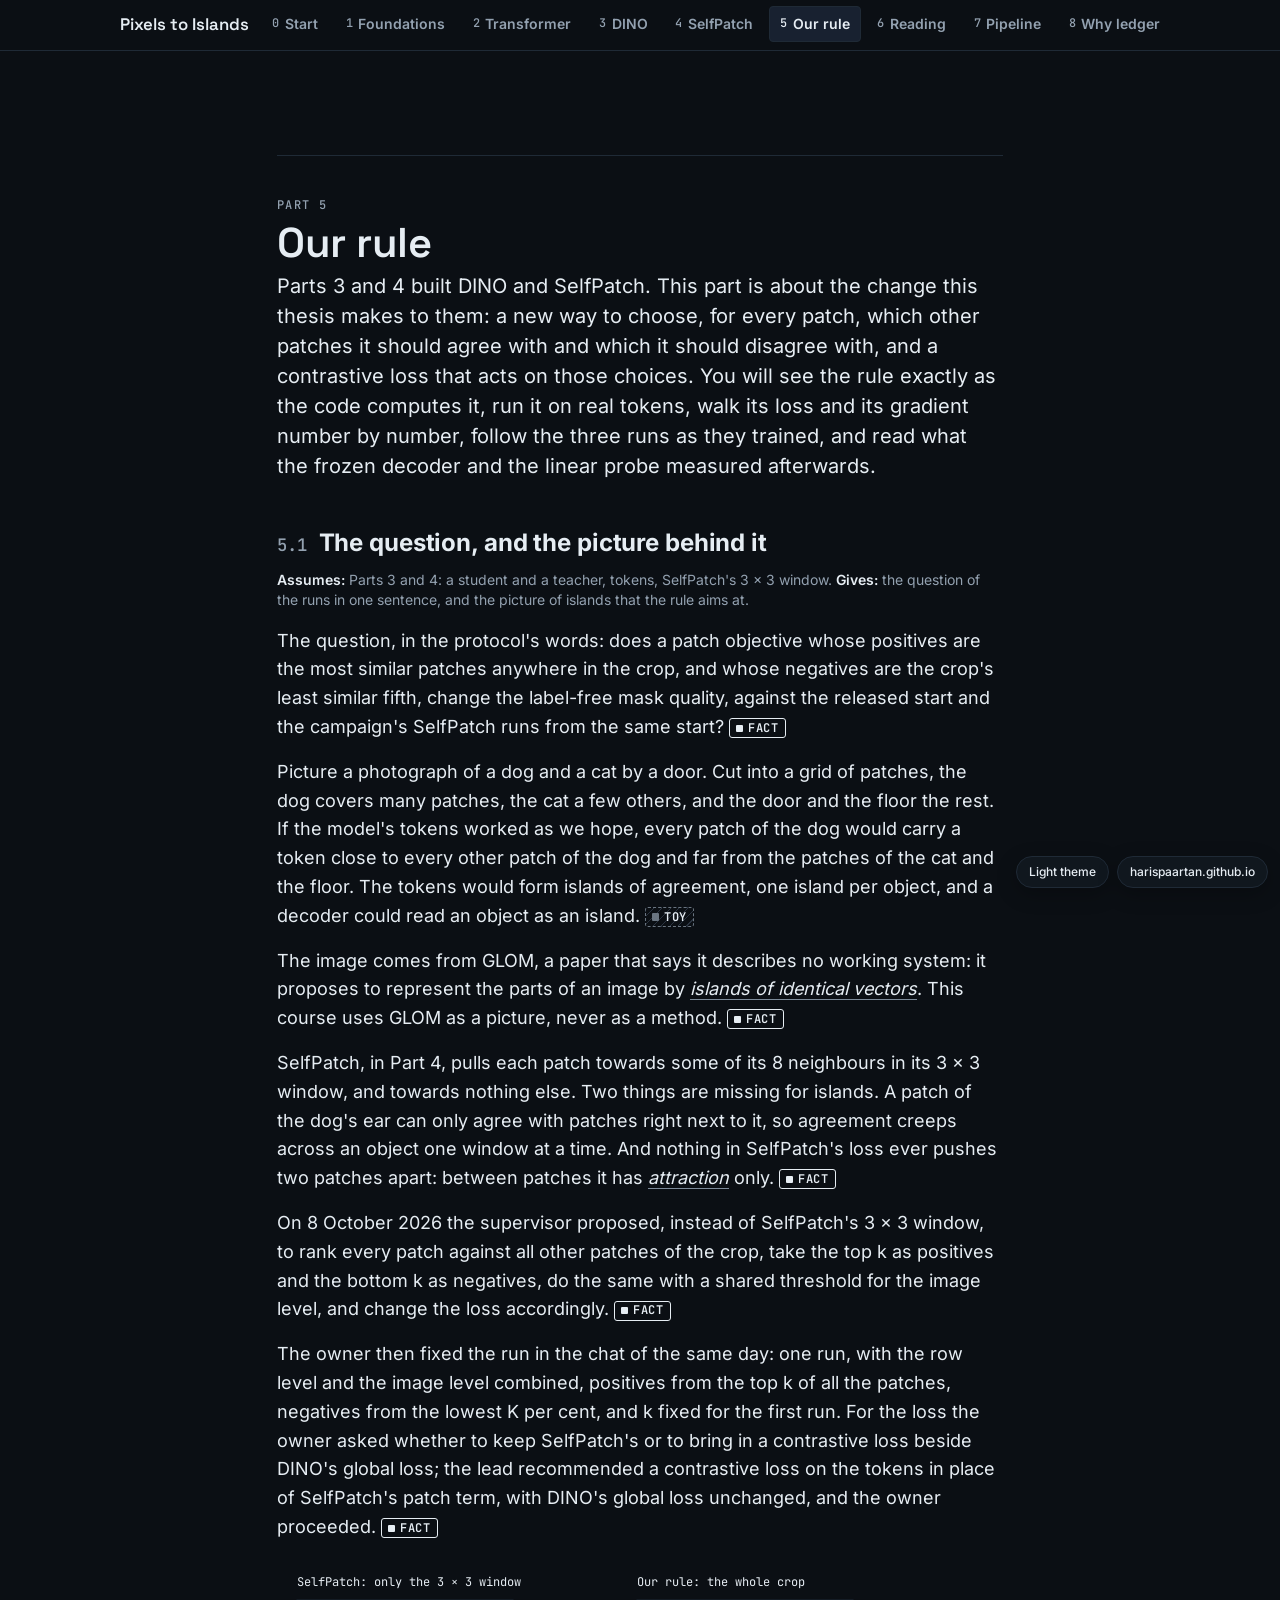
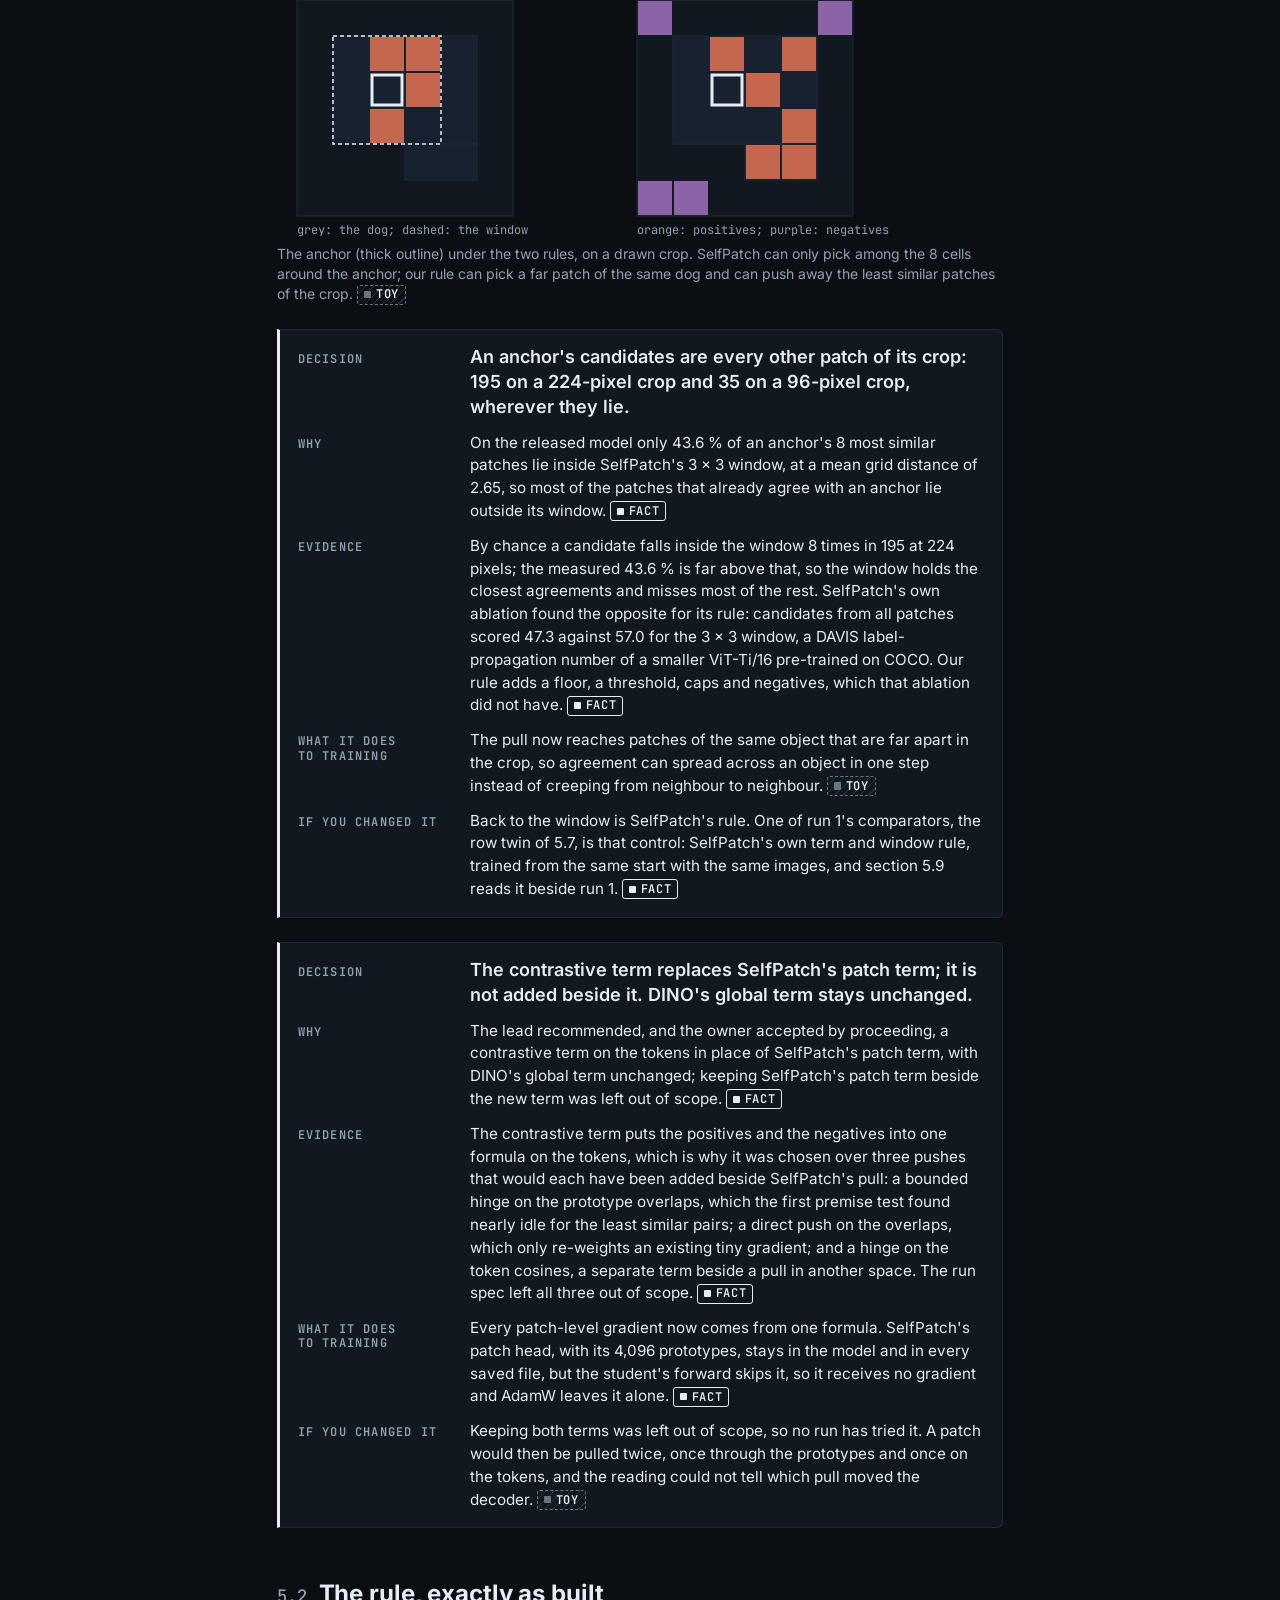
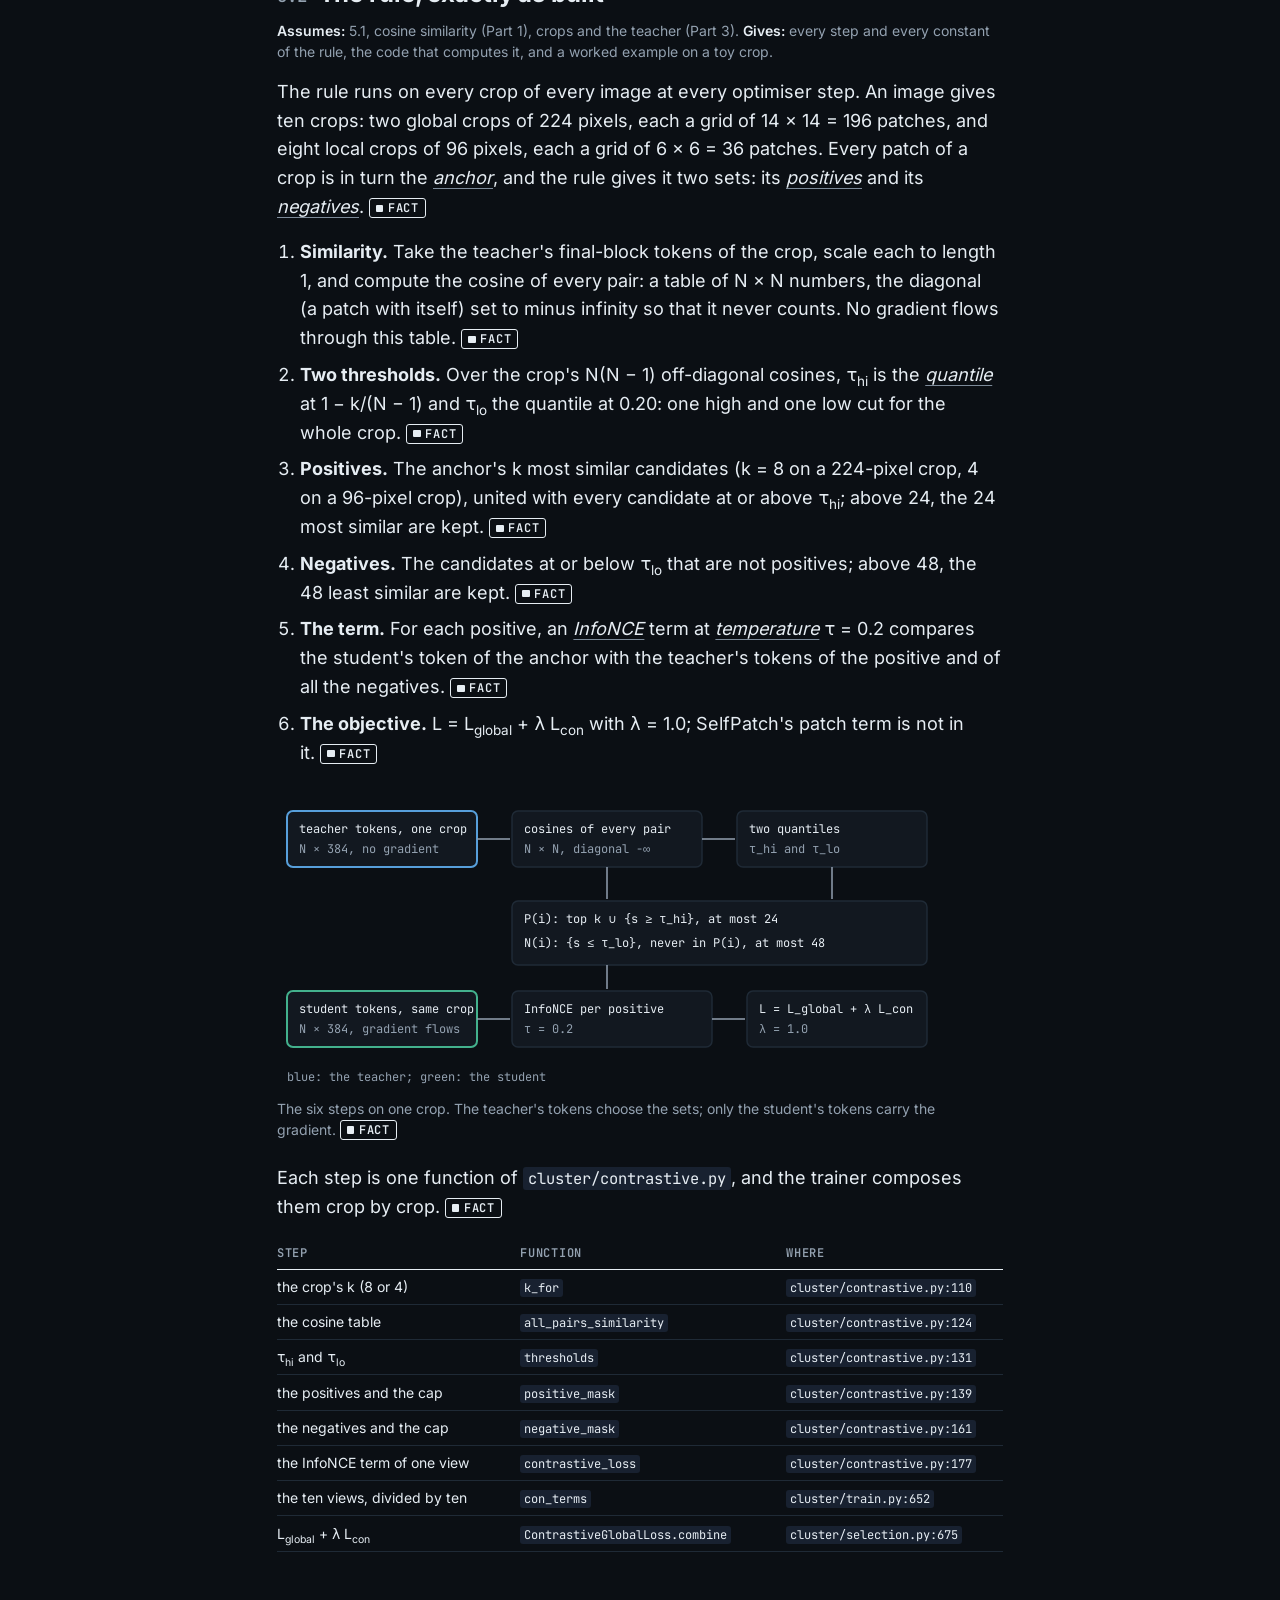
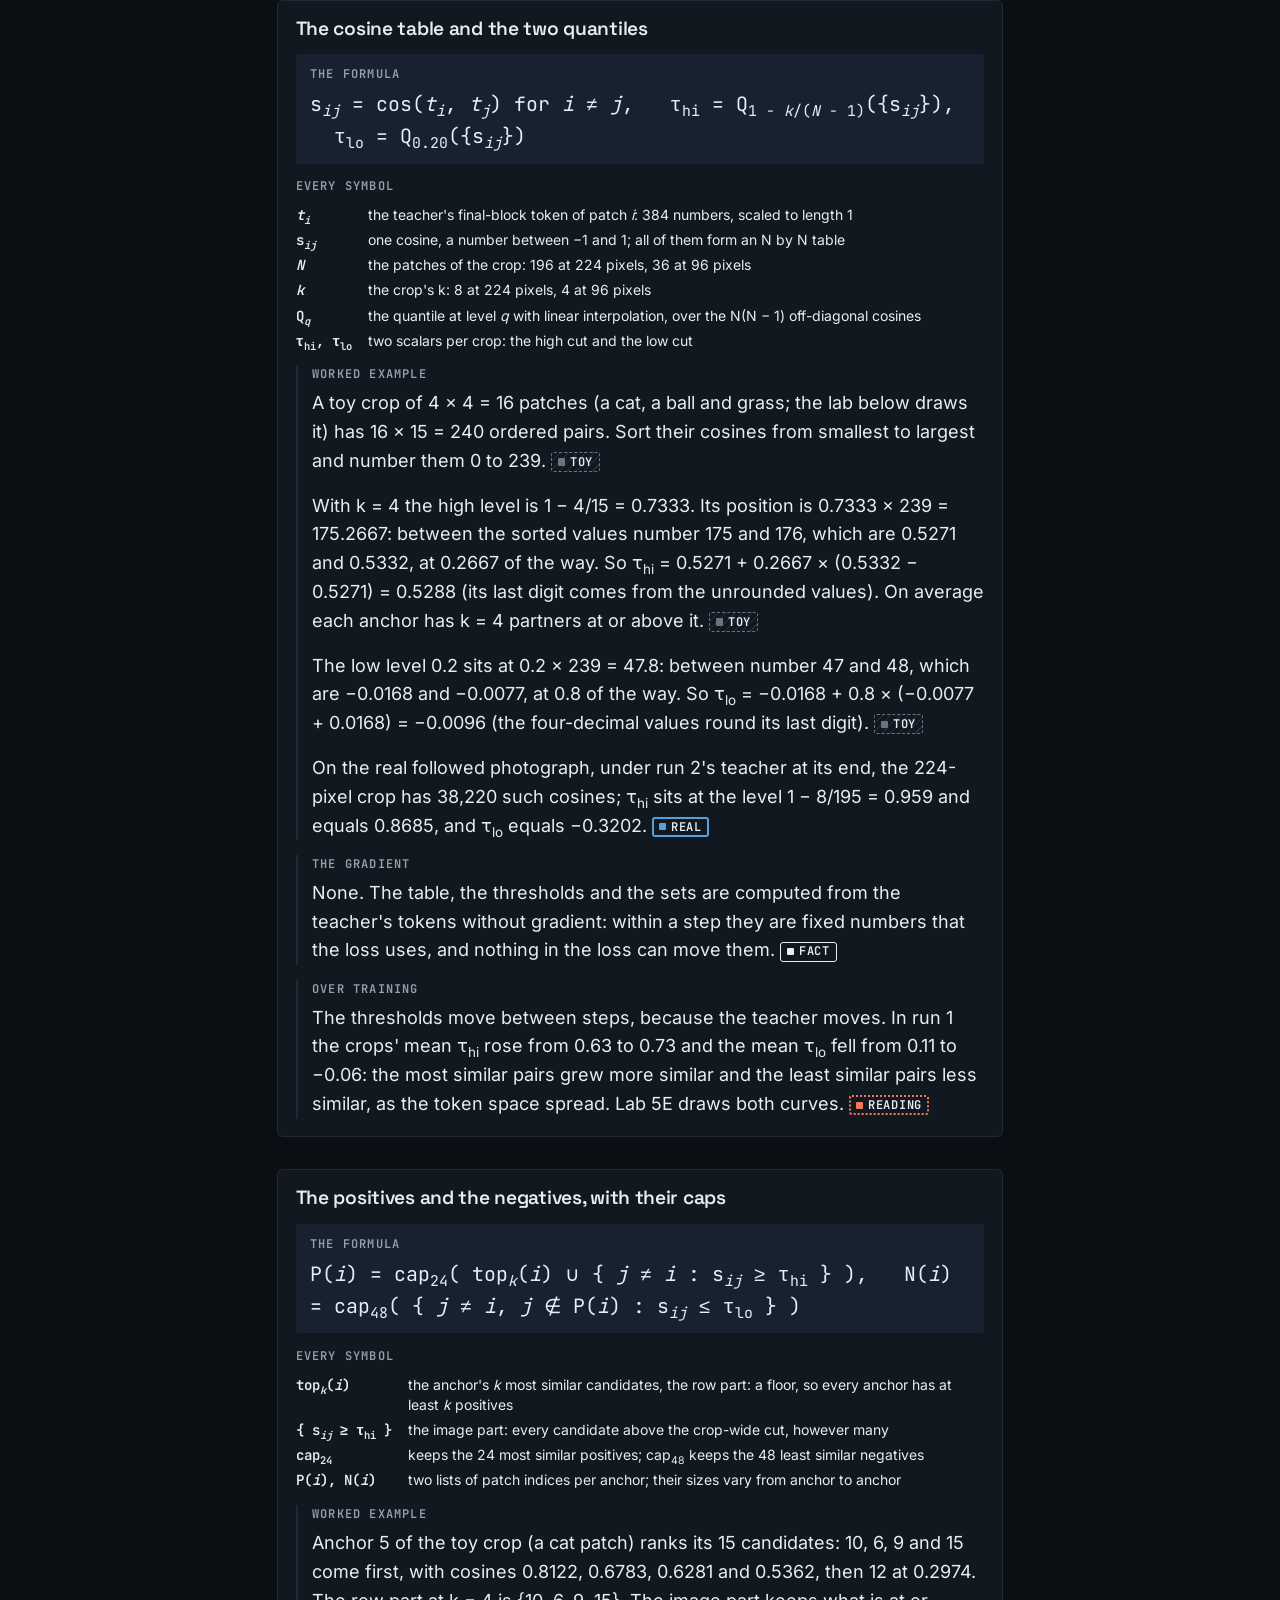
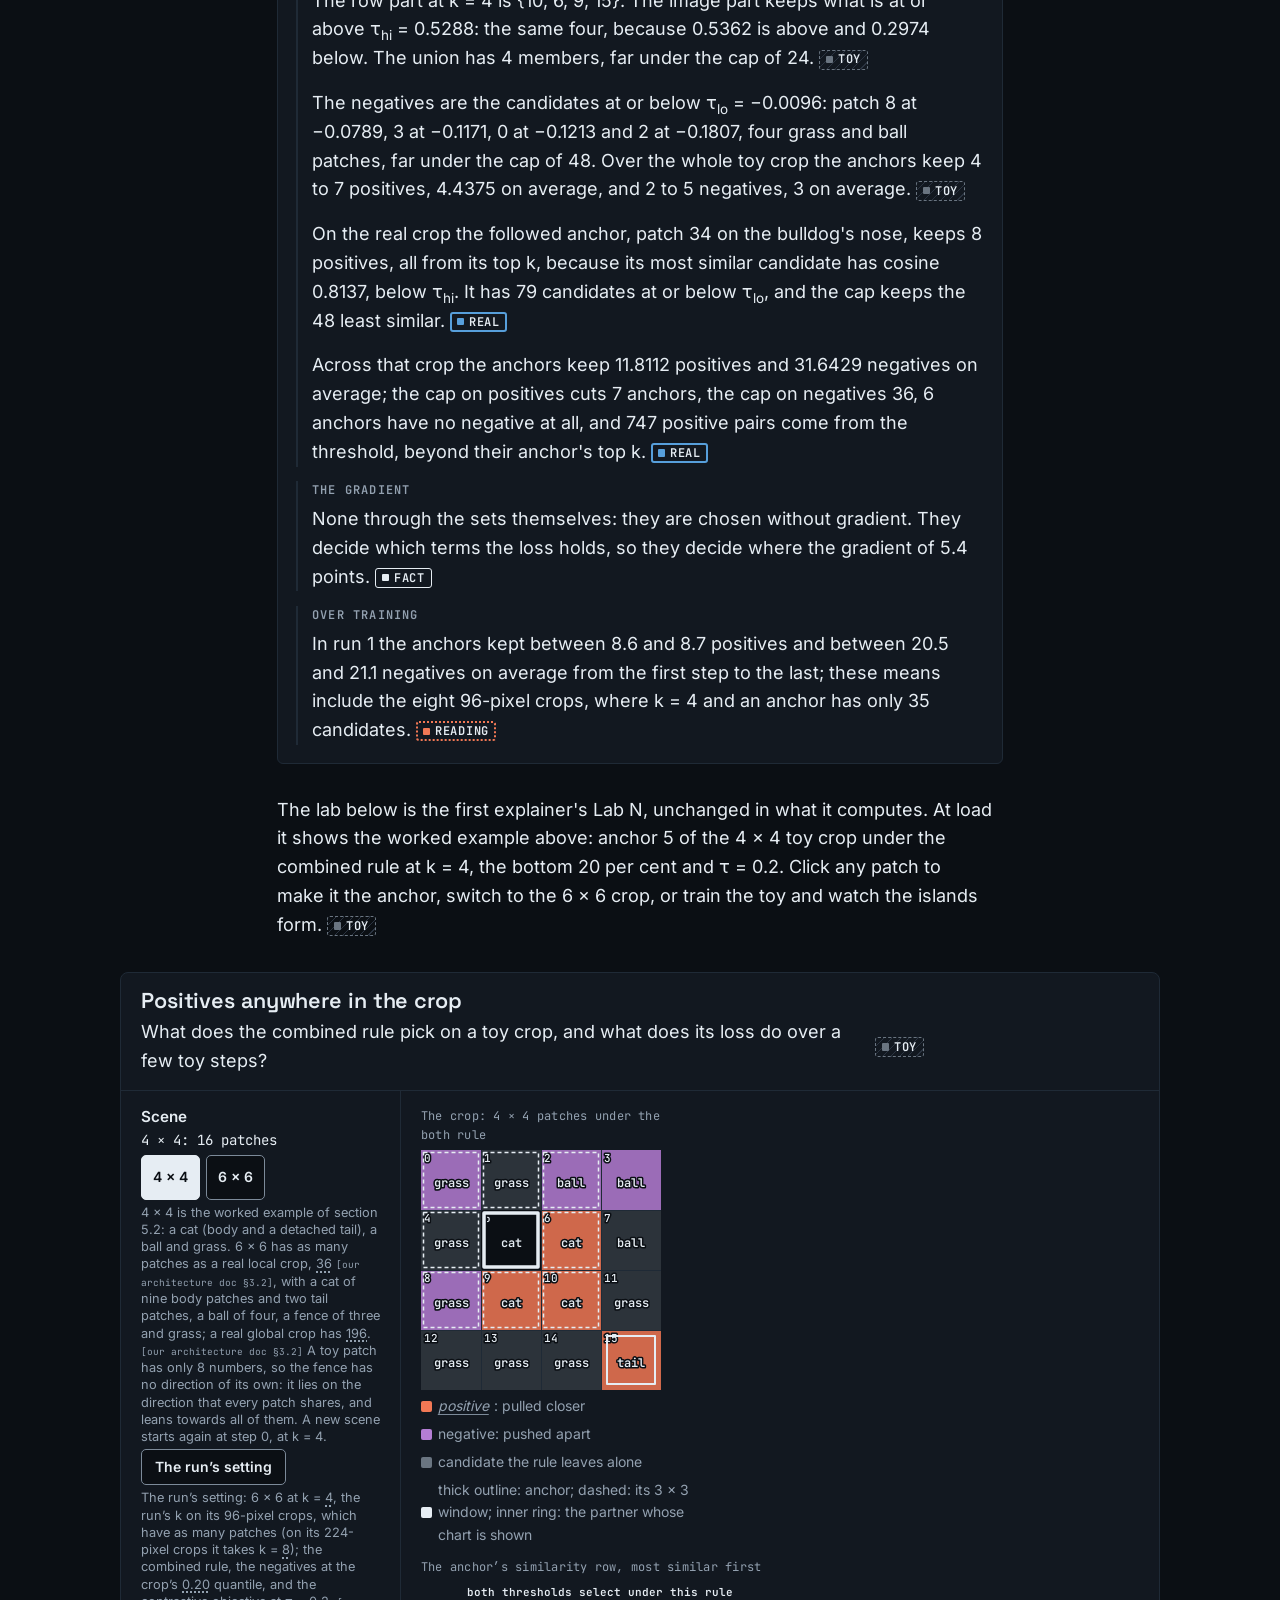
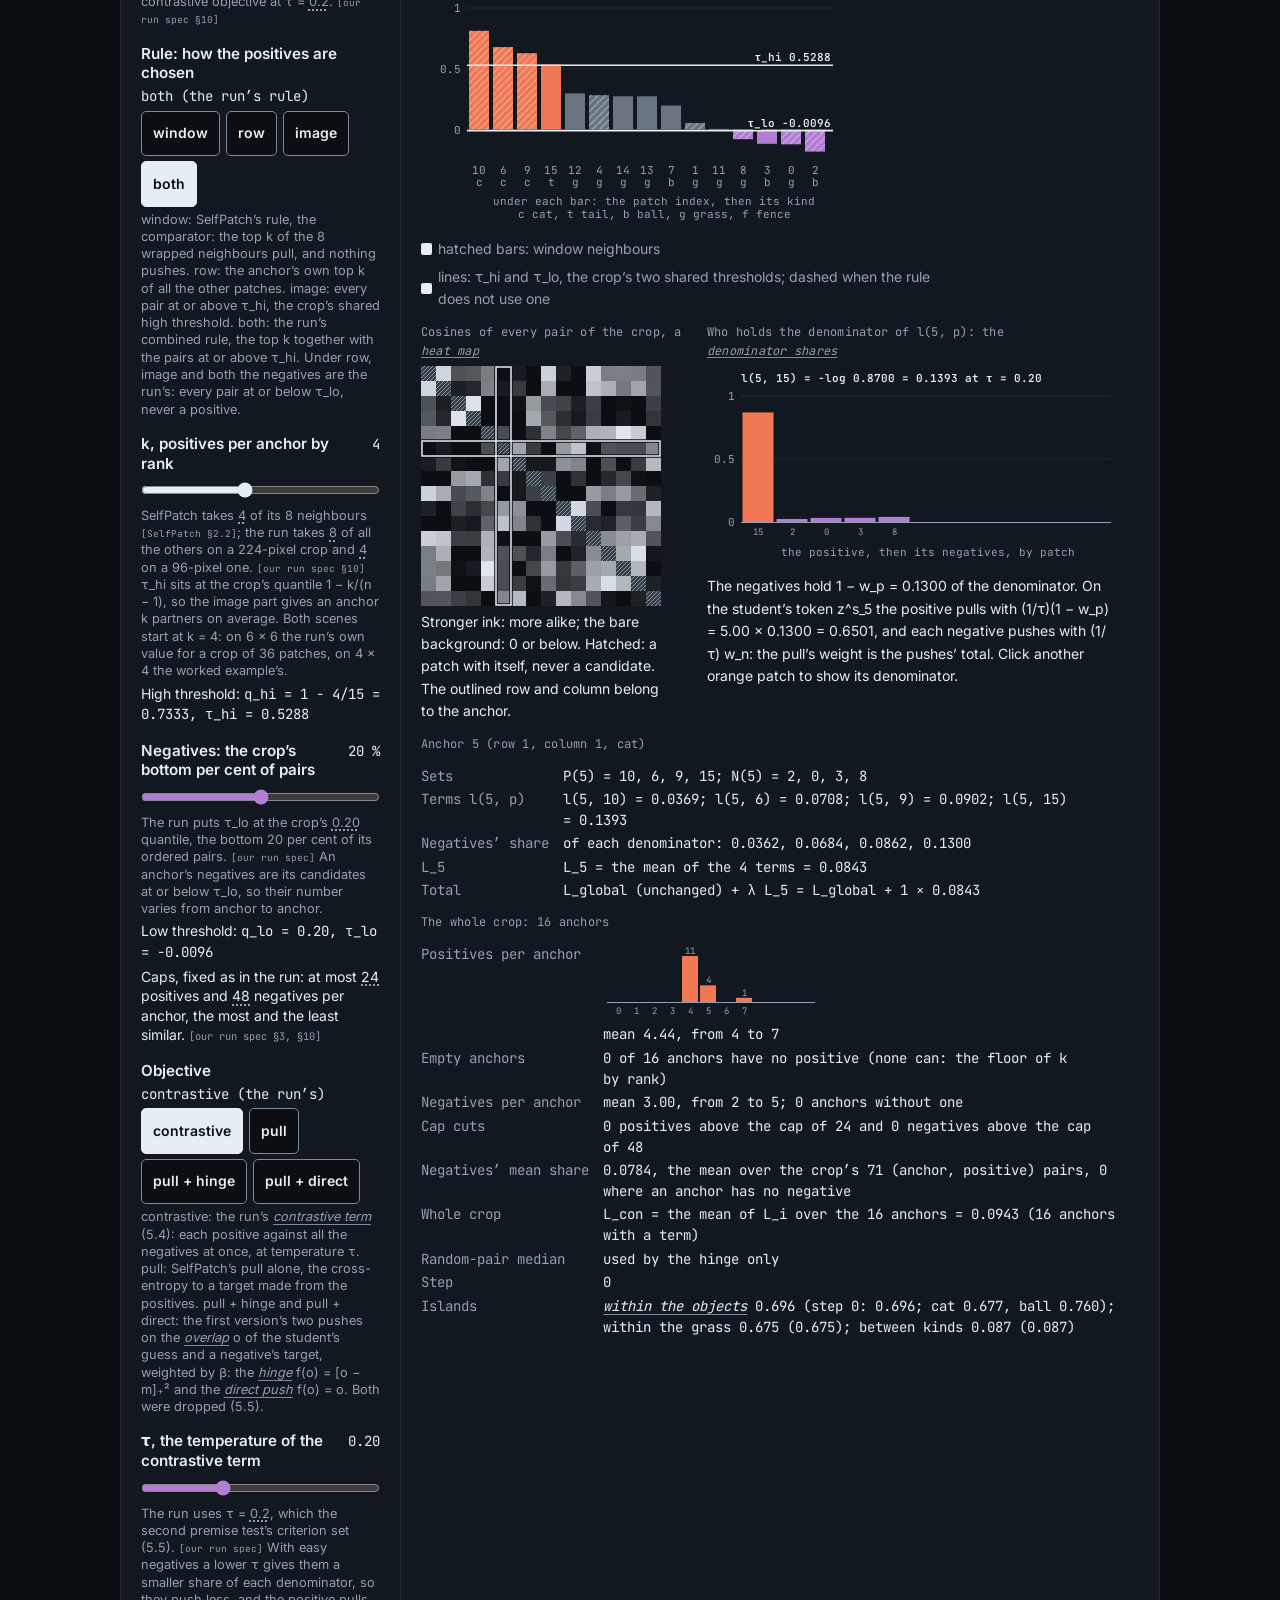
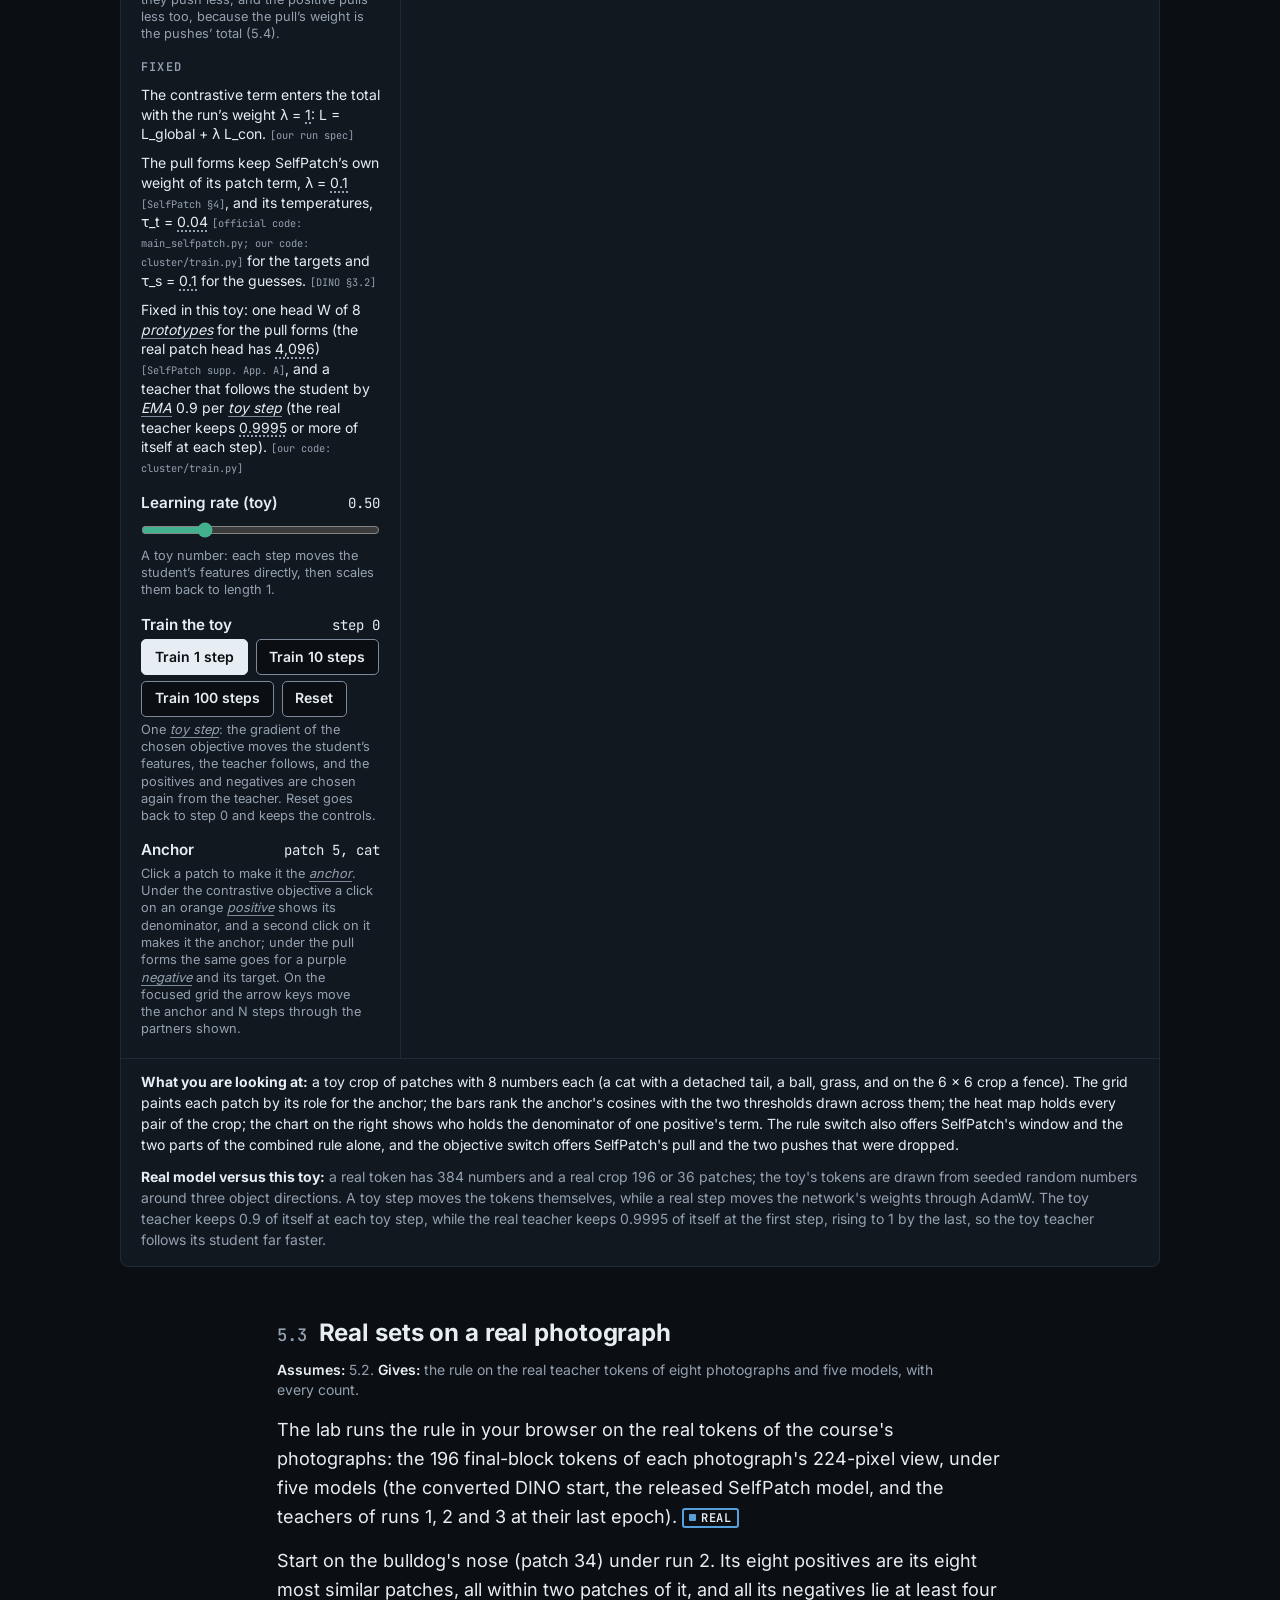
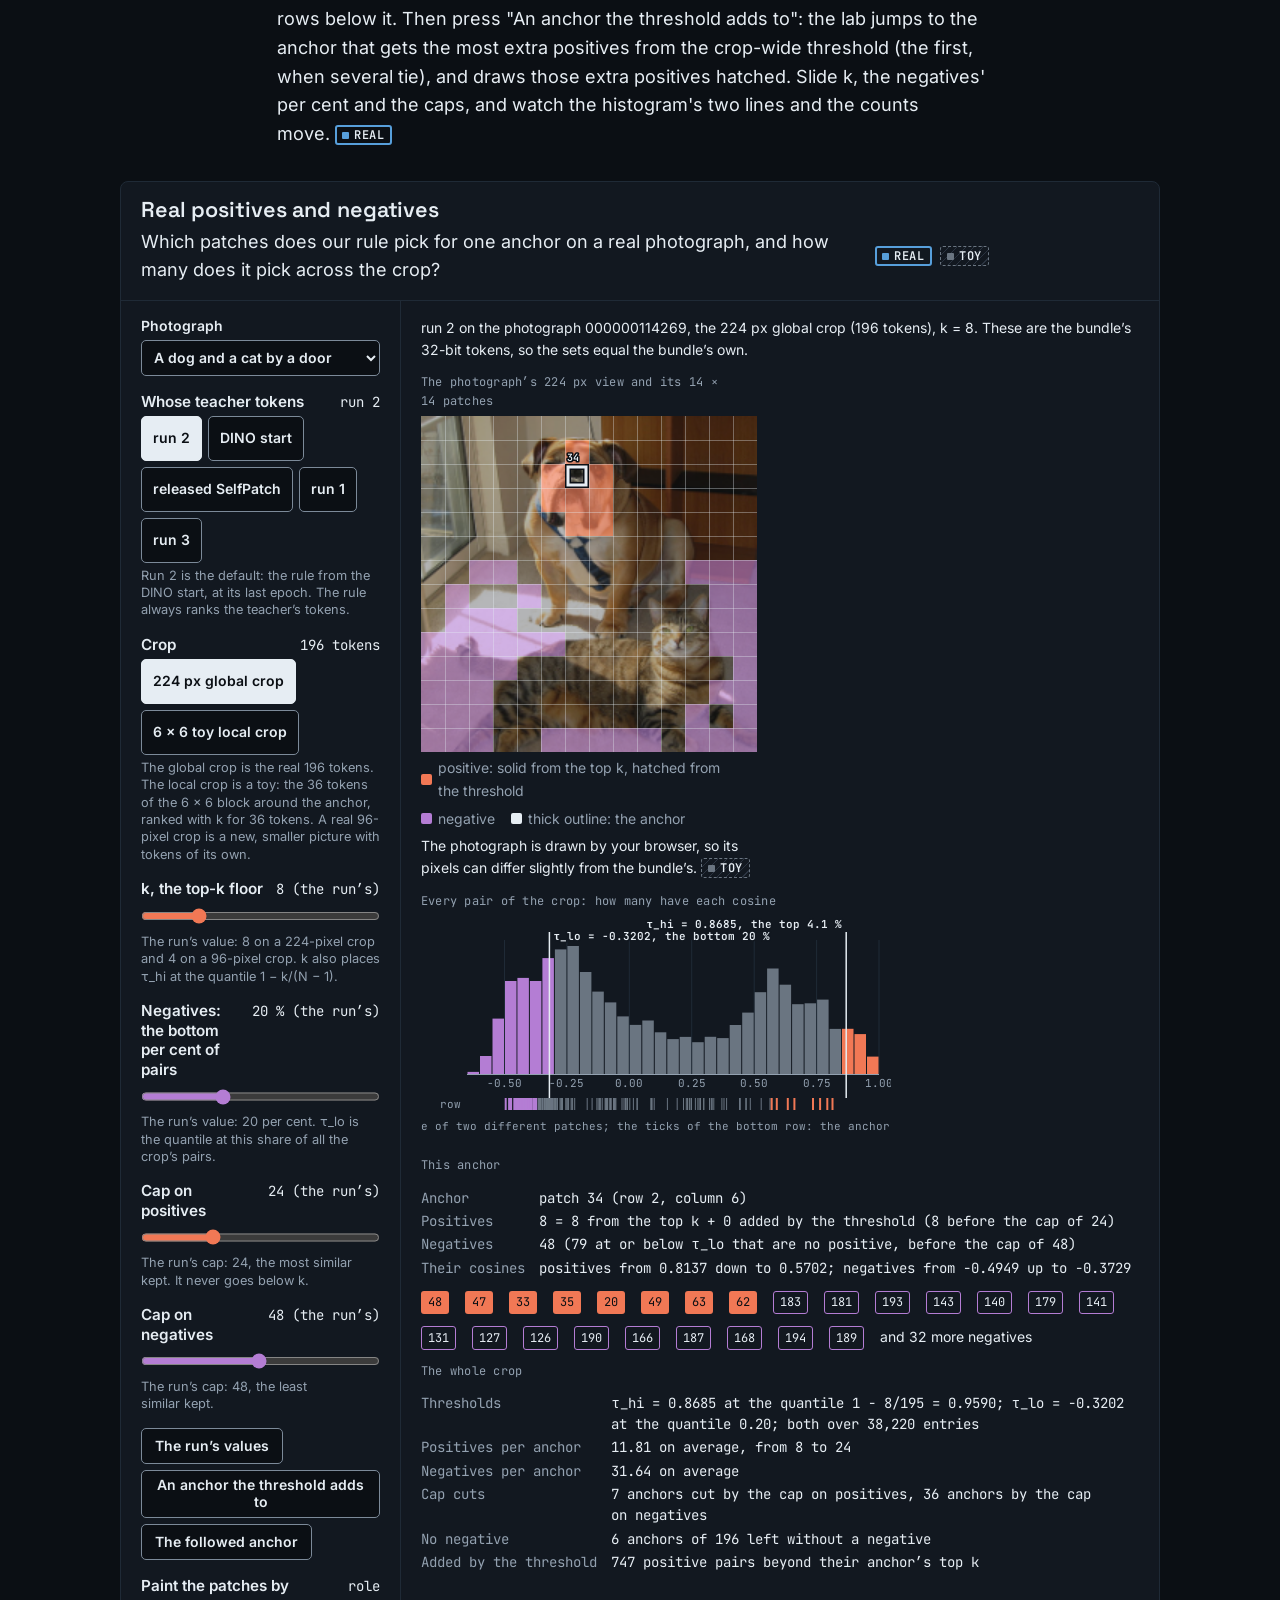
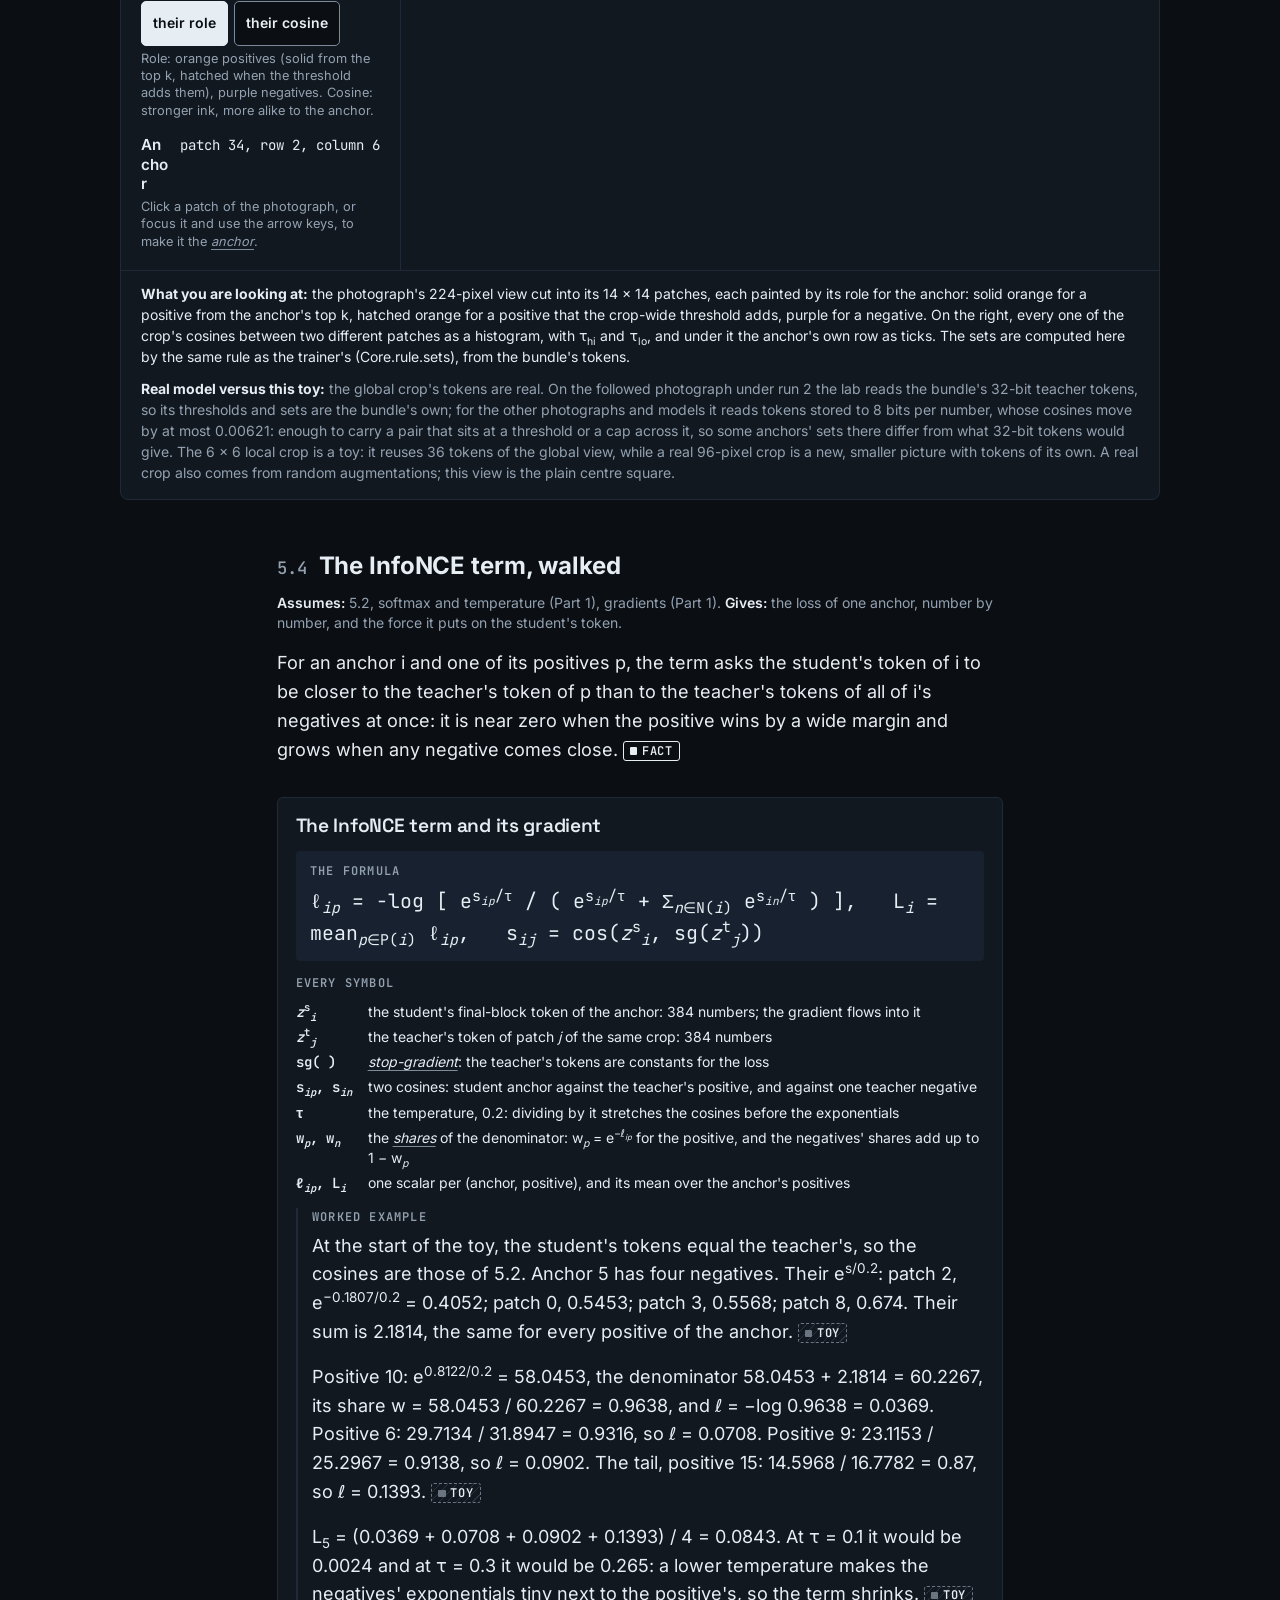
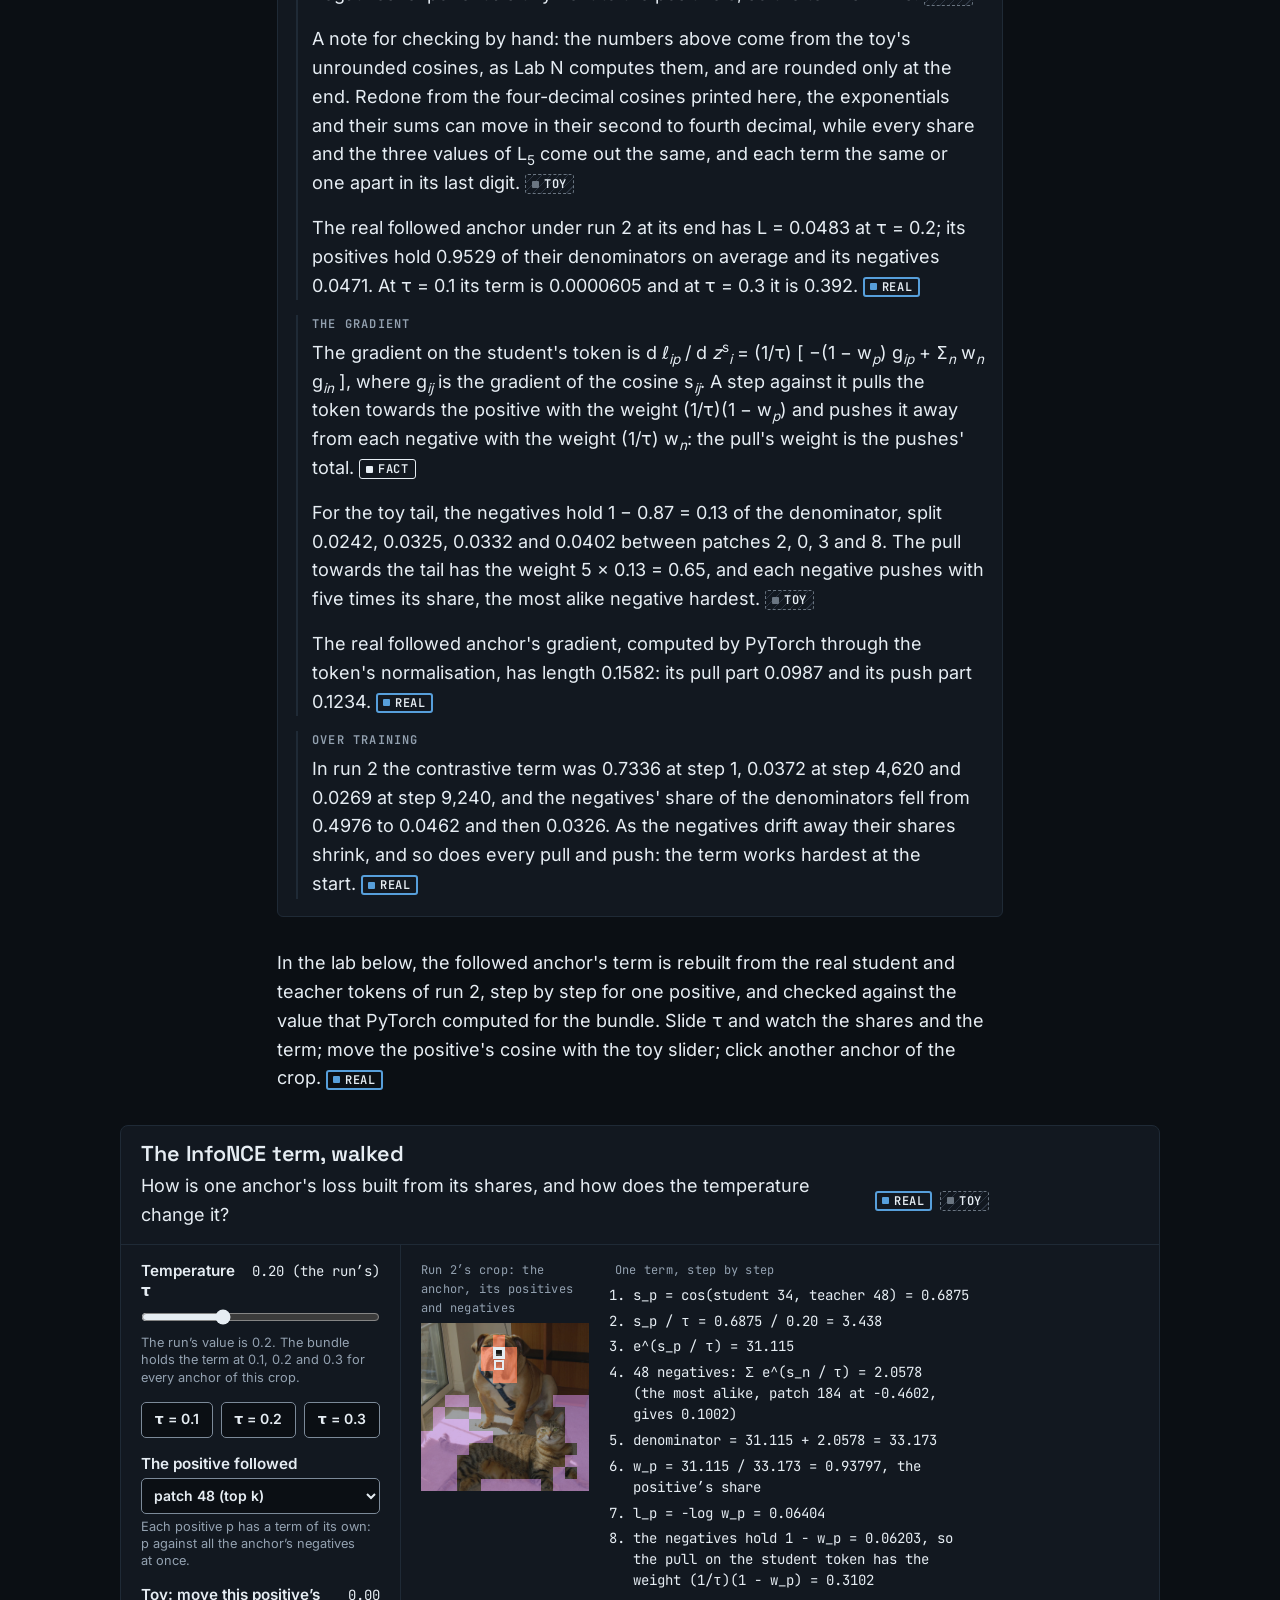
<file: p5-rule.html>
<!doctype html>
<html lang="en">
<head>
<meta charset="utf-8">
<meta name="viewport" content="width=device-width, initial-scale=1, viewport-fit=cover">
<title>Pixels to Islands</title>
<link rel="stylesheet" href="assets/fonts.css">
<link rel="stylesheet" href="assets/styles.css">
<link rel="stylesheet" href="assets/theme-portfolio.css">
<link rel="icon" href="assets/favicon.svg" type="image/svg+xml">
<script>try{if(localStorage.getItem('hh-theme')==='light')document.documentElement.setAttribute('data-theme','light')}catch(e){}</script>

<!-- Generated by docs/research/explainer_v2_2026-10-13/build/assemble.py from the parts under src/; edit those, not this file. -->
</head>
<body>
<nav class="topbar" id="topbar" aria-label="The pages of this course">
  <div class="topbar-inner">
    <a class="topbar-title" href="index.html">Pixels to Islands</a>
    <ul class="topbar-parts">
      <li><a class="topbar-part" href="index.html" aria-label="Start" title="Start"><span class="topbar-num" aria-hidden="true">0</span><span class="topbar-label" aria-hidden="true">Start</span></a></li>
      <li><a class="topbar-part" href="p1-foundations.html" aria-label="Part 1: Foundations" title="Part 1: Foundations"><span class="topbar-num" aria-hidden="true">1</span><span class="topbar-label" aria-hidden="true">Foundations</span></a></li>
      <li><a class="topbar-part" href="p2-vit.html" aria-label="Part 2: Transformer" title="Part 2: Transformer"><span class="topbar-num" aria-hidden="true">2</span><span class="topbar-label" aria-hidden="true">Transformer</span></a></li>
      <li><a class="topbar-part" href="p3-dino.html" aria-label="Part 3: DINO" title="Part 3: DINO"><span class="topbar-num" aria-hidden="true">3</span><span class="topbar-label" aria-hidden="true">DINO</span></a></li>
      <li><a class="topbar-part" href="p4-selfpatch.html" aria-label="Part 4: SelfPatch" title="Part 4: SelfPatch"><span class="topbar-num" aria-hidden="true">4</span><span class="topbar-label" aria-hidden="true">SelfPatch</span></a></li>
      <li><a class="topbar-part" href="p5-rule.html" aria-current="page" aria-label="Part 5: Our rule" title="Part 5: Our rule"><span class="topbar-num" aria-hidden="true">5</span><span class="topbar-label" aria-hidden="true">Our rule</span></a></li>
      <li><a class="topbar-part" href="p6-reading.html" aria-label="Part 6: Reading" title="Part 6: Reading"><span class="topbar-num" aria-hidden="true">6</span><span class="topbar-label" aria-hidden="true">Reading</span></a></li>
      <li><a class="topbar-part" href="p7-pipeline.html" aria-label="Part 7: Pipeline" title="Part 7: Pipeline"><span class="topbar-num" aria-hidden="true">7</span><span class="topbar-label" aria-hidden="true">Pipeline</span></a></li>
      <li><a class="topbar-part" href="p8-ledger.html" aria-label="Part 8: Why ledger" title="Part 8: Why ledger"><span class="topbar-num" aria-hidden="true">8</span><span class="topbar-label" aria-hidden="true">Why ledger</span></a></li>
    </ul>
  </div>
  <div class="progress" aria-hidden="true"><span class="progress-bar"></span></div>
</nav>
<main class="page p5" id="top" data-page="p5-rule" data-bundle-images>
<!-- Part 5 of "Pixels to Islands": Our rule (Task 9). The copy, the equation walks, the why cards and the lab sections
     of the page p5-rule.html; the labs live in src/labs_p5.js and the glossary in src/glossary_p5.html. Every number
     of three or more digits comes from facts/course_facts.json, facts/bundle_facts.json or src/labs_defaults.json. -->
<style>
.p5 .p5-fig svg { width: 100%; height: auto; max-width: 660px; display: block; }
.p5 .p5-fig text { font-family: var(--font-mono); font-size: 12px; fill: var(--ink); }
.p5 .p5-fig .p5-muted { fill: var(--muted); }
.p5 .p5-fig .p5-box { fill: var(--surface); stroke: var(--line); stroke-width: 1.5; }
.p5 .p5-fig .p5-teacher { fill: var(--surface); stroke: var(--teacher); stroke-width: 2; }
.p5 .p5-fig .p5-student { fill: var(--surface); stroke: var(--student); stroke-width: 2; }
.p5 .p5-fig .p5-arrow { stroke: var(--muted); stroke-width: 1.5; fill: none; }
.p5 .p5-fig .p5-cell { fill: var(--surface); stroke: var(--line); stroke-width: 1; }
.p5 .p5-fig .p5-object { fill: var(--sunken); stroke: var(--line); stroke-width: 1; }
.p5 .p5-fig .p5-pos { fill: var(--positive); fill-opacity: 0.8; }
.p5 .p5-fig .p5-neg { fill: var(--negative); fill-opacity: 0.75; }
.p5 .p5-fig .p5-anchor { fill: none; stroke: var(--ink); stroke-width: 3; }
.p5 .p5-fig .p5-window { fill: none; stroke: var(--ink); stroke-width: 1.5; stroke-dasharray: 4 3; }
.p5 .p5-steps > li { margin-block: 0 0.5rem; }
.p5 .p5-arith { font-family: var(--font-mono); font-variant-numeric: tabular-nums; }
</style>

<section class="part" id="part-5">
  <header class="part-head">
    <p class="part-kicker">Part 5</p>
    <h1 class="part-title">Our rule</h1>
    <p class="part-intro">Parts 3 and 4 built DINO and SelfPatch. This part is about the change this thesis makes to them: a new way to choose, for every patch, which other patches it should agree with and which it should disagree with, and a contrastive loss that acts on those choices. You will see the rule exactly as the code computes it, run it on real tokens, walk its loss and its gradient number by number, follow the three runs as they trained, and read what the frozen decoder and the linear probe measured afterwards.</p>
  </header>

  <!-- ======================================================================= 5.1 -->
  <section class="sec" id="s5-1">
    <h2 class="sec-title" id="s5-1-title"><span class="sec-num">5.1</span> The question, and the picture behind it</h2>
    <p class="sec-meta"><strong>Assumes:</strong> Parts 3 and 4: a student and a teacher, tokens, SelfPatch's 3 × 3 window. <strong>Gives:</strong> the question of the runs in one sentence, and the picture of islands that the rule aims at.</p>

    <p>The question, in the protocol's words: does a patch objective whose positives are the most similar patches anywhere in the crop, and whose negatives are the crop's least similar fifth, change the label-free mask quality, against the released start and the campaign's SelfPatch runs from the same start? <span class="mark mark-fact" data-source="[protocol 2026-10-08 §2]">Fact</span></p>

    <p>Picture a photograph of a dog and a cat by a door. Cut into a grid of patches, the dog covers many patches, the cat a few others, and the door and the floor the rest. If the model's tokens worked as we hope, every patch of the dog would carry a token close to every other patch of the dog and far from the patches of the cat and the floor. The tokens would form islands of agreement, one island per object, and a decoder could read an object as an island. <span class="mark mark-toy">Toy</span></p>

    <p>The image comes from GLOM, a paper that says it describes no working system: it proposes to represent the parts of an image by <dfn data-term="island of agreement">islands of identical vectors</dfn>. This course uses GLOM as a picture, never as a method. <span class="mark mark-fact" data-source="[GLOM abstract]">Fact</span></p>

    <p>SelfPatch, in Part 4, pulls each patch towards some of its 8 neighbours in its 3 × 3 window, and towards nothing else. Two things are missing for islands. A patch of the dog's ear can only agree with patches right next to it, so agreement creeps across an object one window at a time. And nothing in SelfPatch's loss ever pushes two patches apart: between patches it has <dfn data-term="attraction">attraction</dfn> only. <span class="mark mark-fact" data-source="[our report, short answer, §2.5; our architecture proposal §2.3]">Fact</span></p>

    <p>On 8 October 2026 the supervisor proposed, instead of SelfPatch's 3 × 3 window, to rank every patch against all other patches of the crop, take the top k as positives and the bottom k as negatives, do the same with a shared threshold for the image level, and change the loss accordingly. <span class="mark mark-fact" data-source="[our non-local spec]">Fact</span></p>

    <p>The owner then fixed the run in the chat of the same day: one run, with the row level and the image level combined, positives from the top k of all the patches, negatives from the lowest K per cent, and k fixed for the first run. For the loss the owner asked whether to keep SelfPatch's or to bring in a contrastive loss beside DINO's global loss; the lead recommended a contrastive loss on the tokens in place of SelfPatch's patch term, with DINO's global loss unchanged, and the owner proceeded. <span class="mark mark-fact" data-source="[our design addendum; our run spec §1]">Fact</span></p>

    <figure class="p5-fig" id="fig-5-1">
      <svg viewBox="0 0 660 270" role="img" aria-labelledby="fig-5-1-title">
        <title id="fig-5-1-title">Two crops of 6 by 6 patches with a dog's patches shaded. Left, SelfPatch: the anchor's 3 by 3 window, 4 of its 8 neighbours orange. Right, our rule: the anchor's positives anywhere on the dog, its negatives on the far background, purple.</title>
        <text x="20" y="20">SelfPatch: only the 3 × 3 window</text>
        <text x="360" y="20">Our rule: the whole crop</text>
        <g transform="translate(20,34)">
          <rect class="p5-cell" x="0" y="0" width="216" height="216"/>
          <rect class="p5-object" x="36" y="36" width="144" height="108"/>
          <rect class="p5-object" x="108" y="144" width="72" height="36"/>
          <rect class="p5-pos" x="73" y="37" width="34" height="34"/>
          <rect class="p5-pos" x="109" y="37" width="34" height="34"/>
          <rect class="p5-pos" x="109" y="73" width="34" height="34"/>
          <rect class="p5-pos" x="73" y="109" width="34" height="34"/>
          <rect class="p5-window" x="36" y="36" width="108" height="108"/>
          <rect class="p5-anchor" x="75" y="75" width="30" height="30"/>
          <text x="0" y="234" class="p5-muted">grey: the dog; dashed: the window</text>
        </g>
        <g transform="translate(360,34)">
          <rect class="p5-cell" x="0" y="0" width="216" height="216"/>
          <rect class="p5-object" x="36" y="36" width="144" height="108"/>
          <rect class="p5-object" x="108" y="144" width="72" height="36"/>
          <rect class="p5-pos" x="73" y="37" width="34" height="34"/>
          <rect class="p5-pos" x="109" y="73" width="34" height="34"/>
          <rect class="p5-pos" x="145" y="37" width="34" height="34"/>
          <rect class="p5-pos" x="145" y="109" width="34" height="34"/>
          <rect class="p5-pos" x="109" y="145" width="34" height="34"/>
          <rect class="p5-pos" x="145" y="145" width="34" height="34"/>
          <rect class="p5-neg" x="1" y="181" width="34" height="34"/>
          <rect class="p5-neg" x="37" y="181" width="34" height="34"/>
          <rect class="p5-neg" x="181" y="1" width="34" height="34"/>
          <rect class="p5-neg" x="1" y="1" width="34" height="34"/>
          <rect class="p5-anchor" x="75" y="75" width="30" height="30"/>
          <text x="0" y="234" class="p5-muted">orange: positives; purple: negatives</text>
        </g>
      </svg>
      <figcaption>The anchor (thick outline) under the two rules, on a drawn crop. SelfPatch can only pick among the 8 cells around the anchor; our rule can pick a far patch of the same dog and can push away the least similar patches of the crop. <span class="mark mark-toy">Toy</span></figcaption>
    </figure>

    <aside class="why" data-why="rule-anywhere" id="why-rule-anywhere">
      <h4>Decision</h4><p class="why-decision">An anchor's candidates are every other patch of its crop: 195 on a 224-pixel crop and 35 on a 96-pixel crop, wherever they lie.</p>
      <h4>Why</h4><p class="why-why">On the released model only 43.6 % of an anchor's 8 most similar patches lie inside SelfPatch's 3 × 3 window, at a mean grid distance of 2.65, so most of the patches that already agree with an anchor lie outside its window. <span class="mark mark-fact" data-source="[second premise test]">Fact</span></p>
      <h4>Evidence</h4><p class="why-evidence">By chance a candidate falls inside the window 8 times in 195 at 224 pixels; the measured 43.6 % is far above that, so the window holds the closest agreements and misses most of the rest. SelfPatch's own ablation found the opposite for its rule: candidates from all patches scored 47.3 against 57.0 for the 3 × 3 window, a DAVIS label-propagation number of a smaller ViT-Ti/16 pre-trained on COCO. Our rule adds a floor, a threshold, caps and negatives, which that ablation did not have. <span class="mark mark-fact" data-source="[our premise test; SelfPatch Tab. 4]">Fact</span></p>
      <h4>What it does to training</h4><p class="why-training">The pull now reaches patches of the same object that are far apart in the crop, so agreement can spread across an object in one step instead of creeping from neighbour to neighbour. <span class="mark mark-toy">Toy</span></p>
      <h4>If you changed it</h4><p class="why-change">Back to the window is SelfPatch's rule. One of run 1's comparators, the row twin of 5.7, is that control: SelfPatch's own term and window rule, trained from the same start with the same images, and section 5.9 reads it beside run 1. <span class="mark mark-fact" data-source="[protocol 2026-10-08 §2]">Fact</span></p>
    </aside>

    <aside class="why" data-why="rule-replace-patch-term" id="why-rule-replace-patch-term">
      <h4>Decision</h4><p class="why-decision">The contrastive term replaces SelfPatch's patch term; it is not added beside it. DINO's global term stays unchanged.</p>
      <h4>Why</h4><p class="why-why">The lead recommended, and the owner accepted by proceeding, a contrastive term on the tokens in place of SelfPatch's patch term, with DINO's global term unchanged; keeping SelfPatch's patch term beside the new term was left out of scope. <span class="mark mark-fact" data-source="[our design addendum; our run spec]">Fact</span></p>
      <h4>Evidence</h4><p class="why-evidence">The contrastive term puts the positives and the negatives into one formula on the tokens, which is why it was chosen over three pushes that would each have been added beside SelfPatch's pull: a bounded hinge on the prototype overlaps, which the first premise test found nearly idle for the least similar pairs; a direct push on the overlaps, which only re-weights an existing tiny gradient; and a hinge on the token cosines, a separate term beside a pull in another space. The run spec left all three out of scope. <span class="mark mark-fact" data-source="[our design addendum §5; our run spec §9]">Fact</span></p>
      <h4>What it does to training</h4><p class="why-training">Every patch-level gradient now comes from one formula. SelfPatch's patch head, with its 4,096 prototypes, stays in the model and in every saved file, but the student's forward skips it, so it receives no gradient and AdamW leaves it alone. <span class="mark mark-fact" data-source="[protocol 2026-10-08 §3.2]">Fact</span></p>
      <h4>If you changed it</h4><p class="why-change">Keeping both terms was left out of scope, so no run has tried it. A patch would then be pulled twice, once through the prototypes and once on the tokens, and the reading could not tell which pull moved the decoder. <span class="mark mark-toy">Toy</span></p>
    </aside>
  </section>

  <!-- ======================================================================= 5.2 -->
  <section class="sec" id="s5-2">
    <h2 class="sec-title" id="s5-2-title"><span class="sec-num">5.2</span> The rule, exactly as built</h2>
    <p class="sec-meta"><strong>Assumes:</strong> 5.1, cosine similarity (Part 1), crops and the teacher (Part 3). <strong>Gives:</strong> every step and every constant of the rule, the code that computes it, and a worked example on a toy crop.</p>

    <p>The rule runs on every crop of every image at every optimiser step. An image gives ten crops: two global crops of 224 pixels, each a grid of 14 × 14 = 196 patches, and eight local crops of 96 pixels, each a grid of 6 × 6 = 36 patches. Every patch of a crop is in turn the <dfn data-term="anchor">anchor</dfn>, and the rule gives it two sets: its <dfn data-term="positive">positives</dfn> and its <dfn data-term="negative">negatives</dfn>. <span class="mark mark-fact" data-source="[protocol 2026-10-08 §3.1]">Fact</span></p>

    <ol class="p5-steps">
      <li><strong>Similarity.</strong> Take the teacher's final-block tokens of the crop, scale each to length 1, and compute the cosine of every pair: a table of N × N numbers, the diagonal (a patch with itself) set to minus infinity so that it never counts. No gradient flows through this table. <span class="mark mark-fact" data-source="[protocol 2026-10-08 §3.2]">Fact</span></li>
      <li><strong>Two thresholds.</strong> Over the crop's N(N − 1) off-diagonal cosines, τ<sub>hi</sub> is the <dfn data-term="quantile">quantile</dfn> at 1 − k/(N − 1) and τ<sub>lo</sub> the quantile at 0.20: one high and one low cut for the whole crop. <span class="mark mark-fact" data-source="[protocol 2026-10-08 §3.2]">Fact</span></li>
      <li><strong>Positives.</strong> The anchor's k most similar candidates (k = 8 on a 224-pixel crop, 4 on a 96-pixel crop), united with every candidate at or above τ<sub>hi</sub>; above 24, the 24 most similar are kept. <span class="mark mark-fact" data-source="[protocol 2026-10-08 §3.2]">Fact</span></li>
      <li><strong>Negatives.</strong> The candidates at or below τ<sub>lo</sub> that are not positives; above 48, the 48 least similar are kept. <span class="mark mark-fact" data-source="[protocol 2026-10-08 §3.2]">Fact</span></li>
      <li><strong>The term.</strong> For each positive, an <dfn data-term="infonce">InfoNCE</dfn> term at <dfn data-term="temperature">temperature</dfn> τ = 0.2 compares the student's token of the anchor with the teacher's tokens of the positive and of all the negatives. <span class="mark mark-fact" data-source="[protocol 2026-10-08 §3.2]">Fact</span></li>
      <li><strong>The objective.</strong> L = L<sub>global</sub> + λ L<sub>con</sub> with λ = 1.0; SelfPatch's patch term is not in it. <span class="mark mark-fact" data-source="[protocol 2026-10-08 §3.2]">Fact</span></li>
    </ol>

    <figure class="p5-fig" id="fig-5-2">
      <svg viewBox="0 0 660 300" role="img" aria-labelledby="fig-5-2-title">
        <title id="fig-5-2-title">The rule as a flow: the teacher's tokens of one crop give a table of cosines, the table gives two thresholds, the thresholds and the ranks give each anchor's positives and negatives, and the student's tokens meet the teacher's in the InfoNCE term, which joins the global term in the loss.</title>
        <rect class="p5-teacher" x="10" y="20" width="190" height="56" rx="6"/>
        <text x="22" y="42">teacher tokens, one crop</text>
        <text x="22" y="62" class="p5-muted">N × 384, no gradient</text>
        <rect class="p5-box" x="235" y="20" width="190" height="56" rx="6"/>
        <text x="247" y="42">cosines of every pair</text>
        <text x="247" y="62" class="p5-muted">N × N, diagonal −∞</text>
        <rect class="p5-box" x="460" y="20" width="190" height="56" rx="6"/>
        <text x="472" y="42">two quantiles</text>
        <text x="472" y="62" class="p5-muted">τ_hi and τ_lo</text>
        <rect class="p5-box" x="235" y="110" width="415" height="64" rx="6"/>
        <text x="247" y="132">P(i): top k ∪ {s ≥ τ_hi}, at most 24</text>
        <text x="247" y="156">N(i): {s ≤ τ_lo}, never in P(i), at most 48</text>
        <rect class="p5-student" x="10" y="200" width="190" height="56" rx="6"/>
        <text x="22" y="222">student tokens, same crop</text>
        <text x="22" y="242" class="p5-muted">N × 384, gradient flows</text>
        <rect class="p5-box" x="235" y="200" width="200" height="56" rx="6"/>
        <text x="247" y="222">InfoNCE per positive</text>
        <text x="247" y="242" class="p5-muted">τ = 0.2</text>
        <rect class="p5-box" x="470" y="200" width="180" height="56" rx="6"/>
        <text x="482" y="222">L = L_global + λ L_con</text>
        <text x="482" y="242" class="p5-muted">λ = 1.0</text>
        <path class="p5-arrow" d="M 200 48 L 233 48"/>
        <path class="p5-arrow" d="M 425 48 L 458 48"/>
        <path class="p5-arrow" d="M 555 76 L 555 108"/>
        <path class="p5-arrow" d="M 330 76 L 330 108"/>
        <path class="p5-arrow" d="M 330 174 L 330 198"/>
        <path class="p5-arrow" d="M 200 228 L 233 228"/>
        <path class="p5-arrow" d="M 435 228 L 468 228"/>
        <text x="10" y="290" class="p5-muted">blue: the teacher; green: the student</text>
      </svg>
      <figcaption>The six steps on one crop. The teacher's tokens choose the sets; only the student's tokens carry the gradient. <span class="mark mark-fact" data-source="[protocol 2026-10-08 §3.2]">Fact</span></figcaption>
    </figure>

    <p>Each step is one function of <code>cluster/contrastive.py</code>, and the trainer composes them crop by crop. <span class="mark mark-fact" data-source="[code: cluster/contrastive.py:110]">Fact</span></p>
    <div class="scroll-x">
      <table>
        <thead><tr><th>Step</th><th>Function</th><th>Where</th></tr></thead>
        <tbody>
          <tr><td>the crop's k (8 or 4)</td><td><code>k_for</code></td><td><code>cluster/contrastive.py:110</code></td></tr>
          <tr><td>the cosine table</td><td><code>all_pairs_similarity</code></td><td><code>cluster/contrastive.py:124</code></td></tr>
          <tr><td>τ<sub>hi</sub> and τ<sub>lo</sub></td><td><code>thresholds</code></td><td><code>cluster/contrastive.py:131</code></td></tr>
          <tr><td>the positives and the cap</td><td><code>positive_mask</code></td><td><code>cluster/contrastive.py:139</code></td></tr>
          <tr><td>the negatives and the cap</td><td><code>negative_mask</code></td><td><code>cluster/contrastive.py:161</code></td></tr>
          <tr><td>the InfoNCE term of one view</td><td><code>contrastive_loss</code></td><td><code>cluster/contrastive.py:177</code></td></tr>
          <tr><td>the ten views, divided by ten</td><td><code>con_terms</code></td><td><code>cluster/train.py:652</code></td></tr>
          <tr><td>L<sub>global</sub> + λ L<sub>con</sub></td><td><code>ContrastiveGlobalLoss.combine</code></td><td><code>cluster/selection.py:675</code></td></tr>
        </tbody>
      </table>
    </div>

    <section class="walk" data-walk="rule-similarity-quantiles" id="walk-rule-similarity-quantiles">
      <h4>The cosine table and the two quantiles</h4>
      <div class="walk-formula"><span class="formula">s<sub><var>ij</var></sub> = cos(<var>t</var><sub><var>i</var></sub>, <var>t</var><sub><var>j</var></sub>) for <var>i</var> ≠ <var>j</var>, &nbsp; τ<sub>hi</sub> = Q<sub>1 − <var>k</var>/(<var>N</var> − 1)</sub>({s<sub><var>ij</var></sub>}), &nbsp; τ<sub>lo</sub> = Q<sub>0.20</sub>({s<sub><var>ij</var></sub>})</span></div>
      <dl class="walk-symbols">
        <dt><var>t</var><sub><var>i</var></sub></dt><dd>the teacher's final-block token of patch <var>i</var>: 384 numbers, scaled to length 1</dd>
        <dt>s<sub><var>ij</var></sub></dt><dd>one cosine, a number between −1 and 1; all of them form an N by N table</dd>
        <dt><var>N</var></dt><dd>the patches of the crop: 196 at 224 pixels, 36 at 96 pixels</dd>
        <dt><var>k</var></dt><dd>the crop's k: 8 at 224 pixels, 4 at 96 pixels</dd>
        <dt>Q<sub><var>q</var></sub></dt><dd>the quantile at level <var>q</var> with linear interpolation, over the N(N − 1) off-diagonal cosines</dd>
        <dt>τ<sub>hi</sub>, τ<sub>lo</sub></dt><dd>two scalars per crop: the high cut and the low cut</dd>
      </dl>
      <div class="walk-example">
        <p>A toy crop of 4 × 4 = 16 patches (a cat, a ball and grass; the lab below draws it) has 16 × 15 = 240 ordered pairs. Sort their cosines from smallest to largest and number them 0 to 239. <span class="mark mark-toy">Toy</span></p>
        <p>With k = 4 the high level is 1 − 4/15 = 0.7333. Its position is 0.7333 × 239 = 175.2667: between the sorted values number 175 and 176, which are 0.5271 and 0.5332, at 0.2667 of the way. So τ<sub>hi</sub> = 0.5271 + 0.2667 × (0.5332 − 0.5271) = 0.5288 (its last digit comes from the unrounded values). On average each anchor has k = 4 partners at or above it. <span class="mark mark-toy">Toy</span></p>
        <p>The low level 0.2 sits at 0.2 × 239 = 47.8: between number 47 and 48, which are −0.0168 and −0.0077, at 0.8 of the way. So τ<sub>lo</sub> = −0.0168 + 0.8 × (−0.0077 + 0.0168) = −0.0096 (the four-decimal values round its last digit). <span class="mark mark-toy">Toy</span></p>
        <p>On the real followed photograph, under run 2's teacher at its end, the 224-pixel crop has 38,220 such cosines; τ<sub>hi</sub> sits at the level 1 − 8/195 = 0.959 and equals 0.8685, and τ<sub>lo</sub> equals −0.3202. <span class="mark mark-real" data-bundle="followed.json#tau_hi">Real</span></p>
      </div>
      <div class="walk-gradient"><p>None. The table, the thresholds and the sets are computed from the teacher's tokens without gradient: within a step they are fixed numbers that the loss uses, and nothing in the loss can move them. <span class="mark mark-fact" data-source="[protocol 2026-10-08 §3.2]">Fact</span></p></div>
      <div class="walk-training"><p>The thresholds move between steps, because the teacher moves. In run 1 the crops' mean τ<sub>hi</sub> rose from 0.63 to 0.73 and the mean τ<sub>lo</sub> fell from 0.11 to −0.06: the most similar pairs grew more similar and the least similar pairs less similar, as the token space spread. Lab 5E draws both curves. <span class="mark mark-reading" data-source="[reading 2026-10-10]">Reading</span></p></div>
    </section>

    <section class="walk" data-walk="rule-sets-caps" id="walk-rule-sets-caps">
      <h4>The positives and the negatives, with their caps</h4>
      <div class="walk-formula"><span class="formula">P(<var>i</var>) = cap<sub>24</sub>( top<sub><var>k</var></sub>(<var>i</var>) ∪ { <var>j</var> ≠ <var>i</var> : s<sub><var>ij</var></sub> ≥ τ<sub>hi</sub> } ), &nbsp; N(<var>i</var>) = cap<sub>48</sub>( { <var>j</var> ≠ <var>i</var>, <var>j</var> ∉ P(<var>i</var>) : s<sub><var>ij</var></sub> ≤ τ<sub>lo</sub> } )</span></div>
      <dl class="walk-symbols">
        <dt>top<sub><var>k</var></sub>(<var>i</var>)</dt><dd>the anchor's <var>k</var> most similar candidates, the row part: a floor, so every anchor has at least <var>k</var> positives</dd>
        <dt>{ s<sub><var>ij</var></sub> ≥ τ<sub>hi</sub> }</dt><dd>the image part: every candidate above the crop-wide cut, however many</dd>
        <dt>cap<sub>24</sub></dt><dd>keeps the 24 most similar positives; cap<sub>48</sub> keeps the 48 least similar negatives</dd>
        <dt>P(<var>i</var>), N(<var>i</var>)</dt><dd>two lists of patch indices per anchor; their sizes vary from anchor to anchor</dd>
      </dl>
      <div class="walk-example">
        <p>Anchor 5 of the toy crop (a cat patch) ranks its 15 candidates: 10, 6, 9 and 15 come first, with cosines 0.8122, 0.6783, 0.6281 and 0.5362, then 12 at 0.2974. The row part at k = 4 is {10, 6, 9, 15}. The image part keeps what is at or above τ<sub>hi</sub> = 0.5288: the same four, because 0.5362 is above and 0.2974 below. The union has 4 members, far under the cap of 24. <span class="mark mark-toy">Toy</span></p>
        <p>The negatives are the candidates at or below τ<sub>lo</sub> = −0.0096: patch 8 at −0.0789, 3 at −0.1171, 0 at −0.1213 and 2 at −0.1807, four grass and ball patches, far under the cap of 48. Over the whole toy crop the anchors keep 4 to 7 positives, 4.4375 on average, and 2 to 5 negatives, 3 on average. <span class="mark mark-toy">Toy</span></p>
        <p>On the real crop the followed anchor, patch 34 on the bulldog's nose, keeps 8 positives, all from its top k, because its most similar candidate has cosine 0.8137, below τ<sub>hi</sub>. It has 79 candidates at or below τ<sub>lo</sub>, and the cap keeps the 48 least similar. <span class="mark mark-real" data-bundle="followed.json#anchor_summary">Real</span></p>
        <p>Across that crop the anchors keep 11.8112 positives and 31.6429 negatives on average; the cap on positives cuts 7 anchors, the cap on negatives 36, 6 anchors have no negative at all, and 747 positive pairs come from the threshold, beyond their anchor's top k. <span class="mark mark-real" data-bundle="followed.json#rule_stats">Real</span></p>
      </div>
      <div class="walk-gradient"><p>None through the sets themselves: they are chosen without gradient. They decide which terms the loss holds, so they decide where the gradient of 5.4 points. <span class="mark mark-fact" data-source="[protocol 2026-10-08 §3.2]">Fact</span></p></div>
      <div class="walk-training"><p>In run 1 the anchors kept between 8.6 and 8.7 positives and between 20.5 and 21.1 negatives on average from the first step to the last; these means include the eight 96-pixel crops, where k = 4 and an anchor has only 35 candidates. <span class="mark mark-reading" data-source="[reading 2026-10-10]">Reading</span></p></div>
    </section>

    <p>The lab below is the first explainer's Lab N, unchanged in what it computes. At load it shows the worked example above: anchor 5 of the 4 × 4 toy crop under the combined rule at k = 4, the bottom 20 per cent and τ = 0.2. Click any patch to make it the anchor, switch to the 6 × 6 crop, or train the toy and watch the islands form. <span class="mark mark-toy">Toy</span></p>

    <section class="lab" data-lab="lab-5d-sets-nonlocal" id="lab-5d-sets-nonlocal" aria-labelledby="lab-5d-sets-nonlocal-name">
      <header>
        <h3 class="lab-name" id="lab-5d-sets-nonlocal-name">Positives anywhere in the crop</h3>
        <p class="lab-question">What does the combined rule pick on a toy crop, and what does its loss do over a few toy steps?</p>
        <span class="mark mark-toy">Toy</span>
      </header>
      <div class="lab-body"></div>
      <p class="lab-caption"><strong>What you are looking at:</strong> a toy crop of patches with 8 numbers each (a cat with a detached tail, a ball, grass, and on the 6 × 6 crop a fence). The grid paints each patch by its role for the anchor; the bars rank the anchor's cosines with the two thresholds drawn across them; the heat map holds every pair of the crop; the chart on the right shows who holds the denominator of one positive's term. The rule switch also offers SelfPatch's window and the two parts of the combined rule alone, and the objective switch offers SelfPatch's pull and the two pushes that were dropped.</p>
      <p class="lab-note"><strong>Real model versus this toy:</strong> a real token has 384 numbers and a real crop 196 or 36 patches; the toy's tokens are drawn from seeded random numbers around three object directions. A toy step moves the tokens themselves, while a real step moves the network's weights through AdamW. The toy teacher keeps 0.9 of itself at each toy step, while the real teacher keeps 0.9995 of itself at the first step, rising to 1 by the last, so the toy teacher follows its student far faster.</p>
    </section>
  </section>

  <!-- ======================================================================= 5.3 -->
  <section class="sec" id="s5-3">
    <h2 class="sec-title" id="s5-3-title"><span class="sec-num">5.3</span> Real sets on a real photograph</h2>
    <p class="sec-meta"><strong>Assumes:</strong> 5.2. <strong>Gives:</strong> the rule on the real teacher tokens of eight photographs and five models, with every count.</p>

    <p>The lab runs the rule in your browser on the real tokens of the course's photographs: the 196 final-block tokens of each photograph's 224-pixel view, under five models (the converted DINO start, the released SelfPatch model, and the teachers of runs 1, 2 and 3 at their last epoch). <span class="mark mark-real" data-bundle="images.json#images">Real</span></p>

    <p>Start on the bulldog's nose (patch 34) under run 2. Its eight positives are its eight most similar patches, all within two patches of it, and all its negatives lie at least four rows below it. Then press "An anchor the threshold adds to": the lab jumps to the anchor that gets the most extra positives from the crop-wide threshold (the first, when several tie), and draws those extra positives hatched. Slide k, the negatives' per cent and the caps, and watch the histogram's two lines and the counts move. <span class="mark mark-real" data-bundle="followed.json#pos">Real</span></p>

    <section class="lab" data-lab="lab-5a-real-sets" id="lab-5a-real-sets" aria-labelledby="lab-5a-real-sets-name" data-needs="images.json,followed.json">
      <header>
        <h3 class="lab-name" id="lab-5a-real-sets-name">Real positives and negatives</h3>
        <p class="lab-question">Which patches does our rule pick for one anchor on a real photograph, and how many does it pick across the crop?</p>
        <span class="mark mark-real" data-bundle="followed.json#teacher_tokens224">Real</span>
        <span class="mark mark-toy">Toy</span>
      </header>
      <div class="lab-body"></div>
      <p class="lab-caption"><strong>What you are looking at:</strong> the photograph's 224-pixel view cut into its 14 × 14 patches, each painted by its role for the anchor: solid orange for a positive from the anchor's top k, hatched orange for a positive that the crop-wide threshold adds, purple for a negative. On the right, every one of the crop's cosines between two different patches as a histogram, with τ<sub>hi</sub> and τ<sub>lo</sub>, and under it the anchor's own row as ticks. The sets are computed here by the same rule as the trainer's (Core.rule.sets), from the bundle's tokens.</p>
      <p class="lab-note"><strong>Real model versus this toy:</strong> the global crop's tokens are real. On the followed photograph under run 2 the lab reads the bundle's 32-bit teacher tokens, so its thresholds and sets are the bundle's own; for the other photographs and models it reads tokens stored to 8 bits per number, whose cosines move by at most 0.00621: enough to carry a pair that sits at a threshold or a cap across it, so some anchors' sets there differ from what 32-bit tokens would give. The 6 × 6 local crop is a toy: it reuses 36 tokens of the global view, while a real 96-pixel crop is a new, smaller picture with tokens of its own. A real crop also comes from random augmentations; this view is the plain centre square.</p>
    </section>
  </section>

  <!-- ======================================================================= 5.4 -->
  <section class="sec" id="s5-4">
    <h2 class="sec-title" id="s5-4-title"><span class="sec-num">5.4</span> The InfoNCE term, walked</h2>
    <p class="sec-meta"><strong>Assumes:</strong> 5.2, softmax and temperature (Part 1), gradients (Part 1). <strong>Gives:</strong> the loss of one anchor, number by number, and the force it puts on the student's token.</p>

    <p>For an anchor i and one of its positives p, the term asks the student's token of i to be closer to the teacher's token of p than to the teacher's tokens of all of i's negatives at once: it is near zero when the positive wins by a wide margin and grows when any negative comes close. <span class="mark mark-fact" data-source="[design addendum 2026-10-08]">Fact</span></p>

    <section class="walk" data-walk="rule-infonce-gradient" id="walk-rule-infonce-gradient">
      <h4>The InfoNCE term and its gradient</h4>
      <div class="walk-formula"><span class="formula">ℓ<sub><var>ip</var></sub> = −log [ e<sup>s<sub><var>ip</var></sub>/τ</sup> / ( e<sup>s<sub><var>ip</var></sub>/τ</sup> + Σ<sub><var>n</var>∈N(<var>i</var>)</sub> e<sup>s<sub><var>in</var></sub>/τ</sup> ) ], &nbsp; L<sub><var>i</var></sub> = mean<sub><var>p</var>∈P(<var>i</var>)</sub> ℓ<sub><var>ip</var></sub>, &nbsp; s<sub><var>ij</var></sub> = cos(<var>z</var><sup>s</sup><sub><var>i</var></sub>, sg(<var>z</var><sup>t</sup><sub><var>j</var></sub>))</span></div>
      <dl class="walk-symbols">
        <dt><var>z</var><sup>s</sup><sub><var>i</var></sub></dt><dd>the student's final-block token of the anchor: 384 numbers; the gradient flows into it</dd>
        <dt><var>z</var><sup>t</sup><sub><var>j</var></sub></dt><dd>the teacher's token of patch <var>j</var> of the same crop: 384 numbers</dd>
        <dt>sg( )</dt><dd><dfn data-term="stop-gradient">stop-gradient</dfn>: the teacher's tokens are constants for the loss</dd>
        <dt>s<sub><var>ip</var></sub>, s<sub><var>in</var></sub></dt><dd>two cosines: student anchor against the teacher's positive, and against one teacher negative</dd>
        <dt>τ</dt><dd>the temperature, 0.2: dividing by it stretches the cosines before the exponentials</dd>
        <dt>w<sub><var>p</var></sub>, w<sub><var>n</var></sub></dt><dd>the <dfn data-term="denominator share">shares</dfn> of the denominator: w<sub><var>p</var></sub> = e<sup>−ℓ<sub><var>ip</var></sub></sup> for the positive, and the negatives' shares add up to 1 − w<sub><var>p</var></sub></dd>
        <dt>ℓ<sub><var>ip</var></sub>, L<sub><var>i</var></sub></dt><dd>one scalar per (anchor, positive), and its mean over the anchor's positives</dd>
      </dl>
      <div class="walk-example">
        <p>At the start of the toy, the student's tokens equal the teacher's, so the cosines are those of 5.2. Anchor 5 has four negatives. Their e<sup>s/0.2</sup>: patch 2, e<sup>−0.1807/0.2</sup> = 0.4052; patch 0, 0.5453; patch 3, 0.5568; patch 8, 0.674. Their sum is 2.1814, the same for every positive of the anchor. <span class="mark mark-toy">Toy</span></p>
        <p>Positive 10: e<sup>0.8122/0.2</sup> = 58.0453, the denominator 58.0453 + 2.1814 = 60.2267, its share w = 58.0453 / 60.2267 = 0.9638, and ℓ = −log 0.9638 = 0.0369. Positive 6: 29.7134 / 31.8947 = 0.9316, so ℓ = 0.0708. Positive 9: 23.1153 / 25.2967 = 0.9138, so ℓ = 0.0902. The tail, positive 15: 14.5968 / 16.7782 = 0.87, so ℓ = 0.1393. <span class="mark mark-toy">Toy</span></p>
        <p>L<sub>5</sub> = (0.0369 + 0.0708 + 0.0902 + 0.1393) / 4 = 0.0843. At τ = 0.1 it would be 0.0024 and at τ = 0.3 it would be 0.265: a lower temperature makes the negatives' exponentials tiny next to the positive's, so the term shrinks. <span class="mark mark-toy">Toy</span></p>
        <p>A note for checking by hand: the numbers above come from the toy's unrounded cosines, as Lab N computes them, and are rounded only at the end. Redone from the four-decimal cosines printed here, the exponentials and their sums can move in their second to fourth decimal, while every share and the three values of L<sub>5</sub> come out the same, and each term the same or one apart in its last digit. <span class="mark mark-toy">Toy</span></p>
        <p>The real followed anchor under run 2 at its end has L = 0.0483 at τ = 0.2; its positives hold 0.9529 of their denominators on average and its negatives 0.0471. At τ = 0.1 its term is 0.0000605 and at τ = 0.3 it is 0.392. <span class="mark mark-real" data-bundle="followed.json#anchor_summary">Real</span></p>
      </div>
      <div class="walk-gradient">
        <p>The gradient on the student's token is d ℓ<sub><var>ip</var></sub> / d <var>z</var><sup>s</sup><sub><var>i</var></sub> = (1/τ) [ −(1 − w<sub><var>p</var></sub>) g<sub><var>ip</var></sub> + Σ<sub><var>n</var></sub> w<sub><var>n</var></sub> g<sub><var>in</var></sub> ], where g<sub><var>ij</var></sub> is the gradient of the cosine s<sub><var>ij</var></sub>. A step against it pulls the token towards the positive with the weight (1/τ)(1 − w<sub><var>p</var></sub>) and pushes it away from each negative with the weight (1/τ) w<sub><var>n</var></sub>: the pull's weight is the pushes' total. <span class="mark mark-fact" data-source="[code: cluster/contrastive.py:40]">Fact</span></p>
        <p>For the toy tail, the negatives hold 1 − 0.87 = 0.13 of the denominator, split 0.0242, 0.0325, 0.0332 and 0.0402 between patches 2, 0, 3 and 8. The pull towards the tail has the weight 5 × 0.13 = 0.65, and each negative pushes with five times its share, the most alike negative hardest. <span class="mark mark-toy">Toy</span></p>
        <p>The real followed anchor's gradient, computed by PyTorch through the token's normalisation, has length 0.1582: its pull part 0.0987 and its push part 0.1234. <span class="mark mark-real" data-bundle="followed.json#anchor_summary">Real</span></p>
      </div>
      <div class="walk-training"><p>In run 2 the contrastive term was 0.7336 at step 1, 0.0372 at step 4,620 and 0.0269 at step 9,240, and the negatives' share of the denominators fell from 0.4976 to 0.0462 and then 0.0326. As the negatives drift away their shares shrink, and so does every pull and push: the term works hardest at the start. <span class="mark mark-real" data-bundle="telemetry.json#runs">Real</span></p></div>
    </section>

    <p>In the lab below, the followed anchor's term is rebuilt from the real student and teacher tokens of run 2, step by step for one positive, and checked against the value that PyTorch computed for the bundle. Slide τ and watch the shares and the term; move the positive's cosine with the toy slider; click another anchor of the crop. <span class="mark mark-real" data-bundle="followed.json#infonce">Real</span></p>

    <section class="lab" data-lab="lab-5b-infonce" id="lab-5b-infonce" aria-labelledby="lab-5b-infonce-name" data-needs="followed.json">
      <header>
        <h3 class="lab-name" id="lab-5b-infonce-name">The InfoNCE term, walked</h3>
        <p class="lab-question">How is one anchor's loss built from its shares, and how does the temperature change it?</p>
        <span class="mark mark-real" data-bundle="followed.json#anchor_shares">Real</span>
        <span class="mark mark-toy">Toy</span>
      </header>
      <div class="lab-body"></div>
      <p class="lab-caption"><strong>What you are looking at:</strong> run 2's crop of the followed photograph at the end of training, the anchor outlined, its positives orange and its negatives purple. Beside it, the term of the followed positive in eight steps, the shares of its denominator as bars (the positive first, then its negatives, largest first), every positive's term and their mean L<sub>i</sub>, and L<sub>i</sub> against the temperature on a log scale with the bundle's three values as dots. The sets are the bundle's, chosen on run 2's teacher tokens.</p>
      <p class="lab-note"><strong>Real model versus this toy:</strong> the tokens, the sets and the dots are real. The toy slider changes one cosine by hand, which no training step does, to show how the term reacts; with it at 0 every number is the real one.</p>
    </section>

    <p>The gradient of the term is a sum of pulls and pushes on the student's token. The lab below draws them on a flat map of the crop's tokens and lets you take toy steps against the gradient. <span class="mark mark-toy">Toy</span></p>

    <section class="lab" data-lab="lab-5c-pull-push" id="lab-5c-pull-push" aria-labelledby="lab-5c-pull-push-name" data-needs="followed.json">
      <header>
        <h3 class="lab-name" id="lab-5c-pull-push-name">Pull and push</h3>
        <p class="lab-question">In which direction does the loss move one student token, and how much does each partner contribute?</p>
        <span class="mark mark-toy">Toy</span>
        <span class="mark mark-real" data-bundle="followed.json#anchor_grad">Real</span>
      </header>
      <div class="lab-body"></div>
      <p class="lab-caption"><strong>What you are looking at:</strong> the 196 teacher tokens of run 2's crop of the followed photograph, each scaled to length 1, projected onto their two main directions (a fixed projection that the page computes). The green dot is the student's token of the anchor; the orange arrows are its pulls towards its positives, the purple arrows its pushes away from its negatives, each scaled by its share, and the thick green arrow is their sum, the step against the gradient. The gradient itself is the real one: for the followed anchor it matches the bundle's, which PyTorch computed.</p>
      <p class="lab-note"><strong>Real model versus this toy:</strong> the map is a projection from 384 numbers to 2, so an arrow can point away from the dot it belongs to; the readout gives the true lengths. A toy step moves the token itself and keeps the teacher still, while a real step moves every weight of the backbone with AdamW, so the tokens of the whole crop move together and the teacher follows by its moving average.</p>
    </section>
  </section>

  <!-- ======================================================================= 5.5 -->
  <section class="sec" id="s5-5">
    <h2 class="sec-title" id="s5-5-title"><span class="sec-num">5.5</span> Why these choices</h2>
    <p class="sec-meta"><strong>Assumes:</strong> 5.2 to 5.4. <strong>Gives:</strong> for each choice of the rule, the reason, the evidence, what it does to training and what changing it would do.</p>

    <p>Most of the evidence below comes from the two premise tests: label-free measurements on existing weights, run on a CPU before the run, never a training run. They read the released model on the first 200 images of the image-only COCO v4 manifest. <span class="mark mark-fact" data-source="[our design addendum §6]">Fact</span></p>

    <p>Several premise numbers use the frozen decoder's regions as a stand-in for objects: a region is a label-free guess, and a positive that shares its anchor's region probably lies on the same object. <span class="mark mark-fact" data-source="[our second premise test]">Fact</span></p>

    <aside class="why" data-why="rule-topk-and-threshold" id="why-rule-topk-and-threshold">
      <h4>Decision</h4><p class="why-decision">The positives are the anchor's top k united with every candidate at or above the crop-wide quantile τ<sub>hi</sub>.</p>
      <h4>Why</h4><p class="why-why">The row part is a floor, so no anchor is left without positives, while the crop-wide threshold can add more where a crop holds many similar pairs; τ<sub>hi</sub> sits at the quantile 1 − k/(N − 1) so that the pairs above it number k per anchor on average, the same mean as the row part. <span class="mark mark-fact" data-source="[spec 2026-10-08 §3]">Fact</span></p>
      <h4>Evidence</h4><p class="why-evidence">At 224 pixels the positives that the threshold adds share their anchor's decoder region 93.2 % of the time (91.4 % without background anchors), more often than the row part's 90.0 % (90.1 %); at 96 pixels less often, 61.7 % (55.6 %) against 75.0 % (73.8 %). The image part alone, without the floor, left 33.7 % of the anchors at 224 pixels without any positive in the first premise test. <span class="mark mark-fact" data-source="[second premise test; our premise test]">Fact</span></p>
      <h4>What it does to training</h4><p class="why-training">An anchor inside a large, even region gets many positives and is pulled towards the whole region; an anchor on a boundary keeps its k nearest agreements. The size of each anchor's island adapts to the crop. <span class="mark mark-toy">Toy</span></p>
      <h4>If you changed it</h4><p class="why-change">The row part alone is the supervisor's first form, a fixed k for every anchor; the image part alone empties anchors. Lab N above has both parts as rules of their own: switch the rule and watch the counts. <span class="mark mark-toy">Toy</span></p>
    </aside>

    <aside class="why" data-why="rule-k-per-crop" id="why-rule-k-per-crop">
      <h4>Decision</h4><p class="why-decision">k = 8 on the 224-pixel crops (195 candidates) and k = 4 on the 96-pixel crops (35 candidates).</p>
      <h4>Why</h4><p class="why-why">The owner set k = 8 for the 224-pixel image ("ok proceed with 8"); the lead set k = 4 on the 96-pixel crops, which carry 8 of the 10 views and 80 % of L<sub>con</sub>'s weight, because there the premise test's rule moves k: 8 of 35 is 23 % of the row, and the 8th positive's mean cosine is 0.41 against 0.55 for the 4th. <span class="mark mark-fact" data-source="[spec 2026-10-08 §10]">Fact</span></p>
      <h4>Evidence</h4><p class="why-evidence">The k curve of the second premise test: at 224 pixels the 8th positive shares its anchor's region for 87.1 % of the anchors against 90.0 % for the 4th, within the rule's 10 points, so k stays 8; at 96 pixels 63.5 % against 76.8 %, 13.32 points lower, so the criterion moves k. Before k was set the owner was shown that 4 of 195 candidates is a 2 per cent selection against SelfPatch's 50 per cent. <span class="mark mark-fact" data-source="[our second premise test; our design addendum]">Fact</span></p>
      <h4>What it does to training</h4><p class="why-training">On the small crops each anchor pulls towards fewer, surer partners, so the pull on the eight local views rests on patches that share the anchor's region more often. <span class="mark mark-toy">Toy</span></p>
      <h4>If you changed it</h4><p class="why-change">With k = 8 on the 96-pixel crops, almost a quarter of each row would be a positive and more of them would cross into other regions. The protocol allowed that setting by one flag; it was not run. <span class="mark mark-fact" data-source="[protocol 2026-10-08 §3.1]">Fact</span></p>
    </aside>

    <aside class="why" data-why="rule-count-and-percentage" id="why-rule-count-and-percentage">
      <h4>Decision</h4><p class="why-decision">A count for the positives (the top k of all the patches) and a percentage for the negatives (the last K per cent of the crop's pairs).</p>
      <h4>Why</h4><p class="why-why">The owner's own words fix the two forms: "top k of all patch" for the positives and "last K percentile" for the negatives. <span class="mark mark-fact" data-source="[spec 2026-10-08 §1]">Fact</span></p>
      <h4>Evidence</h4><p class="why-evidence">A percentage gives a crop-wide cut, so the number of negatives varies by anchor: on the released model's 224-pixel views the bottom 20 per cent gave 30.6 negatives per anchor (median 29.0), while 0.22 % of the anchors had none. <span class="mark mark-fact" data-source="[our second premise test]">Fact</span></p>
      <h4>What it does to training</h4><p class="why-training">Every anchor pulls towards its own k most similar partners at least. The negatives come from one cut for the whole crop, its own 0.20 quantile, so every crop offers about a fifth of its pairs as candidates whatever it shows, and inside a crop they fall unevenly: an anchor unlike most of the crop, such as a patch of a small object on a large background, meets many negatives, and an anchor of the dominant region meets few. <span class="mark mark-toy">Toy</span></p>
      <h4>If you changed it</h4><p class="why-change">A count of negatives (the bottom k of each row) would give every anchor the same number, including anchors whose least similar patches are still fairly similar; the supervisor's first proposal had that form. <span class="mark mark-fact" data-source="[our non-local spec]">Fact</span></p>
    </aside>

    <aside class="why" data-why="rule-bottom-fifth" id="why-rule-bottom-fifth">
      <h4>Decision</h4><p class="why-decision">The negatives come from the bottom 20 per cent of the crop's pairs.</p>
      <h4>Why</h4><p class="why-why">Negatives from the bottom 10, 20 or 30 per cent all share their anchor's decoder region for about 16 to 17 % of the pairs at 224 pixels, against 38.0 % for any candidate, while the bottom 20 per cent gives about 31 negatives per anchor. <span class="mark mark-fact" data-source="[second premise test]">Fact</span></p>
      <h4>Evidence</h4><p class="why-evidence">Bottom 10 %: 17.0 negatives per anchor, 16.2 % in the anchor's region; bottom 20 %: 30.6 per anchor, 16.6 %; bottom 30 %: 40.8 per anchor, 16.9 %. The run spec had expected about 39 at 224 pixels and 7 at 96 pixels. <span class="mark mark-fact" data-source="[our second premise test]">Fact</span></p>
      <h4>What it does to training</h4><p class="why-training">Each push acts on a patch that most likely belongs to another region, and there are enough of them for a crop-wide push without crowding the denominator. <span class="mark mark-toy">Toy</span></p>
      <h4>If you changed it</h4><p class="why-change">A smaller share gives fewer, surer negatives and a weaker push; a larger share gives more negatives with about the same purity. Slide the percentage in Lab 5A to see the counts change. <span class="mark mark-toy">Toy</span></p>
    </aside>

    <aside class="why" data-why="rule-caps" id="why-rule-caps">
      <h4>Decision</h4><p class="why-decision">At most 24 positives (the most similar) and 48 negatives (the least similar) per anchor.</p>
      <h4>Why</h4><p class="why-why">The run spec and the protocol fix the caps at 24 and 48 without stating a reason; the second premise test measured what they cut on the released model's 224-pixel views. <span class="mark mark-fact" data-source="[spec 2026-10-08 §3; protocol 2026-10-08 §3.2; second premise test]">Fact</span></p>
      <h4>Evidence</h4><p class="why-evidence">On the released model's 224-pixel views the cap at 24 cut the positives of 7.2 % of the anchors, and the cap at 48 cut the negatives of 22.6 % of them. <span class="mark mark-fact" data-source="[second premise test]">Fact</span></p>
      <h4>What it does to training</h4><p class="why-training">Every anchor weighs the same in the loss, whatever its number of positives: its term L<sub>i</sub> is the mean over its own positives, and a view's term is the mean of L<sub>i</sub> over the view's anchors. The cap on positives keeps an anchor's 24 most similar partners, so the pull of an anchor in a large even region rests on its closest agreements. The cap on negatives keeps the 48 least similar candidates and drops the others, the hardest negatives, those nearest τ<sub>lo</sub>. <span class="mark mark-fact" data-source="[code: cluster/contrastive.py:139; cluster/contrastive.py:161; cluster/contrastive.py:177]">Fact</span></p>
      <h4>If you changed it</h4><p class="why-change">Without the cap on negatives, the anchors it cuts would keep their hardest negatives, which would hold the largest shares of their denominators, so those anchors would push harder. Without the cap on positives, a large-region anchor's pull would spread over every partner above τ<sub>hi</sub>, each with a smaller weight. Slide both caps in Lab 5A and read the cuts. <span class="mark mark-toy">Toy</span></p>
    </aside>

    <aside class="why" data-why="rule-never-both" id="why-rule-never-both">
      <h4>Decision</h4><p class="why-decision">A patch is a positive or a negative of an anchor, never both.</p>
      <h4>Why</h4><p class="why-why">The negative mask leaves out every positive of the anchor, so the two sets never overlap. <span class="mark mark-fact" data-source="[spec 2026-10-08 §3]">Fact</span></p>
      <h4>Evidence</h4><p class="why-evidence">Only an anchor whose k most similar patches already lie at or below τ<sub>lo</sub>, an outlier unlike the rest of its crop, can meet a patch that qualifies for both sets; the rule keeps it as a positive, because <code>negative_mask</code> takes the positive mask as an argument. <span class="mark mark-fact" data-source="[code: cluster/contrastive.py:161]">Fact</span></p>
      <h4>What it does to training</h4><p class="why-training">No token is pulled towards and pushed away from the same partner in one term. <span class="mark mark-toy">Toy</span></p>
      <h4>If you changed it</h4><p class="why-change">A patch in both sets would add a pull and a push on the same direction that cancel in part, and waste the term. <span class="mark mark-toy">Toy</span></p>
    </aside>

    <aside class="why" data-why="rule-infonce" id="why-rule-infonce">
      <h4>Decision</h4><p class="why-decision">An InfoNCE term per positive, against all the anchor's negatives at once; neither SelfPatch's prototype cross-entropy nor the pushes that were considered first.</p>
      <h4>Why</h4><p class="why-why">The student's token must be closer to its positive than to all its negatives at once: the term is near zero when the positive wins by a wide margin and grows when any negative comes close. <span class="mark mark-fact" data-source="[design addendum 2026-10-08]">Fact</span></p>
      <h4>Evidence</h4><p class="why-evidence">SelfPatch's loss only pulls: no term lowers the agreement of any pair. Of the three pushes considered first, the bounded hinge would be idle for bottom-k negatives by construction, the direct push only re-weights an existing tiny gradient, and a hinge on the tokens sits beside a pull in another space. In neighbour embeddings, a related family of methods, attraction produces continua and repulsion produces discrete clusters, as our report cites from Böhm, Berens and Kobak. SelfPatch's authors tried negatives from other images' global representations with MoBY, a contrastive method, and scored 58.9 with them against 58.4 without, a DAVIS label-propagation number; they found negatives not required and expected that a more elaborate design of negatives might help. <span class="mark mark-fact" data-source="[our report §2.5; our design addendum §5; SelfPatch §5.2, Tab. 5]">Fact</span></p>
      <h4>What it does to training</h4><p class="why-training">One formula carries both forces, and their weights are the denominator shares: an easy negative pushes little, a close one pushes hard, and the positive pulls with the pushes' total. <span class="mark mark-fact" data-source="[code: cluster/contrastive.py:40]">Fact</span></p>
      <h4>If you changed it</h4><p class="why-change">SelfPatch's cross-entropy alone would return to attraction only. Lab N above still offers the dropped pushes beside the pull, under its objective switch. <span class="mark mark-toy">Toy</span></p>
    </aside>

    <aside class="why" data-why="rule-tau" id="why-rule-tau">
      <h4>Decision</h4><p class="why-decision">The temperature of the term is τ = 0.2.</p>
      <h4>Why</h4><p class="why-why">The negatives' share of the denominator, 1 − e<sup>−ℓ</sup>, is the factor that scales an anchor's gradient, so the criterion asked for a temperature at which the negatives still carry at least 0.3 of it. <span class="mark mark-fact" data-source="[second premise test]">Fact</span></p>
      <h4>Evidence</h4><p class="why-evidence">On one draw of the trainer's crops, with k = 8 on every crop, the released model's negatives held 0.075, 0.394 and 0.609 of the denominator at τ = 0.1, 0.2 and 0.3, so 0.2 is the smallest temperature that meets the criterion. The decided setting, k = 8 on the global crops and 4 on the local ones, was not measured before the run. With k = 4 on every crop the pooled share was already 0.333 at τ = 0.2, and the decided setting can only raise it, because an anchor's positives at k = 8 contain those at k = 4, so τ = 0.2 still meets the criterion; on the local crops alone the share was 0.243, which by itself would ask for τ = 0.3. At the start of run 1 the telemetry read 0.408. <span class="mark mark-fact" data-source="[second premise test; protocol 2026-10-08 §7.3; execution record 2026-10-09]">Fact</span></p>
      <h4>What it does to training</h4><p class="why-training">The temperature sets the weight of every pull and push. The pull towards a positive weighs (1/τ)(1 − w<sub>p</sub>), the negatives' share divided by τ: on the same draw of crops that weight averaged 0.75 at τ = 0.1, 1.97 at 0.2 and 2.03 at 0.3, so at 0.1 the term would have pulled and pushed less than half as hard as at 0.2. <span class="mark mark-fact" data-source="[arithmetic; our second premise test]">Fact</span></p>
      <h4>If you changed it</h4><p class="why-change">Slide τ in Lab 5B: a lower value gives the positive a larger share of its denominator and the negatives smaller ones, so the term shrinks; a higher value spreads the denominator more evenly over the negatives. A second run was to change one value such as τ if the negatives went inert. <span class="mark mark-fact" data-source="[spec 2026-10-08 §7]">Fact</span></p>
    </aside>

    <aside class="why" data-why="rule-lambda" id="why-rule-lambda">
      <h4>Decision</h4><p class="why-decision">The contrastive term enters the objective with the weight λ = 1.</p>
      <h4>Why</h4><p class="why-why">λ is 1 because the new term is the point of the run, and both terms are logged separately, so a second run could lower λ if the global features degraded. <span class="mark mark-fact" data-source="[design addendum 2026-10-08]">Fact</span></p>
      <h4>Evidence</h4><p class="why-evidence">In run 1 the global term kept falling while the contrastive term acted, to 0.76 of its epoch-0 mean by epoch 20, so the push did not fight DINO's term; the stop rule at 1.2 times that mean never came near. <span class="mark mark-reading" data-source="[reading 2026-10-10]">Reading</span></p>
      <h4>What it does to training</h4><p class="why-training">One unit of the contrastive term weighs as much as one unit of the global term in the gradient on the backbone. <span class="mark mark-toy">Toy</span></p>
      <h4>If you changed it</h4><p class="why-change">A smaller λ would protect the global term at the price of a weaker push; the stop rule on the global loss existed to call for that. <span class="mark mark-fact" data-source="[protocol 2026-10-08 §6e]">Fact</span></p>
    </aside>

    <aside class="why" data-why="rule-in-crop" id="why-rule-in-crop">
      <h4>Decision</h4><p class="why-decision">Every positive and every negative comes from the anchor's own crop: no memory bank, no other image's patches.</p>
      <h4>Why</h4><p class="why-why">Every positive and negative comes from the anchor's own crop, and the batch scope and hard-negative mining were left out of scope. <span class="mark mark-fact" data-source="[spec 2026-10-08 §3; spec 2026-10-08 §9]">Fact</span></p>
      <h4>Evidence</h4><p class="why-evidence">No run of this study drew negatives from other images. The nearest evidence is SelfPatch's own: with MoBY, negatives from other images' global representations scored 58.9 against 58.4 without them, a DAVIS label-propagation number, and its authors found negatives not required. <span class="mark mark-fact" data-source="[spec 2026-10-08 §9; SelfPatch §5.2, Tab. 5]">Fact</span></p>
      <h4>What it does to training</h4><p class="why-training">The push separates a crop's least similar patches from each other, which is what a decoder reads in one picture; it says nothing about how two pictures differ, which the global term already handles. <span class="mark mark-toy">Toy</span></p>
      <h4>If you changed it</h4><p class="why-change">Negatives from other images would mostly be far easier and hold tiny shares, and they would differ from the anchor for reasons the decoder never sees; no run has tried it. <span class="mark mark-toy">Toy</span></p>
    </aside>

    <aside class="why" data-why="rule-teacher-selects" id="why-rule-teacher-selects">
      <h4>Decision</h4><p class="why-decision">The positives and negatives are chosen on the teacher's tokens without gradient; the loss acts on the student's tokens.</p>
      <h4>Why</h4><p class="why-why">The selection must not be moved by the gradient it creates, as in SelfPatch's official rule. <span class="mark mark-fact" data-source="[design addendum 2026-10-08]">Fact</span></p>
      <h4>Evidence</h4><p class="why-evidence">The gradient flows through the student's normalisation into every block of the student backbone, while the teacher's tokens are detached, so the teacher moves only by its moving average. <span class="mark mark-fact" data-source="[protocol 2026-10-08 §3.2]">Fact</span></p>
      <h4>What it does to training</h4><p class="why-training">The targets of a step are fixed before the step, and they change slowly because the teacher is an average of the student's past. <span class="mark mark-toy">Toy</span></p>
      <h4>If you changed it</h4><p class="why-change">With the student choosing its own partners, every step would also move the partners it chooses, and the loss could drift towards partners that are easy for itself. <span class="mark mark-toy">Toy</span></p>
    </aside>

    <aside class="why" data-why="rule-global-kept" id="why-rule-global-kept">
      <h4>Decision</h4><p class="why-decision">DINO's global term stays, as the trainer computes it: 65,536 prototypes, 18 crop pairs, teacher at 0.04, student at 0.1.</p>
      <h4>Why</h4><p class="why-why">The owner's question offered a contrastive loss combined with DINO's global loss, the lead recommended that design with the global loss unchanged, and the owner proceeded. <span class="mark mark-fact" data-source="[spec 2026-10-08 §1]">Fact</span></p>
      <h4>Evidence</h4><p class="why-evidence">SelfPatch's aggregation head stays in the global term, because SelfPatch's class token is the aggregation head's own class token attending over the patch tokens; what leaves the loss is the 4,096-prototype patch term. <span class="mark mark-fact" data-source="[protocol 2026-10-08 §6b]">Fact</span></p>
      <h4>What it does to training</h4><p class="why-training">The global term keeps the image-level summary of the crops in agreement, as in DINO, while the new term works on the patch tokens. <span class="mark mark-toy">Toy</span></p>
      <h4>If you changed it</h4><p class="why-change">Without the global term nothing would tie the crops of one image together at the image level; the stop rule on the global loss watches that it does not degrade. <span class="mark mark-toy">Toy</span></p>
    </aside>

    <p>Before the run the second premise test also measured the combined rule at k = 8 on the released model: on the 224-pixel views 11.1 positives per anchor (median 8.0), 28.2 % of them from the threshold, the cap at 24 cutting 7.2 % of the anchors; on one draw of the trainer's crops 10.6 positives per anchor, 24.3 % from the threshold. Its verdict set τ = 0.2 and left k to the lead, who decided it before the protocol was committed. <span class="mark mark-fact" data-source="[our second premise test]">Fact</span></p>
  </section>

  <!-- ======================================================================= 5.6 -->
  <section class="sec" id="s5-6">
    <h2 class="sec-title" id="s5-6-title"><span class="sec-num">5.6</span> The projection head of run 3</h2>
    <p class="sec-meta"><strong>Assumes:</strong> 5.4, a linear layer and GELU (Part 1). <strong>Gives:</strong> what run 3 changed, and why a head changes the gradient that reaches the backbone.</p>

    <p>Run 3 starts where run 1 started and changes one knob: the space of the contrastive term, which moves into a projection head's outputs. <span class="mark mark-fact" data-source="[amendment 2026-10-10, run 3]">Fact</span></p>

    <p>The head is a Linear layer from 384 to 1,024 values with a bias, the exact GELU, and a Linear layer from 1,024 to 256 with a bias, applied to each token alone with no normalisation layer; its outputs are scaled to length 1 before the cosine. <span class="mark mark-fact" data-source="[amendment 2026-10-10, run 3]">Fact</span></p>

    <p>The positives, the negatives, both thresholds, k and the caps are still chosen from the teacher's raw final-block tokens, so the premise calibration and the rule's telemetry keep their meaning; only the term's similarities move into the head's space. <span class="mark mark-fact" data-source="[amendment 2026-10-10, run 3]">Fact</span></p>

    <p>The head moves the term's similarities into a token-wise MLP's space, as SimCLR applies its loss and DenseCL, Leopart and CrIBo their local terms, so that the push shapes the backbone through the head. <span class="mark mark-fact" data-source="[code: cluster/contrastive.py:51]">Fact</span></p>

    <p>What the head costs: two more modules to train and to carry, which add 10.5 MB to run 3's final <dfn data-term="envelope">envelope</dfn>, the file in which a run saves its state, and a term whose negatives' share and margin are measured in the head's space, so they are not like for like with run 1's. <span class="mark mark-reading" data-source="[reading 2026-10-11, run 3]">Reading</span></p>

    <section class="walk" data-walk="rule-projection-head" id="walk-rule-projection-head">
      <h4>The projection head</h4>
      <div class="walk-formula"><span class="formula"><var>h</var>(<var>z</var>) = <var>W</var><sub>2</sub> GELU(<var>W</var><sub>1</sub> <var>z</var> + <var>b</var><sub>1</sub>) + <var>b</var><sub>2</sub>, &nbsp; s<sub><var>ij</var></sub> = cos(<var>h</var><sub>s</sub>(<var>z</var><sup>s</sup><sub><var>i</var></sub>), sg(<var>h</var><sub>t</sub>(<var>z</var><sup>t</sup><sub><var>j</var></sub>)))</span></div>
      <dl class="walk-symbols">
        <dt><var>z</var></dt><dd>one final-block token: 384 numbers</dd>
        <dt><var>W</var><sub>1</sub>, <var>b</var><sub>1</sub></dt><dd>a matrix of 1,024 by 384 and a bias of 1,024</dd>
        <dt>GELU</dt><dd>the bend x Φ(x), with Φ the normal distribution's cumulative function</dd>
        <dt><var>W</var><sub>2</sub>, <var>b</var><sub>2</sub></dt><dd>a matrix of 256 by 1,024 and a bias of 256</dd>
        <dt><var>h</var><sub>s</sub>, <var>h</var><sub>t</sub></dt><dd>the student's head, trained, and the teacher's head, its moving average</dd>
        <dt>s<sub><var>ij</var></sub></dt><dd>the term's cosine, now between two 256-value outputs</dd>
      </dl>
      <div class="walk-example">
        <p>A toy head from 2 numbers to 3 and back to 2. Take z = (1, 2), W<sub>1</sub> with rows (1, 0), (0, 1) and (1, −1), no biases: W<sub>1</sub> z = (1, 2, −1). <span class="mark mark-toy">Toy</span></p>
        <p>GELU bends each number: GELU(1) = 0.8413, GELU(2) = 1.9545 and GELU(−1) = −0.1587, so large positive numbers pass almost unchanged and negative ones shrink towards 0. With W<sub>2</sub> rows (1, 0, 1) and (0, 1, 1): h = (0.8413 − 0.1587, 1.9545 − 0.1587) = (0.6827, 1.7958), of length 1.9212, which scales to (0.3553, 0.9347). <span class="mark mark-toy">Toy</span></p>
      </div>
      <div class="walk-gradient">
        <p>The term's gradient on h travels back through the head before it reaches the token: through W<sub>2</sub>, then the GELU's slopes, then W<sub>1</sub>. The slopes at 1, 2 and −1 are 1.0833, 1.0852 and −0.0833. <span class="mark mark-toy">Toy</span></p>
        <p>Push the toy head's first output by 1 and nothing else: W<sub>2</sub> sends 1 to the first and the third hidden numbers, the slopes turn them into 1.0833 and −0.0833, and W<sub>1</sub> turns those into (1.0833 − 0.0833, 0.0833) = (1, 0.0833) on z. A push on the head's output reaches the token reshaped: the head decides which of the token's numbers move, and by how much. <span class="mark mark-toy">Toy</span></p>
      </div>
      <div class="walk-training"><p>Run 3's contrastive term, measured in the head's space, was 0.6444 at step 1 and 0.0538 at step 9,240; it is not like for like with run 1's term, which is measured on the raw tokens. <span class="mark mark-real" data-bundle="telemetry.json#runs">Real</span></p></div>
    </section>

    <section class="lab" data-lab="lab-5f-head" id="lab-5f-head" aria-labelledby="lab-5f-head-name" data-needs="000000114269_con3_tokens224.json">
      <header>
        <h3 class="lab-name" id="lab-5f-head-name">The projection head</h3>
        <p class="lab-question">Why does a loss in the head's space change the gradient that reaches the backbone?</p>
        <span class="mark mark-toy">Toy</span>
        <span class="mark mark-real" data-bundle="000000114269_con3_tokens224.json#tokens">Real</span>
      </header>
      <div class="lab-body"></div>
      <p class="lab-caption"><strong>What you are looking at:</strong> run 3's real teacher tokens of the followed photograph at its last epoch, the anchor's sets chosen on those raw tokens with the run's rule, and a head of the real shape. The flow shows the anchor's token at each stage of the head, the bars compare each partner's cosine on the raw tokens and in the head's space, and the readout compares the gradient that reaches the token's 384 numbers on the two paths.</p>
      <p class="lab-note"><strong>Real model versus this toy:</strong> the head is a toy: fresh random weights of the real shape, drawn as a new Linear layer is drawn, because the bundle does not hold run 3's trained head. The student's tokens are taken equal to the teacher's, as at the start of a run. The real run trains its head with the heads' learning rate, and the teacher's head follows by the moving average.</p>
    </section>

    <aside class="why" data-why="rule-head-run3" id="why-rule-head-run3">
      <h4>Decision</h4><p class="why-decision">Run 3 computes the term in a projection head's space: 384 to 1,024, GELU, 1,024 to 256, length 1. The selection stays on the raw tokens.</p>
      <h4>Why</h4><p class="why-why">The head moves the term's similarities into a token-wise MLP's space, as SimCLR applies its loss and DenseCL, Leopart and CrIBo their local terms, so that the push shapes the backbone through the head. <span class="mark mark-fact" data-source="[code: cluster/contrastive.py:51]">Fact</span></p>
      <h4>Evidence</h4><p class="why-evidence">Routing the term through the head kept the decoder's primary endpoint, +0.38 [−0.03, +0.78] points over the start (a difference with its 95 % interval in brackets, read as 5.9 explains), and removed run 1's secondary signature, while the linear probe still rose 1.51 mIoU points over the start, level with run 1. One seed. <span class="mark mark-reading" data-source="[reading 2026-10-11, run 3; probe reading 2026-10-10]">Reading</span></p>
      <h4>What it does to training</h4><p class="why-training">The head absorbs part of the push: the backbone receives the term reshaped by the head's two layers, so the tokens the decoder reads move less in the term's own directions. <span class="mark mark-toy">Toy</span></p>
      <h4>If you changed it</h4><p class="why-change">Without the head the push moves the raw tokens directly, which is run 1; section 5.9 reads the two side by side. <span class="mark mark-fact" data-source="[amendment 2026-10-10, run 3]">Fact</span></p>
    </aside>
  </section>

  <!-- ======================================================================= 5.7 -->
  <section class="sec" id="s5-7">
    <h2 class="sec-title" id="s5-7-title"><span class="sec-num">5.7</span> The three runs, and the training in numbers</h2>
    <p class="sec-meta"><strong>Assumes:</strong> 5.2, the recipe of Part 3. <strong>Gives:</strong> what each run tests, what it is compared with, and every number of its schedule.</p>

    <p>Each further run changes one value against run 1, so that a difference has one cause. <span class="mark mark-fact" data-source="[spec 2026-10-08 §7]">Fact</span></p>

    <div class="scroll-x">
      <table>
        <thead><tr><th>Run</th><th>Starts from</th><th>Changes</th><th>Launched</th><th>Completed</th></tr></thead>
        <tbody>
          <tr><td>run 1</td><td>the released DINO+SelfPatch checkpoint</td><td>the rule replaces SelfPatch's patch term</td><td>2026-10-09 15:23:36 UTC</td><td>2026-10-10 01:16:28 UTC</td></tr>
          <tr><td>run 2</td><td>the converted DINO ViT-S/16, fresh SelfPatch heads</td><td>the start</td><td>2026-10-10 08:06:49 UTC</td><td>2026-10-10 17:57:55 UTC</td></tr>
          <tr><td>run 3</td><td>the released checkpoint, as run 1</td><td>the term in a projection head's space</td><td>2026-10-10 17:59:41 UTC</td><td>2026-10-11 04:02:00 UTC</td></tr>
        </tbody>
      </table>
    </div>
    <p>Each run completed its 9,240 steps with none skipped; run 1 trained for 35,521.3 seconds, run 2 for 35,435 and run 3 for 36,088, on one card. <span class="mark mark-reading" data-source="[execution record 2026-10-09; execution record 2026-10-10, runs 2 and 3]">Reading</span></p>

    <p>A run draws everything random from one number, its <dfn data-term="seed">seed</dfn>: the order in which the images come in each epoch, the crops of every image, the random numbers of every step and, from the DINO start, the first weights of the fresh heads. Two runs with the same seed see the same images in the same order with the same crops; a run with another seed sees other draws. <span class="mark mark-fact" data-source="[code: cluster/contract.py:29; cluster/dataset.py:154; cluster/train.py:843; cluster/convert_dino.py:64]">Fact</span></p>

    <p>Besides the starts themselves, two kinds of comparators already existed on disk. The two <dfn data-term="twin">LC0 twins</dfn>, named after LC0, the training recipe that they and all three runs share (its numbers are listed below), trained SelfPatch's own patch term from run 1's start, one with SelfPatch's row rule and one with the pooled image rule, with the same seed, initial state, image order, crops and per-step random seeds as run 1, so the contrasts with them are paired by construction. <span class="mark mark-fact" data-source="[protocol 2026-10-08 §2, §3.1]">Fact</span></p>

    <p>The <dfn data-term="pilot">pilot</dfn> is the comparator of run 2 from the same DINO start: DINO trained with SelfPatch's window term under LC0 for 20 epochs, which had spent 0.56 points of the primary endpoint. <span class="mark mark-fact" data-source="[amendment 2026-10-10, run 2]">Fact</span></p>

    <p>The training, in numbers, for all three runs: <span class="mark mark-fact" data-source="[protocol 2026-10-08 §3.1, §3.2]">Fact</span></p>
    <ul>
      <li>all 118,287 COCO train2017 images, images only, in batches of 256: 462 <dfn data-term="optimiser step">optimiser steps</dfn> per <dfn data-term="epoch">epoch</dfn>, the last 15 images of each epoch's order dropped;</li>
      <li>20 epochs, so 9,240 steps; ten crops per image (2 × 224 + 8 × 96), so 174,080 anchors per step;</li>
      <li>the heads' learning rate peaks at 1e-4 and ends at 1e-6, the backbone's peaks at 1e-5 and ends at 1e-7, after a linear <dfn data-term="warm-up">warm-up</dfn> of 10 epochs and then a cosine;</li>
      <li>the backbone is frozen in epoch 0 (steps 1 to 462), so step 463 is the first in which the term can move it; the last layer of each head is held fixed in epoch 0 too;</li>
      <li><dfn data-term="weight decay">weight decay</dfn> from 0.04 to 0.4 on a cosine; teacher momentum from 0.9995 to 1; the global term's teacher temperature 0.04 and student temperature 0.1; centre momentum 0.9; each gradient tensor clipped to 3.0; bf16 mixed precision, in which the backbones and the global heads compute with 16-bit numbers while the rule and the term are computed with 32-bit ones;</li>
      <li>pair 1 of the campaign's paired initial states, seed 906; an envelope every 5 epochs, and the final one, <code>ckpt_epoch020.pt</code>, is the object of the run: no checkpoint is chosen by any score.</li>
    </ul>

    <p>The protocol laid the batch out as two cards with four micro-batches of 32 images each; the runs were executed on one card, card 6, with eight micro-batches of 32 images per step, a declared deviation that keeps the global batch at 256. <span class="mark mark-fact" data-source="[execution record 2026-10-09]">Fact</span></p>

    <section class="walk" data-walk="rule-total-lambda" id="walk-rule-total-lambda">
      <h4>The total loss with λ</h4>
      <div class="walk-formula"><span class="formula">L = L<sub>global</sub> + λ L<sub>con</sub>, &nbsp; L<sub>con</sub> = (1/10) Σ<sub><var>v</var></sub> mean<sub><var>i</var> in view <var>v</var></sub> L<sub><var>i</var></sub>, the sum over the ten views, &nbsp; λ = 1</span></div>
      <dl class="walk-symbols">
        <dt>L<sub>global</sub></dt><dd>DINO's global term: a scalar, the cross-entropy between the teacher's and the student's class outputs over 18 crop pairs</dd>
        <dt>L<sub><var>i</var></sub></dt><dd>one anchor's term from 5.4, a scalar</dd>
        <dt><var>v</var></dt><dd>one of the image's ten views: 196 anchors in a global view, 36 in a local view</dd>
        <dt>λ</dt><dd>the weight of the contrastive term, 1</dd>
      </dl>
      <div class="walk-example">
        <p>Toy: if the two global views had terms 0.5 and 0.3 and each of the eight local views 0.4, then L<sub>con</sub> = (0.5 + 0.3 + 8 × 0.4) / 10 = (0.8 + 3.2) / 10 = 0.4, and with a global term of 3.9 the total is 3.9 + 1 × 0.4 = 4.3. With λ = 0.5 it would be 3.9 + 0.2 = 4.1. <span class="mark mark-toy">Toy</span></p>
        <p>At step 1 of run 1 the progress line held a global term of 4.2292 and a contrastive term of 0.4685, so a total of 4.2292 + 0.4685 = 4.6977. <span class="mark mark-real" data-bundle="telemetry.json#runs">Real</span></p>
      </div>
      <div class="walk-gradient"><p>The gradient of the total is the gradient of the global term plus λ times the gradient of the contrastive term: both flow into the same backbone, and λ sets their exchange rate. Dividing by the ten views keeps the term's size independent of how many crops an image has, as SelfPatch's patch term divides by the number of views. <span class="mark mark-fact" data-source="[protocol 2026-10-08 §3.2]">Fact</span></p></div>
      <div class="walk-training"><p>In run 1 the contrastive term fell from 0.47 to 0.11 and the negatives' share from 0.41 to 0.11 while the global term kept falling, so the push acted on the token space without fighting DINO's term. <span class="mark mark-reading" data-source="[reading 2026-10-10]">Reading</span></p></div>
    </section>

    <section class="walk" data-walk="rule-adamw-step" id="walk-rule-adamw-step">
      <h4>One AdamW step</h4>
      <div class="walk-formula"><span class="formula">θ ← θ − η λ<sub>wd</sub> θ; &nbsp; m ← β<sub>1</sub> m + (1 − β<sub>1</sub>) g; &nbsp; v ← β<sub>2</sub> v + (1 − β<sub>2</sub>) g<sup>2</sup>; &nbsp; θ ← θ − η m̂ / (√v̂ + ε), m̂ = m / (1 − β<sub>1</sub><sup><var>t</var></sup>), v̂ = v / (1 − β<sub>2</sub><sup><var>t</var></sup>)</span></div>
      <dl class="walk-symbols">
        <dt>θ</dt><dd>one weight of the network (each weight has its own m and v)</dd>
        <dt>g</dt><dd>the weight's gradient at this step, after clipping</dd>
        <dt>η</dt><dd>the <dfn data-term="learning rate">learning rate</dfn> of the step: the backbone's or the heads' schedule</dd>
        <dt>λ<sub>wd</sub></dt><dd>the weight decay of the step, from 0.04 to 0.4</dd>
        <dt>m, v</dt><dd>running averages of the gradient and of its square; β<sub>1</sub> = 0.9 and β<sub>2</sub> = 0.999 keep that much of the old value</dd>
        <dt>ε</dt><dd>1e-8, added so that the division never blows up</dd>
        <dt><var>t</var></dt><dd>the step number, which corrects m and v for their start at zero</dd>
      </dl>
      <div class="walk-example">
        <p>Toy: a weight θ = 0.5 at step 1, gradient g = 0.2, learning rate 0.01, decay 0.04. The decay first takes 0.01 × 0.04 × 0.5 = 0.0002, so θ = 0.4998. Then m = 0.1 × 0.2 = 0.02 and v = 0.001 × 0.04 = 0.00004; corrected, m̂ = 0.02 / 0.1 = 0.2 and v̂ = 0.00004 / 0.001 = 0.04, whose square root is 0.2. The step is 0.01 × 0.2 / 0.2 = 0.01, so θ = 0.4898. <span class="mark mark-toy">Toy</span></p>
        <p>The first step moves the weight by the learning rate, whatever the gradient's size: a gradient a hundred times smaller gives the same 0.01. AdamW reads a gradient's direction and its consistency over steps more than its size. <span class="mark mark-toy">Toy</span></p>
      </div>
      <div class="walk-gradient"><p>This is the step itself: it turns the gradients of the loss into a change of every weight. At each step AdamW first shrinks a decayed weight by the learning rate times the decay rate times the weight, then updates m and v, scales both up to make up for their start at zero, which gives m̂ and v̂, and subtracts the learning rate times m̂ / (√v̂ + ε) from the weight. <span class="mark mark-fact" data-source="[PyTorch docs]">Fact</span></p></div>
      <div class="walk-training"><p>The schedules of run 1: the backbone's learning rate was 0 at step 1, where its warm-up starts, 1e-06 at step 463, 1e-05 at step 4,620, the warm-up's peak, and 1e-07 at step 9,240; the weight decay was 0.04, 0.0422, 0.2199 and 0.4 at the same steps. Lab 5E draws them. <span class="mark mark-real" data-bundle="telemetry.json#runs">Real</span></p></div>
    </section>

    <aside class="why" data-why="rule-starts" id="why-rule-starts">
      <h4>Decision</h4><p class="why-decision">Run 1 starts from the released DINO+SelfPatch checkpoint; run 2 from the converted DINO ViT-S/16 with fresh SelfPatch heads.</p>
      <h4>Why</h4><p class="why-why">Run 1 starts where the campaign's two LC0 runs of pair 1 started, so its contrasts with them are paired; run 2 changes one knob, the start, to the start of the campaign's pilot. <span class="mark mark-fact" data-source="[protocol 2026-10-08 §3.1; amendment 2026-10-10, run 2]">Fact</span></p>
      <h4>Evidence</h4><p class="why-evidence">At step 50 run 2's τ<sub>hi</sub> was 0.50 against run 1's 0.64 and its negatives' share 0.49 against 0.41, because DINO's tokens are less alike within a crop than the released SelfPatch model's. Run 2's loss at step 1 was 11.274 against run 1's 4.698, because its SelfPatch heads start fresh. <span class="mark mark-reading" data-source="[execution record 2026-10-10, run 2]">Reading</span></p>
      <h4>What it does to training</h4><p class="why-training">The two starts give the rule different raw material: from DINO the rule meets a more varied token space and a stronger push at the start. <span class="mark mark-toy">Toy</span></p>
      <h4>If you changed it</h4><p class="why-change">No run has tried the rule from a scratch start; the project's earlier full-data scratch runs, with no pretrained start, stayed near the decoder's floor. <span class="mark mark-fact" data-source="[our run ledger, R-4]">Fact</span></p>
    </aside>

    <aside class="why" data-why="rule-twenty-epochs" id="why-rule-twenty-epochs">
      <h4>Decision</h4><p class="why-decision">20 epochs of 462 steps per run.</p>
      <h4>Why</h4><p class="why-why">Each run trains for 20 epochs of 462 steps, the length of the campaign's LC0 runs it is paired with. <span class="mark mark-fact" data-source="[protocol 2026-10-08 §3.1]">Fact</span></p>
      <h4>Evidence</h4><p class="why-evidence">On 29 September 2026 the owner confirmed that the 50-epoch branch is dropped: every pilot and campaign run is 20 epochs. A run took about ten hours on one card. <span class="mark mark-fact" data-source="[our run ledger; our schedule; our runbook; execution record 2026-10-09]">Fact</span></p>
      <h4>What it does to training</h4><p class="why-training">The teacher keeps about a tenth of its step-0 weights after 20 epochs, so most of the run's selection is made by a teacher that training has moved. <span class="mark mark-fact" data-source="[our report §2.4; our architecture proposal §5]">Fact</span></p>
      <h4>If you changed it</h4><p class="why-change">Longer runs would let the teacher drift further from its start; no run has tried it, and the pairing with the twins would be lost. <span class="mark mark-toy">Toy</span></p>
    </aside>

    <aside class="why" data-why="rule-learning-rates" id="why-rule-learning-rates">
      <h4>Decision</h4><p class="why-decision">Recipe LC0: the heads' learning rate peaks at 1e-4, the backbone's at 1e-5, after a 10-epoch warm-up, with the backbone frozen in epoch 0.</p>
      <h4>Why</h4><p class="why-why">Every DINO-initialised dense post-training success the report found moved the backbone in small steps, Leopart and NeCo among them (heads 1e-4, backbone 1e-5); random heads distort pretrained features while they are being fitted, and fitting the head first helps. <span class="mark mark-fact" data-source="[our report §3.3; our report §7.2]">Fact</span></p>
      <h4>Evidence</h4><p class="why-evidence">The campaign's earlier recipe R moved everything at a peak of 5e-4 and was far outside that class. Under LC0 the contrastive term is computed and logged from step 1; in runs 1 and 2 it reaches the backbone only, so it moves nothing before step 463, while run 3's term also trains the projection head during epoch 0, since the freeze discards the backbone's gradients only. <span class="mark mark-fact" data-source="[our report §3.3; protocol 2026-10-08 §3.2; code: cluster/recipe.py:92]">Fact</span></p>
      <h4>What it does to training</h4><p class="why-training">The heads settle first; afterwards the backbone moves a tenth as fast as the heads, so the pretrained token space bends instead of being rewritten. <span class="mark mark-toy">Toy</span></p>
      <h4>If you changed it</h4><p class="why-change">A larger backbone rate would move the tokens faster and could undo what the start knew; an earlier project run degraded even at a small rate under other confounds. <span class="mark mark-fact" data-source="[our report §3.3]">Fact</span></p>
    </aside>

    <aside class="why" data-why="rule-global-batch" id="why-rule-global-batch">
      <h4>Decision</h4><p class="why-decision">A global batch of 256 images per optimiser step.</p>
      <h4>Why</h4><p class="why-why">Every optimiser step uses a global batch of 256 images, as the campaign's recipe and its LC0 runs did. <span class="mark mark-fact" data-source="[protocol 2026-10-08 §3.1]">Fact</span></p>
      <h4>Evidence</h4><p class="why-evidence">Two 16 GB cards hold neither 128 nor 64 ten-crop images each, so the batch is reached by accumulation; the runs used one card with eight micro-batches of 32 images. DINO's supplement found that small batches work almost as well when the learning rate is scaled with the batch. <span class="mark mark-fact" data-source="[our cluster facts; execution record 2026-10-09; DINO supp. Tab. 8]">Fact</span></p>
      <h4>What it does to training</h4><p class="why-training">The rule and the term work per crop, so the batch size changes how many crops average into one step, never the sets of a crop. <span class="mark mark-toy">Toy</span></p>
      <h4>If you changed it</h4><p class="why-change">A smaller batch would make each step noisier and break the pairing with the twins. <span class="mark mark-toy">Toy</span></p>
    </aside>

    <aside class="why" data-why="rule-early-looks" id="why-rule-early-looks">
      <h4>Decision</h4><p class="why-decision">Early looks at epochs 5 and 10, and three stop rules read from the telemetry.</p>
      <h4>Why</h4><p class="why-why">The early looks at epochs 5 and 10 were extra validation reads for one decision, continue or stop, and never chose a checkpoint, which stays the final envelope. <span class="mark mark-fact" data-source="[protocol 2026-10-08 §6d]">Fact</span></p>
      <h4>Evidence</h4><p class="why-evidence">The stop rules: the negatives' share below 0.02 over an epoch (the negatives are inert), the global loss above 1.2 times its epoch-0 mean (the global features degrade), any non-finite value. They are read from the telemetry and reported, never applied live. Runs 1 and 2 continued at both looks; run 3's looks were not made because the VPN link dropped. <span class="mark mark-fact" data-source="[protocol 2026-10-08 §6e; execution record 2026-10-10, run 3]">Fact</span></p>
      <h4>What it does to training</h4><p class="why-training">Nothing: a look reads a copy of an envelope and changes no weight. <span class="mark mark-fact" data-source="[protocol 2026-10-08 §5.1]">Fact</span></p>
      <h4>If you changed it</h4><p class="why-change">Choosing a checkpoint by its score would turn the validation panel into a tuning set; the protocol forbids it. <span class="mark mark-fact" data-source="[protocol 2026-10-08 §3.1]">Fact</span></p>
    </aside>

    <aside class="why" data-why="rule-one-seed" id="why-rule-one-seed">
      <h4>Decision</h4><p class="why-decision">One seed per run first; second seeds for the two strongest pairs now.</p>
      <h4>Why</h4><p class="why-why">The first runs were one seed each, read descriptively, and a second seed was out of scope until the second seed pair's amendment of 12 October 2026. <span class="mark mark-fact" data-source="[protocol 2026-10-08 §6f]">Fact</span></p>
      <h4>Evidence</h4><p class="why-evidence">With one seed the interval of a reading (5.9) holds image sampling only; with two seeds the thesis can say that a reading repeats in both seeds or in one of two, and no more than that. <span class="mark mark-fact" data-source="[protocol 2026-10-08 §5.2; amendment 2026-10-12]">Fact</span></p>
      <h4>What it does to training</h4><p class="why-training">A new seed gives different crops and different random draws, so a reading that repeats is less likely to be luck. <span class="mark mark-toy">Toy</span></p>
      <h4>If you changed it</h4><p class="why-change">Many seeds would allow a verdict of different or equivalent, whose rules 5.9 gives; the compute of the deadline allows two. <span class="mark mark-toy">Toy</span></p>
    </aside>

    <aside class="why" data-why="rule-twins-pilot" id="why-rule-twins-pilot">
      <h4>Decision</h4><p class="why-decision">Every run is read against comparators trained from the same start: the LC0 twins for runs 1 and 3, the pilot for run 2.</p>
      <h4>Why</h4><p class="why-why">Run 1 shares the seed, the initial state, the batch order, the crops and the seeds of every step's random draws with the campaign's two LC0 runs of pair 1, so its contrasts with them are paired by construction. <span class="mark mark-fact" data-source="[protocol 2026-10-08 §2]">Fact</span></p>
      <h4>Evidence</h4><p class="why-evidence">Runs 1, 2 and 3 saw the same images in the same order: their presentation hashes, fingerprints of the batches that every step drew, are equal, and equal to the twins'. The pilot is DINO trained with SelfPatch's window term under LC0 for 20 epochs from run 2's start. <span class="mark mark-reading" data-source="[reading 2026-10-11, run 3; amendment 2026-10-10, run 2]">Reading</span></p>
      <h4>What it does to training</h4><p class="why-training">Nothing for the run itself; for the reading, a paired contrast cancels everything the two runs share, so what is left is the objective. <span class="mark mark-toy">Toy</span></p>
      <h4>If you changed it</h4><p class="why-change">Against the start alone, a change could come from 20 epochs of any training; the twins and the pilot separate the rule from training as such. <span class="mark mark-toy">Toy</span></p>
    </aside>
  </section>

  <!-- ======================================================================= 5.8 -->
  <section class="sec" id="s5-8">
    <h2 class="sec-title" id="s5-8-title"><span class="sec-num">5.8</span> How the model trains itself: the real telemetry</h2>
    <p class="sec-meta"><strong>Assumes:</strong> 5.4 and 5.7. <strong>Gives:</strong> how to read every curve of a progress line, on the real numbers of the three runs.</p>

    <p>The trainer writes one <dfn data-term="telemetry">progress line</dfn> per optimiser step with the step, the epoch, the losses, the learning rates, the weight decay, the teacher momentum and diagnostics; the contrastive path adds 14 fields, the term and 13 statistics of the rule. <span class="mark mark-fact" data-source="[protocol 2026-10-08 §3.3]">Fact</span></p>

    <p>Read the curves of run 2 from left to right. At step 1 the total loss was 11.2743, the global term 10.5406 and the contrastive term 0.7336, and the negatives held 0.4976 of the denominators. By step 4,620 the term was 0.0372 and the share 0.0462; at step 9,240 the term was 0.0269, the share 0.0326 and the margin between a positive and the closest negative 1.2792. <span class="mark mark-real" data-bundle="telemetry.json#runs">Real</span></p>

    <p>Run 2's negatives' share fell fast at first, each epoch keeping about 75 % of the last, then about 87 %, and it sat near 0.03 for the last five epochs, above the stop line of 0.02. <span class="mark mark-reading" data-source="[early look 2026-10-10, run 2, epoch 10; reading 2026-10-11, run 2]">Reading</span></p>

    <p>What the shapes mean. The term and the share fall together, because once the negatives are far their exponentials are tiny and the pulls and pushes weaken. The margin rises as positives and negatives move apart. τ<sub>lo</sub> falls as the least similar pairs grow less similar and τ<sub>hi</sub> rises as the most similar pairs grow more similar: the crop's thresholds move as the token space spreads. In run 1, τ<sub>hi</sub> went from 0.63 to 0.73 and τ<sub>lo</sub> from 0.11 to −0.06. <span class="mark mark-reading" data-source="[reading 2026-10-10]">Reading</span></p>

    <section class="lab" data-lab="lab-5e-telemetry" id="lab-5e-telemetry" aria-labelledby="lab-5e-telemetry-name" data-needs="telemetry.json">
      <header>
        <h3 class="lab-name" id="lab-5e-telemetry-name">How the model trains itself</h3>
        <p class="lab-question">What do the real training curves of the three runs show, step by step?</p>
        <span class="mark mark-real" data-bundle="telemetry.json#runs">Real</span>
      </header>
      <div class="lab-body"></div>
      <p class="lab-caption"><strong>What you are looking at:</strong> the progress lines of runs 1, 2 and 3, sampled at the first step, every tenth step and the first step of every epoch, for the field you choose. The shaded band is epoch 0, when the backbone is frozen; dashed lines mark a stop rule where the field has one. The scrubber reads every chosen run at one step, and the list under the chart says what each field measures. Run 3's term, share and margin are measured in its head's space.</p>
    </section>
  </section>

  <!-- ======================================================================= 5.9 -->
  <section class="sec" id="s5-9">
    <h2 class="sec-title" id="s5-9-title"><span class="sec-num">5.9</span> What the readings showed</h2>
    <p class="sec-meta"><strong>Assumes:</strong> 5.7 and its seed; the endpoints are explained in Part 6 and, one line each, in Lab 5G below. <strong>Gives:</strong> how to read a contrast and its interval, the decoder and probe numbers of every checkpoint, and what they do and do not say.</p>

    <p>Each run's final envelope was read in one evaluation beside its comparators, by the frozen decoder on the COCO v4 validation panel: 1,000 images, 988 of them defined because 12 hold no retained truth object. A reading is a checkpoint's score on the panel, for most endpoints its mean over the defined images. A <dfn data-term="paired contrast">paired contrast</dfn> is the mean, over the same images, of one checkpoint's value minus another's, written as that difference with its 95 % <dfn data-term="bootstrap interval">image-bootstrap interval</dfn> in brackets. <span class="mark mark-fact" data-source="[reading 2026-10-10; protocol 2026-10-08 §5.2; code: evaluation/metrics_v2.py:248]">Fact</span></p>

    <p>The interval asks how much the contrast could change if the panel had held other images of the same kind. The evaluator draws the panel's 1,000 images again at random with replacement, so that some come twice and some not at all, recomputes the contrast over the defined images drawn, and repeats this 2,000 times (500 times for <dfn data-term="AP100">AP100</dfn>, the decoder's average precision); the 2.5 and 97.5 percentiles of the results, which hold the middle 95 per cent between them, are the interval's ends. <span class="mark mark-fact" data-source="[code: evaluation/metrics_v2.py:231; code: evaluation/ap_v2.py:228; reading 2026-10-10]">Fact</span></p>

    <p>A toy panel of four images, on which checkpoint b scores 1, −1, 3 and 1 points above checkpoint a, has the contrast (1 − 1 + 3 + 1) / 4 = 1 point. A resample that draws images 1, 1, 3 and 4 gives (1 + 1 + 3 + 1) / 4 = 1.5; one that draws 2, 2, 4 and 4 gives (−1 − 1 + 1 + 1) / 4 = 0; one that draws 3, 3, 3 and 1 gives (3 + 3 + 3 + 1) / 4 = 2.5. Over many resamples the results spread around 1, and their middle 95 per cent is the interval. An interval that leaves out 0 says that other images of the same kind would rarely turn the difference round; one that contains 0 says that they could. <span class="mark mark-toy">Toy</span></p>

    <p>The interval holds one source of chance only, the images. A second source is the seed of 5.7: two runs that differ only in their seed end with different weights, and that seed spread is not in the interval of a run trained once. A <dfn data-term="verdict">verdict</dfn> needs it: in the thesis's pre-registered selector study of 5.10, a contrast was declared different when the 95 % interval over the seeds left out zero and the mean difference exceeded a margin fixed in advance, equivalent when the 90 % interval over the seeds lay inside that margin, and inconclusive otherwise. Each contrast of a run here is a single-seed observation, so no verdict of different or equivalent is declared and nothing is adopted. <span class="mark mark-fact" data-source="[protocol 2026-10-08 §5.2; our thesis tables]">Fact</span></p>

    <div class="scroll-x">
      <table>
        <caption>The final readings in per cent, one seed each (regions per image); the probe column was read with labels after training. <span class="mark mark-reading" data-source="[reading 2026-10-10; reading 2026-10-11, runs 2 and 3; probe reading 2026-10-10]">Reading</span></caption>
        <thead><tr><th>Checkpoint</th><th class="num">Hungarian IoU</th><th class="num">union IoU</th><th class="num">fg ARI</th><th class="num">bg false positives</th><th class="num">regions</th><th class="num">probe mIoU</th></tr></thead>
        <tbody>
          <tr><td>released SelfPatch (start of runs 1 and 3)</td><td class="num">15.58</td><td class="num">30.66</td><td class="num">22.98</td><td class="num">60.37</td><td class="num">2.11</td><td class="num">23.8</td></tr>
          <tr><td>row twin</td><td class="num">15.71</td><td class="num">30.94</td><td class="num">23.18</td><td class="num">60.26</td><td class="num">2.09</td><td class="num">24.68</td></tr>
          <tr><td>image twin</td><td class="num">15.68</td><td class="num">30.85</td><td class="num">22.77</td><td class="num">60.19</td><td class="num">2.09</td><td class="num">24.59</td></tr>
          <tr><td>run 1</td><td class="num">15.62</td><td class="num">31.47</td><td class="num">21.24</td><td class="num">56.02</td><td class="num">1.91</td><td class="num">25.15</td></tr>
          <tr><td>run 3</td><td class="num">15.95</td><td class="num">30.73</td><td class="num">22.81</td><td class="num">60.29</td><td class="num">2.13</td><td class="num">25.31</td></tr>
          <tr><td>converted DINO (start of run 2)</td><td class="num">17.23</td><td class="num">32.68</td><td class="num">22.62</td><td class="num">56.59</td><td class="num">2.38</td><td class="num">14.41</td></tr>
          <tr><td>pilot</td><td class="num">16.67</td><td class="num">32.63</td><td class="num">22.22</td><td class="num">54.52</td><td class="num">2.22</td><td class="num">20.88</td></tr>
          <tr><td>run 2</td><td class="num">17.41</td><td class="num">36.47</td><td class="num">24.56</td><td class="num">41.2</td><td class="num">1.77</td><td class="num">21.11</td></tr>
        </tbody>
      </table>
    </div>

    <p>Run 1, from the released start: on the primary endpoint it is indistinguishable from its comparators, +0.04 [−0.58, +0.63] points against the start, every interval about plus or minus 0.6 points around zero. Its term changed the decoder's output in one direction at every look: fewer background pixels claimed, a higher foreground union IoU, fewer regions, a lower foreground ARI and slightly lower recall. <span class="mark mark-reading" data-source="[reading 2026-10-10]">Reading</span></p>

    <p>Run 2, from the DINO start, keeps the start's geometry: +0.18 [−0.59, +0.92] against the converted DINO, while the window-term pilot from the same start had spent 0.56 points. Against every comparator it claims much less background (13 to 15 points), raises the foreground union IoU by 4 to 5 points and the foreground ARI by 2 to 3, doubles AP100 and returns fewer regions, at the price of a little recall against its start. Under the rule the DINO start ends above the released start by +1.80 [+1.02, +2.61] points of Hungarian IoU. <span class="mark mark-reading" data-source="[reading 2026-10-11, run 2]">Reading</span></p>

    <p>Run 3, through the head: +0.34 [−0.23, +0.93] against run 1 on the primary endpoint, and run 1's secondary signature is gone. Across the three runs, the rule on the raw tokens changes what the decoder groups, most from the DINO start, while the head version leaves the decoder where its start was. <span class="mark mark-reading" data-source="[reading 2026-10-11, run 3]">Reading</span></p>

    <p>The linear probe tells another story. Run 1's tokens are more linearly separable than its start's by +1.35 mIoU [0.87, 1.79] while the decoder did not move; run 3 keeps that gain, 1.51 above its start; run 2 reads 4.0 mIoU below run 1 while the decoder ranks the two the other way round. The probe and the decoder reward different properties of the same tokens. <span class="mark mark-reading" data-source="[probe reading 2026-10-10]">Reading</span></p>

    <section class="lab" data-lab="lab-5g-readings" id="lab-5g-readings" aria-labelledby="lab-5g-readings-name">
      <header>
        <h3 class="lab-name" id="lab-5g-readings-name">What the readings showed</h3>
        <p class="lab-question">How do the eight checkpoints compare on each endpoint, and which contrasts leave zero out of their interval?</p>
        <span class="mark mark-reading" data-source="[reading 2026-10-10; reading 2026-10-11, runs 2 and 3; probe reading 2026-10-10]">Reading</span>
      </header>
      <div class="lab-body"></div>
      <p class="lab-caption"><strong>What you are looking at:</strong> every decoder and probe reading of the eight checkpoints, copied from the course's fact sheet. Choose an endpoint and the checkpoints to show; switch to the contrasts to see each paired difference with its 95 % image-bootstrap interval, drawn in ink when the interval leaves out zero and in grey when it contains zero. Under the chart, one line says what the chosen endpoint measures.</p>
    </section>

    <p>The second seed pair has four runs from pair 2's initial states, seed 907: A repeats run 2 and B the window-term pilot from the DINO start; C repeats run 3 and D run 1 from the released start, all with the run-1 recipe and the rule's values. The amendment plans two evaluations after them, one for the DINO side and one for the SelfPatch side, with decision none, and the probes 9 to 12. With two seeds the thesis can say that a reading repeats in both seeds or in one of two, and no more than that. <span class="mark mark-fact" data-source="[amendment 2026-10-12]">Fact</span></p>

    <p>Runs A and C were launched on 12 October 2026 and completed their 9,240 steps on 13 October with none skipped; runs B and D then started on the same two cards. <span class="mark mark-reading" data-source="[execution record 2026-10-12]">Reading</span></p>
  </section>

  <!-- ======================================================================= 5.10 -->
  <section class="sec" id="s5-10">
    <h2 class="sec-title" id="s5-10-title"><span class="sec-num">5.10</span> Before the rule: the selector study</h2>
    <p class="sec-meta"><strong>Assumes:</strong> Part 4. <strong>Gives:</strong> the question the thesis asked first, what it found, and why it moved on to the rule.</p>

    <p>The first question kept SelfPatch's loss and changed only how a patch picks its positives: one shared threshold instead of each patch's own top 4. SelfPatch trains each patch to agree with its 4 most similar neighbours; the thesis replaced that fixed 4 with one similarity threshold shared by a whole crop or a whole training step, hoping that the patches of one object would form islands. <span class="mark mark-fact" data-source="[our report, short answer; our research brief]">Fact</span></p>

    <p>Three rules shared one form, the window neighbours above a threshold: the row rule (SelfPatch's own, the 4th largest of the anchor's 8 similarities), the image rule (one threshold per crop, the median of its similarities) and the batch rule (one threshold per optimiser step). Because they cut the same ranking, the only information a pooled rule adds is a comparison across anchors. <span class="mark mark-fact" data-source="[our report §2.1; our report §1, §2.2]">Fact</span></p>

    <p>The released-start campaign ran three pairs of row and image runs, seeds 906, 907 and 908. All four pre-registered verdicts of the sealed test reading on image minus row were "equivalent", the 90 % seed-level interval inside a margin of 1 point either side of zero, and the image arm met none of the quality bars. <span class="mark mark-fact" data-source="[our thesis tables]">Fact</span></p>

    <p>So far pooling has measured as weaker smoothing: the pooled arms sit where a row rule with k between 2 and 4 would sit, and no term of the loss lowers the agreement of any pair of patches. The report's analyses agreed that a separating term is needed for islands, though it is not enough on its own; this part adds one, a push, beside positives from the whole crop. <span class="mark mark-fact" data-source="[our report §1, §2.3, §6.5]">Fact</span></p>
  </section>

  <!-- ======================================================================= 5.11 -->
  <section class="sec" id="s5-11">
    <h2 class="sec-title" id="s5-11-title"><span class="sec-num">5.11</span> Related ideas</h2>
    <p class="sec-meta"><strong>Assumes:</strong> 5.1 and 5.6. <strong>Gives:</strong> where the rule's ideas come from, and what the reading of the literature found.</p>

    <p>GLOM proposes islands of identical vectors as the parts of an image, and says that once two representations are sufficiently different there is no further pressure to push them even further apart; the course borrows the picture of islands, never a method. <span class="mark mark-fact" data-source="[GLOM abstract; our architecture proposal §4.3]">Fact</span></p>

    <p>Run 3's projection head follows the way SimCLR applies its loss and the way DenseCL, Leopart and CrIBo apply their local terms, through a token-wise MLP. <span class="mark mark-fact" data-source="[code: cluster/contrastive.py:51]">Fact</span></p>

    <p>Our rule can be read as a loss that encourages islands of agreeing patch tokens inside one crop and pushes apart the tokens that disagree most. The link to GLOM is that picture and nothing more: the rule has no columns of vectors, no levels and none of GLOM's iterative settling. <span class="mark mark-reading" data-source="[related-work summary 2026-10-13 §1]">Reading</span></p>

    <h3 id="s5-11-papers">Two papers read on 12 October 2026</h3>

    <p>Two papers were read on 12 October 2026. What their readers found follows, as the lead's summary of their reports gives it. <span class="mark mark-reading" data-source="[related-work summary 2026-10-13 §2]">Reading</span></p>

    <p><cite>The Composer (ICLR 2024 submission 297, withdrawn; OpenReview <code>JAfGlmRBTU</code>)</cite> is a spiking network of two levels whose neurons synchronise in time: parts and wholes are read out as groups of neurons that fire together. It is trained with a denoising autoencoder for each level, on isolated single parts and wholes, with sixteen hand-set time constants, on four binary synthetic datasets (Ts, Squares, SHOPs and Double MNIST). Its coordination metrics need the true labels of the parts and the wholes, and its binary input gates every firing rate, so figure and ground never have to be separated. <span class="mark mark-reading" data-source="[related-work summary 2026-10-13 §2]">Reading</span></p>

    <p>The readers' verdict: the Composer does not solve label-free grouping of photographs, and nothing in it carries over to our trainer. One idea survived, for evaluation only: a silhouette diagnostic of the instances in the frozen decoder's keys, pre-registered and used only to explain, which the owner has not taken up. <span class="mark mark-reading" data-source="[related-work summary 2026-10-13 §2]">Reading</span></p>

    <p><cite>Zeng, Song, Zhang, Hu and Yu, Agreement aware and dissimilarity oriented GLOM (ICCV 2025, pages 24351 to 24359)</cite> is a column network in GLOM's style that classifies images: SmallNORB, MNIST, Fashion-MNIST, CIFAR-10 and CIFAR-100. Its contrastive-attention operator is a step of the forward pass and no loss. In every update it splits all the pairs of columns at a level into an attract set and a repel set by a fixed cosine threshold, 0 at the bottom level and −0.2 at the top, and it moves each column toward the softmax-weighted mean of the columns that attract it and away from the columns that repel it. A pooling weighted by dissimilarity cuts its parameters from 72 M to 2 M. Its training is supervised, a supervised contrastive stage and then cross-entropy, and with those labels the paper reports a CIFAR-10 error of 10.90 against Agglomerator's 11.15. <span class="mark mark-reading" data-source="[related-work summary 2026-10-13 §2]">Reading</span></p>

    <p>The readers found two defects in the paper's printed mathematics. Its dissimilarity metric reduces to at most 1/d for unit vectors of d numbers, so it cannot reach the published values of 0.37 to 0.54; and its negative term, which uses raw cosines as weights, moves the embeddings toward the negatives. <span class="mark mark-reading" data-source="[related-work summary 2026-10-13 §2]">Reading</span></p>

    <p>What this network shares with our rule is the split, gated by a threshold, of all the pairs inside one image into pairs that attract and pairs that repel. Everything else differs: its operator sits inside the forward pass, it trains with labels, it works at the scale of CIFAR and it segments nothing. The readers kept three ideas for later: positives gated by a threshold, which our rule already has through τ<sub>hi</sub>; loosening the positives as training goes on, judged risky; and one step of smoothing the agreement before the decoder, at low priority. <span class="mark mark-reading" data-source="[related-work summary 2026-10-13 §2]">Reading</span></p>

    <h3 id="s5-11-sweep">What the literature sweep of 12 October 2026 found</h3>

    <p>The sweep looked for work after SelfPatch that resembles the rule. It read the citation lists of SelfPatch in Semantic Scholar, OpenAlex and OpenCitations, queried the arXiv API, searched OpenReview and read the title listings of CVF, ECCV, NeurIPS, ICLR, PMLR and TMLR, in English only and without Google Scholar. <span class="mark mark-reading" data-source="[related-work summary 2026-10-13 §3]">Reading</span></p>

    <p>Within those sources it found no earlier work that trains a ViT backbone with a patch-level InfoNCE whose positives are the anchor's most similar tokens anywhere in the crop, a rank floor plus a crop-wide quantile threshold, and whose negatives are the least similar fifth of the crop, next to DINO's global term, and that reads the result with a frozen spectral decoder on class-agnostic COCO instance masks. Each piece exists somewhere; the combination was not found. This is a statement about the sources searched, and it does not prove that no such work exists. <span class="mark mark-reading" data-source="[related-work summary 2026-10-13 §3]">Reading</span></p>

    <div class="scroll-x">
      <table>
        <caption>The nearest works the sweep found: what each shares with our rule, and where it differs. <span class="mark mark-reading" data-source="[related-work summary 2026-10-13 §3]">Reading</span></caption>
        <thead><tr><th scope="col">Work</th><th scope="col">Shares with our rule</th><th scope="col">Differs</th></tr></thead>
        <tbody>
          <tr><td><cite>CoViT (arXiv <code>2609.01787</code>, September 2026)</cite></td><td>fine-tunes released DINO ViTs on COCO with a patch InfoNCE inside each image</td><td>its positives come from attention masks; its negative is the single most similar patch of another instance, the opposite polarity to our bottom fifth; it drops the global term; it is read by supervised detection</td></tr>
          <tr><td><cite>Hidden Positives (CVPR 2023)</cite>, <cite>SmooSeg (NeurIPS 2023)</cite> and <cite>CAUSE</cite></td><td>thresholds that attract and repel inside the image</td><td>they train a head on frozen DINO and never the backbone</td></tr>
          <tr><td><cite>FLSL (NeurIPS 2023)</cite> and <cite>CoTAP (TPAMI 2025)</cite></td><td>positives chosen by similarity beyond a window, with the global term kept</td><td>soft weighting or a ranking loss, and no negatives from the crop</td></tr>
          <tr><td><cite>CtCAE (NeurIPS 2023)</cite></td><td>the top k most similar positions as positives and the bottom m least similar as negatives, in an InfoNCE</td><td>a complex-valued autoencoder on synthetic scenes</td></tr>
        </tbody>
      </table>
    </div>

    <p>Two more works are the precedents for the way we evaluate: <cite>DiffNCuts (ECCV 2024)</cite> and <cite>SimDINO (ICML 2025)</cite> each read a short label-free fine-tune, or a changed self-distillation rule, with a frozen spectral decoder on COCO. <span class="mark mark-reading" data-source="[related-work summary 2026-10-13 §3]">Reading</span></p>

    <p>The sweep also found evidence against parts of the design, which the thesis should report. <cite>Global-Local Self-Distillation (WACV 2023)</cite> found local positives mined by similarity harmful when the data are few. <cite>ASL (CVPR 2024)</cite> argues that a global contrastive term conflicts with patch contrast. <cite>VICRegL</cite> found a count of positives set by a threshold no better than a fixed count. <cite>AdaSim</cite> shows that nearest-neighbour positives without negatives can collapse, which is the argument for keeping negatives. <span class="mark mark-reading" data-source="[related-work summary 2026-10-13 §3]">Reading</span></p>

    <p><cite>LiFT (ECCV 2024)</cite> measured released SelfPatch below DINO on label-free TokenCut, with a COCO20K CorLoc of 52.18 against 53.98. That is the same direction as our decoder's Hungarian matched IoU on the validation panel in 5.9, 15.58 for released SelfPatch against 17.23 for the converted DINO. <span class="mark mark-reading" data-source="[related-work summary 2026-10-13 §3; reading 2026-10-10]">Reading</span></p>

    <p>No published number is on our scale. The nearest are the Hungarian mIoU of the slot-attention line (7 slots, 256 px), mBO, FG-ARI, class-agnostic AP (bounded by recall for a decoder that returns few regions), CorLoc and semantic mIoU; our background false-positive rate has no published counterpart. <span class="mark mark-reading" data-source="[related-work summary 2026-10-13 §3]">Reading</span></p>

    <p>This section quotes the lead's summary <code>.superpowers/sdd/explainer_v2/related_work_summary.md</code>, written on 13 October 2026 from the two paper reports and the consolidated sweep report of the day before; those three reports sit in the lead's working folder, outside the repository. Part 8 lists the summary with the course's other sources, in <a href="p8-ledger.html#s8-3">section 8.3</a>. <span class="mark mark-fact" data-source="[related-work summary 2026-10-13, opening note]">Fact</span></p>
  </section>
</section>
<nav class="pager" aria-label="Previous and next page">
  <a class="pager-prev" href="p4-selfpatch.html" rel="prev"><span class="pager-dir">Previous</span> <span class="pager-title">4 SelfPatch</span></a>
  <a class="pager-next" href="p6-reading.html" rel="next"><span class="pager-dir">Next</span> <span class="pager-title">6 Reading</span></a>
</nav>
<section class="end" id="glossary-section" aria-labelledby="glossary-section-title">
  <h2 id="glossary-section-title">Glossary of this page</h2>
  <dl id="glossary">
    <dt data-term="anchor" id="gloss-anchor">Anchor</dt>
    <dd>The patch whose partners a rule is choosing. Every patch of a crop is in turn the anchor, and each gets its own positives and negatives.</dd>
    <dt data-term="ap100" id="gloss-ap100">AP100</dt>
    <dd>The mask average precision of COCO's evaluation with the object categories ignored and up to 100 masks per image. The decoder's masks are ranked by a label-free score; a mask is a hit when its IoU (overlap divided by union) with a true object not yet matched reaches the threshold, and the precision over the levels of recall is averaged over ten thresholds, from an IoU of 50 to 95 per cent.</dd>
    <dt data-term="attraction" id="gloss-attraction">Attraction</dt>
    <dd>A loss term that only pulls tokens together. SelfPatch's patch loss is attraction only: nothing in it lowers the agreement of any pair of patches.</dd>
    <dt data-term="bootstrap interval" id="gloss-bootstrap-interval">Bootstrap interval (image-bootstrap interval)</dt>
    <dd>A range for a number measured on a panel of images. Draw the panel's images again at random with replacement, recompute the number, repeat that many times and keep the middle 95 per cent of the results: the interval shows how much the number could move with other images of the same kind. It holds no seed spread.</dd>
    <dt data-term="contrastive loss" id="gloss-contrastive-loss">Contrastive loss</dt>
    <dd>A loss that pulls an anchor towards its positives and pushes it away from its negatives in one formula. For each positive, a softmax over that positive and all the negatives should put most of its weight on the positive; the loss is minus the logarithm of the positive's share. InfoNCE is the contrastive loss of our rule.</dd>
    <dt data-term="denominator share" id="gloss-denominator-share">Denominator share</dt>
    <dd>In the contrastive loss, the part of the softmax's denominator that one partner holds: w<sub>p</sub> for the positive and w<sub>n</sub> for each negative. The shares add up to 1. The negatives' total, 1 − w<sub>p</sub>, is the weight of the pull, and each negative's share is how hard it pushes.</dd>
    <dt data-term="direct push" id="gloss-direct-push">Direct push</dt>
    <dd>A push considered for the non-local idea and dropped: it adds the overlap of each negative pair itself to the loss, so that every negative pair is pushed apart, however far apart it already is.</dd>
    <dt data-term="envelope" id="gloss-envelope">Envelope</dt>
    <dd>The file in which a run saves its whole state: the student's and the teacher's weights, the loss's centres, the optimiser's state, the step, the seed and the settings, enough to continue the run or to read it. Our runs write one every 5 epochs, and the last, after epoch 20, is the object of a run.</dd>
    <dt data-term="epoch" id="gloss-epoch">Epoch</dt>
    <dd>One pass over the training images. In our runs an epoch is 462 optimiser steps of 256 images each.</dd>
    <dt data-term="exponential moving average" id="gloss-exponential-moving-average">Exponential moving average (EMA)</dt>
    <dd>A running average that keeps most of its old value at each step and mixes in a little of the new one. DINO's teacher is the exponential moving average of the student's weights.</dd>
    <dt data-term="heat map" id="gloss-heat-map">Heat map</dt>
    <dd>A table of numbers drawn as a grid of cells whose shade shows the size of each number. In Lab N the heat map holds the cosine of every pair of the toy crop.</dd>
    <dt data-term="hinge" id="gloss-hinge">Hinge</dt>
    <dd>A loss that is zero until a quantity crosses a margin and grows after it. The bounded hinge of the first non-local design pushed a pair apart only while its overlap stayed above a margin; it was dropped.</dd>
    <dt data-term="infonce" id="gloss-infonce">InfoNCE</dt>
    <dd>The contrastive loss our rule uses. For an anchor and one positive: minus the logarithm of the positive's exponential cosine, over the sum of that and of every negative's exponential cosine, all divided by a temperature first.</dd>
    <dt data-term="island of agreement" id="gloss-island-of-agreement">Island of agreement</dt>
    <dd>A group of patches whose tokens agree with each other and disagree with the patches around them. GLOM pictures the parts of an image as islands of identical vectors; our rule hopes that each object becomes such an island.</dd>
    <dt data-term="learning rate" id="gloss-learning-rate">Learning rate</dt>
    <dd>How far one optimiser step moves the weights. Our runs give the heads a learning rate that peaks at 1e-4 and the backbone one that peaks at 1e-5.</dd>
    <dt data-term="negative" id="gloss-negative">Negative</dt>
    <dd>A patch that a rule chooses for an anchor to disagree with. Under our rule: a patch of the same crop at or below the crop's low threshold, never one of the anchor's positives, at most 48 per anchor.</dd>
    <dt data-term="optimiser step" id="gloss-optimiser-step">Optimiser step</dt>
    <dd>One update of every weight of the network, from the gradients of one batch of images. Our runs take 9,240 of them.</dd>
    <dt data-term="overlap" id="gloss-overlap">Overlap</dt>
    <dd>In the pushes that were considered first, o<sub>ij</sub>: the sum over the prototypes of the student's probability for anchor i times the teacher's target probability for patch j. It is 0 when the two share no prototype and 1 only when both put everything on the same one.</dd>
    <dt data-term="paired contrast" id="gloss-paired-contrast">Paired contrast</dt>
    <dd>The mean, over the same images, of one checkpoint's value minus another's on each image. Each image is compared with itself, so what makes an image easy or hard for both checkpoints cancels in its difference.</dd>
    <dt data-term="pilot" id="gloss-pilot">Pilot</dt>
    <dd>An earlier run of the project: DINO trained with SelfPatch's own window term under recipe LC0 for 20 epochs. It is run 2's comparator from the same DINO start.</dd>
    <dt data-term="positive" id="gloss-positive">Positive</dt>
    <dd>A patch that a rule chooses for an anchor to agree with. Under our rule: one of the anchor's k most similar patches, or any patch of the crop at or above the crop's high threshold, at most 24 per anchor.</dd>
    <dt data-term="prototype" id="gloss-prototype">Prototype</dt>
    <dd>One of the learned directions that a projection head compares a token with. DINO's head has 65,536 prototypes and SelfPatch's patch head 4,096; the toy of Lab N has 8.</dd>
    <dt data-term="quantile" id="gloss-quantile">Quantile</dt>
    <dd>The value below which a given share of a sorted list falls. The 0.20 quantile of a crop's cosines has a fifth of them at or below it; between two sorted values, linear interpolation takes the point in between.</dd>
    <dt data-term="seed" id="gloss-seed">Seed</dt>
    <dd>The number from which a run draws everything random: in our runs the order of the images in each epoch, the crops of every image, the random numbers of every step and, from the DINO start, the first weights of the fresh heads. Two runs that differ only in their seed differ by chance alone. Our first runs used seed 906; the second seed pair uses 907.</dd>
    <dt data-term="stop-gradient" id="gloss-stop-gradient">Stop-gradient</dt>
    <dd>Treating a quantity as a fixed number when the loss is differentiated, so that no gradient flows into it. The teacher's tokens are behind a stop-gradient; only the student's tokens move by the loss.</dd>
    <dt data-term="telemetry" id="gloss-telemetry">Telemetry (progress line)</dt>
    <dd>The numbers a trainer writes about itself while it runs: one line per optimiser step with the losses, the learning rates and the rule's statistics, read afterwards to see how training went.</dd>
    <dt data-term="temperature" id="gloss-temperature">Temperature</dt>
    <dd>A number that the cosines are divided by before a softmax. A small temperature sharpens the softmax towards its largest entry; our rule's term uses 0.2.</dd>
    <dt data-term="toy step" id="gloss-toy-step">Toy step</dt>
    <dd>One training step of a lab's toy. The gradient moves the toy's tokens directly, each is scaled back to length 1, and in Lab N the teacher's tokens move a tenth of the way towards the student's. A real step moves the network's weights instead.</dd>
    <dt data-term="twin" id="gloss-twin">Twin (LC0 twin)</dt>
    <dd>One of the campaign's two runs of pair 1 under recipe LC0, trained with SelfPatch's own patch term from run 1's start, with the same seed, images, order and crops as run 1: the row twin with SelfPatch's rule, the image twin with the pooled rule.</dd>
    <dt data-term="verdict" id="gloss-verdict">Verdict (different, equivalent)</dt>
    <dd>The conclusion that a pre-registered rule draws from an interval over several seeds: different when the 95 % interval leaves out zero and the mean difference exceeds a margin fixed in advance, equivalent when the 90 % interval lies inside that margin, and inconclusive otherwise. One seed gives no interval over seeds, so the readings of a single run declare none.</dd>
    <dt data-term="warm-up" id="gloss-warm-up">Warm-up</dt>
    <dd>The first epochs of training, during which the learning rate rises in a straight line from 0 to its peak, so that the first steps stay small.</dd>
    <dt data-term="weight decay" id="gloss-weight-decay">Weight decay</dt>
    <dd>A small pull of every decayed weight towards 0 at each step, which AdamW applies apart from the gradient. Our runs raise it from 0.04 to 0.4.</dd>
    <dt data-term="within-object cosine" id="gloss-within-object-cosine">Within-object cosine</dt>
    <dd>In Lab N, the mean cosine between two patches of the same object: cat with cat, ball with ball, fence with fence. The grass, the background, is counted on its own. When it rises while the cosine between patches of different kinds falls, islands are forming.</dd>
  </dl>
</section>
</main>
<script src="assets/core.js"></script>
<script src="assets/scenes.js"></script>
<script src="assets/toy_vit.js"></script>
<script src="assets/labs_p5.js"></script>
<script src="assets/boot.js"></script>

<div class="pf-bar"><button type="button" id="pf-theme" aria-pressed="false">Light theme</button><a href="https://harispaartan.github.io/#research" title="Back to the portfolio">harispaartan.github.io</a></div>
<script>(function(){var b=document.getElementById('pf-theme');if(!b)return;var r=document.documentElement;function sync(){var l=r.getAttribute('data-theme')==='light';b.textContent=l?'Dark theme':'Light theme';b.setAttribute('aria-pressed',l?'true':'false');}b.addEventListener('click',function(){var l=r.getAttribute('data-theme')==='light';if(l)r.removeAttribute('data-theme');else r.setAttribute('data-theme','light');try{localStorage.setItem('hh-theme',l?'dark':'light')}catch(e){}sync();});sync();})();</script>
</body>
</html>
</file>
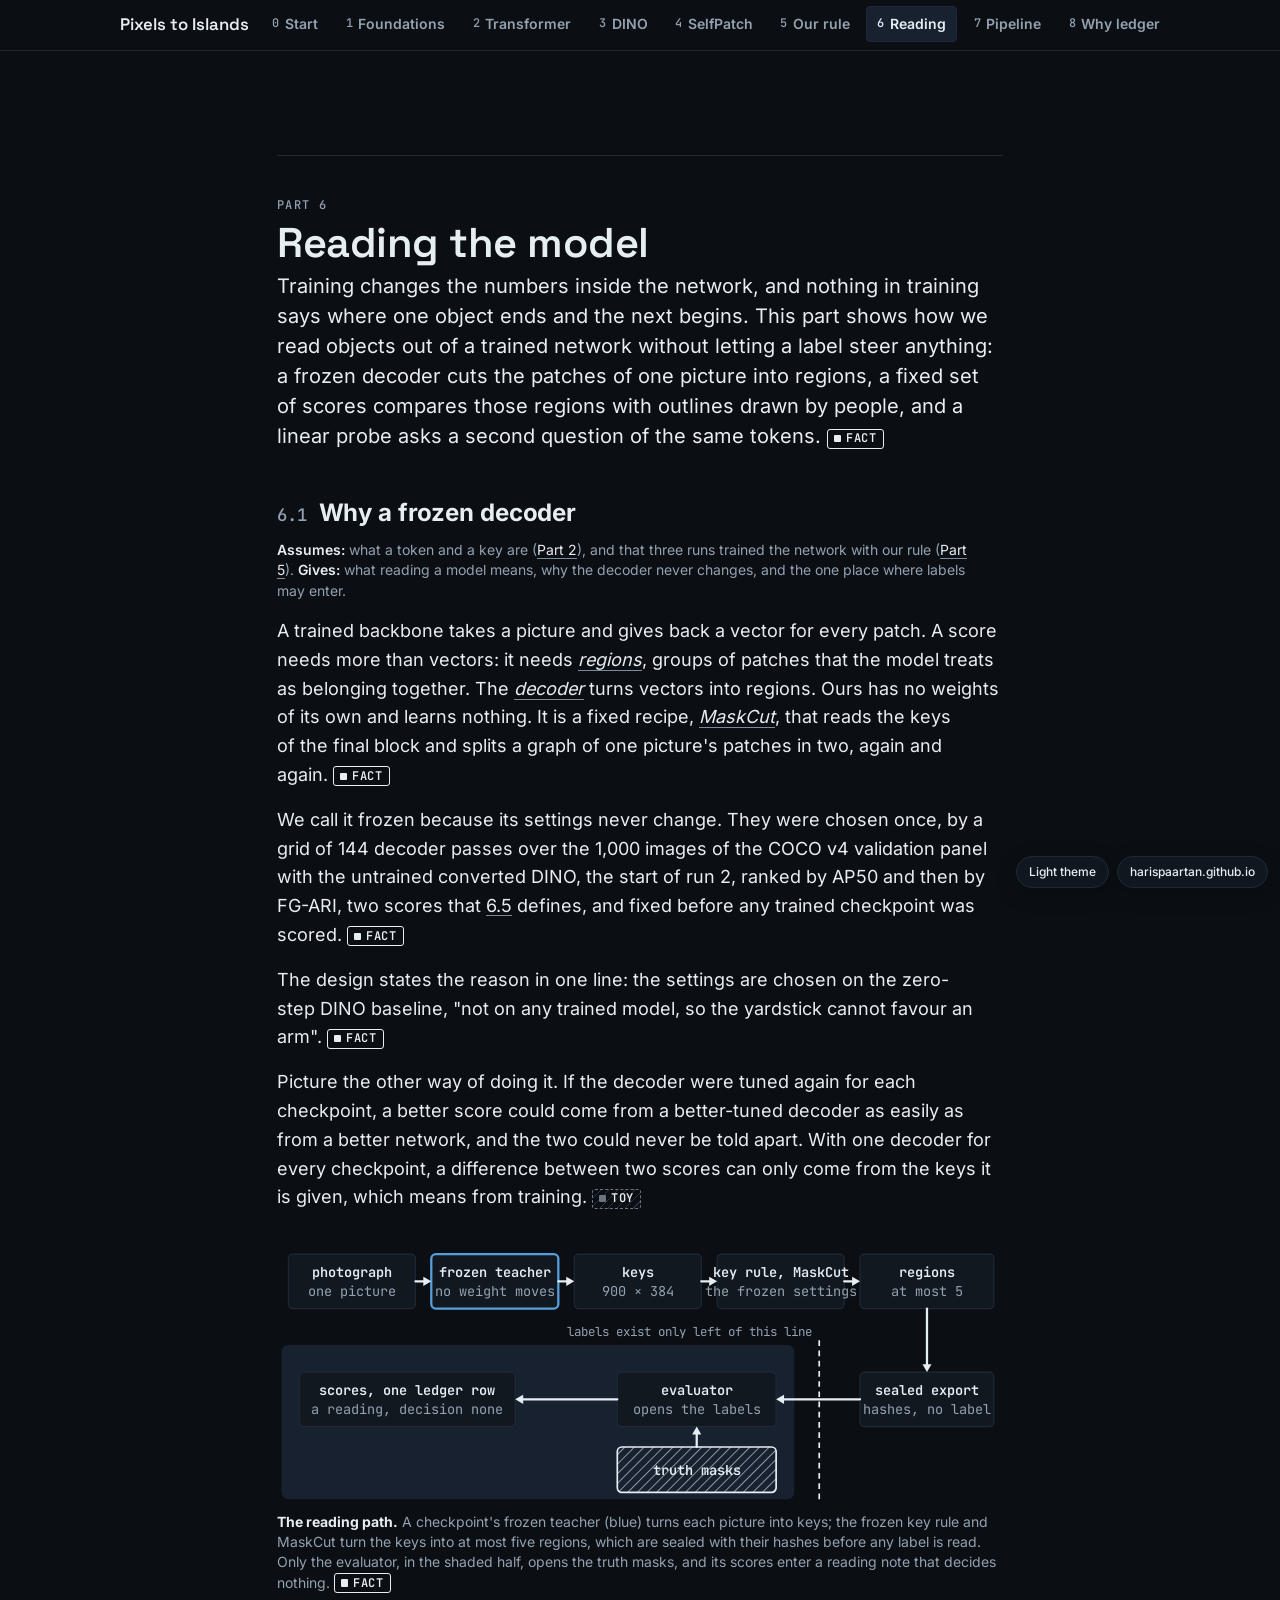
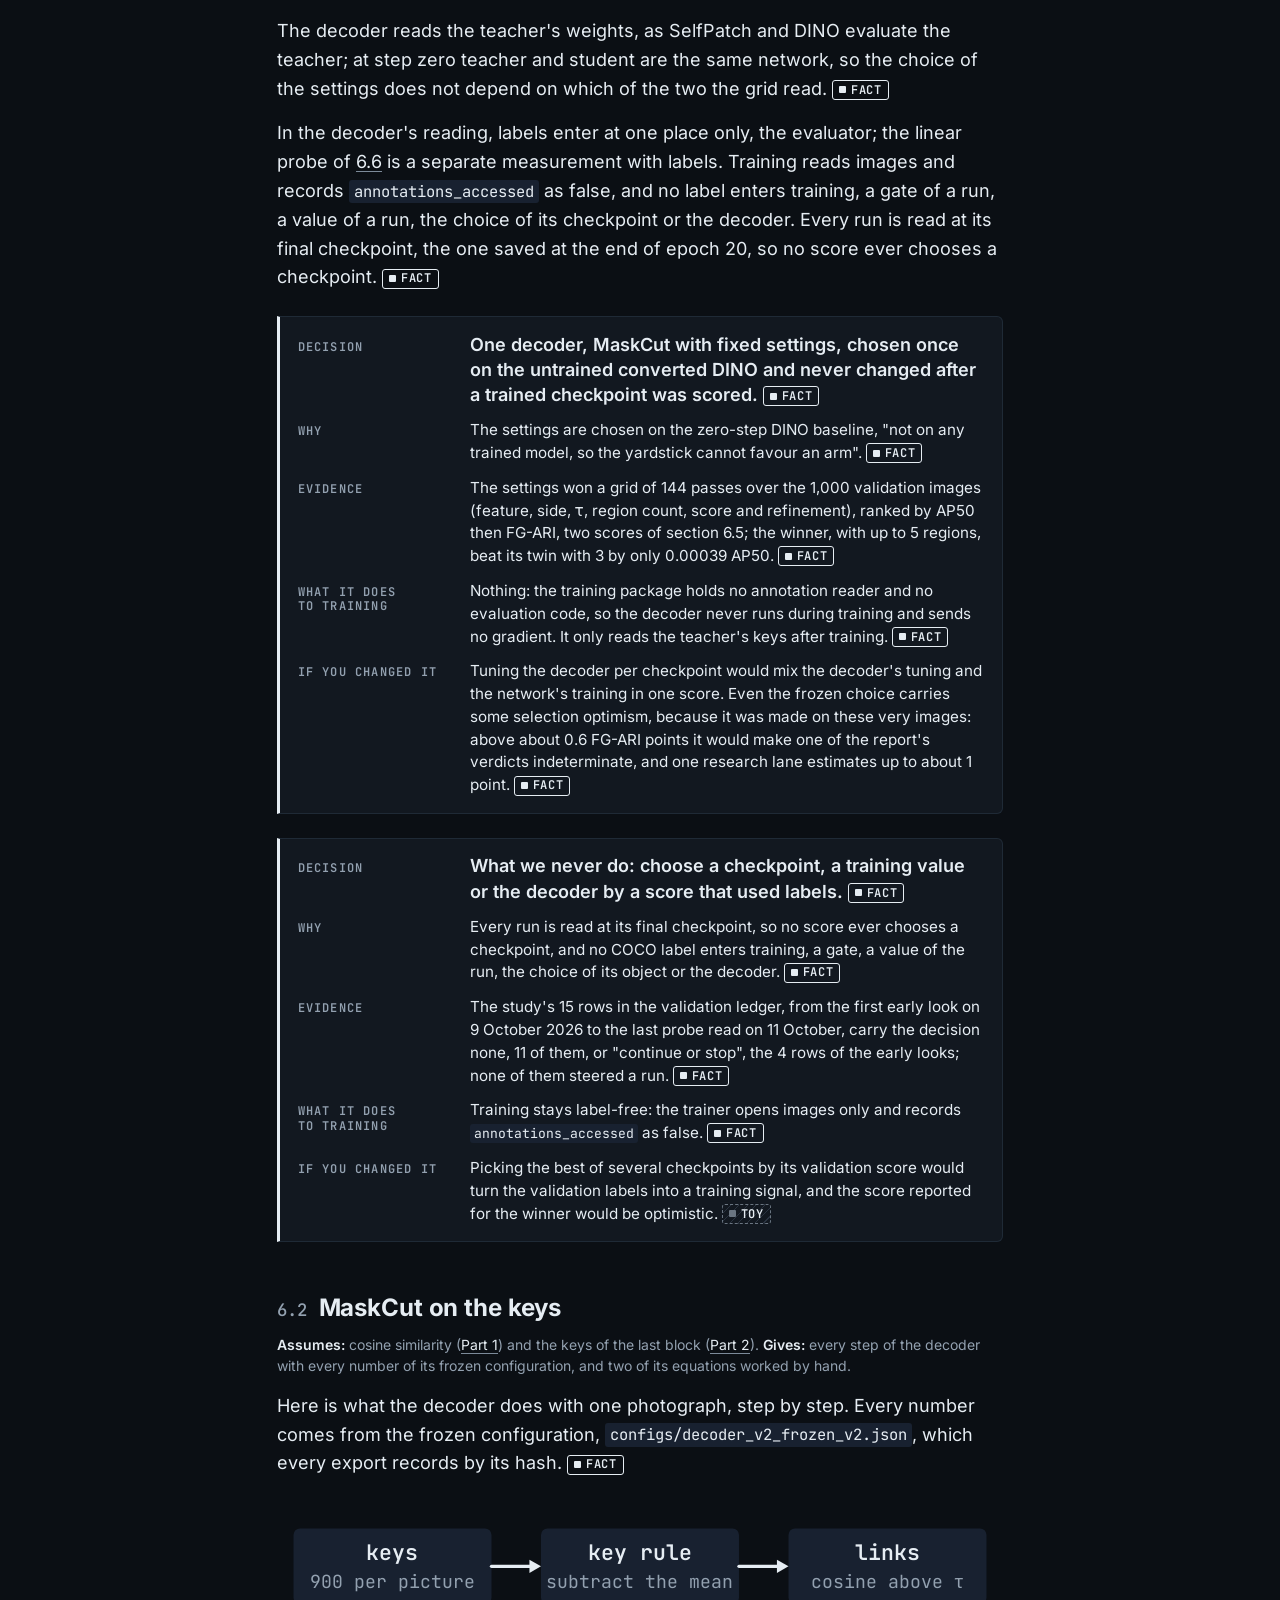
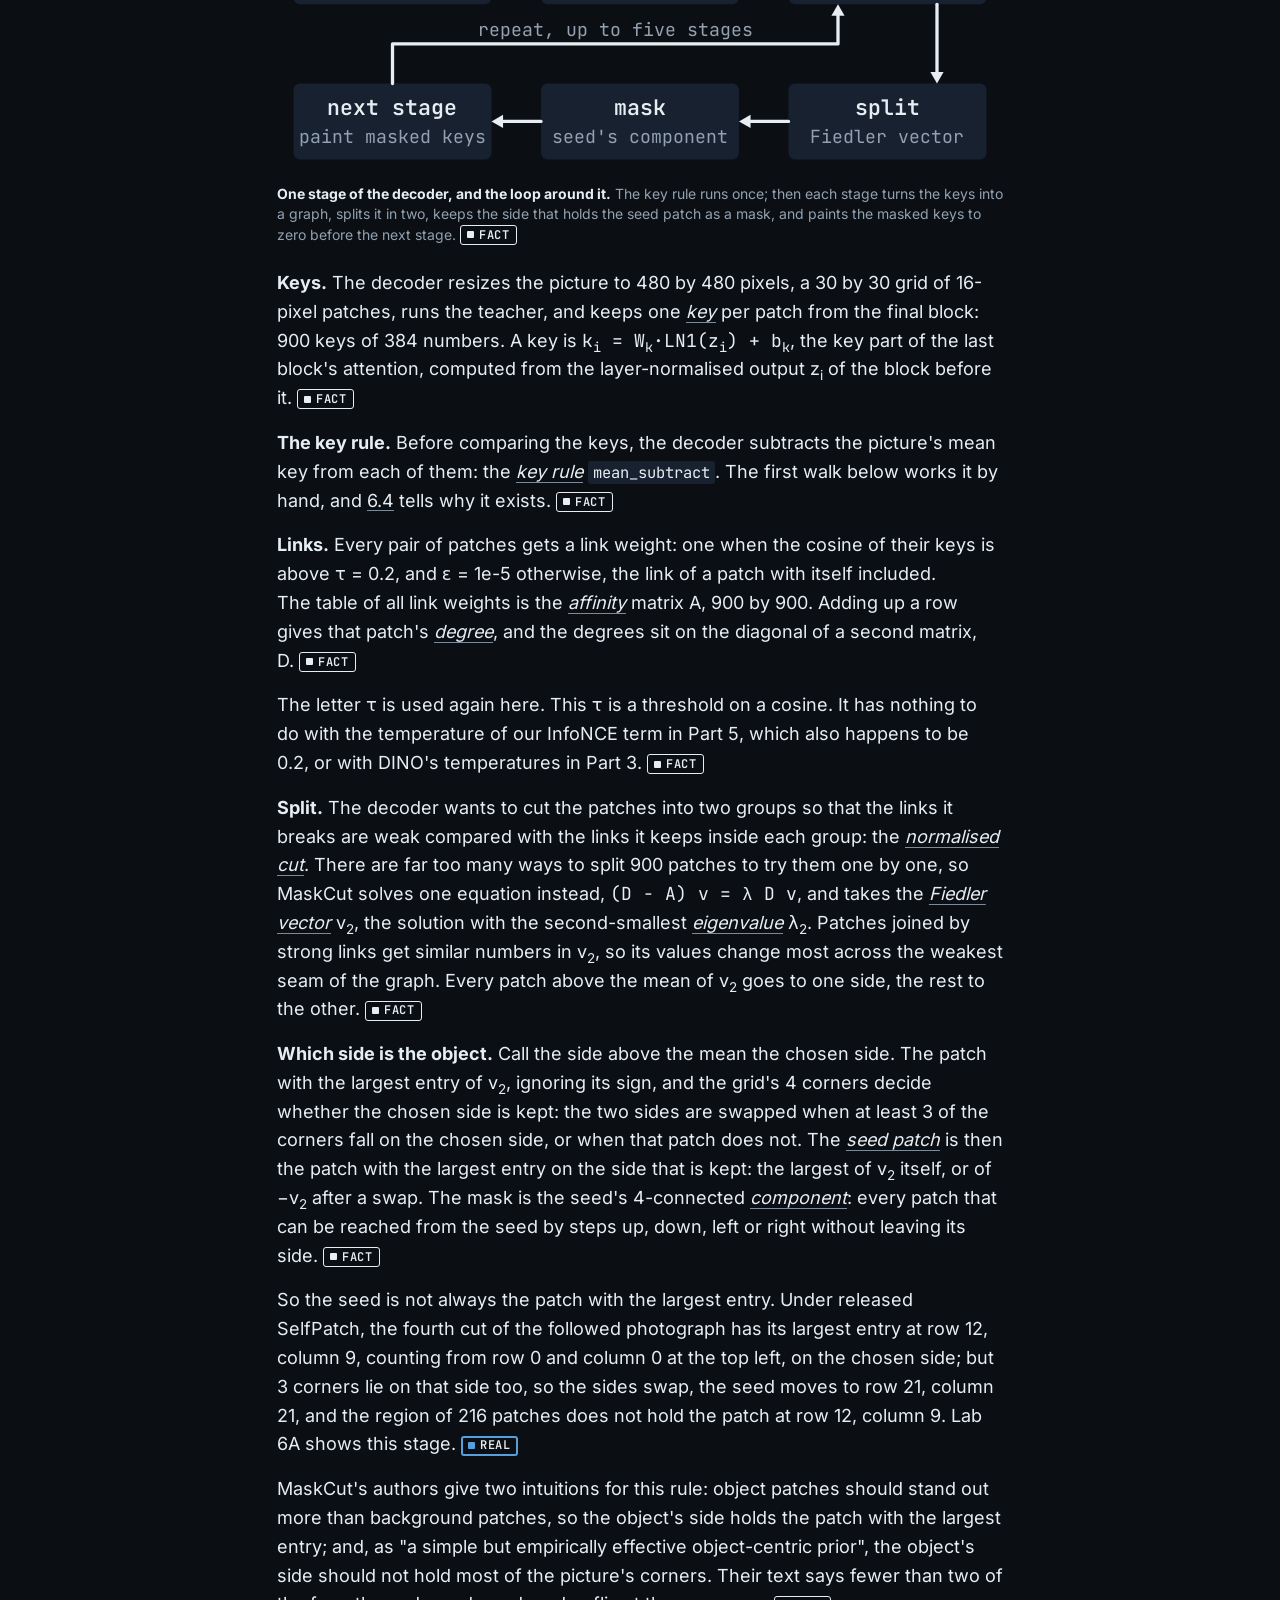
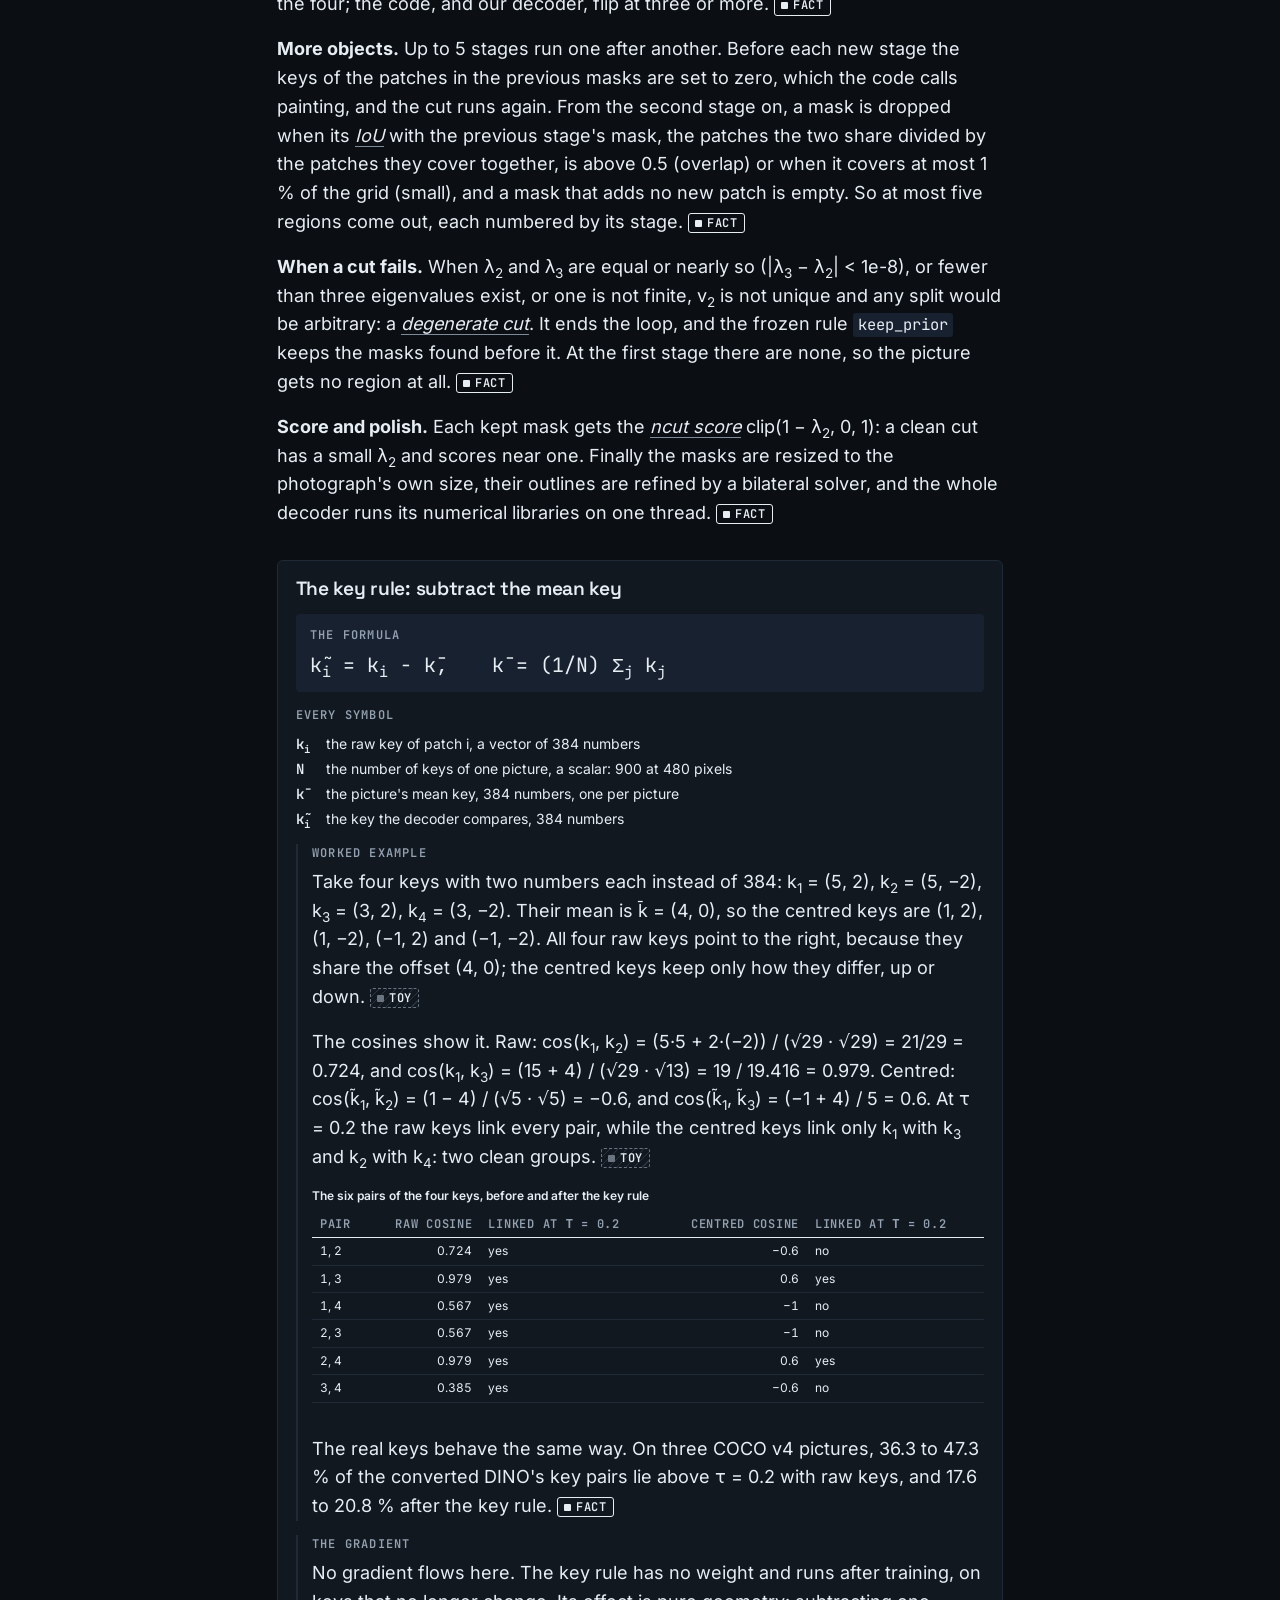
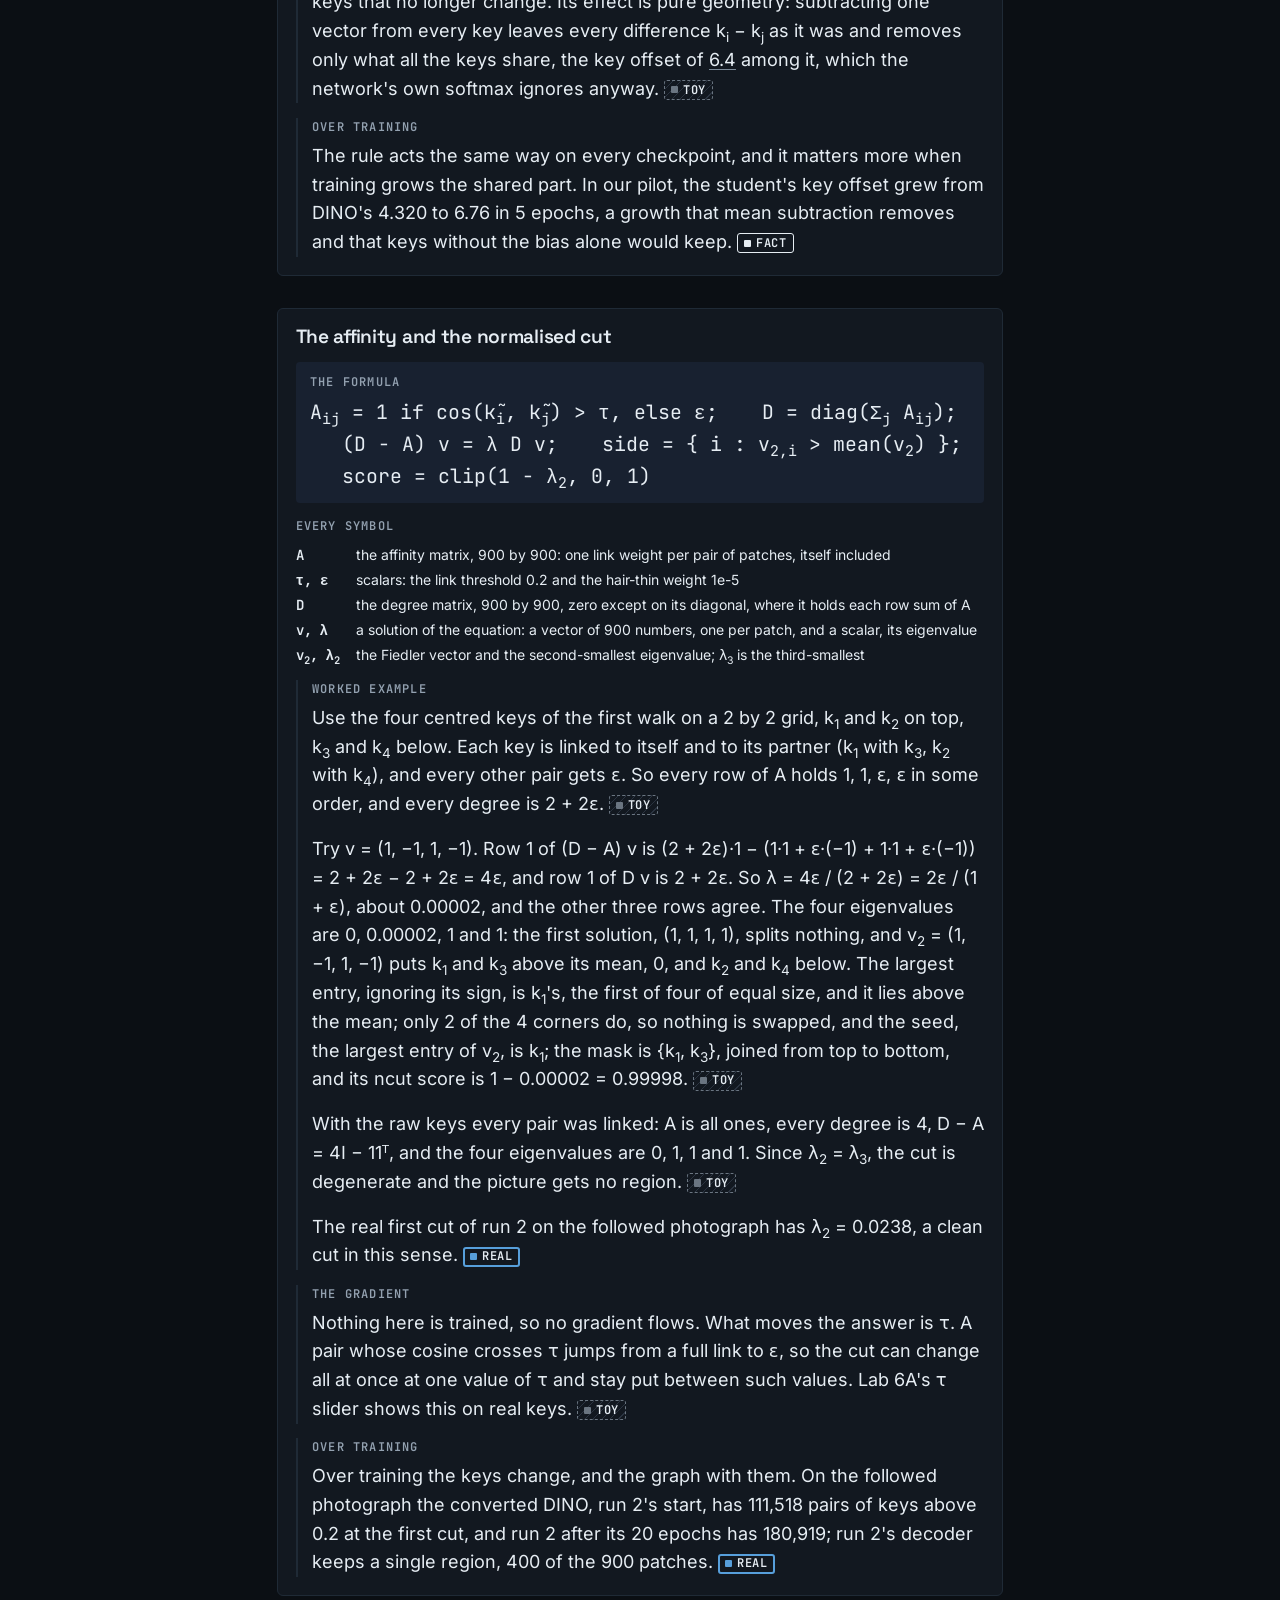
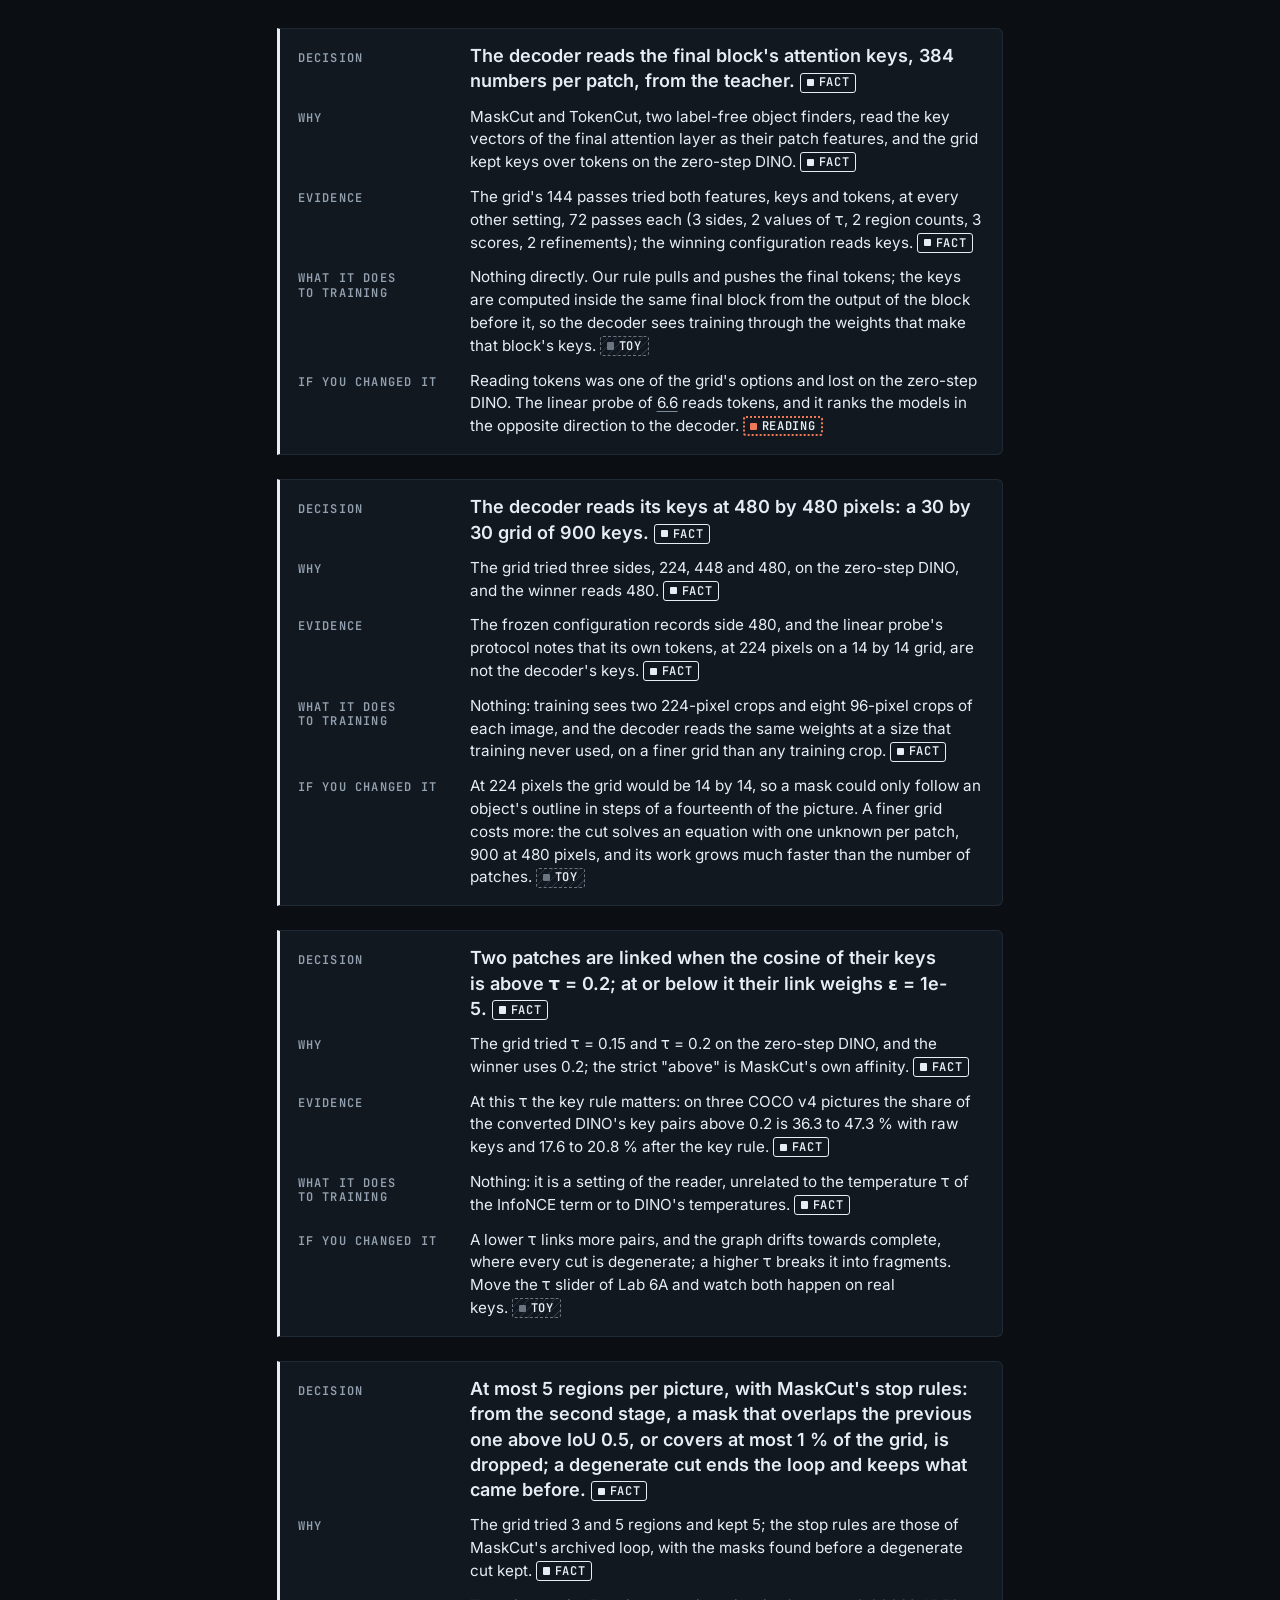
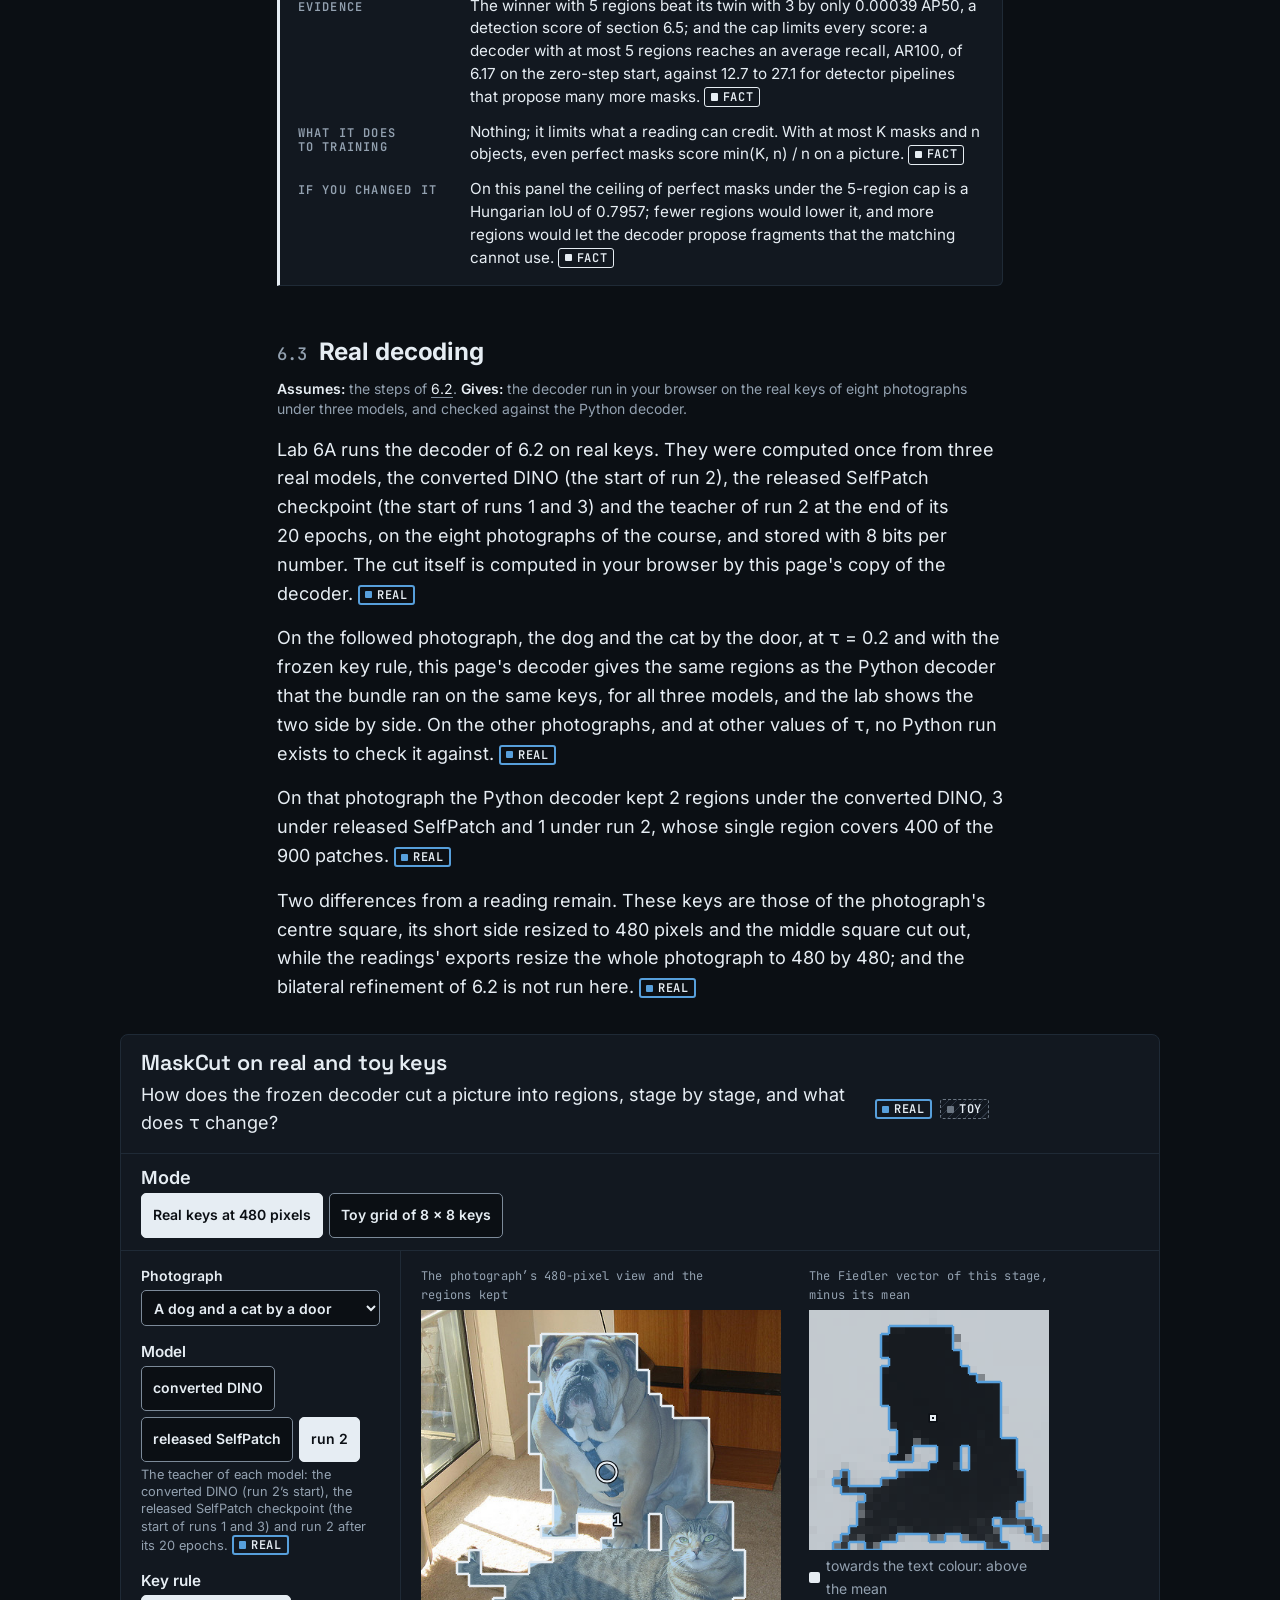
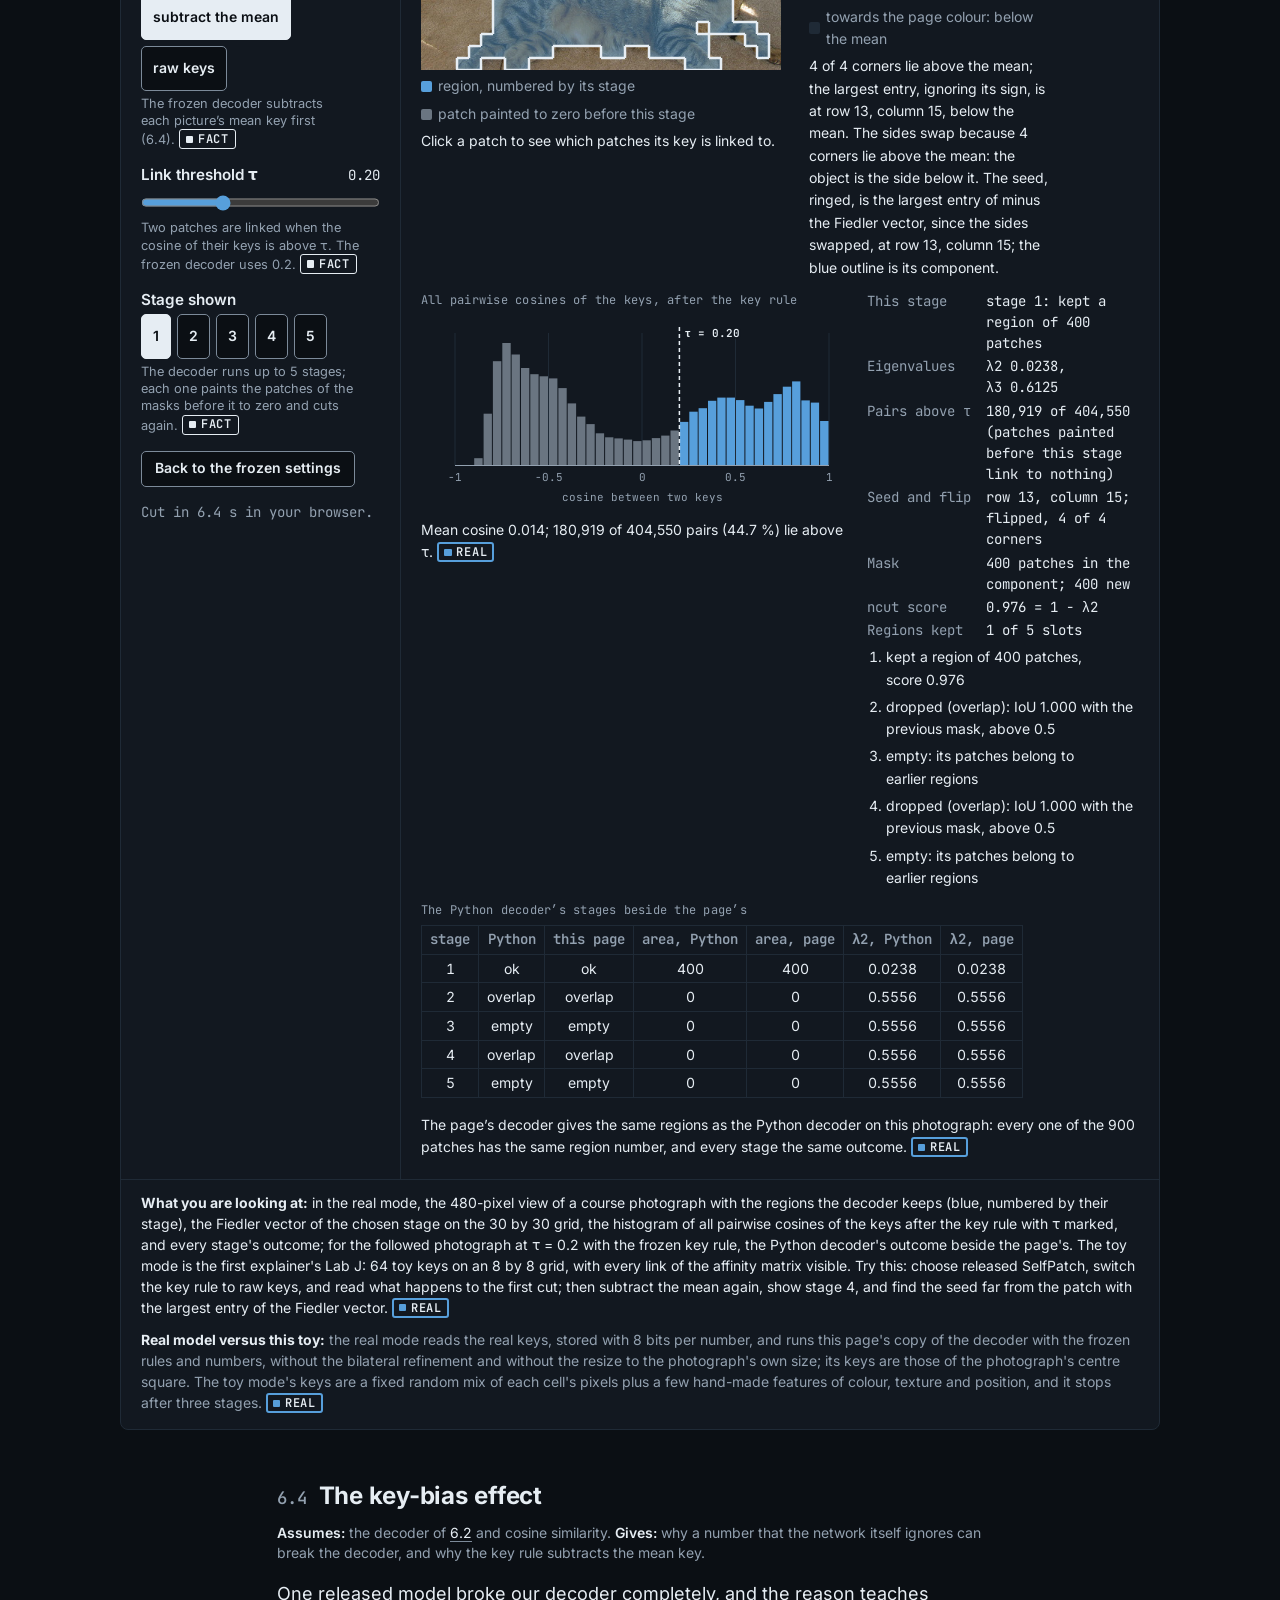
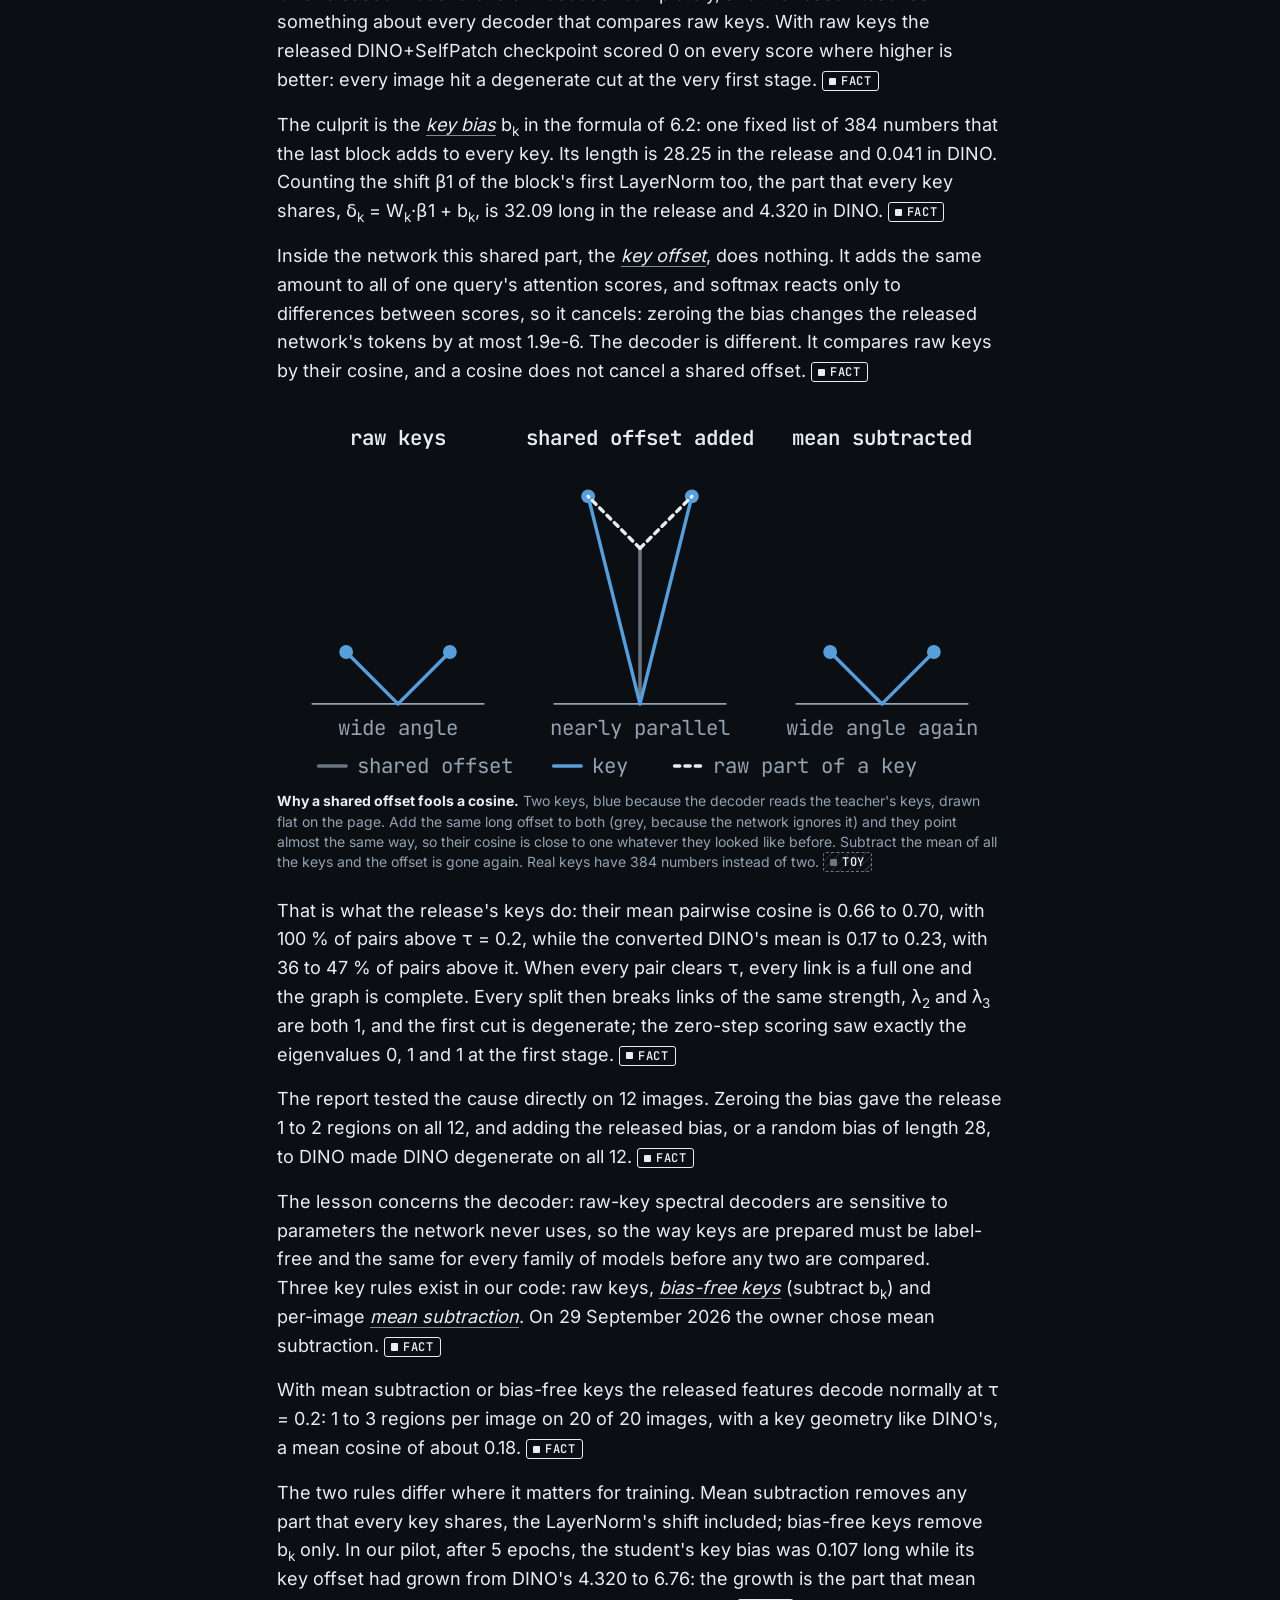
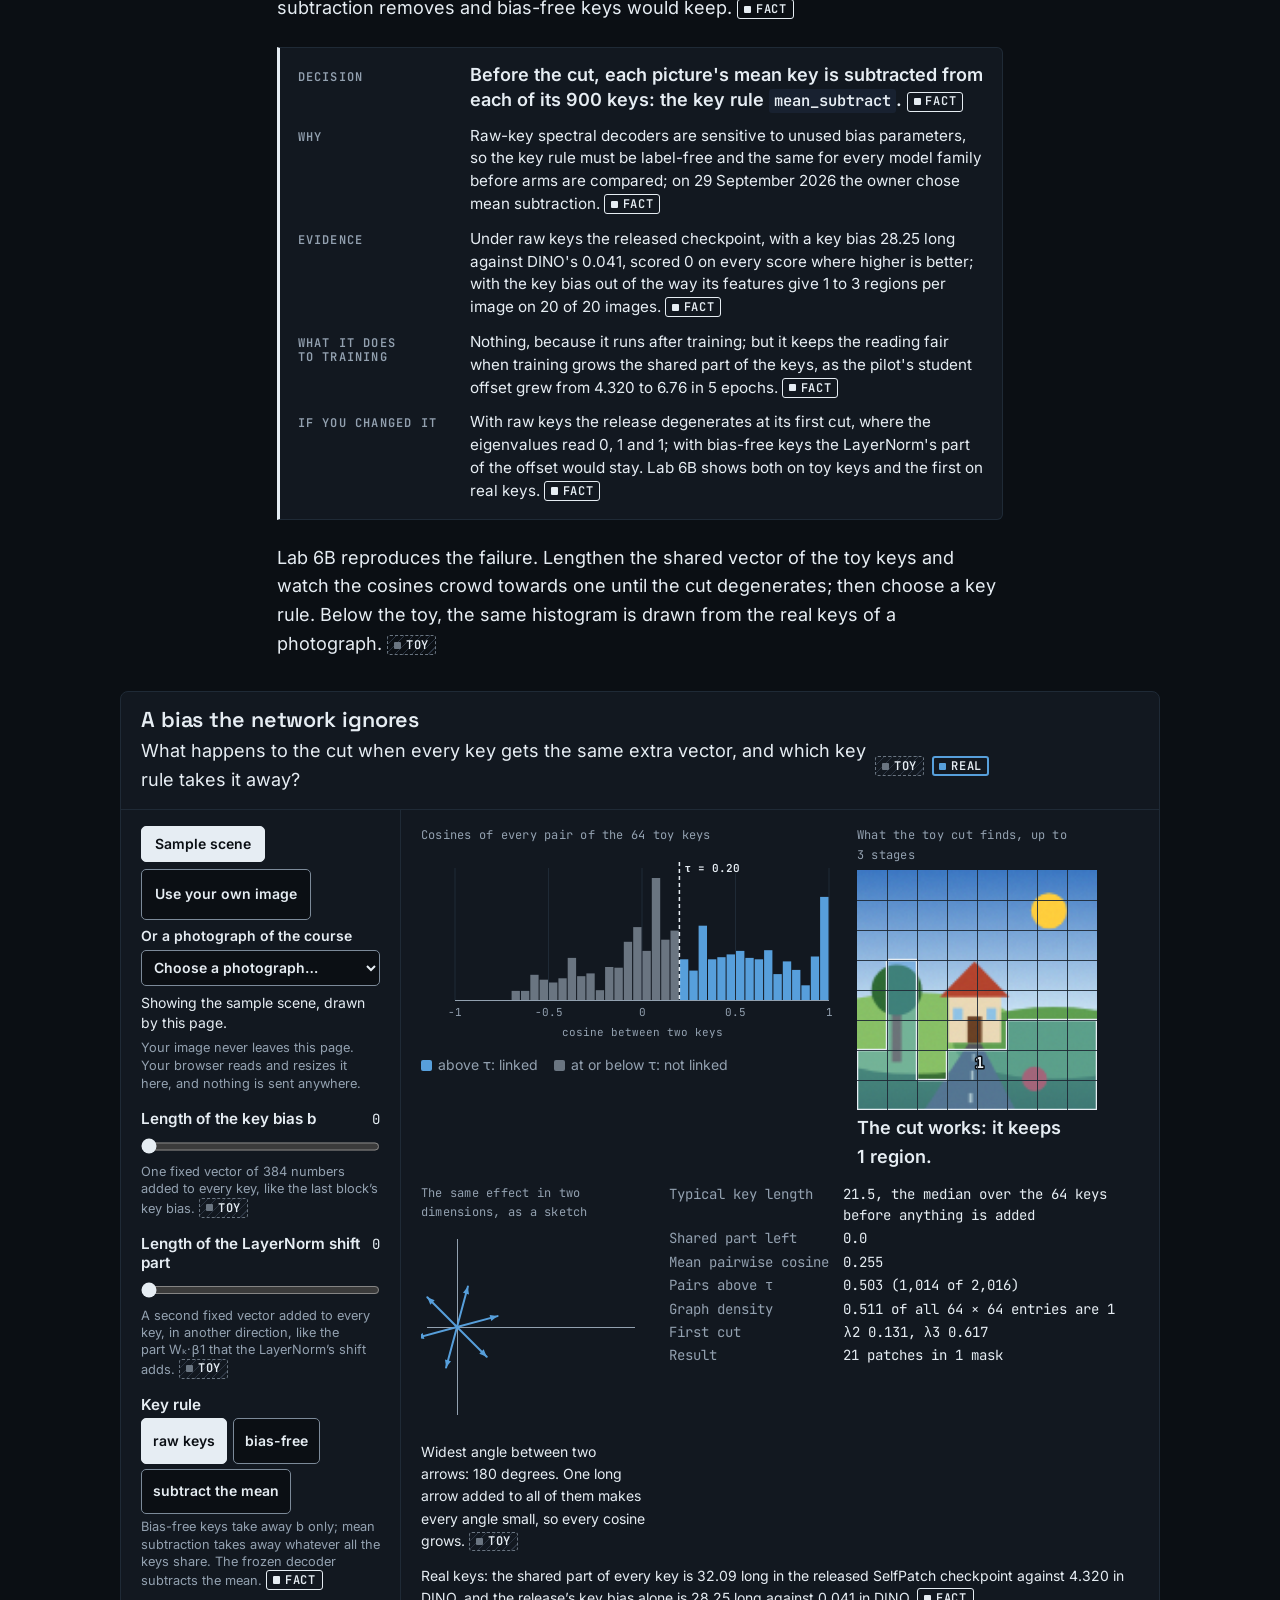
<file: p6-reading.html>
<!doctype html>
<html lang="en">
<head>
<meta charset="utf-8">
<meta name="viewport" content="width=device-width, initial-scale=1, viewport-fit=cover">
<title>Pixels to Islands</title>
<link rel="stylesheet" href="assets/fonts.css">
<link rel="stylesheet" href="assets/styles.css">
<link rel="stylesheet" href="assets/theme-portfolio.css">
<link rel="icon" href="assets/favicon.svg" type="image/svg+xml">
<script>try{if(localStorage.getItem('hh-theme')==='light')document.documentElement.setAttribute('data-theme','light')}catch(e){}</script>

<!-- Generated by docs/research/explainer_v2_2026-10-13/build/assemble.py from the parts under src/; edit those, not this file. -->
</head>
<body>
<nav class="topbar" id="topbar" aria-label="The pages of this course">
  <div class="topbar-inner">
    <a class="topbar-title" href="index.html">Pixels to Islands</a>
    <ul class="topbar-parts">
      <li><a class="topbar-part" href="index.html" aria-label="Start" title="Start"><span class="topbar-num" aria-hidden="true">0</span><span class="topbar-label" aria-hidden="true">Start</span></a></li>
      <li><a class="topbar-part" href="p1-foundations.html" aria-label="Part 1: Foundations" title="Part 1: Foundations"><span class="topbar-num" aria-hidden="true">1</span><span class="topbar-label" aria-hidden="true">Foundations</span></a></li>
      <li><a class="topbar-part" href="p2-vit.html" aria-label="Part 2: Transformer" title="Part 2: Transformer"><span class="topbar-num" aria-hidden="true">2</span><span class="topbar-label" aria-hidden="true">Transformer</span></a></li>
      <li><a class="topbar-part" href="p3-dino.html" aria-label="Part 3: DINO" title="Part 3: DINO"><span class="topbar-num" aria-hidden="true">3</span><span class="topbar-label" aria-hidden="true">DINO</span></a></li>
      <li><a class="topbar-part" href="p4-selfpatch.html" aria-label="Part 4: SelfPatch" title="Part 4: SelfPatch"><span class="topbar-num" aria-hidden="true">4</span><span class="topbar-label" aria-hidden="true">SelfPatch</span></a></li>
      <li><a class="topbar-part" href="p5-rule.html" aria-label="Part 5: Our rule" title="Part 5: Our rule"><span class="topbar-num" aria-hidden="true">5</span><span class="topbar-label" aria-hidden="true">Our rule</span></a></li>
      <li><a class="topbar-part" href="p6-reading.html" aria-current="page" aria-label="Part 6: Reading" title="Part 6: Reading"><span class="topbar-num" aria-hidden="true">6</span><span class="topbar-label" aria-hidden="true">Reading</span></a></li>
      <li><a class="topbar-part" href="p7-pipeline.html" aria-label="Part 7: Pipeline" title="Part 7: Pipeline"><span class="topbar-num" aria-hidden="true">7</span><span class="topbar-label" aria-hidden="true">Pipeline</span></a></li>
      <li><a class="topbar-part" href="p8-ledger.html" aria-label="Part 8: Why ledger" title="Part 8: Why ledger"><span class="topbar-num" aria-hidden="true">8</span><span class="topbar-label" aria-hidden="true">Why ledger</span></a></li>
    </ul>
  </div>
  <div class="progress" aria-hidden="true"><span class="progress-bar"></span></div>
</nav>
<main class="page p6" id="top" data-page="p6-reading" data-bundle-images>
<!-- Part 6 of "Pixels to Islands": Reading the model. Task 10 of docs/superpowers/plans/2026-10-13-explainer-v2-build.md;
     content map: spec section 4, Part 6; why cards: spec section 5 ("Reading"); walks: spec section 6; labs: spec section 7.
     Every number of three or more digits is held by facts/course_facts.json, facts/bundle_facts.json or
     src/labs_defaults.json (keys lab-6a-decoder to lab-6e-probe). -->
<style>
  .p6 .p6-fig svg { width: 100%; height: auto; }
  .p6 .p6-fig .p6-box { fill: var(--surface); stroke: var(--line); stroke-width: 1; }
  .p6 .p6-fig .p6-box-teacher { fill: var(--surface); stroke: var(--teacher); stroke-width: 2; }
  .p6 .p6-fig .p6-labelled { fill: var(--sunken); stroke: none; }
  .p6 .p6-fig .p6-wall { stroke: var(--ink); stroke-width: 1.5; stroke-dasharray: 5 4; fill: none; }
  .p6 .p6-fig .p6-truth { stroke: var(--ink); stroke-width: 1.5; }
  .p6 .p6-fig .p6-pred { fill: var(--teacher); fill-opacity: 0.35; stroke: var(--teacher); stroke-width: 1.5; }
  .p6 .p6-fig .p6-hatch-line { stroke: var(--ink); stroke-width: 1; }
  .p6 .p6-fig .p6-cellgrid { stroke: var(--line); stroke-width: 0.5; fill: none; }
  .p6 .walk table { font-size: var(--step--2); }
  .p6 .walk table th, .p6 .walk table td { padding: 0.3rem 0.5rem; }
  .p6 .p6-readings th { white-space: normal; }
  .p6 .p6-arrow { font-weight: 700; }
  .p6 .lab .p6-modebar { display: flex; flex-wrap: wrap; align-items: center; gap: 0.5rem 1rem; padding: 0.75rem 1.25rem; border-bottom: 1px solid var(--line); }
  .p6 .lab .p6-modebar > .control-label { font-weight: 600; }
  .p6 .lab .p6-sub { padding: 0.9rem 1.25rem 0.2rem; border-top: 1px solid var(--line); }
  .p6 .lab .p6-sub > h4 { margin: 0 0 0.2rem; font-size: 1.05rem; font-weight: 700; line-height: 1.3; }
  .p6 .lab .p6-sub > p { margin: 0; }
  .p6 .lab .p6-status { min-height: 1.4em; font-family: var(--font-mono); font-size: var(--step--1); color: var(--muted); }
  .p6 .lab table.p6-table { width: auto; border-collapse: collapse; font-size: var(--step--1); }
  .p6 .lab table.p6-table th, .p6 .lab table.p6-table td { padding: 0.25rem 0.5rem; border: 1px solid var(--line); text-align: center; white-space: nowrap; }
  .p6 .lab table.p6-table th { font-family: var(--font-mono); font-weight: 600; color: var(--muted); }
  .p6 .lab table.p6-table td.is-match { outline: 2.5px solid var(--ink); outline-offset: -3px; font-weight: 700; }
  .p6 .lab table.p6-table td.is-greedy { box-shadow: inset 0 0 0 2px var(--muted); }
  .p6 .lab table.p6-table td small { display: block; font-size: 0.8em; color: var(--muted); font-weight: 400; }
  .p6 .lab .p6-score-grid { display: grid; grid-template-columns: repeat(auto-fill, minmax(13.5rem, 1fr)); gap: 0.6rem; }
  .p6 .lab .p6-card { display: grid; gap: 0.2rem; padding: 0.55rem 0.7rem; background: var(--paper); border: 1px solid var(--line); border-radius: 5px; }
  .p6 .lab .p6-card-head { display: flex; justify-content: space-between; gap: 0.5rem; font-weight: 600; }
  .p6 .lab .p6-card-value { font-family: var(--font-mono); font-size: 1.15rem; font-weight: 600; }
  .p6 .lab .p6-card-how { font-family: var(--font-mono); font-size: var(--step--2); color: var(--muted); overflow-wrap: anywhere; }
  .p6 .lab .p6-good { font-family: var(--font-mono); font-size: var(--step--2); color: var(--muted); white-space: nowrap; }
  .p6 .lab .p6-mismatch { font-weight: 700; }
</style>

<section class="part" id="part-6">
  <header class="part-head">
    <p class="part-kicker">Part 6</p>
    <h1 class="part-title">Reading the model</h1>
    <p class="part-intro">Training changes the numbers inside the network, and nothing in training says where one object ends and the next begins. This part shows how we read objects out of a trained network without letting a label steer anything: a frozen decoder cuts the patches of one picture into regions, a fixed set of scores compares those regions with outlines drawn by people, and a linear probe asks a second question of the same tokens. <span class="mark mark-fact" data-source="[protocol 2026-10-08 §5, §9; probe protocol 2026-10-10 §2] docs/protocols/2026-10-08-supervisor-contrastive-run-protocol.md; docs/protocols/2026-10-10-linear-probe-protocol.md">Fact</span></p>
  </header>

  <section class="sec" id="s6-1">
    <h2 class="sec-title"><span class="sec-num">6.1</span> Why a frozen decoder</h2>
    <p class="sec-meta"><strong>Assumes:</strong> what a token and a key are (<a href="p2-vit.html#part-2">Part 2</a>), and that three runs trained the network with our rule (<a href="p5-rule.html#part-5">Part 5</a>). <strong>Gives:</strong> what reading a model means, why the decoder never changes, and the one place where labels may enter.</p>

    <p>A trained backbone takes a picture and gives back a vector for every patch. A score needs more than vectors: it needs <dfn data-term="region">regions</dfn>, groups of patches that the model treats as belonging together. The <dfn data-term="decoder">decoder</dfn> turns vectors into regions. Ours has no weights of its own and learns nothing. It is a fixed recipe, <dfn data-term="maskcut">MaskCut</dfn>, that reads the keys of the final block and splits a graph of one picture's patches in two, again and again. <span class="mark mark-fact" data-source="[our architecture doc §5.2; our addendum 01b] MaskCut and TokenCut read the final attention layer's keys; decoder v2 (src/decoder_v2.py)">Fact</span></p>

    <p>We call it frozen because its settings never change. They were chosen once, by a grid of 144 decoder passes over the 1,000 images of the COCO v4 validation panel with the untrained converted DINO, the start of run 2, ranked by AP50 and then by FG-ARI, two scores that <a href="#s6-5">6.5</a> defines, and fixed before any trained checkpoint was scored. <span class="mark mark-fact" data-source="[our spec §6.2; our report §3.2] docs/superpowers/specs/2026-09-26-quality-first-campaign-design.md:102; docs/research/selection_scope_2026-09-27/05_report_final_v2.md:347">Fact</span></p>

    <p>The design states the reason in one line: the settings are chosen on the zero-step DINO baseline, "not on any trained model, so the yardstick cannot favour an arm". <span class="mark mark-fact" data-source="[our spec §5, rule 6] docs/superpowers/specs/2026-09-26-quality-first-campaign-design.md:62">Fact</span></p>

    <p>Picture the other way of doing it. If the decoder were tuned again for each checkpoint, a better score could come from a better-tuned decoder as easily as from a better network, and the two could never be told apart. With one decoder for every checkpoint, a difference between two scores can only come from the keys it is given, which means from training. <span class="mark mark-toy">Toy</span></p>

    <figure class="p6-fig" id="fig-6-1-reading">
      <svg class="chart" viewBox="0 0 640 236" role="img" aria-label="The reading path. Top row: a photograph goes into the frozen teacher of a checkpoint, which gives 900 keys of 384 numbers; the key rule and MaskCut turn them into at most five regions. The regions go down into a sealed export. A dashed wall separates the export from the evaluator, which alone reads the truth masks drawn by people and writes the scores into a reading note with decision none.">
        <defs>
          <pattern id="p6-hatch" width="6" height="6" patternUnits="userSpaceOnUse" patternTransform="rotate(45)"><line class="p6-hatch-line" x1="0" y1="0" x2="0" y2="6"/></pattern>
        </defs>
        <rect class="p6-labelled" x="4" y="96" width="452" height="136" rx="6"/>
        <g font-size="12" text-anchor="middle">
          <rect class="p6-box" x="10" y="16" width="112" height="48" rx="4"/>
          <rect class="p6-box-teacher" x="136" y="16" width="112" height="48" rx="4"/>
          <rect class="p6-box" x="262" y="16" width="112" height="48" rx="4"/>
          <rect class="p6-box" x="388" y="16" width="112" height="48" rx="4"/>
          <rect class="p6-box" x="514" y="16" width="118" height="48" rx="4"/>
          <text class="title" x="66" y="36">photograph</text><text x="66" y="53">one picture</text>
          <text class="title" x="192" y="36">frozen teacher</text><text x="192" y="53">no weight moves</text>
          <text class="title" x="318" y="36">keys</text><text x="318" y="53">900 × 384</text>
          <text class="title" x="444" y="36">key rule, MaskCut</text><text x="444" y="53">the frozen settings</text>
          <text class="title" x="573" y="36">regions</text><text x="573" y="53">at most 5</text>
          <rect class="p6-box" x="514" y="120" width="118" height="48" rx="4"/>
          <text class="title" x="573" y="140">sealed export</text><text x="573" y="157">hashes, no label</text>
          <rect class="p6-box" x="300" y="120" width="140" height="48" rx="4"/>
          <text class="title" x="370" y="140">evaluator</text><text x="370" y="157">opens the labels</text>
          <rect class="p6-truth" fill="url(#p6-hatch)" x="300" y="186" width="140" height="40" rx="4"/>
          <text class="title" x="370" y="211">truth masks</text>
          <rect class="p6-box" x="20" y="120" width="190" height="48" rx="4"/>
          <text class="title" x="115" y="140">scores, one ledger row</text><text x="115" y="157">a reading, decision none</text>
        </g>
        <g>
          <line class="series" x1="122" y1="40" x2="130" y2="40"/><polygon class="bar" points="136,40 129,36 129,44"/>
          <line class="series" x1="248" y1="40" x2="256" y2="40"/><polygon class="bar" points="262,40 255,36 255,44"/>
          <line class="series" x1="374" y1="40" x2="382" y2="40"/><polygon class="bar" points="388,40 381,36 381,44"/>
          <line class="series" x1="500" y1="40" x2="508" y2="40"/><polygon class="bar" points="514,40 507,36 507,44"/>
          <line class="series" x1="573" y1="64" x2="573" y2="114"/><polygon class="bar" points="573,120 569,113 577,113"/>
          <line class="series" x1="514" y1="144" x2="446" y2="144"/><polygon class="bar" points="440,144 447,140 447,148"/>
          <line class="series" x1="370" y1="186" x2="370" y2="174"/><polygon class="bar" points="370,168 366,175 374,175"/>
          <line class="series" x1="300" y1="144" x2="216" y2="144"/><polygon class="bar" points="210,144 217,140 217,148"/>
          <line class="p6-wall" x1="478" y1="92" x2="478" y2="232"/>
        </g>
        <text x="472" y="88" font-size="11" text-anchor="end">labels exist only left of this line</text>
      </svg>
      <figcaption><strong>The reading path.</strong> A checkpoint's frozen teacher (blue) turns each picture into keys; the frozen key rule and MaskCut turn the keys into at most five regions, which are sealed with their hashes before any label is read. Only the evaluator, in the shaded half, opens the truth masks, and its scores enter a reading note that decides nothing. <span class="mark mark-fact" data-source="[protocol 2026-10-08 §5, §9; our spec §6.7, §6.8] docs/protocols/2026-10-08-supervisor-contrastive-run-protocol.md:139; docs/superpowers/specs/2026-09-26-quality-first-campaign-design.md:158-162">Fact</span></figcaption>
    </figure>

    <p>The decoder reads the teacher's weights, as SelfPatch and DINO evaluate the teacher; at step zero teacher and student are the same network, so the choice of the settings does not depend on which of the two the grid read. <span class="mark mark-fact" data-source="[our spec §6.2] docs/superpowers/specs/2026-09-26-quality-first-campaign-design.md:102">Fact</span></p>

    <p>In the decoder's reading, labels enter at one place only, the evaluator; the linear probe of <a href="#s6-6">6.6</a> is a separate measurement with labels. Training reads images and records <code>annotations_accessed</code> as false, and no label enters training, a gate of a run, a value of a run, the choice of its checkpoint or the decoder. Every run is read at its final checkpoint, the one saved at the end of epoch 20, so no score ever chooses a checkpoint. <span class="mark mark-fact" data-source="[protocol 2026-10-08 §9, §3.1; probe protocol 2026-10-10 §6] docs/protocols/2026-10-08-supervisor-contrastive-run-protocol.md:374; :380; :62; :250; docs/protocols/2026-10-10-linear-probe-protocol.md:144-150">Fact</span></p>

    <aside class="why" data-why="p6-frozen-decoder" id="why-p6-frozen-decoder">
      <h4>Decision</h4><p class="why-decision">One decoder, MaskCut with fixed settings, chosen once on the untrained converted DINO and never changed after a trained checkpoint was scored. <span class="mark mark-fact" data-source="[our spec §5, rule 6; §6.2] docs/superpowers/specs/2026-09-26-quality-first-campaign-design.md:62; :102">Fact</span></p>
      <h4>Why</h4><p class="why-why">The settings are chosen on the zero-step DINO baseline, "not on any trained model, so the yardstick cannot favour an arm". <span class="mark mark-fact" data-source="[our spec §5, rule 6] docs/superpowers/specs/2026-09-26-quality-first-campaign-design.md:62">Fact</span></p>
      <h4>Evidence</h4><p class="why-evidence">The settings won a grid of 144 passes over the 1,000 validation images (feature, side, τ, region count, score and refinement), ranked by AP50 then FG-ARI, two scores of section 6.5; the winner, with up to 5 regions, beat its twin with 3 by only 0.00039 AP50. <span class="mark mark-fact" data-source="[our spec §6.2; our report §3.2; our run ledger, R-1] docs/superpowers/specs/2026-09-26-quality-first-campaign-design.md:102; docs/research/selection_scope_2026-09-27/05_report_final_v2.md:347">Fact</span></p>
      <h4>What it does to training</h4><p class="why-training">Nothing: the training package holds no annotation reader and no evaluation code, so the decoder never runs during training and sends no gradient. It only reads the teacher's keys after training. <span class="mark mark-fact" data-source="[our spec §5, rule 2] docs/superpowers/specs/2026-09-26-quality-first-campaign-design.md:58">Fact</span></p>
      <h4>If you changed it</h4><p class="why-change">Tuning the decoder per checkpoint would mix the decoder's tuning and the network's training in one score. Even the frozen choice carries some selection optimism, because it was made on these very images: above about 0.6 FG-ARI points it would make one of the report's verdicts indeterminate, and one research lane estimates up to about 1 point. <span class="mark mark-fact" data-source="[our report §3.2] docs/research/selection_scope_2026-09-27/05_report_final_v2.md:347">Fact</span></p>
    </aside>

    <aside class="why" data-why="p6-never-select" id="why-p6-never-select">
      <h4>Decision</h4><p class="why-decision">What we never do: choose a checkpoint, a training value or the decoder by a score that used labels. <span class="mark mark-fact" data-source="[protocol 2026-10-08 §9; probe protocol 2026-10-10 §6] docs/protocols/2026-10-08-supervisor-contrastive-run-protocol.md:380; docs/protocols/2026-10-10-linear-probe-protocol.md:150">Fact</span></p>
      <h4>Why</h4><p class="why-why">Every run is read at its final checkpoint, so no score ever chooses a checkpoint, and no COCO label enters training, a gate, a value of the run, the choice of its object or the decoder. <span class="mark mark-fact" data-source="[protocol 2026-10-08 §3.1, §9] docs/protocols/2026-10-08-supervisor-contrastive-run-protocol.md:62; :250; :380">Fact</span></p>
      <h4>Evidence</h4><p class="why-evidence">The study's 15 rows in the validation ledger, from the first early look on 9 October 2026 to the last probe read on 11 October, carry the decision none, 11 of them, or "continue or stop", the 4 rows of the early looks; none of them steered a run. <span class="mark mark-fact" data-source="[validation ledger; reading 2026-10-10] docs/protocols/validation_use_ledger.md (the 15 rows from 2026-10-09T19:52:21 to 2026-10-11T12:50:02); docs/protocols/2026-10-10-con-validation-reading.md:80-82">Fact</span></p>
      <h4>What it does to training</h4><p class="why-training">Training stays label-free: the trainer opens images only and records <code>annotations_accessed</code> as false. <span class="mark mark-fact" data-source="[protocol 2026-10-08 §9] docs/protocols/2026-10-08-supervisor-contrastive-run-protocol.md:374">Fact</span></p>
      <h4>If you changed it</h4><p class="why-change">Picking the best of several checkpoints by its validation score would turn the validation labels into a training signal, and the score reported for the winner would be optimistic. <span class="mark mark-toy">Toy</span></p>
    </aside>
  </section>

  <section class="sec" id="s6-2">
    <h2 class="sec-title"><span class="sec-num">6.2</span> MaskCut on the keys</h2>
    <p class="sec-meta"><strong>Assumes:</strong> cosine similarity (<a href="p1-foundations.html#part-1">Part 1</a>) and the keys of the last block (<a href="p2-vit.html#part-2">Part 2</a>). <strong>Gives:</strong> every step of the decoder with every number of its frozen configuration, and two of its equations worked by hand.</p>

    <p>Here is what the decoder does with one photograph, step by step. Every number comes from the frozen configuration, <code>configs/decoder_v2_frozen_v2.json</code>, which every export records by its hash. <span class="mark mark-fact" data-source="[decoder config; protocol 2026-10-08 §5] configs/decoder_v2_frozen_v2.json; docs/protocols/2026-10-08-supervisor-contrastive-run-protocol.md:139">Fact</span></p>

    <figure class="p6-fig" id="fig-6-2-loop">
      <svg class="chart" viewBox="0 0 440 166" role="img" aria-label="The decoder as a loop. Keys, then the key rule, then links between keys whose cosine exceeds tau; then a split by the Fiedler vector, then the seed's connected component as the mask, then the next stage with the masked keys painted to zero, which loops back to the links, up to five stages.">
        <g font-size="13" text-anchor="middle">
          <rect class="band" x="10" y="16" width="120" height="46" rx="4"/><rect class="band" x="160" y="16" width="120" height="46" rx="4"/><rect class="band" x="310" y="16" width="120" height="46" rx="4"/>
          <rect class="band" x="10" y="110" width="120" height="46" rx="4"/><rect class="band" x="160" y="110" width="120" height="46" rx="4"/><rect class="band" x="310" y="110" width="120" height="46" rx="4"/>
          <text class="title" x="70" y="35">keys</text><text class="title" x="220" y="35">key rule</text><text class="title" x="370" y="35">links</text>
          <text class="title" x="370" y="129">split</text><text class="title" x="220" y="129">mask</text><text class="title" x="70" y="129">next stage</text>
        </g>
        <g font-size="11" text-anchor="middle">
          <text x="70" y="52">900 per picture</text><text x="220" y="52">subtract the mean</text><text x="370" y="52">cosine above τ</text>
          <text x="370" y="146">Fiedler vector</text><text x="220" y="146">seed's component</text><text x="70" y="146">paint masked keys</text>
        </g>
        <line class="series" x1="130" y1="39" x2="154" y2="39"/><polygon class="bar" points="160,39 153,35 153,43"/>
        <line class="series" x1="280" y1="39" x2="304" y2="39"/><polygon class="bar" points="310,39 303,35 303,43"/>
        <line class="series" x1="400" y1="62" x2="400" y2="104"/><polygon class="bar" points="400,110 396,103 404,103"/>
        <line class="series" x1="310" y1="133" x2="286" y2="133"/><polygon class="bar" points="280,133 287,129 287,137"/>
        <line class="series" x1="160" y1="133" x2="136" y2="133"/><polygon class="bar" points="130,133 137,129 137,137"/>
        <path class="series" d="M70 110 V86 H340 V68"/><polygon class="bar" points="340,62 336,69 344,69"/>
        <text x="205" y="81" font-size="11" text-anchor="middle">repeat, up to five stages</text>
      </svg>
      <figcaption><strong>One stage of the decoder, and the loop around it.</strong> The key rule runs once; then each stage turns the keys into a graph, splits it in two, keeps the side that holds the seed patch as a mask, and paints the masked keys to zero before the next stage. <span class="mark mark-fact" data-source="[our architecture proposal §7.1; code: src/decoder_v2.py] docs/research/selection_scope_2026-09-27/architecture/11_architecture_proposed_v2.md:452-463">Fact</span></figcaption>
    </figure>

    <p><strong>Keys.</strong> The decoder resizes the picture to 480 by 480 pixels, a 30 by 30 grid of 16-pixel patches, runs the teacher, and keeps one <dfn data-term="key">key</dfn> per patch from the final block: 900 keys of 384 numbers. A key is <span class="formula">k<sub>i</sub> = W<sub>k</sub>·LN1(z<sub>i</sub>) + b<sub>k</sub></span>, the key part of the last block's attention, computed from the layer-normalised output z<sub>i</sub> of the block before it. <span class="mark mark-fact" data-source="[decoder config; our architecture proposal §7.1] configs/decoder_v2_frozen_v2.json (side 480, feature keys, weights teacher); docs/research/selection_scope_2026-09-27/architecture/11_architecture_proposed_v2.md:454-456">Fact</span></p>

    <p><strong>The key rule.</strong> Before comparing the keys, the decoder subtracts the picture's mean key from each of them: the <dfn data-term="key rule">key rule</dfn> <code>mean_subtract</code>. The first walk below works it by hand, and <a href="#s6-4">6.4</a> tells why it exists. <span class="mark mark-fact" data-source="[decoder config] configs/decoder_v2_frozen_v2.json (key_rule mean_subtract)">Fact</span></p>

    <p><strong>Links.</strong> Every pair of patches gets a link weight: one when the cosine of their keys is above τ = 0.2, and ε = 1e-5 otherwise, the link of a patch with itself included. The table of all link weights is the <dfn data-term="affinity">affinity</dfn> matrix A, 900 by 900. Adding up a row gives that patch's <dfn data-term="degree">degree</dfn>, and the degrees sit on the diagonal of a second matrix, D. <span class="mark mark-fact" data-source="[decoder config; code: src/decoder_v2.py:100] configs/decoder_v2_frozen_v2.json (tau 0.2, eps 1e-05); research/references/repos/CutLER/maskcut/maskcut.py:40-46 (A = A &gt; tau)">Fact</span></p>

    <p>The letter τ is used again here. This τ is a threshold on a cosine. It has nothing to do with the temperature of our InfoNCE term in Part 5, which also happens to be 0.2, or with DINO's temperatures in Part 3. <span class="mark mark-fact" data-source="[decoder config; protocol 2026-10-08 §3.2] configs/decoder_v2_frozen_v2.json (tau); cluster/train.py:237 (con_tau 0.2)">Fact</span></p>

    <p><strong>Split.</strong> The decoder wants to cut the patches into two groups so that the links it breaks are weak compared with the links it keeps inside each group: the <dfn data-term="normalised cut">normalised cut</dfn>. There are far too many ways to split 900 patches to try them one by one, so MaskCut solves one equation instead, <span class="formula">(D − A) v = λ D v</span>, and takes the <dfn data-term="fiedler vector">Fiedler vector</dfn> v<sub>2</sub>, the solution with the second-smallest <dfn data-term="eigenvalue">eigenvalue</dfn> λ<sub>2</sub>. Patches joined by strong links get similar numbers in v<sub>2</sub>, so its values change most across the weakest seam of the graph. Every patch above the mean of v<sub>2</sub> goes to one side, the rest to the other. <span class="mark mark-fact" data-source="[our architecture proposal §7.1] docs/research/selection_scope_2026-09-27/architecture/11_architecture_proposed_v2.md:458-459">Fact</span></p>

    <p><strong>Which side is the object.</strong> Call the side above the mean the chosen side. The patch with the largest entry of v<sub>2</sub>, ignoring its sign, and the grid's 4 corners decide whether the chosen side is kept: the two sides are swapped when at least 3 of the corners fall on the chosen side, or when that patch does not. The <dfn data-term="seed patch">seed patch</dfn> is then the patch with the largest entry on the side that is kept: the largest of v<sub>2</sub> itself, or of −v<sub>2</sub> after a swap. The mask is the seed's 4-connected <dfn data-term="component">component</dfn>: every patch that can be reached from the seed by steps up, down, left or right without leaving its side. <span class="mark mark-fact" data-source="[our architecture proposal §7.1; code: src/decoder_v2.py:114-121] docs/research/selection_scope_2026-09-27/architecture/11_architecture_proposed_v2.md:460; research/references/repos/CutLER/maskcut/maskcut.py:109-119">Fact</span></p>

    <p>So the seed is not always the patch with the largest entry. Under released SelfPatch, the fourth cut of the followed photograph has its largest entry at row 12, column 9, counting from row 0 and column 0 at the top left, on the chosen side; but 3 corners lie on that side too, so the sides swap, the seed moves to row 21, column 21, and the region of 216 patches does not hold the patch at row 12, column 9. Lab 6A shows this stage. <span class="mark mark-real" data-bundle="followed.json#decoder">Real</span></p>

    <p>MaskCut's authors give two intuitions for this rule: object patches should stand out more than background patches, so the object's side holds the patch with the largest entry; and, as "a simple but empirically effective object-centric prior", the object's side should not hold most of the picture's corners. Their text says fewer than two of the four; the code, and our decoder, flip at three or more. <span class="mark mark-fact" data-source="[CutLER §3.2] research/audits/base_papers_text/CutLER_2023.txt:207-219; research/references/repos/CutLER/maskcut/maskcut.py:109-116">Fact</span></p>

    <p><strong>More objects.</strong> Up to 5 stages run one after another. Before each new stage the keys of the patches in the previous masks are set to zero, which the code calls painting, and the cut runs again. From the second stage on, a mask is dropped when its <dfn data-term="iou">IoU</dfn> with the previous stage's mask, the patches the two share divided by the patches they cover together, is above 0.5 (overlap) or when it covers at most 1 % of the grid (small), and a mask that adds no new patch is empty. So at most five regions come out, each numbered by its stage. <span class="mark mark-fact" data-source="[decoder config; our architecture proposal §7.1] configs/decoder_v2_frozen_v2.json (n 5, overlap_iou 0.5, min_area_ratio 0.01); src/decoder_v2.py:124-130">Fact</span></p>

    <p><strong>When a cut fails.</strong> When λ<sub>2</sub> and λ<sub>3</sub> are equal or nearly so (|λ<sub>3</sub> − λ<sub>2</sub>| &lt; 1e-8), or fewer than three eigenvalues exist, or one is not finite, v<sub>2</sub> is not unique and any split would be arbitrary: a <dfn data-term="degenerate cut">degenerate cut</dfn>. It ends the loop, and the frozen rule <code>keep_prior</code> keeps the masks found before it. At the first stage there are none, so the picture gets no region at all. <span class="mark mark-fact" data-source="[our architecture proposal §7.1; decoder config] docs/research/selection_scope_2026-09-27/architecture/11_architecture_proposed_v2.md:462; configs/decoder_v2_frozen_v2.json (on_degenerate keep_prior)">Fact</span></p>

    <p><strong>Score and polish.</strong> Each kept mask gets the <dfn data-term="ncut score">ncut score</dfn> clip(1 − λ<sub>2</sub>, 0, 1): a clean cut has a small λ<sub>2</sub> and scores near one. Finally the masks are resized to the photograph's own size, their outlines are refined by a bilateral solver, and the whole decoder runs its numerical libraries on one thread. <span class="mark mark-fact" data-source="[our architecture proposal §7.1; decoder config] docs/research/selection_scope_2026-09-27/architecture/11_architecture_proposed_v2.md:463; configs/decoder_v2_frozen_v2.json (score ncut, postprocess bilateral, thread_limit 1)">Fact</span></p>

    <section class="walk" data-walk="p6-key-rule" id="walk-p6-key-rule">
      <h4>The key rule: subtract the mean key</h4>
      <div class="walk-formula"><span class="formula">k̃<sub>i</sub> = k<sub>i</sub> − k̄, &#8195; k̄ = (1/N) Σ<sub>j</sub> k<sub>j</sub></span></div>
      <dl class="walk-symbols">
        <dt>k<sub>i</sub></dt><dd>the raw key of patch i, a vector of 384 numbers</dd>
        <dt>N</dt><dd>the number of keys of one picture, a scalar: 900 at 480 pixels</dd>
        <dt>k̄</dt><dd>the picture's mean key, 384 numbers, one per picture</dd>
        <dt>k̃<sub>i</sub></dt><dd>the key the decoder compares, 384 numbers</dd>
      </dl>
      <div class="walk-example">
        <p>Take four keys with two numbers each instead of 384: k<sub>1</sub> = (5, 2), k<sub>2</sub> = (5, −2), k<sub>3</sub> = (3, 2), k<sub>4</sub> = (3, −2). Their mean is k̄ = (4, 0), so the centred keys are (1, 2), (1, −2), (−1, 2) and (−1, −2). All four raw keys point to the right, because they share the offset (4, 0); the centred keys keep only how they differ, up or down. <span class="mark mark-toy">Toy</span></p>
        <p>The cosines show it. Raw: cos(k<sub>1</sub>, k<sub>2</sub>) = (5·5 + 2·(−2)) / (√29 · √29) = 21/29 = 0.724, and cos(k<sub>1</sub>, k<sub>3</sub>) = (15 + 4) / (√29 · √13) = 19 / 19.416 = 0.979. Centred: cos(k̃<sub>1</sub>, k̃<sub>2</sub>) = (1 − 4) / (√5 · √5) = −0.6, and cos(k̃<sub>1</sub>, k̃<sub>3</sub>) = (−1 + 4) / 5 = 0.6. At τ = 0.2 the raw keys link every pair, while the centred keys link only k<sub>1</sub> with k<sub>3</sub> and k<sub>2</sub> with k<sub>4</sub>: two clean groups. <span class="mark mark-toy">Toy</span></p>
        <div class="scroll-x">
          <table>
            <caption>The six pairs of the four keys, before and after the key rule</caption>
            <thead><tr><th>pair</th><th class="num">raw cosine</th><th>linked at τ = 0.2</th><th class="num">centred cosine</th><th>linked at τ = 0.2</th></tr></thead>
            <tbody>
              <tr><td>1, 2</td><td class="num">0.724</td><td>yes</td><td class="num">−0.6</td><td>no</td></tr>
              <tr><td>1, 3</td><td class="num">0.979</td><td>yes</td><td class="num">0.6</td><td>yes</td></tr>
              <tr><td>1, 4</td><td class="num">0.567</td><td>yes</td><td class="num">−1</td><td>no</td></tr>
              <tr><td>2, 3</td><td class="num">0.567</td><td>yes</td><td class="num">−1</td><td>no</td></tr>
              <tr><td>2, 4</td><td class="num">0.979</td><td>yes</td><td class="num">0.6</td><td>yes</td></tr>
              <tr><td>3, 4</td><td class="num">0.385</td><td>yes</td><td class="num">−0.6</td><td>no</td></tr>
            </tbody>
          </table>
        </div>
        <p>The real keys behave the same way. On three COCO v4 pictures, 36.3 to 47.3 % of the converted DINO's key pairs lie above τ = 0.2 with raw keys, and 17.6 to 20.8 % after the key rule. <span class="mark mark-fact" data-source="[our key-rule checks] research/audits/quality_first_campaign_2026/key_rule_checks_20260929T074717/tau_statistic.json:166-217">Fact</span></p>
      </div>
      <div class="walk-gradient">
        <p>No gradient flows here. The key rule has no weight and runs after training, on keys that no longer change. Its effect is pure geometry: subtracting one vector from every key leaves every difference k<sub>i</sub> − k<sub>j</sub> as it was and removes only what all the keys share, the key offset of <a href="#s6-4">6.4</a> among it, which the network's own softmax ignores anyway. <span class="mark mark-toy">Toy</span></p>
      </div>
      <div class="walk-training">
        <p>The rule acts the same way on every checkpoint, and it matters more when training grows the shared part. In our pilot, the student's key offset grew from DINO's 4.320 to 6.76 in 5 epochs, a growth that mean subtraction removes and that keys without the bias alone would keep. <span class="mark mark-fact" data-source="[our key-rule checks; our architecture doc §5.6] research/audits/quality_first_campaign_2026/key_rule_checks_20260929T074717/report.md:45; docs/research/selection_scope_2026-09-27/architecture/10_architecture_current_v2.md:387-390">Fact</span></p>
      </div>
    </section>

    <section class="walk" data-walk="p6-ncut" id="walk-p6-ncut">
      <h4>The affinity and the normalised cut</h4>
      <div class="walk-formula"><span class="formula">A<sub>ij</sub> = 1 if cos(k̃<sub>i</sub>, k̃<sub>j</sub>) &gt; τ, else ε; &#8195; D = diag(Σ<sub>j</sub> A<sub>ij</sub>); &#8195; (D − A) v = λ D v; &#8195; side = { i : v<sub>2,i</sub> &gt; mean(v<sub>2</sub>) }; &#8195; score = clip(1 − λ<sub>2</sub>, 0, 1)</span></div>
      <dl class="walk-symbols">
        <dt>A</dt><dd>the affinity matrix, 900 by 900: one link weight per pair of patches, itself included</dd>
        <dt>τ, ε</dt><dd>scalars: the link threshold 0.2 and the hair-thin weight 1e-5</dd>
        <dt>D</dt><dd>the degree matrix, 900 by 900, zero except on its diagonal, where it holds each row sum of A</dd>
        <dt>v, λ</dt><dd>a solution of the equation: a vector of 900 numbers, one per patch, and a scalar, its eigenvalue</dd>
        <dt>v<sub>2</sub>, λ<sub>2</sub></dt><dd>the Fiedler vector and the second-smallest eigenvalue; λ<sub>3</sub> is the third-smallest</dd>
      </dl>
      <div class="walk-example">
        <p>Use the four centred keys of the first walk on a 2 by 2 grid, k<sub>1</sub> and k<sub>2</sub> on top, k<sub>3</sub> and k<sub>4</sub> below. Each key is linked to itself and to its partner (k<sub>1</sub> with k<sub>3</sub>, k<sub>2</sub> with k<sub>4</sub>), and every other pair gets ε. So every row of A holds 1, 1, ε, ε in some order, and every degree is 2 + 2ε. <span class="mark mark-toy">Toy</span></p>
        <p>Try v = (1, −1, 1, −1). Row 1 of (D − A) v is (2 + 2ε)·1 − (1·1 + ε·(−1) + 1·1 + ε·(−1)) = 2 + 2ε − 2 + 2ε = 4ε, and row 1 of D v is 2 + 2ε. So λ = 4ε / (2 + 2ε) = 2ε / (1 + ε), about 0.00002, and the other three rows agree. The four eigenvalues are 0, 0.00002, 1 and 1: the first solution, (1, 1, 1, 1), splits nothing, and v<sub>2</sub> = (1, −1, 1, −1) puts k<sub>1</sub> and k<sub>3</sub> above its mean, 0, and k<sub>2</sub> and k<sub>4</sub> below. The largest entry, ignoring its sign, is k<sub>1</sub>'s, the first of four of equal size, and it lies above the mean; only 2 of the 4 corners do, so nothing is swapped, and the seed, the largest entry of v<sub>2</sub>, is k<sub>1</sub>; the mask is {k<sub>1</sub>, k<sub>3</sub>}, joined from top to bottom, and its ncut score is 1 − 0.00002 = 0.99998. <span class="mark mark-toy">Toy</span></p>
        <p>With the raw keys every pair was linked: A is all ones, every degree is 4, D − A = 4I − 11ᵀ, and the four eigenvalues are 0, 1, 1 and 1. Since λ<sub>2</sub> = λ<sub>3</sub>, the cut is degenerate and the picture gets no region. <span class="mark mark-toy">Toy</span></p>
        <p>The real first cut of run 2 on the followed photograph has λ<sub>2</sub> = 0.0238, a clean cut in this sense. <span class="mark mark-real" data-bundle="followed.json#decoder">Real</span></p>
      </div>
      <div class="walk-gradient">
        <p>Nothing here is trained, so no gradient flows. What moves the answer is τ. A pair whose cosine crosses τ jumps from a full link to ε, so the cut can change all at once at one value of τ and stay put between such values. Lab 6A's τ slider shows this on real keys. <span class="mark mark-toy">Toy</span></p>
      </div>
      <div class="walk-training">
        <p>Over training the keys change, and the graph with them. On the followed photograph the converted DINO, run 2's start, has 111,518 pairs of keys above 0.2 at the first cut, and run 2 after its 20 epochs has 180,919; run 2's decoder keeps a single region, 400 of the 900 patches. <span class="mark mark-real" data-bundle="followed.json#decoder">Real</span></p>
      </div>
    </section>

    <aside class="why" data-why="p6-keys" id="why-p6-keys">
      <h4>Decision</h4><p class="why-decision">The decoder reads the final block's attention keys, 384 numbers per patch, from the teacher. <span class="mark mark-fact" data-source="[decoder config] configs/decoder_v2_frozen_v2.json (feature keys, weights teacher)">Fact</span></p>
      <h4>Why</h4><p class="why-why">MaskCut and TokenCut, two label-free object finders, read the key vectors of the final attention layer as their patch features, and the grid kept keys over tokens on the zero-step DINO. <span class="mark mark-fact" data-source="[our architecture doc §5.2; our spec §6.2] docs/research/selection_scope_2026-09-27/architecture/10_architecture_current_v2.md:355; docs/superpowers/specs/2026-09-26-quality-first-campaign-design.md:102">Fact</span></p>
      <h4>Evidence</h4><p class="why-evidence">The grid's 144 passes tried both features, keys and tokens, at every other setting, 72 passes each (3 sides, 2 values of τ, 2 region counts, 3 scores, 2 refinements); the winning configuration reads keys. <span class="mark mark-fact" data-source="[our spec §6.2; decoder config] docs/superpowers/specs/2026-09-26-quality-first-campaign-design.md:102 (feature {keys, tokens} x side {224, 448, 480} x tau {0.15, 0.2} x n {3, 5} x score {order, affinity, ncut} x postprocess {none, best available} = 144); configs/decoder_v2_frozen_v2.json (feature keys)">Fact</span></p>
      <h4>What it does to training</h4><p class="why-training">Nothing directly. Our rule pulls and pushes the final tokens; the keys are computed inside the same final block from the output of the block before it, so the decoder sees training through the weights that make that block's keys. <span class="mark mark-toy">Toy</span></p>
      <h4>If you changed it</h4><p class="why-change">Reading tokens was one of the grid's options and lost on the zero-step DINO. The linear probe of <a href="p6-reading.html#s6-6">6.6</a> reads tokens, and it ranks the models in the opposite direction to the decoder. <span class="mark mark-reading" data-source="[probe reading 2026-10-10] docs/protocols/2026-10-10-linear-probe-reading.md:52-57">Reading</span></p>
    </aside>

    <aside class="why" data-why="p6-480" id="why-p6-480">
      <h4>Decision</h4><p class="why-decision">The decoder reads its keys at 480 by 480 pixels: a 30 by 30 grid of 900 keys. <span class="mark mark-fact" data-source="[decoder config] configs/decoder_v2_frozen_v2.json (side 480)">Fact</span></p>
      <h4>Why</h4><p class="why-why">The grid tried three sides, 224, 448 and 480, on the zero-step DINO, and the winner reads 480. <span class="mark mark-fact" data-source="[our spec §6.2; decoder config] docs/superpowers/specs/2026-09-26-quality-first-campaign-design.md:102; configs/decoder_v2_frozen_v2.json (side 480)">Fact</span></p>
      <h4>Evidence</h4><p class="why-evidence">The frozen configuration records side 480, and the linear probe's protocol notes that its own tokens, at 224 pixels on a 14 by 14 grid, are not the decoder's keys. <span class="mark mark-fact" data-source="[decoder config; probe protocol 2026-10-10] configs/decoder_v2_frozen_v2.json; docs/protocols/2026-10-10-linear-probe-protocol.md:37">Fact</span></p>
      <h4>What it does to training</h4><p class="why-training">Nothing: training sees two 224-pixel crops and eight 96-pixel crops of each image, and the decoder reads the same weights at a size that training never used, on a finer grid than any training crop. <span class="mark mark-fact" data-source="[protocol 2026-10-08 §3.1; decoder config] docs/protocols/2026-10-08-supervisor-contrastive-run-protocol.md:75; configs/decoder_v2_frozen_v2.json">Fact</span></p>
      <h4>If you changed it</h4><p class="why-change">At 224 pixels the grid would be 14 by 14, so a mask could only follow an object's outline in steps of a fourteenth of the picture. A finer grid costs more: the cut solves an equation with one unknown per patch, 900 at 480 pixels, and its work grows much faster than the number of patches. <span class="mark mark-toy">Toy</span></p>
    </aside>

    <aside class="why" data-why="p6-tau-link" id="why-p6-tau-link">
      <h4>Decision</h4><p class="why-decision">Two patches are linked when the cosine of their keys is above τ = 0.2; at or below it their link weighs ε = 1e-5. <span class="mark mark-fact" data-source="[decoder config] configs/decoder_v2_frozen_v2.json (tau 0.2, eps 1e-05)">Fact</span></p>
      <h4>Why</h4><p class="why-why">The grid tried τ = 0.15 and τ = 0.2 on the zero-step DINO, and the winner uses 0.2; the strict "above" is MaskCut's own affinity. <span class="mark mark-fact" data-source="[our spec §6.2; code: src/decoder_v2.py:100] docs/superpowers/specs/2026-09-26-quality-first-campaign-design.md:102; research/references/repos/CutLER/maskcut/maskcut.py:40-46">Fact</span></p>
      <h4>Evidence</h4><p class="why-evidence">At this τ the key rule matters: on three COCO v4 pictures the share of the converted DINO's key pairs above 0.2 is 36.3 to 47.3 % with raw keys and 17.6 to 20.8 % after the key rule. <span class="mark mark-fact" data-source="[our key-rule checks] research/audits/quality_first_campaign_2026/key_rule_checks_20260929T074717/tau_statistic.json:166-217">Fact</span></p>
      <h4>What it does to training</h4><p class="why-training">Nothing: it is a setting of the reader, unrelated to the temperature τ of the InfoNCE term or to DINO's temperatures. <span class="mark mark-fact" data-source="[decoder config; protocol 2026-10-08 §3.2] configs/decoder_v2_frozen_v2.json; cluster/train.py:237">Fact</span></p>
      <h4>If you changed it</h4><p class="why-change">A lower τ links more pairs, and the graph drifts towards complete, where every cut is degenerate; a higher τ breaks it into fragments. Move the τ slider of Lab 6A and watch both happen on real keys. <span class="mark mark-toy">Toy</span></p>
    </aside>

    <aside class="why" data-why="p6-region-cap" id="why-p6-region-cap">
      <h4>Decision</h4><p class="why-decision">At most 5 regions per picture, with MaskCut's stop rules: from the second stage, a mask that overlaps the previous one above IoU 0.5, or covers at most 1 % of the grid, is dropped; a degenerate cut ends the loop and keeps what came before. <span class="mark mark-fact" data-source="[decoder config] configs/decoder_v2_frozen_v2.json (n 5, overlap_iou 0.5, min_area_ratio 0.01, on_degenerate keep_prior)">Fact</span></p>
      <h4>Why</h4><p class="why-why">The grid tried 3 and 5 regions and kept 5; the stop rules are those of MaskCut's archived loop, with the masks found before a degenerate cut kept. <span class="mark mark-fact" data-source="[our spec §6.2; code: src/decoder_v2.py] docs/superpowers/specs/2026-09-26-quality-first-campaign-design.md:102; src/decoder_v2.py:1-5; configs/decoder_v2_frozen_v2.json">Fact</span></p>
      <h4>Evidence</h4><p class="why-evidence">The winner with 5 regions beat its twin with 3 by only 0.00039 AP50, a detection score of section 6.5; and the cap limits every score: a decoder with at most 5 regions reaches an average recall, AR100, of 6.17 on the zero-step start, against 12.7 to 27.1 for detector pipelines that propose many more masks. <span class="mark mark-fact" data-source="[our report §3.2] docs/research/selection_scope_2026-09-27/05_report_final_v2.md:347; :366">Fact</span></p>
      <h4>What it does to training</h4><p class="why-training">Nothing; it limits what a reading can credit. With at most K masks and n objects, even perfect masks score min(K, n) / n on a picture. <span class="mark mark-fact" data-source="[our spec §6.1] docs/superpowers/specs/2026-09-26-quality-first-campaign-design.md:82; evaluation/metrics_v2.py:73">Fact</span></p>
      <h4>If you changed it</h4><p class="why-change">On this panel the ceiling of perfect masks under the 5-region cap is a Hungarian IoU of 0.7957; fewer regions would lower it, and more regions would let the decoder propose fragments that the matching cannot use. <span class="mark mark-fact" data-source="[our spec §5, §6.1; our addendum 01b] docs/superpowers/specs/2026-09-26-quality-first-campaign-design.md:65; docs/research/selection_scope_2026-09-27/01b_project_evidence_addendum_r3.md:13">Fact</span></p>
    </aside>
  </section>

  <section class="sec" id="s6-3">
    <h2 class="sec-title"><span class="sec-num">6.3</span> Real decoding</h2>
    <p class="sec-meta"><strong>Assumes:</strong> the steps of <a href="#s6-2">6.2</a>. <strong>Gives:</strong> the decoder run in your browser on the real keys of eight photographs under three models, and checked against the Python decoder.</p>

    <p>Lab 6A runs the decoder of 6.2 on real keys. They were computed once from three real models, the converted DINO (the start of run 2), the released SelfPatch checkpoint (the start of runs 1 and 3) and the teacher of run 2 at the end of its 20 epochs, on the eight photographs of the course, and stored with 8 bits per number. The cut itself is computed in your browser by this page's copy of the decoder. <span class="mark mark-real" data-bundle="images.json#models">Real</span></p>

    <p>On the followed photograph, the dog and the cat by the door, at τ = 0.2 and with the frozen key rule, this page's decoder gives the same regions as the Python decoder that the bundle ran on the same keys, for all three models, and the lab shows the two side by side. On the other photographs, and at other values of τ, no Python run exists to check it against. <span class="mark mark-real" data-bundle="followed.json#decoder">Real</span></p>

    <p>On that photograph the Python decoder kept 2 regions under the converted DINO, 3 under released SelfPatch and 1 under run 2, whose single region covers 400 of the 900 patches. <span class="mark mark-real" data-bundle="followed.json#decoder">Real</span></p>

    <p>Two differences from a reading remain. These keys are those of the photograph's centre square, its short side resized to 480 pixels and the middle square cut out, while the readings' exports resize the whole photograph to 480 by 480; and the bilateral refinement of 6.2 is not run here. <span class="mark mark-real" data-bundle="images.json#view_rule">Real</span></p>

    <section class="lab" data-lab="lab-6a-decoder" id="lab-6a-decoder" data-needs="images.json,followed.json,000000114269_con2_keys480.json" aria-labelledby="lab-6a-decoder-name">
      <header>
        <h3 class="lab-name" id="lab-6a-decoder-name">MaskCut on real and toy keys</h3>
        <p class="lab-question">How does the frozen decoder cut a picture into regions, stage by stage, and what does τ change?</p>
        <span class="mark mark-real" data-bundle="000000114269_con2_keys480.json#keys">Real</span>
        <span class="mark mark-toy">Toy</span>
      </header>
      <div class="lab-body"></div>
      <p class="lab-caption"><strong>What you are looking at:</strong> in the real mode, the 480-pixel view of a course photograph with the regions the decoder keeps (blue, numbered by their stage), the Fiedler vector of the chosen stage on the 30 by 30 grid, the histogram of all pairwise cosines of the keys after the key rule with τ marked, and every stage's outcome; for the followed photograph at τ = 0.2 with the frozen key rule, the Python decoder's outcome beside the page's. The toy mode is the first explainer's Lab J: 64 toy keys on an 8 by 8 grid, with every link of the affinity matrix visible. Try this: choose released SelfPatch, switch the key rule to raw keys, and read what happens to the first cut; then subtract the mean again, show stage 4, and find the seed far from the patch with the largest entry of the Fiedler vector. <span class="mark mark-real" data-bundle="followed.json#decoder">Real</span></p>
      <p class="lab-note"><strong>Real model versus this toy:</strong> the real mode reads the real keys, stored with 8 bits per number, and runs this page's copy of the decoder with the frozen rules and numbers, without the bilateral refinement and without the resize to the photograph's own size; its keys are those of the photograph's centre square. The toy mode's keys are a fixed random mix of each cell's pixels plus a few hand-made features of colour, texture and position, and it stops after three stages. <span class="mark mark-real" data-bundle="images.json#view_rule">Real</span></p>
    </section>
  </section>

  <section class="sec" id="s6-4">
    <h2 class="sec-title"><span class="sec-num">6.4</span> The key-bias effect</h2>
    <p class="sec-meta"><strong>Assumes:</strong> the decoder of <a href="#s6-2">6.2</a> and cosine similarity. <strong>Gives:</strong> why a number that the network itself ignores can break the decoder, and why the key rule subtracts the mean key.</p>

    <p>One released model broke our decoder completely, and the reason teaches something about every decoder that compares raw keys. With raw keys the released DINO+SelfPatch checkpoint scored 0 on every score where higher is better: every image hit a degenerate cut at the very first stage. <span class="mark mark-fact" data-source="[our addendum 01b; our report §5.4] docs/research/selection_scope_2026-09-27/01b_project_evidence_addendum_r3.md:5-11 (AP50, AP, FG-ARI, Hungarian IoU, mBO_i, recall: all 0); :15; docs/research/selection_scope_2026-09-27/05_report_final_v2.md:691">Fact</span></p>

    <p>The culprit is the <dfn data-term="key bias">key bias</dfn> b<sub>k</sub> in the formula of 6.2: one fixed list of 384 numbers that the last block adds to every key. Its length is 28.25 in the release and 0.041 in DINO. Counting the shift β1 of the block's first LayerNorm too, the part that every key shares, δ<sub>k</sub> = W<sub>k</sub>·β1 + b<sub>k</sub>, is 32.09 long in the release and 4.320 in DINO. <span class="mark mark-fact" data-source="[our addendum 01c; our architecture doc §5.6] docs/research/selection_scope_2026-09-27/01c_addendum_key_bias.md:3; docs/research/selection_scope_2026-09-27/architecture/10_architecture_current_v2.md:387-390">Fact</span></p>

    <p>Inside the network this shared part, the <dfn data-term="key offset">key offset</dfn>, does nothing. It adds the same amount to all of one query's attention scores, and softmax reacts only to differences between scores, so it cancels: zeroing the bias changes the released network's tokens by at most 1.9e-6. The decoder is different. It compares raw keys by their cosine, and a cosine does not cancel a shared offset. <span class="mark mark-fact" data-source="[our architecture proposal §7.2; our architecture doc §5.6] docs/research/selection_scope_2026-09-27/architecture/11_architecture_proposed_v2.md:471; docs/research/selection_scope_2026-09-27/architecture/10_architecture_current_v2.md:383">Fact</span></p>

    <figure class="p6-fig" id="fig-6-4-offset">
      <svg class="chart" viewBox="0 0 420 216" role="img" aria-label="Three small vector drawings. Left: two keys at a wide angle. Middle: the same two keys with one long shared offset added; the resulting keys point almost the same way. Right: after subtracting the mean key, the two keys are at a wide angle again.">
        <g font-size="12">
          <text class="title" x="70" y="20" text-anchor="middle">raw keys</text>
          <text class="title" x="210" y="20" text-anchor="middle">shared offset added</text>
          <text class="title" x="350" y="20" text-anchor="middle">mean subtracted</text>
          <g class="axis"><line x1="20" y1="170" x2="120" y2="170"/><line x1="160" y1="170" x2="260" y2="170"/><line x1="300" y1="170" x2="400" y2="170"/></g>
          <g class="role-ignored"><line class="series" x1="210" y1="170" x2="210" y2="80"/></g>
          <g class="role-teacher">
            <line class="series" x1="70" y1="170" x2="100" y2="140"/><line class="series" x1="70" y1="170" x2="40" y2="140"/>
            <line class="series" x1="210" y1="170" x2="240" y2="50"/><line class="series" x1="210" y1="170" x2="180" y2="50"/>
            <line class="series" x1="350" y1="170" x2="380" y2="140"/><line class="series" x1="350" y1="170" x2="320" y2="140"/>
            <circle class="dot" cx="100" cy="140" r="4"/><circle class="dot" cx="40" cy="140" r="4"/>
            <circle class="dot" cx="240" cy="50" r="4"/><circle class="dot" cx="180" cy="50" r="4"/>
            <circle class="dot" cx="380" cy="140" r="4"/><circle class="dot" cx="320" cy="140" r="4"/>
          </g>
          <line class="series" x1="210" y1="80" x2="240" y2="50" stroke-dasharray="3 3"/><line class="series" x1="210" y1="80" x2="180" y2="50" stroke-dasharray="3 3"/>
          <text x="70" y="188" text-anchor="middle">wide angle</text>
          <text x="210" y="188" text-anchor="middle">nearly parallel</text>
          <text x="350" y="188" text-anchor="middle">wide angle again</text>
          <g class="role-ignored"><line class="series" x1="24" y1="206" x2="40" y2="206"/></g><text x="46" y="210">shared offset</text>
          <g class="role-teacher"><line class="series" x1="160" y1="206" x2="176" y2="206"/></g><text x="182" y="210">key</text>
          <line class="series" x1="230" y1="206" x2="246" y2="206" stroke-dasharray="3 3"/><text x="252" y="210">raw part of a key</text>
        </g>
      </svg>
      <figcaption><strong>Why a shared offset fools a cosine.</strong> Two keys, blue because the decoder reads the teacher's keys, drawn flat on the page. Add the same long offset to both (grey, because the network ignores it) and they point almost the same way, so their cosine is close to one whatever they looked like before. Subtract the mean of all the keys and the offset is gone again. Real keys have 384 numbers instead of two. <span class="mark mark-toy">Toy</span></figcaption>
    </figure>

    <p>That is what the release's keys do: their mean pairwise cosine is 0.66 to 0.70, with 100 % of pairs above τ = 0.2, while the converted DINO's mean is 0.17 to 0.23, with 36 to 47 % of pairs above it. When every pair clears τ, every link is a full one and the graph is complete. Every split then breaks links of the same strength, λ<sub>2</sub> and λ<sub>3</sub> are both 1, and the first cut is degenerate; the zero-step scoring saw exactly the eigenvalues 0, 1 and 1 at the first stage. <span class="mark mark-fact" data-source="[our addendum 01b; our architecture doc §5.6] docs/research/selection_scope_2026-09-27/01b_project_evidence_addendum_r3.md:15; docs/research/selection_scope_2026-09-27/architecture/10_architecture_current_v2.md:383; :392">Fact</span></p>

    <p>The report tested the cause directly on 12 images. Zeroing the bias gave the release 1 to 2 regions on all 12, and adding the released bias, or a random bias of length 28, to DINO made DINO degenerate on all 12. <span class="mark mark-fact" data-source="[our report §5.4] docs/research/selection_scope_2026-09-27/05_report_final_v2.md:692">Fact</span></p>

    <p>The lesson concerns the decoder: raw-key spectral decoders are sensitive to parameters the network never uses, so the way keys are prepared must be label-free and the same for every family of models before any two are compared. Three key rules exist in our code: raw keys, <dfn data-term="bias-free keys">bias-free keys</dfn> (subtract b<sub>k</sub>) and per-image <dfn data-term="mean subtraction">mean subtraction</dfn>. On 29 September 2026 the owner chose mean subtraction. <span class="mark mark-fact" data-source="[our addendum 01c; our owner decisions; code: src/key_rule_v2.py:15] docs/research/selection_scope_2026-09-27/01c_addendum_key_bias.md:3; docs/protocols/2026-09-29-owner-decisions.md:9">Fact</span></p>

    <p>With mean subtraction or bias-free keys the released features decode normally at τ = 0.2: 1 to 3 regions per image on 20 of 20 images, with a key geometry like DINO's, a mean cosine of about 0.18. <span class="mark mark-fact" data-source="[our addendum 01c; our architecture proposal §7.2] docs/research/selection_scope_2026-09-27/01c_addendum_key_bias.md:3; docs/research/selection_scope_2026-09-27/architecture/11_architecture_proposed_v2.md:477">Fact</span></p>

    <p>The two rules differ where it matters for training. Mean subtraction removes any part that every key shares, the LayerNorm's shift included; bias-free keys remove b<sub>k</sub> only. In our pilot, after 5 epochs, the student's key bias was 0.107 long while its key offset had grown from DINO's 4.320 to 6.76: the growth is the part that mean subtraction removes and bias-free keys would keep. <span class="mark mark-fact" data-source="[our key-rule checks] research/audits/quality_first_campaign_2026/key_bias_screen_20260929T074717/screen.json:1160-1185; research/audits/quality_first_campaign_2026/key_rule_checks_20260929T074717/report.md:45">Fact</span></p>

    <aside class="why" data-why="p6-key-rule" id="why-p6-key-rule">
      <h4>Decision</h4><p class="why-decision">Before the cut, each picture's mean key is subtracted from each of its 900 keys: the key rule <code>mean_subtract</code>. <span class="mark mark-fact" data-source="[decoder config] configs/decoder_v2_frozen_v2.json (key_rule mean_subtract)">Fact</span></p>
      <h4>Why</h4><p class="why-why">Raw-key spectral decoders are sensitive to unused bias parameters, so the key rule must be label-free and the same for every model family before arms are compared; on 29 September 2026 the owner chose mean subtraction. <span class="mark mark-fact" data-source="[our addendum 01c; our owner decisions] docs/research/selection_scope_2026-09-27/01c_addendum_key_bias.md:3; docs/protocols/2026-09-29-owner-decisions.md:9">Fact</span></p>
      <h4>Evidence</h4><p class="why-evidence">Under raw keys the released checkpoint, with a key bias 28.25 long against DINO's 0.041, scored 0 on every score where higher is better; with the key bias out of the way its features give 1 to 3 regions per image on 20 of 20 images. <span class="mark mark-fact" data-source="[our addendum 01b, 01c; our report §5.4] docs/research/selection_scope_2026-09-27/01c_addendum_key_bias.md:3; docs/research/selection_scope_2026-09-27/05_report_final_v2.md:691">Fact</span></p>
      <h4>What it does to training</h4><p class="why-training">Nothing, because it runs after training; but it keeps the reading fair when training grows the shared part of the keys, as the pilot's student offset grew from 4.320 to 6.76 in 5 epochs. <span class="mark mark-fact" data-source="[our key-rule checks] research/audits/quality_first_campaign_2026/key_rule_checks_20260929T074717/report.md:45">Fact</span></p>
      <h4>If you changed it</h4><p class="why-change">With raw keys the release degenerates at its first cut, where the eigenvalues read 0, 1 and 1; with bias-free keys the LayerNorm's part of the offset would stay. Lab 6B shows both on toy keys and the first on real keys. <span class="mark mark-fact" data-source="[our architecture doc §5.6; our key-rule checks] docs/research/selection_scope_2026-09-27/architecture/10_architecture_current_v2.md:383; research/audits/quality_first_campaign_2026/key_rule_checks_20260929T074717/report.md:45">Fact</span></p>
    </aside>

    <p>Lab 6B reproduces the failure. Lengthen the shared vector of the toy keys and watch the cosines crowd towards one until the cut degenerates; then choose a key rule. Below the toy, the same histogram is drawn from the real keys of a photograph. <span class="mark mark-toy">Toy</span></p>

    <section class="lab" data-lab="lab-6b-key-bias" id="lab-6b-key-bias" data-needs="images.json,000000114269_selfpatch_keys480.json" aria-labelledby="lab-6b-key-bias-name">
      <header>
        <h3 class="lab-name" id="lab-6b-key-bias-name">A bias the network ignores</h3>
        <p class="lab-question">What happens to the cut when every key gets the same extra vector, and which key rule takes it away?</p>
        <span class="mark mark-toy">Toy</span>
        <span class="mark mark-real" data-bundle="000000114269_selfpatch_keys480.json#keys">Real</span>
      </header>
      <div class="lab-body"></div>
      <p class="lab-caption"><strong>What you are looking at:</strong> above, the toy keys of Lab 6A's toy mode with two shared vectors added to every key, a key bias and a LayerNorm shift, each of its own length: the histogram of all pairwise cosines with τ = 0.2 marked, the share of pairs above it, the regions the toy decoder keeps, and a flat sketch of the same effect; then the key rule, raw, bias-free or mean subtraction. Below, the histogram of the cosines of a photograph's real keys under one of three models, raw or with the mean subtracted, and what the first cut does. <span class="mark mark-toy">Toy</span></p>
      <p class="lab-note"><strong>Real model versus this toy:</strong> the toy offsets point in two fixed random directions of the toy key space, and the bias-free rule knows the toy bias exactly. The real offset is the release's constant key part δ<sub>k</sub>, 32.09 long against 4.320 in DINO, on keys of 384 numbers over a 30 by 30 grid; the real panel offers raw keys and mean subtraction only, because the course's data hold no key bias. <span class="mark mark-fact" data-source="[our architecture doc §5.6; decoder config; bundle: bundle_manifest.json] docs/research/selection_scope_2026-09-27/architecture/10_architecture_current_v2.md:387-390; configs/decoder_v2_frozen_v2.json (side 480); docs/superpowers/plans/2026-10-13-explainer-v2-build.md decision 8 (the keys files hold the raw keys)">Fact</span></p>
    </section>
  </section>

  <section class="sec" id="s6-5">
    <h2 class="sec-title"><span class="sec-num">6.5</span> Scoring a mask without cheating</h2>
    <p class="sec-meta"><strong>Assumes:</strong> what a region is (<a href="#s6-1">6.1</a> to <a href="#s6-3">6.3</a>). <strong>Gives:</strong> the primary endpoint worked by hand, the secondary scores and which way is good for each, and why every label read is written down.</p>

    <p>A score compares the decoder's regions with <dfn data-term="truth mask">truth masks</dfn>, outlines that people drew around the objects of each photograph of the validation panel. This is where labels enter, after the regions are sealed. <span class="mark mark-fact" data-source="[protocol 2026-10-08 §5; our spec §6.8] docs/protocols/2026-10-08-supervisor-contrastive-run-protocol.md:139; docs/superpowers/specs/2026-09-26-quality-first-campaign-design.md:162">Fact</span></p>

    <p>The contrastive study's primary endpoint is <dfn data-term="hungarian matched iou">Hungarian matched IoU</dfn>. Each truth object is paired with at most one predicted region, and each region with at most one object, so that the sum of the pairs' IoU is as large as possible; the score is the mean of each object's matched IoU over all its truth objects, an object left without a region counting 0. <span class="mark mark-fact" data-source="[early look 2026-10-09; code: evaluation/metrics_v2.py:13-14] docs/protocols/2026-10-09-con-early-look-ep005.md:82">Fact</span></p>

    <p>IoU, intersection over union, is the area two masks share divided by the area they cover together: one for a perfect match, zero when they do not touch. Why a matching at all? Without it, one large region could take credit for every object it touches. One to one, it is credited for one object at most, and every object the decoder missed keeps its share of the denominator. <span class="mark mark-toy">Toy</span></p>

    <p>A reading also says how far its differences could move with other photographs. For the difference between two checkpoints, the evaluator draws 1,000 images from the panel's 1,000 with replacement, so that some come twice and some not at all, uses the same draw for both checkpoints, computes the difference on that draw, and repeats this 2,000 times, 500 times for AP. The middle 95 % of those differences, from the 2.5th to the 97.5th percentile, is the <dfn data-term="bootstrap interval">95 % image-bootstrap interval</dfn> that the readings quote. It covers the sampling of images only; a second training seed is outside it. <span class="mark mark-fact" data-source="[our spec §6.1; code: evaluation/metrics_v2.py:192-194, :224-233, :248-266; scripts/evaluate_sealed_v2.py:75, :681-682; reading 2026-10-10] docs/superpowers/specs/2026-09-26-quality-first-campaign-design.md:84; docs/protocols/2026-10-10-con-validation-reading.md:30">Fact</span></p>

    <p>Read an interval this way. If it holds zero, a difference of that size can come from which photographs happen to be in the panel, so the reading cannot tell the two checkpoints apart. If it leaves zero out, the difference is larger than the choice of photographs explains, which still says nothing about a second training seed. <span class="mark mark-toy">Toy</span></p>

    <section class="walk" data-walk="p6-hungarian" id="walk-p6-hungarian">
      <h4>Hungarian matching and the IoU</h4>
      <div class="walk-formula"><span class="formula">IoU(T, P) = |T ∩ P| / |T ∪ P|; &#8195; π* = the one-to-one π that makes Σ<sub>t</sub> IoU(T<sub>t</sub>, P<sub>π(t)</sub>) largest; &#8195; score = (1/n) Σ<sub>t</sub> IoU(T<sub>t</sub>, P<sub>π*(t)</sub>), an unmatched t counting 0</span></div>
      <dl class="walk-symbols">
        <dt>T<sub>t</sub></dt><dd>the truth mask of object t: one yes or no per pixel</dd>
        <dt>P<sub>p</sub></dt><dd>the predicted region p: one yes or no per pixel</dd>
        <dt>|·|</dt><dd>a count of pixels, a whole number</dd>
        <dt>π</dt><dd>an assignment: each object to at most one region, no region used twice</dd>
        <dt>n</dt><dd>the number of truth objects of the picture, a whole number</dd>
      </dl>
      <div class="walk-example">
        <figure class="p6-fig" id="fig-6-5-strip">
          <svg class="chart" viewBox="0 0 600 124" role="img" aria-label="A strip of 30 pixels. Truth: object T0 on pixels 0 to 9, T1 on 10 to 13, T2 on 20 to 29. Predicted: region P0 on pixels 4 to 13, region P1 on pixels 0 to 3 and 20 to 21.">
            <defs>
              <pattern id="p6-hatch-strip" width="6" height="6" patternUnits="userSpaceOnUse" patternTransform="rotate(45)"><line class="p6-hatch-line" x1="0" y1="0" x2="0" y2="6"/></pattern>
            </defs>
            <g font-size="11">
              <text x="4" y="31">truth</text><text x="4" y="81">regions</text>
              <rect class="p6-truth" fill="url(#p6-hatch-strip)" x="60" y="18" width="180" height="20"/><rect class="p6-truth" fill="url(#p6-hatch-strip)" x="240" y="18" width="72" height="20"/><rect class="p6-truth" fill="url(#p6-hatch-strip)" x="420" y="18" width="180" height="20"/>
              <rect class="p6-pred" x="132" y="68" width="180" height="20"/><rect class="p6-pred" x="60" y="68" width="72" height="20"/><rect class="p6-pred" x="420" y="68" width="36" height="20"/>
              <text class="title" x="150" y="14" text-anchor="middle">T0</text><text class="title" x="276" y="14" text-anchor="middle">T1</text><text class="title" x="510" y="14" text-anchor="middle">T2</text>
              <text class="title" x="222" y="100" text-anchor="middle">P0</text><text class="title" x="96" y="100" text-anchor="middle">P1</text><text class="title" x="438" y="100" text-anchor="middle">P1</text>
              <text x="60" y="118" text-anchor="middle">0</text><text x="240" y="118" text-anchor="middle">10</text><text x="420" y="118" text-anchor="middle">20</text><text x="600" y="118" text-anchor="end">30</text>
            </g>
          </svg>
          <figcaption>A strip of 30 pixels holds three truth objects, hatched, and two predicted regions, blue; P1 has two pieces. <span class="mark mark-toy">Toy</span></figcaption>
        </figure>
        <p>The six IoUs: T0 with P0 shares pixels 4 to 9 (6) out of 0 to 13 (14), 6/14 = 0.4286; T0 with P1 shares 4 out of 12, 0.3333; T1 with P0 shares 4 out of 10, 0.4; T2 with P1 shares 2 out of 14, 0.1429; the other two pairs share nothing, 0. <span class="mark mark-toy">Toy</span></p>
        <div class="scroll-x">
          <table>
            <caption>The IoU of every object with every region</caption>
            <thead><tr><th>object</th><th class="num">P0</th><th class="num">P1</th></tr></thead>
            <tbody>
              <tr><td>T0</td><td class="num">0.4286</td><td class="num">0.3333</td></tr>
              <tr><td>T1</td><td class="num">0.4</td><td class="num">0</td></tr>
              <tr><td>T2</td><td class="num">0</td><td class="num">0.1429</td></tr>
            </tbody>
          </table>
        </div>
        <p>A greedy matching takes the largest IoU first, T0 with P0 (0.4286); P1 is left, and its best remaining partner is T2 (0.1429). The total is 0.5714 and the score (0.4286 + 0 + 0.1429) / 3 = 0.1905. <span class="mark mark-toy">Toy</span></p>
        <p>The Hungarian matching looks for the largest total over all six one-to-one assignments and finds T0 with P1 (0.3333) and T1 with P0 (0.4), total 0.7333; T2 stays unmatched and counts 0. The score is (0.3333 + 0.4 + 0) / 3 = 11/45 = 0.2444. Giving up the single best pair lets two objects be matched instead of one with a weak partner. <span class="mark mark-toy">Toy</span></p>
        <p>The project's own evaluator gives exactly these numbers on this strip: the course's tests record its answers. <span class="mark mark-fact" data-source="[tests/fixtures/metric_cases.json, provenance] evaluation/metrics.py instance_metrics, confirmed on 2026-10-13">Fact</span></p>
        <p>A looser secondary score, mBO-i, lets one region serve several objects: each object takes its best IoU with any region, so (0.4286 + 0.4 + 0.1429) / 3 = 0.3238, with P0 counted for both T0 and T1. It sits above the Hungarian 0.2444 because nothing stops P0 from being used twice. <span class="mark mark-toy">Toy</span></p>
        <p>On the validation panel, run 2's Hungarian matched IoU is 17.41 per cent and its start's 17.23, means over the panel's 988 defined images. <span class="mark mark-reading" data-source="[reading 2026-10-11, run 2] docs/protocols/2026-10-11-con2-validation-reading.md:44-47">Reading</span></p>
      </div>
      <div class="walk-gradient">
        <p>No gradient: the score is computed after training, with labels, and nothing is fitted to it. It also moves in jumps. Moving one pixel changes one IoU a little, but it can change which assignment is best, and then the score jumps. Try it in Lab 6C. <span class="mark mark-toy">Toy</span></p>
      </div>
      <div class="walk-training">
        <p>Read at epochs 5, 10 and 20, run 1's primary endpoint moved by −0.11, −0.24 and +0.04 points against the released start, every interval around zero: the score that training never sees did not move. <span class="mark mark-reading" data-source="[reading 2026-10-10] docs/protocols/2026-10-10-con-validation-reading.md:38-39">Reading</span></p>
      </div>
    </section>

    <p>Lab 6C draws three truth objects and two predicted regions on a 48 by 48 grid. Drag a region, resize it from its corner, or add one, and watch the table of IoUs, the matching and the score follow. <span class="mark mark-toy">Toy</span></p>

    <section class="lab" data-lab="lab-6c-hungarian" id="lab-6c-hungarian" aria-labelledby="lab-6c-hungarian-name">
      <header>
        <h3 class="lab-name" id="lab-6c-hungarian-name">Matching and scoring</h3>
        <p class="lab-question">How are predicted regions matched to the true objects, and what is each object's share of the score?</p>
        <span class="mark mark-toy">Toy</span>
      </header>
      <div class="lab-body"></div>
      <p class="lab-caption"><strong>What you are looking at:</strong> three truth objects, A, B and C, outlined in ink and hatched, and the predicted regions, blue and numbered, on a 48 by 48 grid. The table gives the IoU of every object with every region; the outlined cells are the Hungarian matching, and the score is the mean of the matched IoUs over the three objects. Where two regions overlap, the lower number keeps the pixels. Try this: press "Greedy loses" and compare the two matchings; then drag region 2 until it covers B alone and add a third region over C. <span class="mark mark-toy">Toy</span></p>
      <p class="lab-note"><strong>Real model versus this toy:</strong> the real truth masks are COCO's object outlines at the photograph's own size, with void pixels left out, and the real regions are the decoder's at most five, refined and resized. The evaluator matches them with the same Hungarian rule, gives a pixel that two regions cover to the earlier one, as this drawing does, and a reading is the mean of the score over the panel's 988 defined images. <span class="mark mark-fact" data-source="[code: evaluation/metrics_v2.py:3-9, :13-19; src/decoder_v2.py:192-197; decoder config; reading 2026-10-10] configs/decoder_v2_frozen_v2.json (n 5, postprocess bilateral); docs/protocols/2026-10-10-con-validation-reading.md:16">Fact</span></p>
    </section>

    <p>One number cannot say everything about a set of regions, so every reading reports secondary endpoints beside the primary one. Each has a direction: five are credits, where higher is better, and the background false-positive rate is a cost, where lower is better. <span class="mark mark-fact" data-source="[code: evaluation/metrics_v2.py:12-23]">Fact</span></p>
    <ul>
      <li><dfn data-term="mbo-i">mBO-i</dfn>, a credit: the mean over the truth objects of the best IoU with any predicted region; one region may serve several objects. <span class="mark mark-fact" data-source="[code: evaluation/metrics_v2.py:17-19]">Fact</span></li>
      <li><dfn data-term="foreground union iou">Foreground union IoU</dfn>, a credit: the IoU of all predicted regions together with all truth objects together. <span class="mark mark-fact" data-source="[code: evaluation/metrics_v2.py:20]">Fact</span></li>
      <li><dfn data-term="recall">Recall</dfn>, a credit: the share of the truth objects' pixels that some region covers. <span class="mark mark-fact" data-source="[code: evaluation/metrics_v2.py:21]">Fact</span></li>
      <li><dfn data-term="foreground ari">Foreground ARI</dfn>, a credit: the adjusted Rand index between the truth objects and the predicted regions over the truth objects' pixels, the predicted background counting as one more region; 0 is chance level and a value can be negative. <span class="mark mark-fact" data-source="[code: evaluation/metrics_v2.py:15-16]">Fact</span></li>
      <li><dfn data-term="background false-positive rate">Background false-positive rate</dfn>, a cost: the share of the truth background's pixels that some region covers. <span class="mark mark-fact" data-source="[code: evaluation/metrics_v2.py:22]">Fact</span></li>
      <li>Regions per image counts the regions that hold at least one pixel that is not void, and the readings also count the images where a degenerate cut ended the decoder's loop. <span class="mark mark-fact" data-source="[code: evaluation/metrics_v2.py:117; scripts/evaluate_sealed_v2.py:285-305; reading 2026-10-10] docs/protocols/2026-10-10-con-validation-reading.md:20-25">Fact</span></li>
    </ul>

    <p>Two more scores come from object detection, the way MaskCut and the methods after it report their results. Every region becomes a detection with a confidence, its ncut score, and every truth object counts as one class, object. Within each picture, from the most confident detection down, a detection is a hit when its IoU with a truth object that no more confident detection has taken reaches a threshold. Then all the detections of the panel are ranked by confidence, and going down that list, precision is the share of hits so far and recall the share of truth objects found so far. <dfn data-term="average precision">Average precision</dfn>, AP, averages over the levels of recall from 0 to 1 the best precision reached at that recall or beyond. AP50 uses the threshold 0.5. AP100 averages AP over the ten thresholds 0.5, 0.55 and so on up to 0.95, allowing up to 100 detections per image, of which our decoder uses at most 5. <dfn data-term="average recall">Average recall</dfn>, AR100, is the recall reached with up to 100 detections per image, averaged over the same ten thresholds. Both are computed over all the panel's images at once, and the readings give them in per cent. <span class="mark mark-fact" data-source="[our spec §6.1; code: evaluation/category_agnostic_ap.py:89-99, :159-166; evaluation/ap_v2.py:161-174] docs/superpowers/specs/2026-09-26-quality-first-campaign-design.md:79; :84">Fact</span></p>

    <p>Where two regions overlap, the evaluator gives each pixel to the earlier region (the first slot wins), and every endpoint except mBO-i reads that map. A prediction with no region on a picture that holds a truth object gets no credit at all: 0 on every credit and 1, the worst value, on the background false-positive rate; without this <dfn data-term="zero-region rule">zero-region rule</dfn> an empty prediction would score a perfect foreground ARI on a picture with one object. <span class="mark mark-fact" data-source="[code: evaluation/metrics_v2.py:17-19; :25-31]">Fact</span></p>

    <p>A picture counts for the pixel scores only when it holds at least one retained truth object, an object with a pixel that is not void; COCO's crowd regions and pixels that two objects share are void. Of the panel's 1,000 images, 988 are <dfn data-term="defined image">defined</dfn> in this sense. Every pixel score of a reading, from Hungarian IoU to the background false-positive rate, is a mean over those 988, and so are its interval and the regions per image; AP and AR pool all 1,000 images, and the count of degenerate cuts runs over all 1,000 too. <span class="mark mark-fact" data-source="[our spec §6.1; code: scripts/evaluate_sealed_v2.py:285-305, :611-613; evaluation/metrics_v2.py:3-9, :170-184; reading 2026-10-10] docs/superpowers/specs/2026-09-26-quality-first-campaign-design.md:84; docs/protocols/2026-10-10-con-validation-reading.md:14-16">Fact</span></p>

    <section class="walk" data-walk="p6-fg-ari" id="walk-p6-fg-ari">
      <h4>Foreground ARI</h4>
      <div class="walk-formula"><span class="formula">ARI = (Σ<sub>ij</sub> C(n<sub>ij</sub>, 2) − E) / (½ (Σ<sub>i</sub> C(a<sub>i</sub>, 2) + Σ<sub>j</sub> C(b<sub>j</sub>, 2)) − E), &#8195; E = Σ<sub>i</sub> C(a<sub>i</sub>, 2) · Σ<sub>j</sub> C(b<sub>j</sub>, 2) / C(n, 2), &#8195; C(m, 2) = m (m − 1) / 2</span></div>
      <dl class="walk-symbols">
        <dt>n<sub>ij</sub></dt><dd>a table of counts: the pixels of truth object i that fall in predicted region j, the predicted background counting as one region</dd>
        <dt>a<sub>i</sub>, b<sub>j</sub></dt><dd>the table's row sums (pixels of object i) and column sums (truth-object pixels in region j)</dd>
        <dt>n</dt><dd>the number of truth-object pixels of the picture, a whole number</dd>
        <dt>C(m, 2)</dt><dd>the number of pairs among m pixels</dd>
        <dt>E</dt><dd>the pairs that a random grouping with the same row and column sums would put together, on average</dd>
      </dl>
      <div class="walk-example">
        <p>Ten truth-object pixels belong to objects 1, 1, 1, 1, 2, 2, 2, 3, 3, 3, and the decoder put them in regions 1, 1, 2, 2, 2, 2, 0, 0, 3, 3, where 0 is the predicted background. Count them in a table, objects as rows and regions 0 to 3 as columns: object 1 is (0, 2, 2, 0), object 2 is (1, 0, 2, 0) and object 3 is (1, 0, 0, 2). <span class="mark mark-toy">Toy</span></p>
        <p>Pairs kept together by both the truth and the prediction: four cells hold 2 pixels, one pair each, so 4. Pairs within a truth object: C(4, 2) + C(3, 2) + C(3, 2) = 6 + 3 + 3 = 12. Pairs within a region (columns of 2, 2, 4 and 2 pixels): 1 + 1 + 6 + 1 = 9. All pairs: C(10, 2) = 45. Expected by chance: 12 · 9 / 45 = 2.4; the most possible: (12 + 9) / 2 = 10.5. ARI = (4 − 2.4) / (10.5 − 2.4) = 1.6 / 8.1 = 16/81 = 0.1975, which the project's evaluator also gives. <span class="mark mark-toy">Toy</span></p>
        <p>A prediction that groups the pixels exactly as the truth does scores 1, whatever numbers it gives its regions; a random grouping scores about 0. <span class="mark mark-fact" data-source="[code: evaluation/metrics.py adjusted_rand_index; tests/fixtures/metric_cases.json]">Fact</span></p>
      </div>
      <div class="walk-gradient">
        <p>No gradient: like every score here it is computed after training, with labels. It rewards keeping each object's pixels together and apart from other objects, and it ignores the background pixels entirely, so a region that spills onto the background costs nothing here (the background false-positive rate sees that instead). <span class="mark mark-toy">Toy</span></p>
      </div>
      <div class="walk-training">
        <p>Our rule moved this score in opposite directions from the two starts: run 1's foreground ARI fell 1.74 points below its start, and run 2's rose 1.94 above its own. <span class="mark mark-reading" data-source="[reading 2026-10-10; reading 2026-10-11, run 2] docs/protocols/2026-10-10-con-validation-reading.md:34; docs/protocols/2026-10-11-con2-validation-reading.md:53">Reading</span></p>
      </div>
    </section>

    <p>Lab 6D scores the same drawing as Lab 6C with every secondary endpoint at once. Its buttons build the classic failures: one region over everything, two objects in one region, one object split in two, and no region at all. <span class="mark mark-toy">Toy</span></p>

    <section class="lab" data-lab="lab-6d-secondaries" id="lab-6d-secondaries" aria-labelledby="lab-6d-secondaries-name">
      <header>
        <h3 class="lab-name" id="lab-6d-secondaries-name">The other scores</h3>
        <p class="lab-question">What do union IoU, foreground ARI and the false-positive rate say about the same drawing?</p>
        <span class="mark mark-toy">Toy</span>
      </header>
      <div class="lab-body"></div>
      <p class="lab-caption"><strong>What you are looking at:</strong> the drawing of Lab 6C, shared with it, painted by what each pixel is: covered and inside an object (blue over hatching), covered but on the background (blue only), inside an object but missed (hatching only). Beside it, every pixel endpoint of a reading with its value, the direction that is good, and the counts it is made of, with the table of pixels that foreground ARI counts. Try this: press "One region over everything", then "Two objects merged", and see which scores fall and which do not. <span class="mark mark-toy">Toy</span></p>
      <p class="lab-note"><strong>Real model versus this toy:</strong> the real endpoints are computed at the photograph's own size, with crowd pixels and pixels of two objects left out as void, and averaged over the 988 defined images of the panel. This toy has 2,304 pixels, no void and one picture. <span class="mark mark-fact" data-source="[our spec §6.1; code: evaluation/metrics_v2.py:3-9, :170-184; reading 2026-10-10] docs/superpowers/specs/2026-09-26-quality-first-campaign-design.md:79; :84; docs/protocols/2026-10-10-con-validation-reading.md:16">Fact</span></p>
    </section>

    <p>Two rules keep the labels from steering anything. The validation panel is open, but every process that opens one of its labels writes a line in a ledger: the date, the script, the commit, the purpose and what was decided. Validation labels may inform the decoder's settings, metric checks, the recipe and the campaign's length, and never a choice between arms or of a checkpoint. A sealed <dfn data-term="test panel">test panel</dfn> is opened once, by one evaluator run, after every prediction is sealed and the pre-registration is committed. <span class="mark mark-fact" data-source="[our spec §5, rules 3 and 4] docs/superpowers/specs/2026-09-26-quality-first-campaign-design.md:59-60">Fact</span></p>

    <p>Our contrastive study reads only the COCO v4 validation panel and never opens the sealed test panels, COCO v6 and VOC segmentation-train. The panel is much read: run 2's final reading was its 41st ledgered read. <span class="mark mark-fact" data-source="[protocol 2026-10-08 §9; reading 2026-10-11, run 2] docs/protocols/2026-10-08-supervisor-contrastive-run-protocol.md:380-381; docs/protocols/2026-10-11-con2-validation-reading.md:74">Fact</span></p>

    <aside class="why" data-why="p6-hungarian" id="why-p6-hungarian">
      <h4>Decision</h4><p class="why-decision">The primary endpoint of the contrastive study is Hungarian matched IoU, a mean over each picture's truth objects with a fixed denominator. <span class="mark mark-fact" data-source="[early look 2026-10-09; code: evaluation/metrics_v2.py:13-14] docs/protocols/2026-10-09-con-early-look-ep005.md:82">Fact</span></p>
      <h4>Why</h4><p class="why-why">The early looks and the readings name it the primary endpoint, as it had been the project's primary score before the campaign made AP50 and FG-ARI its co-primaries; no note of the study gives a further reason for the choice. <span class="mark mark-fact" data-source="[early look 2026-10-09; our spec §6.1] docs/protocols/2026-10-09-con-early-look-ep005.md:82; docs/superpowers/specs/2026-09-26-quality-first-campaign-design.md:81">Fact</span></p>
      <h4>Evidence</h4><p class="why-evidence">Run 1 left it where its start was (+0.04 points, the interval from −0.58 to +0.63), while the secondary endpoints moved: the matched IoU nets a tighter foreground and a looser grouping to zero. <span class="mark mark-reading" data-source="[reading 2026-10-10] docs/protocols/2026-10-10-con-validation-reading.md:60-70">Reading</span></p>
      <h4>What it does to training</h4><p class="why-training">Nothing: it is computed after training, with labels, once per checkpoint read, and no value of it selects anything. <span class="mark mark-fact" data-source="[protocol 2026-10-08 §5.2] docs/protocols/2026-10-08-supervisor-contrastive-run-protocol.md:240">Fact</span></p>
      <h4>If you changed it</h4><p class="why-change">Matching one to one asks the decoder to separate instances: a region over two objects is credited for one of them, and a missed object costs its full share. A score that lets one region serve several objects, such as mBO-i, forgives merging. Compare the two in Lab 6D. <span class="mark mark-toy">Toy</span></p>
    </aside>

    <aside class="why" data-why="p6-secondaries" id="why-p6-secondaries">
      <h4>Decision</h4><p class="why-decision">Every reading reports, beside the primary endpoint, mBO-i, foreground union IoU, recall, foreground ARI, the background false-positive rate, AP100, regions per image and degenerate cuts. <span class="mark mark-reading" data-source="[reading 2026-10-10] docs/protocols/2026-10-10-con-validation-reading.md:20-25">Reading</span></p>
      <h4>Why</h4><p class="why-why">Each endpoint has its direction, five credits and one cost, and each sees a different property of the same regions. <span class="mark mark-fact" data-source="[code: evaluation/metrics_v2.py:12-23]">Fact</span></p>
      <h4>Evidence</h4><p class="why-evidence">Against its start, run 2 holds the primary endpoint (+0.18 points, the interval from −0.59 to +0.92) while its background false-positive rate falls by 15.39 points, its union IoU rises by 3.79 and its foreground ARI by 1.94, with 2.58 points less recall. <span class="mark mark-reading" data-source="[reading 2026-10-11, run 2] docs/protocols/2026-10-11-con2-validation-reading.md:53">Reading</span></p>
      <h4>What it does to training</h4><p class="why-training">Nothing: the secondaries are read after training, like the primary endpoint, and none of them selects anything. <span class="mark mark-fact" data-source="[protocol 2026-10-08 §5.2] docs/protocols/2026-10-08-supervisor-contrastive-run-protocol.md:240">Fact</span></p>
      <h4>If you changed it</h4><p class="why-change">With the primary endpoint alone, the clearest statement of the three runs would be invisible: the rule on the raw tokens changes what the decoder groups, most from the DINO start, and the head version leaves it where its start was. <span class="mark mark-reading" data-source="[reading 2026-10-11, run 3] docs/protocols/2026-10-11-con3-validation-reading.md:73-77">Reading</span></p>
    </aside>

    <aside class="why" data-why="p6-ledger" id="why-p6-ledger">
      <h4>Decision</h4><p class="why-decision">The validation labels are open, and every read of them is a ledger row; the sealed test panels stay closed in this study, and a test panel is opened once, at the end. <span class="mark mark-fact" data-source="[our spec §5, rules 3 and 4; protocol 2026-10-08 §9] docs/superpowers/specs/2026-09-26-quality-first-campaign-design.md:59-60; docs/protocols/2026-10-08-supervisor-contrastive-run-protocol.md:380-381">Fact</span></p>
      <h4>Why</h4><p class="why-why">"The validation split is open but ledgered", and "the test split is opened once", after every prediction is sealed and the pre-registration is committed. <span class="mark mark-fact" data-source="[our spec §5, rules 3 and 4] docs/superpowers/specs/2026-09-26-quality-first-campaign-design.md:59-60">Fact</span></p>
      <h4>Evidence</h4><p class="why-evidence">The panel has been read many times (run 2's final reading was its 41st row), and the sealed COCO test panel is smaller, 493 images, with intervals about 1.42 times wider. <span class="mark mark-fact" data-source="[reading 2026-10-11, run 2; our report §3.2; our spec §8] docs/protocols/2026-10-11-con2-validation-reading.md:74; docs/research/selection_scope_2026-09-27/05_report_final_v2.md:348; docs/superpowers/specs/2026-09-26-quality-first-campaign-design.md:194">Fact</span></p>
      <h4>What it does to training</h4><p class="why-training">Nothing: no row of the study's ledger steered a run, each carrying the decision none, or "continue or stop" at an early look. <span class="mark mark-reading" data-source="[reading 2026-10-10] docs/protocols/2026-10-10-con-validation-reading.md:80-82">Reading</span></p>
      <h4>If you changed it</h4><p class="why-change">A panel read again and again, with choices made after each read, slowly becomes part of the design, and its scores grow optimistic; the ledger makes every read visible, and the sealed panel keeps one honest read for the end. <span class="mark mark-toy">Toy</span></p>
    </aside>
  </section>

  <section class="sec" id="s6-6">
    <h2 class="sec-title"><span class="sec-num">6.6</span> The linear probe</h2>
    <p class="sec-meta"><strong>Assumes:</strong> a linear layer and softmax (<a href="p1-foundations.html#part-1">Part 1</a>) and patch tokens (<a href="p2-vit.html#part-2">Part 2</a>). <strong>Gives:</strong> what a linear probe measures, what mIoU counts, and why the probe is a secondary reading.</p>

    <p>The decoder asks whether the patches of one picture fall into object-shaped groups. A <dfn data-term="linear probe">linear probe</dfn> asks the same frozen network a different question: how well can one linear layer read COCO's categories off each token? It measures linear separability of categories, so two objects of one class carry one label, and the decoder's grouping into instances plays no part. <span class="mark mark-fact" data-source="[probe protocol 2026-10-10 §2, §8] docs/protocols/2026-10-10-linear-probe-protocol.md:27; :163">Fact</span></p>

    <p>The probe reads each image's final-block patch tokens at 224 pixels, 196 tokens of 384 numbers on a 14 by 14 grid. It standardises every dimension with the training tokens' mean and standard deviation, and one linear layer maps each token to 81 <dfn data-term="logit">logits</dfn>, one per class: COCO's 80 categories and background. <span class="mark mark-fact" data-source="[probe protocol 2026-10-10 §3.1, §3.3] docs/protocols/2026-10-10-linear-probe-protocol.md:35-37; :49-50">Fact</span></p>

    <p>Each token's label is the one that most of its patch's 256 pixels hold in COCO's instance masks, background counting as a label. The layer is fitted with Adam at a learning rate of 1e-3 on the cross-entropy over the 81 logits, for 20 epochs over a fixed subset of 2,000 COCO train2017 images in batches of 64 images (12,544 tokens), 640 steps in all. Nothing in the probe is tuned, and the backbone stays frozen: the gradient changes the layer's weights and biases and stops at the tokens. <span class="mark mark-fact" data-source="[probe protocol 2026-10-10 §3.2 to §3.4] docs/protocols/2026-10-10-linear-probe-protocol.md:43-57">Fact</span></p>

    <p>The probe is read once per checkpoint on the panel's 196,000 tokens. For each class, IoU counts the tokens labelled correctly as that class over the union of the tokens that are that class and the tokens predicted as it; <dfn data-term="miou">mIoU</dfn> is the mean of those IoUs over the classes present, so a rare class weighs as much as background. Token accuracy, aAcc, is the share of tokens labelled correctly. <span class="mark mark-fact" data-source="[probe protocol 2026-10-10 §3.5] docs/protocols/2026-10-10-linear-probe-protocol.md:63-67">Fact</span></p>

    <p>Background holds 70.1 per cent of the probe's training tokens, so token accuracy mostly reflects background, and mIoU is the informative column. <span class="mark mark-reading" data-source="[probe reading 2026-10-10] docs/protocols/2026-10-10-linear-probe-reading.md:31">Reading</span></p>

    <section class="walk" data-walk="p6-probe" id="walk-p6-probe">
      <h4>The probe's logits, its loss and mIoU</h4>
      <div class="walk-formula"><span class="formula">z = W x + b; &#8195; p<sub>c</sub> = e<sup>z<sub>c</sub></sup> / Σ<sub>c'</sub> e<sup>z<sub>c'</sub></sup>; &#8195; L = −log p<sub>y</sub>; &#8195; ŷ = argmax<sub>c</sub> z<sub>c</sub>; &#8195; IoU<sub>c</sub> = TP<sub>c</sub> / (true<sub>c</sub> + predicted<sub>c</sub> − TP<sub>c</sub>); &#8195; mIoU = the mean of IoU<sub>c</sub> over the classes present</span></div>
      <dl class="walk-symbols">
        <dt>x</dt><dd>one standardised token: 384 numbers</dd>
        <dt>W, b</dt><dd>the layer: 81 rows of 384 weights, and 81 biases</dd>
        <dt>z, p</dt><dd>81 logits and the 81 probabilities that softmax makes of them</dd>
        <dt>y, ŷ</dt><dd>the token's true class and the predicted one</dd>
        <dt>L</dt><dd>the cross-entropy of one token, a scalar; the fit averages it over a batch</dd>
        <dt>TP<sub>c</sub>, true<sub>c</sub>, predicted<sub>c</sub></dt><dd>counts of tokens over the panel: correct as c, truly c, predicted as c</dd>
      </dl>
      <div class="walk-example">
        <p>Take a token with two numbers, x = (2, 1), and three classes: background, dog and cat. Let the rows of W be (0, 0), (0.5, 0) and (0, 0.5), and b = (0.5, 0, 0). Then z = (0.5, 1, 0.5). Softmax raises e to each logit, e<sup>0.5</sup> = 1.6487 and e<sup>1</sup> = 2.7183, adds the three, 1.6487 + 2.7183 + 1.6487 = 6.0157, and divides: p = (0.2741, 0.4519, 0.2741). If the token is a dog, L = −log 0.4519 = 0.7944, and the prediction, the largest logit, is dog: correct. <span class="mark mark-toy">Toy</span></p>
        <p>Now count ten tokens of a panel: 7 background, 2 dog, 1 cat. The probe gets every background token right, one dog right, calls the other dog background, and calls the cat a dog. Background: 7 correct over a union of 8, IoU 0.875. Dog: 1 correct over a union of 3, IoU 0.3333. Cat: 0 correct, IoU 0. mIoU = (0.875 + 0.3333 + 0) / 3 = 0.4028, while 8 of 10 tokens are right, an aAcc of 0.8. A probe that says background for every token gets aAcc 0.7 and mIoU 0.7 / 3 = 0.2333: token accuracy hides the miss of every object, and mIoU does not. <span class="mark mark-toy">Toy</span></p>
      </div>
      <div class="walk-gradient">
        <p>The gradient of L on the logits is p minus the one-hot label, whose entry y<sub>c</sub> is 1 for the token's class and 0 for the others: (0.2741, −0.5481, 0.2741) for the dog token. Each bias b<sub>c</sub> gets exactly that number, and each row of W gets it times x, so the dog row's gradient is −0.5481 · (2, 1) = (−1.0963, −0.5481). Gradient descent subtracts every gradient times the learning rate: the dog row moves towards x, the other rows move away from it, and the dog's bias rises while the others fall. <span class="mark mark-toy">Toy</span></p>
        <p>One step at a learning rate of 0.5 moves each logit z<sub>c</sub> = W<sub>c</sub>·x + b<sub>c</sub> by −0.5 · (p<sub>c</sub> − y<sub>c</sub>) · (x·x + 1), where x·x = 2·2 + 1·1 = 5 comes from the row's step and the 1 from the bias's step. That is −3 times each logit's gradient: (−0.8222, +1.6444, −0.8222), so the logits go from (0.5, 1, 0.5) to (−0.3222, 2.6444, −0.3222). Softmax now gives p = (0.0467, 0.9067, 0.0467), and the token's loss falls from 0.7944 to −log 0.9067 = 0.0980. The token itself also receives a gradient, but the backbone is frozen, so it stops there. <span class="mark mark-toy">Toy</span></p>
      </div>
      <div class="walk-training">
        <p>The real fit reaches, on its own training tokens, a token accuracy of 79.19 per cent for run 1's tokens; on the panel the same probe reads 75.98. The toy curve of Lab 6E shows the loss of a fit falling step by step. <span class="mark mark-reading" data-source="[probe reading 2026-10-10] docs/protocols/2026-10-10-linear-probe-reading.md:22; :28">Reading</span></p>
      </div>
    </section>

    <p>Why is the probe a secondary reading? It uses labels, after training, once per checkpoint with its own ledger row, and no value of it selects a checkpoint, a training value, the decoder or a panel. Its numbers also cannot be compared with published linear segmentation numbers, which use other datasets, label sets, resolutions and schedules. <span class="mark mark-fact" data-source="[probe protocol 2026-10-10 §1, §6, §8] docs/protocols/2026-10-10-linear-probe-protocol.md:20; :150; :162">Fact</span></p>

    <aside class="why" data-why="p6-probe" id="why-p6-probe">
      <h4>Decision</h4><p class="why-decision">A linear probe of the frozen tokens is read beside the decoder, once per checkpoint, with labels, after training, with the decision none. <span class="mark mark-fact" data-source="[probe protocol 2026-10-10 §1, §5] docs/protocols/2026-10-10-linear-probe-protocol.md:20; :120-127">Fact</span></p>
      <h4>Why</h4><p class="why-why">It asks whether the frozen token space differs in how linearly its patch tokens separate COCO's categories, measured independently of the frozen decoder: did our term change the token space while the decoder's primary endpoint stayed flat? <span class="mark mark-fact" data-source="[probe protocol 2026-10-10 §2] docs/protocols/2026-10-10-linear-probe-protocol.md:27">Fact</span></p>
      <h4>Evidence</h4><p class="why-evidence">Run 1's tokens are more linearly separable than its start's by 1.35 mIoU points, where the decoder did not move; and the probe and the decoder rank the converted DINO and released SelfPatch in opposite orders. <span class="mark mark-reading" data-source="[probe reading 2026-10-10] docs/protocols/2026-10-10-linear-probe-reading.md:52-61">Reading</span></p>
      <h4>What it does to training</h4><p class="why-training">Nothing: the backbone is frozen, the probe's gradient stops at the tokens, and no value of it selects a checkpoint, a training value, the decoder or a panel. <span class="mark mark-fact" data-source="[probe protocol 2026-10-10 §1, §6] docs/protocols/2026-10-10-linear-probe-protocol.md:20; :150">Fact</span></p>
      <h4>If you changed it</h4><p class="why-change">Fine-tuning the backbone with the labels would let them change the tokens being measured, so the result would describe the labels' training as much as the self-supervised tokens, closer to SelfPatch's supervised downstream numbers, which cannot be compared with this probe either. <span class="mark mark-toy">Toy</span></p>
    </aside>

    <p>Lab 6E trains a probe in your browser on a toy: tokens with two numbers instead of 384, three classes instead of 81. Press Train and watch the layer's boundaries settle, the loss fall and the mIoU of a second toy picture rise; then try the probe that answers background everywhere. <span class="mark mark-toy">Toy</span></p>

    <section class="lab" data-lab="lab-6e-probe" id="lab-6e-probe" aria-labelledby="lab-6e-probe-name">
      <header>
        <h3 class="lab-name" id="lab-6e-probe-name">The linear probe</h3>
        <p class="lab-question">What does one linear layer on frozen tokens learn, and what does mIoU count?</p>
        <span class="mark mark-toy">Toy</span>
      </header>
      <div class="lab-body"></div>
      <p class="lab-caption"><strong>What you are looking at:</strong> two toy pictures of 14 by 14 tokens, each token with two numbers. The probe trains on the first and is read on the second. The scatter shows the second picture's tokens and the three areas where the layer predicts background, dog or cat; the two grids show the true labels and the predicted ones, a cross marking each mistake; the table counts what mIoU counts. Click a token to follow its logits, its loss and its gradient. <span class="mark mark-toy">Toy</span></p>
      <p class="lab-note"><strong>Real model versus this toy:</strong> the real probe reads 384 numbers per token and 81 classes, fits on 2,000 training images with Adam at 1e-3 for 640 steps, and is read once on the 1,000 panel images; this toy reads 2 numbers and 3 classes from one toy picture, with plain gradient descent, as often as you press the button. <span class="mark mark-fact" data-source="[probe protocol 2026-10-10 §3.1, §3.3, §3.5, §5] docs/protocols/2026-10-10-linear-probe-protocol.md:35; :50-51; :63; :125">Fact</span></p>
    </section>
  </section>

  <section class="sec" id="s6-7">
    <h2 class="sec-title"><span class="sec-num">6.7</span> Our numbers so far, read with these definitions</h2>
    <p class="sec-meta"><strong>Assumes:</strong> the endpoints of <a href="#s6-5">6.5</a>, the probe of <a href="#s6-6">6.6</a> and the three runs (<a href="p5-rule.html#part-5">Part 5</a>). <strong>Gives:</strong> every checkpoint's reading in one table, and how to read it.</p>

    <p>Every number below is a reading: one validation read of the COCO v4 panel per checkpoint, from the reading notes of 10 and 11 October 2026 and the probe's reading. The six pixel scores, in per cent, and the regions per image are means over the panel's 988 defined images; AP100, in per cent, pools all 1,000 images; degenerate is a count of images out of all 1,000; and the probe's mIoU, in per cent, counts the 196,000 tokens of all 1,000 images. Each run has one seed, so an interval holds image sampling only, no seed spread, and no verdict of "different" or "equivalent" is declared. <span class="mark mark-reading" data-source="[reading 2026-10-10; reading 2026-10-11; probe reading 2026-10-10; protocol 2026-10-08 §5.2; probe protocol 2026-10-10 §3.5; code: scripts/evaluate_sealed_v2.py:285-305, :611-613] docs/protocols/2026-10-10-con-validation-reading.md:14-16 (defined images; AP over all 1,000); docs/protocols/2026-10-11-con2-validation-reading.md; docs/protocols/2026-10-11-con3-validation-reading.md; docs/protocols/2026-10-10-linear-probe-reading.md:15; docs/protocols/2026-10-10-linear-probe-protocol.md:63">Reading</span></p>

    <figure id="fig-6-7-readings">
      <div class="scroll-x">
        <table class="p6-readings">
          <caption>The final readings, per cent (↑ higher is better, ↓ lower is better)</caption>
          <thead>
            <tr><th>checkpoint</th><th class="num">Hungarian IoU ↑</th><th class="num">mBO-i ↑</th><th class="num">union IoU ↑</th><th class="num">recall ↑</th><th class="num">FG-ARI ↑</th><th class="num">BG false positives ↓</th><th class="num">AP100 ↑</th><th class="num">regions</th><th class="num">degenerate</th><th class="num">probe mIoU ↑</th></tr>
          </thead>
          <tbody>
            <tr><td>converted DINO, the start of run 2</td><td class="num">17.23</td><td class="num">19.58</td><td class="num">32.68</td><td class="num">84.03</td><td class="num">22.62</td><td class="num">56.59</td><td class="num">0.68</td><td class="num">2.38</td><td class="num">0</td><td class="num">14.41</td></tr>
            <tr><td>pilot: DINO with SelfPatch's window term</td><td class="num">16.67</td><td class="num">19.00</td><td class="num">32.63</td><td class="num">81.25</td><td class="num">22.22</td><td class="num">54.52</td><td class="num">0.75</td><td class="num">2.22</td><td class="num">1</td><td class="num">20.88</td></tr>
            <tr><td>run 2: our rule from the DINO start</td><td class="num">17.41</td><td class="num">19.72</td><td class="num">36.47</td><td class="num">81.46</td><td class="num">24.56</td><td class="num">41.20</td><td class="num">1.47</td><td class="num">1.77</td><td class="num">2</td><td class="num">21.11</td></tr>
            <tr><td>released SelfPatch, the start of runs 1 and 3</td><td class="num">15.58</td><td class="num">17.68</td><td class="num">30.66</td><td class="num">81.99</td><td class="num">22.98</td><td class="num">60.37</td><td class="num">0.41</td><td class="num">2.11</td><td class="num">2</td><td class="num">23.80</td></tr>
            <tr><td>LC0 row twin: SelfPatch's loss on COCO</td><td class="num">15.71</td><td class="num">17.86</td><td class="num">30.94</td><td class="num">82.53</td><td class="num">23.18</td><td class="num">60.26</td><td class="num">0.44</td><td class="num">2.09</td><td class="num">4</td><td class="num">24.68</td></tr>
            <tr><td>LC0 image twin</td><td class="num">15.68</td><td class="num">17.81</td><td class="num">30.85</td><td class="num">82.52</td><td class="num">22.77</td><td class="num">60.19</td><td class="num">0.44</td><td class="num">2.09</td><td class="num">4</td><td class="num">24.59</td></tr>
            <tr><td>run 1: our rule from the released start</td><td class="num">15.62</td><td class="num">17.77</td><td class="num">31.47</td><td class="num">81.42</td><td class="num">21.24</td><td class="num">56.02</td><td class="num">0.46</td><td class="num">1.91</td><td class="num">4</td><td class="num">25.15</td></tr>
            <tr><td>run 3: our rule through the projection head</td><td class="num">15.95</td><td class="num">18.02</td><td class="num">30.73</td><td class="num">81.85</td><td class="num">22.81</td><td class="num">60.29</td><td class="num">0.46</td><td class="num">2.13</td><td class="num">7</td><td class="num">25.31</td></tr>
          </tbody>
        </table>
      </div>
      <figcaption>Regions are a mean per image; degenerate counts the images, of the panel's 1,000, where a degenerate cut ended the decoder's loop. In every reading this happened after the first stage, since no export records a decoder failure, so each of these images kept the masks found before the cut. The decoder columns come from the three validation readings, the last column from the probe's reading. <span class="mark mark-reading" data-source="[reading 2026-10-10; reading 2026-10-11, runs 2 and 3; probe reading 2026-10-10; code: scripts/evaluate_sealed_v2.py:285-305; src/decoder_v2.py:103-112; evaluation summaries, decoder counts: failures 0 for every export] research/audits/con_followup_2026/coco_v4_ep020_20261010T032143/summary.json; research/audits/con_followup_2026/coco_v4_con2_ep020_20261010T180059/summary.json; research/audits/con_followup_2026/coco_v4_con3_ep020_20261011T115638/summary.json; docs/protocols/2026-10-10-con-validation-reading.md:20-25; docs/protocols/2026-10-11-con2-validation-reading.md:44-47; docs/protocols/2026-10-11-con3-validation-reading.md:44-51; docs/protocols/2026-10-10-linear-probe-reading.md:22-29; :97-100">Reading</span></figcaption>
    </figure>

    <p>Read a row for one checkpoint's profile, and a column to compare checkpoints on one endpoint, with its arrow in mind: the background false-positive rate is the only column where lower is better. The rows come in two families, each start followed by what training made of it. <span class="mark mark-toy">Toy</span></p>

    <p>On the primary endpoint the three runs sit where their starts sat. Run 2 is +0.18 points above the converted DINO (interval −0.59 to +0.92), run 1 +0.04 above the released start (−0.58 to +0.63), and run 3 +0.38 above it (−0.03 to +0.78): every interval holds zero. <span class="mark mark-reading" data-source="[reading 2026-10-10; reading 2026-10-11, runs 2 and 3] docs/protocols/2026-10-10-con-validation-reading.md:34; docs/protocols/2026-10-11-con2-validation-reading.md:53; docs/protocols/2026-10-11-con3-validation-reading.md:57">Reading</span></p>

    <p>The secondary endpoints are where the rule shows. Run 2 claims far less background than its start, 15.39 points less of the false-positive rate (interval 13.69 to 17.01), with a higher union IoU (+3.79) and foreground ARI (+1.94), twice the AP100 and fewer regions per picture, at the price of 2.58 points of recall. Run 1 moved the same way on background (−4.35 points) with a lower foreground ARI (−1.74); run 3, the head version, moved none of them. <span class="mark mark-reading" data-source="[reading 2026-10-10; reading 2026-10-11, runs 2 and 3] docs/protocols/2026-10-11-con2-validation-reading.md:53; :63-66; docs/protocols/2026-10-10-con-validation-reading.md:34; docs/protocols/2026-10-11-con3-validation-reading.md:64-69">Reading</span></p>

    <p>The probe ranks the same tokens differently. It puts the converted DINO last, 14.41 mIoU, and the released SelfPatch model 9.39 points above it, while the decoder reads DINO above the released model; run 1's tokens became more linearly readable than its start's by 1.35 points where the decoder did not move; and run 2 reads 4.04 points below run 1 on the probe, while the decoder ranks it above. <span class="mark mark-reading" data-source="[probe reading 2026-10-10] docs/protocols/2026-10-10-linear-probe-reading.md:24; :39-42; :52-61; :106; :118-120">Reading</span></p>

    <p>What the table does not say: that a run is better than its start, since every primary interval holds zero and each run has one seed; that these numbers compare with published ones, since the decoder keeps at most five regions and the probe uses its own labels, resolution and schedule; or that the panel is fresh, since it has been read many times. <span class="mark mark-reading" data-source="[protocol 2026-10-08 §5.2; probe protocol 2026-10-10 §8; reading 2026-10-11, run 2] docs/protocols/2026-10-08-supervisor-contrastive-run-protocol.md:240; docs/protocols/2026-10-10-linear-probe-protocol.md:162; docs/protocols/2026-10-11-con2-validation-reading.md:74">Reading</span></p>

    <p>Two reference points help to place the numbers. Perfect masks under the five-region cap would reach a Hungarian IoU of 0.7957, as a fraction, on this panel, so every reading sits far below the ceiling; and a decoder that keeps at most five regions finds, among its guesses, an AR100 of 6.17 on the zero-step start, against 12.7 to 27.1 for detector pipelines that propose many more masks. <span class="mark mark-fact" data-source="[our spec §5, §6.1; our report §3.2] docs/superpowers/specs/2026-09-26-quality-first-campaign-design.md:65; :82; docs/research/selection_scope_2026-09-27/05_report_final_v2.md:366">Fact</span></p>

    <p>An amendment of 12 October 2026 adds a second seed of the two strongest pairs, four more runs, so that a later reading can say whether a pattern repeats in both seeds or in one of the two, and nothing more than that. <span class="mark mark-fact" data-source="[amendment 2026-10-12] docs/protocols/2026-10-12-con-seed-pair2-amendment.md:1-5; :15-28; :54-57">Fact</span></p>
  </section>
</section>
<nav class="pager" aria-label="Previous and next page">
  <a class="pager-prev" href="p5-rule.html" rel="prev"><span class="pager-dir">Previous</span> <span class="pager-title">5 Our rule</span></a>
  <a class="pager-next" href="p7-pipeline.html" rel="next"><span class="pager-dir">Next</span> <span class="pager-title">7 Pipeline</span></a>
</nav>
<section class="end" id="glossary-section" aria-labelledby="glossary-section-title">
  <h2 id="glossary-section-title">Glossary of this page</h2>
  <dl id="glossary">
    <dt data-term="affinity" id="gloss-affinity">Affinity</dt>
    <dd>In the decoder, the table of link weights between every pair of patches of one picture: a full link of one where the cosine of two keys is above τ, and a hair-thin link otherwise.</dd>
    <dt data-term="average precision" id="gloss-average-precision">Average precision</dt>
    <dd>A detection score, AP. The detections are matched to the truth objects picture by picture, a match counting when its IoU reaches a threshold; then, going down all the detections from the most confident, the best precision reached at each level of recall is averaged over the levels from 0 to 1. AP50 uses the threshold 0.5; AP100 averages over the ten thresholds from 0.5 to 0.95 and allows up to 100 detections per image. Our readings ignore categories and pool all the panel's images.</dd>
    <dt data-term="average recall" id="gloss-average-recall">Average recall</dt>
    <dd>The share of the truth objects that the detections find, averaged over the ten IoU thresholds from 0.5 to 0.95. AR100 allows up to 100 detections per image.</dd>
    <dt data-term="background false-positive rate" id="gloss-background-false-positive-rate">Background false-positive rate</dt>
    <dd>The share of the truth background's pixels that some predicted region covers. It is a cost: lower is better.</dd>
    <dt data-term="bias-free keys" id="gloss-bias-free-keys">Bias-free keys</dt>
    <dd>A key rule that subtracts the last block's key bias from every key before the decoder compares them. It leaves any other shared part of the keys in place.</dd>
    <dt data-term="bootstrap interval" id="gloss-bootstrap-interval">Bootstrap interval</dt>
    <dd>How far a difference between two checkpoints could move with other photographs: the panel's images are drawn again with replacement, the same draw for both, and the difference is computed on each draw. Our readings keep the middle 95 % of 2,000 such draws, 500 for AP. It covers the sampling of images only.</dd>
    <dt data-term="component" id="gloss-component">Component</dt>
    <dd>A group of grid cells that can all be reached from one another by steps up, down, left or right without leaving the group. The decoder's mask is the component of the kept side that holds the seed patch.</dd>
    <dt data-term="decoder" id="gloss-decoder">Decoder</dt>
    <dd>The fixed recipe that turns a trained network's per-patch vectors into regions. Ours is MaskCut with frozen settings; it has no weights and learns nothing.</dd>
    <dt data-term="defined image" id="gloss-defined-image">Defined image</dt>
    <dd>A picture of the panel that holds at least one retained truth object. A reading's pixel scores, their intervals and its regions per image are means over the defined images only; AP and AR pool every image of the panel.</dd>
    <dt data-term="degenerate cut" id="gloss-degenerate-cut">Degenerate cut</dt>
    <dd>A normalised cut that cannot be trusted, because the second and third eigenvalues are equal or nearly so, or the spectrum is broken. The decoder then stops and keeps the masks it already has.</dd>
    <dt data-term="degree" id="gloss-degree">Degree</dt>
    <dd>In the decoder's graph, the sum of one patch's link weights. The degrees sit on the diagonal of the matrix D.</dd>
    <dt data-term="eigenvalue" id="gloss-eigenvalue">Eigenvalue</dt>
    <dd>The number λ that goes with one solution v of an equation such as (D − A) v = λ D v. The decoder reads the second-smallest, λ<sub>2</sub>, and compares it with the third, λ<sub>3</sub>.</dd>
    <dt data-term="fiedler vector" id="gloss-fiedler-vector">Fiedler vector</dt>
    <dd>The solution of the normalised cut's equation that goes with the second-smallest eigenvalue: one number per patch, similar for patches joined by strong links. The decoder splits the patches at its mean.</dd>
    <dt data-term="foreground ari" id="gloss-foreground-ari">Foreground ARI</dt>
    <dd>The adjusted Rand index over the truth objects' pixels. For every pair of these pixels it checks whether the prediction groups the two the way the truth does, scored so that a perfect grouping gets one and a random one about zero.</dd>
    <dt data-term="foreground union iou" id="gloss-foreground-union-iou">Foreground union IoU</dt>
    <dd>The IoU of all predicted regions taken together with all truth objects taken together. It ignores which region covers which object.</dd>
    <dt data-term="graph density" id="gloss-graph-density">Graph density</dt>
    <dd>The share of all pairs of patches that the affinity links, each patch paired with itself included. At a density of one every patch is linked to every other, and the cut has nothing left to separate.</dd>
    <dt data-term="heat map" id="gloss-heat-map">Heat map</dt>
    <dd>A picture of a table of numbers in which each cell is coloured by its value.</dd>
    <dt data-term="hungarian matched iou" id="gloss-hungarian-matched-iou">Hungarian matched IoU</dt>
    <dd>The primary endpoint of our readings: truth objects and predicted regions are paired one to one so that the summed IoU is as large as possible, and the score is the mean over the truth objects, an object without a region counting zero.</dd>
    <dt data-term="iou" id="gloss-iou">IoU</dt>
    <dd>Intersection over union: the area two masks share divided by the area they cover together. It is one for a perfect match and zero when they do not overlap.</dd>
    <dt data-term="key" id="gloss-key">Key</dt>
    <dd>One of the three vectors that an attention block makes from each token, the one that the other tokens' queries are compared with. The decoder reads the keys of the last block, 384 numbers per patch.</dd>
    <dt data-term="key bias" id="gloss-key-bias">Key bias</dt>
    <dd>The fixed vector that the last attention block adds to every key. The network ignores it, because softmax cancels a shift that all scores share, but a decoder that compares raw keys does not.</dd>
    <dt data-term="key offset" id="gloss-key-offset">Key offset</dt>
    <dd>The part that every key of a picture shares, such as the key bias plus the effect of the LayerNorm's shift. Attention cancels it, yet it tilts all the keys towards one direction and raises every cosine between them.</dd>
    <dt data-term="key rule" id="gloss-key-rule">Key rule</dt>
    <dd>The label-free way the decoder prepares keys before comparing them: raw keys, bias-free keys or per-image mean subtraction. It must be the same for every model compared; the owner chose mean subtraction.</dd>
    <dt data-term="linear probe" id="gloss-linear-probe">Linear probe</dt>
    <dd>One linear layer trained with labels on top of a frozen network's tokens. How well it reads the classes off the tokens measures how linearly the tokens separate them; the network itself does not change.</dd>
    <dt data-term="logit" id="gloss-logit">Logit</dt>
    <dd>A raw score for one class, before softmax turns the scores of all classes into probabilities. The largest logit is the prediction.</dd>
    <dt data-term="maskcut" id="gloss-maskcut">MaskCut</dt>
    <dd>A published label-free method that cuts several objects out of one picture by splitting a graph of patch features with a normalised cut, again and again. Our decoder follows its rules.</dd>
    <dt data-term="mbo-i" id="gloss-mbo-i">mBO-i</dt>
    <dd>Mean best overlap over instances: the mean over the truth objects of each one's best IoU with any predicted region. One region may serve several objects.</dd>
    <dt data-term="mean subtraction" id="gloss-mean-subtraction">Mean subtraction</dt>
    <dd>The key rule our decoder uses: subtract the average of one picture's keys from each of its keys. It removes any part that every key shares, the key bias included.</dd>
    <dt data-term="miou" id="gloss-miou">mIoU</dt>
    <dd>Mean intersection over union: for each class, the tokens correctly given that class over the union of the tokens that are that class and those predicted as it, averaged over the classes present.</dd>
    <dt data-term="ncut score" id="gloss-ncut-score">ncut score</dt>
    <dd>The decoder's confidence score for a mask: one minus the second eigenvalue of its cut, clipped to lie between zero and one.</dd>
    <dt data-term="normalised cut" id="gloss-normalised-cut">Normalised cut</dt>
    <dd>A way to split a graph in two so that the links broken between the two groups are weak compared with all the links inside each group.</dd>
    <dt data-term="recall" id="gloss-recall">Recall</dt>
    <dd>The share of the truth objects' pixels that some predicted region covers. It is a credit: higher is better.</dd>
    <dt data-term="region" id="gloss-region">Region</dt>
    <dd>A group of patches that the decoder puts together, its guess at one object. Our decoder makes at most five per picture.</dd>
    <dt data-term="seed patch" id="gloss-seed-patch">Seed patch</dt>
    <dd>The patch where the decoder's mask starts: the largest entry of the Fiedler vector on the side that is kept, or of its negative when the sides were swapped. MaskCut keeps the connected part of that side that contains it. It differs from the patch with the largest entry ignoring its sign only when the corners swap the sides although that patch lay on the chosen side.</dd>
    <dt data-term="test panel" id="gloss-test-panel">Test panel</dt>
    <dd>A separate set of photographs whose labels are sealed and opened only once, at the very end, by one evaluator run. Our contrastive study never opens one.</dd>
    <dt data-term="truth mask" id="gloss-truth-mask">Truth mask</dt>
    <dd>The outline that a person drew around one object of a photograph, used only after training: by the evaluator, after the predictions are sealed, and by the linear probe.</dd>
    <dt data-term="zero-region rule" id="gloss-zero-region-rule">Zero-region rule</dt>
    <dd>The evaluator's rule that a prediction with no region on a picture that holds an object gets no credit: zero on every credit and the worst value, one, on the background false-positive rate.</dd>
  </dl>
</section>
</main>
<script src="assets/core.js"></script>
<script src="assets/scenes.js"></script>
<script src="assets/toy_vit.js"></script>
<script src="assets/labs_p6.js"></script>
<script src="assets/boot.js"></script>

<div class="pf-bar"><button type="button" id="pf-theme" aria-pressed="false">Light theme</button><a href="https://harispaartan.github.io/#research" title="Back to the portfolio">harispaartan.github.io</a></div>
<script>(function(){var b=document.getElementById('pf-theme');if(!b)return;var r=document.documentElement;function sync(){var l=r.getAttribute('data-theme')==='light';b.textContent=l?'Dark theme':'Light theme';b.setAttribute('aria-pressed',l?'true':'false');}b.addEventListener('click',function(){var l=r.getAttribute('data-theme')==='light';if(l)r.removeAttribute('data-theme');else r.setAttribute('data-theme','light');try{localStorage.setItem('hh-theme',l?'dark':'light')}catch(e){}sync();});sync();})();</script>
</body>
</html>
</file>
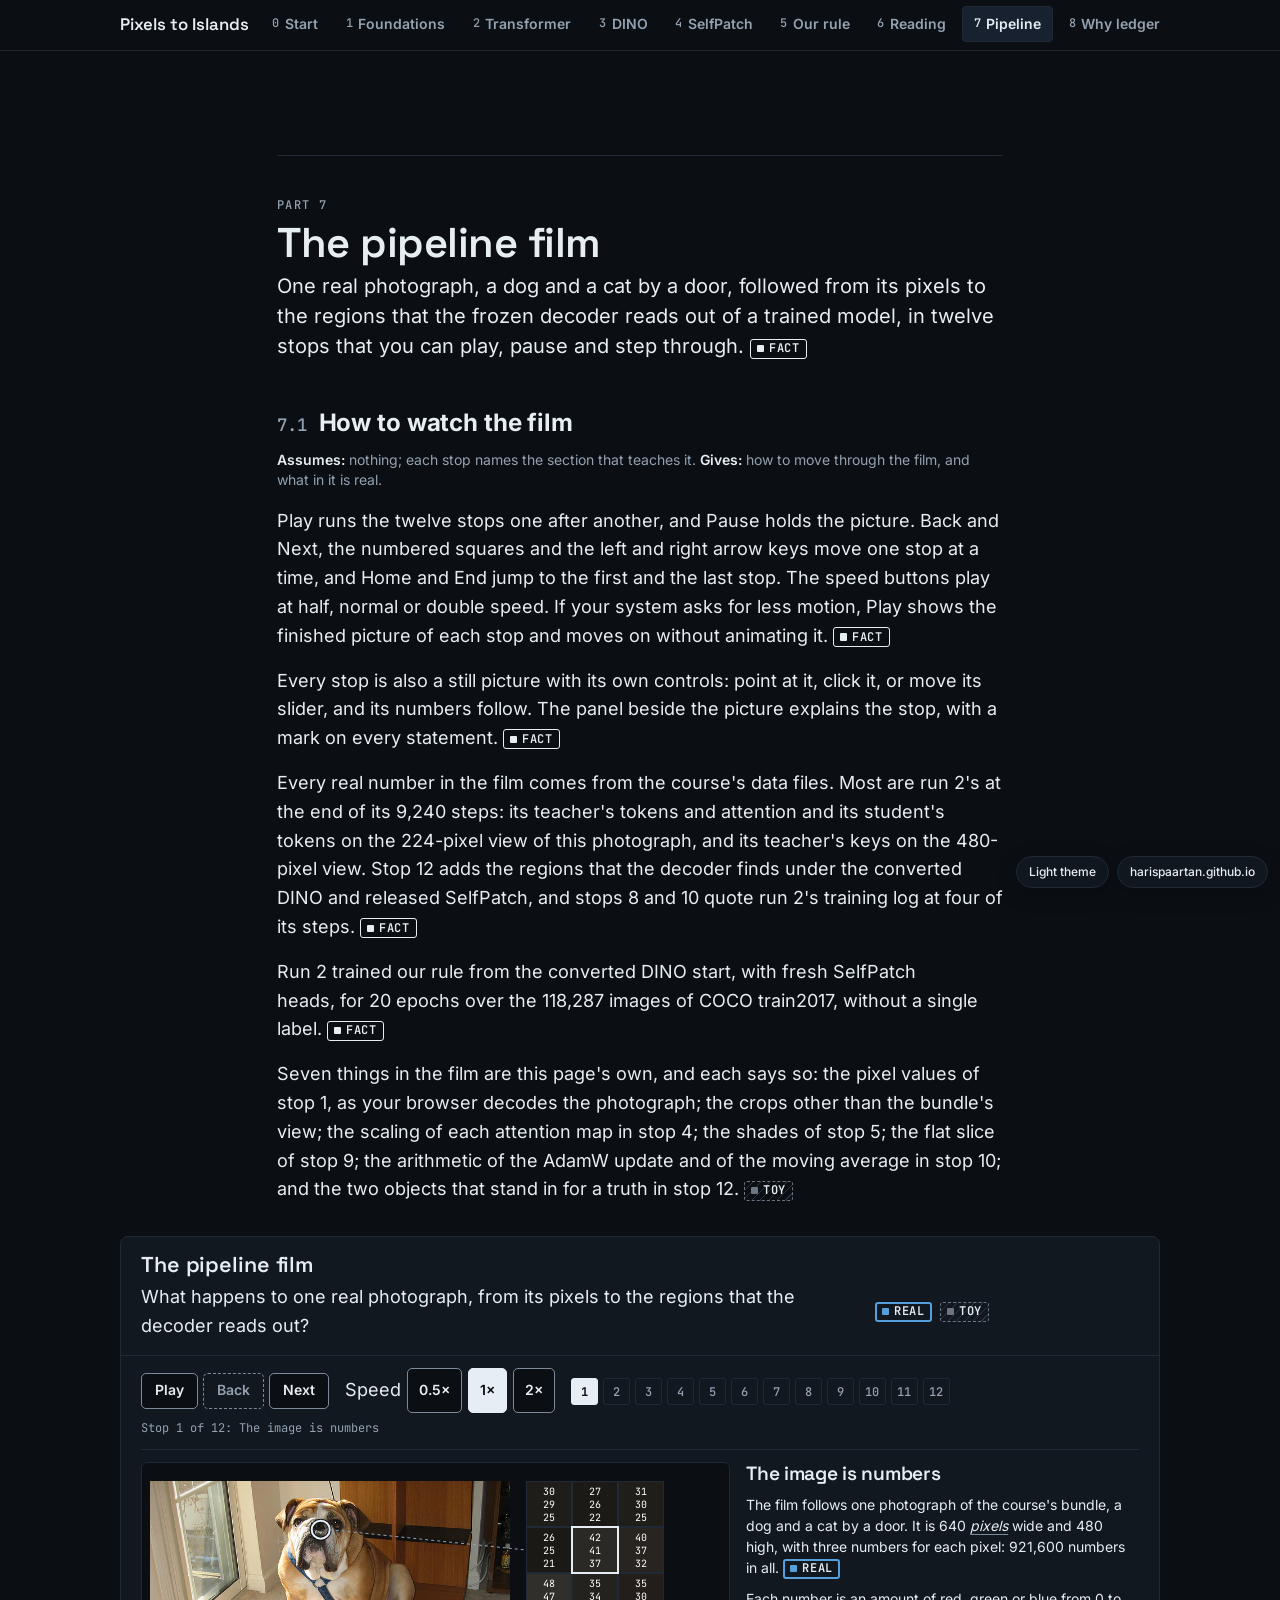
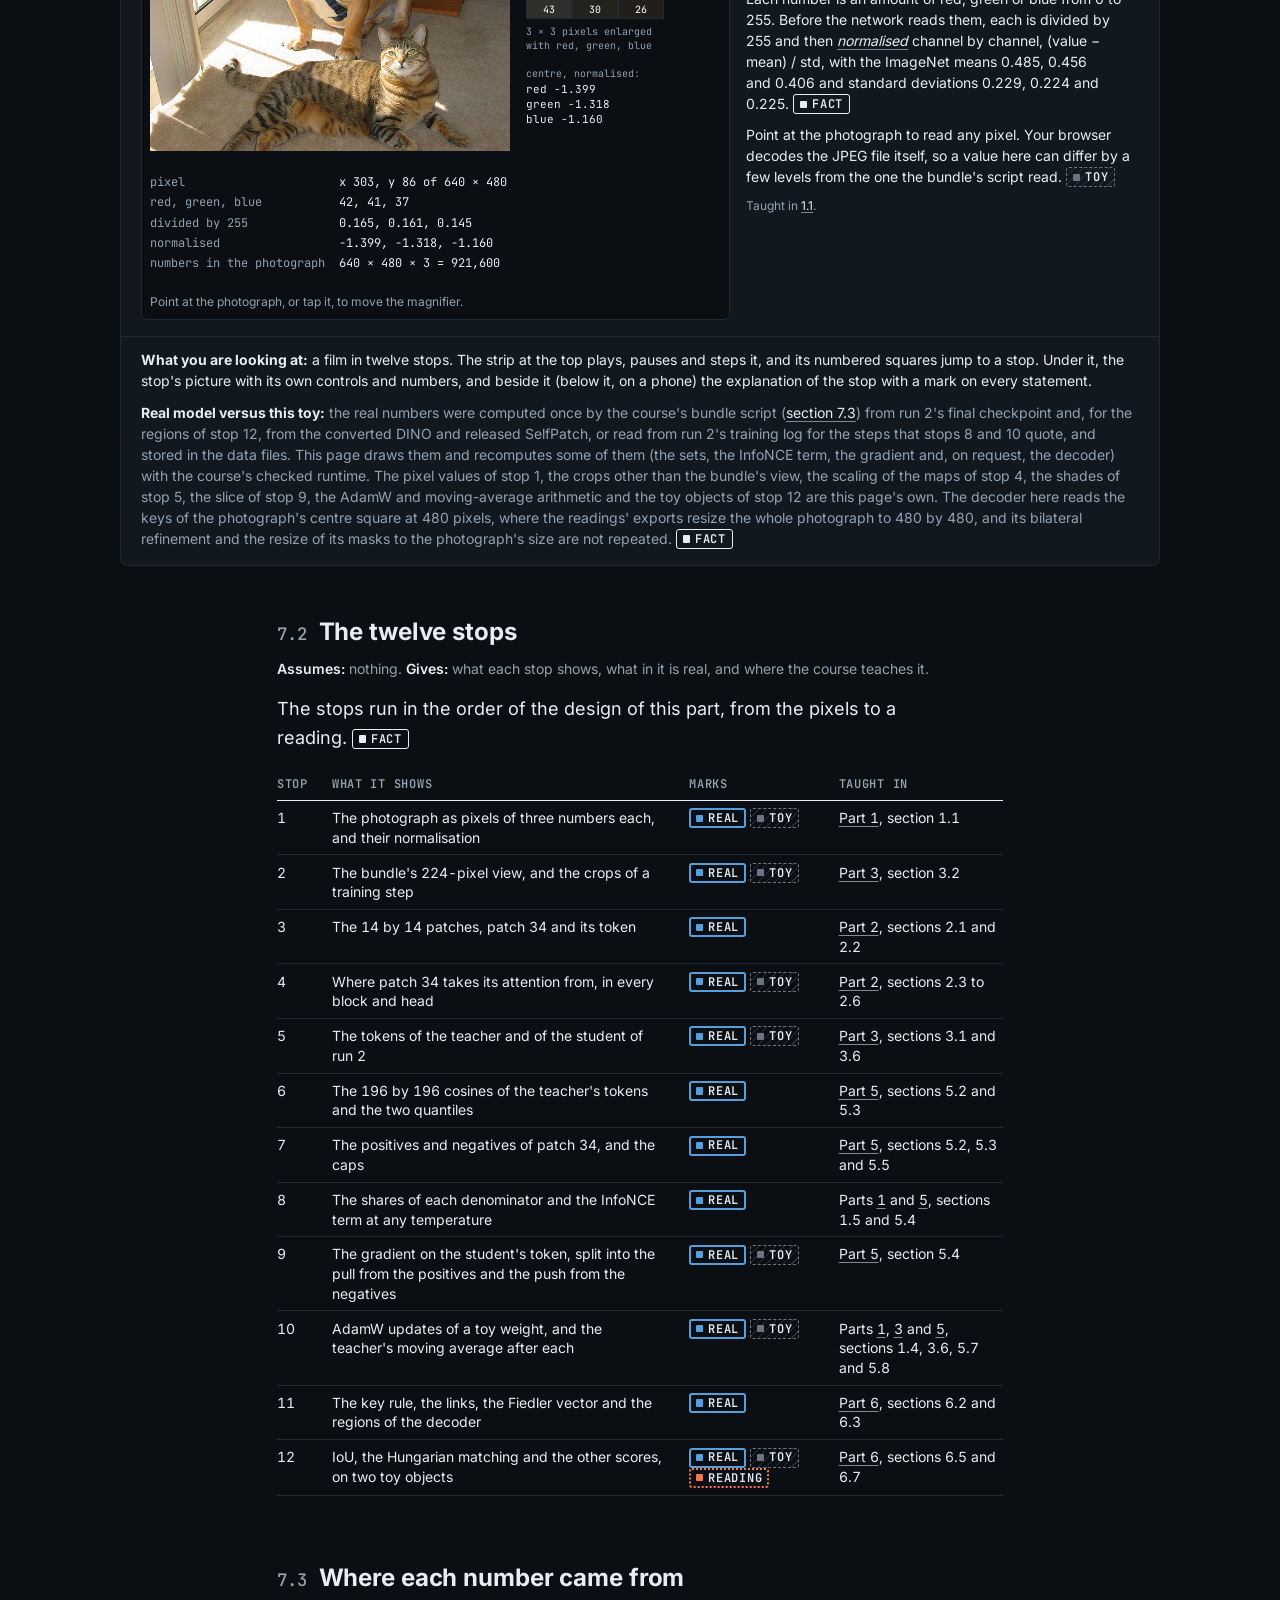
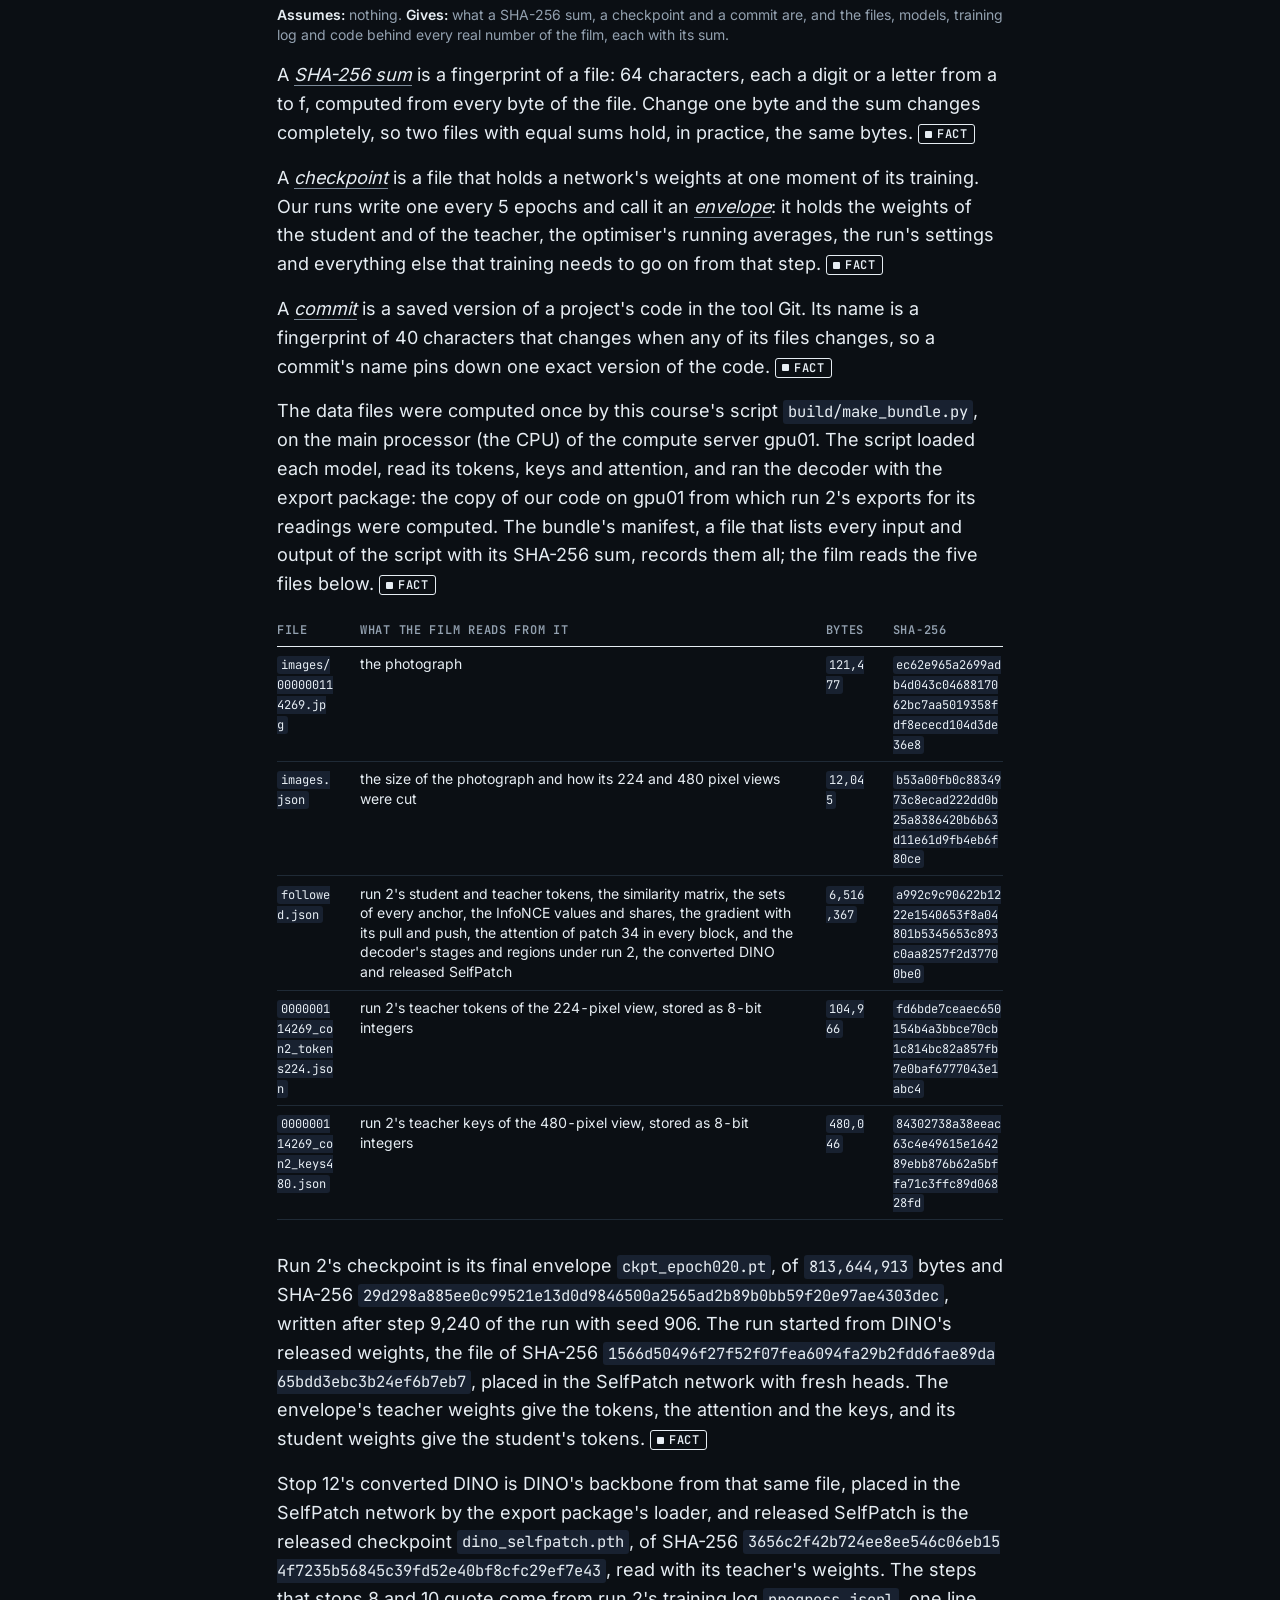
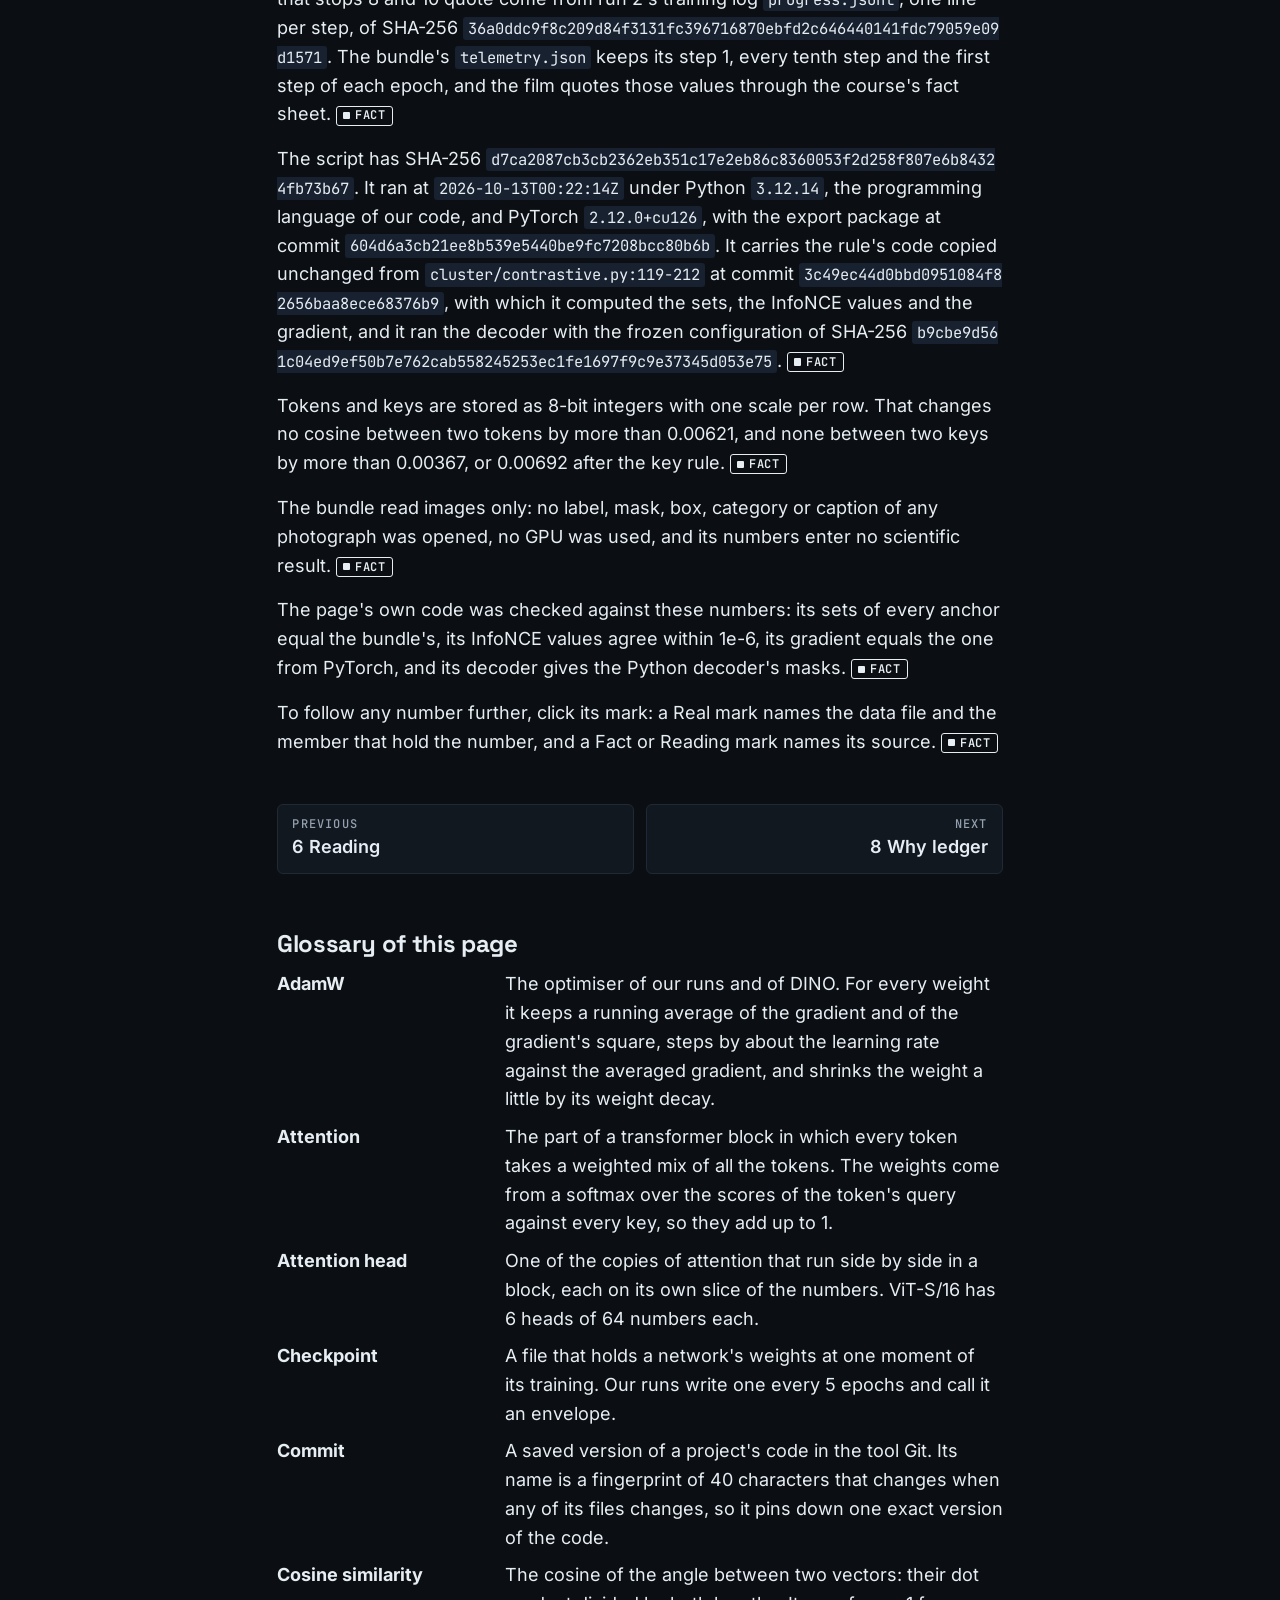
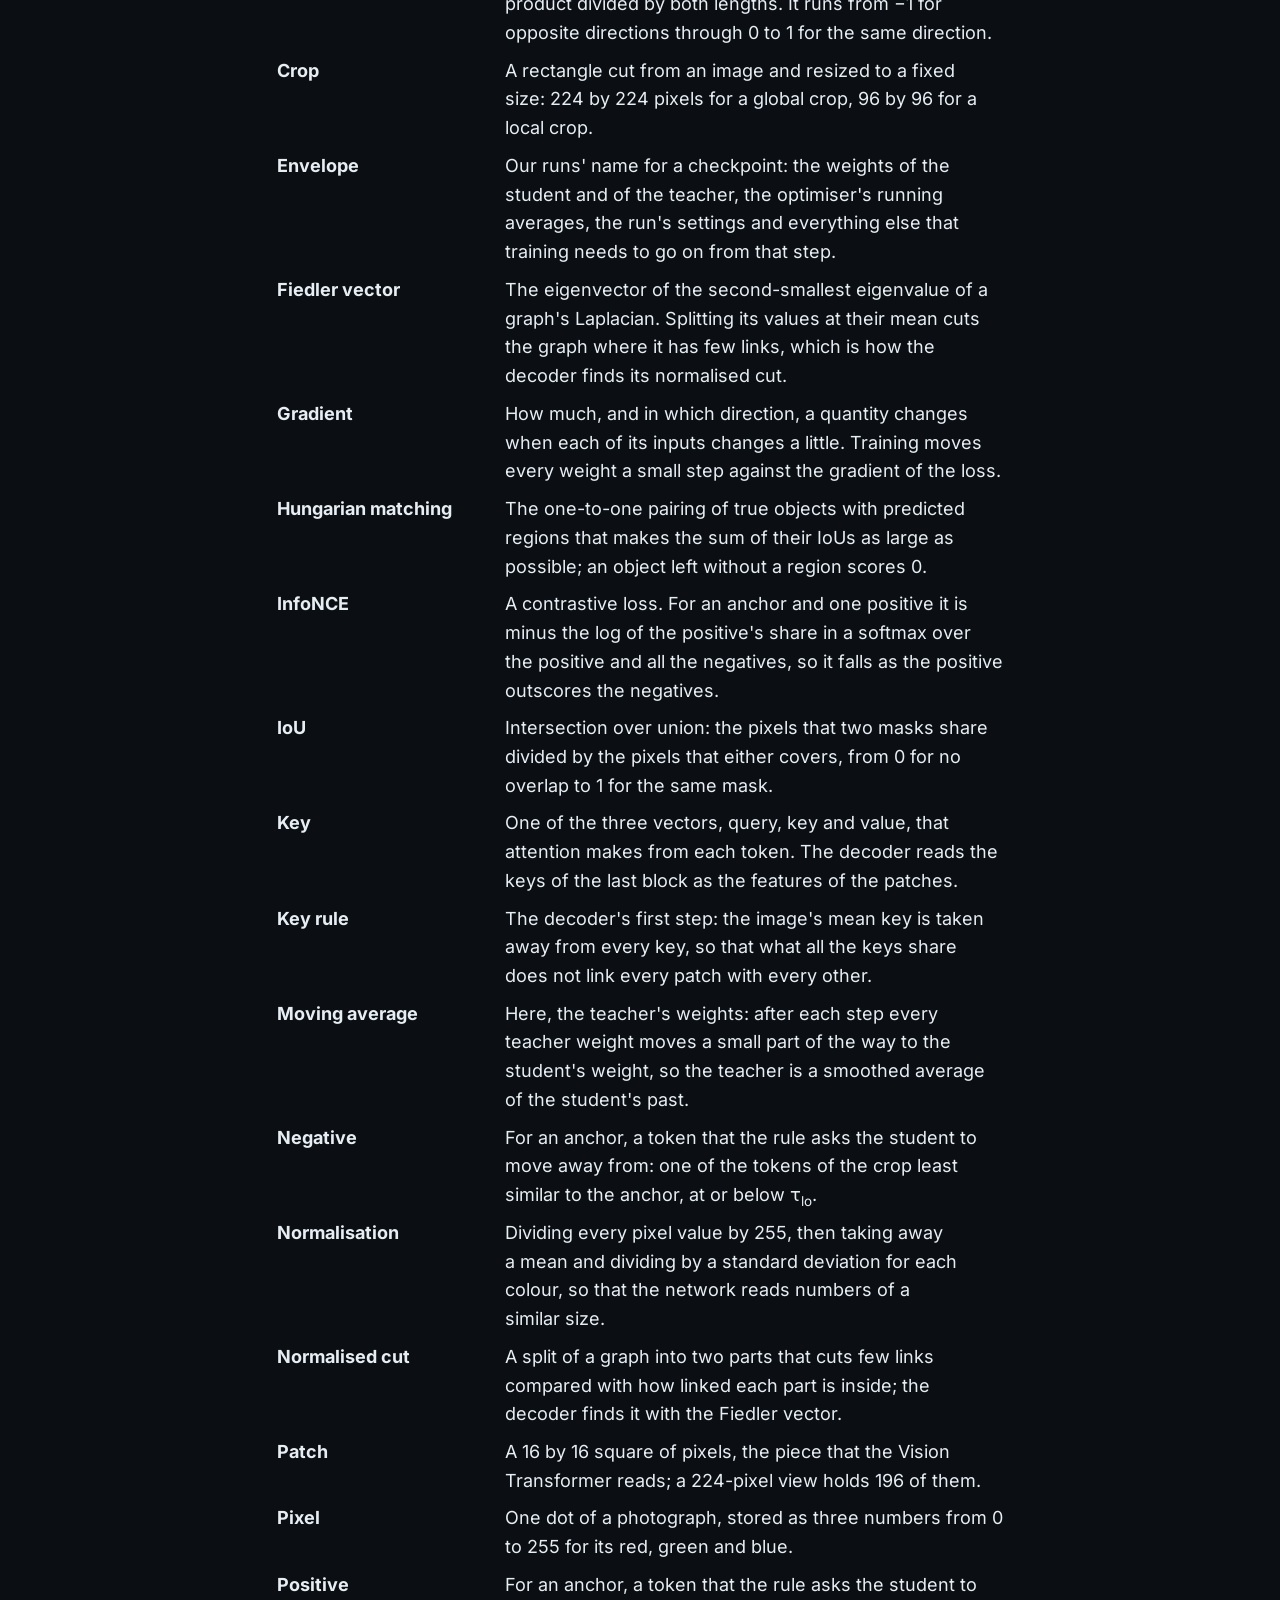
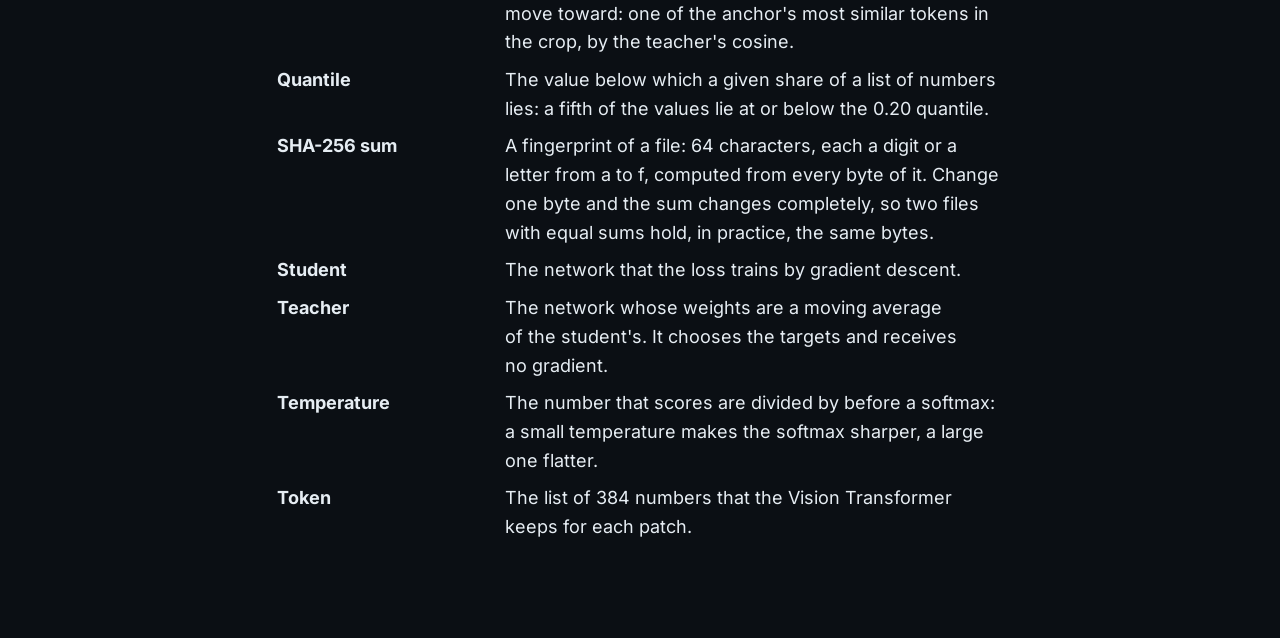
<file: p7-pipeline.html>
<!doctype html>
<html lang="en">
<head>
<meta charset="utf-8">
<meta name="viewport" content="width=device-width, initial-scale=1, viewport-fit=cover">
<title>Pixels to Islands</title>
<link rel="stylesheet" href="assets/fonts.css">
<link rel="stylesheet" href="assets/styles.css">
<link rel="stylesheet" href="assets/theme-portfolio.css">
<link rel="icon" href="assets/favicon.svg" type="image/svg+xml">
<script>try{if(localStorage.getItem('hh-theme')==='light')document.documentElement.setAttribute('data-theme','light')}catch(e){}</script>

<!-- Generated by docs/research/explainer_v2_2026-10-13/build/assemble.py from the parts under src/; edit those, not this file. -->
</head>
<body>
<nav class="topbar" id="topbar" aria-label="The pages of this course">
  <div class="topbar-inner">
    <a class="topbar-title" href="index.html">Pixels to Islands</a>
    <ul class="topbar-parts">
      <li><a class="topbar-part" href="index.html" aria-label="Start" title="Start"><span class="topbar-num" aria-hidden="true">0</span><span class="topbar-label" aria-hidden="true">Start</span></a></li>
      <li><a class="topbar-part" href="p1-foundations.html" aria-label="Part 1: Foundations" title="Part 1: Foundations"><span class="topbar-num" aria-hidden="true">1</span><span class="topbar-label" aria-hidden="true">Foundations</span></a></li>
      <li><a class="topbar-part" href="p2-vit.html" aria-label="Part 2: Transformer" title="Part 2: Transformer"><span class="topbar-num" aria-hidden="true">2</span><span class="topbar-label" aria-hidden="true">Transformer</span></a></li>
      <li><a class="topbar-part" href="p3-dino.html" aria-label="Part 3: DINO" title="Part 3: DINO"><span class="topbar-num" aria-hidden="true">3</span><span class="topbar-label" aria-hidden="true">DINO</span></a></li>
      <li><a class="topbar-part" href="p4-selfpatch.html" aria-label="Part 4: SelfPatch" title="Part 4: SelfPatch"><span class="topbar-num" aria-hidden="true">4</span><span class="topbar-label" aria-hidden="true">SelfPatch</span></a></li>
      <li><a class="topbar-part" href="p5-rule.html" aria-label="Part 5: Our rule" title="Part 5: Our rule"><span class="topbar-num" aria-hidden="true">5</span><span class="topbar-label" aria-hidden="true">Our rule</span></a></li>
      <li><a class="topbar-part" href="p6-reading.html" aria-label="Part 6: Reading" title="Part 6: Reading"><span class="topbar-num" aria-hidden="true">6</span><span class="topbar-label" aria-hidden="true">Reading</span></a></li>
      <li><a class="topbar-part" href="p7-pipeline.html" aria-current="page" aria-label="Part 7: Pipeline" title="Part 7: Pipeline"><span class="topbar-num" aria-hidden="true">7</span><span class="topbar-label" aria-hidden="true">Pipeline</span></a></li>
      <li><a class="topbar-part" href="p8-ledger.html" aria-label="Part 8: Why ledger" title="Part 8: Why ledger"><span class="topbar-num" aria-hidden="true">8</span><span class="topbar-label" aria-hidden="true">Why ledger</span></a></li>
    </ul>
  </div>
  <div class="progress" aria-hidden="true"><span class="progress-bar"></span></div>
</nav>
<main class="page p7" id="top" data-page="p7-pipeline" data-bundle-images>
<!-- Part 7 of "Pixels to Islands": the pipeline film. The copy is short: the film is the page (lab-7a-film, src/labs_p7.js). -->
<style>
  .p7 .p7-stop { display: grid; gap: 0.75rem; min-width: 0; }
  .p7 .p7-panel { display: grid; gap: 0.6rem; min-width: 0; }
  .p7 .p7-controls { display: flex; flex-wrap: wrap; align-items: center; gap: 0.5rem 0.75rem; }
  .p7 .p7-control { max-width: 24rem; }
  .p7 .p7-readout { font-size: var(--step--2); }
  .p7 .p7-hint { margin: 0; font-size: var(--step--2); color: var(--muted); }
  .p7 .p7-taught { font-size: var(--step--2); color: var(--muted); }
  .p7 .p7-canvas:focus-visible { outline: 2px solid var(--ink); outline-offset: 2px; }
  .p7 .p7-legend .p7-light::before { opacity: 0.5; }
  .p7 .p7-legend .p7-outline::before { background: transparent; box-shadow: inset 0 0 0 2px var(--role); }
  .p7 .p7-legend .p7-key-ink::before { background: transparent; box-shadow: inset 0 0 0 2px var(--ink); }
  .p7 .p7-legend .p7-key-dash::before { box-sizing: border-box; background: transparent; border: 2px dashed var(--ink); }
  .p7 .p7-legend .p7-key-dot::before { box-sizing: border-box; background: transparent; border: 2px dotted var(--ink); }
  .p7 .p7-table { border-collapse: collapse; font-family: var(--font-mono); font-size: var(--step--2); line-height: 1.4; }
  .p7 .p7-table th, .p7 .p7-table td { padding: 0.2rem 0.5rem; text-align: right; border: 1px solid var(--line); }
  .p7 .p7-table .p7-matched { font-weight: 600; background: var(--sunken); }
  .p7 .p7-sha { overflow-wrap: anywhere; word-break: break-all; }
  .p7 .p7-stops td, .p7 .p7-files td { vertical-align: top; }
</style>
<section class="part" id="part-7">
  <header class="part-head">
    <p class="part-kicker">Part 7</p>
    <h1 class="part-title">The pipeline film</h1>
    <p class="part-intro">One real photograph, a dog and a cat by a door, followed from its pixels to the regions that the frozen decoder reads out of a trained model, in twelve stops that you can play, pause and step through. <span class="mark mark-fact" data-source="spec 2026-10-13, section 4 (Part 7) and section 8">Fact</span></p>
  </header>

  <section class="sec" id="s7-1">
    <h2 class="sec-title"><span class="sec-num">7.1</span> How to watch the film</h2>
    <p class="sec-meta"><strong>Assumes:</strong> nothing; each stop names the section that teaches it. <strong>Gives:</strong> how to move through the film, and what in it is real.</p>
    <p>Play runs the twelve stops one after another, and Pause holds the picture. Back and Next, the numbered squares and the left and right arrow keys move one stop at a time, and Home and End jump to the first and the last stop. The speed buttons play at half, normal or double speed. If your system asks for less motion, Play shows the finished picture of each stop and moves on without animating it. <span class="mark mark-fact" data-source="src/scenes.js, Scenes.create">Fact</span></p>
    <p>Every stop is also a still picture with its own controls: point at it, click it, or move its slider, and its numbers follow. The panel beside the picture explains the stop, with a mark on every statement. <span class="mark mark-fact" data-source="src/labs_p7.js, lab-7a-film">Fact</span></p>
    <p>Every real number in the film comes from the course's data files. Most are run 2's at the end of its 9,240 steps: its teacher's tokens and attention and its student's tokens on the 224-pixel view of this photograph, and its teacher's keys on the 480-pixel view. Stop 12 adds the regions that the decoder finds under the converted DINO and released SelfPatch, and stops 8 and 10 quote run 2's training log at four of its steps. <span class="mark mark-fact" data-source="data/bundle_manifest.json (files, models, inputs.progress); facts/bundle_facts.json (real_tel_con2_*)">Fact</span></p>
    <p>Run 2 trained our rule from the converted DINO start, with fresh SelfPatch heads, for 20 epochs over the 118,287 images of COCO train2017, without a single label. <span class="mark mark-fact" data-source="amendment 2026-10-10, run 2; protocol 2026-10-08 §3.1">Fact</span></p>
    <p>Seven things in the film are this page's own, and each says so: the pixel values of stop 1, as your browser decodes the photograph; the crops other than the bundle's view; the scaling of each attention map in stop 4; the shades of stop 5; the flat slice of stop 9; the arithmetic of the AdamW update and of the moving average in stop 10; and the two objects that stand in for a truth in stop 12. <span class="mark mark-toy">Toy</span></p>

    <section class="lab" data-lab="lab-7a-film" id="lab-7a-film" aria-labelledby="lab-7a-film-name" data-needs="images.json,followed.json,000000114269_con2_tokens224.json,000000114269_con2_keys480.json">
      <header>
        <h3 class="lab-name" id="lab-7a-film-name">The pipeline film</h3>
        <p class="lab-question">What happens to one real photograph, from its pixels to the regions that the decoder reads out?</p>
        <span class="mark mark-real" data-bundle="followed.json#anchor">Real</span>
        <span class="mark mark-toy">Toy</span>
      </header>
      <div class="lab-body"></div>
      <p class="lab-caption"><strong>What you are looking at:</strong> a film in twelve stops. The strip at the top plays, pauses and steps it, and its numbered squares jump to a stop. Under it, the stop's picture with its own controls and numbers, and beside it (below it, on a phone) the explanation of the stop with a mark on every statement.</p>
      <p class="lab-note"><strong>Real model versus this toy:</strong> the real numbers were computed once by the course's bundle script (<a href="#s7-3">section 7.3</a>) from run 2's final checkpoint and, for the regions of stop 12, from the converted DINO and released SelfPatch, or read from run 2's training log for the steps that stops 8 and 10 quote, and stored in the data files. This page draws them and recomputes some of them (the sets, the InfoNCE term, the gradient and, on request, the decoder) with the course's checked runtime. The pixel values of stop 1, the crops other than the bundle's view, the scaling of the maps of stop 4, the shades of stop 5, the slice of stop 9, the AdamW and moving-average arithmetic and the toy objects of stop 12 are this page's own. The decoder here reads the keys of the photograph's centre square at 480 pixels, where the readings' exports resize the whole photograph to 480 by 480, and its bilateral refinement and the resize of its masks to the photograph's size are not repeated. <span class="mark mark-fact" data-source="data/bundle_manifest.json (models, inputs.progress, views); src/labs_p7.js">Fact</span></p>
    </section>
  </section>

  <section class="sec" id="s7-2">
    <h2 class="sec-title"><span class="sec-num">7.2</span> The twelve stops</h2>
    <p class="sec-meta"><strong>Assumes:</strong> nothing. <strong>Gives:</strong> what each stop shows, what in it is real, and where the course teaches it.</p>
    <p>The stops run in the order of the design of this part, from the pixels to a reading. <span class="mark mark-fact" data-source="spec 2026-10-13, section 4 (Part 7)">Fact</span></p>
    <div class="scroll-x">
      <table class="p7-stops">
        <thead>
          <tr><th scope="col">Stop</th><th scope="col">What it shows</th><th scope="col">Marks</th><th scope="col">Taught in</th></tr>
        </thead>
        <tbody>
          <tr><td>1</td><td>The photograph as pixels of three numbers each, and their normalisation</td><td><span class="mark mark-real" data-bundle="images.json#images">Real</span> <span class="mark mark-toy">Toy</span></td><td><a href="p1-foundations.html">Part 1</a>, section 1.1</td></tr>
          <tr><td>2</td><td>The bundle's 224-pixel view, and the crops of a training step</td><td><span class="mark mark-real" data-bundle="images.json#images">Real</span> <span class="mark mark-toy">Toy</span></td><td><a href="p3-dino.html">Part 3</a>, section 3.2</td></tr>
          <tr><td>3</td><td>The 14 by 14 patches, patch 34 and its token</td><td><span class="mark mark-real" data-bundle="000000114269_con2_tokens224.json#tokens">Real</span></td><td><a href="p2-vit.html">Part 2</a>, sections 2.1 and 2.2</td></tr>
          <tr><td>4</td><td>Where patch 34 takes its attention from, in every block and head</td><td><span class="mark mark-real" data-bundle="followed.json#attention_rows_con2">Real</span> <span class="mark mark-toy">Toy</span></td><td><a href="p2-vit.html">Part 2</a>, sections 2.3 to 2.6</td></tr>
          <tr><td>5</td><td>The tokens of the teacher and of the student of run 2</td><td><span class="mark mark-real" data-bundle="followed.json#teacher_tokens224">Real</span> <span class="mark mark-toy">Toy</span></td><td><a href="p3-dino.html">Part 3</a>, sections 3.1 and 3.6</td></tr>
          <tr><td>6</td><td>The 196 by 196 cosines of the teacher's tokens and the two quantiles</td><td><span class="mark mark-real" data-bundle="followed.json#sim_teacher">Real</span></td><td><a href="p5-rule.html">Part 5</a>, sections 5.2 and 5.3</td></tr>
          <tr><td>7</td><td>The positives and negatives of patch 34, and the caps</td><td><span class="mark mark-real" data-bundle="followed.json#pos">Real</span></td><td><a href="p5-rule.html">Part 5</a>, sections 5.2, 5.3 and 5.5</td></tr>
          <tr><td>8</td><td>The shares of each denominator and the InfoNCE term at any temperature</td><td><span class="mark mark-real" data-bundle="followed.json#anchor_shares">Real</span></td><td>Parts <a href="p1-foundations.html">1</a> and <a href="p5-rule.html">5</a>, sections 1.5 and 5.4</td></tr>
          <tr><td>9</td><td>The gradient on the student's token, split into the pull from the positives and the push from the negatives</td><td><span class="mark mark-real" data-bundle="followed.json#anchor_grad">Real</span> <span class="mark mark-toy">Toy</span></td><td><a href="p5-rule.html">Part 5</a>, section 5.4</td></tr>
          <tr><td>10</td><td>AdamW updates of a toy weight, and the teacher's moving average after each</td><td><span class="mark mark-real" data-bundle="telemetry.json#runs">Real</span> <span class="mark mark-toy">Toy</span></td><td>Parts <a href="p1-foundations.html">1</a>, <a href="p3-dino.html">3</a> and <a href="p5-rule.html">5</a>, sections 1.4, 3.6, 5.7 and 5.8</td></tr>
          <tr><td>11</td><td>The key rule, the links, the Fiedler vector and the regions of the decoder</td><td><span class="mark mark-real" data-bundle="followed.json#decoder">Real</span></td><td><a href="p6-reading.html">Part 6</a>, sections 6.2 and 6.3</td></tr>
          <tr><td>12</td><td>IoU, the Hungarian matching and the other scores, on two toy objects</td><td><span class="mark mark-real" data-bundle="followed.json#decoder">Real</span> <span class="mark mark-toy">Toy</span> <span class="mark mark-reading" data-source="reading 2026-10-11, run 2">Reading</span></td><td><a href="p6-reading.html">Part 6</a>, sections 6.5 and 6.7</td></tr>
        </tbody>
      </table>
    </div>
  </section>

  <section class="sec" id="s7-3">
    <h2 class="sec-title"><span class="sec-num">7.3</span> Where each number came from</h2>
    <p class="sec-meta"><strong>Assumes:</strong> nothing. <strong>Gives:</strong> what a SHA-256 sum, a checkpoint and a commit are, and the files, models, training log and code behind every real number of the film, each with its sum.</p>
    <p>A <dfn data-term="SHA-256 sum">SHA-256 sum</dfn> is a fingerprint of a file: 64 characters, each a digit or a letter from a to f, computed from every byte of the file. Change one byte and the sum changes completely, so two files with equal sums hold, in practice, the same bytes. <span class="mark mark-fact" data-source="NIST FIPS 180-4, the Secure Hash Standard (SHA-256)">Fact</span></p>
    <p>A <dfn data-term="checkpoint">checkpoint</dfn> is a file that holds a network's weights at one moment of its training. Our runs write one every 5 epochs and call it an <dfn data-term="envelope">envelope</dfn>: it holds the weights of the student and of the teacher, the optimiser's running averages, the run's settings and everything else that training needs to go on from that step. <span class="mark mark-fact" data-source="protocol 2026-10-08 §3.1; code: cluster/train.py, save_envelope">Fact</span></p>
    <p>A <dfn data-term="commit">commit</dfn> is a saved version of a project's code in the tool Git. Its name is a fingerprint of 40 characters that changes when any of its files changes, so a commit's name pins down one exact version of the code. <span class="mark mark-fact" data-source="Git documentation (git-commit; object names)">Fact</span></p>
    <p>The data files were computed once by this course's script <code>build/make_bundle.py</code>, on the main processor (the CPU) of the compute server gpu01. The script loaded each model, read its tokens, keys and attention, and ran the decoder with the export package: the copy of our code on gpu01 from which run 2's exports for its readings were computed. The bundle's manifest, a file that lists every input and output of the script with its SHA-256 sum, records them all; the film reads the five files below. <span class="mark mark-fact" data-source="data/bundle_manifest.json (files, script, environment, export_package); build/make_bundle.py, its opening note; execution record 2026-10-10, run 2">Fact</span></p>
    <div class="scroll-x">
      <table class="p7-files">
        <thead>
          <tr><th scope="col">File</th><th scope="col">What the film reads from it</th><th scope="col">Bytes</th><th scope="col">SHA-256</th></tr>
        </thead>
        <tbody>
          <tr data-file="images/000000114269.jpg"><td><code>images/000000114269.jpg</code></td><td>the photograph</td><td><code class="p7-bytes">121,477</code></td><td><code class="p7-sha">ec62e965a2699adb4d043c0468817062bc7aa5019358fdf8ececd104d3de36e8</code></td></tr>
          <tr data-file="images.json"><td><code>images.json</code></td><td>the size of the photograph and how its 224 and 480 pixel views were cut</td><td><code class="p7-bytes">12,045</code></td><td><code class="p7-sha">b53a00fb0c8834973c8ecad222dd0b25a8386420b6b63d11e61d9fb4eb6f80ce</code></td></tr>
          <tr data-file="followed.json"><td><code>followed.json</code></td><td>run 2's student and teacher tokens, the similarity matrix, the sets of every anchor, the InfoNCE values and shares, the gradient with its pull and push, the attention of patch 34 in every block, and the decoder's stages and regions under run 2, the converted DINO and released SelfPatch</td><td><code class="p7-bytes">6,516,367</code></td><td><code class="p7-sha">a992c9c90622b1222e1540653f8a04801b5345653c893c0aa8257f2d37700be0</code></td></tr>
          <tr data-file="000000114269_con2_tokens224.json"><td><code>000000114269_con2_tokens224.json</code></td><td>run 2's teacher tokens of the 224-pixel view, stored as 8-bit integers</td><td><code class="p7-bytes">104,966</code></td><td><code class="p7-sha">fd6bde7ceaec650154b4a3bbce70cb1c814bc82a857fb7e0baf6777043e1abc4</code></td></tr>
          <tr data-file="000000114269_con2_keys480.json"><td><code>000000114269_con2_keys480.json</code></td><td>run 2's teacher keys of the 480-pixel view, stored as 8-bit integers</td><td><code class="p7-bytes">480,046</code></td><td><code class="p7-sha">84302738a38eeac63c4e49615e164289ebb876b62a5bffa71c3ffc89d06828fd</code></td></tr>
        </tbody>
      </table>
    </div>
    <p>Run 2's checkpoint is its final envelope <code>ckpt_epoch020.pt</code>, of <code>813,644,913</code> bytes and SHA-256 <code class="p7-sha">29d298a885ee0c99521e13d0d9846500a2565ad2b89b0bb59f20e97ae4303dec</code>, written after step 9,240 of the run with seed 906. The run started from DINO's released weights, the file of SHA-256 <code class="p7-sha">1566d50496f27f52f07fea6094fa29b2fdd6fae89da65bdd3ebc3b24ef6b7eb7</code>, placed in the SelfPatch network with fresh heads. The envelope's teacher weights give the tokens, the attention and the keys, and its student weights give the student's tokens. <span class="mark mark-fact" data-source="data/bundle_manifest.json (models.con2, models.con2_student); amendment 2026-10-10, run 2, §2">Fact</span></p>
    <p>Stop 12's converted DINO is DINO's backbone from that same file, placed in the SelfPatch network by the export package's loader, and released SelfPatch is the released checkpoint <code>dino_selfpatch.pth</code>, of SHA-256 <code class="p7-sha">3656c2f42b724ee8ee546c06eb154f7235b56845c39fd52e40bf8cfc29ef7e43</code>, read with its teacher's weights. The steps that stops 8 and 10 quote come from run 2's training log <code>progress.jsonl</code>, one line per step, of SHA-256 <code class="p7-sha">36a0ddc9f8c209d84f3131fc396716870ebfd2c646440141fdc79059e09d1571</code>. The bundle's <code>telemetry.json</code> keeps its step 1, every tenth step and the first step of each epoch, and the film quotes those values through the course's fact sheet. <span class="mark mark-fact" data-source="data/bundle_manifest.json (models.dino, models.selfpatch, inputs.progress); data/telemetry.json (sampling); facts/bundle_facts.json (real_tel_con2_*)">Fact</span></p>
    <p>The script has SHA-256 <code class="p7-sha">d7ca2087cb3cb2362eb351c17e2eb86c8360053f2d258f807e6b84324fb73b67</code>. It ran at <code>2026-10-13T00:22:14Z</code> under Python <code>3.12.14</code>, the programming language of our code, and PyTorch <code>2.12.0+cu126</code>, with the export package at commit <code class="p7-sha">604d6a3cb21ee8b539e5440be9fc7208bcc80b6b</code>. It carries the rule's code copied unchanged from <code>cluster/contrastive.py:119-212</code> at commit <code class="p7-sha">3c49ec44d0bbd0951084f82656baa8ece68376b9</code>, with which it computed the sets, the InfoNCE values and the gradient, and it ran the decoder with the frozen configuration of SHA-256 <code class="p7-sha">b9cbe9d561c04ed9ef50b7e762cab558245253ec1fe1697f9c9e37345d053e75</code>. <span class="mark mark-fact" data-source="data/bundle_manifest.json (script, environment, export_package, rule, decoder_config)">Fact</span></p>
    <p>Tokens and keys are stored as 8-bit integers with one scale per row. That changes no cosine between two tokens by more than 0.00621, and none between two keys by more than 0.00367, or 0.00692 after the key rule. <span class="mark mark-fact" data-source="data/bundle_manifest.json (quantisation)">Fact</span></p>
    <p>The bundle read images only: no label, mask, box, category or caption of any photograph was opened, no GPU was used, and its numbers enter no scientific result. <span class="mark mark-fact" data-source="data/bundle_manifest.json (hygiene)">Fact</span></p>
    <p>The page's own code was checked against these numbers: its sets of every anchor equal the bundle's, its InfoNCE values agree within 1e-6, its gradient equals the one from PyTorch, and its decoder gives the Python decoder's masks. <span class="mark mark-fact" data-source="tests/run_node_checks.js, the cross-checks of Task 2">Fact</span></p>
    <p>To follow any number further, click its mark: a Real mark names the data file and the member that hold the number, and a Fact or Reading mark names its source. <span class="mark mark-fact" data-source="src/boot.js, the mark popovers">Fact</span></p>
  </section>
</section>
<nav class="pager" aria-label="Previous and next page">
  <a class="pager-prev" href="p6-reading.html" rel="prev"><span class="pager-dir">Previous</span> <span class="pager-title">6 Reading</span></a>
  <a class="pager-next" href="p8-ledger.html" rel="next"><span class="pager-dir">Next</span> <span class="pager-title">8 Why ledger</span></a>
</nav>
<section class="end" id="glossary-section" aria-labelledby="glossary-section-title">
  <h2 id="glossary-section-title">Glossary of this page</h2>
  <dl id="glossary">
    <dt data-term="AdamW" id="gloss-adamw">AdamW</dt>
    <dd>The optimiser of our runs and of DINO. For every weight it keeps a running average of the gradient and of the gradient's square, steps by about the learning rate against the averaged gradient, and shrinks the weight a little by its weight decay.</dd>
    <dt data-term="attention" id="gloss-attention">Attention</dt>
    <dd>The part of a transformer block in which every token takes a weighted mix of all the tokens. The weights come from a softmax over the scores of the token's query against every key, so they add up to 1.</dd>
    <dt data-term="attention head" id="gloss-attention-head">Attention head</dt>
    <dd>One of the copies of attention that run side by side in a block, each on its own slice of the numbers. ViT-S/16 has 6 heads of 64 numbers each.</dd>
    <dt data-term="checkpoint" id="gloss-checkpoint">Checkpoint</dt>
    <dd>A file that holds a network's weights at one moment of its training. Our runs write one every 5 epochs and call it an envelope.</dd>
    <dt data-term="commit" id="gloss-commit">Commit</dt>
    <dd>A saved version of a project's code in the tool Git. Its name is a fingerprint of 40 characters that changes when any of its files changes, so it pins down one exact version of the code.</dd>
    <dt data-term="cosine similarity" id="gloss-cosine-similarity">Cosine similarity</dt>
    <dd>The cosine of the angle between two vectors: their dot product divided by both lengths. It runs from −1 for opposite directions through 0 to 1 for the same direction.</dd>
    <dt data-term="crop" id="gloss-crop">Crop</dt>
    <dd>A rectangle cut from an image and resized to a fixed size: 224 by 224 pixels for a global crop, 96 by 96 for a local crop.</dd>
    <dt data-term="envelope" id="gloss-envelope">Envelope</dt>
    <dd>Our runs' name for a checkpoint: the weights of the student and of the teacher, the optimiser's running averages, the run's settings and everything else that training needs to go on from that step.</dd>
    <dt data-term="Fiedler vector" id="gloss-fiedler-vector">Fiedler vector</dt>
    <dd>The eigenvector of the second-smallest eigenvalue of a graph's Laplacian. Splitting its values at their mean cuts the graph where it has few links, which is how the decoder finds its normalised cut.</dd>
    <dt data-term="gradient" id="gloss-gradient">Gradient</dt>
    <dd>How much, and in which direction, a quantity changes when each of its inputs changes a little. Training moves every weight a small step against the gradient of the loss.</dd>
    <dt data-term="Hungarian matching" id="gloss-hungarian-matching">Hungarian matching</dt>
    <dd>The one-to-one pairing of true objects with predicted regions that makes the sum of their IoUs as large as possible; an object left without a region scores 0.</dd>
    <dt data-term="InfoNCE" id="gloss-infonce">InfoNCE</dt>
    <dd>A contrastive loss. For an anchor and one positive it is minus the log of the positive's share in a softmax over the positive and all the negatives, so it falls as the positive outscores the negatives.</dd>
    <dt data-term="IoU" id="gloss-iou">IoU</dt>
    <dd>Intersection over union: the pixels that two masks share divided by the pixels that either covers, from 0 for no overlap to 1 for the same mask.</dd>
    <dt data-term="key" id="gloss-key">Key</dt>
    <dd>One of the three vectors, query, key and value, that attention makes from each token. The decoder reads the keys of the last block as the features of the patches.</dd>
    <dt data-term="key rule" id="gloss-key-rule">Key rule</dt>
    <dd>The decoder's first step: the image's mean key is taken away from every key, so that what all the keys share does not link every patch with every other.</dd>
    <dt data-term="moving average" id="gloss-moving-average">Moving average</dt>
    <dd>Here, the teacher's weights: after each step every teacher weight moves a small part of the way to the student's weight, so the teacher is a smoothed average of the student's past.</dd>
    <dt data-term="negative" id="gloss-negative">Negative</dt>
    <dd>For an anchor, a token that the rule asks the student to move away from: one of the tokens of the crop least similar to the anchor, at or below τ<sub>lo</sub>.</dd>
    <dt data-term="normalisation" id="gloss-normalisation">Normalisation</dt>
    <dd>Dividing every pixel value by 255, then taking away a mean and dividing by a standard deviation for each colour, so that the network reads numbers of a similar size.</dd>
    <dt data-term="normalised cut" id="gloss-normalised-cut">Normalised cut</dt>
    <dd>A split of a graph into two parts that cuts few links compared with how linked each part is inside; the decoder finds it with the Fiedler vector.</dd>
    <dt data-term="patch" id="gloss-patch">Patch</dt>
    <dd>A 16 by 16 square of pixels, the piece that the Vision Transformer reads; a 224-pixel view holds 196 of them.</dd>
    <dt data-term="pixel" id="gloss-pixel">Pixel</dt>
    <dd>One dot of a photograph, stored as three numbers from 0 to 255 for its red, green and blue.</dd>
    <dt data-term="positive" id="gloss-positive">Positive</dt>
    <dd>For an anchor, a token that the rule asks the student to move toward: one of the anchor's most similar tokens in the crop, by the teacher's cosine.</dd>
    <dt data-term="quantile" id="gloss-quantile">Quantile</dt>
    <dd>The value below which a given share of a list of numbers lies: a fifth of the values lie at or below the 0.20 quantile.</dd>
    <dt data-term="SHA-256 sum" id="gloss-sha-256-sum">SHA-256 sum</dt>
    <dd>A fingerprint of a file: 64 characters, each a digit or a letter from a to f, computed from every byte of it. Change one byte and the sum changes completely, so two files with equal sums hold, in practice, the same bytes.</dd>
    <dt data-term="student" id="gloss-student">Student</dt>
    <dd>The network that the loss trains by gradient descent.</dd>
    <dt data-term="teacher" id="gloss-teacher">Teacher</dt>
    <dd>The network whose weights are a moving average of the student's. It chooses the targets and receives no gradient.</dd>
    <dt data-term="temperature" id="gloss-temperature">Temperature</dt>
    <dd>The number that scores are divided by before a softmax: a small temperature makes the softmax sharper, a large one flatter.</dd>
    <dt data-term="token" id="gloss-token">Token</dt>
    <dd>The list of 384 numbers that the Vision Transformer keeps for each patch.</dd>
  </dl>
</section>
</main>
<script src="assets/core.js"></script>
<script src="assets/scenes.js"></script>
<script src="assets/toy_vit.js"></script>
<script src="assets/labs_p7.js"></script>
<script src="assets/boot.js"></script>

<div class="pf-bar"><button type="button" id="pf-theme" aria-pressed="false">Light theme</button><a href="https://harispaartan.github.io/#research" title="Back to the portfolio">harispaartan.github.io</a></div>
<script>(function(){var b=document.getElementById('pf-theme');if(!b)return;var r=document.documentElement;function sync(){var l=r.getAttribute('data-theme')==='light';b.textContent=l?'Dark theme':'Light theme';b.setAttribute('aria-pressed',l?'true':'false');}b.addEventListener('click',function(){var l=r.getAttribute('data-theme')==='light';if(l)r.removeAttribute('data-theme');else r.setAttribute('data-theme','light');try{localStorage.setItem('hh-theme',l?'dark':'light')}catch(e){}sync();});sync();})();</script>
</body>
</html>
</file>
<file: assets/fonts.css>
/* Self-hosted fonts (SIL Open Font License), replacing the Google Fonts request of the original build. */
@font-face { font-family: "Inter"; font-style: normal; font-weight: 100 900; font-display: swap; src: url("fonts/inter-latin-wght-normal.woff2") format("woff2"); }
@font-face { font-family: "Space Grotesk"; font-style: normal; font-weight: 300 700; font-display: swap; src: url("fonts/space-grotesk-latin-wght-normal.woff2") format("woff2"); }
@font-face { font-family: "JetBrains Mono"; font-style: normal; font-weight: 100 800; font-display: swap; src: url("fonts/jetbrains-mono-latin-wght-normal.woff2") format("woff2"); }
</file>
<file: assets/styles.css>
/* ==========================================================================
   Pixels to Islands: the whole stylesheet, shared by the nine pages.

   Ported from docs/research/explainer_2026-09-28/src/styles.css. Its tokens and both
   theme blocks are kept exactly (spec section 11).

   Order: 1 tokens (light on bare :root, then the two dark blocks), 2 base and
   typography, 3 page frame (wrapper, top bar of nine links, progress line), 4 prose
   (parts, sections, lists, figures, tables, code), 5 statement kinds (fact / toy / plan,
   kept for the lab runtime) and the glossary popover, 6 lab panels and their controls,
   7 image chooser and lab errors, 8 utilities, 9 reduced motion and forced colours,
   10 the course's own components (marks, why cards, equation walks, scenes, page
   furniture), 11 the ported labs' styles (Lab M and Lab N).

   Every colour comes from a token. Canvases read the same tokens through
   Core.theme(), so the page and the drawings change theme together.
   Role colours carry one meaning everywhere: green student, blue teacher,
   orange positive, purple negative, grey ignored. The four marks (section 10)
   use role colours as a second cue only: the line style and the word tell them
   apart without colour. Page chrome (buttons, focus, links) uses only the
   neutral tokens.
   See README.md (next to design.md) for the class names authors use.
   ========================================================================== */

/* 1. Tokens ---------------------------------------------------------------- */

:root {
  color-scheme: light;

  /* ground and text */
  --paper: #EEF1F4;
  --ink: #14181D;
  --muted: #4C5661;
  --line: #C9D1DA;

  /* roles: the same meaning in every lab */
  --student: #2A7F62;
  --teacher: #1F6FB2;
  --positive: #E4572E;
  --negative: #7A3E9D;
  --ignored: #9AA5B1;

  /* derived neutrals: chrome only, never data */
  --surface: #F8FAFB;
  --sunken: #E2E7EC;
  --control: #7D8995;
  --hatch: #C9D1DA;
  --focus: #14181D;
  --on-role: #FFFFFF;
  --on-ink: #EEF1F4;

  /* type */
  --font-display: "Fraunces", "Iowan Old Style", "Palatino Linotype", Palatino, "Book Antiqua", Georgia, serif;
  --font-body: "Source Sans 3", "Source Sans Pro", -apple-system, BlinkMacSystemFont, "Segoe UI", Roboto, "Helvetica Neue", Arial, sans-serif;
  --font-mono: "JetBrains Mono", ui-monospace, "SFMono-Regular", "Cascadia Mono", "Segoe UI Mono", Menlo, Consolas, "Liberation Mono", monospace;

  --step--2: 0.75rem;
  --step--1: 0.875rem;
  --step-0: clamp(1.0625rem, 1rem + 0.25vw, 1.125rem);
  --step-1: 1.25rem;
  --step-2: 1.5rem;
  --step-3: clamp(1.85rem, 1.45rem + 1.9vw, 2.6rem);
  --step-4: clamp(2.2rem, 1.6rem + 2.8vw, 3.4rem);

  /* layout */
  --measure: 66ch;
  --wide: 1040px;
  --strip: 280px;
  --gutter: 16px;
  --topbar-h: 3.25rem; /* boot.js replaces this with the measured height */
  --radius: 6px;
}

@media (prefers-color-scheme: dark) {
  :root:not([data-theme="light"]) {
    color-scheme: dark;
    --paper: #0F1418;
    --ink: #ECEFF3;
    --muted: #A6B0BB;
    --line: #2A343E;
    --student: #43B18D;
    --teacher: #579FDB;
    --positive: #F17855;
    --negative: #B47DD4;
    --ignored: #6A7581;
    --surface: #141A1F;
    --sunken: #1C242B;
    --control: #6F7B87;
    --hatch: #2F3A45;
    --focus: #ECEFF3;
    --on-role: #0F1418;
    --on-ink: #0F1418;
  }
}

:root[data-theme="dark"] {
  color-scheme: dark;
  --paper: #0F1418;
  --ink: #ECEFF3;
  --muted: #A6B0BB;
  --line: #2A343E;
  --student: #43B18D;
  --teacher: #579FDB;
  --positive: #F17855;
  --negative: #B47DD4;
  --ignored: #6A7581;
  --surface: #141A1F;
  --sunken: #1C242B;
  --control: #6F7B87;
  --hatch: #2F3A45;
  --focus: #ECEFF3;
  --on-role: #0F1418;
  --on-ink: #0F1418;
}

/* 2. Base and typography --------------------------------------------------- */

html {
  -webkit-text-size-adjust: 100%;
  text-size-adjust: 100%;
  /* anchor jumps land below the sticky top bar */
  scroll-padding-top: calc(var(--topbar-h) + env(safe-area-inset-top, 0px) + 12px);
}

@media (prefers-reduced-motion: no-preference) {
  html { scroll-behavior: smooth; }
}

body {
  margin: 0;
  background: var(--paper);
  color: var(--ink);
  font-family: var(--font-body);
  font-size: var(--step-0);
  line-height: 1.6;
  font-kerning: normal;
  overflow-wrap: break-word;
}

::selection {
  background: color-mix(in srgb, var(--ink) 18%, transparent);
}

:where(h1, h2, h3, h4, h5, h6) {
  margin: 0;
  line-height: 1.2;
  text-wrap: balance;
  color: var(--ink);
}

:where(p, li, dd, figcaption) { text-wrap: pretty; }

:where(.page) h1 {
  font-family: var(--font-display);
  font-optical-sizing: auto;
  font-weight: 600;
  letter-spacing: -0.012em;
  font-size: var(--step-3);
  line-height: 1.08;
}

:where(.page) h2 {
  font-family: var(--font-body);
  font-weight: 700;
  font-size: var(--step-2);
  letter-spacing: -0.005em;
  margin-block: 2.75rem 0.75rem;
}

:where(.page) h3 {
  font-family: var(--font-body);
  font-weight: 700;
  font-size: var(--step-1);
  margin-block: 2rem 0.6rem;
}

:where(.page) h4 {
  font-family: var(--font-body);
  font-weight: 700;
  font-size: var(--step-0);
  margin-block: 1.5rem 0.4rem;
}

a {
  color: var(--ink);
  text-decoration-line: underline;
  text-decoration-thickness: 1px;
  text-decoration-color: var(--control);
  text-underline-offset: 0.18em;
}

a:hover { text-decoration-color: var(--ink); }

:where(a, button, input, select, textarea, summary, canvas, svg, [tabindex], dfn[data-term]):focus-visible {
  outline: 2px solid var(--focus);
  outline-offset: 2px;
}

/* headings and scroll boxes that boot.js focuses for screen readers */
[data-boot-focus]:focus:not(:focus-visible),
[data-boot-scroll]:focus:not(:focus-visible) {
  outline: none;
}

strong, b { font-weight: 700; }

:where(.page) :where(p, ul, ol, dl, blockquote, pre, table, details, .scroll-x, .eq, .stmt) {
  margin-block: 0 1rem;
}

:where(.page) :is(ul, ol) { padding-inline-start: 1.3em; }
:where(.page) li + li { margin-block-start: 0.3rem; }
:where(.page) li > :is(ul, ol) { margin-block: 0.3rem 0; }

hr {
  border: 0;
  border-top: 1px solid var(--line);
  margin-block: 2.5rem;
}

blockquote {
  margin-inline: 0;
  padding-inline-start: 1rem;
  border-inline-start: 2px solid var(--line);
  color: var(--muted);
}

:where(code, kbd, samp) {
  font-family: var(--font-mono);
  font-size: 0.86em;
  font-variant-numeric: tabular-nums;
  background: var(--sunken);
  border-radius: 3px;
  padding: 0.08em 0.32em;
  overflow-wrap: anywhere;
}

kbd {
  background: var(--surface);
  border: 1px solid var(--control);
  border-bottom-width: 2px;
}

pre {
  font-family: var(--font-mono);
  font-size: var(--step--1);
  line-height: 1.5;
  background: var(--sunken);
  border-radius: 4px;
  padding: 0.8rem 1rem;
  overflow-x: auto;
  max-width: 100%;
}

pre code {
  background: none;
  padding: 0;
  font-size: inherit;
  overflow-wrap: normal;
}

var { font-style: italic; }

img, video { max-width: 100%; height: auto; }

/* 3. Page frame ------------------------------------------------------------ */

/* The one wrapper that owns the 16 px side gutter. It is also the size
   container that lets a lab panel break out of the reading column. The
   horizontal clip is a safety net: a stray wide element can never make the
   page itself scroll sideways (stages and .scroll-x boxes scroll inside). */
.page {
  box-sizing: border-box;
  padding-inline: var(--gutter);
  padding-block: 2rem 5rem;
  container-type: inline-size;
  overflow-x: clip;
}

/* the reading column: every direct child of the wrapper except a lab
   (and a top bar, if one was written inside the wrapper) */
:where(.page) > :not(.lab, .topbar) {
  max-width: var(--measure);
  margin-inline: auto;
}

/* sticky top bar: the nine pages as links, and a thin progress line for the page being read */
.topbar {
  position: sticky;
  top: env(safe-area-inset-top, 0px);
  z-index: 50;
  background: var(--paper);
  border-bottom: 1px solid var(--line);
}

.topbar-inner {
  box-sizing: border-box;
  max-width: calc(var(--wide) + 2 * var(--gutter));
  margin-inline: auto;
  padding-inline: var(--gutter);
  min-height: 3rem;
  display: flex;
  align-items: center;
  gap: 0.75rem;
}

.topbar-title {
  flex: 0 0 auto;
  font-family: var(--font-display);
  font-optical-sizing: auto;
  font-weight: 600;
  font-size: 1.05rem;
  line-height: 1.2;
  color: var(--ink);
  text-decoration: none;
  white-space: nowrap;
}

/* The links stand at the end of the bar. If they ever do not fit, they scroll inside the bar and the page does not. */
.topbar-parts {
  display: flex;
  gap: 0.3rem;
  flex: 0 1 auto;
  min-width: 0;
  margin: 0 0 0 auto;
  padding: 0;
  list-style: none;
  overflow-x: auto;
  scrollbar-width: none;
}

.topbar-parts::-webkit-scrollbar { display: none; }
.topbar-parts > li { flex: none; margin: 0; }

.topbar-part {
  display: inline-flex;
  align-items: center;
  justify-content: center;
  gap: 0.4em;
  box-sizing: border-box;
  min-height: 2.25rem;
  padding: 0.35rem 0.65rem;
  font: 600 var(--step--1)/1.1 var(--font-body);
  color: var(--muted);
  background: transparent;
  border: 1px solid transparent;
  border-radius: 4px;
  white-space: nowrap;
  text-decoration: none;
  cursor: pointer;
}

.topbar-part:hover {
  color: var(--ink);
  background: var(--sunken);
}

.topbar-part[aria-current]:not([aria-current="false"]) {
  color: var(--ink);
  background: var(--sunken);
  border-color: var(--line);
}

.topbar-num {
  font-family: var(--font-mono);
  font-size: 0.85em;
  font-weight: 500;
}

.progress {
  height: 2px;
  overflow: hidden;
}

.progress-bar {
  display: block;
  width: 100%;
  height: 100%;
  background: var(--ink);
  transform: scaleX(0);
  transform-origin: 0 50%;
}

/* From 1100 px the title and every label fit. Below that the title goes; below 880 px only the page being read shows
   its label; below 560 px the links are the nine numbers, shared out evenly (each keeps its aria-label). */
@media (max-width: 1099.98px) {
  .topbar-title { display: none; }
}

@media (max-width: 879.98px) {
  .topbar-part .topbar-label { display: none; }
  .topbar-part[aria-current]:not([aria-current="false"]) .topbar-label { display: inline; }
}

@media (max-width: 559.98px) {
  .topbar-parts {
    flex: 1 1 auto;
    margin-inline-start: 0;
  }
  .topbar-parts > li { flex: 1 1 0; min-width: 0; }
  .topbar-part {
    width: 100%;
    padding-inline: 0.2rem;
  }
  .topbar-part[aria-current]:not([aria-current="false"]) .topbar-label { display: none; }
}

/* 4. Prose ----------------------------------------------------------------- */

.prologue { padding-block: 1rem 0.5rem; }

.page-title {
  font-family: var(--font-display);
  font-optical-sizing: auto;
  font-weight: 600;
  font-size: var(--step-4);
  line-height: 1.04;
  letter-spacing: -0.015em;
  margin-block: 0 1rem;
}

.lede {
  font-size: var(--step-1);
  line-height: 1.5;
}

.eyebrow,
.part-kicker,
.lab-kicker {
  margin: 0;
  font-family: var(--font-mono);
  font-size: var(--step--2);
  font-weight: 500;
  letter-spacing: 0.12em;
  text-transform: uppercase;
  color: var(--muted);
}

.part {
  margin-block-start: 4.5rem;
  padding-block-start: 2.5rem;
  border-top: 1px solid var(--line);
}

.part-head,
:where(.part) > header {
  display: grid;
  gap: 0.35rem;
  margin-block-end: 1.75rem;
}

.part-title,
:where(.part-head, .part > header) :is(h1, h2) {
  font-family: var(--font-display);
  font-optical-sizing: auto;
  font-weight: 600;
  font-size: var(--step-3);
  line-height: 1.08;
  letter-spacing: -0.012em;
  margin: 0;
}

.part-intro {
  font-size: var(--step-1);
  line-height: 1.5;
}

.sec { margin-block-start: 3.25rem; }
:where(.part-head, .part > header) + .sec { margin-block-start: 2rem; }

.sec-title,
:where(.sec) > :is(h2, h3):first-child {
  font-family: var(--font-body);
  font-weight: 700;
  font-size: var(--step-2);
  line-height: 1.2;
  letter-spacing: -0.005em;
  margin-block: 0 0.75rem;
}

.sec-num {
  font-family: var(--font-mono);
  font-size: 0.72em;
  font-weight: 500;
  font-variant-numeric: tabular-nums;
  color: var(--muted);
  margin-inline-end: 0.6ch;
}

/* the outcomes list: an empty square per outcome, no numbering */
.outcomes {
  list-style: none;
  padding-inline-start: 0;
  display: grid;
  gap: 0.55rem;
}

.outcomes > li {
  position: relative;
  margin: 0;
  padding-inline-start: 1.9rem;
}

.outcomes > li::before {
  content: "";
  position: absolute;
  inset-inline-start: 0.1rem;
  top: 0.35em;
  width: 0.85em;
  height: 0.85em;
  border: 1.5px solid var(--muted);
  border-radius: 2px;
}

.note {
  font-size: var(--step--1);
  line-height: 1.5;
  color: var(--muted);
  border-inline-start: 1px solid var(--line);
  padding-inline-start: 0.9rem;
}

.eq {
  display: block;
  font-family: var(--font-mono);
  font-size: var(--step--1);
  font-variant-numeric: tabular-nums;
  line-height: 1.6;
  background: var(--sunken);
  border-radius: 4px;
  padding: 0.6rem 0.9rem;
  overflow-x: auto;
  white-space: nowrap;
}

details > summary {
  cursor: pointer;
  font-weight: 600;
}

/* a closed note for implementers inside the copy: the running text says
   what a newcomer needs, the note keeps the engineering detail */
details.impl-note {
  margin-block: 0.75rem;
  padding: 0.35rem 0 0.35rem 0.85rem;
  border-inline-start: 3px solid var(--line);
  font-size: 0.92em;
  color: var(--muted);
}
details.impl-note > summary { color: var(--ink); }
details.impl-note[open] > summary { margin-bottom: 0.4rem; }
details.impl-note > p { margin: 0; }

/* figures */
:where(.page) figure {
  margin-inline: 0;
  margin-block: 1.5rem;
}

figure > :is(img, canvas) {
  display: block;
  max-width: 100%;
  height: auto;
}

figure > svg { display: block; max-width: 100%; }
figure > svg[viewBox] { height: auto; }

figcaption {
  font-size: var(--step--1);
  line-height: 1.45;
  color: var(--muted);
  margin-block-start: 0.5rem;
}

figcaption strong { color: var(--ink); }

/* tables: always inside .scroll-x so only the table scrolls sideways */
.scroll-x {
  overflow-x: auto;
  max-width: 100%;
  overscroll-behavior-x: contain;
}

:where(.page) table {
  border-collapse: collapse;
  width: 100%;
  font-size: var(--step--1);
  font-variant-numeric: tabular-nums lining-nums;
  line-height: 1.4;
}

:where(.page) :is(th, td) {
  padding: 0.45rem 0.75rem;
  border-bottom: 1px solid var(--line);
  text-align: start;
  vertical-align: top;
}

:where(.page) :is(th, td):first-child { padding-inline-start: 0; }
:where(.page) :is(th, td):last-child { padding-inline-end: 0; }

:where(.page) thead th {
  font-family: var(--font-mono);
  font-size: var(--step--2);
  font-weight: 600;
  letter-spacing: 0.06em;
  text-transform: uppercase;
  color: var(--muted);
  border-bottom: 1.5px solid var(--ink);
  white-space: nowrap;
}

:where(.page) tfoot :is(th, td) {
  border-top: 1.5px solid var(--ink);
  border-bottom: 0;
  font-weight: 700;
}

:where(.page) caption {
  caption-side: top;
  text-align: start;
  font-weight: 600;
  padding-block-end: 0.4rem;
}

.num,
:where(.page) :is(td, th).num {
  text-align: end;
  font-variant-numeric: tabular-nums;
  white-space: nowrap;
}

/* sources and glossary at the end of the page */
.sources { font-size: var(--step--1); }
.sources li { overflow-wrap: anywhere; }

dl#glossary,
dl.glossary {
  display: grid;
  grid-template-columns: minmax(8rem, 13rem) minmax(0, 1fr);
  gap: 0.55rem 1.25rem;
}

:is(dl#glossary, dl.glossary) dt {
  grid-column: 1;
  font-weight: 700;
}

:is(dl#glossary, dl.glossary) dd {
  grid-column: 2;
  margin: 0;
}

:is(#glossary, .glossary) :is(dt, li):target,
:is(#glossary, .glossary) dt:target + dd {
  background: var(--sunken);
  border-radius: 3px;
}

ul#glossary,
ul.glossary {
  list-style: none;
  padding-inline-start: 0;
}

@media (max-width: 560px) {
  dl#glossary,
  dl.glossary {
    grid-template-columns: minmax(0, 1fr);
    gap: 0.1rem;
  }
  :is(dl#glossary, dl.glossary) :is(dt, dd) { grid-column: 1; }
  :is(dl#glossary, dl.glossary) dd { margin-block-end: 0.8rem; }
}

/* 5. Statement kinds and the glossary -------------------------------------- */

/* A fact: a sourced number or claim. Dotted underline; boot.js copies
   data-source into the hover title and shows it in a popover on tap. */
.fact {
  text-decoration-line: underline;
  text-decoration-style: dotted;
  text-decoration-thickness: 1.5px;
  text-decoration-color: var(--muted);
  text-decoration-skip-ink: none;
  text-underline-offset: 0.22em;
  cursor: help;
}

.fact:hover,
.fact.is-open { text-decoration-color: var(--ink); }
.fact.is-open { background: var(--sunken); border-radius: 2px; }

/* the visible source tag that follows a fact, e.g. [DINO 3.1] */
.src {
  font-family: var(--font-mono);
  font-size: 0.74em;
  font-style: normal;
  font-weight: 400;
  letter-spacing: 0;
  color: var(--muted);
  overflow-wrap: anywhere;
}

/* boot.js makes a source tag a button that lists the sources of its
   statement, so the sources can be read from the keyboard too */
cite.src[role="button"] { cursor: pointer; border-radius: 2px; }
cite.src[role="button"]:hover,
cite.src[role="button"].is-open { color: var(--ink); text-decoration: underline dotted; }
cite.src[role="button"].is-open { background: var(--sunken); }

/* The three badges. Line style tells them apart without colour:
   solid = fact, dashed and hatched = toy, dotted = plan. */
.badge {
  display: inline-flex;
  align-items: center;
  gap: 0.35em;
  padding: 0.2em 0.5em;
  font-family: var(--font-mono);
  font-size: var(--step--2);
  font-weight: 600;
  font-style: normal;
  line-height: 1.2;
  letter-spacing: 0.06em;
  text-transform: uppercase;
  white-space: nowrap;
  vertical-align: 0.1em;
  color: var(--ink);
  background: transparent;
  border: 1px solid var(--ink);
  border-radius: 3px;
  text-decoration: none;
  cursor: default;
}

.badge.fact { border-style: solid; }

.badge.toy {
  border-style: dashed;
  border-color: var(--muted);
  background-image: repeating-linear-gradient(135deg, transparent 0 5px, var(--hatch) 5px 6px);
}

.badge.plan {
  border-style: dotted;
  border-width: 1.5px;
  background: var(--sunken);
}

/* A statement block: a paragraph or group of them marked as one kind. */
.stmt {
  display: grid;
  gap: 0.4rem;
  padding-inline-start: 1rem;
  border-inline-start: 2px solid var(--ink);
}

.stmt[data-kind="toy"] {
  border-inline-start-style: dashed;
  border-inline-start-color: var(--muted);
}

.stmt[data-kind="plan"] { border-inline-start-style: dotted; }
.stmt > .badge { justify-self: start; }
.stmt > :where(p, ul, ol) { margin: 0; }

/* glossary terms in the text: italic, underlined, open a popover */
dfn { font-style: italic; }

dfn[data-term] {
  text-decoration-line: underline;
  text-decoration-thickness: 1px;
  text-decoration-color: var(--control);
  text-underline-offset: 0.2em;
  border-radius: 2px;
  cursor: pointer;
}

dfn[data-term]:hover { text-decoration-color: var(--ink); }

dfn[data-term][aria-expanded="true"],
dfn[data-term].is-open {
  background: var(--sunken);
  text-decoration-color: var(--ink);
}

/* a term with no glossary entry: visible so a reviewer catches it */
dfn.gloss-missing { text-decoration-style: wavy; }

:is(#glossary, .glossary) dfn[data-term] {
  font-style: normal;
  text-decoration: none;
  cursor: auto;
}

/* the popover shared by glossary terms and fact sources */
.gloss-pop {
  position: absolute;
  z-index: 60;
  box-sizing: border-box;
  width: max-content;
  max-width: min(24rem, calc(100vw - 2 * var(--gutter)));
  padding: 0.7rem 2.75rem 0.8rem 0.95rem;
  background: var(--surface);
  color: var(--ink);
  border: 1px solid var(--control);
  border-radius: var(--radius);
  font-family: var(--font-body);
  font-size: var(--step--1);
  line-height: 1.5;
  text-align: start;
  overflow-wrap: break-word;
}

.gloss-pop-kind {
  margin: 0 0 0.1rem;
  font-family: var(--font-mono);
  font-size: var(--step--2);
  letter-spacing: 0.1em;
  text-transform: uppercase;
  color: var(--muted);
}

.gloss-pop-term {
  margin: 0 0 0.3rem;
  font-weight: 700;
  font-size: var(--step-0);
  line-height: 1.3;
}

.gloss-pop-body > * { margin: 0 0 0.5rem; }
.gloss-pop-body > :last-child { margin-bottom: 0; }

.gloss-pop-foot {
  margin: 0.55rem 0 0;
  font-size: var(--step--2);
  color: var(--muted);
}

/* the list of sources a source tag opens */
.gloss-pop-list {
  max-height: min(50vh, 24rem);
  margin: 0;
  padding-inline-start: 1.1em;
  overflow-y: auto;
}
.gloss-pop-list > li { margin: 0 0 0.45em; overflow-wrap: anywhere; }
.gloss-pop-list > li:last-child { margin-bottom: 0; }
.gloss-pop-list code { font-size: 0.85em; }

.gloss-pop .gloss-pop-close {
  position: absolute;
  top: 0.35rem;
  inset-inline-end: 0.35rem;
  width: 2rem;
  height: 2rem;
  min-height: 0;
  padding: 0;
  display: grid;
  place-items: center;
  font: 400 1.25rem/1 var(--font-body);
  color: var(--muted);
  background: transparent;
  border: 1px solid transparent;
  border-radius: 4px;
  cursor: pointer;
}

.gloss-pop .gloss-pop-close:hover {
  color: var(--ink);
  background: var(--sunken);
}

/* 6. Lab panels ------------------------------------------------------------ */

/* A lab breaks out of the reading column to at most 1040 px, centred on the
   page, whichever column holds it. --lab-w is the panel's outer width;
   100cqi is the width inside the .page gutter. */
.lab {
  --lab-w: min(var(--wide), calc(100vw - 3 * var(--gutter)));
  box-sizing: border-box;
  width: var(--lab-w);
  max-width: none;
  margin-inline: calc((100% - var(--lab-w)) / 2);
  margin-block: 2rem 2.5rem;
  color: var(--ink);
  background: var(--surface);
  border: 1px solid var(--line);
  border-radius: 8px;
}

@supports (width: 1cqi) {
  .lab { --lab-w: min(var(--wide), 100cqi); }
}

/* spacing inside a lab comes from gaps, so flow margins are reset */
.lab :where(p, ul, ol, dl, figure, table, pre, blockquote, .eq) { margin-block: 0 0.6rem; }
.lab :where(p, ul, ol, dl, figure, table, pre, blockquote, .eq):last-child { margin-block-end: 0; }
.lab :where(.lab-head, .lab-meta, header, .lab-body, .lab-stage, .lab-controls, .stage-row, .stage-cell, .control, .control-group, .image-chooser) > * { margin-block: 0; }

/* the header: kicker (Lab A), name, one-sentence question, toy badge */
.lab-head,
:where(.lab) > header {
  display: grid;
  gap: 0.3rem;
  padding: 1rem 1.25rem 0.9rem;
  border-bottom: 1px solid var(--line);
}

.lab-meta {
  display: flex;
  flex-wrap: wrap;
  align-items: center;
  gap: 0.4rem 0.75rem;
}

.lab-name,
:where(.lab > header) :is(h2, h3, h4, h5) {
  margin: 0;
  font-family: var(--font-display);
  font-optical-sizing: auto;
  font-weight: 600;
  font-size: 1.35rem;
  line-height: 1.15;
  letter-spacing: -0.005em;
}

.lab-question,
:where(.lab > header) p:not([class]) {
  margin: 0;
  max-width: var(--measure);
  color: var(--ink);
}

:where(.lab-head, .lab > header) > .badge { justify-self: start; }

/* the body: control strip (left, 280 px) and stage (right); anything else
   (a caption, a note, an error) spans both columns */
.lab-body {
  display: grid;
  grid-template-columns: var(--strip) minmax(0, 1fr);
  grid-auto-flow: row dense;
}

.lab-body > * {
  grid-column: 1 / -1;
  min-width: 0;
}

.lab-body > .lab-controls { grid-column: 1; }
.lab-body > .lab-stage { grid-column: 2; }

.lab-body:not(:has(> .lab-controls)) > .lab-stage,
.lab-body:not(:has(> .lab-stage)) > .lab-controls {
  grid-column: 1 / -1;
}

.lab-controls {
  display: flex;
  flex-direction: column;
  gap: 1rem;
  padding: 1rem 1.25rem 1.25rem;
  border-inline-end: 1px solid var(--line);
  font-size: 0.95rem;
  line-height: 1.4;
}

.lab-body:not(:has(> .lab-stage)) > .lab-controls { border-inline-end: 0; }

/* the stage may scroll sideways; the page never does */
.lab-stage {
  display: grid;
  align-content: start;
  gap: 0.75rem;
  padding: 1rem 1.25rem 1.25rem;
  overflow-x: auto;
  overscroll-behavior-x: contain;
}

.stage-row {
  display: flex;
  flex-wrap: wrap;
  align-items: flex-start;
  gap: 0.75rem 1rem;
  min-width: 0;
}

.stage-cell {
  display: grid;
  justify-items: start;
  gap: 0.3rem;
  min-width: 0;
}

.stage-label {
  font-family: var(--font-mono);
  font-size: var(--step--2);
  letter-spacing: 0.02em;
  color: var(--muted);
}

/* canvases scale down to fit; map pointer positions with
   getBoundingClientRect. Add .no-scale to keep the drawn size and let the
   stage scroll instead. */
.lab canvas {
  display: block;
  max-width: 100%;
  height: auto;
  touch-action: manipulation;
}

.lab canvas.no-scale { max-width: none; }
.lab svg[viewBox]:not(.no-scale) { max-width: 100%; height: auto; }
.pixelated,
.pixelated canvas { image-rendering: pixelated; }
/* A drag surface keeps the touch to itself, so the page does not scroll under a finger that drags a point. A canvas in
   a lab needs the second selector: ".lab canvas" above (0,1,1) would beat ".drag-surface" alone (0,1,0), and
   ".lab canvas.drag-surface" (0,2,1) beats it. */
.drag-surface,
.lab canvas.drag-surface { touch-action: none; }

/* "What you are looking at" and "Real model versus this toy" */
.lab-caption,
.lab-note {
  margin: 0;
  padding-inline: 1.25rem;
  font-size: var(--step--1);
  line-height: 1.5;
}

.lab-caption {
  padding-block: 0.75rem 0.35rem;
  border-top: 1px solid var(--line);
}

.lab-note {
  padding-block: 0.35rem 1rem;
  color: var(--muted);
}

:not(.lab-caption) + .lab-note {
  padding-block-start: 0.75rem;
  border-top: 1px solid var(--line);
}

:is(.lab-caption, .lab-note) > strong:first-child { color: var(--ink); }

/* controls in the strip ---------------------------------------------------- */

.control-group {
  display: grid;
  gap: 0.6rem;
}

.control-group-title {
  margin: 0;
  font-family: var(--font-mono);
  font-size: var(--step--2);
  font-weight: 600;
  letter-spacing: 0.1em;
  text-transform: uppercase;
  color: var(--muted);
}

/* one control: label and live value on a line, the input below it */
.control {
  display: grid;
  grid-template-columns: minmax(0, 1fr) auto;
  align-items: baseline;
  gap: 0.25rem 0.75rem;
}

.control > :where(label, .control-label):first-child {
  grid-column: 1;
  font-weight: 600;
  line-height: 1.3;
}

.control > :where(output, .value) {
  grid-column: 2;
  font-size: var(--step--1);
  white-space: nowrap;
}

.control > :not(:first-child):not(output):not(.value) { grid-column: 1 / -1; }

.control-hint {
  font-size: 0.8rem;
  line-height: 1.35;
  color: var(--muted);
}

.lab input[type="range"],
input[type="range"].range {
  width: 100%;
  min-width: 0;
  height: 1.6rem;
  margin: 0;
  background: transparent;
  accent-color: var(--role, var(--ink));
  cursor: pointer;
}

.lab :is(input[type="checkbox"], input[type="radio"]) {
  flex: none;
  width: 1.05rem;
  height: 1.05rem;
  margin: 0;
  accent-color: var(--role, var(--ink));
}

/* a checkbox with its words: <label class="toggle"><input type="checkbox"> Flip</label> */
.toggle {
  display: inline-flex;
  align-items: center;
  gap: 0.55rem;
  min-height: 2rem;
  font-weight: 600;
  line-height: 1.3;
  cursor: pointer;
}

.toggle-row,
.button-row {
  display: flex;
  flex-wrap: wrap;
  align-items: center;
  gap: 0.35rem 0.5rem;
}

.toggle-row { column-gap: 1rem; }

/* buttons: every button inside the page, and anything with .btn */
:where(.lab, .page) button,
.btn {
  display: inline-flex;
  align-items: center;
  justify-content: center;
  gap: 0.4rem;
  min-height: 2.25rem;
  padding: 0.4rem 0.8rem;
  font: 600 var(--step--1)/1.2 var(--font-body);
  color: var(--ink);
  background: var(--paper);
  border: 1px solid var(--control);
  border-radius: 5px;
  text-decoration: none;
  cursor: pointer;
  touch-action: manipulation;
}

:where(.lab, .page) button:where(:hover:not(:disabled)),
.btn:where(:hover) {
  background: var(--sunken);
}

/* the chosen option: ink fill (never a role colour) */
:where(.lab, .page) button:where([aria-pressed="true"], [aria-selected="true"]),
.btn:where([aria-pressed="true"], [aria-selected="true"], .is-active) {
  color: var(--on-ink);
  background: var(--ink);
  border-color: var(--ink);
}

:where(.lab, .page) button:where(:disabled),
.btn:where(:disabled, [aria-disabled="true"]) {
  color: var(--muted);
  background: transparent;
  border-style: dashed;
  cursor: not-allowed;
}

.btn-primary {
  color: var(--on-ink);
  background: var(--ink);
  border-color: var(--ink);
}

.btn-primary:where(:hover:not(:disabled)) {
  background: var(--muted);
  border-color: var(--muted);
}

:where(.lab, .page) button.plain {
  min-height: 0;
  padding: 0;
  font: inherit;
  color: inherit;
  background: none;
  border: 0;
  border-radius: 0;
}

:where(.lab, .page) select {
  max-width: 100%;
  min-height: 2.25rem;
  padding: 0.3rem 0.5rem;
  font: 600 var(--step--1)/1.2 var(--font-body);
  color: var(--ink);
  background: var(--paper);
  border: 1px solid var(--control);
  border-radius: 5px;
}

/* several choices, one chosen: radios drawn as small buttons
   <div class="segmented" role="radiogroup" aria-label="Rule">
     <label><input type="radio" name="rule" id="lab-i-rule-row" checked><span>row</span></label> ... */
.segmented {
  display: flex;
  flex-wrap: wrap;
  gap: 0.35rem;
}

.segmented > label {
  position: relative;
  display: inline-flex;
}

.segmented > label > span {
  display: inline-flex;
  align-items: center;
  min-height: 2.1rem;
  padding: 0.3rem 0.7rem;
  font-size: var(--step--1);
  font-weight: 600;
  line-height: 1.2;
  color: var(--ink);
  background: var(--paper);
  border: 1px solid var(--control);
  border-radius: 5px;
  cursor: pointer;
}

.segmented > label:hover > input:not(:checked):not(:disabled) + span { background: var(--sunken); }

.segmented > label > input:checked + span {
  color: var(--on-ink);
  background: var(--ink);
  border-color: var(--ink);
}

.segmented > label > input:focus-visible + span {
  outline: 2px solid var(--focus);
  outline-offset: 2px;
}

.segmented > label > input:disabled + span {
  color: var(--muted);
  border-style: dashed;
  cursor: not-allowed;
}

/* numbers the reader types (Lab C's q, k, v tables) */
:where(.lab, .page) :is(input[type="number"], input[type="text"]) {
  min-width: 0;
  padding: 0.25rem 0.4rem;
  font-family: var(--font-mono);
  font-size: var(--step--1);
  font-variant-numeric: tabular-nums;
  color: var(--ink);
  background: var(--paper);
  border: 1px solid var(--control);
  border-radius: 4px;
}

:where(.lab, .page) input[type="number"] {
  width: 7ch;
  appearance: textfield;
  -moz-appearance: textfield;
}

input[type="number"]::-webkit-inner-spin-button,
input[type="number"]::-webkit-outer-spin-button {
  -webkit-appearance: none;
  margin: 0;
}

.matrix { border-collapse: collapse; }
.matrix :is(th, td) { padding: 0.15rem 0.3rem; border: 0; text-align: center; }
.matrix th { font-family: var(--font-mono); font-size: var(--step--2); color: var(--muted); font-weight: 500; }

/* readouts: numbers that change as the reader acts ------------------------- */

output,
.value {
  font-family: var(--font-mono);
  font-variant-numeric: tabular-nums;
}

.readout {
  font-family: var(--font-mono);
  font-size: var(--step--1);
  font-variant-numeric: tabular-nums;
  line-height: 1.5;
}

dl.readout {
  display: grid;
  grid-template-columns: auto minmax(0, 1fr);
  gap: 0.15rem 0.9rem;
}

dl.readout dt { color: var(--muted); }
dl.readout dd { margin: 0; overflow-wrap: anywhere; }

/* a tensor shape such as B x 196 x 384 */
.shape {
  padding: 0.05em 0.35em;
  font-family: var(--font-mono);
  font-size: 0.86em;
  font-variant-numeric: tabular-nums;
  white-space: nowrap;
  background: var(--sunken);
  border-radius: 3px;
}

/* role colours: set --role once, every mark below reads it */
.role-student { --role: var(--student); }
.role-teacher { --role: var(--teacher); }
.role-positive { --role: var(--positive); }
.role-negative { --role: var(--negative); }
.role-ignored { --role: var(--ignored); }

.swatch {
  display: inline-block;
  width: 0.8em;
  height: 0.8em;
  margin-inline-end: 0.35em;
  vertical-align: -0.06em;
  background: var(--role, var(--ink));
  border-radius: 2px;
}

/* coloured text only at large or bold sizes; small text stays ink */
.text-role {
  color: var(--role, var(--ink));
  font-weight: 700;
}

.legend {
  display: flex;
  flex-wrap: wrap;
  gap: 0.35rem 1rem;
  margin: 0;
  padding: 0;
  list-style: none;
  font-size: var(--step--1);
  color: var(--muted);
}

.legend > * {
  display: inline-flex;
  align-items: center;
  gap: 0.4em;
  margin: 0;
}

.legend > *::before {
  content: "";
  flex: none;
  width: 0.8em;
  height: 0.8em;
  background: var(--role, var(--ink));
  border-radius: 2px;
}

.chip {
  display: inline-flex;
  align-items: center;
  gap: 0.35em;
  padding: 0.1em 0.5em;
  font-family: var(--font-mono);
  font-size: var(--step--2);
  font-variant-numeric: tabular-nums;
  color: var(--ink);
  background: var(--surface);
  border: 1px solid var(--role, var(--line));
  border-radius: 3px;
}

.chip.filled {
  color: var(--on-role);
  background: var(--role, var(--ink));
  border-color: transparent;
}

/* SVG charts: text and rules from the tokens */
svg.chart {
  font-family: var(--font-mono);
  font-size: 11px;
}

.chart text {
  fill: var(--muted);
  font-variant-numeric: tabular-nums;
}

.chart .title { fill: var(--ink); font-weight: 600; }
.chart .grid :is(line, path) { fill: none; stroke: var(--line); stroke-width: 1; }
.chart .axis :is(line, path) { fill: none; stroke: var(--muted); stroke-width: 1; }

.chart .series {
  fill: none;
  stroke: var(--role, var(--ink));
  stroke-width: 2;
  stroke-linejoin: round;
  stroke-linecap: round;
}

.chart .area { fill: var(--role, var(--ink)); fill-opacity: .14; stroke: none; }
.chart :is(.bar, .dot) { fill: var(--role, var(--ink)); }
.chart .band { fill: var(--sunken); }

/* Lab H: where you are in the nine stages */
.step-dots {
  display: flex;
  flex-wrap: wrap;
  gap: 0.3rem;
  margin: 0;
  padding: 0;
  list-style: none;
}

.step-dots > * {
  display: inline-grid;
  place-items: center;
  min-width: 1.7rem;
  height: 1.7rem;
  margin: 0;
  padding-inline: 0.3rem;
  font: 500 var(--step--2)/1 var(--font-mono);
  color: var(--muted);
  border: 1px solid var(--line);
  border-radius: 3px;
}

.step-dots > .is-done {
  color: var(--ink);
  border-color: var(--control);
}

.step-dots > :is([aria-current="step"], .is-current) {
  font-weight: 700;
  color: var(--on-ink);
  background: var(--ink);
  border-color: var(--ink);
}

/* one column below 760 px: the strip sits above the stage */
@media (max-width: 759.98px) {
  .lab {
    margin-block: 1.5rem 2rem;
    border-radius: 6px;
  }

  .lab-body { grid-template-columns: minmax(0, 1fr); }

  .lab-body > .lab-controls,
  .lab-body > .lab-stage { grid-column: 1; }

  .lab-controls {
    display: grid;
    grid-template-columns: repeat(auto-fit, minmax(min(100%, 13.5rem), 1fr));
    gap: 0.9rem 1.25rem;
    border-inline-end: 0;
    border-bottom: 1px solid var(--line);
  }

  .lab-body:not(:has(> .lab-stage)) > .lab-controls { border-bottom: 0; }

  .lab-head,
  :where(.lab) > header,
  .lab-controls,
  .lab-stage,
  .lab-caption,
  .lab-note { padding-inline: 1rem; }
}

/* fingers need bigger targets */
@media (pointer: coarse) {
  :where(.lab, .page) button,
  .btn,
  .topbar-part,
  .segmented > label > span,
  :where(.lab, .page) select { min-height: 44px; }

  .toggle { min-height: 44px; }
  .lab input[type="range"] { height: 2.25rem; }
}

/* 7. Image chooser and lab errors ------------------------------------------ */

.image-chooser {
  display: grid;
  gap: 0.45rem;
  min-width: 0;
}

.image-chooser[aria-busy="true"] { cursor: progress; }

.image-chooser-buttons {
  display: flex;
  flex-wrap: wrap;
  gap: 0.4rem;
}

.file-btn { position: relative; }

/* while a picture is being read, both chooser buttons look unavailable */
.file-btn:has(> input:disabled) {
  color: var(--muted);
  background: transparent;
  border-style: dashed;
  cursor: progress;
}

.file-btn:has(> input:focus-visible) {
  outline: 2px solid var(--focus);
  outline-offset: 2px;
}

@supports not selector(:has(*)) {
  .file-btn:focus-within {
    outline: 2px solid var(--focus);
    outline-offset: 2px;
  }
}

.chooser-status {
  margin: 0;
  font-size: var(--step--1);
  line-height: 1.4;
  overflow-wrap: anywhere; /* long file names wrap inside the strip */
}

.chooser-status.is-error {
  font-weight: 600;
  padding-inline-start: 0.6rem;
  border-inline-start: 2px solid var(--ink);
}

.chooser-note {
  margin: 0;
  font-size: 0.8rem;
  line-height: 1.4;
  color: var(--muted);
}

/* shown in place of a widget that threw while starting */
.lab-error {
  grid-column: 1 / -1;
  margin: 1rem 1.25rem 1.25rem;
  padding: 0.9rem 1rem;
  font-size: var(--step--1);
  line-height: 1.5;
  color: var(--ink);
  background: var(--sunken);
  border: 1px dashed var(--control);
  border-radius: 5px;
}

.lab-error p { margin: 0 0 0.4rem; }

.lab-error .lab-error-title {
  margin: 0 0 0.25rem;
  font-size: var(--step-0);
  font-weight: 700;
}

.lab-error details {
  margin-block-start: 0.4rem;
  color: var(--muted);
}

.lab-error code {
  display: block;
  margin-block-start: 0.35rem;
  white-space: pre-wrap;
}

/* 8. Utilities ------------------------------------------------------------- */

/* The hidden attribute always hides. The browser's own rule for it is weaker than any author rule that sets display
   (".lab-controls { display: flex }", ".lab-stage { display: grid }", ".control { display: grid }"), so without this
   line hidden does nothing on such an element. The rules of the form "x[hidden] { display: none }" further down are
   then redundant but harmless. */
[hidden] { display: none !important; }

.visually-hidden,
.segmented > label > input,
.file-btn > input[type="file"] {
  position: absolute !important;
  width: 1px !important;
  height: 1px !important;
  padding: 0 !important;
  margin: -1px !important;
  overflow: hidden !important;
  clip: rect(0 0 0 0) !important;
  clip-path: inset(50%) !important;
  white-space: nowrap !important;
  border: 0 !important;
}

.muted { color: var(--muted); }
.mono { font-family: var(--font-mono); }
.tnum { font-variant-numeric: tabular-nums; }
.nowrap { white-space: nowrap; }
.small { font-size: var(--step--1); }

@media (pointer: coarse) {
  .gloss-pop { padding-inline-end: 3.4rem; }
  .gloss-pop .gloss-pop-close {
    width: 44px;
    height: 44px;
    top: 0.15rem;
    inset-inline-end: 0.15rem;
  }
}

/* 9. Reduced motion and forced colours ------------------------------------- */

@media (prefers-reduced-motion: reduce) {
  html { scroll-behavior: auto; }

  *,
  *::before,
  *::after {
    animation-duration: 0.001ms !important;
    animation-iteration-count: 1 !important;
    transition-duration: 0.001ms !important;
    transition-delay: 0s !important;
    scroll-behavior: auto !important;
  }
}

@media (forced-colors: active) {
  .progress-bar { background: CanvasText; }

  .lab,
  .gloss-pop,
  .badge,
  .chip,
  .lab-error { border-color: CanvasText; }

  .segmented > label > input:checked + span,
  :where(.lab, .page) button[aria-pressed="true"],
  .btn.is-active,
  .topbar-part[aria-current]:not([aria-current="false"]) {
    outline: 2px solid Highlight;
    outline-offset: 1px;
  }

  .swatch,
  .legend > *::before { forced-color-adjust: none; }
}

/* 10. The course's own components ------------------------------------------ */

/* A page is one part: the first part on a page starts at the top, not after a rule. */
.page > .part:first-child {
  margin-block-start: 0;
  padding-block-start: 0;
  border-top: 0;
}

/* The "Assumes: ... Gives: ..." line under every numbered section title. */
.sec-meta {
  margin-block: 0 1rem;
  font-size: var(--step--1);
  line-height: 1.45;
  color: var(--muted);
}

.sec-meta strong { color: var(--ink); font-weight: 600; }

/* a colour key written straight in a section (labs and figures keep the compact .legend) */
.sec > .legend { margin-block: 0 1rem; }

sub, sup {
  font-size: 0.75em;
  line-height: 0;
}

/* Formulas are plain HTML: <var>, <sub>, <sup> and this class. No library draws them. */
.formula {
  font-family: var(--font-mono);
  font-variant-numeric: tabular-nums;
}

/* The four marks. Each statement of the course wears one: Fact, Real, Toy or Reading.
   <span class="mark mark-fact" data-source="DINO §3.1">Fact</span>
   <span class="mark mark-real" data-bundle="followed.json#anchor_shares">Real</span>
   <span class="mark mark-toy">Toy</span>
   <span class="mark mark-reading" data-source="reading 2026-10-11">Reading</span>
   The line style tells them apart without colour (solid and thin, solid and thick, dashed and hatched, dotted);
   the small square and the border carry a role colour as a second cue. The word stays in the ink, so it keeps
   its contrast in both themes. boot.js makes a mark a button that opens its source. */
.mark {
  display: inline-flex;
  align-items: center;
  gap: 0.4em;
  box-sizing: border-box;
  padding: 0.15em 0.5em;
  font-family: var(--font-mono);
  font-size: var(--step--2);
  font-weight: 600;
  font-style: normal;
  line-height: 1.2;
  letter-spacing: 0.06em;
  text-transform: uppercase;
  white-space: nowrap;
  vertical-align: 0.1em;
  color: var(--ink);
  background: transparent;
  border: 1px solid var(--ink);
  border-radius: 3px;
  text-decoration: none;
  cursor: default;
}

.mark::before {
  content: "";
  flex: none;
  width: 0.6em;
  height: 0.6em;
  background: var(--ink);
  border-radius: 1px;
}

.mark[role="button"] { cursor: help; }
.mark[role="button"]:hover,
.mark.is-open { background-color: var(--sunken); }

.mark-fact { border: 1px solid var(--ink); }

.mark-real {
  border: 2px solid var(--teacher);
  padding: calc(0.15em - 1px) calc(0.5em - 1px);
}

.mark-real::before { background: var(--teacher); }

.mark-toy {
  border: 1px dashed var(--ignored);
  background-image: repeating-linear-gradient(135deg, transparent 0 5px, var(--hatch) 5px 6px);
}

.mark-toy::before { background: var(--ignored); }

.mark-reading {
  border: 2px dotted var(--positive);
  padding: calc(0.15em - 1px) calc(0.5em - 1px);
}

.mark-reading::before { background: var(--positive); }

/* In a lab's header the name and the question take a line each, and the marks (one or two) follow side by side. */
.lab > header {
  display: flex;
  flex-wrap: wrap;
  align-items: center;
  gap: 0.3rem 0.5rem;
}

.lab > header > :not(.mark) { flex: 1 0 100%; }

/* A why card: one decision of a paper or of our protocol, with its reason, its evidence, what it does to
   training, and what happens if it changes. The markup is flat: five h4 labels, each followed by its paragraph
   (.why-decision, .why-why, .why-evidence, .why-training, .why-change). Above 760 px the labels stand in a
   column beside their paragraphs. In the ledger (Part 8) a last paragraph, .why-origin, links back. */
aside.why {
  margin-block: 1.5rem;
  padding: 0.9rem 1.1rem 1rem;
  font-size: 0.95rem;
  line-height: 1.5;
  background: var(--surface);
  border: 1px solid var(--line);
  border-inline-start: 3px solid var(--ink);
  border-radius: 0 6px 6px 0;
}

aside.why[hidden] { display: none; }

aside.why > h4 {
  margin: 0.8rem 0 0.15rem;
  font-family: var(--font-mono);
  font-size: var(--step--2);
  font-weight: 600;
  letter-spacing: 0.1em;
  text-transform: uppercase;
  color: var(--muted);
}

aside.why > h4:first-child { margin-top: 0; }
aside.why > p { margin: 0; }
aside.why > .why-decision { font-size: var(--step-0); font-weight: 600; line-height: 1.4; }
aside.why > .why-origin { margin-top: 0.8rem; font-size: var(--step--1); color: var(--muted); }

@media (min-width: 760px) {
  aside.why {
    display: grid;
    grid-template-columns: minmax(7.5rem, 9.5rem) minmax(0, 1fr);
    gap: 0.75rem 1.25rem;
    align-items: baseline;
  }
  aside.why > h4 { grid-column: 1; margin: 0; }
  aside.why > p { grid-column: 2; }
  aside.why > .why-origin { grid-column: 1 / -1; margin-top: 0.1rem; }
}

/* An equation walk: the formula, every symbol, a worked example, the gradient, and what the term does over
   training. <section class="walk" data-walk="id"> holds an h4 and then exactly these five blocks, in this order:
   div.walk-formula, dl.walk-symbols, div.walk-example, div.walk-gradient, div.walk-training. The labels are
   drawn by the stylesheet. */
section.walk {
  display: grid;
  gap: 0.9rem;
  margin-block: 2rem;
  padding: 1rem 1.1rem 1.1rem;
  background: var(--surface);
  border: 1px solid var(--line);
  border-radius: 6px;
}

section.walk > h4 {
  margin: 0;
  font-family: var(--font-display);
  font-optical-sizing: auto;
  font-size: 1.2rem;
  font-weight: 600;
  line-height: 1.2;
}

.walk > :is(.walk-formula, .walk-symbols, .walk-example, .walk-gradient, .walk-training)::before {
  display: block;
  margin-bottom: 0.3rem;
  font-family: var(--font-mono);
  font-size: var(--step--2);
  font-weight: 600;
  letter-spacing: 0.1em;
  text-transform: uppercase;
  color: var(--muted);
}

.walk-formula::before { content: "The formula"; }
.walk-symbols::before { content: "Every symbol"; grid-column: 1 / -1; margin-bottom: 0; }
.walk-example::before { content: "Worked example"; }
.walk-gradient::before { content: "The gradient"; }
.walk-training::before { content: "Over training"; }

.walk-formula {
  padding: 0.7rem 0.9rem;
  font-family: var(--font-mono);
  font-size: 1.1em;
  font-variant-numeric: tabular-nums;
  line-height: 1.6;
  background: var(--sunken);
  border-radius: 4px;
  overflow-x: auto;
}

.walk-symbols {
  display: grid;
  grid-template-columns: auto minmax(0, 1fr);
  gap: 0.3rem 1rem;
  margin: 0;
  font-size: var(--step--1);
  line-height: 1.45;
}

.walk-symbols dt { font-family: var(--font-mono); font-weight: 600; }
.walk-symbols dd { margin: 0; }

.walk :is(.walk-example, .walk-gradient, .walk-training) {
  padding-inline-start: 0.9rem;
  border-inline-start: 2px solid var(--line);
}

.walk :is(.walk-example, .walk-gradient, .walk-training) > :last-child { margin-bottom: 0; }

/* The scenes engine (src/scenes.js): the pipeline film of Part 7. Scenes.create(root, ...) draws into root
   (a lab's .lab-body) with exactly these classes:
   .scene                  the root, a size container
   .scene-controls         the control strip: .scene-buttons (button.scene-btn: play or pause, back, forward),
                           .scene-speed (a .segmented group: 0.5, 1, 2), ol.scene-scrub (one li > button.scene-square
                           per stop; aria-current="step" on the current one, .is-done on the passed ones),
                           .scene-status (the stop's number and name)
   .scene-body             the stage and the explain panel
   .scene-stage            the stop's own canvas or SVG
   .scene-explain          the explain panel: h4.scene-title, then the copy with its marks */
.scene {
  container-type: inline-size;
  display: grid;
  gap: 0.75rem;
  padding: 0.75rem 1.25rem 1rem;
}

.scene-controls {
  display: flex;
  flex-wrap: wrap;
  align-items: center;
  gap: 0.5rem 1rem;
  padding-bottom: 0.75rem;
  border-bottom: 1px solid var(--line);
}

.scene-buttons {
  display: flex;
  flex-wrap: wrap;
  gap: 0.35rem;
}

.scene-speed {
  display: flex;
  flex-wrap: wrap;
  align-items: center;
  gap: 0.35rem;
}

.scene-scrub {
  display: flex;
  flex: 1 1 14rem;
  flex-wrap: wrap;
  gap: 0.3rem;
  margin: 0;
  padding: 0;
  list-style: none;
}

.scene-scrub > li { margin: 0; }

.scene-square {
  min-width: 1.7rem;
  height: 1.7rem;
  min-height: 0;
  padding: 0 0.3rem;
  font: 500 var(--step--2)/1 var(--font-mono);
  color: var(--muted);
  background: transparent;
  border: 1px solid var(--line);
  border-radius: 3px;
}

.scene-square.is-done {
  color: var(--ink);
  border-color: var(--control);
}

.scene-square:where([aria-current="step"], .is-current) {
  font-weight: 700;
  color: var(--on-ink);
  background: var(--ink);
  border-color: var(--ink);
}

.scene-status {
  flex: 1 1 100%;
  margin: 0;
  font: var(--step--2)/1.3 var(--font-mono);
  color: var(--muted);
}

.scene-body {
  display: grid;
  grid-template-columns: minmax(0, 1fr);
  gap: 1rem;
  align-items: start;
}

@container (min-width: 700px) {
  .scene-body { grid-template-columns: minmax(0, 1.5fr) minmax(15rem, 1fr); }
}

.scene-stage {
  min-width: 0;
  padding: 0.5rem;
  overflow-x: auto;
  background: var(--paper);
  border: 1px solid var(--line);
  border-radius: 6px;
}

.scene-stage > :is(canvas, svg) {
  display: block;
  max-width: 100%;
  height: auto;
}

.scene-explain {
  min-width: 0;
  font-size: var(--step--1);
  line-height: 1.5;
}

.scene-explain > * { margin-block: 0 0.6rem; }
.scene-explain > :last-child { margin-bottom: 0; }

.scene-title {
  font-family: var(--font-display);
  font-optical-sizing: auto;
  font-size: 1.2rem;
  font-weight: 600;
  line-height: 1.2;
}

/* A lab that waits for its real numbers (data-needs on the section) shows this line until its widget draws
   or its load fails. Static HTML keeps .lab-body empty, so :empty holds until boot.js fills it. */
.lab[data-needs] .lab-body:empty::before {
  content: "loading the real numbers\2026";
  display: block;
  grid-column: 1 / -1;
  padding: 1.25rem;
  font-family: var(--font-mono);
  font-size: var(--step--1);
  color: var(--muted);
}

/* The photograph chooser of a page with bundle images (boot.js, Core.imageChooser and Core.bundleImagePicker). */
.bundle-pick {
  display: grid;
  gap: 0.3rem;
  min-width: 0;
}

.bundle-pick > label {
  font-size: var(--step--1);
  font-weight: 600;
  line-height: 1.3;
}

.bundle-pick select { width: 100%; }

/* Page furniture */

.pager {
  display: grid;
  grid-template-columns: minmax(0, 1fr) minmax(0, 1fr);
  gap: 0.75rem;
  margin-block: 3rem 1rem;
}

.pager > a {
  display: grid;
  gap: 0.1rem;
  padding: 0.7rem 0.9rem;
  color: var(--ink);
  text-decoration: none;
  background: var(--surface);
  border: 1px solid var(--line);
  border-radius: 6px;
}

.pager > a:hover { background: var(--sunken); }
.pager-prev { grid-column: 1; }
.pager-next { grid-column: 2; text-align: end; }

.pager-dir {
  font: 500 var(--step--2)/1.2 var(--font-mono);
  letter-spacing: 0.1em;
  text-transform: uppercase;
  color: var(--muted);
}

.pager-title { font-weight: 600; }

@media (max-width: 559.98px) {
  .pager { grid-template-columns: minmax(0, 1fr); }
  .pager-prev,
  .pager-next { grid-column: 1; text-align: start; }
}

/* Part 0: the map of the eight parts */
.map {
  display: grid;
  gap: 0.6rem;
  margin-block: 0 1rem;
  padding-inline-start: 0;
  list-style: none;
}

.map > li {
  display: grid;
  grid-template-columns: auto minmax(0, 1fr) auto;
  gap: 0.2rem 0.8rem;
  align-items: baseline;
  margin: 0;
  padding: 0.6rem 0.8rem;
  background: var(--surface);
  border: 1px solid var(--line);
  border-radius: 6px;
}

.map-part {
  font-family: var(--font-mono);
  font-size: var(--step--2);
  letter-spacing: 0.1em;
  text-transform: uppercase;
  color: var(--muted);
}

.map-link { font-weight: 600; }

.map-time {
  font-family: var(--font-mono);
  font-size: var(--step--1);
  color: var(--muted);
  white-space: nowrap;
}

.map-sentence {
  grid-column: 2 / -1;
  margin: 0;
}

@media (max-width: 559.98px) {
  .map > li { grid-template-columns: minmax(0, 1fr) auto; }
  .map-part { grid-column: 1 / -1; }
  .map-sentence { grid-column: 1 / -1; }
}

/* Part 8: the why ledger and its filter */
.ledger-filter {
  display: grid;
  gap: 0.3rem;
  margin-block: 1rem;
}

.ledger-filter > label { font-weight: 600; }

.ledger-filter input[type="search"] {
  box-sizing: border-box;
  width: 100%;
  min-width: 0;
  padding: 0.5rem 0.7rem;
  font: var(--step-0)/1.3 var(--font-body);
  color: var(--ink);
  background: var(--paper);
  border: 1px solid var(--control);
  border-radius: 5px;
}

.ledger-count {
  margin: 0;
  font: var(--step--2)/1.3 var(--font-mono);
  color: var(--muted);
}

.ledger-group[hidden] { display: none; }

.ledger-group-title {
  margin-block: 2rem 0.6rem;
  font-size: var(--step-1);
}

/* The glossary and the end matter of a page */
.end { margin-block-start: 3.5rem; }
.end > h2 { margin-block-start: 0; }

/* A figure that breaks out of the reading column like a lab (class wide-fig on the <figure>): the same width as a lab,
   centred on the page, whichever column holds it, with its caption kept to the reading measure. The rule of section
   4.6's architecture figure in Part 4 (it was a copy scoped to .p4 in sections_p4.html). The three rules by id in
   section 11 below (#fig-2-8-architecture, #fig-4-3-pipeline, #fig-4-4-two-levels) are the first explainer's own copies
   of it; no page of this course has those figures, and a new wide figure takes the class instead. */
.wide-fig {
  --lab-w: min(var(--wide), calc(100vw - 3 * var(--gutter)));
  box-sizing: border-box;
  width: var(--lab-w);
  max-width: none;
  margin-inline: calc((100% - var(--lab-w)) / 2);
}

@supports (width: 1cqi) {
  .wide-fig { --lab-w: min(var(--wide), 100cqi); }
}

.wide-fig > figcaption {
  max-width: var(--measure);
  margin-inline: auto;
}

@media (forced-colors: active) {
  .mark,
  aside.why,
  section.walk,
  .scene-stage,
  .pager > a,
  .map > li { border-color: CanvasText; }

  .mark::before { forced-color-adjust: none; }
}

/* 11. The ported labs' styles: Lab M (lab-4c-end-to-end) and Lab N (lab-5d-sets-nonlocal) ---------------
   Copied unchanged from the first explainer, except that Lab N's selector names its v2 lab id. */

/* Lab M */
/* The end-to-end lab (src/labs_part4.js) and the paper-style figure that it
   shares with section 2.8 (LabM.figure). New classes only: no rule above is
   changed. .lmf* is the figure, .lm-* the lab. */

/* The figure: a wide and a tall drawing; the one that fits the width shows. */
.lmf {
  container-type: inline-size;
  width: 100%;
}

.lmf-svg {
  display: block;
  width: 100%;
  height: auto;
  font-family: var(--font-mono);
  font-variant-numeric: tabular-nums;
  overflow: visible;
}

.lmf-tall { display: none; }

@container (max-width: 699.98px) {
  .lmf-wide { display: none; }
  .lmf-tall { display: block; max-width: 440px; margin-inline: auto; }
}

@supports not (container-type: inline-size) {
  @media (max-width: 759.98px) {
    .lmf-wide { display: none; }
    .lmf-tall { display: block; max-width: 440px; margin-inline: auto; }
  }
}

.lmf-svg text { fill: var(--ink); }
.lmf-svg text.lmf-small,
.lmf-svg text.lmf-lab { fill: var(--muted); }
.lmf-svg text.lmf-title { font-family: var(--font-body); font-weight: 700; }

.lmf-shape { fill: var(--surface); stroke: var(--role, var(--muted)); stroke-width: 1.5; }
.lmf-loss .lmf-shape { stroke: var(--ink); stroke-width: 1.75; }
.lmf-tok-q { fill: var(--role, var(--ink)); }
.lmf-tok-cls { fill: var(--ink); stroke: var(--ink); }
.lmf-hit { fill: transparent; stroke: none; }
.lmf-cropgrid { fill: none; stroke: var(--line); stroke-width: 1; }
.lmf-empty { fill: var(--sunken); }
.lmf-edge { fill: none; stroke: var(--role, var(--muted)); stroke-width: 1.5; stroke-linejoin: round; }
.lmf-head { fill: var(--role, var(--muted)); stroke: none; }
.lmf-ema { stroke-dasharray: 5 4; }
.lmf-sg { fill: none; stroke: var(--ink); stroke-width: 1.5; }
.lmf-grid { fill: none; stroke: var(--paper); stroke-opacity: 0.5; stroke-width: 0.6; }
.lmf-frame { fill: none; stroke: var(--muted); stroke-width: 1; }
.lmf-nbr { fill: var(--ignored); fill-opacity: 0.6; stroke: var(--ignored); stroke-width: 1; }
.lmf-nbr.lmf-wrapped { stroke: var(--ink); stroke-dasharray: 2 2; }
.lmf-pos { fill: none; stroke: var(--positive); stroke-width: 2.4; }
.lmf-q { fill: none; stroke: var(--ink); stroke-width: 2.4; }
.lmf-key-q { fill: none; stroke: var(--ink); stroke-width: 2; }
.lmf-key-nbr { fill: var(--ignored); fill-opacity: 0.6; }
.lmf-key-pos { fill: none; stroke: var(--positive); stroke-width: 2; }
.lmf-off { opacity: 0.38; }

/* the current stop's boxes, in the lab's live map */
.lmf-node.is-lit .lmf-shape { stroke-width: 3; fill: var(--sunken); }
@supports (color: color-mix(in srgb, red 50%, blue)) {
  .lmf-node.is-lit .lmf-shape { fill: color-mix(in srgb, var(--role, var(--ink)) 16%, var(--surface)); }
}
.lmf-node.is-lit text.lmf-t { font-weight: 700; }
.lmf-live :is(.lmf-node, .lmf-panel-c) { cursor: pointer; }
.lmf-live .lmf-node:hover .lmf-shape { stroke-width: 2.5; }

/* the EMA arrow and the stop-gradient mark are click targets too */
.lmf-link.is-lit :is(.lmf-edge, .lmf-sg) { stroke-width: 3; }
.lmf-live .lmf-link:hover :is(.lmf-edge, .lmf-sg) { stroke-width: 2.5; }

/* the static copy in section 2.8 breaks out of the reading column like a lab */
#fig-2-8-architecture {
  --lab-w: min(var(--wide), calc(100vw - 3 * var(--gutter)));
  box-sizing: border-box;
  width: var(--lab-w);
  max-width: none;
  margin-inline: calc((100% - var(--lab-w)) / 2);
}

@supports (width: 1cqi) {
  #fig-2-8-architecture { --lab-w: min(var(--wide), 100cqi); }
}

#fig-2-8-architecture > figcaption {
  max-width: var(--measure);
  margin-inline: auto;
}

/* The lab: the map, the stop strip, the stage (a picture panel and a
   numbers panel) and the control strip. */
.lm-map-wrap {
  padding: 0.9rem 1.25rem 0.75rem;
  border-bottom: 1px solid var(--line);
}

.lm-map > summary {
  margin-bottom: 0.5rem;
  font-size: var(--step--1);
  font-weight: 600;
  color: var(--muted);
}

.lm-map:not([open]) > summary { margin-bottom: 0; }

.lm-strip-bar {
  display: flex;
  flex-wrap: wrap;
  align-items: center;
  gap: 0.5rem 1rem;
  padding: 0.75rem 1.25rem;
  border-bottom: 1px solid var(--line);
}

.lm-strip-bar > .control-hint { flex: 1 1 100%; margin: 0; }
.lm-stops { flex: 1 1 18rem; }
.lm-stops > li > button { width: 100%; height: 100%; }

.lm-stage { container-type: inline-size; }
.lm-stage-head { display: grid; gap: 0.15rem; }

.lm-title {
  margin: 0;
  font-family: var(--font-body);
  font-size: var(--step-1);
  font-weight: 700;
  line-height: 1.25;
}

.lm-status { display: grid; gap: 0.3rem; }

.lm-status-text {
  margin: 0;
  font-size: var(--step--1);
  line-height: 1.4;
  color: var(--muted);
}

.lm-progress {
  height: 4px;
  overflow: hidden;
  background: var(--sunken);
  border-radius: 2px;
}

.lm-progress[hidden] { display: none; }

.lm-progress-bar {
  display: block;
  width: 0;
  height: 100%;
  background: var(--ink);
}

.lm-split {
  display: grid;
  grid-template-columns: minmax(0, 1fr);
  gap: 1rem 1.25rem;
  align-items: start;
}

@container (min-width: 620px) {
  .lm-split { grid-template-columns: minmax(0, 300px) minmax(0, 1fr); }
}

.lm-picture,
.lm-numbers {
  display: grid;
  align-content: start;
  gap: 0.75rem;
  min-width: 0;
}

.lm-numbers {
  gap: 0.55rem;
  font-size: var(--step--1);
  line-height: 1.5;
  overflow-wrap: anywhere; /* long tensor names break instead of running out */
}

.lm-numbers > * { margin: 0; }

.lm-eq,
.lm-mono {
  font-family: var(--font-mono);
  font-variant-numeric: tabular-nums;
}

.lm-eq {
  padding: 0.3rem 0.6rem;
  background: var(--sunken);
  border-radius: 4px;
  overflow-wrap: anywhere;
}

.lm-eqs { display: grid; gap: 0.2rem; }

.lm-toy {
  padding-inline-start: 0.65rem;
  border-inline-start: 2px dashed var(--muted);
  color: var(--muted);
}

.lm-notice {
  padding: 0.6rem 0.8rem;
  background: var(--sunken);
  border: 1px dashed var(--control);
  border-radius: 5px;
}

.lm-steps,
.lm-list {
  display: grid;
  gap: 0.3rem;
  margin: 0;
  padding-inline-start: 1.3em;
}

.lm-table { width: auto; overflow-wrap: normal; } /* words wrap at spaces only */
.lm-table :is(th, td) { padding: 0.2rem 0.35rem; }
/* headers may wrap at their spaces, so stop 1's six columns fit a phone */
.lm-table thead th { white-space: normal; letter-spacing: 0; }
.lm-numbers .chip { white-space: nowrap; }

.lm-strip { display: grid; gap: 0.2rem; }

.lm-hover {
  min-height: 1.3em;
  margin: 0;
  font-family: var(--font-mono);
  font-size: var(--step--2);
  color: var(--muted);
}

.lm-pick { cursor: pointer; }
svg.lm-chart { max-width: 100%; height: auto; }
.lm-mark { stroke: var(--ink); stroke-width: 2; }
.lm-hist { --role: var(--control); }
.lm-heads { gap: 0.5rem 0.6rem; }

.lm-follow {
  margin: 0;
  font-family: var(--font-mono);
  font-size: var(--step--1);
}

.lm-block-control {
  padding: 0.5rem 0.7rem;
  background: var(--surface);
  border: 1px solid var(--line);
  border-radius: 5px;
}

/* Lab M switches its controls off with aria-disabled while a whole step is
   computed, so that a focused control keeps the keyboard focus; these rules
   give them the look of the disabled ones above. */
.lm-controls .segmented > label > input[aria-disabled="true"] + span {
  color: var(--muted);
  border-style: dashed;
  cursor: not-allowed;
}
.lm-controls input[aria-disabled="true"] { cursor: not-allowed; accent-color: var(--ignored); }
.lm-controls .toggle:has(> input[aria-disabled="true"]) { color: var(--muted); cursor: not-allowed; }

/* Part 4 and Lab N */
/* Section 4.3's pipeline figure (#fig-4-3-pipeline, drawn by hand in
   src/sections_part4.html): a wide and a tall drawing, and the one that fits
   the width shows, as in section 2.8's figure. The tall one takes over below a
   wider container than there, because this drawing holds more text. Lab N
   (src/labs_part5.js) draws with the shared classes and needs none here.
   New classes only: no rule above is changed. */
.p4f {
  container-type: inline-size;
  width: 100%;
}

.p4f-svg {
  display: block;
  width: 100%;
  height: auto;
  font-family: var(--font-mono);
  font-variant-numeric: tabular-nums;
  overflow: visible;
}

.p4f-tall { display: none; }

@container (max-width: 899.98px) {
  .p4f-wide { display: none; }
  .p4f-tall { display: block; max-width: 440px; margin-inline: auto; }
}

@supports not (container-type: inline-size) {
  @media (max-width: 959.98px) {
    .p4f-wide { display: none; }
    .p4f-tall { display: block; max-width: 440px; margin-inline: auto; }
  }
}

.p4f-svg text { fill: var(--ink); }
.p4f-svg text.p4f-muted { fill: var(--muted); }
.p4f-svg text.p4f-title { font-family: var(--font-body); font-weight: 700; }
.p4f-svg .p4f-tag { fill: var(--role, var(--ink)); font-weight: 700; }

.p4f-box { fill: var(--surface); stroke: var(--role, var(--muted)); stroke-width: 1.5; }
.p4f-new .p4f-box { stroke-width: 3; }
.p4f-loss .p4f-box { stroke: var(--ink); stroke-width: 1.75; }
.p4f-out .p4f-box { fill: none; stroke: var(--ignored); stroke-dasharray: 5 4; }
.p4f-chip { fill: var(--sunken); }
.p4f-edge { fill: none; stroke: var(--role, var(--muted)); stroke-width: 1.5; stroke-linejoin: round; }
.p4f-head { fill: var(--role, var(--muted)); stroke: none; }
.p4f-ema { stroke-dasharray: 5 4; }
.p4f-sg { fill: none; stroke: var(--ink); stroke-width: 1.5; }

/* the static figure breaks out of the reading column like a lab, as
   #fig-2-8-architecture does */
#fig-4-3-pipeline {
  --lab-w: min(var(--wide), calc(100vw - 3 * var(--gutter)));
  box-sizing: border-box;
  width: var(--lab-w);
  max-width: none;
  margin-inline: calc((100% - var(--lab-w)) / 2);
}

@supports (width: 1cqi) {
  #fig-4-3-pipeline { --lab-w: min(var(--wide), 100cqi); }
}

#fig-4-3-pipeline > figcaption {
  max-width: var(--measure);
  margin-inline: auto;
}

/* Lab N hides the controls that the chosen objective does not use (the temperature, the margin, beta) with the
   hidden attribute; .control sets display: grid, which would otherwise keep them on screen. A new rule; no rule
   above is changed. */
.lab[data-lab="lab-5d-sets-nonlocal"] .control[hidden] { display: none; }

/* Lab N's control headers (the lead's browser check of Part 4, finding B1). The shared .control grid above keeps
   the label and the live value on one line and gives the value its full width, so a long value (the rule's, the
   objective's) squeezed the label to a letter per line in the 240 px strip. In Lab N the header wraps instead: the
   label keeps at least 7rem beside its value; a value that does not fit beside it drops under the label and wraps
   there at spaces; nothing is clipped. The input, the buttons, the hints and the small lines below each keep a line
   of their own, as before. The hidden rule above still wins (it is more specific). New rules for Lab N only; the
   shared .control rules above are unchanged. */
.lab[data-lab="lab-5d-sets-nonlocal"] .control {
  display: flex;
  flex-wrap: wrap;
  align-items: baseline;
  gap: 0.25rem 0.75rem;
}

.lab[data-lab="lab-5d-sets-nonlocal"] .control > :where(label, .control-label):first-child {
  flex: 1 1 7rem;
  min-width: 0;
}

.lab[data-lab="lab-5d-sets-nonlocal"] .control > :where(output, .value) {
  flex: 0 1 auto;
  min-width: 0;
  white-space: normal;
  overflow-wrap: anywhere;
}

.lab[data-lab="lab-5d-sets-nonlocal"] .control > :not(:first-child):not(output):not(.value) {
  flex: 1 1 100%;
  min-width: 0;
}

/* Lab N's stage beside its controls (the lead's browser check of Part 4, finding B3). From 760 px up the control
   strip and the stage stand side by side (the .lab-body grid above; the query at 759.98 px stacks them), and Lab N's
   strip, with its explanations, runs about a screen past the stage, which left the right column blank beside the
   lower controls. There the stage sits at the end of its grid area and sticks to the bottom of the viewport, never
   above the top of that area: it scrolls as before until its readouts are in view, then stays beside the learning
   rate, Train and the anchor. Below 760 px the strip stands above the stage and the stage stays in the flow, so
   this rule lives only inside the two-column widths. A new rule for Lab N only; no rule above is changed. */
@media (min-width: 760px) {
  .lab[data-lab="lab-5d-sets-nonlocal"] .lab-body > .lab-stage {
    position: sticky;
    bottom: 0;
    align-self: end;
  }
}

/* Section 4.4's figure (#fig-4-4-two-levels): the drawing of 2.8 in the contrastive wiring of LabM.figure, drawn when
   the page is built (build/render_figure.js --wiring contrastive). It breaks out of the reading column as
   #fig-2-8-architecture does. Its wide drawing holds more text than 2.8's, so the tall one takes over below a 900 px
   container, as for 4.3's figure, instead of 700 px. The heads that the run's patch term does not use (.lmf-drop)
   have their shapes dimmed, after the DINO wiring's .lmf-off, and dashed; their labels stay at full opacity in the
   muted ink, which keeps them legible: 6.59:1 against the paper in the light theme and 8.42:1 in the dark (6.86:1
   and 8.21:1 against the dimmed box), above WCAG's 4.5:1 for small text, where the whole box at half opacity left
   "dropped" at 2.33:1 and 2.92:1. In the side panel the negatives are shaded in the negative colour and the other
   patches in the ignored grey, over the picture, and the key shows the same marks. Every colour is a token, so both
   themes follow. New rules; no rule above is changed. */
#fig-4-4-two-levels {
  --lab-w: min(var(--wide), calc(100vw - 3 * var(--gutter)));
  box-sizing: border-box;
  width: var(--lab-w);
  max-width: none;
  margin-inline: calc((100% - var(--lab-w)) / 2);
}

@supports (width: 1cqi) {
  #fig-4-4-two-levels { --lab-w: min(var(--wide), 100cqi); }
}

#fig-4-4-two-levels > figcaption {
  max-width: var(--measure);
  margin-inline: auto;
}

@container (max-width: 899.98px) {
  #fig-4-4-two-levels .lmf-wide { display: none; }
  #fig-4-4-two-levels .lmf-tall { display: block; max-width: 440px; margin-inline: auto; }
}

@supports not (container-type: inline-size) {
  @media (max-width: 959.98px) {
    #fig-4-4-two-levels .lmf-wide { display: none; }
    #fig-4-4-two-levels .lmf-tall { display: block; max-width: 440px; margin-inline: auto; }
  }
}

.lmf-drop .lmf-shape { opacity: 0.5; stroke-dasharray: 4 3; }
.lmf-svg .lmf-drop text { fill: var(--muted); }
.lmf-neg { fill: var(--negative); fill-opacity: 0.7; stroke: var(--negative); stroke-width: 1; }
.lmf-other { fill: var(--ignored); fill-opacity: 0.5; }
.lmf-key-neg { fill: var(--negative); fill-opacity: 0.7; stroke: var(--negative); stroke-width: 1; }
.lmf-key-other { fill: var(--ignored); fill-opacity: 0.5; }
.lmf-key-drop { fill: var(--surface); stroke: var(--muted); stroke-width: 1.5; stroke-dasharray: 4 3; opacity: 0.5; }
</file>
<file: assets/theme-portfolio.css>
/* Portfolio skin for "Pixels to Islands": the course keeps its own layout, marks and role colours
   (green = student, blue = teacher, orange = positive, purple = negative, grey = ignored); only the
   page palette and the typefaces follow harispaartan.github.io. Dark is the default, light by toggle. */

:root {
  --paper: #0B0F14;
  --ink: #E6EDF3;
  --muted: #93A1B0;
  --line: #1F2A36;
  --student: #43B18D;
  --teacher: #579FDB;
  --positive: #F17855;
  --negative: #B47DD4;
  --ignored: #6A7581;
  --surface: #121820;
  --sunken: #182130;
  --control: #7C8A99;
  --hatch: #2A3340;
  --focus: #F2A93B;
  --on-role: #0B0F14;
  --on-ink: #0B0F14;
  --font-display: "Space Grotesk", "Inter", system-ui, sans-serif;
  --font-body: "Inter", system-ui, -apple-system, "Segoe UI", sans-serif;
  --font-mono: "JetBrains Mono", ui-monospace, "Cascadia Code", Consolas, monospace;
  color-scheme: dark;
}
:root[data-theme="light"] {
  --paper: #F7F7F4;
  --ink: #14181D;
  --muted: #5B6472;
  --line: #DDD9D0;
  --student: #2A7F62;
  --teacher: #1F6FB2;
  --positive: #E4572E;
  --negative: #7A3E9D;
  --ignored: #9AA5B1;
  --surface: #FFFFFF;
  --sunken: #F0EFEA;
  --control: #7D8995;
  --hatch: #DDD9D0;
  --focus: #B45309;
  --on-role: #FFFFFF;
  --on-ink: #F7F7F4;
  color-scheme: light;
}
/* the original stylesheet's dark blocks use stronger selectors; keep them in step with the tokens above */
@media (prefers-color-scheme: dark) {
  :root:not([data-theme="light"]) { --paper: #0B0F14; --ink: #E6EDF3; --muted: #93A1B0; --line: #1F2A36; --surface: #121820; --sunken: #182130; --hatch: #2A3340; --focus: #F2A93B; --on-ink: #0B0F14; --control: #7C8A99; }
}
:root[data-theme="dark"] { --paper: #0B0F14; --ink: #E6EDF3; --muted: #93A1B0; --line: #1F2A36; --surface: #121820; --sunken: #182130; --hatch: #2A3340; --focus: #F2A93B; --on-ink: #0B0F14; --control: #7C8A99; }

/* the top bar carries its own token set in each page; keep it on the same palette */
:root, :root:not([data-theme="light"]), :root[data-theme="dark"], :root[data-theme="light"] {
  --c-paper: var(--paper); --c-ink: var(--ink); --c-muted: var(--muted); --c-line: var(--line); --c-sunken: var(--sunken);
}
.topbar-title { font-family: var(--font-display) !important; }

/* display type: the serif headings of the original become the portfolio's grotesk */
h1, h2, h3, h4, .display { font-family: var(--font-display); letter-spacing: -0.015em; }

/* portfolio controls: theme toggle and the way back */
.pf-bar { position: fixed; right: 12px; bottom: 12px; z-index: 2147483000; display: flex; gap: 8px; align-items: center; }
.pf-bar a, .pf-bar button { font: 500 12px/1.3 var(--font-body); color: var(--ink); background: color-mix(in srgb, var(--surface) 92%, transparent); border: 1px solid var(--line); border-radius: 999px; padding: 7px 12px; text-decoration: none; box-shadow: 0 6px 20px rgba(0,0,0,.25); cursor: pointer; }
.pf-bar a:hover, .pf-bar button:hover { border-color: var(--focus); color: var(--focus); }
@media print { .pf-bar { display: none; } }
</file>
